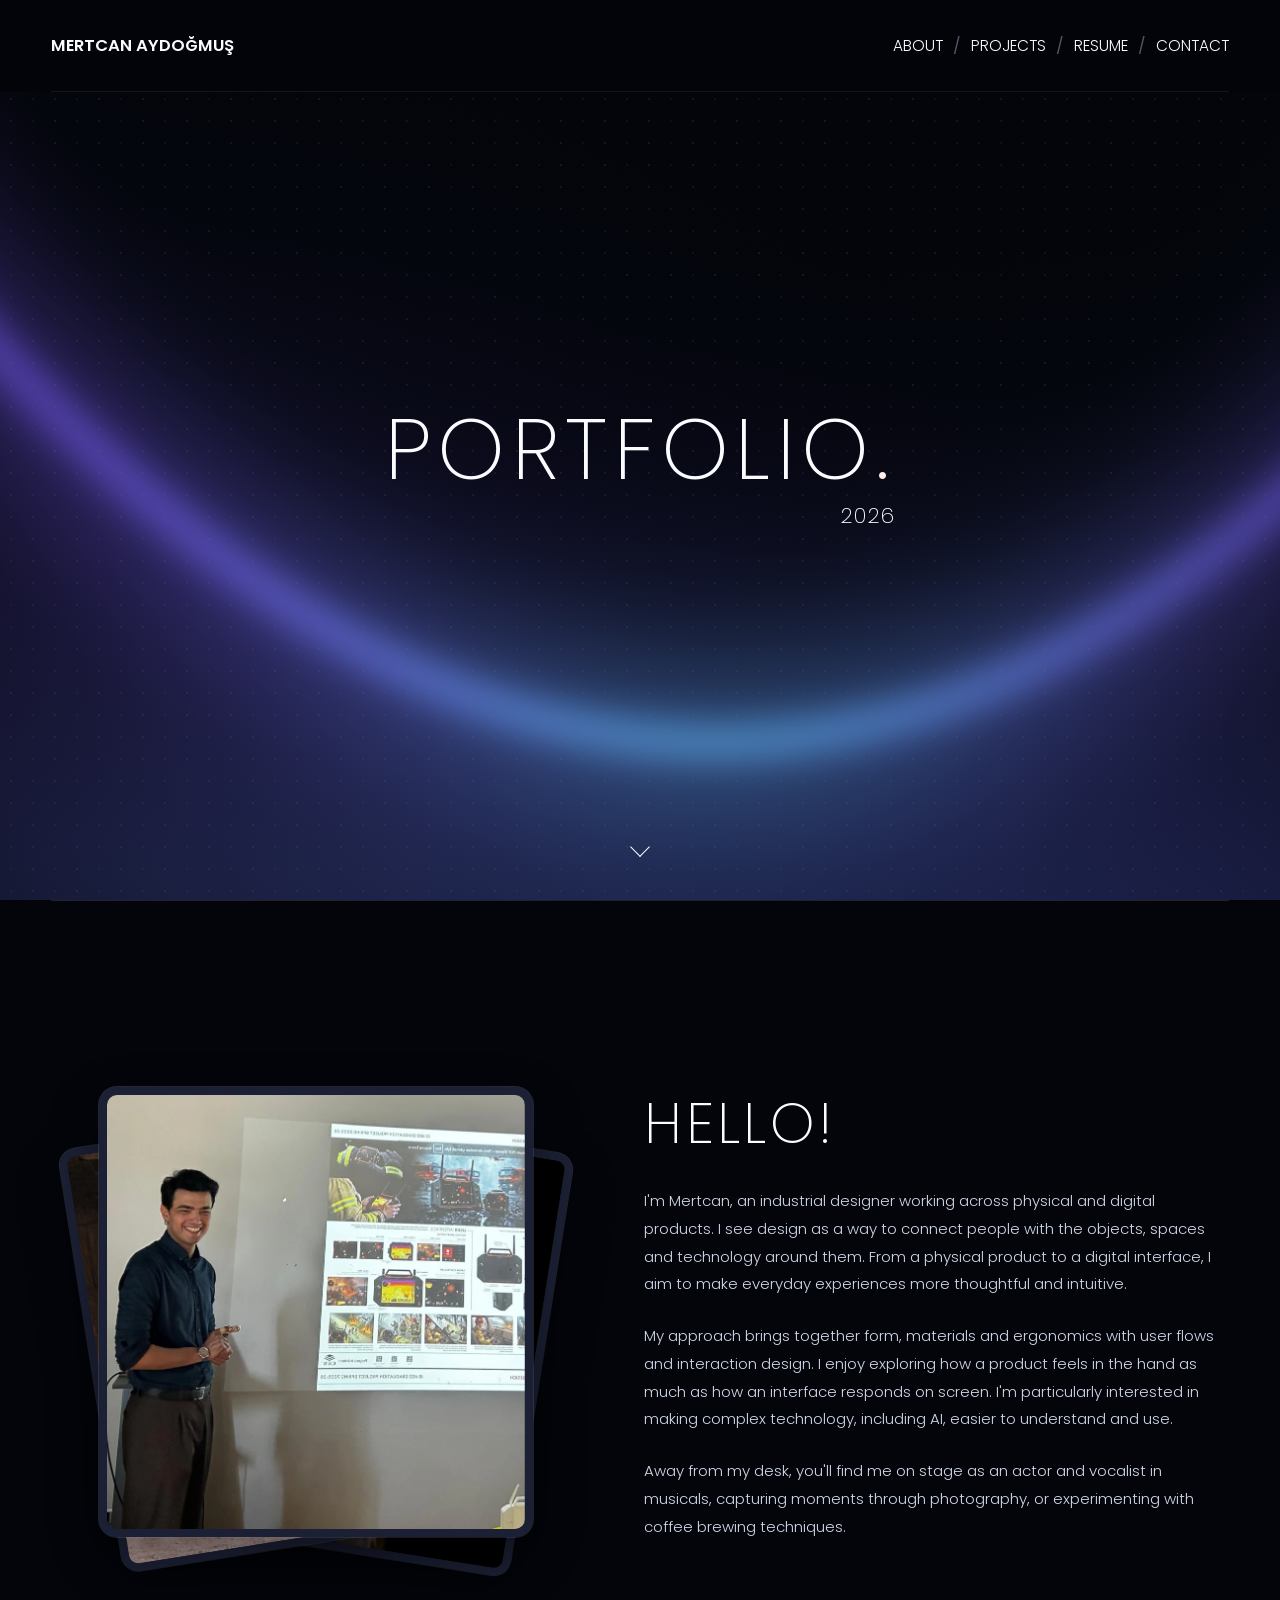
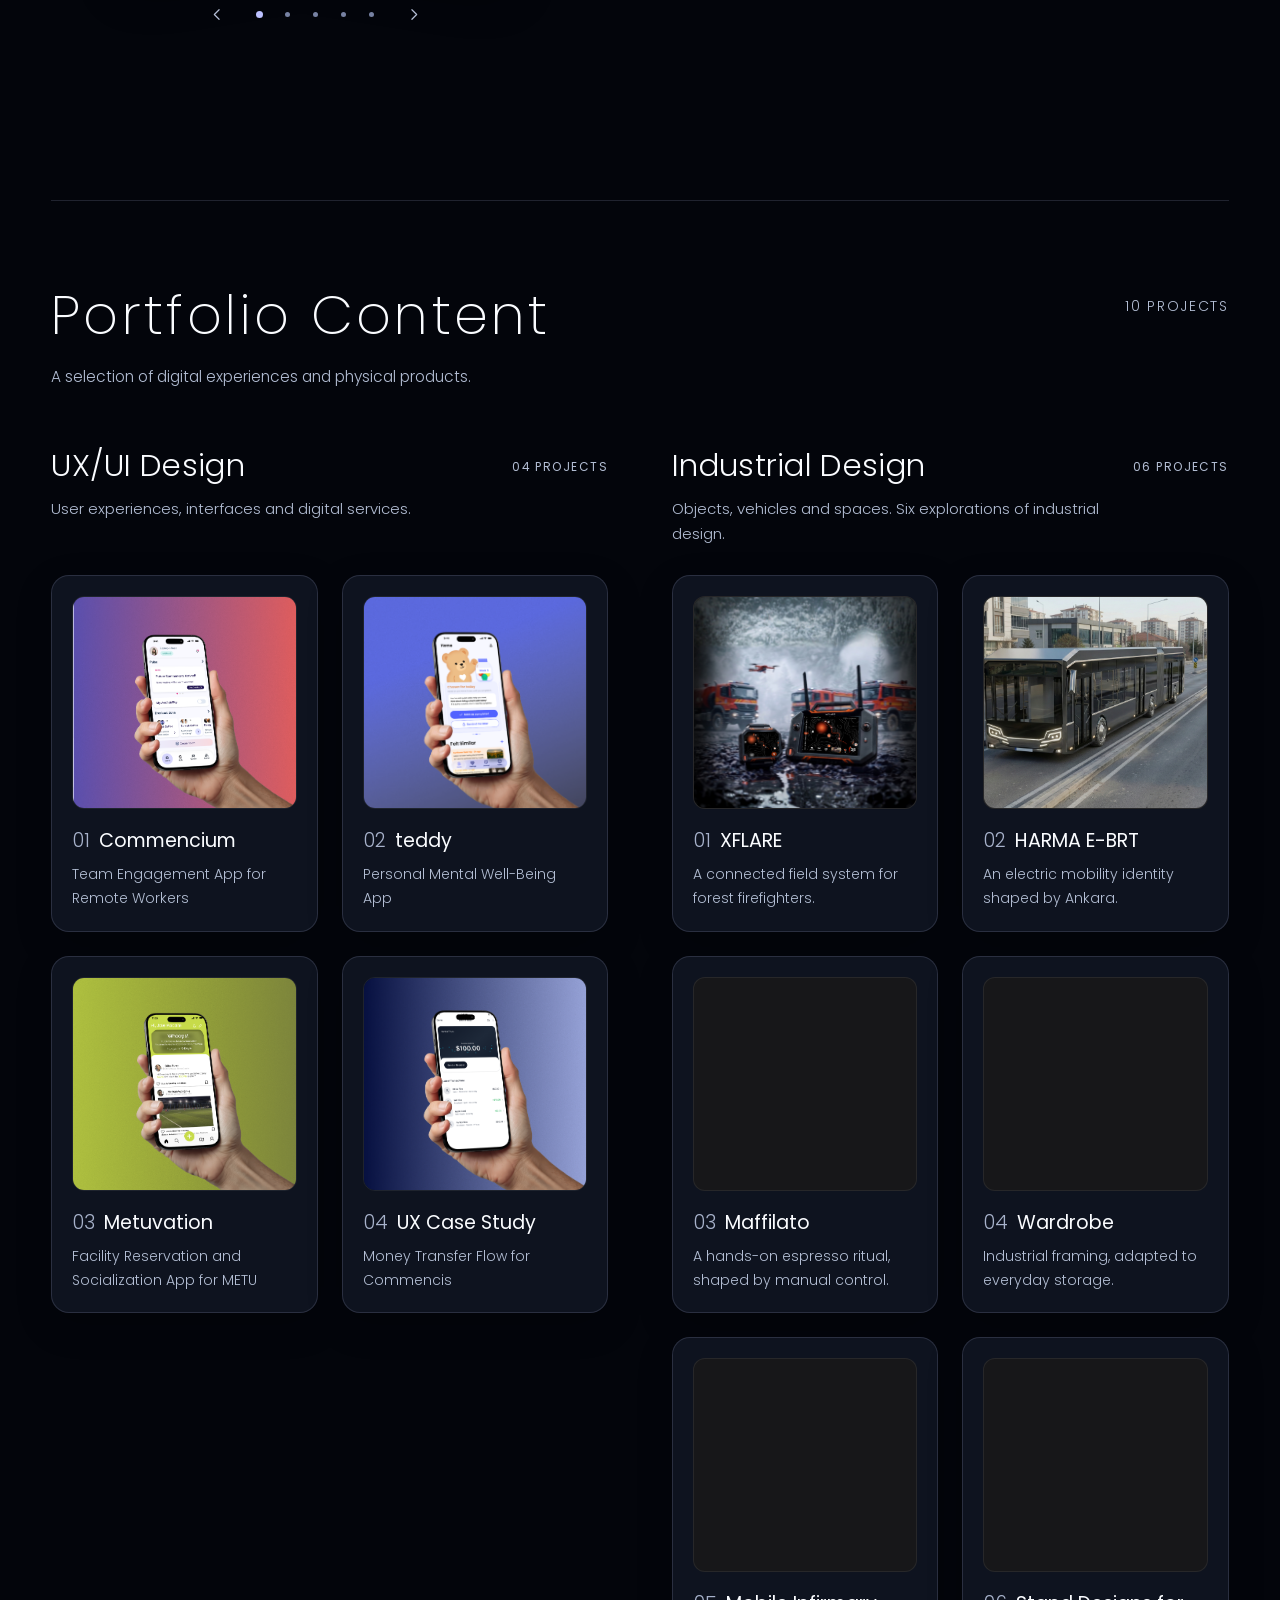
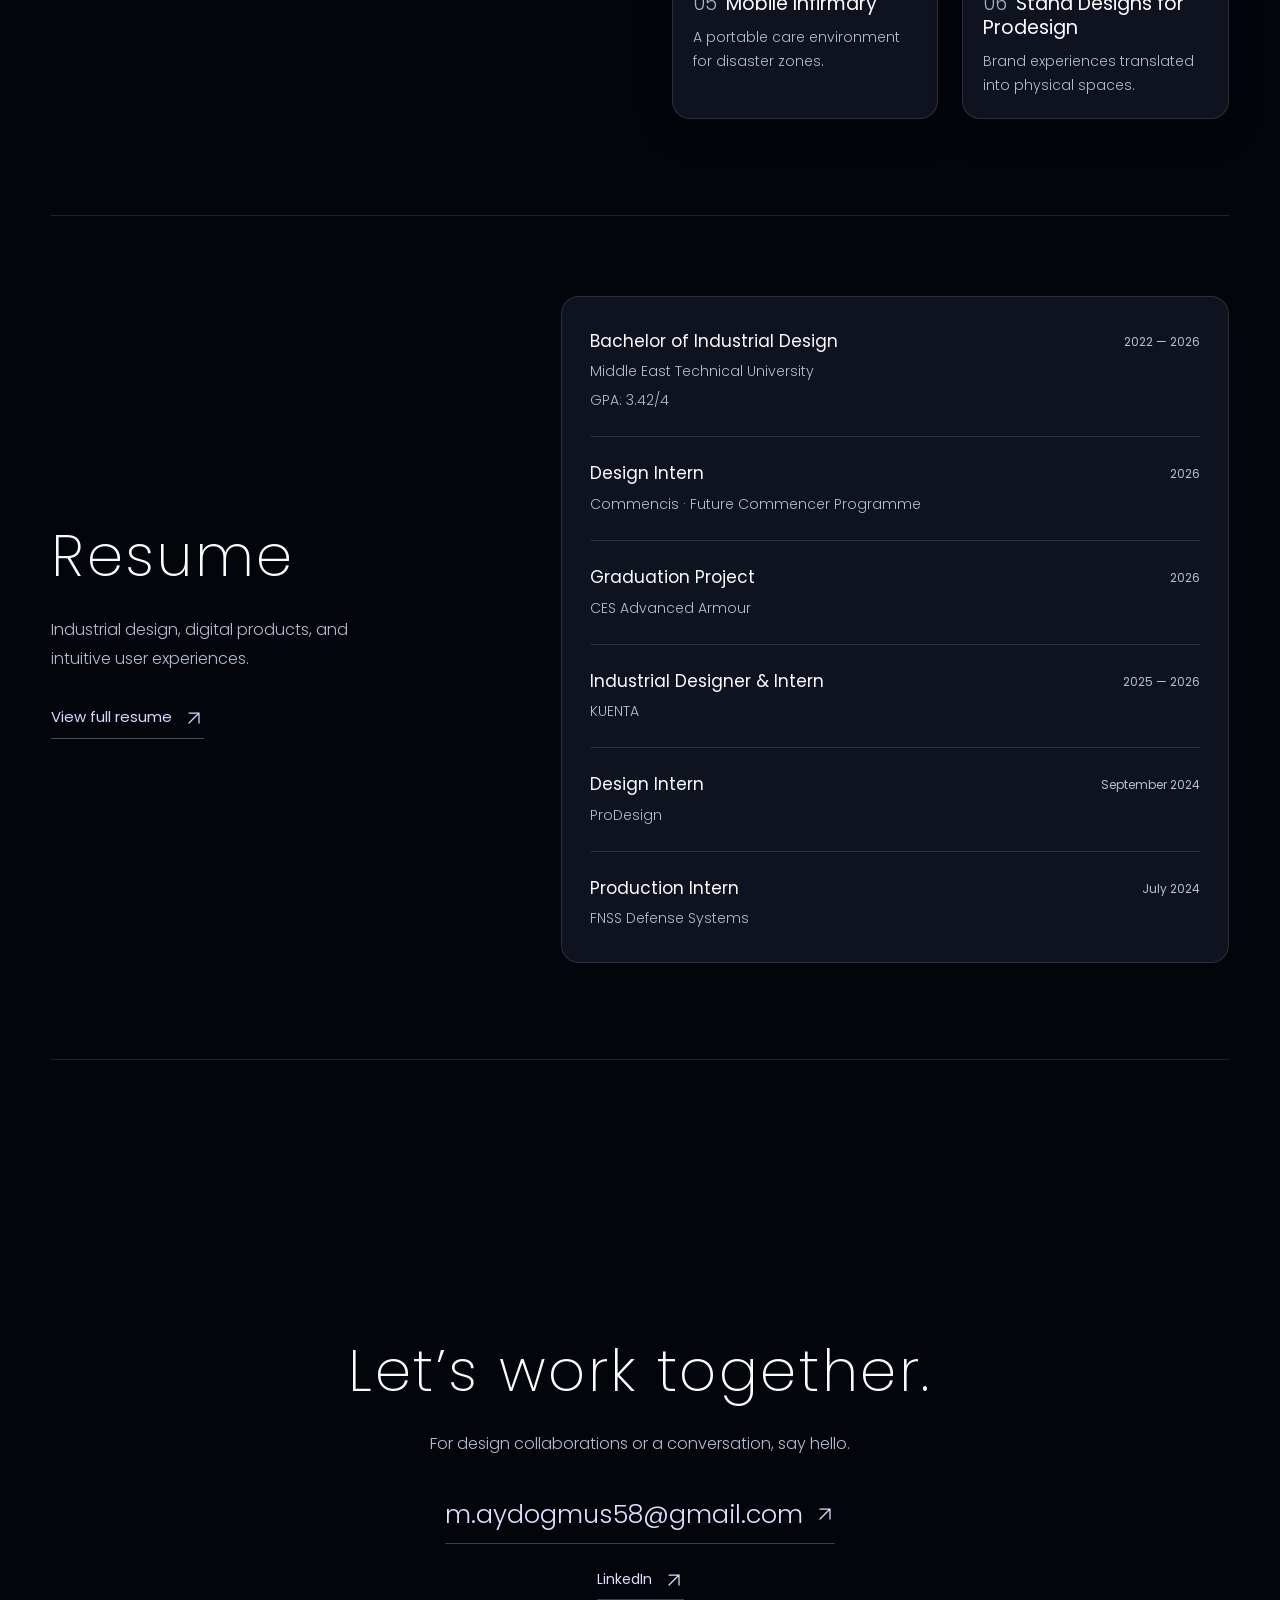
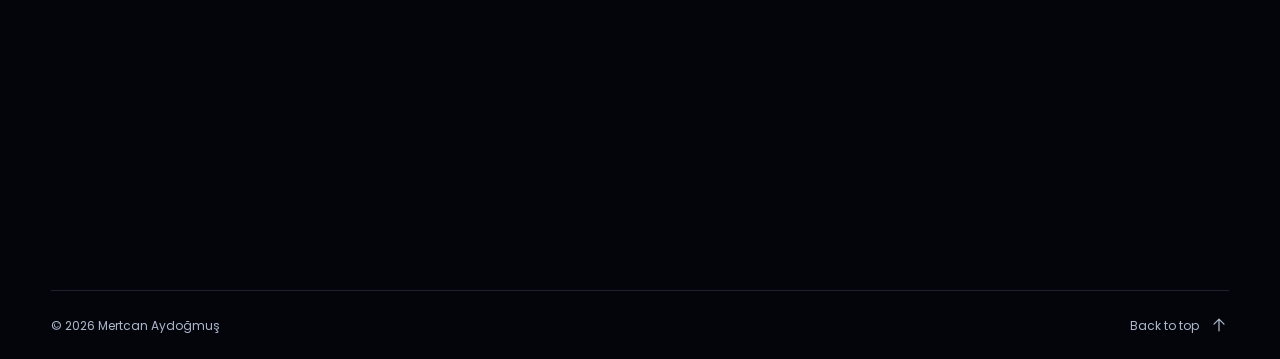
<file: index.html>
<!doctype html>
<html lang="en">
<head>
<meta charset="UTF-8">
<meta name="viewport" content="width=device-width,initial-scale=1">
<meta name="description" content="Mertcan Aydoğmuş — Portfolio. Industrial design and digital product portfolio.">
<title>Portfolio — Mertcan Aydoğmuş</title>
<link rel="preload" href="assets/poppins-200.ttf" as="font" type="font/ttf" crossorigin>
<link rel="stylesheet" href="styles.css">
<link rel="stylesheet" href="portfolio-theme.css">
<script>
if (document.fonts) {
  document.documentElement.classList.add('hero-font-loading');
  document.fonts.load('200 48px Poppins').then(
    () => document.documentElement.classList.remove('hero-font-loading'),
    () => document.documentElement.classList.remove('hero-font-loading')
  );
}
</script>
<script src="script.js" defer></script>
<script src="home-background.js" defer></script>
<script src="about-gallery.js" defer></script>
<link rel="stylesheet" href="general-portfolio.css">

<link rel="icon" href="favicon.ico" sizes="16x16 32x32">
<link rel="icon" type="image/png" sizes="32x32" href="assets/favicon-32.png">
<link rel="apple-touch-icon" sizes="180x180" href="assets/apple-touch-icon.png">
</head>
<body class="home dark portfolio-shell">
<div class="ambient" aria-hidden="true"></div>
<a class="skip-link" href="#main">Skip to content</a>
<header class="site-header">
  <a class="wordmark" href="#home">MERTCAN AYDOĞMUŞ</a>
  <nav aria-label="Main navigation"><a href="#about">About</a><span aria-hidden="true">/</span><a href="#projects">Projects</a><span aria-hidden="true">/</span><a href="resume.html">Resume</a><span aria-hidden="true">/</span><a href="mailto:m.aydogmus58@gmail.com" data-contact>Contact</a></nav>
</header>
<main id="main" class="home-flow">
  <section id="home" class="landing" aria-labelledby="portfolio-title">
    <div class="hero-title"><h1 id="portfolio-title">PORTFOLIO<span>.</span></h1><p class="hero-year">2026</p></div>
    <a class="explore-link" href="#about" aria-label="Scroll to About"><span aria-hidden="true">⌄</span></a>
  </section>
  <section id="about" class="about-story home-about wrap" aria-labelledby="hello-title">
  <section class="about-gallery" aria-label="Personal photographs" aria-roledescription="carousel">
    <div class="about-photo-frame" tabindex="0" aria-label="Photo gallery">
        <figure class="about-slide is-active" role="group" aria-roledescription="slide" aria-label="1 of 5" aria-hidden="false">
          <img class="about-photo" src="assets/about/presentation.webp" width="1147" height="877" alt="Mertcan presenting his XFLARE industrial design graduation project" decoding="async">
        </figure>
        <figure class="about-slide is-behind-left" role="group" aria-roledescription="slide" aria-label="2 of 5" aria-hidden="true">
          <img class="about-photo" src="assets/about/photography.webp" width="1600" height="1066" alt="Mertcan taking a photograph in a historic stone building, with a cat beside him" decoding="async">
        </figure>
        <figure class="about-slide is-behind-right" role="group" aria-roledescription="slide" aria-label="3 of 5" aria-hidden="true">
          <img class="about-photo" src="assets/about/musical.webp" width="1066" height="1600" alt="Mertcan performing in a musical on stage" decoding="async">
        </figure>
        <figure class="about-slide" role="group" aria-roledescription="slide" aria-label="4 of 5" aria-hidden="true">
          <img class="about-photo" src="assets/about/rehearsal.webp" width="1357" height="1063" alt="Mertcan rehearsing a musical with fellow performers" decoding="async">
        </figure>
        <figure class="about-slide" role="group" aria-roledescription="slide" aria-label="5 of 5" aria-hidden="true">
          <img class="about-photo" src="assets/about/backstage.webp" width="1200" height="1315" alt="Mertcan backstage in costume before a musical performance" decoding="async">
        </figure>
    </div>
    <div class="about-gallery-controls" hidden>
      <button class="gallery-arrow" type="button" data-gallery-previous aria-label="Previous photo">
        <svg viewBox="0 0 24 24" fill="none" stroke="currentColor" stroke-width="1.5" stroke-linecap="round" stroke-linejoin="round" aria-hidden="true"><path d="m14 6-6 6 6 6"/></svg>
      </button>
      <div class="gallery-dots" aria-label="Choose a photo">
        <button type="button" class="gallery-dot is-active" data-gallery-index="0" aria-label="Photo 1: Mertcan presenting his XFLARE industrial design graduation project" aria-current="true"><span></span></button>
        <button type="button" class="gallery-dot" data-gallery-index="1" aria-label="Photo 2: Mertcan taking a photograph in a historic stone building, with a cat beside him"><span></span></button>
        <button type="button" class="gallery-dot" data-gallery-index="2" aria-label="Photo 3: Mertcan performing in a musical on stage"><span></span></button>
        <button type="button" class="gallery-dot" data-gallery-index="3" aria-label="Photo 4: Mertcan rehearsing a musical with fellow performers"><span></span></button>
        <button type="button" class="gallery-dot" data-gallery-index="4" aria-label="Photo 5: Mertcan backstage in costume before a musical performance"><span></span></button>
      </div>
      <button class="gallery-arrow" type="button" data-gallery-next aria-label="Next photo">
        <svg viewBox="0 0 24 24" fill="none" stroke="currentColor" stroke-width="1.5" stroke-linecap="round" stroke-linejoin="round" aria-hidden="true"><path d="m10 6 6 6-6 6"/></svg>
      </button>
    </div>
    <p class="visually-hidden" data-gallery-status role="status" aria-live="polite"></p>
  </section>
  <section class="about-copy" aria-labelledby="hello-title">
    <h2 id="hello-title">HELLO!</h2>
    <p>I'm Mertcan, an industrial designer working across physical and digital products. I see design as a way to connect people with the objects, spaces and technology around them. From a physical product to a digital interface, I aim to make everyday experiences more thoughtful and intuitive.</p>
    <p>My approach brings together form, materials and ergonomics with user flows and interaction design. I enjoy exploring how a product feels in the hand as much as how an interface responds on screen. I'm particularly interested in making complex technology, including AI, easier to understand and use.</p>
    <p>Away from my desk, you'll find me on stage as an actor and vocalist in musicals, capturing moments through photography, or experimenting with coffee brewing techniques.</p>
  </section>

  </section>
  <section id="projects" class="projects-main home-projects wrap" aria-labelledby="projects-title"><div class="projects-intro"><div><h2 id="projects-title">Portfolio Content</h2><p>A selection of digital experiences and physical products.</p></div><span>10 PROJECTS</span></div>
    <div class="project-columns">
    <section id="digital-products" class="project-category digital-products" aria-labelledby="digital-products-title">
      <div class="category-heading"><div><h3 id="digital-products-title">UX/UI Design</h3><p>User experiences, interfaces and digital services.</p></div><span>04 PROJECTS</span></div>
      <div class="project-grid"><article class="project-card"><a href="commencium.html"><div class="card-image"><img src="assets/card-commencium.png" alt="Commencium app mockup" class="" loading="lazy" decoding="async"></div><div class="card-copy"><h4><span>01</span> Commencium</h4><p>Team Engagement App for Remote Workers</p></div></a></article><article class="project-card"><a href="teddy.html"><div class="card-image"><img src="assets/card-teddy.png" alt="teddy app mockup" class="" loading="lazy" decoding="async"></div><div class="card-copy"><h4><span>02</span> teddy</h4><p>Personal Mental Well-Being App</p></div></a></article><article class="project-card"><a href="metuvation.html"><div class="card-image"><img src="assets/card-metuvation.png" alt="Metuvation app mockup" class="" loading="lazy" decoding="async"></div><div class="card-copy"><h4><span>03</span> Metuvation</h4><p>Facility Reservation and Socialization App for METU</p></div></a></article><article class="project-card"><a href="fintech.html"><div class="card-image"><img src="assets/card-fintech.png" alt="UX Case Study app mockup" class="" loading="lazy" decoding="async"></div><div class="card-copy"><h4><span>04</span> UX Case Study</h4><p>Money Transfer Flow for Commencis</p></div></a></article></div>
    </section>
    <section id="physical-products" class="project-category physical-products" aria-labelledby="physical-products-title">
      <div class="category-heading"><div><h3 id="physical-products-title">Industrial Design</h3><p>Objects, vehicles and spaces. Six explorations of industrial design.</p></div><span>06 PROJECTS</span></div>
      <div class="project-grid"><article class="project-card"><a href="xflare.html"><div class="card-image"><img src="assets/physical/visual-02-00.webp" alt="XFLARE" loading="lazy" decoding="async"></div><div class="card-copy"><h4><span>01</span> XFLARE</h4><p>A connected field system for forest firefighters.</p></div></a></article><article class="project-card"><a href="harma.html"><div class="card-image"><img src="assets/physical/visual-19-02.webp" alt="HARMA E-BRT" loading="lazy" decoding="async"></div><div class="card-copy"><h4><span>02</span> HARMA E-BRT</h4><p>An electric mobility identity shaped by Ankara.</p></div></a></article><article class="project-card espresso-card"><a href="espresso.html"><div class="card-image"><img src="assets/physical/espresso/hero-cover.png" alt="Maffilato manual espresso machine" loading="lazy" decoding="async" width="1920" height="1080"></div><div class="card-copy"><h4><span>03</span> Maffilato</h4><p>A hands-on espresso ritual, shaped by manual control.</p></div></a></article><article class="project-card sigma-card"><a href="sigma-wardrobe.html"><div class="card-image"><img src="assets/physical/sigma/source-75.jpg" alt="Wardrobe with an aluminium profile frame and timber panels" loading="lazy" decoding="async" width="5990" height="3369"></div><div class="card-copy"><h4><span>04</span> Wardrobe</h4><p>Industrial framing, adapted to everyday storage.</p></div></a></article><article class="project-card"><a href="mobile-infirmary.html"><div class="card-image"><img src="assets/physical/visual-24-00.webp" alt="Mobile Infirmary" loading="lazy" decoding="async"></div><div class="card-copy"><h4><span>05</span> Mobile Infirmary</h4><p>A portable care environment for disaster zones.</p></div></a></article><article class="project-card"><a href="prodesign.html"><div class="card-image"><img src="assets/physical/visual-39-00.webp" alt="Stand Designs for Prodesign" loading="lazy" decoding="async"></div><div class="card-copy"><h4><span>06</span> Stand Designs for Prodesign</h4><p>Brand experiences translated into physical spaces.</p></div></a></article></div>
    </section>
    </div>
  </section>
  <section id="resume" class="home-resume wrap" aria-labelledby="resume-title">
    <div class="resume-summary-intro">
      <h2 id="resume-title">Resume</h2>
      <p>Industrial design, digital products, and intuitive user experiences.</p>
      <a class="text-action" href="resume.html">View full resume <svg viewBox="0 0 24 24" fill="none" stroke="currentColor" stroke-width="1.5" stroke-linecap="round" stroke-linejoin="round" aria-hidden="true"><path d="M6 18 18 6M6 6h12v12"/></svg></a>
    </div>
    <div class="resume-summary-list">
      <article class="resume-summary-row"><div><h3>Bachelor of Industrial Design</h3><p>Middle East Technical University</p><p>GPA: 3.42/4</p></div><span>2022 — 2026</span></article>
      <article class="resume-summary-row"><div><h3>Design Intern</h3><p>Commencis · Future Commencer Programme</p></div><span>2026</span></article>
      <article class="resume-summary-row"><div><h3>Graduation Project</h3><p>CES Advanced Armour</p></div><span>2026</span></article>
      <article class="resume-summary-row"><div><h3>Industrial Designer &amp; Intern</h3><p>KUENTA</p></div><span>2025 — 2026</span></article>
      <article class="resume-summary-row"><div><h3>Design Intern</h3><p>ProDesign</p></div><span>September 2024</span></article>
      <article class="resume-summary-row"><div><h3>Production Intern</h3><p>FNSS Defense Systems</p></div><span>July 2024</span></article>
    </div>
  </section>
  <section id="contact" class="home-contact wrap" aria-labelledby="contact-title">
    <h2 id="contact-title">Let’s work together.</h2>
    <p>For design collaborations or a conversation, say hello.</p>
    <div class="contact-links">
      <a class="contact-email" href="mailto:m.aydogmus58@gmail.com" data-contact>m.aydogmus58@gmail.com <svg viewBox="0 0 24 24" fill="none" stroke="currentColor" stroke-width="1.5" stroke-linecap="round" stroke-linejoin="round" aria-hidden="true"><path d="M6 18 18 6M6 6h12v12"/></svg></a>
      <a class="contact-linkedin" href="https://www.linkedin.com/in/mertcan-aydogmus" target="_blank" rel="noopener noreferrer">LinkedIn <svg viewBox="0 0 24 24" fill="none" stroke="currentColor" stroke-width="1.5" stroke-linecap="round" stroke-linejoin="round" aria-hidden="true"><path d="M6 18 18 6M6 6h12v12"/></svg></a>
    </div>
  </section>
</main>
<footer class="home-footer wrap"><p>© 2026 Mertcan Aydoğmuş</p><a href="#home">Back to top <svg viewBox="0 0 24 24" fill="none" stroke="currentColor" stroke-width="1.5" stroke-linecap="round" stroke-linejoin="round" aria-hidden="true"><path d="M12 19V5m-6 6 6-6 6 6"/></svg></a></footer>
</body>
</html>
</file>
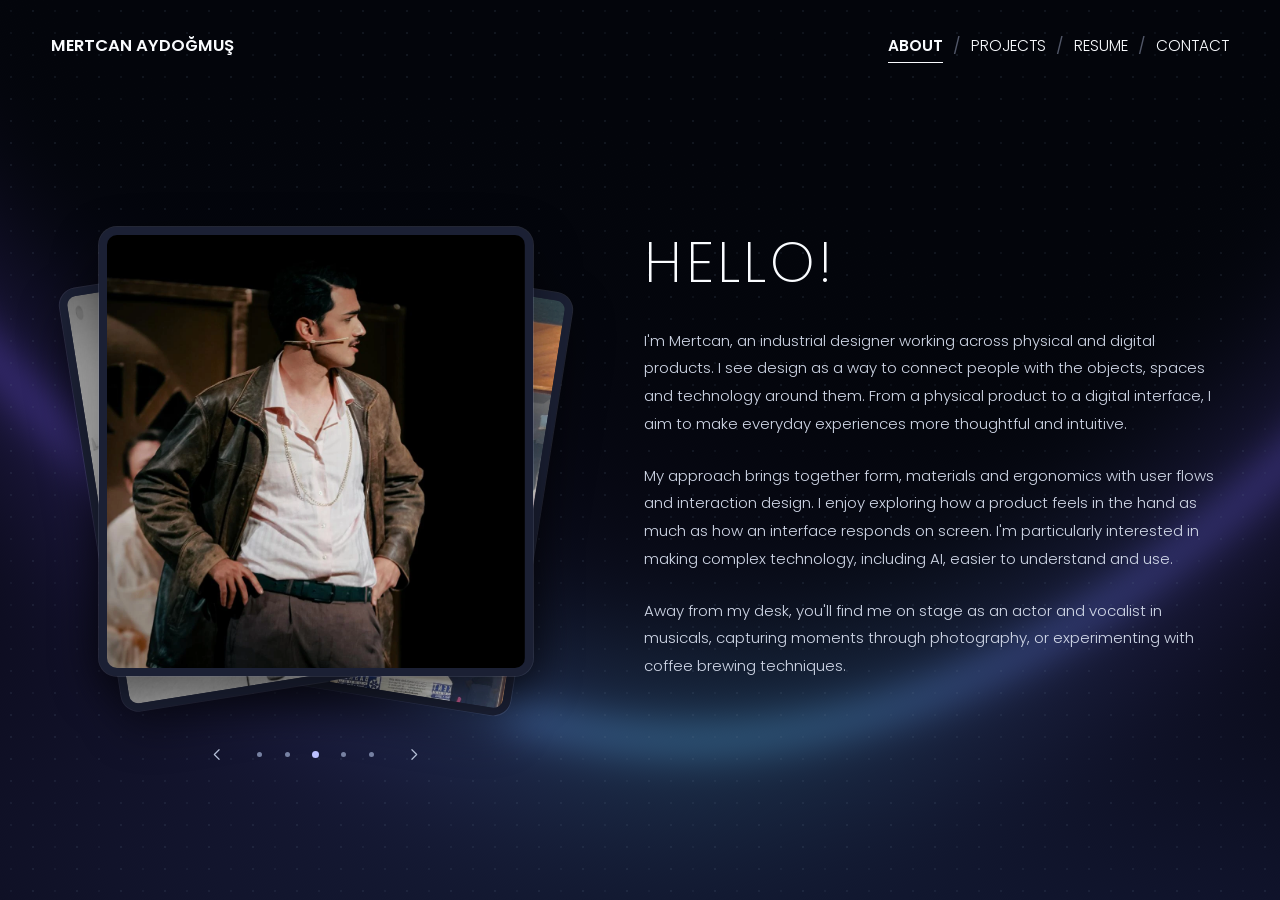
<file: about.html>
<!doctype html>
<html lang="en">
<head>
<meta charset="UTF-8">
<meta name="viewport" content="width=device-width,initial-scale=1">
<meta name="description" content="Meet Mertcan Aydoğmuş — industrial designer exploring UX/UI, human-AI interaction, and life beyond the design desk.">
<title>About — Mertcan Aydoğmuş</title>
<link rel="preload" href="assets/poppins-200.ttf" as="font" type="font/ttf" crossorigin>
<link rel="stylesheet" href="styles.css">
<link rel="stylesheet" href="portfolio-theme.css">
<script src="script.js" defer></script>
<script src="home-background.js" defer></script>
<script src="about-gallery.js" defer></script>

<link rel="icon" href="favicon.ico" sizes="16x16 32x32">
<link rel="icon" type="image/png" sizes="32x32" href="assets/favicon-32.png">
<link rel="apple-touch-icon" sizes="180x180" href="assets/apple-touch-icon.png">
</head>
<body class="about portfolio-shell"><div class="ambient" data-portfolio-background aria-hidden="true"></div>
<a class="skip-link" href="#main">Skip to content</a>
<header class="site-header">
  <a class="wordmark" href="index.html">MERTCAN AYDOĞMUŞ</a>
  <nav aria-label="Main navigation"><a href="about.html" aria-current="page">About</a><span aria-hidden="true">/</span><a href="projects.html">Projects</a><span aria-hidden="true">/</span><a href="resume.html">Resume</a><span aria-hidden="true">/</span><a href="mailto:m.aydogmus58@gmail.com">Contact</a></nav>
</header>
<main id="main" class="about-story wrap">
  <section class="about-gallery" aria-label="Personal photographs" aria-roledescription="carousel">
    <div class="about-photo-frame" tabindex="0" aria-label="Photo gallery">
        <figure class="about-slide is-active" role="group" aria-roledescription="slide" aria-label="1 of 5" aria-hidden="false">
          <img class="about-photo" src="assets/about/presentation.webp" width="1147" height="877" alt="Mertcan presenting his XFLARE industrial design graduation project" decoding="async" fetchpriority="high">
        </figure>
        <figure class="about-slide is-behind-left" role="group" aria-roledescription="slide" aria-label="2 of 5" aria-hidden="true">
          <img class="about-photo" src="assets/about/photography.webp" width="1600" height="1066" alt="Mertcan taking a photograph in a historic stone building, with a cat beside him" decoding="async">
        </figure>
        <figure class="about-slide is-behind-right" role="group" aria-roledescription="slide" aria-label="3 of 5" aria-hidden="true">
          <img class="about-photo" src="assets/about/musical.webp" width="1066" height="1600" alt="Mertcan performing in a musical on stage" decoding="async">
        </figure>
        <figure class="about-slide" role="group" aria-roledescription="slide" aria-label="4 of 5" aria-hidden="true">
          <img class="about-photo" src="assets/about/rehearsal.webp" width="1357" height="1063" alt="Mertcan rehearsing a musical with fellow performers" decoding="async">
        </figure>
        <figure class="about-slide" role="group" aria-roledescription="slide" aria-label="5 of 5" aria-hidden="true">
          <img class="about-photo" src="assets/about/backstage.webp" width="1200" height="1315" alt="Mertcan backstage in costume before a musical performance" decoding="async">
        </figure>
    </div>
    <div class="about-gallery-controls" hidden>
      <button class="gallery-arrow" type="button" data-gallery-previous aria-label="Previous photo">
        <svg viewBox="0 0 24 24" fill="none" stroke="currentColor" stroke-width="1.5" stroke-linecap="round" stroke-linejoin="round" aria-hidden="true"><path d="m14 6-6 6 6 6"/></svg>
      </button>
      <div class="gallery-dots" aria-label="Choose a photo">
        <button type="button" class="gallery-dot is-active" data-gallery-index="0" aria-label="Photo 1: Mertcan presenting his XFLARE industrial design graduation project" aria-current="true"><span></span></button>
        <button type="button" class="gallery-dot" data-gallery-index="1" aria-label="Photo 2: Mertcan taking a photograph in a historic stone building, with a cat beside him"><span></span></button>
        <button type="button" class="gallery-dot" data-gallery-index="2" aria-label="Photo 3: Mertcan performing in a musical on stage"><span></span></button>
        <button type="button" class="gallery-dot" data-gallery-index="3" aria-label="Photo 4: Mertcan rehearsing a musical with fellow performers"><span></span></button>
        <button type="button" class="gallery-dot" data-gallery-index="4" aria-label="Photo 5: Mertcan backstage in costume before a musical performance"><span></span></button>
      </div>
      <button class="gallery-arrow" type="button" data-gallery-next aria-label="Next photo">
        <svg viewBox="0 0 24 24" fill="none" stroke="currentColor" stroke-width="1.5" stroke-linecap="round" stroke-linejoin="round" aria-hidden="true"><path d="m10 6 6 6-6 6"/></svg>
      </button>
    </div>
    <p class="visually-hidden" data-gallery-status role="status" aria-live="polite"></p>
  </section>
  <section class="about-copy" aria-labelledby="hello-title">
    <h1 id="hello-title">HELLO!</h1>
    <p>I'm Mertcan, an industrial designer working across physical and digital products. I see design as a way to connect people with the objects, spaces and technology around them. From a physical product to a digital interface, I aim to make everyday experiences more thoughtful and intuitive.</p>
    <p>My approach brings together form, materials and ergonomics with user flows and interaction design. I enjoy exploring how a product feels in the hand as much as how an interface responds on screen. I'm particularly interested in making complex technology, including AI, easier to understand and use.</p>
    <p>Away from my desk, you'll find me on stage as an actor and vocalist in musicals, capturing moments through photography, or experimenting with coffee brewing techniques.</p>
  </section>
</main>
</body>
</html>
</file>
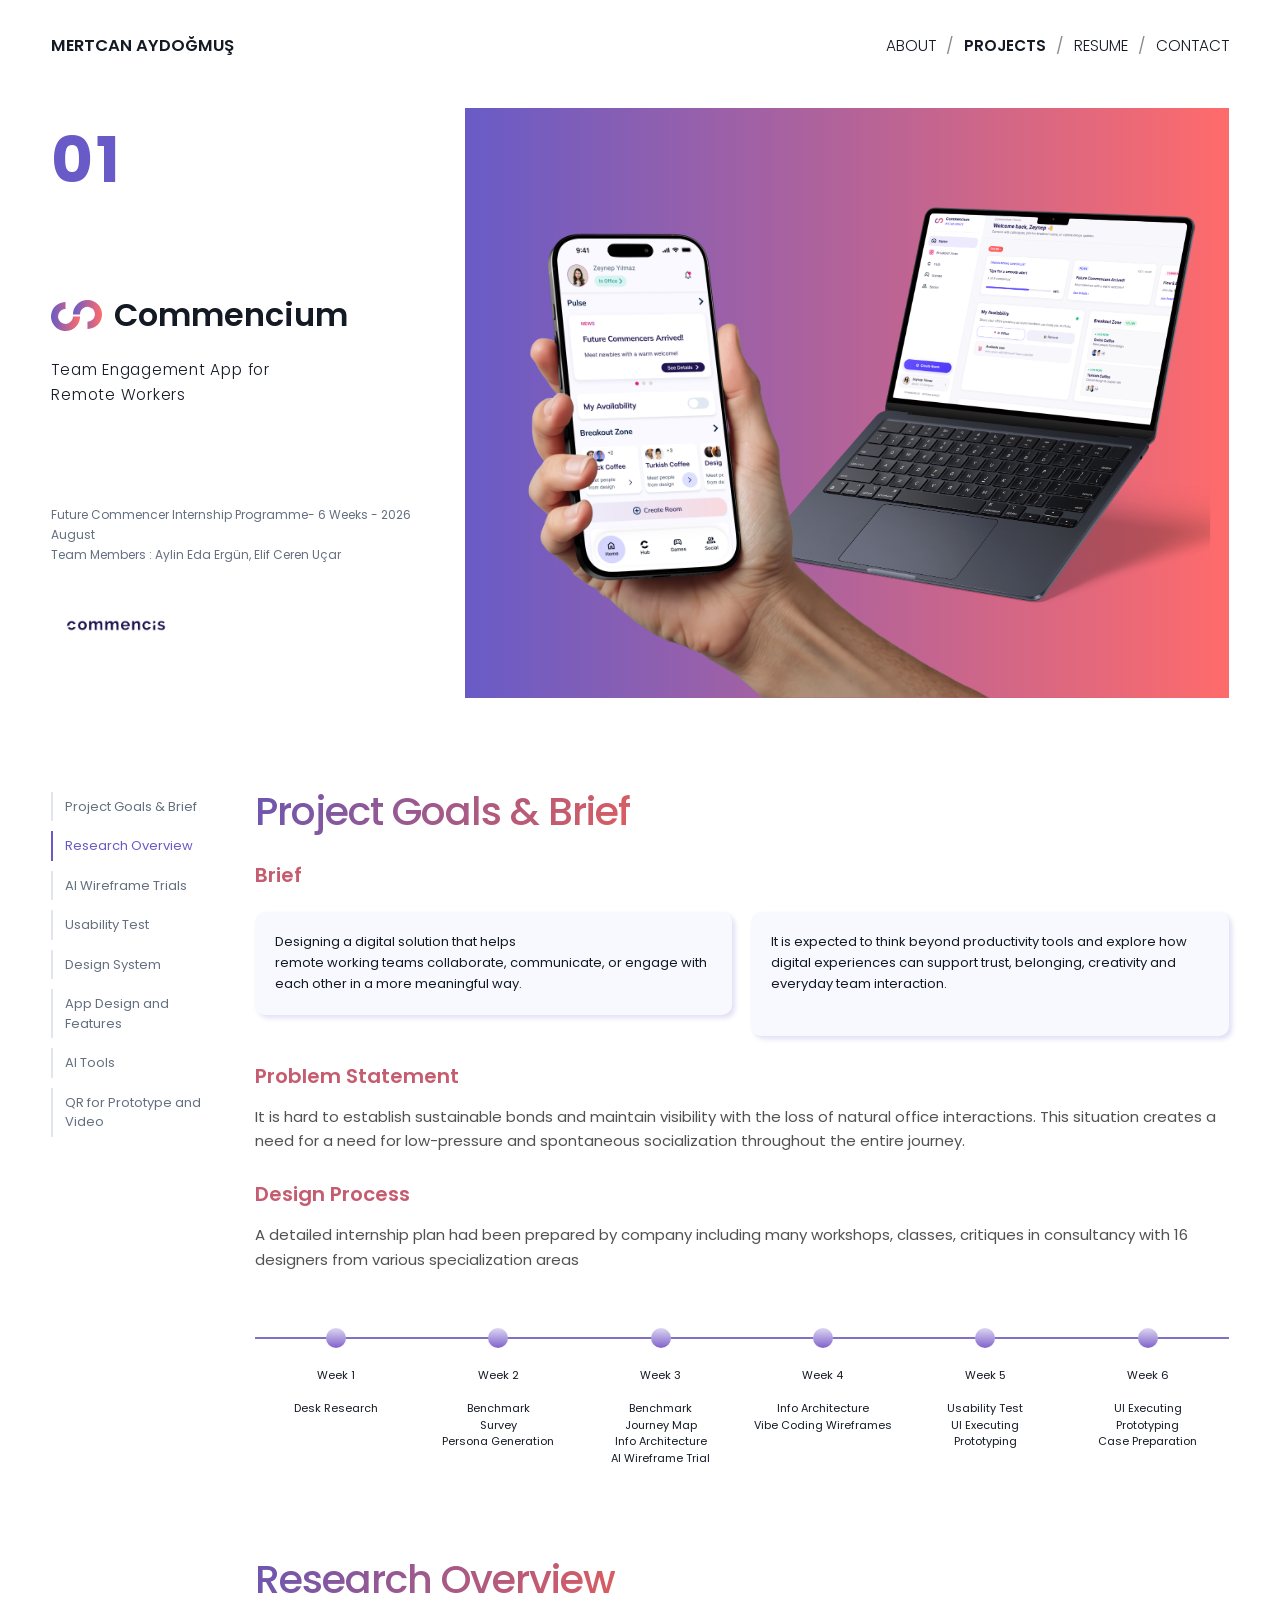
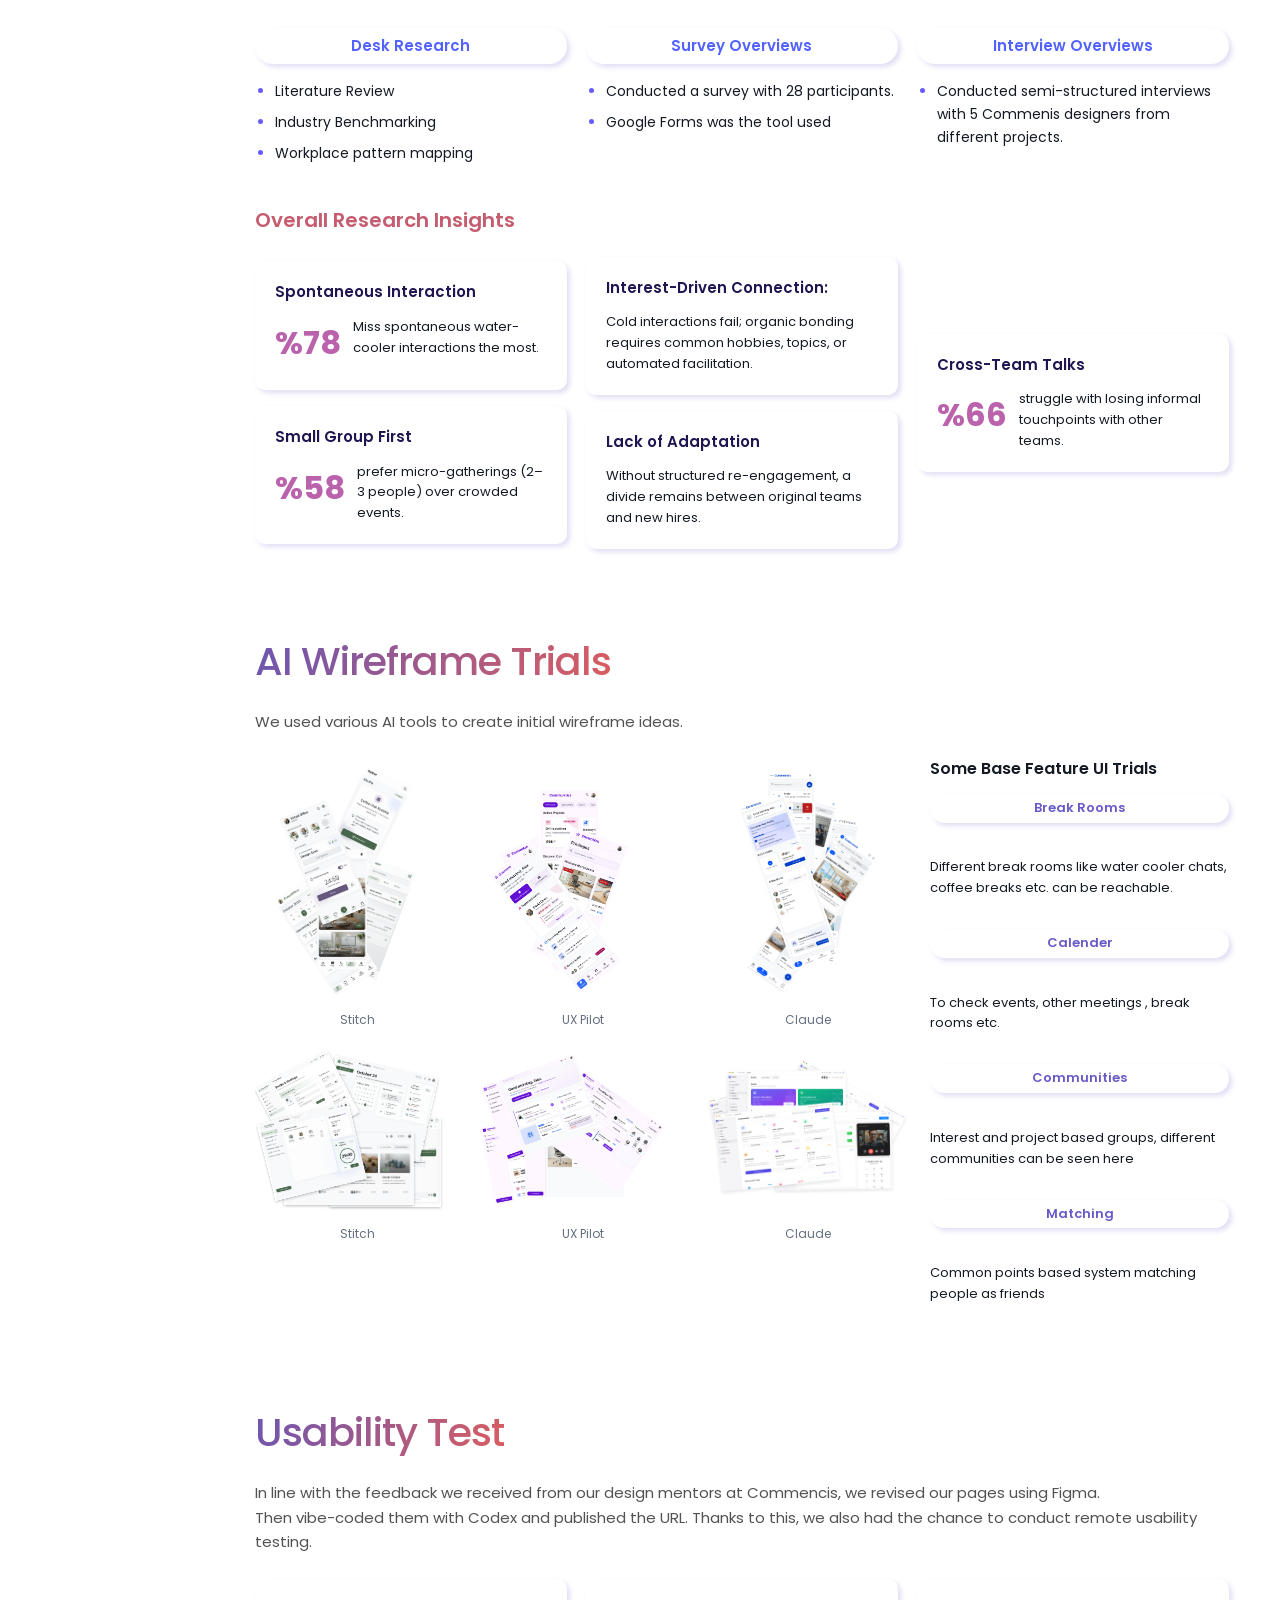
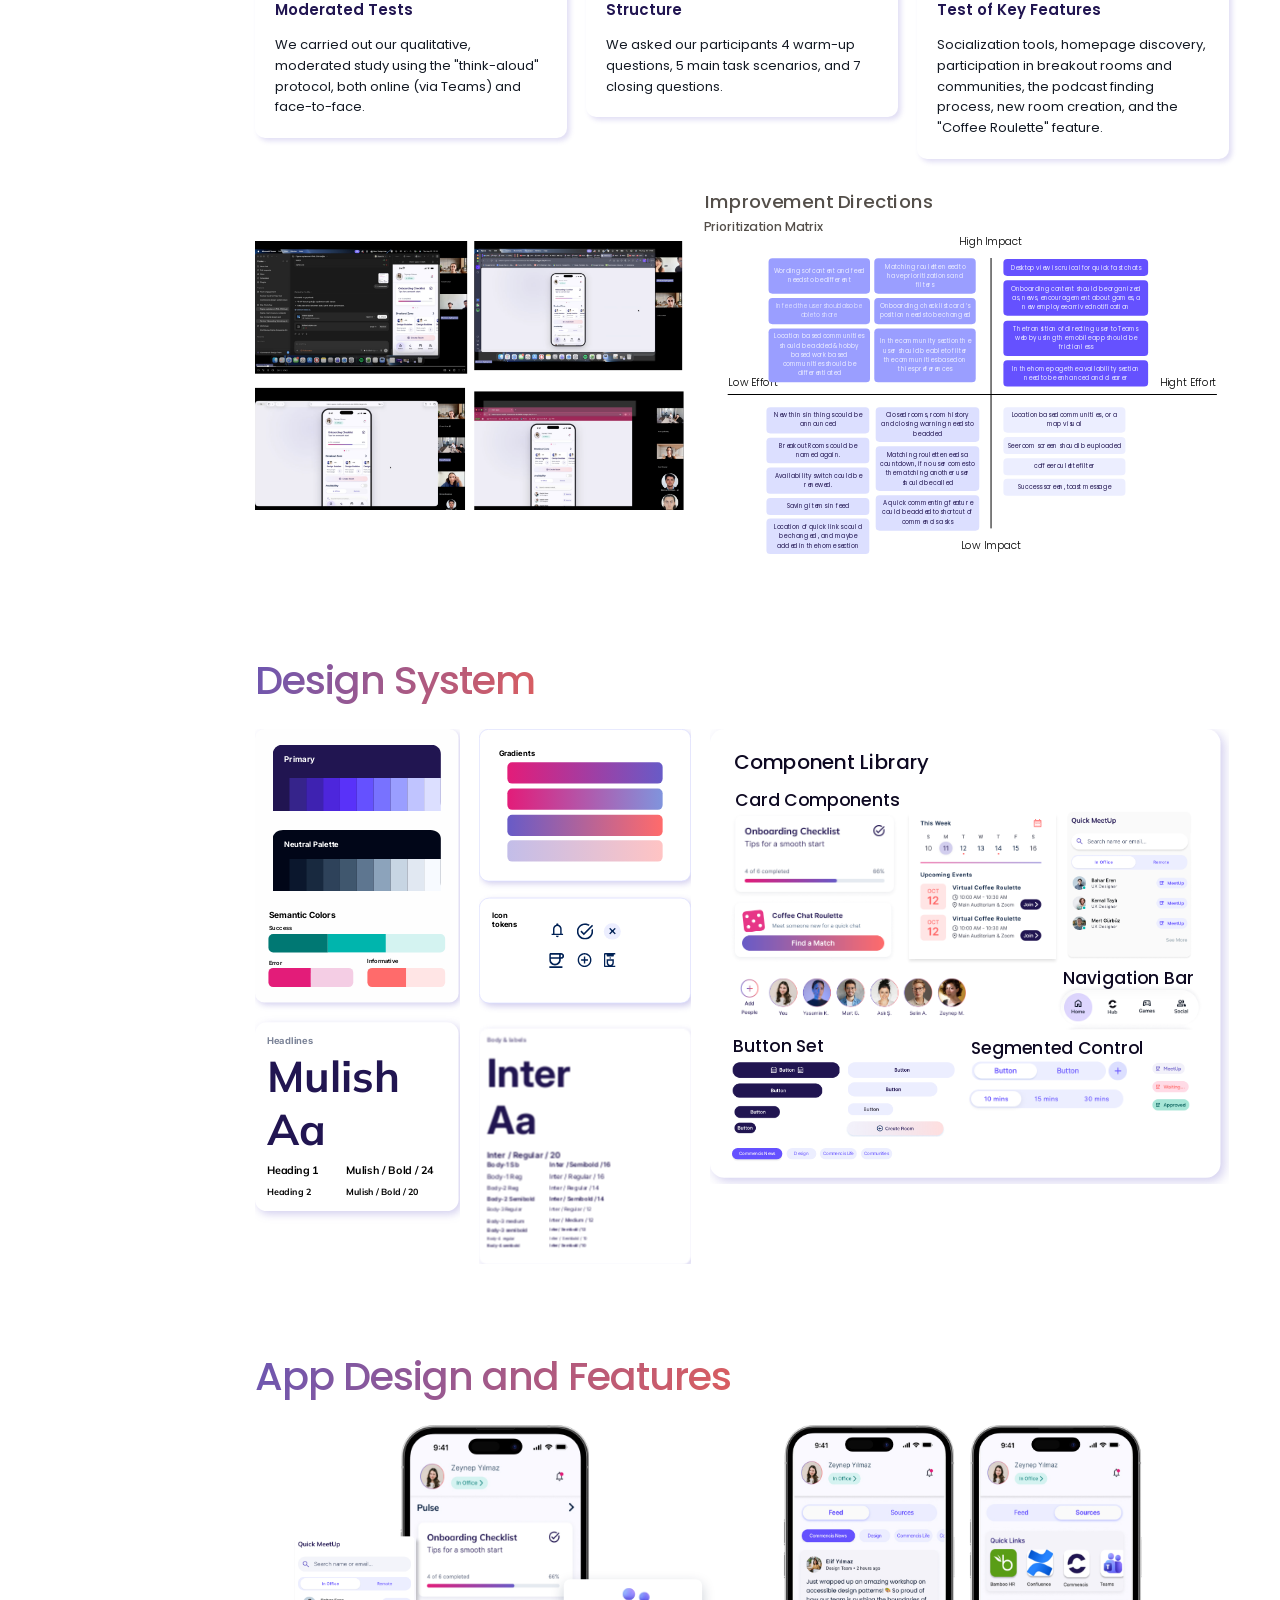
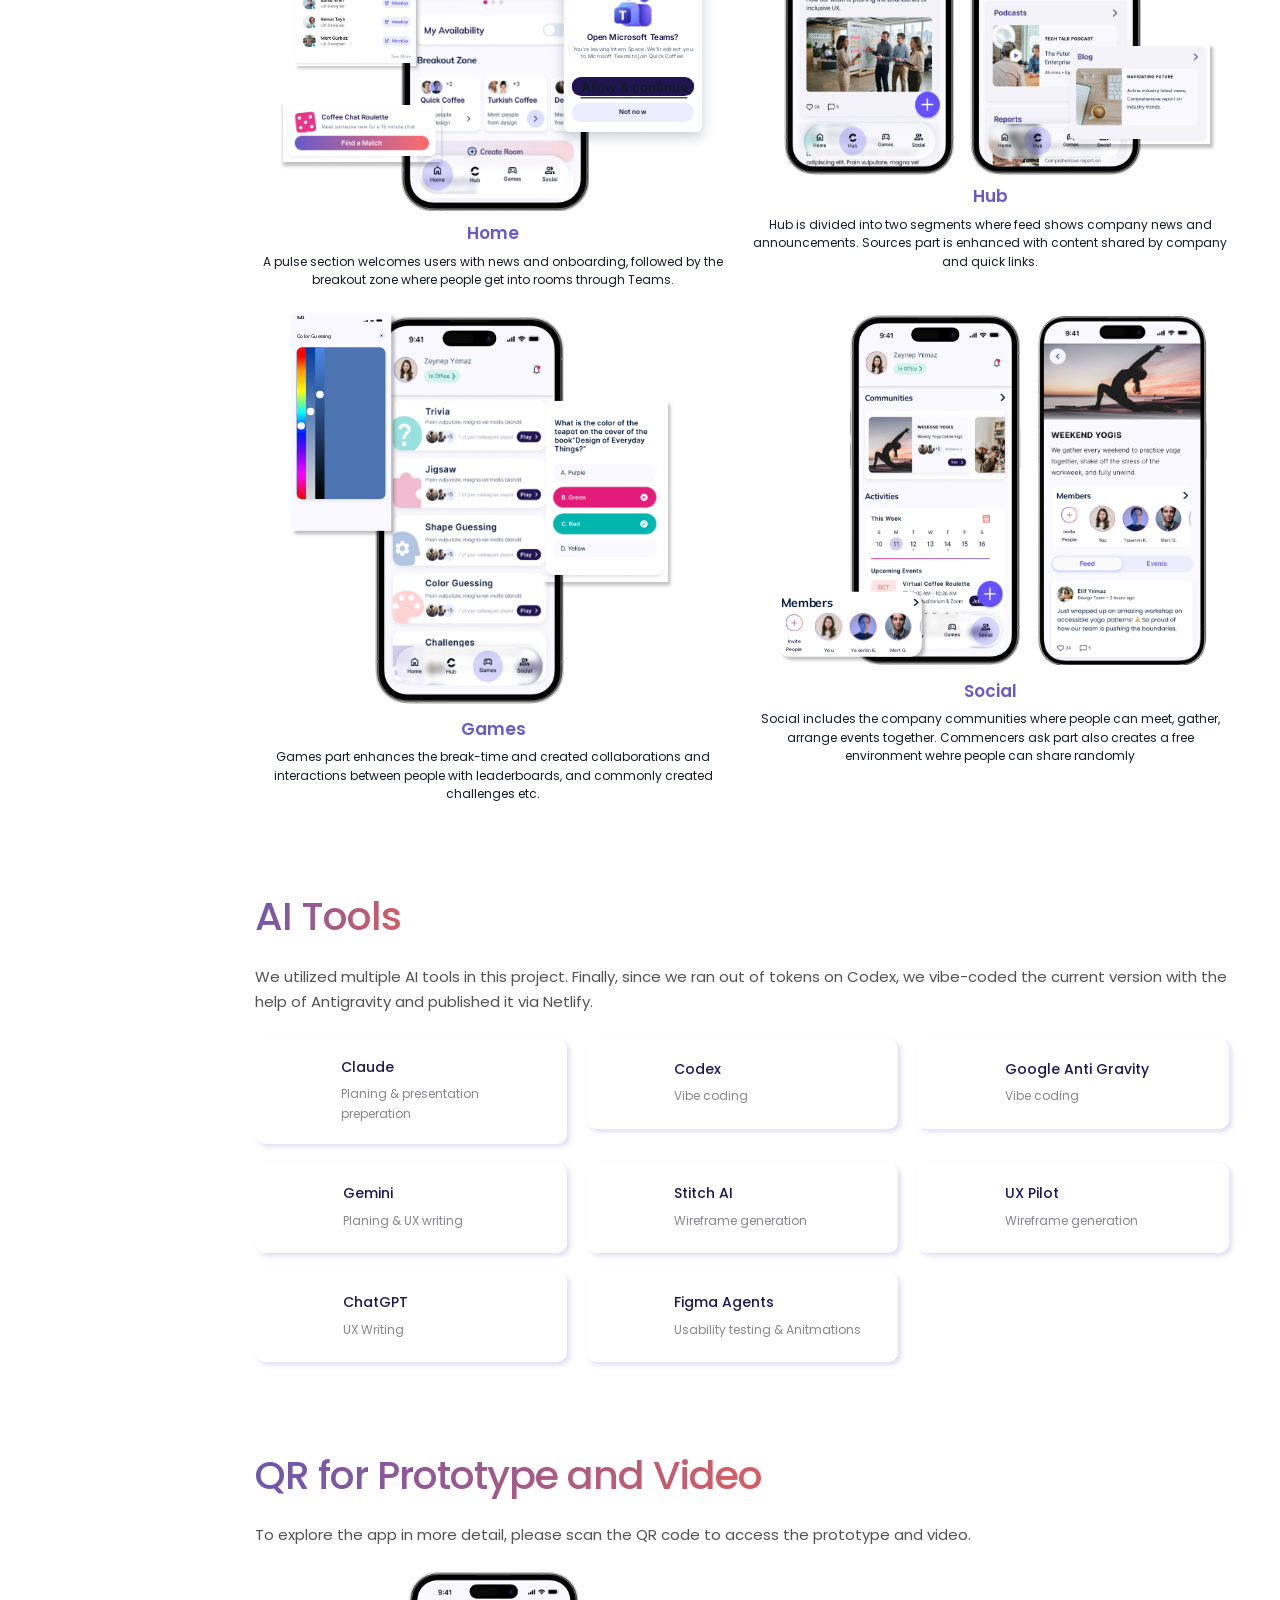
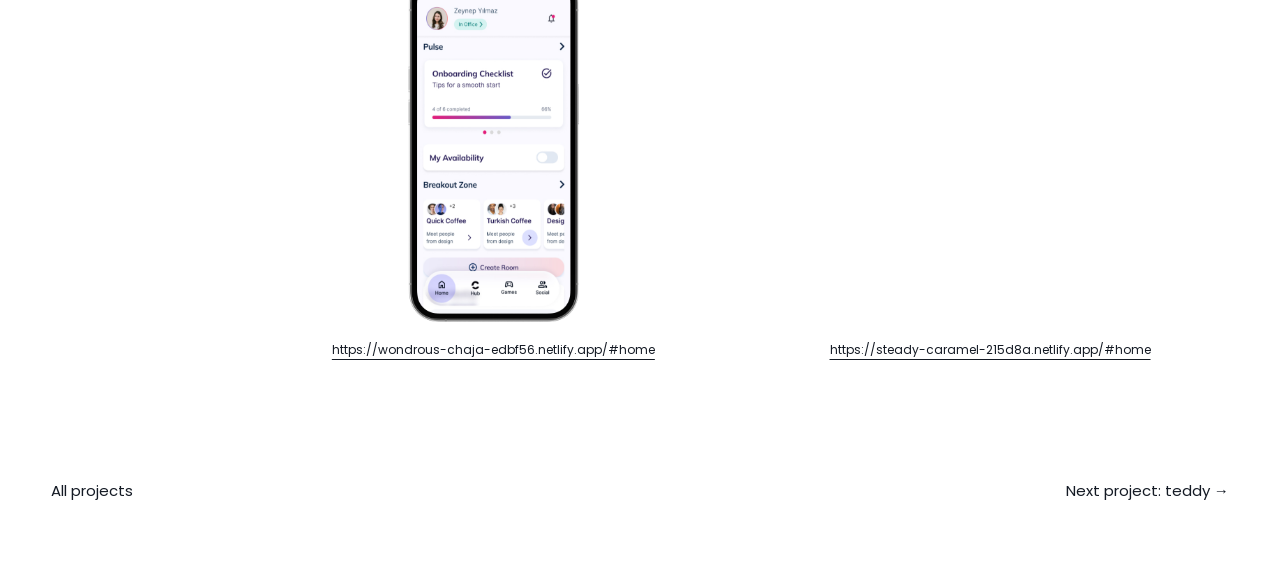
<file: commencium.html>
<!doctype html>
<html lang="en">
<head>
<meta charset="UTF-8">
<meta name="viewport" content="width=device-width,initial-scale=1">
<meta name="description" content="Mertcan Aydoğmuş — Commencium. Industrial design and digital product portfolio.">
<title>Commencium — Mertcan Aydoğmuş</title>
<link rel="stylesheet" href="styles.css">
<link rel="stylesheet" href="case-original.css">
<script src="case-original.js" defer></script>
<script src="script.js" defer></script>

<link rel="icon" href="favicon.ico" sizes="16x16 32x32">
<link rel="icon" type="image/png" sizes="32x32" href="assets/favicon-32.png">
<link rel="apple-touch-icon" sizes="180x180" href="assets/apple-touch-icon.png">
</head>
<body class="commencium restored"><a class="skip-link" href="#main">Skip to content</a><header class="site-header"><a class="wordmark" href="index.html">MERTCAN AYDOĞMUŞ</a><nav aria-label="Main navigation"><a href="about.html">About</a><span aria-hidden="true">/</span><a href="projects.html" aria-current="page">Projects</a><span aria-hidden="true">/</span><a href="resume.html">Resume</a><span aria-hidden="true">/</span><a href="mailto:m.aydogmus58@gmail.com">Contact</a></nav></header><main id="main"><section class="case-hero wrap"><div class="case-identity"><p class="project-number">01</p><div><div class="original-project-title"><img src="assets/figma-23f4c.svg" alt="Commencium" class="" loading="lazy" decoding="async"><h1>Commencium</h1></div><p class="case-subtitle">Team Engagement App for Remote Workers</p></div><div class="case-meta"><p class="" data-figma-text="147:5031">Future Commencer Internship Programme- 6 Weeks - 2026 August<br>Team Members : Aylin Eda Ergün, Elif Ceren Uçar </p><img src="assets/147-5021-4f16f.png" alt="Commencis" class="" loading="lazy" decoding="async"></div></div><div class="hero-art"><div class="source-component" style="--source-width:1259;--source-height:972;aspect-ratio:1259/972"><div class="source-inner" style="width:1259px;height:972px"><div style="position:absolute;width:1920px;height:9511px;transform:translate(-661px,-108px)"><div data-node-id="147:5022" style="position:absolute;height:972px;left:661px;top:108px;width:1259px"> <img alt="" src="assets/figma-c7f0d.svg" style="position:absolute;display:block;inset:0;max-width:none;width:100%;height:100%"> </div><div data-node-id="147:5025" data-name="MacBook Air (2022)" style="position:absolute;height:721px;left:1139px;top:231px;width:750px"> <div  style="position:absolute;inset:0;overflow:hidden;pointer-events:none"> <img alt="" src="assets/147-5021-44982.png" style="position:absolute;height:118.93%;left:-26.64%;max-width:none;top:-9.46%;width:152.54%"> </div> </div><div data-node-id="147:5026" data-name="Hand and iPhone 16 Pro" style="position:absolute;height:966px;left:701px;top:114px;width:936px"> <div  style="position:absolute;inset:0;overflow:hidden;pointer-events:none"> <img alt="" src="assets/147-5021-50492.png" style="position:absolute;height:105.42%;left:-45.14%;max-width:none;top:-0.02%;width:145.18%"> </div> </div></div></div></div></div></section><div class="case-layout wrap"><nav class="case-nav" aria-label="Case study sections"><a href="#brief">Project Goals &amp; Brief</a><a href="#research">Research Overview</a><a href="#wireframes">AI Wireframe Trials</a><a href="#testing">Usability Test</a><a href="#system">Design System</a><a href="#features">App Design and Features</a><a href="#tools">AI Tools</a><a href="#prototype">QR for Prototype and Video</a></nav><div class="case-body"><section class="case-section original-section" id="brief"><h2>Project Goals &amp; Brief</h2><h3 data-figma-text="147:5173">Brief</h3><div class="original-grid two"><div class="original-panel"><p class="" data-figma-text="147:5155">Designing a digital solution that helps<br>remote working teams collaborate, communicate, or engage with each other in a more meaningful way.</p></div><div class="original-panel"><p class="" data-figma-text="147:5153">It is expected to think beyond productivity tools and explore how digital experiences can support trust, belonging, creativity and everyday team interaction.<br><br></p></div></div><h3 data-figma-text="147:5172">Problem Statement</h3><p class="" data-figma-text="147:5156">It is hard to establish sustainable bonds and maintain visibility with the loss of natural office interactions.  This situation creates a need for a need for low-pressure and spontaneous socialization throughout the entire journey.</p><h3 data-figma-text="147:5171">Design Process</h3><p class="" data-figma-text="147:5170">A detailed internship plan had been prepared by company including many workshops, classes, critiques in consultancy with 16 designers from various specialization areas<br><br></p><ol class="original-timeline"><li><p class="" data-figma-text="147:5158">Week 1<br><br>Desk Research</p></li><li><p class="" data-figma-text="147:5159">Week 2<br><br>Benchmark<br>Survey<br>Persona Generation</p></li><li><p class="" data-figma-text="147:5160">Week 3<br><br>Benchmark<br>Journey Map<br>Info Architecture<br>AI Wireframe Trial</p></li><li><p class="" data-figma-text="147:5161">Week 4<br><br>Info Architecture<br>Vibe Coding Wireframes</p></li><li><p class="" data-figma-text="147:5162">Week 5<br><br>Usability Test<br>UI Executing<br>Prototyping</p></li><li><p class="" data-figma-text="147:5169">Week 6<br><br>UI Executing<br>Prototyping<br>Case Preparation</p></li></ol></section>
<section class="case-section original-section" id="research"><h2>Research Overview</h2><div class="original-grid three"><article class="research-column"><h3 data-figma-text="147:5039">Desk Research</h3><ul><li>Literature Review</li><li>Industry Benchmarking </li><li>Workplace pattern mapping</li></ul></article><article class="research-column"><h3 data-figma-text="147:5037">Survey Overviews</h3><ul><li>Conducted a survey with 28 participants.</li><li>Google Forms was the tool used</li></ul></article><article class="research-column"><h3 data-figma-text="147:5035">Interview Overviews</h3><ul><li>Conducted semi-structured interviews with 5 Commenis designers from different projects.</li></ul></article></div><h3 data-figma-text="147:5066">Overall  Research Insights</h3><div class="original-grid three insight-grid"><div class="original-stack"><article class="original-panel stat-panel"><h3 data-figma-text="147:5083">Spontaneous Interaction</h3><strong class="stat-value">%78</strong><p class="" data-figma-text="147:5086">Miss spontaneous water-cooler interactions the most.</p></article><article class="original-panel stat-panel"><h3 data-figma-text="147:5081">Small Group First</h3><strong class="stat-value">%58</strong><p class="" data-figma-text="147:5080">prefer micro-gatherings (2–3 people) over crowded events.</p></article></div><div class="original-stack"><article class="original-panel "><h3 data-figma-text="147:5069">Interest-Driven Connection: </h3><p class="" data-figma-text="147:5071">Cold interactions fail; organic bonding requires common hobbies, topics, or automated facilitation.</p></article><article class="original-panel "><h3 data-figma-text="147:5074">Lack of Adaptation</h3><p class="" data-figma-text="147:5076">Without structured re-engagement, a divide remains between original teams and new hires.</p></article></div><article class="original-panel stat-panel"><h3 data-figma-text="147:5088">Cross-Team Talks</h3><strong class="stat-value">%66</strong><p class="" data-figma-text="147:5091">struggle with losing informal touchpoints with other teams.</p></article></div></section>
<section class="case-section original-section" id="wireframes"><h2>AI Wireframe Trials</h2><p class="" data-figma-text="147:5146">We used various AI tools to create initial wireframe ideas.</p><div class="original-grid trial-split"><div class="original-grid three"><figure><div class="source-component" style="--source-width:315;--source-height:365;aspect-ratio:315/365"><div class="source-inner" style="width:315px;height:365px"><div style="position:absolute;width:1920px;height:9511px;transform:translate(-228px,-3330px)"><div data-node-id="147:5093" style="position:absolute;display:contents;left:255.12px;top:3339px"> <div data-node-id="147:5094" style="position:absolute;display:flex;height:189.319px;align-items:center;justify-content:center;left:341.19px;top:3479.25px;width:132.501px"> <div  style="flex:none;rotate:20.25deg"> <div data-name="image 101" style="height:173.268px;position:relative;width:77.319px"> <div  style="position:absolute;inset:0;overflow:hidden;pointer-events:none"> <img alt="" src="assets/figma-2a151.png" style="position:absolute;height:191.87%;left:-110.62%;max-width:none;top:-3.39%;width:757.15%"> </div> </div> </div> </div> <div data-node-id="147:5095" style="position:absolute;display:flex;height:226.143px;align-items:center;justify-content:center;left:305.36px;top:3339px;width:164.049px"> <div  style="flex:none;rotate:26.03deg"> <div data-name="image 102" style="height:213.406px;position:relative;width:78.35px"> <div  style="position:absolute;inset:0;overflow:hidden;pointer-events:none"> <img alt="" src="assets/figma-2a151.png" style="position:absolute;height:155.78%;left:-321.11%;max-width:none;top:-2.23%;width:747.19%"> </div> </div> </div> </div> <div data-node-id="147:5096" style="position:absolute;display:flex;height:190.387px;align-items:center;justify-content:center;left:255.12px;top:3503.1px;width:161.807px"> <div  style="flex:none;rotate:-33.08deg"> <div data-name="image 104" style="height:176.179px;position:relative;width:78.35px"> <div  style="position:absolute;inset:0;overflow:hidden;pointer-events:none"> <img alt="" src="assets/figma-2a151.png" style="position:absolute;height:188.7%;left:-428.64%;max-width:none;top:-2.43%;width:747.19%"> </div> </div> </div> </div> <div data-node-id="147:5097" data-name="image 103" style="position:absolute;height:182.744px;left:320.83px;top:3468.2px;width:78.381px"> <div  style="position:absolute;inset:0;overflow:hidden;pointer-events:none"> <img alt="" src="assets/figma-2a151.png" style="position:absolute;height:181.99%;left:-213.93%;max-width:none;top:-2.61%;width:747.19%"> </div> </div> <div data-node-id="147:5098" style="position:absolute;display:flex;height:198.013px;align-items:center;justify-content:center;left:261.93px;top:3388.55px;width:142.024px"> <div  style="flex:none;rotate:-22.1deg"> <div data-name="image 100" style="height:181.373px;position:relative;width:79.648px"> <div  style="position:absolute;inset:0;overflow:hidden;pointer-events:none"> <img alt="" src="assets/figma-2a151.png" style="position:absolute;height:183.29%;left:-0.11%;max-width:none;top:0;width:735.01%"> </div> </div> </div> </div> </div></div></div></div><figcaption>Stitch</figcaption></figure><figure><div class="source-component" style="--source-width:315;--source-height:365;aspect-ratio:315/365"><div class="source-inner" style="width:315px;height:365px"><div style="position:absolute;width:1920px;height:9511px;transform:translate(-548px,-3330px)"><div data-node-id="147:5107" style="position:absolute;display:contents;left:563.03px;top:3378.09px"> <div data-node-id="147:5108" style="position:absolute;display:flex;height:220.978px;align-items:center;justify-content:center;left:576.23px;top:3436.35px;width:170.447px"> <div  style="flex:none;rotate:-25.6deg"> <div data-name="The Office Floor 1" style="height:200.497px;position:relative;width:92.952px"> <img alt="" src="assets/figma-54d83.png" style="position:absolute;inset:0;max-width:none;object-fit:cover;pointer-events:none;width:100%;height:100%"> </div> </div> </div> <div data-node-id="147:5109" data-name="Communities Hub 1" style="position:absolute;height:259.103px;left:638.17px;top:3378.09px;width:93.115px"> <img alt="" src="assets/figma-c4c60.png" style="position:absolute;inset:0;max-width:none;object-fit:cover;pointer-events:none;width:100%;height:100%"> </div> <div data-node-id="147:5110" style="position:absolute;display:flex;height:223.348px;align-items:center;justify-content:center;left:622.1px;top:3434.03px;width:154.061px"> <div  style="flex:none;rotate:18.81deg"> <div data-name="Commons Privileges 1" style="height:204.203px;position:relative;width:93.208px"> <img alt="" src="assets/figma-c184e.png" style="position:absolute;inset:0;max-width:none;object-fit:cover;pointer-events:none;width:100%;height:100%"> </div> </div> </div> <div data-node-id="147:5111" style="position:absolute;display:flex;height:229.155px;align-items:center;justify-content:center;left:563.03px;top:3460.78px;width:202.549px"> <div  style="flex:none;rotate:-37.48deg"> <div data-name="Commons Home Dashboard 1" style="height:225.827px;position:relative;width:82.083px"> <img alt="" src="assets/figma-9abbc.png" style="position:absolute;inset:0;max-width:none;object-fit:cover;pointer-events:none;width:100%;height:100%"> </div> </div> </div> </div></div></div></div><figcaption>UX Pilot</figcaption></figure><figure><div class="source-component" style="--source-width:315;--source-height:365;aspect-ratio:315/365"><div class="source-inner" style="width:315px;height:365px"><div style="position:absolute;width:1920px;height:9511px;transform:translate(-860px,-3330px)"><div data-node-id="147:5100" style="position:absolute;display:contents;left:909.34px;top:3350.44px"> <div data-node-id="147:5101" style="position:absolute;display:flex;height:232.908px;align-items:center;justify-content:center;left:987.07px;top:3412.47px;width:110.512px"> <div  style="flex:none;rotate:9.45deg"> <div data-name="Communities Networking 1" style="height:223.661px;position:relative;width:74.795px"> <img alt="" src="assets/147-5021-09b27.png" style="position:absolute;inset:0;max-width:none;object-fit:cover;pointer-events:none;width:100%;height:100%"> </div> </div> </div> <div data-node-id="147:5102" style="position:absolute;display:flex;height:180.695px;align-items:center;justify-content:center;left:950.24px;top:3377.32px;width:114.948px"> <div  style="flex:none;rotate:15.07deg"> <div data-name="Commencis Hub 1" style="height:167.198px;position:relative;width:74.032px"> <img alt="" src="assets/147-5021-1bc49.png" style="position:absolute;inset:0;max-width:none;object-fit:cover;pointer-events:none;width:100%;height:100%"> </div> </div> </div> <div data-node-id="147:5103" data-name="Chats &amp; Communication 1" style="position:absolute;height:162.747px;left:954.43px;top:3350.44px;width:74.122px"> <img alt="" src="assets/147-5021-c52bd.png" style="position:absolute;inset:0;max-width:none;object-fit:cover;pointer-events:none;width:100%;height:100%"> </div> <div data-node-id="147:5104" style="position:absolute;display:flex;height:249.723px;align-items:center;justify-content:center;left:920.09px;top:3440.48px;width:205.722px"> <div  style="flex:none;rotate:35.14deg"> <div data-name="Html → Body (1) 1" style="height:254.241px;position:relative;width:72.64px"> <img alt="" src="assets/figma-a07ae.png" style="position:absolute;inset:0;max-width:none;object-fit:cover;pointer-events:none;width:100%;height:100%"> </div> </div> </div> <div data-node-id="147:5105" style="position:absolute;display:flex;height:274.515px;align-items:center;justify-content:center;left:909.34px;top:3378.94px;width:156.988px"> <div  style="flex:none;rotate:-19.25deg"> <div data-name="Office Dashboard 1" style="height:265.013px;position:relative;width:73.759px"> <img alt="" src="assets/figma-6f68b.png" style="position:absolute;inset:0;max-width:none;object-fit:cover;pointer-events:none;width:100%;height:100%"> </div> </div> </div> </div></div></div></div><figcaption>Claude</figcaption></figure><figure><div class="source-component" style="--source-width:315;--source-height:250;aspect-ratio:315/250"><div class="source-inner" style="width:315px;height:250px"><div style="position:absolute;width:1920px;height:9511px;transform:translate(-228px,-3760px)"><div data-node-id="147:5113" style="position:absolute;display:contents;left:228px;top:3763.57px"> <div data-node-id="147:5114" data-name="image 94" style="position:absolute;height:137.112px;left:343.48px;box-shadow:0px 1.606px 4.056px 0px rgba(0,0,0,0.25);top:3864.61px;width:168.311px"> <img alt="" src="assets/figma-c4ff8.png" style="position:absolute;inset:0;max-width:none;object-fit:cover;pointer-events:none;width:100%;height:100%"> </div> <div data-node-id="147:5115" style="position:absolute;display:flex;height:162.87px;align-items:center;justify-content:center;left:322.69px;top:3769.75px;width:185.518px"> <div  style="flex:none;rotate:12.69deg"> <div data-name="image 96" style="height:130.749px;position:relative;box-shadow:0px 1.606px 4.056px 0px rgba(0,0,0,0.25);width:160.713px"> <img alt="" src="assets/figma-a31f0.png" style="position:absolute;inset:0;max-width:none;object-fit:cover;pointer-events:none;width:100%;height:100%"> </div> </div> </div> <div data-node-id="147:5116" data-name="image 97" style="position:absolute;height:109.236px;left:272.17px;box-shadow:0px 1.606px 4.056px 0px rgba(0,0,0,0.25);top:3888.33px;width:198.428px"> <div  style="position:absolute;inset:0;overflow:hidden;pointer-events:none"> <img alt="" src="assets/figma-d6cad.png" style="position:absolute;height:149.54%;left:-0.3%;max-width:none;top:0;width:100.61%"> </div> </div> <div data-node-id="147:5117" style="position:absolute;display:flex;height:151.835px;align-items:center;justify-content:center;left:228px;top:3763.57px;width:159.865px"> <div  style="flex:none;rotate:-27.43deg"> <div data-name="image 99" style="height:106.188px;position:relative;box-shadow:0px 1.606px 4.056px 0px rgba(0,0,0,0.25);width:125px"> <img alt="" src="assets/figma-1adf4.png" style="position:absolute;inset:0;max-width:none;object-fit:cover;pointer-events:none;width:100%;height:100%"> </div> </div> </div> <div data-node-id="147:5118" style="position:absolute;display:flex;height:152.027px;align-items:center;justify-content:center;left:230.3px;top:3840.13px;width:168.387px"> <div  style="flex:none;rotate:-13.84deg"> <div data-name="image 93" style="height:121.2px;position:relative;box-shadow:0px 1.606px 4.056px 0px rgba(0,0,0,0.25);width:143.558px"> <div  style="position:absolute;inset:0;overflow:hidden;pointer-events:none"> <img alt="" src="assets/figma-de6be.png" style="position:absolute;height:100.06%;left:0;max-width:none;top:-0.03%;width:112.88%"> </div> </div> </div> </div> </div></div></div></div><figcaption>Stitch</figcaption></figure><figure><div class="source-component" style="--source-width:315;--source-height:250;aspect-ratio:315/250"><div class="source-inner" style="width:315px;height:250px"><div style="position:absolute;width:1920px;height:9511px;transform:translate(-548px,-3760px)"><div data-node-id="147:5122" style="position:absolute;display:contents;left:548px;top:3766.93px"> <div data-node-id="147:5123" style="position:absolute;display:flex;height:153.228px;align-items:center;justify-content:center;left:548px;top:3850.64px;width:173.525px"> <div  style="flex:none;rotate:-10.89deg"> <div data-name="stich ai web 3" style="height:126.738px;position:relative;width:152.329px"> <div  style="position:absolute;inset:0;overflow:hidden;pointer-events:none"> <img alt="" src="assets/figma-fe3e7.png" style="position:absolute;height:210.5%;left:0;max-width:none;top:-110.58%;width:215.2%"> </div> </div> </div> </div> <div data-node-id="147:5124" data-name="stich ai web 4" style="position:absolute;height:133.44px;left:617.14px;top:3853.27px;width:151.72px"> <div  style="position:absolute;inset:0;overflow:hidden;pointer-events:none"> <img alt="" src="assets/figma-fe3e7.png" style="position:absolute;height:199.93%;left:-116.06%;max-width:none;top:-100%;width:216.06%"> </div> </div> <div data-node-id="147:5125" style="position:absolute;display:flex;height:186.139px;align-items:center;justify-content:center;left:636.64px;top:3792.99px;width:193.065px"> <div  style="flex:none;rotate:35.26deg"> <div data-name="stich ai web 2" style="height:121.559px;position:relative;width:150.501px"> <div  style="position:absolute;inset:0;overflow:hidden;pointer-events:none"> <img alt="" src="assets/figma-fe3e7.png" style="position:absolute;height:219.47%;left:-117.81%;max-width:none;top:0;width:217.81%"> </div> </div> </div> </div> <div data-node-id="147:5126" style="position:absolute;display:flex;height:165.007px;align-items:center;justify-content:center;left:549.46px;top:3766.93px;width:183.756px"> <div  style="flex:none;rotate:-19.48deg"> <div data-name="stich ai web 1" style="height:121.254px;position:relative;width:152.025px"> <div  style="position:absolute;inset:0;overflow:hidden;pointer-events:none"> <img alt="" src="assets/figma-fe3e7.png" style="position:absolute;height:220.02%;left:0;max-width:none;top:0;width:215.63%"> </div> </div> </div> </div> </div></div></div></div><figcaption>UX Pilot</figcaption></figure><figure><div class="source-component" style="--source-width:315;--source-height:250;aspect-ratio:315/250"><div class="source-inner" style="width:315px;height:250px"><div style="position:absolute;width:1920px;height:9511px;transform:translate(-834px,-3760px)"><div data-node-id="147:5121" data-name="Group 2085662743 1" style="position:absolute;height:212.785px;left:834px;top:3773.09px;width:313.135px"> <img alt="" src="assets/figma-0cb58.png" style="position:absolute;inset:0;max-width:none;object-fit:cover;pointer-events:none;width:100%;height:100%"> </div></div></div></div><figcaption>Claude</figcaption></figure></div><aside class="trial-notes"><h3 data-figma-text="147:5129">Some Base Feature UI Trials</h3><article class="original-panel "><h3 data-figma-text="147:5132">Break Rooms</h3><p class="" data-figma-text="147:5133"><br>Different break rooms like water cooler chats, coffee breaks etc. can be reachable.<br></p></article><article class="original-panel "><h3 data-figma-text="147:5136">Calender</h3><p class="" data-figma-text="147:5137"><br>To check events, other meetings , break rooms etc.<br></p></article><article class="original-panel "><h3 data-figma-text="147:5140">Communities</h3><p class="" data-figma-text="147:5141"><br>Interest and project based groups, different communities can be seen here<br></p></article><article class="original-panel "><h3 data-figma-text="147:5144">Matching</h3><p class="" data-figma-text="147:5145"><br>Common points based system matching people as friends<br></p></article></aside></div></section>
<section class="case-section original-section" id="testing"><h2>Usability Test</h2><p class="" data-figma-text="147:5175">In line with the feedback we received from our design mentors at Commencis, we revised our pages using Figma.<br>Then vibe-coded them with Codex and published the URL. Thanks to this, we also had the chance to conduct remote usability testing.</p><div class="original-grid three"><article class="original-panel "><h3 data-figma-text="147:5176">Moderated Tests</h3><p class="" data-figma-text="147:5178">We carried out our qualitative, moderated study using the &quot;think-aloud&quot; protocol, both online (via Teams) and face-to-face.</p></article><article class="original-panel "><h3 data-figma-text="147:5179">Structure</h3><p class="" data-figma-text="147:5181">We asked our participants 4 warm-up questions, 5 main task scenarios, and 7 closing questions.</p></article><article class="original-panel "><h3 data-figma-text="147:5184">Test of Key Features </h3><p class="" data-figma-text="147:5183">Socialization tools, homepage discovery, participation in breakout rooms and communities, the podcast finding process, new room creation, and the &quot;Coffee Roulette&quot; feature.</p></article></div><div class="original-grid testing-evidence"><div class="source-component" style="--source-width:606;--source-height:380;aspect-ratio:606/380"><div class="source-inner" style="width:606px;height:380px"><div style="position:absolute;width:1920px;height:9511px;transform:translate(-223px,-4664px)"><div data-node-id="147:5243" style="position:absolute;display:contents;left:223px;top:4664px"> <div data-node-id="147:5244" data-name="image 587" style="position:absolute;height:184.724px;left:531.63px;top:4875.78px;width:295.558px"> <img alt="" src="assets/figma-c85a4.png" style="position:absolute;inset:0;max-width:none;object-fit:cover;pointer-events:none;width:100%;height:100%"> </div> <div data-node-id="147:5245" data-name="image 588" style="position:absolute;height:184.724px;left:223px;top:4871.33px;width:295.558px"> <img alt="" src="assets/figma-fc5cb.png" style="position:absolute;inset:0;max-width:none;object-fit:cover;pointer-events:none;width:100%;height:100%"> </div> <div data-node-id="147:5246" data-name="image 589" style="position:absolute;height:186.689px;left:223px;top:4664px;width:298.703px"> <img alt="" src="assets/figma-eb00f.png" style="position:absolute;inset:0;max-width:none;object-fit:cover;pointer-events:none;width:100%;height:100%"> </div> <div data-node-id="147:5247" style="position:absolute;backdrop-filter:blur(0.783px);background:rgba(217,217,217,0.22);height:22.344px;left:544.84px;top:4888.75px;width:215.355px"></div> <div data-node-id="147:5248" style="position:absolute;display:contents;left:532.05px;top:4664px"> <div data-node-id="147:5249" data-name="Screenshot 2026-08-21 at 10.53.24 1" style="position:absolute;height:182.497px;left:532.05px;top:4664px;width:292.645px"> <img alt="" src="assets/figma-1a51f.png" style="position:absolute;inset:0;max-width:none;object-fit:cover;pointer-events:none;width:100%;height:100%"> </div> <div data-node-id="147:5250" style="position:absolute;backdrop-filter:blur(0.783px);background:rgba(217,217,217,0.22);height:27.35px;left:537.96px;top:4675.47px;width:249.428px"></div> <div data-node-id="147:5251" style="position:absolute;backdrop-filter:blur(0.783px);background:rgba(217,217,217,0.22);height:15.44px;left:537.96px;top:4817.07px;width:249.428px"></div> </div> </div></div></div></div><div class="source-component" style="--source-width:740;--source-height:542;aspect-ratio:740/542"><div class="source-inner" style="width:740px;height:542px"><div style="position:absolute;width:1920px;height:9511px;transform:translate(-857px,-4583px)"><div data-node-id="147:5185" style="position:absolute;display:contents;left:857px;top:4583px"> <p data-node-id="147:5186" style="overflow-wrap:break-word;position:absolute;font-family:'Poppins',Arial,sans-serif;font-weight:500;line-height:2.075;left:857px;font-style:normal;color:#544f4a;font-size:17.254px;top:4627.57px;white-space:nowrap"> Prioritization Matrix</p> <p data-node-id="147:5187" style="overflow-wrap:break-word;position:absolute;font-family:'Poppins',Arial,sans-serif;font-weight:500;line-height:2.075;left:858.44px;font-style:normal;color:#544f4a;font-size:25.881px;top:4583px;white-space:nowrap"> Improvement Directions </p> <p data-node-id="147:5188" style="translate:-50% 0;overflow-wrap:break-word;position:absolute;font-family:'Poppins',Arial,sans-serif;font-weight:300;height:27.236px;line-height:normal;left:1261.44px;font-style:normal;font-size:14.856px;color:black;text-align:center;top:4655.36px;width:111.007px"> High Impact </p> <p data-node-id="147:5189" style="overflow-wrap:break-word;position:absolute;font-family:'Poppins',Arial,sans-serif;font-weight:300;height:27.236px;line-height:normal;left:1219.34px;font-style:normal;font-size:14.856px;color:black;top:5082.66px;width:104.404px"> Low Impact </p> <p data-node-id="147:5190" style="overflow-wrap:break-word;position:absolute;font-family:'Poppins',Arial,sans-serif;font-weight:300;height:27.236px;line-height:normal;left:1499.72px;font-style:normal;font-size:14.856px;color:black;top:4852.6px;width:96.976px"> Hight Effort </p> <p data-node-id="147:5191" style="overflow-wrap:break-word;position:absolute;font-family:'Poppins',Arial,sans-serif;font-weight:300;height:27.236px;line-height:normal;left:891.51px;font-style:normal;font-size:14.856px;color:black;top:4853.02px;width:84.596px"> Low Effort </p> <div data-node-id="147:5192" style="position:absolute;align-content:stretch;display:flex;flex-direction:column;gap:5.751px;height:138.437px;align-items:flex-start;left:1279.01px;top:4898.61px;width:171.988px"> <div data-node-id="147:5193" style="background:#eceeff;align-content:stretch;display:flex;align-items:center;justify-content:center;padding:5.442px;position:relative;border-radius:5.442px;flex-shrink:0;width:100%"> <p data-node-id="147:5194" style="overflow-wrap:break-word;flex:1 0 0;font-family:'Poppins',Arial,sans-serif;font-weight:400;line-height:normal;min-width:1px;font-style:normal;position:relative;color:#211551;font-size:8.627px;text-align:center">Location based communities , or a map visual </p> </div> <div data-node-id="147:5195" style="background:#eceeff;align-content:stretch;display:flex;align-items:center;justify-content:center;padding:5.442px;position:relative;border-radius:5.442px;flex-shrink:0;width:100%"> <p data-node-id="147:5196" style="overflow-wrap:break-word;flex:1 0 0;font-family:'Poppins',Arial,sans-serif;font-weight:400;line-height:normal;min-width:1px;font-style:normal;position:relative;color:#211551;font-size:8.627px;text-align:center">See room screen shoudl be uploaded </p> </div> <div data-node-id="147:5197" style="background:#eceeff;align-content:stretch;display:flex;align-items:center;justify-content:center;padding:5.442px;position:relative;border-radius:5.442px;flex-shrink:0;width:100%"> <p data-node-id="147:5198" style="overflow-wrap:break-word;flex:1 0 0;font-family:'Poppins',Arial,sans-serif;font-weight:400;line-height:normal;min-width:1px;font-style:normal;position:relative;color:#211551;font-size:8.627px;text-align:center"> coffee roulette filter </p> </div> <div data-node-id="147:5199" style="background:#eceeff;align-content:stretch;display:flex;align-items:center;justify-content:center;padding:5.442px;position:relative;border-radius:5.442px;flex-shrink:0;width:100%"> <p data-node-id="147:5200" style="overflow-wrap:break-word;flex:1 0 0;font-family:'Poppins',Arial,sans-serif;font-weight:400;line-height:normal;min-width:1px;font-style:normal;position:relative;color:#211551;font-size:8.627px;text-align:center"> Success screen, toast message </p> </div> </div> <div data-node-id="147:5201" style="position:absolute;align-content:stretch;display:flex;flex-direction:column;gap:6.47px;height:179.416px;align-items:flex-start;left:1279.01px;top:4690.12px;width:204.176px"> <div data-node-id="147:5202" style="background:#6551ff;align-content:stretch;display:flex;align-items:center;justify-content:center;padding:5.442px;position:relative;border-radius:5.442px;flex-shrink:0;width:100%"> <p data-node-id="147:5203" style="overflow-wrap:break-word;flex:1 0 0;font-family:'Poppins',Arial,sans-serif;font-weight:400;line-height:normal;min-width:1px;font-style:normal;position:relative;color:#eceeff;font-size:8.627px;text-align:center"> Desktop view is cruical for quick fast chats </p> </div> <div data-node-id="147:5204" style="background:#6551ff;align-content:stretch;display:flex;align-items:center;justify-content:center;padding:5.442px;position:relative;border-radius:5.442px;flex-shrink:0;width:100%"> <p data-node-id="147:5205" style="overflow-wrap:break-word;flex:1 0 0;font-family:'Poppins',Arial,sans-serif;font-weight:400;line-height:normal;min-width:1px;font-style:normal;position:relative;color:#eceeff;font-size:8.627px;text-align:center"> Onboarding content should be organized as, news, encouragement about games, a new employee arrived notification </p> </div> <div data-node-id="147:5206" style="background:#6551ff;align-content:stretch;display:flex;align-items:center;justify-content:center;padding:5.442px;position:relative;border-radius:5.442px;flex-shrink:0;width:100%"> <p data-node-id="147:5207" style="overflow-wrap:break-word;flex:1 0 0;font-family:'Poppins',Arial,sans-serif;font-weight:400;line-height:normal;min-width:1px;font-style:normal;position:relative;color:#eceeff;font-size:8.627px;text-align:center"> The transition of directing user to Teams web by using the mobile app should be frictionless </p> </div> <div data-node-id="147:5208" style="background:#6551ff;align-content:stretch;display:flex;align-items:center;justify-content:center;padding:5.442px;position:relative;border-radius:5.442px;flex-shrink:0;width:100%"> <p data-node-id="147:5209" style="overflow-wrap:break-word;flex:1 0 0;font-family:'Poppins',Arial,sans-serif;font-weight:400;line-height:normal;min-width:1px;font-style:normal;position:relative;color:#eceeff;font-size:8.627px;text-align:center"> In the home page the availability section need to be enhanced and clearer </p> </div> </div> <div data-node-id="147:5210" style="position:absolute;align-content:stretch;display:flex;flex-direction:column;gap:5.751px;height:173.564px;align-items:flex-end;left:1099.28px;top:4898.61px;width:145.252px"> <div data-node-id="147:5211" style="background:#dcdfff;align-content:stretch;display:flex;flex-direction:column;align-items:center;justify-content:center;padding:5.442px;position:relative;border-radius:5.442px;flex-shrink:0;width:100%"> <p data-node-id="147:5212" style="overflow-wrap:break-word;font-family:'Poppins',Arial,sans-serif;font-weight:400;line-height:normal;font-style:normal;position:relative;flex-shrink:0;color:#211551;font-size:8.627px;text-align:center;width:100%"> Closed rooms, room history and closing warning needs to be added </p> </div> <div data-node-id="147:5213" style="background:#dcdfff;align-content:stretch;display:flex;flex-direction:column;align-items:center;justify-content:center;padding:5.442px;position:relative;border-radius:5.442px;flex-shrink:0;width:100%"> <p data-node-id="147:5214" style="overflow-wrap:break-word;font-family:'Poppins',Arial,sans-serif;font-weight:400;line-height:normal;font-style:normal;position:relative;flex-shrink:0;color:#211551;font-size:8.627px;text-align:center;width:100%">Matching roulette needs a countdown, if no user comes to the matching another user should be called </p> </div> <div data-node-id="147:5215" style="background:#dcdfff;align-content:stretch;display:flex;flex-direction:column;align-items:center;justify-content:center;padding:5.442px;position:relative;border-radius:5.442px;flex-shrink:0;width:100%"> <p data-node-id="147:5216" style="overflow-wrap:break-word;font-family:'Poppins',Arial,sans-serif;font-weight:400;line-height:normal;font-style:normal;position:relative;flex-shrink:0;color:#211551;font-size:8.627px;text-align:center;width:100%"> A quick commenting feature could be added to shortcut of commencis asks </p> </div> </div> <div data-node-id="147:5217" style="position:absolute;align-content:stretch;display:flex;flex-direction:column;gap:5.751px;height:206.836px;align-items:flex-end;left:945.43px;top:4898.96px;width:144.22px"> <div data-node-id="147:5218" style="background:#dcdfff;align-content:stretch;display:flex;flex-direction:column;align-items:center;justify-content:center;padding:5.442px;position:relative;border-radius:5.442px;flex-shrink:0;width:100%"> <p data-node-id="147:5219" style="overflow-wrap:break-word;font-family:'Poppins',Arial,sans-serif;font-weight:400;line-height:normal;font-style:normal;position:relative;flex-shrink:0;color:#211551;font-size:8.627px;text-align:center;width:100%"> New thins in things could be announced </p> </div> <div data-node-id="147:5220" style="background:#dcdfff;align-content:stretch;display:flex;flex-direction:column;align-items:center;justify-content:center;padding:5.442px;position:relative;border-radius:5.442px;flex-shrink:0;width:100%"> <p data-node-id="147:5221" style="overflow-wrap:break-word;font-family:'Poppins',Arial,sans-serif;font-weight:400;line-height:normal;font-style:normal;position:relative;flex-shrink:0;color:#211551;font-size:8.627px;text-align:center;width:100%">Breakout Rooms could be named again. </p> </div> <div data-node-id="147:5222" style="background:#dcdfff;align-content:stretch;display:flex;flex-direction:column;align-items:center;justify-content:center;padding:5.442px;position:relative;border-radius:5.442px;flex-shrink:0;width:100%"> <p data-node-id="147:5223" style="overflow-wrap:break-word;font-family:'Poppins',Arial,sans-serif;font-weight:400;line-height:normal;font-style:normal;position:relative;flex-shrink:0;color:#211551;font-size:8.627px;text-align:center;width:100%"> Availability switch could be renewed. </p> </div> <div data-node-id="147:5224" style="background:#dcdfff;align-content:stretch;display:flex;flex-direction:column;align-items:center;justify-content:center;padding:5.442px;position:relative;border-radius:5.442px;flex-shrink:0;width:100%"> <p data-node-id="147:5225" style="overflow-wrap:break-word;font-family:'Poppins',Arial,sans-serif;font-weight:400;line-height:normal;font-style:normal;position:relative;flex-shrink:0;color:#211551;font-size:8.627px;text-align:center;width:100%"> Saving items in feed </p> </div> <div data-node-id="147:5226" style="background:#dcdfff;align-content:stretch;display:flex;flex-direction:column;align-items:center;justify-content:center;padding:5.442px;position:relative;border-radius:5.442px;flex-shrink:0;width:100%"> <p data-node-id="147:5227" style="overflow-wrap:break-word;font-family:'Poppins',Arial,sans-serif;font-weight:400;line-height:normal;font-style:normal;position:relative;flex-shrink:0;color:#211551;font-size:8.627px;text-align:center;width:100%"> Location of quick links could be changed , and maybe added in the home section </p> </div> </div> <div data-node-id="147:5228" style="position:absolute;column-gap:5.751428604125977px;row-gap:5.751428604125977px;display:grid;grid-template-columns:repeat(2,minmax(0,1fr));grid-template-rows:repeat(3,fit-content(100%));left:947.58px;top:4689.4px;width:292.793px"> <div data-node-id="147:5229" style="background:#9a9eff;grid-column:1;align-content:stretch;display:flex;flex-direction:column;align-items:center;justify-content:center;justify-self:stretch;padding:5.442px;position:relative;border-radius:5.442px;grid-row:1;align-self:stretch;flex-shrink:0"> <p data-node-id="147:5230" style="overflow-wrap:break-word;font-family:'Poppins',Arial,sans-serif;font-weight:400;line-height:normal;font-style:normal;position:relative;flex-shrink:0;color:#eceeff;font-size:8.627px;text-align:center;width:100%"> Wordings of content and feed needs to be different </p> </div> <div data-node-id="147:5231" style="background:#9a9eff;grid-column:2;align-content:stretch;display:flex;flex-direction:column;align-items:center;justify-content:center;justify-self:stretch;padding:5.442px;position:relative;border-radius:5.442px;grid-row:1;align-self:stretch;flex-shrink:0"> <p data-node-id="147:5232" style="overflow-wrap:break-word;font-family:'Poppins',Arial,sans-serif;font-weight:400;line-height:normal;font-style:normal;position:relative;flex-shrink:0;color:#eceeff;font-size:8.627px;text-align:center;width:100%"> Matching roulette need to have prioritizations and filters </p> </div> <div data-node-id="147:5233" style="background:#9a9eff;grid-column:1;align-content:stretch;display:flex;flex-direction:column;align-items:center;justify-content:center;justify-self:stretch;padding:5.442px;position:relative;border-radius:5.442px;grid-row:2;align-self:stretch;flex-shrink:0"> <p data-node-id="147:5234" style="overflow-wrap:break-word;font-family:'Poppins',Arial,sans-serif;font-weight:300;line-height:normal;font-style:normal;position:relative;flex-shrink:0;color:#eceeff;font-size:8.627px;text-align:center;width:100%"> In feed the user should also be able to share </p> </div> <div data-node-id="147:5235" style="background:#9a9eff;grid-column:2;align-content:stretch;display:flex;flex-direction:column;align-items:center;justify-content:center;justify-self:stretch;padding:5.442px;position:relative;border-radius:5.442px;grid-row:2;align-self:stretch;flex-shrink:0"> <p data-node-id="147:5236" style="overflow-wrap:break-word;font-family:'Poppins',Arial,sans-serif;font-weight:400;line-height:normal;font-style:normal;position:relative;flex-shrink:0;color:#eceeff;font-size:8.627px;text-align:center;width:100%"> Onboarding checklist card ‘s position needs to be changed </p> </div> <div data-node-id="147:5237" style="background:#9a9eff;grid-column:1;align-content:stretch;display:flex;flex-direction:column;align-items:center;justify-content:center;justify-self:stretch;padding:5.442px;position:relative;border-radius:5.442px;grid-row:3;align-self:stretch;flex-shrink:0"> <p data-node-id="147:5238" style="overflow-wrap:break-word;font-family:'Poppins',Arial,sans-serif;font-weight:400;line-height:normal;font-style:normal;position:relative;flex-shrink:0;color:#eceeff;font-size:8.627px;text-align:center;width:100%">Location based communities should be added &amp; hobby based work based communities should be differentiated</p> </div> <div data-node-id="147:5239" style="background:#9a9eff;grid-column:2;align-content:stretch;display:flex;flex-direction:column;align-items:center;justify-content:center;justify-self:stretch;padding:5.442px;position:relative;border-radius:5.442px;grid-row:3;align-self:stretch;flex-shrink:0"> <p data-node-id="147:5240" style="overflow-wrap:break-word;font-family:'Poppins',Arial,sans-serif;font-weight:400;line-height:normal;font-style:normal;position:relative;flex-shrink:0;color:#eceeff;font-size:8.627px;text-align:center;width:100%"> In the community section the user should be able to filter the communities based on thies preferences </p> </div> </div> <div data-node-id="147:5241" style="position:absolute;height:0;left:891.51px;top:4881.36px;width:688.015px"> <div  style="position:absolute;inset:-1.04px 0 -1.04px -0.15%"> <img alt="" src="assets/figma-38272.svg" style="display:block;max-width:none;width:100%;height:100%"> </div> </div> <div data-node-id="147:5242" style="position:absolute;display:flex;height:381.145px;align-items:center;justify-content:center;left:1261.88px;top:4688.06px;width:0"> <div  style="flex:none;rotate:90deg"> <div  style="height:0;position:relative;width:381.145px"> <div  style="position:absolute;inset:-1.02px -0.27% -1.02px 0"> <img alt="" src="assets/figma-b83be.svg" style="display:block;max-width:none;width:100%;height:100%"> </div> </div> </div> </div> </div></div></div></div></div></section>
<section class="case-section original-section" id="system"><h2>Design System</h2><div class="original-grid commencium-system"><div class="source-component" style="--source-width:290;--source-height:754;aspect-ratio:290/754"><div class="source-inner" style="width:290px;height:754px"><div style="position:absolute;width:1920px;height:9511px;transform:translate(-223px,-5305px)"><div data-node-id="147:5254" style="position:absolute;background:#fefefe;align-content:stretch;filter:drop-shadow(3.867px 3.867px 4.834px rgba(104,91,199,0.3));display:flex;flex-direction:column;gap:26.653px;height:387.139px;align-items:center;justify-content:center;left:223px;padding:26.653px;border-radius:13.327px;top:5305px;width:287.856px"> <div data-node-id="147:5255" style="grid-template-columns:max-content;grid-template-rows:max-content;display:inline-grid;line-height:0;place-items:start;position:relative;flex-shrink:0"> <div data-node-id="147:5256" data-name="Vector" style="grid-column:1;height:93.953px;margin-left:0;margin-top:0;position:relative;grid-row:1;width:237.214px"> <img alt="" src="assets/figma-9456e.svg" style="position:absolute;display:block;inset:0;max-width:none;width:100%;height:100%"> </div> <p data-node-id="147:5257" style="overflow-wrap:break-word;grid-column:1;font-family:'Inter',Arial,sans-serif;font-weight:700;line-height:normal;margin-left:15.99px;margin-top:13.99px;font-style:normal;position:relative;grid-row:1;font-size:11.328px;color:white;white-space:nowrap"> Primary </p> <div data-node-id="147:5258" data-name="Group" style="grid-column:1;height:47.31px;margin-left:0;margin-top:46.64px;position:relative;grid-row:1;width:237.215px"> <img alt="" src="assets/figma-7309c.svg" style="position:absolute;display:block;inset:0;max-width:none;width:100%;height:100%"> </div> </div> <div data-node-id="147:5269" style="grid-template-columns:max-content;grid-template-rows:max-content;display:inline-grid;line-height:0;place-items:start;position:relative;flex-shrink:0"> <div data-node-id="147:5270" data-name="Vector" style="grid-column:1;height:85.957px;margin-left:0;margin-top:0;position:relative;grid-row:1;width:237.214px"> <img alt="" src="assets/figma-c128b.svg" style="position:absolute;display:block;inset:0;max-width:none;width:100%;height:100%"> </div> <p data-node-id="147:5271" style="overflow-wrap:break-word;grid-column:1;font-family:'Inter',Arial,sans-serif;font-weight:700;line-height:normal;margin-left:15.99px;margin-top:13.99px;font-style:normal;position:relative;grid-row:1;font-size:10.661px;color:white;white-space:nowrap"> Neutral Palette </p> <div data-node-id="147:5272" data-name="Group" style="grid-column:1;height:44.644px;margin-left:0;margin-top:41.31px;position:relative;grid-row:1;width:237.215px"> <img alt="" src="assets/figma-5f800.svg" style="position:absolute;display:block;inset:0;max-width:none;width:100%;height:100%"> </div> </div> <div data-node-id="147:5283" style="align-content:stretch;display:flex;flex-direction:column;gap:6.663px;align-items:center;justify-content:center;position:relative;flex-shrink:0;width:249.208px"> <p data-node-id="147:5284" style="overflow-wrap:break-word;font-family:'Inter',Arial,sans-serif;font-weight:700;line-height:normal;min-width:100%;font-style:normal;position:relative;flex-shrink:0;font-size:11.994px;color:black;width:min-content">Semantic Colors </p> <div data-node-id="147:5285" style="grid-template-columns:max-content;grid-template-rows:max-content;display:inline-grid;line-height:0;place-items:start;position:relative;flex-shrink:0"> <div data-node-id="147:5286" style="grid-column:1;grid-template-columns:max-content;grid-template-rows:max-content;display:inline-grid;margin-left:0;margin-top:12.66px;place-items:start;position:relative;grid-row:1"> <div data-node-id="147:5287" style="background:#007873;grid-column:1;height:26.653px;margin-left:0;margin-top:0;position:relative;border-bottom-left-radius:6.663px;border-top-left-radius:6.663px;grid-row:1;width:83.292px"></div> <div data-node-id="147:5288" style="background:#d4f3f1;grid-column:1;height:26.653px;margin-left:165.92px;margin-top:0;position:relative;border-bottom-right-radius:6.663px;border-top-right-radius:6.663px;grid-row:1;width:83.292px"></div> <div data-node-id="147:5289" style="background:#00b5ad;grid-column:1;height:26.653px;margin-left:83.29px;margin-top:0;position:relative;grid-row:1;width:82.625px"></div> </div> <p data-node-id="147:5290" style="overflow-wrap:break-word;grid-column:1;font-family:'Inter',Arial,sans-serif;font-weight:600;line-height:normal;margin-left:0;margin-top:0;font-style:normal;position:relative;grid-row:1;font-size:7.996px;color:black;white-space:nowrap"> Success </p> </div> <div data-node-id="147:5291" style="grid-template-columns:max-content;grid-template-rows:max-content;display:inline-grid;line-height:0;place-items:start;position:relative;flex-shrink:0"> <p data-node-id="147:5292" style="overflow-wrap:break-word;grid-column:1;font-family:'Inter',Arial,sans-serif;font-weight:600;line-height:normal;margin-left:139.26px;margin-top:0;font-style:normal;position:relative;grid-row:1;font-size:7.996px;color:black;white-space:nowrap"> Informative </p> <div data-node-id="147:5293" style="grid-column:1;grid-template-columns:max-content;grid-template-rows:max-content;display:inline-grid;margin-left:0;margin-top:2.67px;place-items:start;position:relative;grid-row:1"> <div data-node-id="147:5294" style="grid-column:1;grid-template-columns:max-content;grid-template-rows:max-content;display:inline-grid;margin-left:139.26px;margin-top:12.66px;place-items:start;position:relative;grid-row:1"> <div data-node-id="147:5295" style="background:#ff6b6b;grid-column:1;height:26.653px;margin-left:0;margin-top:0;position:relative;border-bottom-left-radius:6.663px;border-top-left-radius:6.663px;grid-row:1;width:55.306px"></div> <div data-node-id="147:5296" style="background:#ffe5e5;grid-column:1;height:26.653px;margin-left:55.31px;margin-top:0;position:relative;border-bottom-right-radius:6.663px;border-top-right-radius:6.663px;grid-row:1;width:54.639px"></div> </div> <div data-node-id="147:5297" style="grid-column:1;grid-template-columns:max-content;grid-template-rows:max-content;display:inline-grid;margin-left:0;margin-top:12.66px;place-items:start;position:relative;grid-row:1"> <div data-node-id="147:5298" style="background:#e31c79;grid-column:1;height:26.653px;margin-left:0;margin-top:0;position:relative;border-bottom-left-radius:6.663px;border-top-left-radius:6.663px;grid-row:1;width:59.97px"></div> <div data-node-id="147:5299" style="background:#f4cde4;grid-column:1;height:26.653px;margin-left:59.97px;margin-top:0;position:relative;border-bottom-right-radius:6.663px;border-top-right-radius:6.663px;grid-row:1;width:59.97px"></div> </div> <p data-node-id="147:5300" style="overflow-wrap:break-word;grid-column:1;font-family:'Inter',Arial,sans-serif;font-weight:600;line-height:normal;margin-left:0;margin-top:0;font-style:normal;position:relative;grid-row:1;font-size:7.996px;color:black;white-space:nowrap">Error </p> </div> </div> </div> </div><div data-node-id="147:5308" style="position:absolute;background:white;align-content:stretch;filter:drop-shadow(4.795px 4.795px 5.993px rgba(104,91,199,0.3));display:flex;flex-direction:column;gap:6.342px;height:266.826px;align-items:flex-start;left:223px;padding:16.522px;border-radius:16.522px;top:5720.1px"> <div data-node-id="147:5309" style="align-content:stretch;display:flex;flex-direction:column;gap:4.13px;align-items:flex-start;position:relative;flex-shrink:0;width:254.957px"> <p data-node-id="147:5310" style="overflow-wrap:break-word;font-family:'Inter',Arial,sans-serif;font-weight:700;line-height:normal;min-width:100%;font-style:normal;position:relative;flex-shrink:0;color:#7c8498;font-size:13.217px;width:min-content"> Headlines </p> <div data-node-id="147:5311" style="overflow-wrap:break-word;font-family:'Mulish',Arial,sans-serif;font-weight:700;line-height:0;min-width:100%;position:relative;flex-shrink:0;font-size:60.885px;color:#211551;width:min-content"> <p  style="line-height:normal;margin-bottom:0">Mulish</p> <p  style="line-height:normal">Aa</p> </div> <div data-node-id="147:5312" data-name="Vector" style="height:0;position:relative;flex-shrink:0;width:254.957px"> <div  style="position:absolute;inset:-0.32px 0"> <img alt="" src="assets/figma-d5cb8.svg" style="display:block;max-width:none;width:100%;height:100%"> </div> </div> </div> <div data-node-id="147:5313" style="overflow-wrap:break-word;align-content:stretch;display:flex;flex-direction:column;font-family:'Mulish',Arial,sans-serif;font-weight:700;gap:12.684px;align-items:flex-start;line-height:normal;position:relative;flex-shrink:0;color:black;width:251.785px"> <div data-node-id="147:5314" style="align-content:stretch;display:flex;gap:32.979px;align-items:center;position:relative;flex-shrink:0;font-size:15.221px;width:100%"> <p data-node-id="147:5315" style="position:relative;flex-shrink:0;width:79.278px"> Heading 1 </p> <p data-node-id="147:5316" style="position:relative;flex-shrink:0;width:139.528px"> Mulish / Bold / 24 </p> </div> <div data-node-id="147:5317" style="align-content:stretch;display:flex;align-items:center;position:relative;flex-shrink:0;font-size:12.684px"> <p data-node-id="147:5318" style="position:relative;flex-shrink:0;width:112.257px"> Heading 2 </p> <p data-node-id="147:5319" style="position:relative;flex-shrink:0;width:112.257px"> Mulish / Bold / 20 </p> </div> </div> </div></div></div></div><div class="source-component" style="--source-width:299;--source-height:755;aspect-ratio:299/755"><div class="source-inner" style="width:299px;height:755px"><div style="position:absolute;width:1920px;height:9511px;transform:translate(-534px,-5305px)"><div data-node-id="147:5301" style="position:absolute;background:white;border-width:0.666px;border-color:#dcdfff;border-style:solid;align-content:stretch;filter:drop-shadow(3.867px 3.867px 4.834px rgba(104,91,199,0.3));display:flex;flex-direction:column;height:215px;align-items:center;justify-content:center;left:534px;padding:26.653px;border-radius:13.327px;top:5305px;width:299px"> <div data-node-id="147:5302" style="align-content:stretch;display:flex;flex-direction:column;gap:6.663px;align-items:center;position:relative;flex-shrink:0;width:100%"> <p data-node-id="147:5303" style="overflow-wrap:break-word;font-family:'Inter',Arial,sans-serif;font-weight:700;line-height:normal;min-width:100%;font-style:normal;position:relative;flex-shrink:0;font-size:10.661px;color:black;width:min-content"> Gradients </p> <div data-node-id="147:5304" style="background:linear-gradient(to right,var(--from),var(--to));--from:#e31c79;height:29.985px;position:relative;border-radius:6.663px;flex-shrink:0;--to:#685bc7;width:219.89px"></div> <div data-node-id="147:5305" style="background:linear-gradient(to right,var(--from),var(--to));--from:#e31c79;height:29.985px;position:relative;border-radius:6.663px;flex-shrink:0;--to:#8094dd;width:219.89px"></div> <div data-node-id="147:5306" style="background:linear-gradient(to right,var(--from),var(--to));--from:#685bc7;height:29.985px;position:relative;border-radius:6.663px;flex-shrink:0;--to:#ff6b6b;width:219.89px"></div> <div data-node-id="147:5307" style="background:linear-gradient(to right,var(--from),var(--to));--from:rgba(104,91,199,0.4);height:29.985px;position:relative;border-radius:6.663px;flex-shrink:0;--to:rgba(255,107,107,0.4);width:219.89px"></div> </div> </div><div data-node-id="147:5320" style="position:absolute;background:white;align-content:stretch;filter:drop-shadow(3.313px 3.313px 4.142px rgba(104,91,199,0.3));display:flex;flex-direction:column;gap:4.567px;height:331.556px;align-items:flex-start;left:534px;padding:11.417px;border-radius:11.417px;top:5728px;width:299px"> <p data-node-id="147:5321" style="overflow-wrap:break-word;font-family:'Inter',Arial,sans-serif;font-weight:700;height:13.13px;line-height:normal;font-style:normal;position:relative;flex-shrink:0;color:#7c749b;font-size:8.563px;width:56.516px">Body &amp; labels</p> <div data-node-id="147:5322" style="overflow-wrap:break-word;font-family:'Inter',Arial,sans-serif;font-weight:700;height:132.442px;line-height:0;font-style:normal;position:relative;flex-shrink:0;font-size:54.803px;color:#211551;width:126.162px"> <p  style="line-height:normal;margin-bottom:0">Inter</p> <p  style="line-height:normal">Aa</p> </div> <div data-node-id="147:5323" data-name="Vector" style="height:0;position:relative;flex-shrink:0;width:229.489px"> <div  style="position:absolute;inset:-0.29px 0"> <img alt="" src="assets/figma-5a87a.svg" style="display:block;max-width:none;width:100%;height:100%"> </div> </div> <p data-node-id="147:5324" style="overflow-wrap:break-word;font-family:'Inter',Arial,sans-serif;font-weight:600;height:10.847px;line-height:normal;min-width:100%;font-style:normal;position:relative;flex-shrink:0;font-size:11.417px;color:#211551;width:min-content"> Inter / Regular / 20 </p> <div data-node-id="147:5325" style="overflow-wrap:break-word;grid-template-columns:max-content;grid-template-rows:max-content;display:inline-grid;line-height:0;font-style:normal;place-items:start;position:relative;flex-shrink:0;color:#211551"> <p data-node-id="147:5326" style="grid-column:1;font-family:'Inter',Arial,sans-serif;font-weight:400;height:10.847px;line-height:normal;margin-left:0;margin-top:15.99px;position:relative;grid-row:1;font-size:9.134px;width:66.221px"> Body-1 Reg </p> <p data-node-id="147:5327" style="grid-column:1;font-family:'Inter',Arial,sans-serif;font-weight:400;height:10.847px;line-height:11.417px;margin-left:0;margin-top:32.54px;position:relative;grid-row:1;font-size:7.992px;width:66.221px"> Body-2 Reg </p> <p data-node-id="147:5328" style="grid-column:1;font-family:'Inter',Arial,sans-serif;font-weight:600;line-height:normal;margin-left:0;margin-top:48.52px;position:relative;grid-row:1;font-size:7.992px;white-space:nowrap"> Body-2 Semibold </p> <p data-node-id="147:5329" style="grid-column:1;font-family:'Inter',Arial,sans-serif;font-weight:400;line-height:10.276px;margin-left:0;margin-top:63.37px;position:relative;grid-row:1;font-size:6.85px;white-space:nowrap"> Body-3 Regular </p> <p data-node-id="147:5330" style="grid-column:1;font-family:'Inter',Arial,sans-serif;font-weight:500;line-height:normal;margin-left:0;margin-top:79.92px;position:relative;grid-row:1;font-size:6.85px;white-space:nowrap"> Body-3 medium </p> <p data-node-id="147:5331" style="grid-column:1;font-family:'Inter',Arial,sans-serif;font-weight:600;line-height:normal;margin-left:0;margin-top:93.05px;position:relative;grid-row:1;font-size:6.85px;white-space:nowrap"> Body-3 semibold </p> <p data-node-id="147:5332" style="grid-column:1;font-family:'Inter',Arial,sans-serif;font-weight:400;line-height:normal;margin-left:0;margin-top:105.04px;position:relative;grid-row:1;font-size:5.709px;white-space:nowrap"> Body-4 regular </p> <p data-node-id="147:5333" style="grid-column:1;font-family:'Inter',Arial,sans-serif;font-weight:600;line-height:normal;margin-left:0;margin-top:115.32px;position:relative;grid-row:1;font-size:5.709px;white-space:nowrap"> Body-4 semibold </p> <p data-node-id="147:5334" style="grid-column:1;font-family:'Inter',Arial,sans-serif;font-weight:600;height:10.847px;line-height:normal;margin-left:0;margin-top:0;position:relative;grid-row:1;font-size:9.134px;width:66.221px"> Body-1 Sb </p> <p data-node-id="147:5335" style="grid-column:1;font-family:'Inter',Arial,sans-serif;font-weight:600;height:10.847px;line-height:normal;margin-left:87.91px;margin-top:0;position:relative;grid-row:1;font-size:9.134px;width:229.489px"> Inter / Semibold / 16 </p> <p data-node-id="147:5336" style="grid-column:1;font-family:'Inter',Arial,sans-serif;font-weight:400;height:10.847px;line-height:normal;margin-left:87.91px;margin-top:15.99px;position:relative;grid-row:1;font-size:9.134px;width:229.489px"> Inter / Regular / 16 </p> <p data-node-id="147:5337" style="grid-column:1;font-family:'Inter',Arial,sans-serif;font-weight:400;height:10.847px;line-height:11.417px;margin-left:87.91px;margin-top:32.54px;position:relative;grid-row:1;font-size:7.992px;width:229.489px"> Inter / Regular / 14 </p> <p data-node-id="147:5338" style="grid-column:1;font-family:'Inter',Arial,sans-serif;font-weight:600;height:10.847px;line-height:normal;margin-left:87.91px;margin-top:47.95px;position:relative;grid-row:1;font-size:7.992px;width:229.489px"> Inter / Semibold / 14 </p> <p data-node-id="147:5339" style="grid-column:1;font-family:'Inter',Arial,sans-serif;font-weight:500;height:10.847px;line-height:normal;margin-left:87.91px;margin-top:78.78px;position:relative;grid-row:1;font-size:6.85px;width:229.489px"> Inter / Medium / 12 </p> <p data-node-id="147:5340" style="grid-column:1;font-family:'Inter',Arial,sans-serif;font-weight:400;height:10.847px;line-height:normal;margin-left:87.91px;margin-top:62.8px;position:relative;grid-row:1;font-size:6.85px;width:229.489px"> Inter / Regular / 12 </p> <p data-node-id="147:5341" style="grid-column:1;font-family:'Inter',Arial,sans-serif;font-weight:600;height:10.847px;line-height:normal;margin-left:87.91px;margin-top:93.05px;position:relative;grid-row:1;font-size:5.709px;width:229.489px"> Inter / Semibold / 12 </p> <p data-node-id="147:5342" style="grid-column:1;font-family:'Inter',Arial,sans-serif;font-weight:400;height:10.847px;line-height:normal;margin-left:87.91px;margin-top:105.04px;position:relative;grid-row:1;font-size:5.709px;width:229.489px"> Inter / Semibold / 10 </p> <p data-node-id="147:5343" style="grid-column:1;font-family:'Inter',Arial,sans-serif;font-weight:600;height:10.847px;line-height:normal;margin-left:87.91px;margin-top:115.32px;position:relative;grid-row:1;font-size:5.709px;width:229.489px"> Inter / Semibold / 10 </p> </div> </div><div data-node-id="147:5344" style="position:absolute;background:white;border-color:#dcdfff;border-width:0.714px;border-style:solid;height:149px;left:534px;border-radius:14.288px;box-shadow:3.867px 3.867px 9.668px 0px rgba(104,91,199,0.3);top:5543px;width:299px"></div><p data-node-id="147:5345" style="overflow-wrap:break-word;position:absolute;font-family:'Inter',Arial,sans-serif;font-weight:700;inset:58.47% 68.06% 41.39% 28.76%;line-height:normal;font-style:normal;font-size:10.716px;color:black"> Icon tokens </p><div data-node-id="147:5346" style="position:absolute;column-gap:14.904193878173828px;row-gap:18.09794807434082px;display:grid;grid-template-columns:repeat(3,minmax(0,1fr));grid-template-rows:repeat(3,fit-content(100%));left:633px;border-radius:21.292px;top:5579px;width:101px"> <div data-node-id="147:5347" data-name="Container" style="grid-column:1;justify-self:stretch;position:relative;grid-row:1;align-self:stretch;flex-shrink:0"> <img alt="" src="assets/figma-23236.svg" style="position:absolute;display:block;inset:0;max-width:none;width:100%;height:100%"> </div> <div data-node-id="147:5349" data-name="Icon" style="grid-column:2;justify-self:stretch;position:relative;grid-row:1;align-self:stretch;flex-shrink:0"> <img alt="" src="assets/figma-8251f.svg" style="position:absolute;display:block;inset:0;max-width:none;width:100%;height:100%"> </div> <div data-node-id="147:5350" data-name="Button / Close" style="background:#eceeff;grid-column:3;align-content:stretch;display:flex;align-items:center;justify-content:center;justify-self:stretch;overflow:clip;position:relative;border-radius:1063.521px;grid-row:1;align-self:stretch;flex-shrink:0"> <p data-node-id="147:5351" style="overflow-wrap:break-word;font-family:'Inter',Arial,sans-serif;font-weight:500;height:23.421px;line-height:21.292px;font-style:normal;position:relative;flex-shrink:0;color:#002155;font-size:19.163px;text-align:center;width:12.775px"> × </p> </div> <div data-node-id="147:5352" data-name="Icon" style="grid-column:1;justify-self:start;position:relative;grid-row:2;align-self:start;flex-shrink:0;width:21.292px;height:21.292px"> <img alt="" src="assets/figma-11545.svg" style="position:absolute;display:block;inset:0;max-width:none;width:100%;height:100%"> </div> <div data-node-id="147:5353" data-name="Container" style="grid-column:2;justify-self:stretch;position:relative;grid-row:2;align-self:stretch;flex-shrink:0"> <img alt="" src="assets/figma-4bb67.svg" style="position:absolute;display:block;inset:0;max-width:none;width:100%;height:100%"> </div> <div data-node-id="147:5355" data-name="Container" style="grid-column:3;justify-self:stretch;position:relative;grid-row:2;align-self:stretch;flex-shrink:0"> <img alt="" src="assets/figma-1cddd.svg" style="position:absolute;display:block;inset:0;max-width:none;width:100%;height:100%"> </div> <div data-node-id="147:5357" data-name="Margin" style="grid-column:1;justify-self:stretch;position:relative;grid-row:3;align-self:stretch;flex-shrink:0"> <img alt="" src="assets/figma-c505c.svg" style="position:absolute;display:block;inset:0;max-width:none;width:100%;height:100%"> </div> <div data-node-id="147:5359" data-name="Margin" style="grid-column:2;justify-self:stretch;position:relative;grid-row:3;align-self:stretch;flex-shrink:0"> <img alt="" src="assets/figma-22b61.svg" style="position:absolute;display:block;inset:0;max-width:none;width:100%;height:100%"> </div> <div data-node-id="147:5361" data-name="Margin" style="grid-column:3;justify-self:stretch;position:relative;grid-row:3;align-self:stretch;flex-shrink:0"> <img alt="" src="assets/figma-d9748.svg" style="position:absolute;display:block;inset:0;max-width:none;width:100%;height:100%"> </div> </div></div></div></div><div class="source-component" style="--source-width:732;--source-height:642;aspect-ratio:732/642"><div class="source-inner" style="width:732px;height:642px"><div style="position:absolute;width:1920px;height:9511px;transform:translate(-861px,-5305px)"><div data-node-id="147:5363" style="position:absolute;background:white;align-content:stretch;filter:drop-shadow(5.878px 5.878px 7.348px rgba(104,91,199,0.3));display:flex;flex-direction:column;height:633px;align-items:center;justify-content:center;left:861.1px;padding:24.307px;border-radius:20.256px;top:5305px"> <div data-node-id="147:5364" style="grid-template-columns:max-content;grid-template-rows:max-content;display:inline-grid;line-height:0;place-items:start;position:relative;flex-shrink:0"> <p data-node-id="147:5365" style="overflow-wrap:break-word;grid-column:1;font-family:'Poppins',Arial,sans-serif;font-weight:500;line-height:normal;margin-left:10.13px;margin-top:0;font-style:normal;position:relative;grid-row:1;color:#0e0922;font-size:28.358px;white-space:nowrap"> Component Library </p> <p data-node-id="147:5366" style="overflow-wrap:break-word;grid-column:1;font-family:'Poppins',Arial,sans-serif;font-weight:500;line-height:normal;margin-left:11.14px;margin-top:55.7px;font-style:normal;position:relative;grid-row:1;color:#0e0922;font-size:24.307px;white-space:nowrap"> Card Components </p> <p data-node-id="147:5367" style="overflow-wrap:break-word;grid-column:1;font-family:'Poppins',Arial,sans-serif;font-weight:500;line-height:normal;margin-left:472.98px;margin-top:305.86px;font-style:normal;position:relative;grid-row:1;color:#0e0922;font-size:24.307px;white-space:nowrap"> Navigation Bar </p> <p data-node-id="147:5368" style="overflow-wrap:break-word;grid-column:1;font-family:'Poppins',Arial,sans-serif;font-weight:500;line-height:normal;margin-left:8.1px;margin-top:402.08px;font-style:normal;position:relative;grid-row:1;color:#0e0922;font-size:24.307px;white-space:nowrap"> Button Set </p> <p data-node-id="147:5369" style="overflow-wrap:break-word;grid-column:1;font-family:'Poppins',Arial,sans-serif;font-weight:500;line-height:normal;margin-left:344.35px;margin-top:406.13px;font-style:normal;position:relative;grid-row:1;color:#0e0922;font-size:24.307px;white-space:nowrap"> Segmented Control </p> <div data-node-id="147:5370" data-name="image 601" style="grid-column:1;height:64.819px;margin-left:463.86px;margin-top:333.21px;position:relative;grid-row:1;width:207.624px"> <div  style="position:absolute;inset:0;overflow:hidden;pointer-events:none"> <img alt="" src="assets/figma-99572.png" style="position:absolute;height:353.57%;left:0;max-width:none;top:0;width:100%"> </div> </div> <div data-node-id="147:5371" data-name="image 602" style="grid-column:1;height:91.401px;margin-left:4.05px;margin-top:213.7px;position:relative;grid-row:1;width:234.331px"> <img alt="" src="assets/figma-50c37.png" style="position:absolute;inset:0;max-width:none;object-fit:cover;pointer-events:none;width:100%;height:100%"> </div> <div data-node-id="147:5372" data-name="image 603" style="grid-column:1;height:99.71px;margin-left:8.1px;margin-top:444.62px;position:relative;grid-row:1;width:312.955px"> <img alt="" src="assets/figma-5742f.png" style="position:absolute;inset:0;max-width:none;object-fit:cover;pointer-events:none;width:100%;height:100%"> </div> <div data-node-id="147:5373" data-name="image 612" style="grid-column:1;height:206.536px;margin-left:256.24px;margin-top:92.17px;position:relative;grid-row:1;box-shadow:0px 4.051px 4.051px 0px rgba(0,0,0,0.1);width:207.671px"> <div  style="position:absolute;inset:0;overflow:hidden;pointer-events:none"> <img alt="" src="assets/figma-a2a57.png" style="position:absolute;height:206.59%;left:0;max-width:none;top:0;width:100%"> </div> </div> <div data-node-id="147:5374" data-name="image 604" style="grid-column:1;height:126.647px;margin-left:4.05px;margin-top:87.1px;position:relative;grid-row:1;width:238.932px"> <div  style="position:absolute;inset:0;overflow:hidden;pointer-events:none"> <img alt="" src="assets/figma-a2a57.png" style="position:absolute;height:387.63%;left:0;max-width:none;top:-287.63%;width:100%"> </div> </div> <div data-node-id="147:5375" data-name="image 605" style="grid-column:1;height:54.804px;margin-left:11.14px;margin-top:326.12px;position:relative;grid-row:1;width:325.109px"> <img alt="" src="assets/figma-19a7c.png" style="position:absolute;inset:0;max-width:none;object-fit:cover;pointer-events:none;width:100%;height:100%"> </div> <div data-node-id="147:5376" data-name="image 606" style="grid-column:1;height:208.023px;margin-left:479.05px;margin-top:91.15px;position:relative;grid-row:1;width:182.966px"> <img alt="" src="assets/figma-3a30f.png" style="position:absolute;inset:0;max-width:none;object-fit:cover;pointer-events:none;width:100%;height:100%"> </div> <div data-node-id="147:5377" data-name="image 608" style="grid-column:1;height:29.291px;margin-left:344.35px;margin-top:440.57px;position:relative;grid-row:1;width:219.368px"> <div  style="position:absolute;inset:0;overflow:hidden;pointer-events:none"> <img alt="" src="assets/figma-aba16.png" style="position:absolute;height:438.3%;left:0;max-width:none;top:-338.3%;width:131.82%"> </div> </div> <div data-node-id="147:5378" data-name="image 610" style="grid-column:1;height:36.494px;margin-left:336.25px;margin-top:480.07px;position:relative;grid-row:1;width:222.613px"> <img alt="" src="assets/figma-146c2.png" style="position:absolute;inset:0;max-width:none;object-fit:cover;pointer-events:none;width:100%;height:100%"> </div> <div data-node-id="147:5379" data-name="Feed Filter Chips" style="grid-column:1;align-content:stretch;display:flex;gap:5.738px;align-items:center;margin-left:0;margin-top:565.14px;padding-inline:6.26px;position:relative;grid-row:1;width:242.059px"> <div data-node-id="I147:5379;111:11719" style="background:#6551ff;align-content:stretch;filter:drop-shadow(0px 2.087px 1.043px rgba(0,0,0,0.08));display:flex;height:16.172px;align-items:center;justify-content:center;padding-inline:10.434px;padding-block:1.043px;position:relative;border-radius:20px;flex-shrink:0"> <p data-node-id="I147:5379;111:11720" style="overflow-wrap:break-word;font-family:'Inter',Arial,sans-serif;font-weight:500;line-height:14.607px;font-style:normal;position:relative;flex-shrink:0;color:#fff9f9;font-size:6.26px;letter-spacing:-0.4492px;white-space:nowrap"> Commencis News </p> </div> <div data-node-id="I147:5379;111:11721" style="background:#eceeff;align-content:stretch;display:flex;height:16.172px;align-items:center;justify-content:center;padding-inline:10.434px;padding-block:1.043px;position:relative;border-radius:20px;flex-shrink:0;width:41.734px"> <p data-node-id="I147:5379;111:11722" style="overflow-wrap:break-word;font-family:'Inter',Arial,sans-serif;font-weight:400;line-height:14.607px;font-style:normal;position:relative;flex-shrink:0;color:#6551ff;font-size:6.26px;letter-spacing:-0.4492px;white-space:nowrap"> Design </p> </div> <div data-node-id="I147:5379;111:11723" style="background:#eceeff;align-content:stretch;display:flex;height:16.172px;align-items:center;justify-content:center;padding-inline:10.434px;padding-block:1.043px;position:relative;border-radius:20px;flex-shrink:0;width:51.646px"> <p data-node-id="I147:5379;111:11724" style="overflow-wrap:break-word;font-family:'Inter',Arial,sans-serif;font-weight:400;line-height:14.607px;font-style:normal;position:relative;flex-shrink:0;color:#6551ff;font-size:6.26px;text-align:center;letter-spacing:-0.4492px;width:45.908px"> Commencis Life </p> </div> <div data-node-id="I147:5379;111:11725" style="background:#eceeff;align-content:stretch;display:flex;height:16.172px;align-items:center;justify-content:center;padding-inline:10.434px;padding-block:1.043px;position:relative;border-radius:20px;flex-shrink:0;width:43.821px"> <p data-node-id="I147:5379;111:11726" style="overflow-wrap:break-word;font-family:'Inter',Arial,sans-serif;font-weight:400;line-height:14.607px;font-style:normal;position:relative;flex-shrink:0;color:#6551ff;font-size:6.26px;letter-spacing:-0.4492px;white-space:nowrap"> Communities </p> </div> </div> <div data-node-id="147:5380" data-name="image 611" style="grid-column:1;height:66.845px;margin-left:599.58px;margin-top:445.63px;position:relative;grid-row:1;width:52.1px"> <img alt="" src="assets/figma-996cd.png" style="position:absolute;inset:0;max-width:none;object-fit:cover;pointer-events:none;width:100%;height:100%"> </div> <div data-node-id="147:5381" data-name="image 609" style="grid-column:1;height:22.126px;margin-left:165.09px;margin-top:526.66px;position:relative;grid-row:1;width:141.773px"> <div  style="position:absolute;inset:0;overflow:hidden;pointer-events:none"> <img alt="" src="assets/figma-aba16.png" style="position:absolute;height:381.48%;left:0;max-width:none;top:-127.78%;width:134.1%"> </div> </div> </div> </div></div></div></div></div></section>
<section class="case-section original-section" id="features"><h2>App Design and Features</h2><div class="original-grid two commencium-features"><article class="original-feature"><div class="source-component" style="--source-width:425;--source-height:344;aspect-ratio:425/344"><div class="source-inner" style="width:425px;height:344px"><div style="position:absolute;width:1920px;height:9511px;transform:translate(-380px,-6244px)"><div data-node-id="147:5387" data-name="iMockup - iPhone 15" style="position:absolute;height:344.143px;left:509.29px;top:6244px;width:168.19px"> <img alt="" src="assets/147-5021-a85cc.png" style="position:absolute;inset:0;max-width:none;object-fit:cover;pointer-events:none;width:100%;height:100%"> </div><div data-node-id="147:5390" data-name="image 622" style="position:absolute;height:54.546px;left:405px;box-shadow:0px 3.16px 3.16px 0px rgba(0,0,0,0.25);top:6489.71px;width:139.842px"> <img alt="" src="assets/figma-da478.png" style="position:absolute;inset:0;max-width:none;object-fit:cover;pointer-events:none;width:100%;height:100%"> </div><div data-node-id="147:5392" data-name="Dialog / Open Microsoft Teams" style="translate:-50% -50%;position:absolute;background:white;align-content:stretch;display:flex;flex-direction:column;gap:5.393px;height:135.891px;align-items:center;left:calc(50% - 244.07px);overflow:clip;padding:7.19px;border-radius:5.752px;box-shadow:0px 4.314px 11.504px 0px rgba(9,30,66,0.22);top:calc(50% + 1693.92px);width:122.949px"> <div data-node-id="147:5393" data-name="image 586" style="height:34.164px;position:relative;flex-shrink:0;width:32.344px"> <img alt="" src="assets/figma-38f32.png" style="position:absolute;inset:0;max-width:none;object-fit:cover;pointer-events:none;width:100%;height:100%"> </div> <div data-node-id="147:5394" data-name="Section / Permission Copy" style="overflow-wrap:break-word;align-content:stretch;display:flex;flex-direction:column;gap:2.157px;height:34.512px;align-items:center;font-style:normal;overflow:clip;position:relative;flex-shrink:0;text-align:center;width:100%"> <p data-node-id="147:5395" style="font-family:'Inter',Arial,sans-serif;font-weight:600;line-height:9.347px;position:relative;flex-shrink:0;font-size:7.19px;color:#211551;white-space:nowrap"> Open Microsoft Teams? </p> <p data-node-id="147:5396" style="font-family:'Inter',Arial,sans-serif;font-weight:400;height:3.595px;line-height:6.471px;position:relative;flex-shrink:0;font-size:4.674px;color:#59637a;width:108.569px"> You’re leaving Intern Space. We’ll redirect you to Microsoft Teams to join Quick Coffee. </p> </div> <div data-node-id="147:5397" data-name="Section / Permission Actions" style="align-content:stretch;display:flex;flex-direction:column;gap:5.752px;height:42.062px;align-items:flex-start;overflow:clip;position:relative;flex-shrink:0;width:100%"> <a href="https://teams.microsoft.com/" data-node-id="147:5398" target="_blank" data-name="Primary Button / Allow &amp; Continue" style="background:#211551;align-content:stretch;cursor:pointer;display:flex;gap:3.595px;height:17.256px;align-items:center;justify-content:center;padding-left:21.57px;padding-right:19.413px;padding-block:5.033px;position:relative;border-radius:8.628px;flex-shrink:0;width:108.569px"> <p data-node-id="I147:5398;848:10305" style="overflow-wrap:break-word;font-family:'Inter',Arial,sans-serif;font-weight:600;line-height:normal;font-style:normal;position:relative;flex-shrink:0;color:length:5.75px;text-align:left;white-space:nowrap">Allow &amp; continue</p> </a> <div data-node-id="147:5399" data-name="Secondary Button / Not Now" style="background:#eceeff;align-content:stretch;display:flex;height:17.256px;align-items:center;justify-content:center;overflow:clip;position:relative;border-radius:359.141px;flex-shrink:0;width:108.569px"> <p data-node-id="147:5400" style="overflow-wrap:break-word;font-family:'Inter',Arial,sans-serif;font-weight:600;line-height:6.471px;font-style:normal;position:relative;flex-shrink:0;font-size:5.752px;color:#211551;white-space:nowrap"> Not now </p> </div> </div> </div><div data-node-id="147:5401" data-name="image 623" style="position:absolute;height:115.541px;left:413.69px;box-shadow:3.16px 3.16px 3.16px 0px rgba(0,0,0,0.25);top:6342.76px;width:108.849px"> <img alt="" src="assets/figma-d6454.png" style="position:absolute;inset:0;max-width:none;object-fit:cover;pointer-events:none;width:100%;height:100%"> </div></div></div></div><h3 data-figma-text="147:5384">Home</h3><p class="" data-figma-text="147:5386">A pulse section welcomes users with news and onboarding, followed by the breakout zone where people get into rooms through Teams.</p></article><article class="original-feature"><div class="source-component" style="--source-width:470;--source-height:344;aspect-ratio:470/344"><div class="source-inner" style="width:470px;height:344px"><div style="position:absolute;width:1920px;height:9511px;transform:translate(-950px,-6244px)"><div data-node-id="147:5388" data-name="iMockup - iPhone 16" style="position:absolute;height:344.324px;left:982px;top:6244px;width:168.249px"> <img alt="" src="assets/147-5021-59ca3.png" style="position:absolute;inset:0;max-width:none;object-fit:cover;pointer-events:none;width:100%;height:100%"> </div><div data-node-id="147:5389" data-name="iMockup - iPhone 17" style="position:absolute;height:344.324px;left:1165.3px;top:6244px;width:168.249px"> <img alt="" src="assets/147-5021-650e4.png" style="position:absolute;inset:0;max-width:none;object-fit:cover;pointer-events:none;width:100%;height:100%"> </div><div data-node-id="147:5391" data-name="image 625" style="position:absolute;height:98.758px;left:1260.1px;box-shadow:3.16px 3.16px 3.16px 0px rgba(0,0,0,0.25);top:6458.9px;width:140.87px"> <img alt="" src="assets/figma-903e3.png" style="position:absolute;inset:0;max-width:none;object-fit:cover;pointer-events:none;width:100%;height:100%"> </div></div></div></div><h3 data-figma-text="147:5385">Hub</h3><p class="" data-figma-text="147:5383">Hub is divided into two segments where feed shows company news and announcements. Sources part is enhanced with content shared by company and quick links.</p></article><article class="original-feature"><div class="source-component" style="--source-width:425;--source-height:354;aspect-ratio:425/354"><div class="source-inner" style="width:425px;height:354px"><div style="position:absolute;width:1920px;height:9511px;transform:translate(-405px,-6680px)"><div data-node-id="147:5406" data-name="iMockup - iPhone 18" style="position:absolute;height:344.324px;left:511.27px;top:6687.16px;width:168.249px"> <img alt="" src="assets/147-5021-67549.png" style="position:absolute;inset:0;max-width:none;object-fit:cover;pointer-events:none;width:100%;height:100%"> </div><div data-node-id="147:5408" data-name="image 626" style="position:absolute;height:161.977px;left:660.35px;box-shadow:3.16px 3.16px 3.16px 0px rgba(0,0,0,0.25);top:6761.4px;width:111.399px"> <img alt="" src="assets/figma-fbc0e.png" style="position:absolute;inset:0;max-width:none;object-fit:cover;pointer-events:none;width:100%;height:100%"> </div><div data-node-id="147:5410" data-name="Trivia - Question" style="position:absolute;align-content:stretch;filter:drop-shadow(3.16px 3.16px 1.58px rgba(0,0,0,0.25));display:flex;flex-direction:column;height:193.205px;isolation:isolate;align-items:flex-start;left:437px;top:6684px;width:89.277px;background-image:linear-gradient(90deg, rgb(249, 249, 255) 0%, rgb(249, 249, 255) 100%), linear-gradient(90deg, rgb(255, 255, 255) 0%, rgb(255, 255, 255) 100%)"> <div data-node-id="147:5411" style="grid-template-columns:max-content;grid-template-rows:max-content;display:inline-grid;line-height:0;place-items:start;position:relative;flex-shrink:0;z-index:2"> <div data-node-id="147:5412" data-name="Dynamic Island" style="background:#f9f9ff;grid-column:1;height:12.819px;margin-left:0;margin-top:0;position:relative;grid-row:1;width:89.277px"> <div data-node-id="I147:5412;135:4149" data-name="Left" style="position:absolute;display:contents;left:10.07px;top:4.58px"> <p data-node-id="I147:5412;135:4150" style="translate:-50% 0;overflow-wrap:break-word;position:absolute;font-family:'SF Pro Text',Arial,sans-serif;font-weight:600;height:4.578px;line-height:5.036px;left:8.49px;font-style:normal;font-size:3.89px;color:black;text-align:center;top:1.05px;letter-spacing:-0.408px;width:12.361px;font-feature-settings:&quot;case&quot; 1"> 9:41 </p> </div> <div data-node-id="I147:5412;135:4151" data-name="Right" style="translate:-50% 0;position:absolute;height:2.976px;left:calc(50% + 28.77px);top:5.27px;width:17.718px"> <div  style="position:absolute;inset:-20.24% 0 0 0"> <img alt="" src="assets/figma-abba4.svg" style="display:block;max-width:none;width:100%;height:100%"> </div> </div> </div> </div> <div data-node-id="147:5413" data-name="Main Content Canvas" style="align-content:stretch;display:flex;flex-direction:column;gap:4.578px;height:180.386px;align-items:center;max-width:293.0130615234375px;padding-inline:3.663px;padding-block:2.289px;position:relative;flex-shrink:0;width:100%;z-index:1"> <div data-node-id="147:5414" style="align-content:stretch;display:flex;align-items:center;justify-content:space-between;padding:1.831px;position:relative;flex-shrink:0;width:81.952px"> <div data-node-id="147:5415" style="align-content:stretch;display:flex;align-items:center;position:relative;flex-shrink:0;width:45.325px"> <p data-node-id="147:5416" style="overflow-wrap:break-word;font-family:'Mulish',Arial,sans-serif;font-weight:500;line-height:6.41px;position:relative;flex-shrink:0;font-size:4.578px;color:black;letter-spacing:-0.1028px;white-space:nowrap"> Color Guessing </p> </div> <div data-node-id="147:5417" data-name="Button / Close" style="background:#eceeff;align-content:stretch;display:flex;align-items:center;justify-content:center;overflow:clip;position:relative;border-radius:228.688px;flex-shrink:0;width:6.41px;height:6.41px"> <p data-node-id="147:5418" style="overflow-wrap:break-word;font-family:'Inter',Arial,sans-serif;font-weight:500;height:5.036px;line-height:4.578px;font-style:normal;position:relative;flex-shrink:0;font-size:4.12px;color:#211551;text-align:center;width:2.747px"> × </p> </div> </div> <div data-node-id="147:5419" data-name="Question Card" style="background:#4c74b1;align-content:stretch;display:flex;flex-direction:column;height:135.29px;align-items:flex-start;justify-content:center;max-width:140.08154296875px;overflow:clip;padding-block:4.578px;position:relative;border-radius:5.003px;box-shadow:0px 2.085px 3.127px -0.625px rgba(0,0,0,0.1),0px 0.834px 1.251px -0.834px rgba(0,0,0,0.1);flex-shrink:0;width:78.289px"> <div data-node-id="147:5420" style="height:135.519px;position:relative;flex-shrink:0;width:24.723px"> <img alt="" src="assets/figma-ec702.svg" style="position:absolute;display:block;inset:0;max-width:none;width:100%;height:100%"> </div> </div> </div> </div></div></div></div><h3 data-figma-text="147:5402">Games</h3><p class="" data-figma-text="147:5405">Games part enhances the break-time and created collaborations and interactions between people with leaderboards, and commonly created challenges etc.</p></article><article class="original-feature"><div class="source-component" style="--source-width:470;--source-height:354;aspect-ratio:470/354"><div class="source-inner" style="width:470px;height:354px"><div style="position:absolute;width:1920px;height:9511px;transform:translate(-880px,-6680px)"><div data-node-id="147:5407" data-name="iMockup - iPhone 19" style="position:absolute;height:344.324px;left:976.73px;top:6686px;width:168.249px"> <img alt="" src="assets/147-5021-73ff4.png" style="position:absolute;inset:0;max-width:none;object-fit:cover;pointer-events:none;width:100%;height:100%"> </div><div data-node-id="147:5409" data-name="Community Members" style="position:absolute;background:white;align-content:stretch;display:flex;flex-direction:column;gap:4.156px;align-items:flex-start;left:906px;overflow:clip;padding:3.324px;border-radius:12px;box-shadow:3.16px 3.16px 3.16px 0px rgba(0,0,0,0.25);top:6958.37px;width:142.119px"> <div data-node-id="I147:5409;2230:40768" style="align-content:stretch;display:flex;height:13.298px;align-items:center;justify-content:space-between;position:relative;flex-shrink:0;width:100%"> <div data-node-id="I147:5409;2230:40769" style="overflow-wrap:break-word;display:flex;flex-direction:column;font-family:'Mulish',Arial,sans-serif;font-weight:700;justify-content:center;line-height:0;position:relative;flex-shrink:0;color:#041b3c;font-size:8.31px;letter-spacing:-0.24px;white-space:nowrap"> <p  style="line-height:13.298px">Members</p> </div> <div data-node-id="I147:5409;2230:40770" data-name="Vector" style="height:7.477px;position:relative;flex-shrink:0;width:4.551px"> <img alt="" src="assets/figma-5e1b9.svg" style="position:absolute;display:block;inset:0;max-width:none;width:100%;height:100%"> </div> </div> <div data-node-id="I147:5409;2230:40771" data-name="People list linear" style="align-content:stretch;display:flex;flex-direction:column;align-items:flex-start;position:relative;flex-shrink:0"> <div data-node-id="I147:5409;2230:40771;2230:40580" data-name="People List Linear" style="height:39.893px;position:relative;flex-shrink:0;width:231.048px"> <div data-node-id="I147:5409;2230:40771;2230:40580;2230:39870" data-name="Add People" style="position:absolute;align-content:stretch;display:flex;flex-direction:column;gap:4.987px;inset:2.09% 88.51% 1.36% 0;align-items:center"> <div data-node-id="I147:5409;2230:40771;2230:40580;2230:39870;2230:39857" style="position:relative;flex-shrink:0;width:16.858px;height:16.858px"> <img alt="" src="assets/figma-b3904.svg" style="position:absolute;display:block;inset:0;max-width:none;width:100%;height:100%"> </div> <p data-node-id="I147:5409;2230:40771;2230:40580;2230:39870;2230:39860" style="overflow-wrap:break-word;font-family:'Inter',Arial,sans-serif;font-weight:500;line-height:1.8;font-style:normal;position:relative;flex-shrink:0;color:#211551;font-size:4.66px;text-align:center;width:21.521px"> Invite People </p> </div> <div data-node-id="I147:5409;2230:40771;2230:40580;2230:39831" data-name="Person Card" style="position:absolute;align-content:stretch;display:flex;flex-direction:column;gap:4.987px;inset:0 73.76% 0 14.75%;align-items:center"> <div data-node-id="I147:5409;2230:40771;2230:40580;2230:39831;1:73578" style="height:26.542px;position:relative;flex-shrink:0;width:100%"> <img alt="" height="26.542" src="assets/figma-8ccdd.png" width="26.548" style="position:absolute;display:block;inset:0;max-width:none;width:100%;height:100%"> </div> <p data-node-id="I147:5409;2230:40771;2230:40580;2230:39831;1:73579" style="overflow-wrap:break-word;font-family:'Inter',Arial,sans-serif;font-weight:500;line-height:1.8;font-style:normal;position:relative;flex-shrink:0;color:#211551;font-size:4.66px;text-align:center;width:100%"> You </p> </div> <div data-node-id="I147:5409;2230:40771;2230:40580;2230:39847" data-name="Person Card" style="position:absolute;align-content:stretch;display:flex;flex-direction:column;gap:4.987px;inset:0 29.5% 0 59.01%;align-items:center"> <div data-node-id="I147:5409;2230:40771;2230:40580;2230:39847;1:73578" style="height:26.542px;position:relative;flex-shrink:0;width:100%"> <img alt="" height="26.542" src="assets/figma-f1fef.png" width="26.548" style="position:absolute;display:block;inset:0;max-width:none;width:100%;height:100%"> </div> <p data-node-id="I147:5409;2230:40771;2230:40580;2230:39847;1:73579" style="overflow-wrap:break-word;font-family:'Inter',Arial,sans-serif;font-weight:400;line-height:1.8;font-style:normal;position:relative;flex-shrink:0;color:#211551;font-size:4.66px;text-align:center;width:100%"> Aslı Ş. </p> </div> <div data-node-id="I147:5409;2230:40771;2230:40580;2230:39838" data-name="Person Card" style="position:absolute;align-content:stretch;display:flex;flex-direction:column;gap:4.987px;inset:0 59.01% 0 29.5%;align-items:center"> <div data-node-id="I147:5409;2230:40771;2230:40580;2230:39838;1:73578" style="height:26.542px;position:relative;flex-shrink:0;width:100%"> <img alt="" height="26.542" src="assets/figma-7012f.png" width="26.548" style="position:absolute;display:block;inset:0;max-width:none;width:100%;height:100%"> </div> <p data-node-id="I147:5409;2230:40771;2230:40580;2230:39838;1:73579" style="overflow-wrap:break-word;font-family:'Inter',Arial,sans-serif;font-weight:400;line-height:1.8;font-style:normal;position:relative;flex-shrink:0;color:#211551;font-size:4.66px;text-align:center;width:100%"> Yasemin K. </p> </div> <div data-node-id="I147:5409;2230:40771;2230:40580;2230:39848" data-name="Person Card" style="position:absolute;align-content:stretch;display:flex;flex-direction:column;gap:4.987px;inset:0 14.75% 0 73.76%;align-items:center"> <div data-node-id="I147:5409;2230:40771;2230:40580;2230:39848;1:73578" style="height:26.542px;position:relative;flex-shrink:0;width:100%"> <img alt="" height="26.542" src="assets/figma-2664d.png" width="26.548" style="position:absolute;display:block;inset:0;max-width:none;width:100%;height:100%"> </div> <p data-node-id="I147:5409;2230:40771;2230:40580;2230:39848;1:73579" style="overflow-wrap:break-word;font-family:'Inter',Arial,sans-serif;font-weight:400;line-height:1.8;font-style:normal;position:relative;flex-shrink:0;color:#211551;font-size:4.66px;text-align:center;width:100%"> Selin A. </p> </div> <div data-node-id="I147:5409;2230:40771;2230:40580;2230:39841" data-name="Person Card" style="position:absolute;align-content:stretch;display:flex;flex-direction:column;gap:4.987px;inset:0 44.25%;align-items:center"> <div data-node-id="I147:5409;2230:40771;2230:40580;2230:39841;1:73578" style="height:26.542px;position:relative;flex-shrink:0;width:100%"> <img alt="" height="26.542" src="assets/figma-e116a.png" width="26.548" style="position:absolute;display:block;inset:0;max-width:none;width:100%;height:100%"> </div> <p data-node-id="I147:5409;2230:40771;2230:40580;2230:39841;1:73579" style="overflow-wrap:break-word;font-family:'Inter',Arial,sans-serif;font-weight:400;line-height:1.8;font-style:normal;position:relative;flex-shrink:0;color:#211551;font-size:4.66px;text-align:center;width:100%"> Mert G. </p> </div> <div data-node-id="I147:5409;2230:40771;2230:40580;2230:39849" data-name="Person Card" style="position:absolute;align-content:stretch;display:flex;flex-direction:column;gap:4.987px;inset:0 0 0 88.51%;align-items:center"> <div data-node-id="I147:5409;2230:40771;2230:40580;2230:39849;1:73578" style="height:26.542px;position:relative;flex-shrink:0;width:100%"> <img alt="" height="26.542" src="assets/figma-8e468.png" width="26.548" style="position:absolute;display:block;inset:0;max-width:none;width:100%;height:100%"> </div> <p data-node-id="I147:5409;2230:40771;2230:40580;2230:39849;1:73579" style="overflow-wrap:break-word;font-family:'Inter',Arial,sans-serif;font-weight:400;line-height:1.8;font-style:normal;position:relative;flex-shrink:0;color:#211551;font-size:4.66px;text-align:center;width:100%"> Zeynep M. </p> </div> </div> </div> </div><div data-node-id="147:5427" data-name="iMockup - iPhone 15 Pro Max" style="position:absolute;height:343px;left:1162.33px;top:6687.37px;width:166px"> <img alt="" src="assets/figma-0a1bb.png" style="position:absolute;inset:0;max-width:none;object-fit:cover;pointer-events:none;width:100%;height:100%"> </div></div></div></div><h3 data-figma-text="147:5403">Social</h3><p class="" data-figma-text="147:5404">Social includes the company communities where people can meet, gather, arrange events together. Commencers ask part also creates a free environment wehre people can share randomly</p></article></div></section>
<section class="case-section original-section" id="tools"><h2>AI Tools</h2><p class="" data-figma-text="147:5429">We utilized multiple AI tools in this project. Finally, since we ran out of tokens on Codex, we vibe-coded the current version with the help of Antigravity and published it via Netlify.</p><div class="original-grid three"><article class="original-tool"><img src="assets/figma-874e2.png" alt="Claude" class="" loading="lazy" decoding="async"><div><h3 data-figma-text="147:5438">Claude</h3><p class="" data-figma-text="147:5439">Planing &amp; presentation preperation</p></div></article><article class="original-tool"><img src="assets/figma-877a3.png" alt="Codex" class="" loading="lazy" decoding="async"><div><h3 data-figma-text="147:5447">Codex</h3><p class="" data-figma-text="147:5448">Vibe coding</p></div></article><article class="original-tool"><img src="assets/figma-fbf1c.png" alt="Google Anti Gravity" class="" loading="lazy" decoding="async"><div><h3 data-figma-text="147:5456">Google Anti Gravity</h3><p class="" data-figma-text="147:5457">Vibe coding</p></div></article><article class="original-tool"><img src="assets/figma-6a6c5.png" alt="Gemini" class="" loading="lazy" decoding="async"><div><h3 data-figma-text="147:5465">Gemini</h3><p class="" data-figma-text="147:5466">Planing &amp; UX writing</p></div></article><article class="original-tool"><img src="assets/figma-4a485.png" alt="Stitch AI" class="" loading="lazy" decoding="async"><div><h3 data-figma-text="147:5474">Stitch AI</h3><p class="" data-figma-text="147:5475">Wireframe generation</p></div></article><article class="original-tool"><img src="assets/figma-8be57.png" alt="UX Pilot" class="" loading="lazy" decoding="async"><div><h3 data-figma-text="147:5483">UX Pilot</h3><p class="" data-figma-text="147:5484">Wireframe generation</p></div></article><article class="original-tool"><img src="assets/figma-2c720.png" alt="ChatGPT" class="" loading="lazy" decoding="async"><div><h3 data-figma-text="147:5492">ChatGPT</h3><p class="" data-figma-text="147:5493">UX Writing</p></div></article><article class="original-tool"><img src="assets/figma-be97d.png" alt="Figma Agents" class="" loading="lazy" decoding="async"><div><h3 data-figma-text="147:5501">Figma Agents</h3><p class="" data-figma-text="147:5502">Usability testing &amp; Anitmations</p></div></article></div></section>
<section class="case-section original-section" id="prototype"><h2>QR for Prototype and Video</h2><p class="" data-figma-text="147:5504">To explore the app in more detail, please scan the QR code to access the prototype and video.</p><div class="original-grid two"><div class="prototype-item"><figure class="original-media"><a href="assets/147-5021-a85cc.png" data-zoom aria-label="Mobile prototype — enlarge"><img src="assets/147-5021-a85cc.png" alt="Mobile prototype" class="" loading="lazy" decoding="async"></a></figure><a href="https://wondrous-chaja-edbf56.netlify.app/#home">https://wondrous-chaja-edbf56.netlify.app/#home</a><figure class="original-media"><a href="assets/figma-7662f.png" data-zoom aria-label="Mobile prototype QR — enlarge"><img src="assets/figma-7662f.png" alt="Mobile prototype QR" class="" loading="lazy" decoding="async"></a></figure></div><div class="prototype-item"><figure class="original-media"><a href="assets/figma-983b4.png" data-zoom aria-label="Desktop prototype — enlarge"><img src="assets/figma-983b4.png" alt="Desktop prototype" class="" loading="lazy" decoding="async"></a></figure><a href="https://steady-caramel-215d8a.netlify.app/#home">https://steady-caramel-215d8a.netlify.app/#home</a><figure class="original-media"><a href="assets/figma-e350d.png" data-zoom aria-label="Desktop prototype QR — enlarge"><img src="assets/figma-e350d.png" alt="Desktop prototype QR" class="" loading="lazy" decoding="async"></a></figure></div></div></section></div></div><nav class="case-end wrap" aria-label="Project navigation"><a href="projects.html">All projects</a><a href="teddy.html">Next project: teddy <span aria-hidden="true">→</span></a></nav></main></body>
</html>
</file>
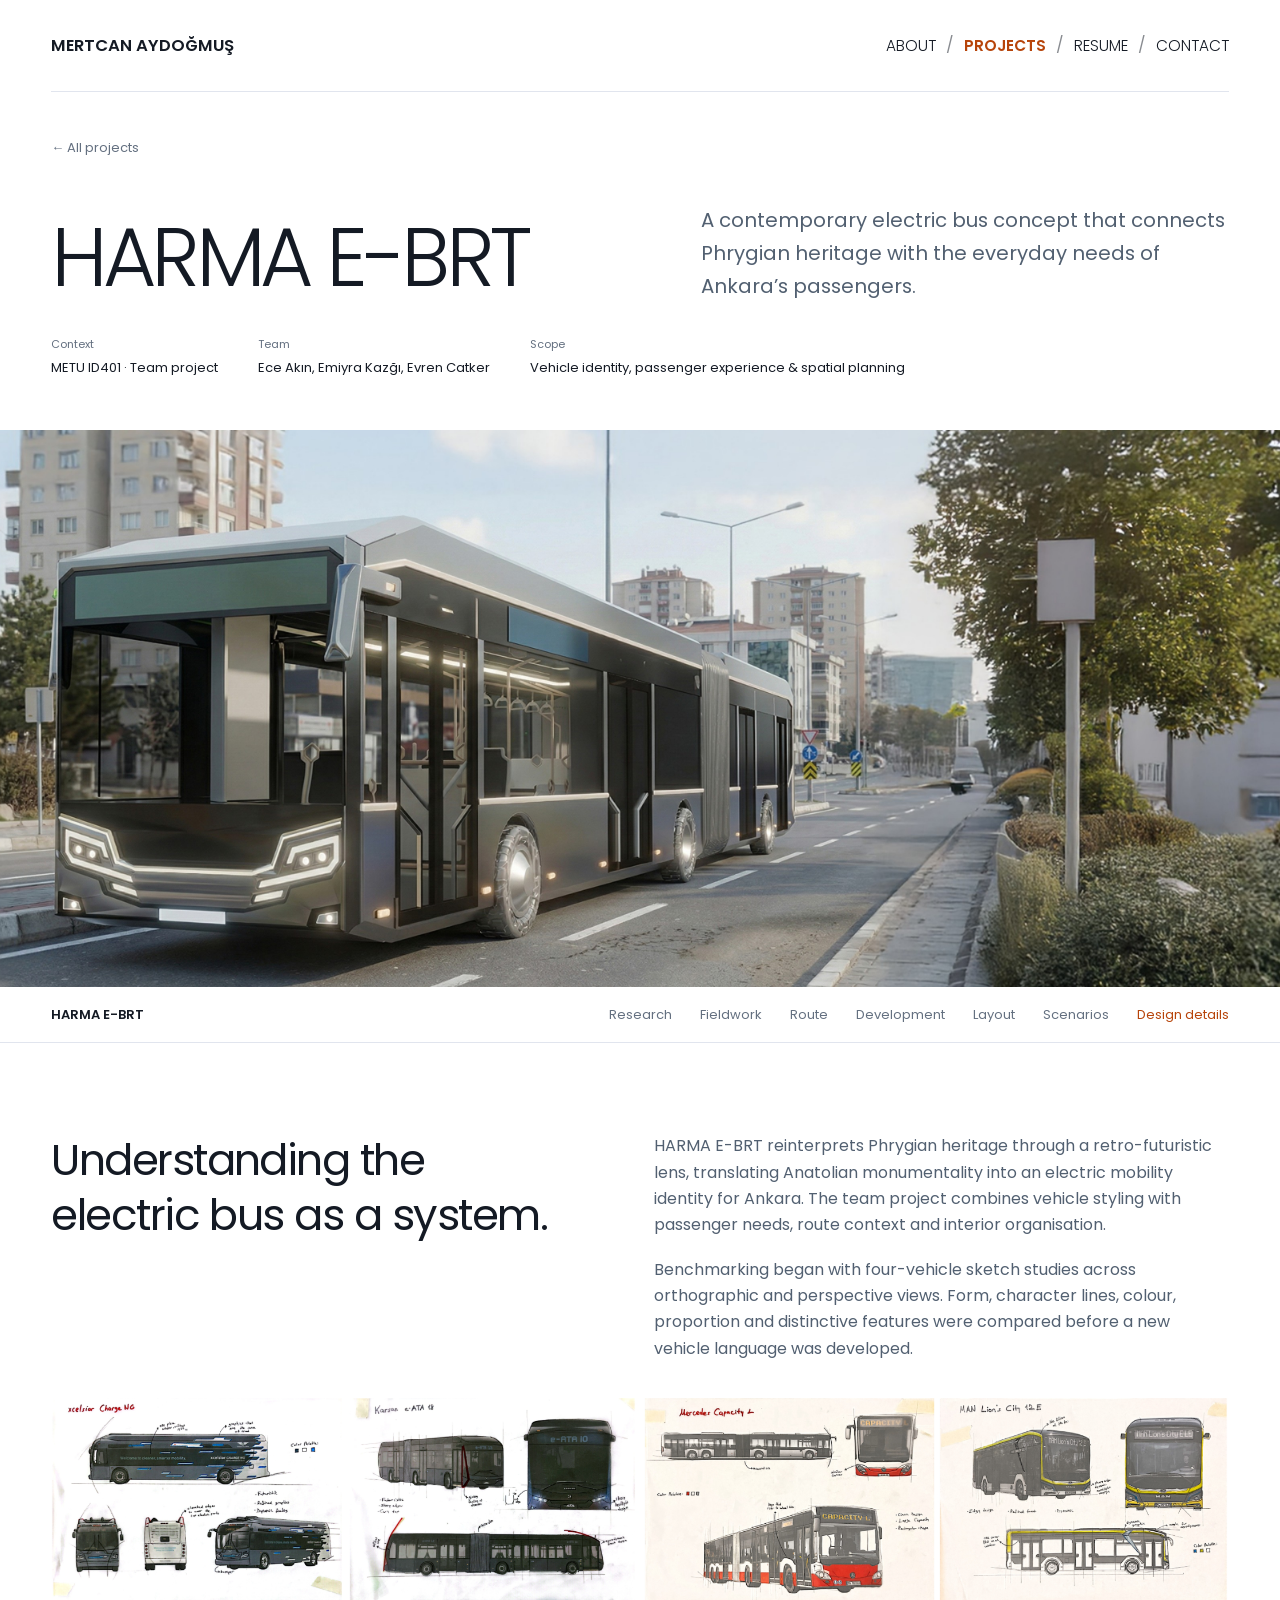
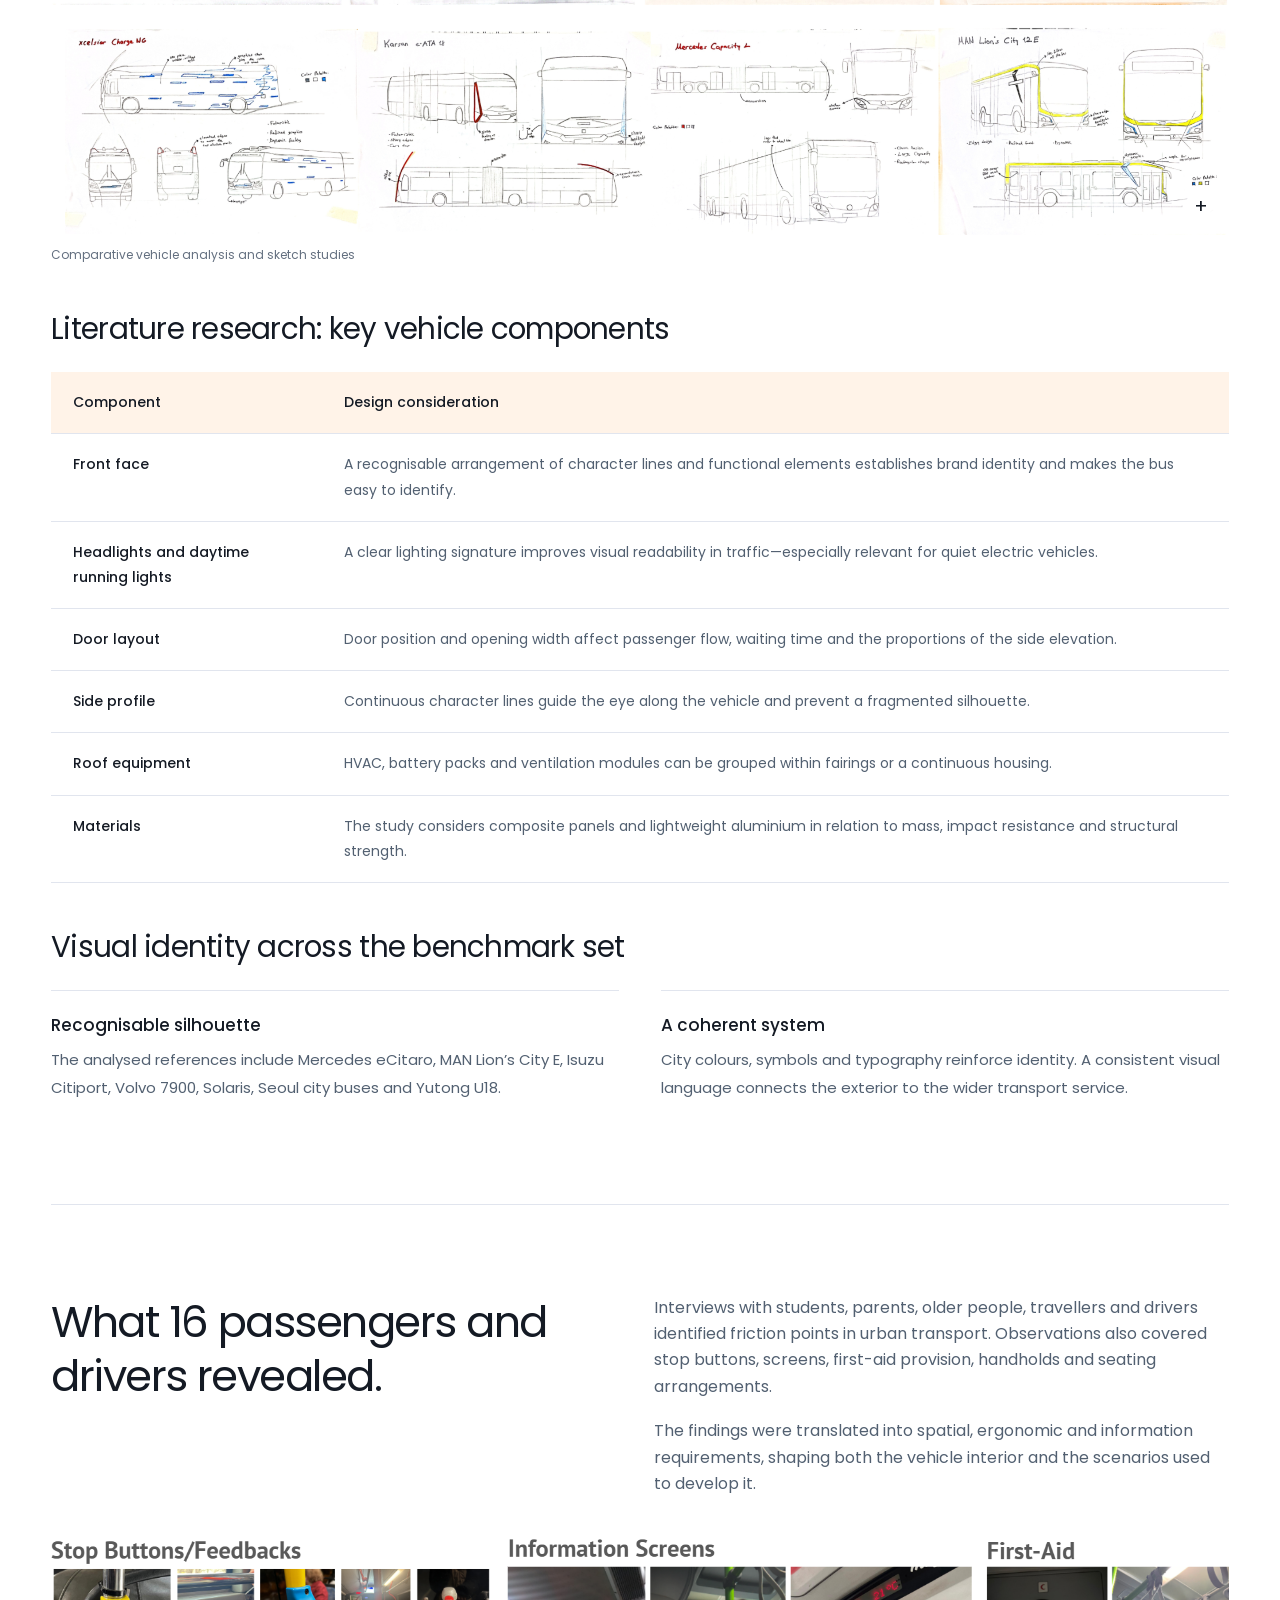
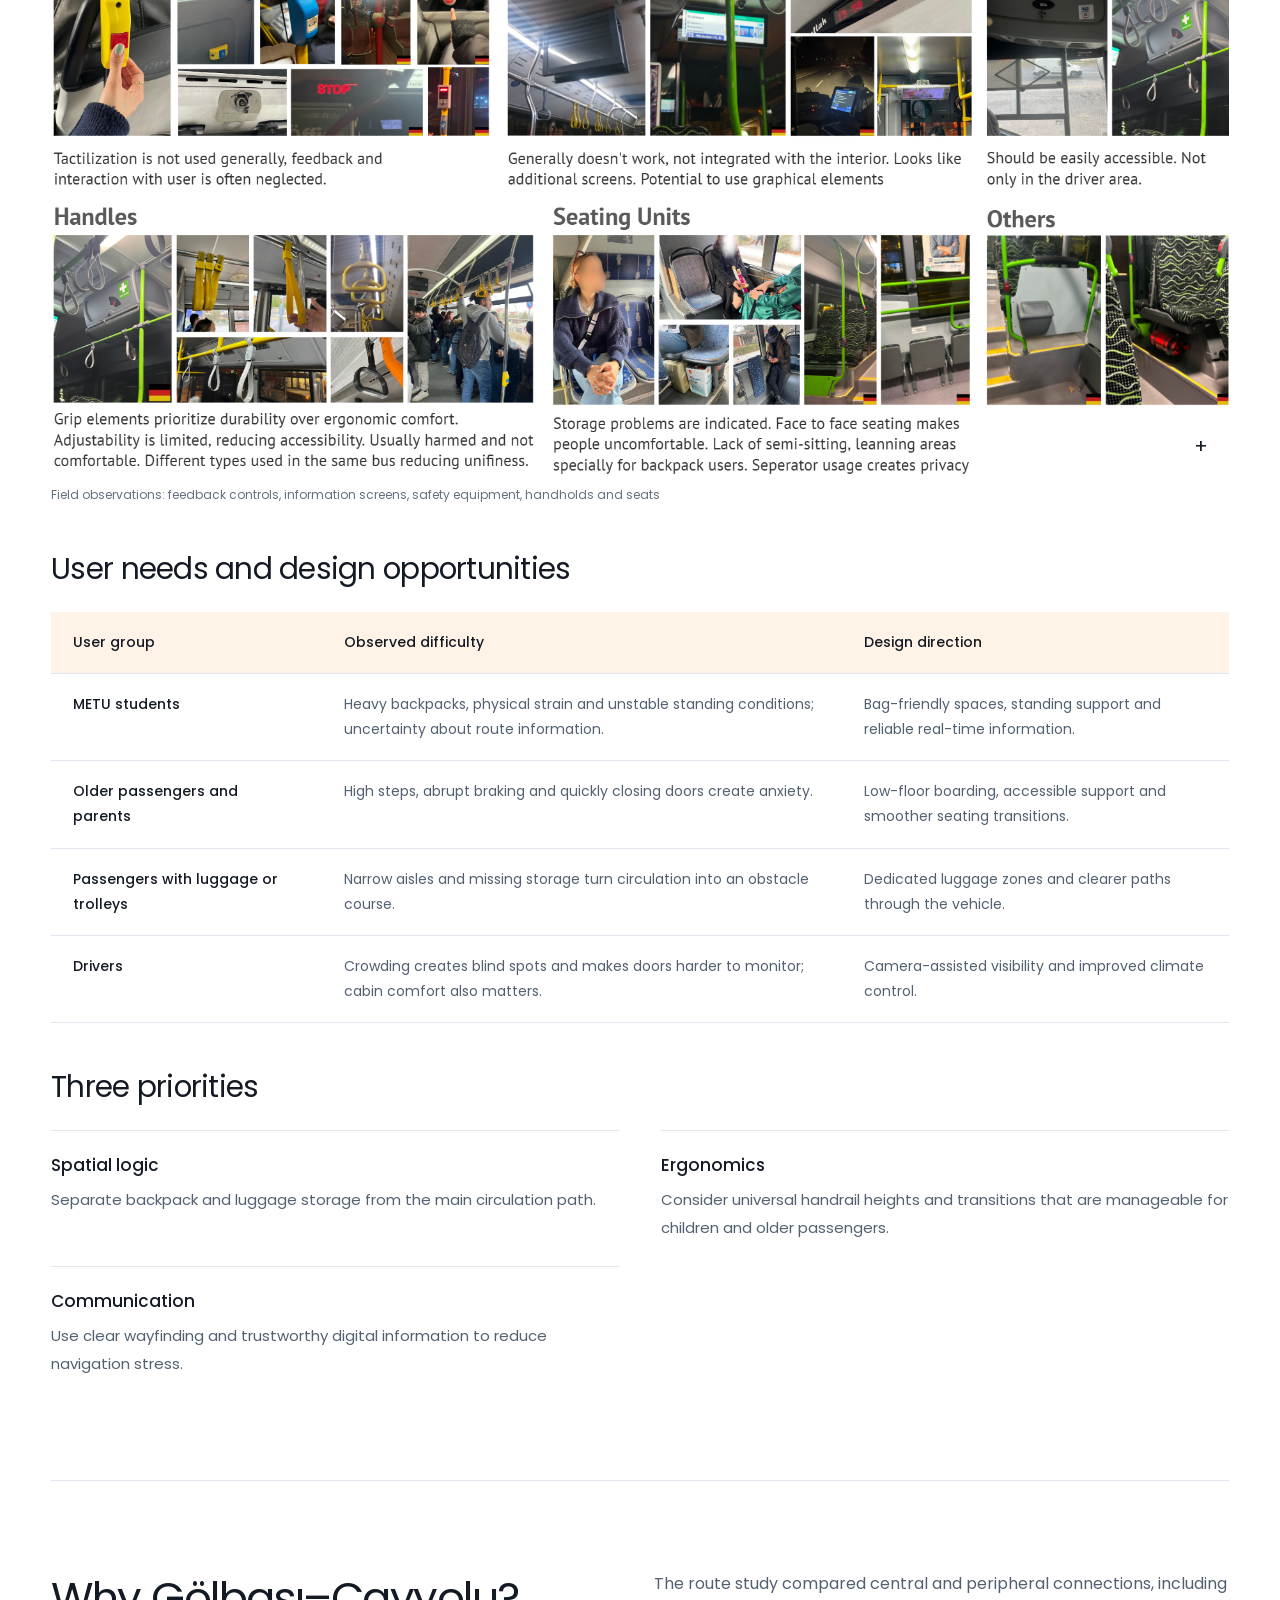
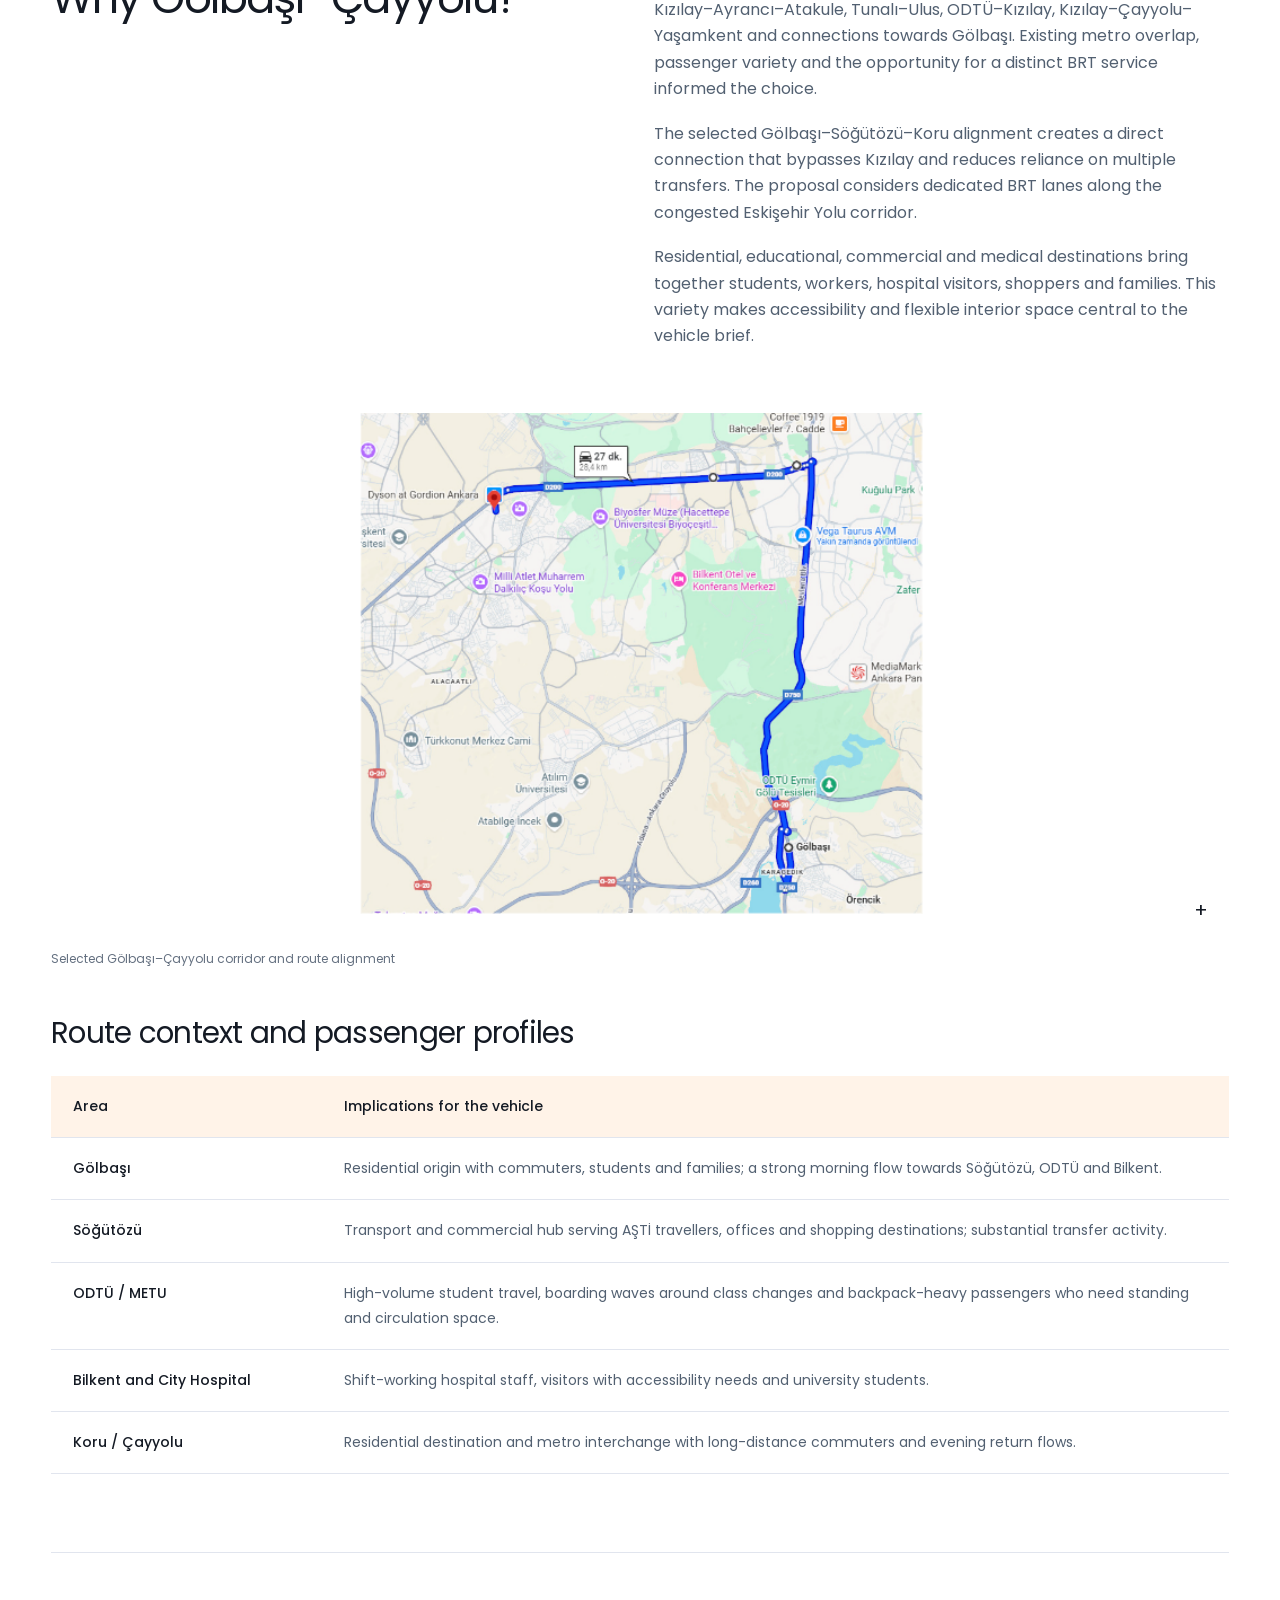
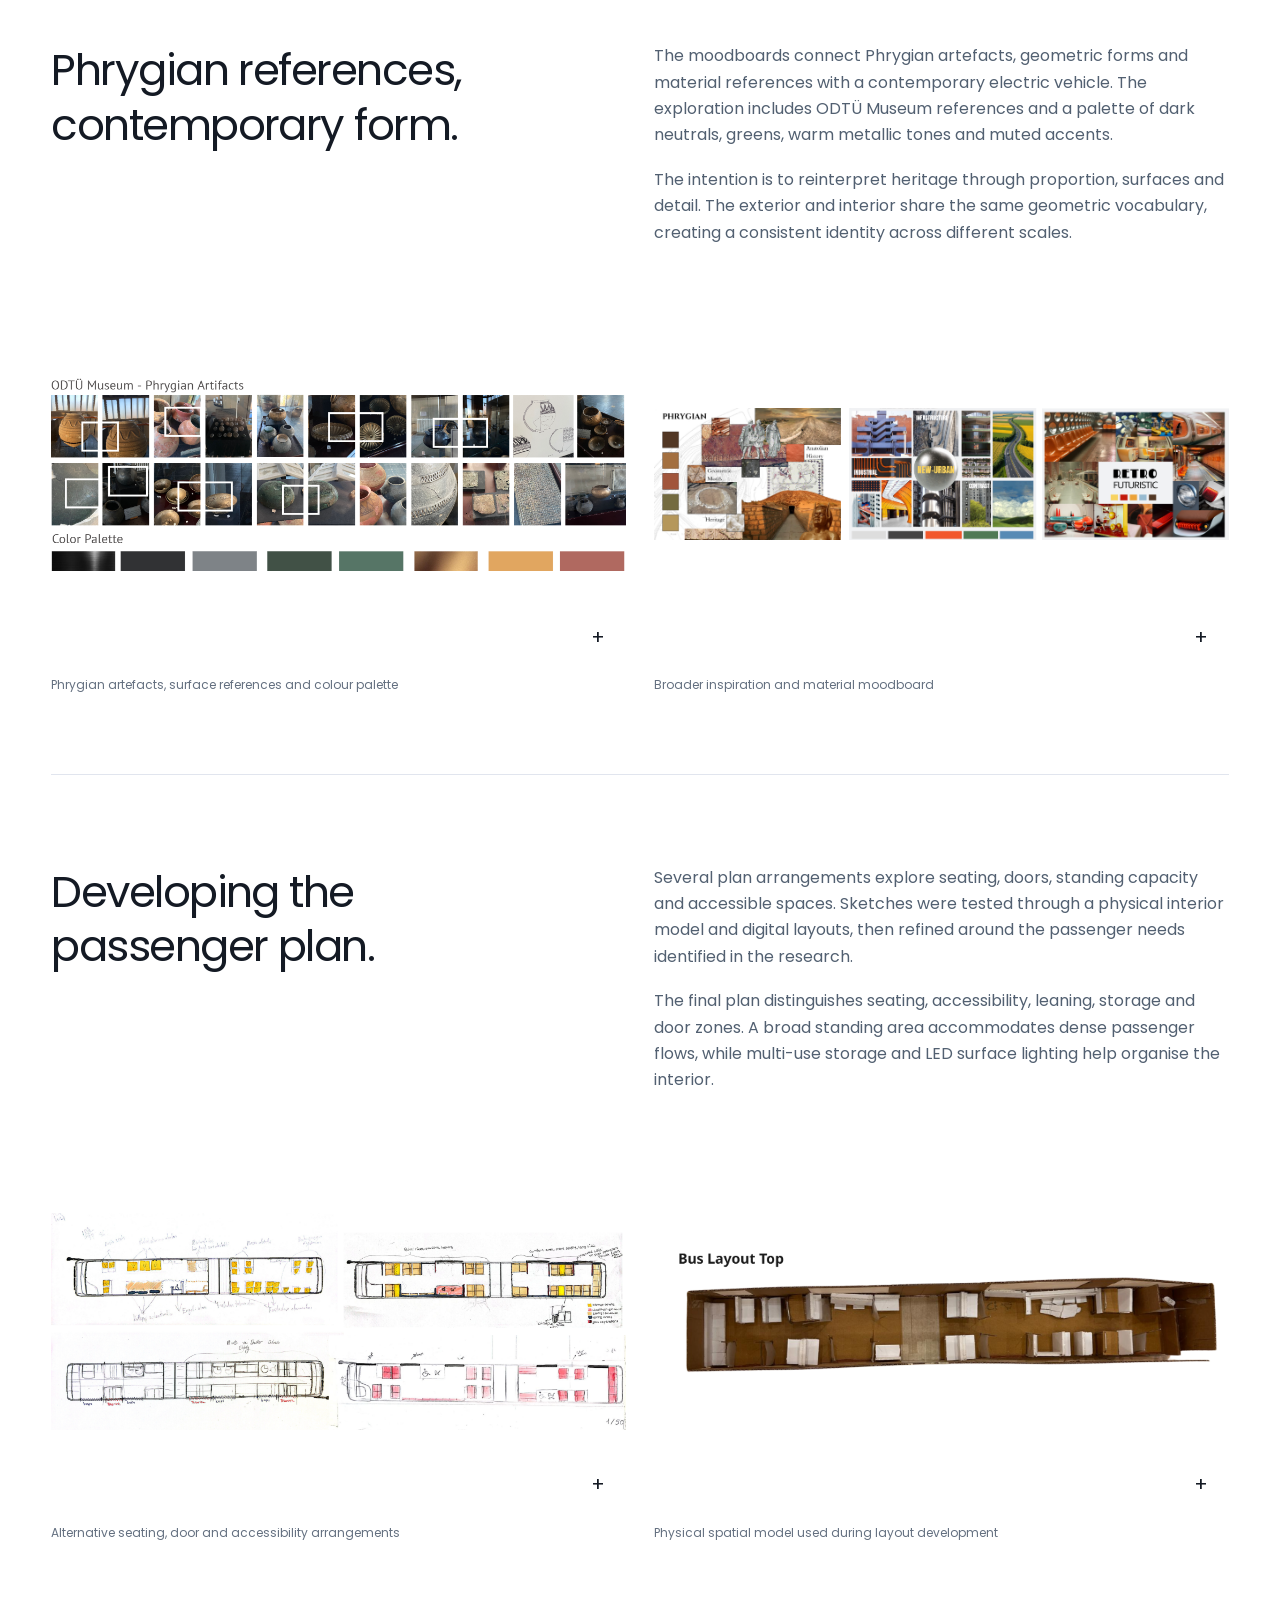
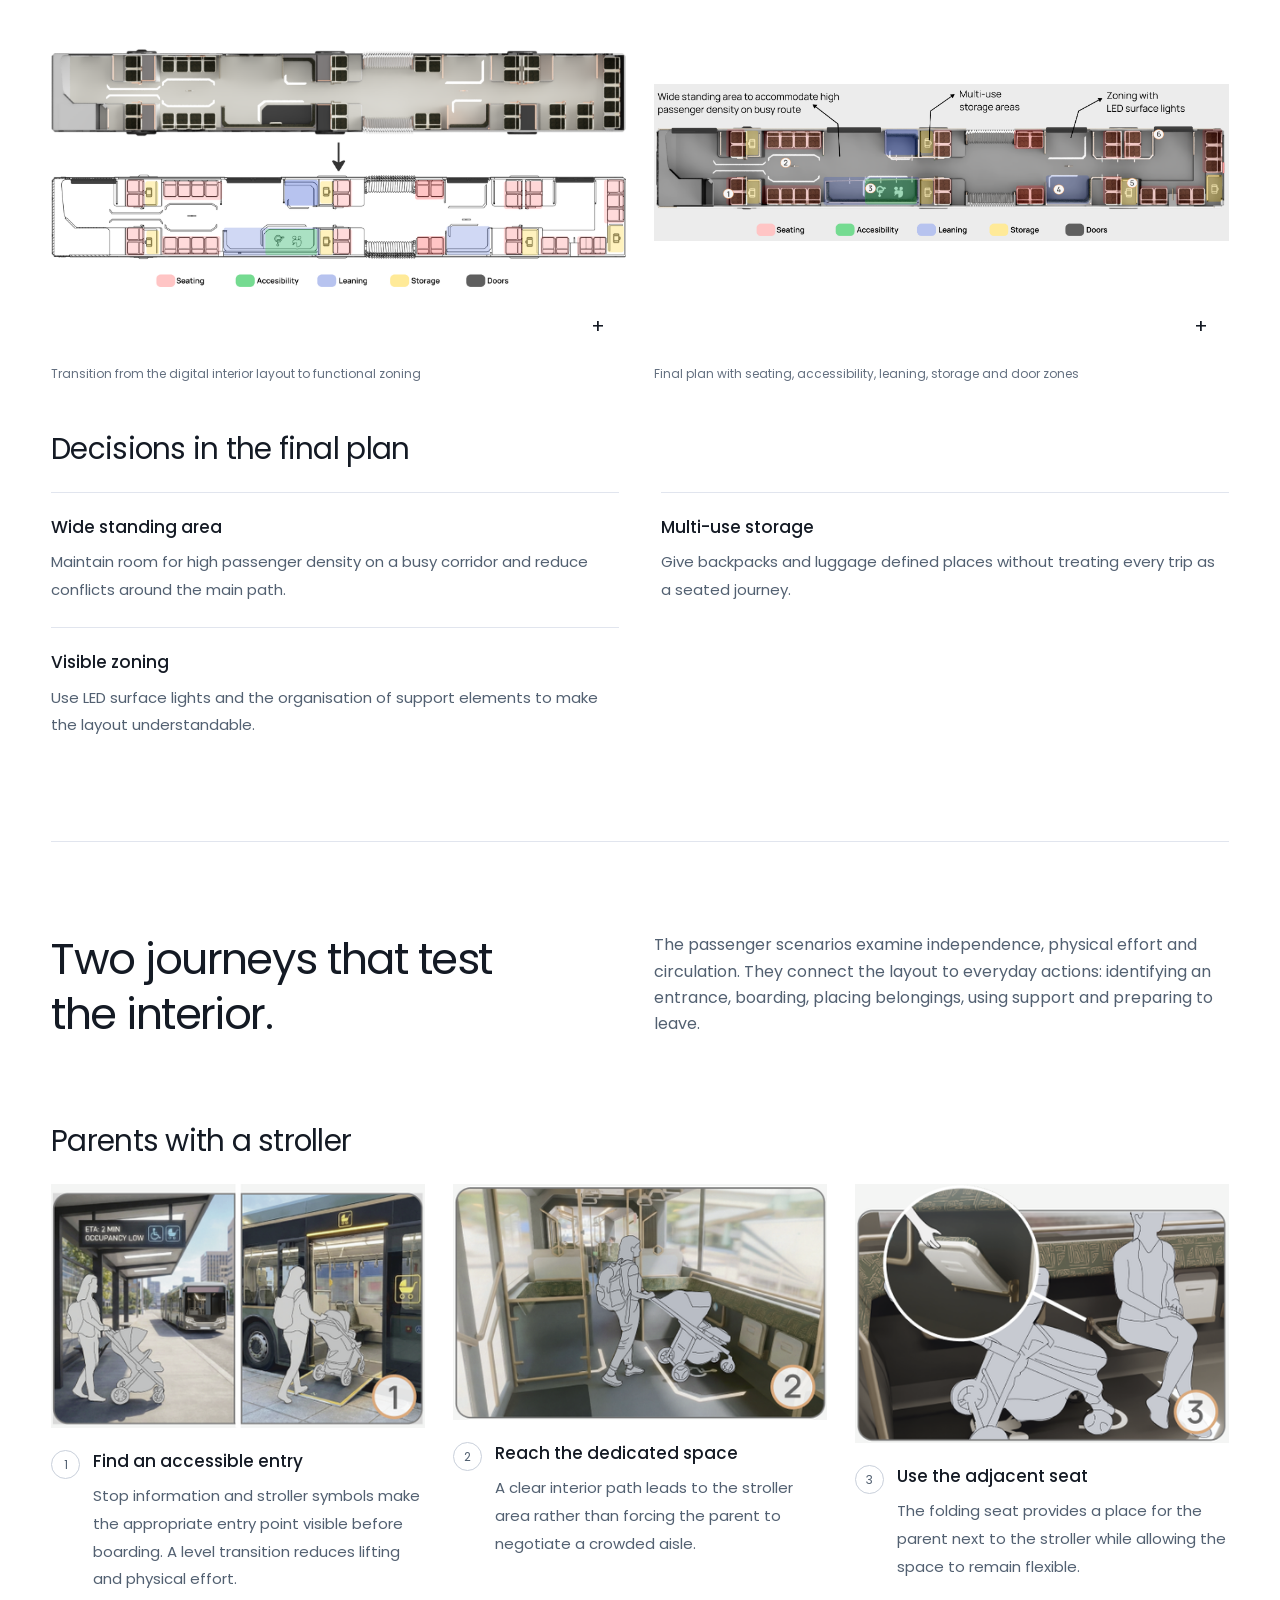
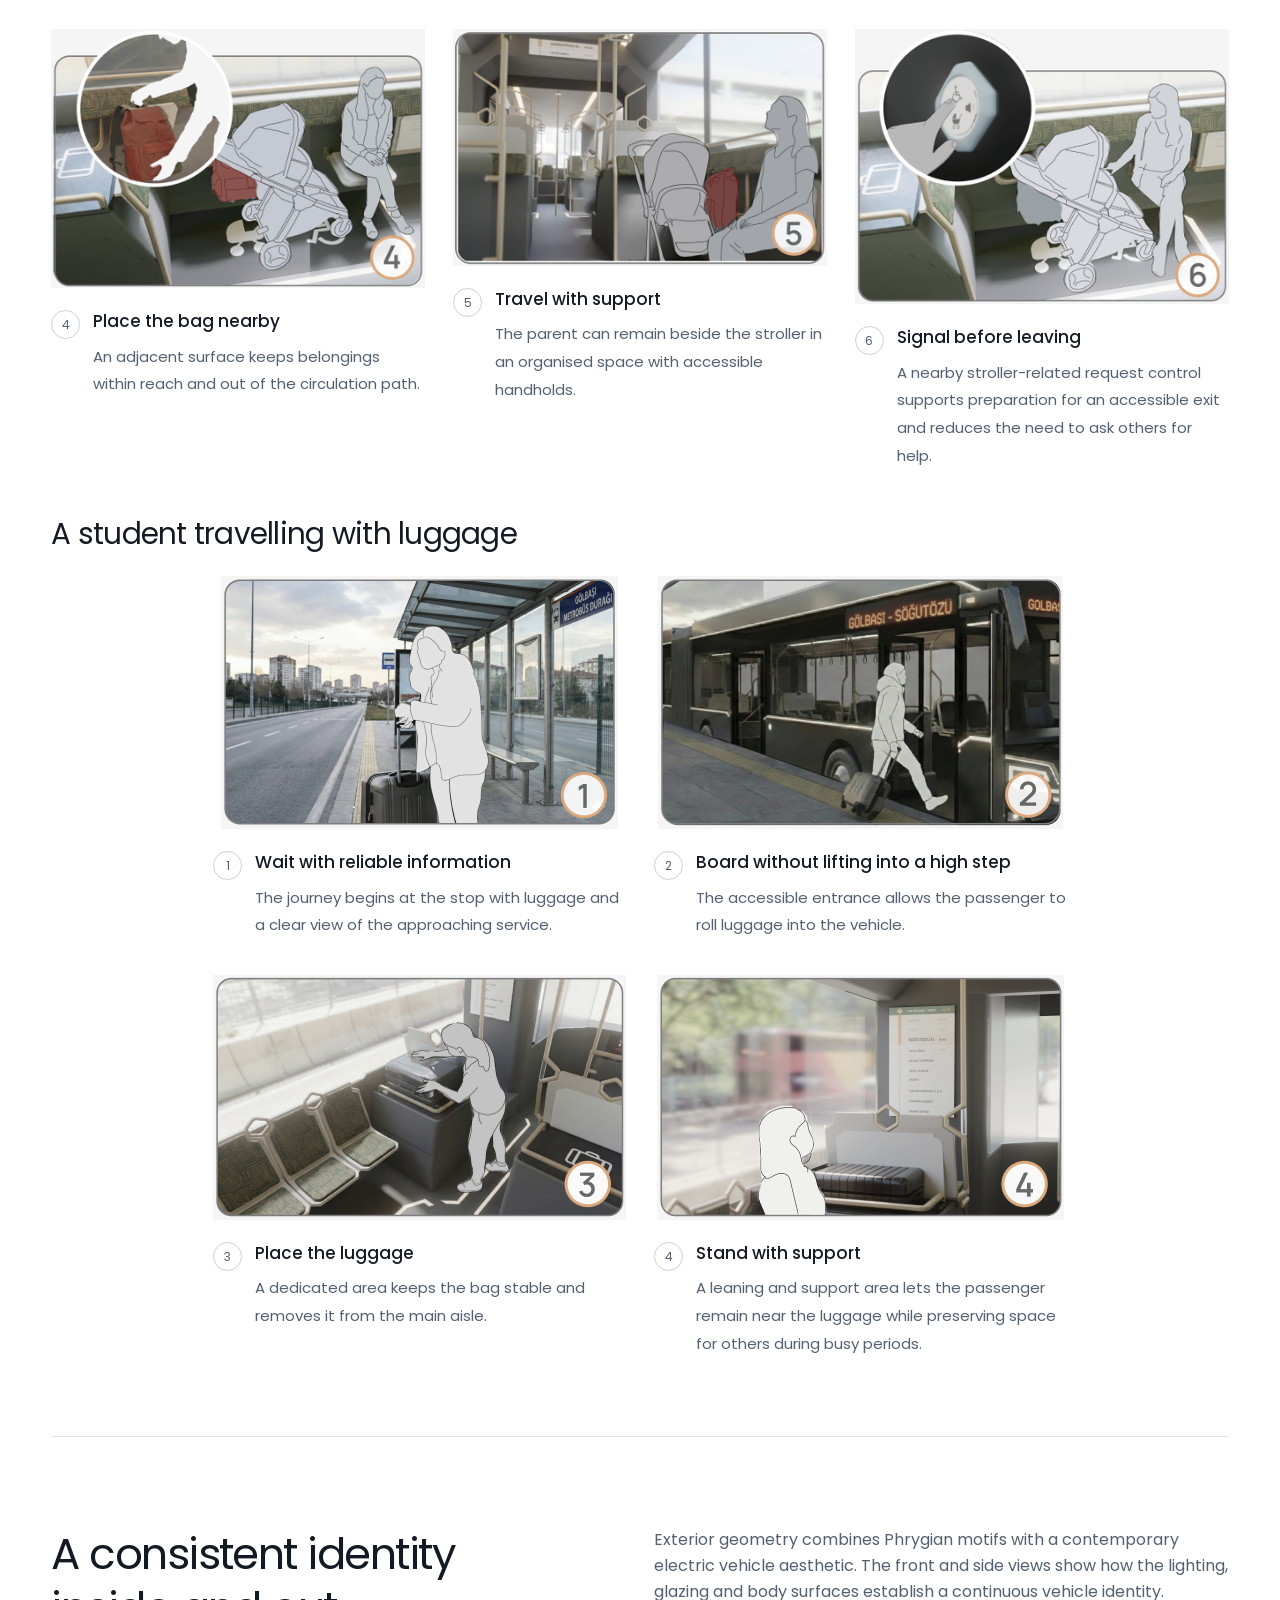
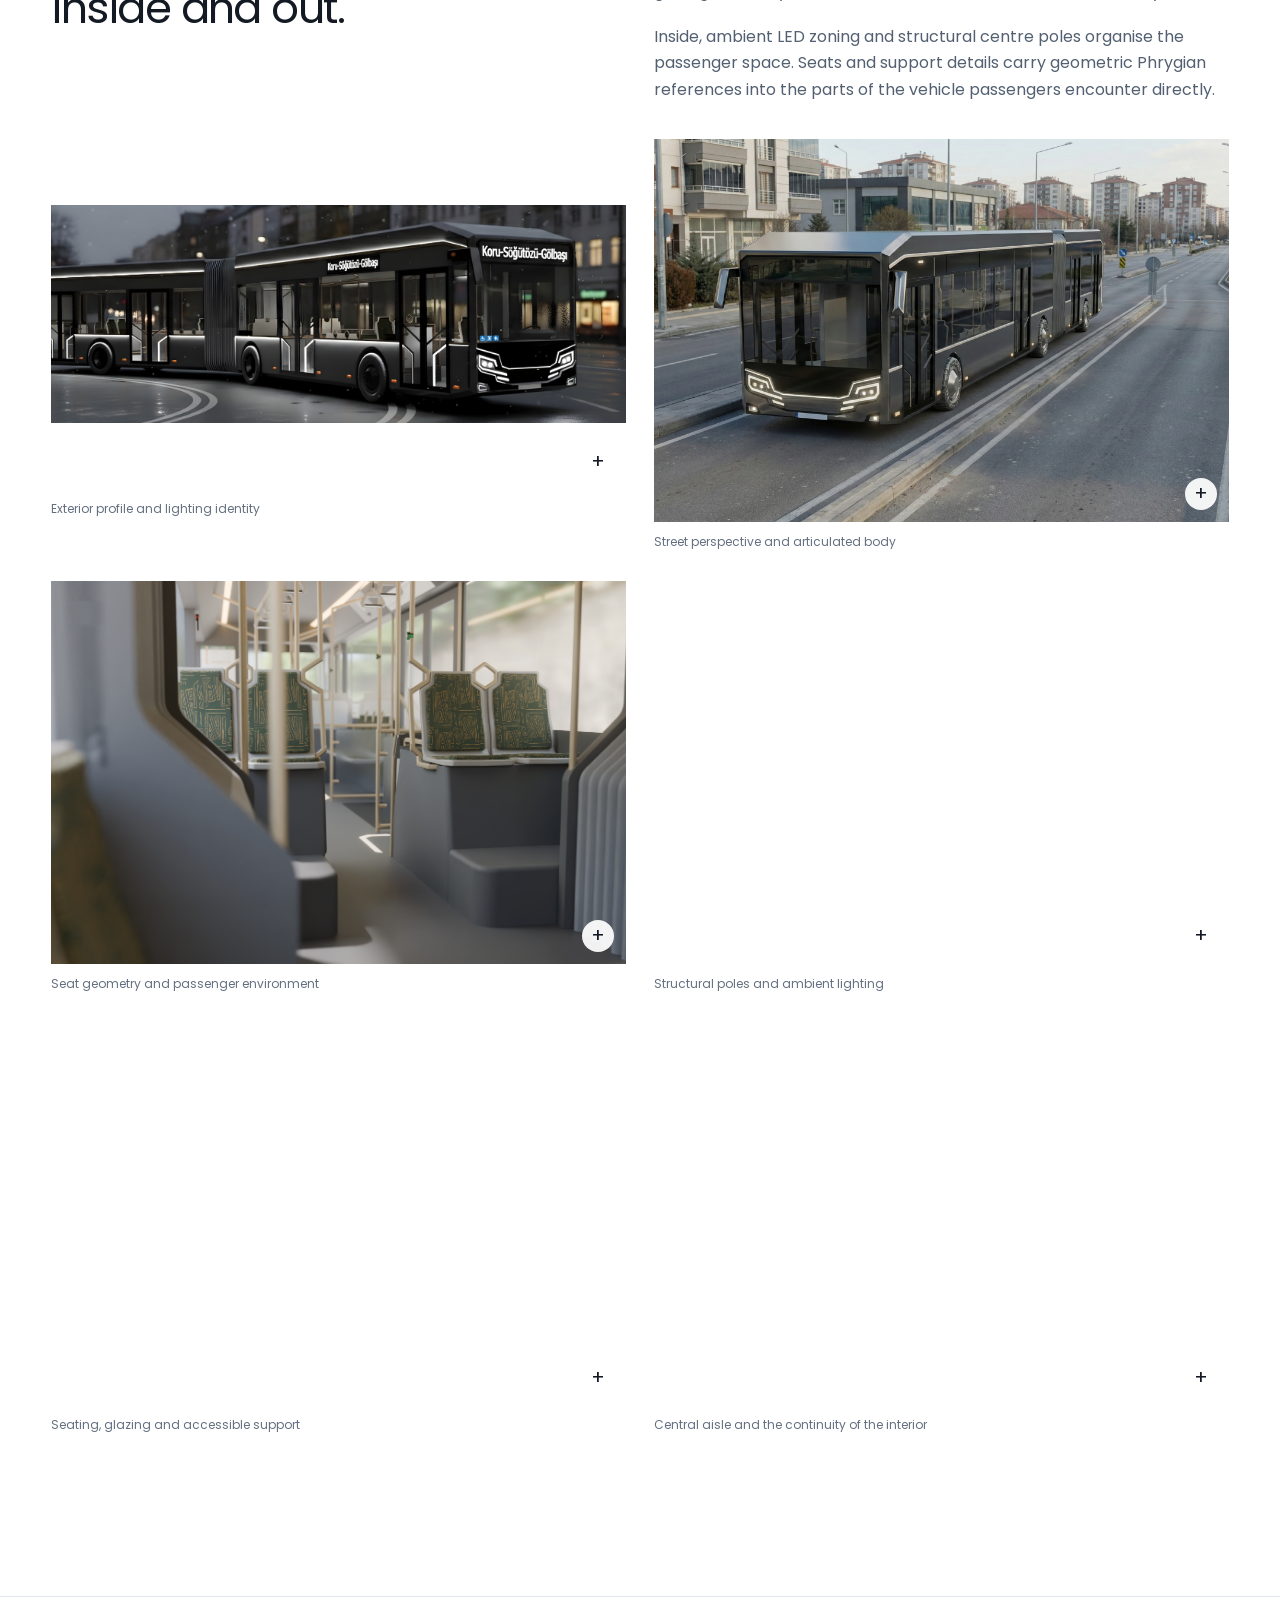
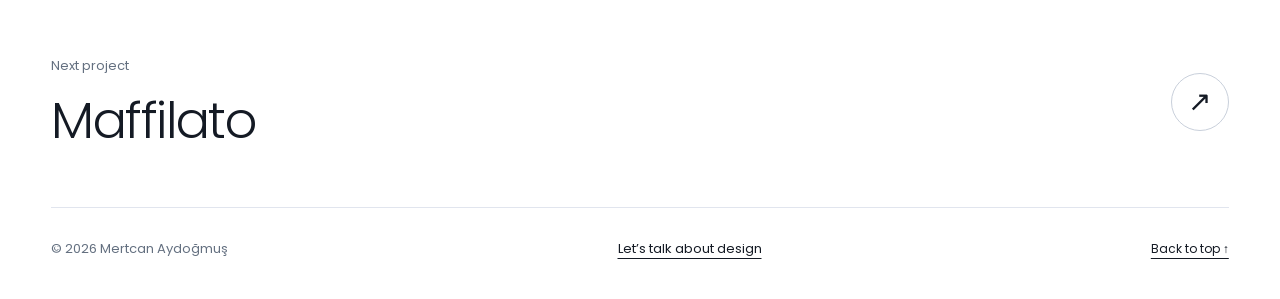
<file: harma.html>
<!doctype html>
<html lang="en"><head><meta charset="UTF-8"><meta name="viewport" content="width=device-width,initial-scale=1"><meta name="description" content="A contemporary electric bus concept that connects Phrygian heritage with the everyday needs of Ankara’s passengers."><title>HARMA E-BRT — Mertcan Aydoğmuş</title><link rel="stylesheet" href="styles.css"><link rel="stylesheet" href="product.css"><link rel="stylesheet" href="harma.css"><script src="script.js" defer></script><script src="product.js" defer></script><link rel="stylesheet" href="physical-light.css">
<link rel="icon" href="favicon.ico" sizes="16x16 32x32">
<link rel="icon" type="image/png" sizes="32x32" href="assets/favicon-32.png">
<link rel="apple-touch-icon" sizes="180x180" href="assets/apple-touch-icon.png">
</head><body class="product-case physical-case harma-case"><a class="skip-link" href="#main">Skip to content</a><header class="site-header"><a class="wordmark" href="index.html#home">MERTCAN AYDOĞMUŞ</a><nav aria-label="Main navigation"><a href="index.html#about">About</a><span aria-hidden="true">/</span><a href="index.html#physical-products" aria-current="page">Projects</a><span aria-hidden="true">/</span><a href="resume.html">Resume</a><span aria-hidden="true">/</span><a href="mailto:m.aydogmus58@gmail.com" data-contact>Contact</a></nav></header><main id="main"><div class="case-intro wrap"><a class="breadcrumb" href="index.html#physical-products">← All projects</a><div class="case-title-row"><h1>HARMA E-BRT</h1><p class="summary">A contemporary electric bus concept that connects Phrygian heritage with the everyday needs of Ankara’s passengers.</p></div><div class="project-facts"><div><span>Context</span>METU ID401 · Team project</div><div><span>Team</span>Ece Akın, Emiyra Kazğı, Evren Catker</div><div><span>Scope</span>Vehicle identity, passenger experience &amp; spatial planning</div></div></div><div class="feature-cover harma"><img src="assets/physical/visual-19-01.webp" alt="An electric mobility identity shaped by Ankara." fetchpriority="high" width="4310" height="1390" style="--asset-max:4310px"></div><nav class="study-nav" aria-label="Project sections"><div class="wrap"><a class="study-name" href="#main">HARMA E-BRT</a><a href="#research">Research</a><a href="#fieldwork">Fieldwork</a><a href="#route">Route</a><a href="#development">Development</a><a href="#layout">Layout</a><a href="#scenarios">Scenarios</a><a href="#details">Design details</a></div></nav><div class="wrap"><section class="study-section" id="research"><div class="section-opening"><h2>Understanding the electric bus as a system.</h2><div><p>HARMA E-BRT reinterprets Phrygian heritage through a retro-futuristic lens, translating Anatolian monumentality into an electric mobility identity for Ankara. The team project combines vehicle styling with passenger needs, route context and interior organisation.</p><p>Benchmarking began with four-vehicle sketch studies across orthographic and perspective views. Form, character lines, colour, proportion and distinctive features were compared before a new vehicle language was developed.</p></div></div><div class="study-gallery one"><figure class="study-image "><a href="assets/physical/visual-13-00.webp" data-zoom aria-label="Enlarge: Comparative vehicle analysis and sketch studies"><img src="assets/physical/visual-13-00.webp" alt="Comparative vehicle analysis and sketch studies" loading="lazy" decoding="async" width="2052" height="761" style="--asset-max:2052px"><span class="zoom-hint" aria-hidden="true">+</span></a><figcaption>Comparative vehicle analysis and sketch studies</figcaption></figure></div><div class="detail-block"><h3>Literature research: key vehicle components</h3><div class="table-scroll" tabindex="0" role="region" aria-label="Literature research: key vehicle components"><table><thead><tr><th scope="col">Component</th><th scope="col">Design consideration</th></tr></thead><tbody><tr><th scope="row">Front face</th><td>A recognisable arrangement of character lines and functional elements establishes brand identity and makes the bus easy to identify.</td></tr><tr><th scope="row">Headlights and daytime running lights</th><td>A clear lighting signature improves visual readability in traffic—especially relevant for quiet electric vehicles.</td></tr><tr><th scope="row">Door layout</th><td>Door position and opening width affect passenger flow, waiting time and the proportions of the side elevation.</td></tr><tr><th scope="row">Side profile</th><td>Continuous character lines guide the eye along the vehicle and prevent a fragmented silhouette.</td></tr><tr><th scope="row">Roof equipment</th><td>HVAC, battery packs and ventilation modules can be grouped within fairings or a continuous housing.</td></tr><tr><th scope="row">Materials</th><td>The study considers composite panels and lightweight aluminium in relation to mass, impact resistance and structural strength.</td></tr></tbody></table></div></div><div class="detail-block"><h3>Visual identity across the benchmark set</h3><div class="detail-grid"><article><h4>Recognisable silhouette</h4><p>The analysed references include Mercedes eCitaro, MAN Lion’s City E, Isuzu Citiport, Volvo 7900, Solaris, Seoul city buses and Yutong U18.</p></article><article><h4>A coherent system</h4><p>City colours, symbols and typography reinforce identity. A consistent visual language connects the exterior to the wider transport service.</p></article></div></div></section><section class="study-section" id="fieldwork"><div class="section-opening"><h2>What 16 passengers and drivers revealed.</h2><div><p>Interviews with students, parents, older people, travellers and drivers identified friction points in urban transport. Observations also covered stop buttons, screens, first-aid provision, handholds and seating arrangements.</p><p>The findings were translated into spatial, ergonomic and information requirements, shaping both the vehicle interior and the scenarios used to develop it.</p></div></div><div class="study-gallery one"><figure class="study-image "><a href="assets/physical/visual-15-00.webp" data-zoom aria-label="Enlarge: Field observations: feedback controls, information screens, safety equipment, handholds and seats"><img src="assets/physical/visual-15-00.webp" alt="Field observations: feedback controls, information screens, safety equipment, handholds and seats" loading="lazy" decoding="async" width="1843" height="847" style="--asset-max:1843px"><span class="zoom-hint" aria-hidden="true">+</span></a><figcaption>Field observations: feedback controls, information screens, safety equipment, handholds and seats</figcaption></figure></div><div class="detail-block"><h3>User needs and design opportunities</h3><div class="table-scroll" tabindex="0" role="region" aria-label="User needs and design opportunities"><table><thead><tr><th scope="col">User group</th><th scope="col">Observed difficulty</th><th scope="col">Design direction</th></tr></thead><tbody><tr><th scope="row">METU students</th><td>Heavy backpacks, physical strain and unstable standing conditions; uncertainty about route information.</td><td>Bag-friendly spaces, standing support and reliable real-time information.</td></tr><tr><th scope="row">Older passengers and parents</th><td>High steps, abrupt braking and quickly closing doors create anxiety.</td><td>Low-floor boarding, accessible support and smoother seating transitions.</td></tr><tr><th scope="row">Passengers with luggage or trolleys</th><td>Narrow aisles and missing storage turn circulation into an obstacle course.</td><td>Dedicated luggage zones and clearer paths through the vehicle.</td></tr><tr><th scope="row">Drivers</th><td>Crowding creates blind spots and makes doors harder to monitor; cabin comfort also matters.</td><td>Camera-assisted visibility and improved climate control.</td></tr></tbody></table></div></div><div class="detail-block"><h3>Three priorities</h3><div class="detail-grid"><article><h4>Spatial logic</h4><p>Separate backpack and luggage storage from the main circulation path.</p></article><article><h4>Ergonomics</h4><p>Consider universal handrail heights and transitions that are manageable for children and older passengers.</p></article><article><h4>Communication</h4><p>Use clear wayfinding and trustworthy digital information to reduce navigation stress.</p></article></div></div></section><section class="study-section" id="route"><div class="section-opening"><h2>Why Gölbaşı–Çayyolu?</h2><div><p>The route study compared central and peripheral connections, including Kızılay–Ayrancı–Atakule, Tunalı–Ulus, ODTÜ–Kızılay, Kızılay–Çayyolu–Yaşamkent and connections towards Gölbaşı. Existing metro overlap, passenger variety and the opportunity for a distinct BRT service informed the choice.</p><p>The selected Gölbaşı–Söğütözü–Koru alignment creates a direct connection that bypasses Kızılay and reduces reliance on multiple transfers. The proposal considers dedicated BRT lanes along the congested Eskişehir Yolu corridor.</p><p>Residential, educational, commercial and medical destinations bring together students, workers, hospital visitors, shoppers and families. This variety makes accessibility and flexible interior space central to the vehicle brief.</p></div></div><div class="study-gallery one"><figure class="study-image "><a href="assets/physical/route-map.webp" data-zoom aria-label="Enlarge: Selected Gölbaşı–Çayyolu corridor and route alignment"><img src="assets/physical/route-map.webp" alt="Selected Gölbaşı–Çayyolu corridor and route alignment" loading="lazy" decoding="async" width="615" height="553" style="--asset-max:615px"><span class="zoom-hint" aria-hidden="true">+</span></a><figcaption>Selected Gölbaşı–Çayyolu corridor and route alignment</figcaption></figure></div><div class="detail-block"><h3>Route context and passenger profiles</h3><div class="table-scroll" tabindex="0" role="region" aria-label="Route context and passenger profiles"><table><thead><tr><th scope="col">Area</th><th scope="col">Implications for the vehicle</th></tr></thead><tbody><tr><th scope="row">Gölbaşı</th><td>Residential origin with commuters, students and families; a strong morning flow towards Söğütözü, ODTÜ and Bilkent.</td></tr><tr><th scope="row">Söğütözü</th><td>Transport and commercial hub serving AŞTİ travellers, offices and shopping destinations; substantial transfer activity.</td></tr><tr><th scope="row">ODTÜ / METU</th><td>High-volume student travel, boarding waves around class changes and backpack-heavy passengers who need standing and circulation space.</td></tr><tr><th scope="row">Bilkent and City Hospital</th><td>Shift-working hospital staff, visitors with accessibility needs and university students.</td></tr><tr><th scope="row">Koru / Çayyolu</th><td>Residential destination and metro interchange with long-distance commuters and evening return flows.</td></tr></tbody></table></div></div></section><section class="study-section" id="development"><div class="section-opening"><h2>Phrygian references, contemporary form.</h2><div><p>The moodboards connect Phrygian artefacts, geometric forms and material references with a contemporary electric vehicle. The exploration includes ODTÜ Museum references and a palette of dark neutrals, greens, warm metallic tones and muted accents.</p><p>The intention is to reinterpret heritage through proportion, surfaces and detail. The exterior and interior share the same geometric vocabulary, creating a consistent identity across different scales.</p></div></div><div class="study-gallery "><figure class="study-image "><a href="assets/physical/visual-17-01.webp" data-zoom aria-label="Enlarge: Phrygian artefacts, surface references and colour palette"><img src="assets/physical/visual-17-01.webp" alt="Phrygian artefacts, surface references and colour palette" loading="lazy" decoding="async" width="2150" height="726" style="--asset-max:2150px"><span class="zoom-hint" aria-hidden="true">+</span></a><figcaption>Phrygian artefacts, surface references and colour palette</figcaption></figure><figure class="study-image "><a href="assets/physical/visual-17-00.webp" data-zoom aria-label="Enlarge: Broader inspiration and material moodboard"><img src="assets/physical/visual-17-00.webp" alt="Broader inspiration and material moodboard" loading="lazy" decoding="async" width="2607" height="599" style="--asset-max:2607px"><span class="zoom-hint" aria-hidden="true">+</span></a><figcaption>Broader inspiration and material moodboard</figcaption></figure></div></section><section class="study-section" id="layout"><div class="section-opening"><h2>Developing the passenger plan.</h2><div><p>Several plan arrangements explore seating, doors, standing capacity and accessible spaces. Sketches were tested through a physical interior model and digital layouts, then refined around the passenger needs identified in the research.</p><p>The final plan distinguishes seating, accessibility, leaning, storage and door zones. A broad standing area accommodates dense passenger flows, while multi-use storage and LED surface lighting help organise the interior.</p></div></div><div class="study-gallery "><figure class="study-image "><a href="assets/physical/visual-18-00.webp" data-zoom aria-label="Enlarge: Alternative seating, door and accessibility arrangements"><img src="assets/physical/visual-18-00.webp" alt="Alternative seating, door and accessibility arrangements" loading="lazy" decoding="async" width="2032" height="768" style="--asset-max:2032px"><span class="zoom-hint" aria-hidden="true">+</span></a><figcaption>Alternative seating, door and accessibility arrangements</figcaption></figure><figure class="study-image "><a href="assets/physical/harma-layout-model-cropped.svg" data-zoom aria-label="Enlarge: Physical spatial model used during layout development"><img src="assets/physical/harma-layout-model-cropped.svg" alt="Physical spatial model used during layout development" loading="lazy" decoding="async" width="1570" height="450" style="--asset-max:1570px"><span class="zoom-hint" aria-hidden="true">+</span></a><figcaption>Physical spatial model used during layout development</figcaption></figure><figure class="study-image "><a href="assets/physical/visual-18-01.webp" data-zoom aria-label="Enlarge: Transition from the digital interior layout to functional zoning"><img src="assets/physical/visual-18-01.webp" alt="Transition from the digital interior layout to functional zoning" loading="lazy" decoding="async" width="1710" height="740" style="--asset-max:1710px"><span class="zoom-hint" aria-hidden="true">+</span></a><figcaption>Transition from the digital interior layout to functional zoning</figcaption></figure><figure class="study-image "><a href="assets/physical/visual-18-02.webp" data-zoom aria-label="Enlarge: Final plan with seating, accessibility, leaning, storage and door zones"><img src="assets/physical/visual-18-02.webp" alt="Final plan with seating, accessibility, leaning, storage and door zones" loading="lazy" decoding="async" width="1905" height="520" style="--asset-max:1905px"><span class="zoom-hint" aria-hidden="true">+</span></a><figcaption>Final plan with seating, accessibility, leaning, storage and door zones</figcaption></figure></div><div class="detail-block"><h3>Decisions in the final plan</h3><div class="detail-grid"><article><h4>Wide standing area</h4><p>Maintain room for high passenger density on a busy corridor and reduce conflicts around the main path.</p></article><article><h4>Multi-use storage</h4><p>Give backpacks and luggage defined places without treating every trip as a seated journey.</p></article><article><h4>Visible zoning</h4><p>Use LED surface lights and the organisation of support elements to make the layout understandable.</p></article></div></div></section><section class="study-section" id="scenarios"><div class="section-opening"><h2>Two journeys that test the interior.</h2><div><p>The passenger scenarios examine independence, physical effort and circulation. They connect the layout to everyday actions: identifying an entrance, boarding, placing belongings, using support and preparing to leave.</p></div></div><div class="study-gallery "></div><div class="detail-block harma-story harma-story-stroller"><h3>Parents with a stroller</h3><ol class="scenario-steps"><li><figure class="scenario-native" style="--scene-ratio:421/275;--scene-native-width:421px;--scene-source-width:343.46793349%;--scene-left:-8.07600950%;--scene-top:-86.18181818%"><img src="assets/physical/harma-stroller-source.png" alt="Parents with a stroller: Find an accessible entry" loading="lazy" decoding="async" width="1446" height="1082" style="--asset-max:1446px"></figure><div><h4>Find an accessible entry</h4><p>Stop information and stroller symbols make the appropriate entry point visible before boarding. A level transition reduces lifting and physical effort.</p></div></li><li><figure class="scenario-native" style="--scene-ratio:421/266;--scene-native-width:421px;--scene-source-width:343.46793349%;--scene-left:-120.42755344%;--scene-top:-92.48120301%"><img src="assets/physical/harma-stroller-source.png" alt="Parents with a stroller: Reach the dedicated space" loading="lazy" decoding="async" width="1446" height="1082" style="--asset-max:1446px"></figure><div><h4>Reach the dedicated space</h4><p>A clear interior path leads to the stroller area rather than forcing the parent to negotiate a crowded aisle.</p></div></li><li><figure class="scenario-native" style="--scene-ratio:424/294;--scene-native-width:424px;--scene-source-width:341.03773585%;--scene-left:-231.13207547%;--scene-top:-74.14965986%"><img src="assets/physical/harma-stroller-source.png" alt="Parents with a stroller: Use the adjacent seat" loading="lazy" decoding="async" width="1446" height="1082" style="--asset-max:1446px"></figure><div><h4>Use the adjacent seat</h4><p>The folding seat provides a place for the parent next to the stroller while allowing the space to remain flexible.</p></div></li><li><figure class="scenario-native" style="--scene-ratio:424/294;--scene-native-width:424px;--scene-source-width:341.03773585%;--scene-left:-8.01886792%;--scene-top:-219.72789116%"><img src="assets/physical/harma-stroller-source.png" alt="Parents with a stroller: Place the bag nearby" loading="lazy" decoding="async" width="1446" height="1082" style="--asset-max:1446px"></figure><div><h4>Place the bag nearby</h4><p>An adjacent surface keeps belongings within reach and out of the circulation path.</p></div></li><li><figure class="scenario-native" style="--scene-ratio:423/268;--scene-native-width:423px;--scene-source-width:341.84397163%;--scene-left:-119.38534279%;--scene-top:-250.74626866%"><img src="assets/physical/harma-stroller-source.png" alt="Parents with a stroller: Travel with support" loading="lazy" decoding="async" width="1446" height="1082" style="--asset-max:1446px"></figure><div><h4>Travel with support</h4><p>The parent can remain beside the stroller in an organised space with accessible handholds.</p></div></li><li><figure class="scenario-native" style="--scene-ratio:424/312;--scene-native-width:424px;--scene-source-width:341.03773585%;--scene-left:-231.13207547%;--scene-top:-201.28205128%"><img src="assets/physical/harma-stroller-source.png" alt="Parents with a stroller: Signal before leaving" loading="lazy" decoding="async" width="1446" height="1082" style="--asset-max:1446px"></figure><div><h4>Signal before leaving</h4><p>A nearby stroller-related request control supports preparation for an accessible exit and reduces the need to ask others for help.</p></div></li></ol></div><div class="detail-block harma-story harma-story-luggage"><h3>A student travelling with luggage</h3><ol class="scenario-steps"><li><figure class="scenario-native" style="--scene-ratio:397/253;--scene-native-width:397px;--scene-source-width:222.16624685%;--scene-left:-7.80856423%;--scene-top:-83.79446640%"><img src="assets/physical/harma-luggage-source.png" alt="A student travelling with luggage: Wait with reliable information" loading="lazy" decoding="async" width="882" height="978" style="--asset-max:882px"></figure><div><h4>Wait with reliable information</h4><p>The journey begins at the stop with luggage and a clear view of the approaching service.</p></div></li><li><figure class="scenario-native" style="--scene-ratio:405/253;--scene-native-width:405px;--scene-source-width:217.77777778%;--scene-left:-111.85185185%;--scene-top:-83.79446640%"><img src="assets/physical/harma-luggage-source.png" alt="A student travelling with luggage: Board without lifting into a high step" loading="lazy" decoding="async" width="882" height="978" style="--asset-max:882px"></figure><div><h4>Board without lifting into a high step</h4><p>The accessible entrance allows the passenger to roll luggage into the vehicle.</p></div></li><li><figure class="scenario-native" style="--scene-ratio:413/245;--scene-native-width:413px;--scene-source-width:213.55932203%;--scene-left:-6.05326877%;--scene-top:-248.57142857%"><img src="assets/physical/harma-luggage-source.png" alt="A student travelling with luggage: Place the luggage" loading="lazy" decoding="async" width="882" height="978" style="--asset-max:882px"></figure><div><h4>Place the luggage</h4><p>A dedicated area keeps the bag stable and removes it from the main aisle.</p></div></li><li><figure class="scenario-native" style="--scene-ratio:407/245;--scene-native-width:407px;--scene-source-width:216.70761671%;--scene-left:-111.79361179%;--scene-top:-248.57142857%"><img src="assets/physical/harma-luggage-source.png" alt="A student travelling with luggage: Stand with support" loading="lazy" decoding="async" width="882" height="978" style="--asset-max:882px"></figure><div><h4>Stand with support</h4><p>A leaning and support area lets the passenger remain near the luggage while preserving space for others during busy periods.</p></div></li></ol></div></section><section class="study-section" id="details"><div class="section-opening"><h2>A consistent identity inside and out.</h2><div><p>Exterior geometry combines Phrygian motifs with a contemporary electric vehicle aesthetic. The front and side views show how the lighting, glazing and body surfaces establish a continuous vehicle identity.</p><p>Inside, ambient LED zoning and structural centre poles organise the passenger space. Seats and support details carry geometric Phrygian references into the parts of the vehicle passengers encounter directly.</p></div></div><div class="study-gallery "><figure class="study-image profile-detail"><a href="assets/physical/harma-profile-centered.svg" data-zoom aria-label="Enlarge: Exterior profile and lighting identity"><img src="assets/physical/harma-profile-centered.svg" alt="Exterior profile and lighting identity" loading="lazy" decoding="async" width="3018" height="1148" style="--asset-max:3018px"><span class="zoom-hint" aria-hidden="true">+</span></a><figcaption>Exterior profile and lighting identity</figcaption></figure><figure class="study-image photo"><a href="assets/physical/visual-19-02.webp" data-zoom aria-label="Enlarge: Street perspective and articulated body"><img src="assets/physical/visual-19-02.webp" alt="Street perspective and articulated body" loading="lazy" decoding="async" width="2264" height="1264" style="--asset-max:2264px"><span class="zoom-hint" aria-hidden="true">+</span></a><figcaption>Street perspective and articulated body</figcaption></figure><figure class="study-image photo"><a href="assets/physical/visual-20-00.webp" data-zoom aria-label="Enlarge: Seat geometry and passenger environment"><img src="assets/physical/visual-20-00.webp" alt="Seat geometry and passenger environment" loading="lazy" decoding="async" width="2955" height="1662" style="--asset-max:2955px"><span class="zoom-hint" aria-hidden="true">+</span></a><figcaption>Seat geometry and passenger environment</figcaption></figure><figure class="study-image photo"><a href="assets/physical/visual-20-01.webp" data-zoom aria-label="Enlarge: Structural poles and ambient lighting"><img src="assets/physical/visual-20-01.webp" alt="Structural poles and ambient lighting" loading="lazy" decoding="async" width="1358" height="764" style="--asset-max:1358px"><span class="zoom-hint" aria-hidden="true">+</span></a><figcaption>Structural poles and ambient lighting</figcaption></figure><figure class="study-image photo"><a href="assets/physical/visual-20-02.webp" data-zoom aria-label="Enlarge: Seating, glazing and accessible support"><img src="assets/physical/visual-20-02.webp" alt="Seating, glazing and accessible support" loading="lazy" decoding="async" width="1788" height="1006" style="--asset-max:1788px"><span class="zoom-hint" aria-hidden="true">+</span></a><figcaption>Seating, glazing and accessible support</figcaption></figure><figure class="study-image photo"><a href="assets/physical/visual-20-03.webp" data-zoom aria-label="Enlarge: Central aisle and the continuity of the interior"><img src="assets/physical/visual-20-03.webp" alt="Central aisle and the continuity of the interior" loading="lazy" decoding="async" width="810" height="902" style="--asset-max:810px"><span class="zoom-hint" aria-hidden="true">+</span></a><figcaption>Central aisle and the continuity of the interior</figcaption></figure></div></section></div><div class="next-work"><a class="wrap" href="espresso.html"><div><small>Next project</small><h2>Maffilato</h2></div><span class="open-icon" aria-hidden="true">↗</span></a></div></main><footer class="product-footer wrap"><p>© 2026 Mertcan Aydoğmuş</p><a href="mailto:m.aydogmus58@gmail.com">Let’s talk about design</a><a href="#main" class="back-top-link">Back to top ↑</a></footer></body></html>
</file>
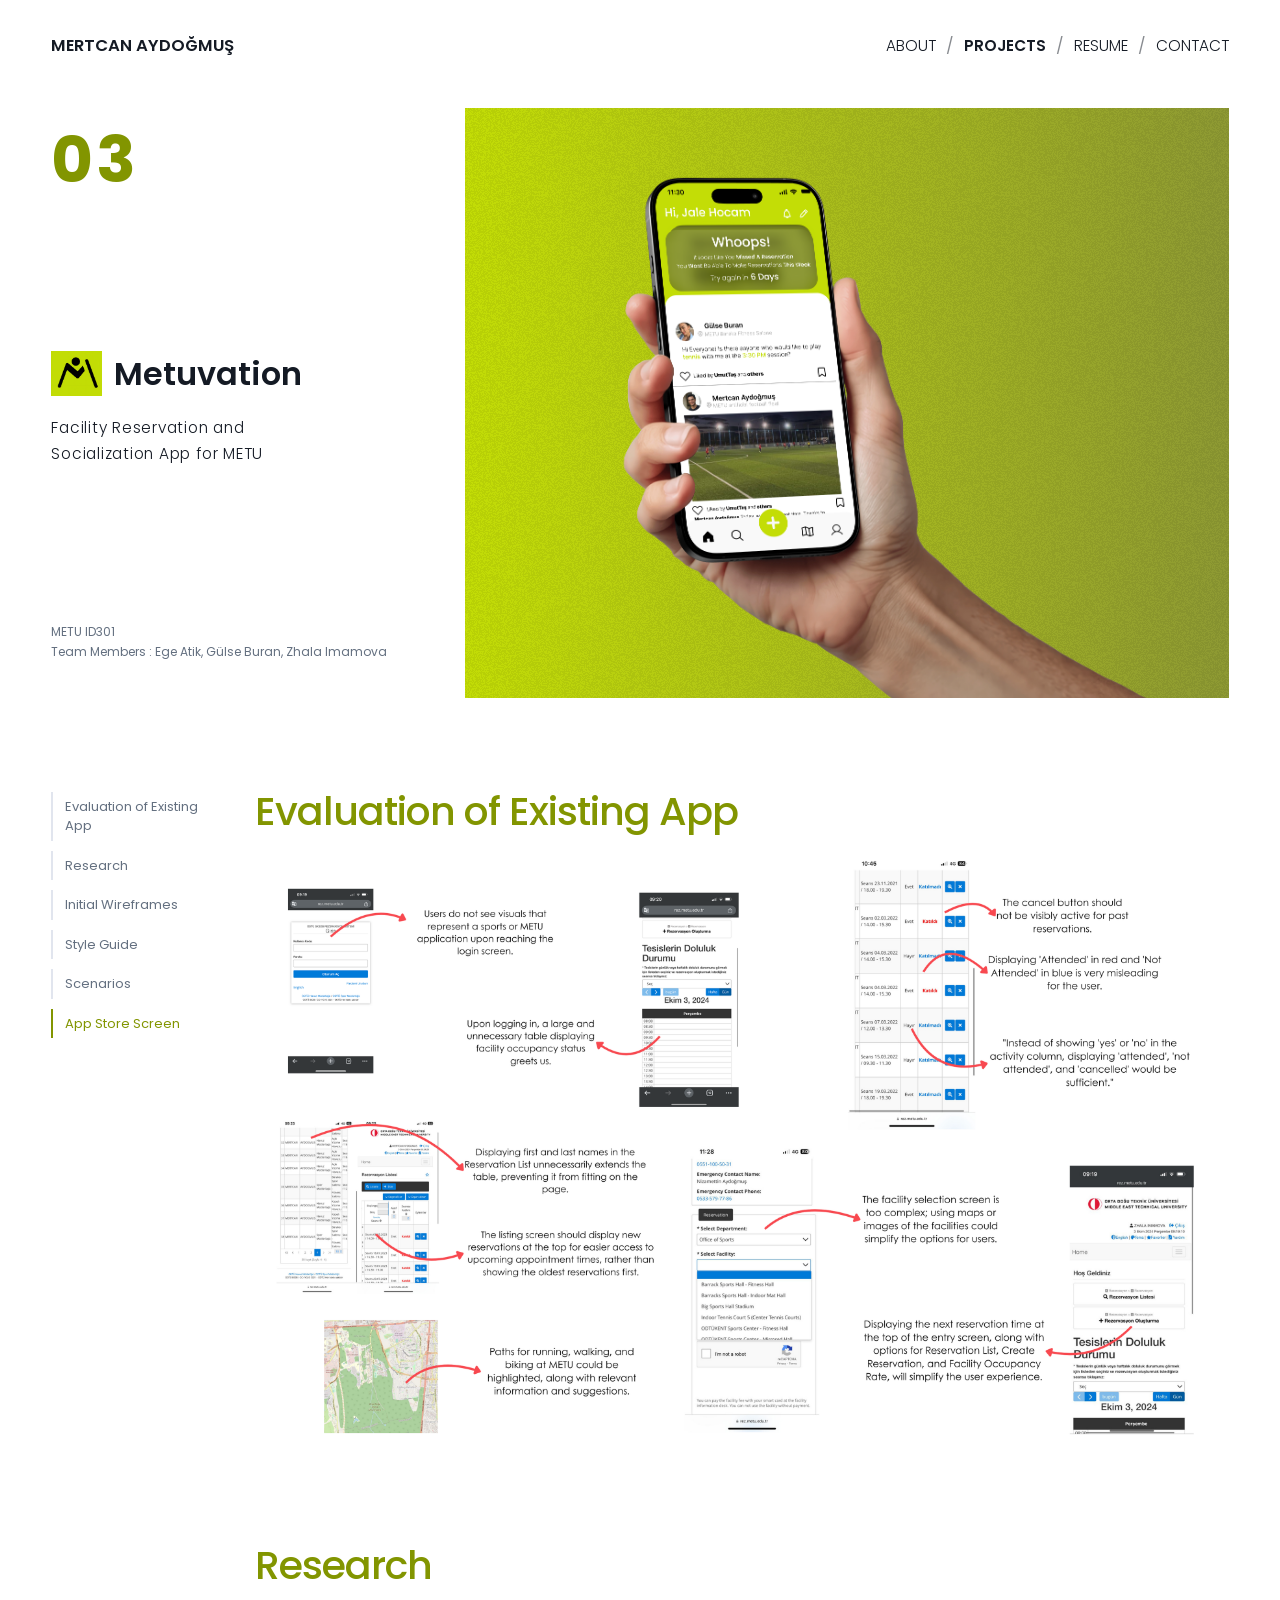
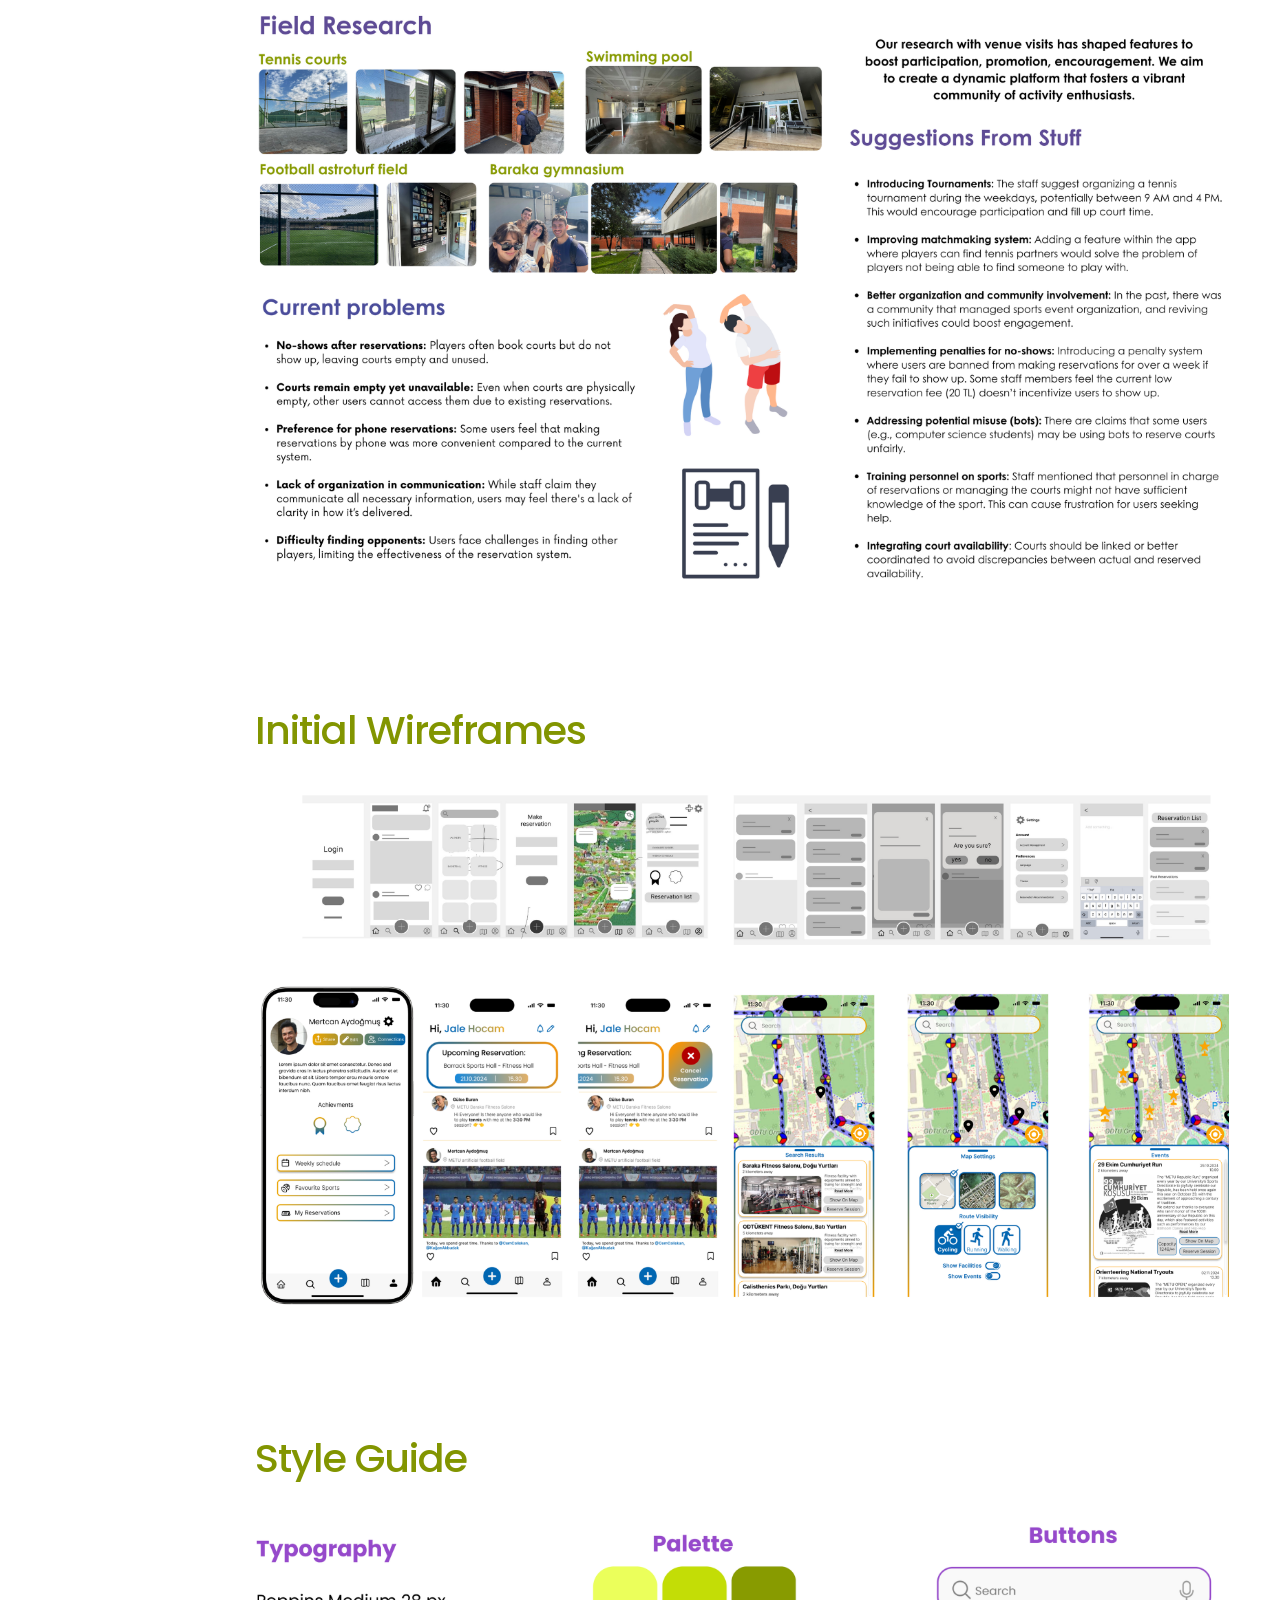
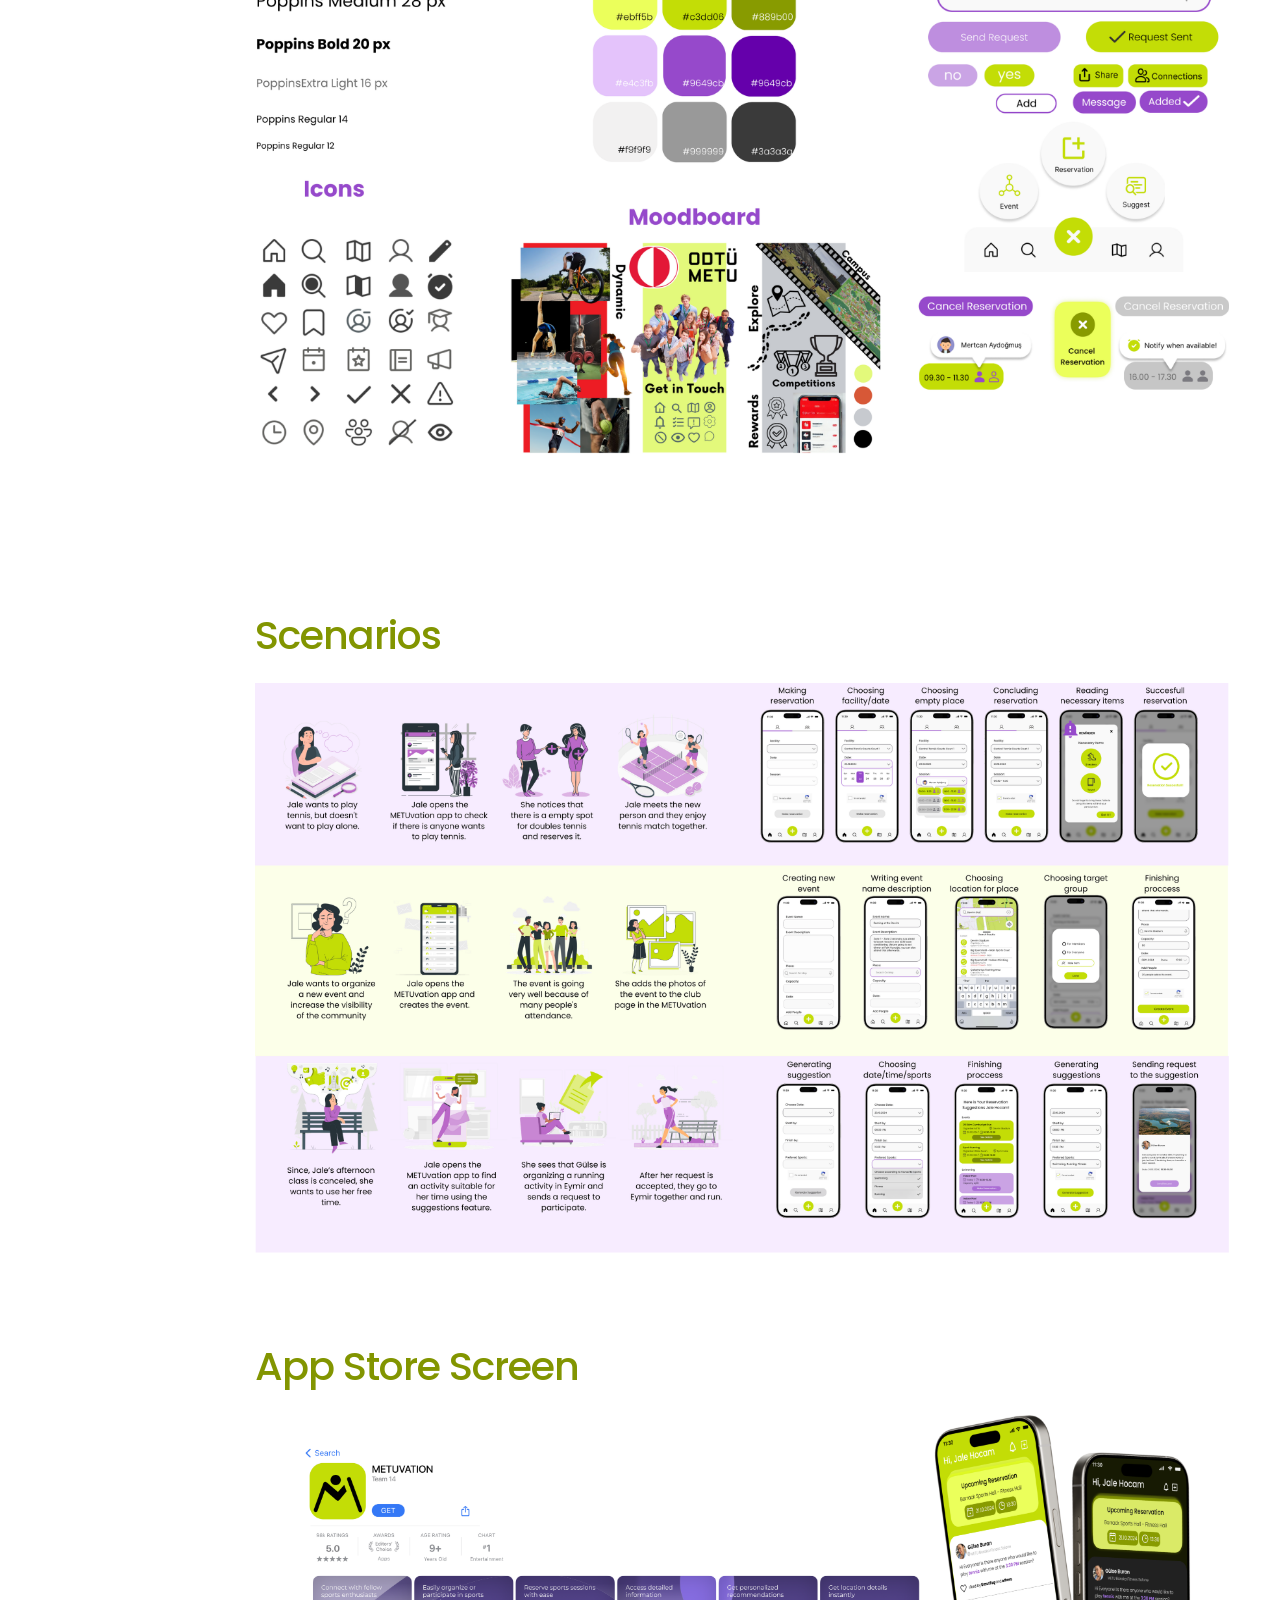
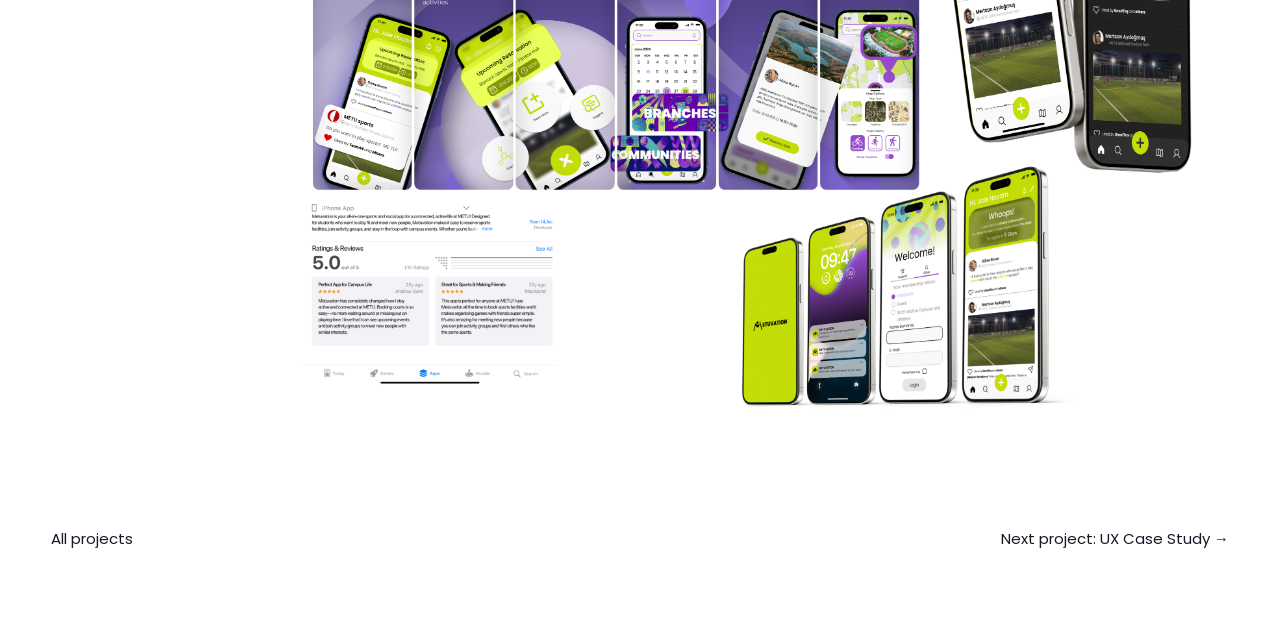
<file: metuvation.html>
<!doctype html>
<html lang="en">
<head>
<meta charset="UTF-8">
<meta name="viewport" content="width=device-width,initial-scale=1">
<meta name="description" content="Mertcan Aydoğmuş — Metuvation. Industrial design and digital product portfolio.">
<title>Metuvation — Mertcan Aydoğmuş</title>
<link rel="stylesheet" href="styles.css">
<link rel="stylesheet" href="case-original.css">
<script src="case-original.js" defer></script>
<script src="script.js" defer></script>

<link rel="icon" href="favicon.ico" sizes="16x16 32x32">
<link rel="icon" type="image/png" sizes="32x32" href="assets/favicon-32.png">
<link rel="apple-touch-icon" sizes="180x180" href="assets/apple-touch-icon.png">
</head>
<body class="metuvation restored"><a class="skip-link" href="#main">Skip to content</a><header class="site-header"><a class="wordmark" href="index.html">MERTCAN AYDOĞMUŞ</a><nav aria-label="Main navigation"><a href="about.html">About</a><span aria-hidden="true">/</span><a href="projects.html" aria-current="page">Projects</a><span aria-hidden="true">/</span><a href="resume.html">Resume</a><span aria-hidden="true">/</span><a href="mailto:m.aydogmus58@gmail.com">Contact</a></nav></header><main id="main"><section class="case-hero wrap"><div class="case-identity"><p class="project-number">03</p><div><div class="original-project-title"><img src="assets/figma-03f16.png" alt="Metuvation" class="" loading="lazy" decoding="async"><h1>Metuvation</h1></div><p class="case-subtitle">Facility Reservation and Socialization App for METU</p></div><div class="case-meta"><p>METU ID301<br>Team Members : Ege Atik, Gülse Buran, Zhala Imamova</p></div></div><div class="hero-art"><div class="source-component" style="--source-width:1259;--source-height:981;aspect-ratio:1259/981"><div class="source-inner" style="width:1259px;height:981px"><div style="position:absolute;width:1920px;height:9511px;transform:translate(-661px,-109px)"><div data-node-id="147:2433" style="position:absolute;height:981px;left:661px;top:109px;width:1259px"> <img alt="" src="assets/figma-0f9bd.svg" style="position:absolute;display:block;inset:0;max-width:none;width:100%;height:100%"> </div><div data-node-id="147:2437" data-name="Hand and iPhone 16 Pro" style="position:absolute;height:894px;left:852px;top:196px;width:1035px"> <div  style="position:absolute;inset:0;overflow:hidden;pointer-events:none"> <img alt="" src="assets/147-2432-61c16.png" style="position:absolute;height:126.75%;left:-44.98%;max-width:none;top:-22.06%;width:144.98%"> </div> </div></div></div></div></div></section><div class="case-layout wrap"><nav class="case-nav" aria-label="Case study sections"><a href="#evaluation">Evaluation of Existing App</a><a href="#research">Research</a><a href="#wireframes">Initial Wireframes</a><a href="#system">Style Guide</a><a href="#scenarios">Scenarios</a><a href="#screens">App Store Screen</a></nav><div class="case-body"><section class="case-section original-section" id="evaluation"><h2>Evaluation of Existing App</h2><a class="original-board" href="assets/147-2432-102e9.png" data-zoom aria-label="Evaluation of Existing App — enlarge"><div class="source-component" style="--source-width:1364;--source-height:830;aspect-ratio:1364/830"><div class="source-inner" style="width:1364px;height:830px"><div style="position:absolute;width:1920px;height:9511px;transform:translate(-248px,-1340px)"><div data-node-id="147:2447" data-name="51 1" style="position:absolute;height:830px;left:248px;top:1340px;width:1364px"> <div  style="position:absolute;inset:0;overflow:hidden;pointer-events:none"> <img alt="" src="assets/147-2432-102e9.png" style="position:absolute;height:116.32%;left:0;max-width:none;top:-16.32%;width:100%"> </div> </div></div></div></div></a></section>
<section class="case-section original-section" id="research"><h2>Research</h2><a class="original-board" href="assets/147-2432-04c59.png" data-zoom aria-label="Research — enlarge"><div class="source-component" style="--source-width:1364;--source-height:845;aspect-ratio:1364/845"><div class="source-inner" style="width:1364px;height:845px"><div style="position:absolute;width:1920px;height:9511px;transform:translate(-248px,-2356px)"><div data-node-id="147:3100" data-name="52 1" style="position:absolute;height:845px;left:248px;top:2356px;width:1364px"> <div  style="position:absolute;inset:0;overflow:hidden;pointer-events:none"> <img alt="" src="assets/147-2432-04c59.png" style="position:absolute;height:121.09%;left:-3.3%;max-width:none;top:-21.09%;width:106.01%"> </div> </div></div></div></div></a></section>
<section class="case-section original-section" id="wireframes"><h2>Initial Wireframes</h2><a class="original-board" href="assets/147-2432-8bca8.png" data-zoom aria-label="Initial Wireframes — enlarge"><div class="source-component" style="--source-width:1330;--source-height:774;aspect-ratio:1330/774"><div class="source-inner" style="width:1330px;height:774px"><div style="position:absolute;width:1920px;height:9511px;transform:translate(-248px,-3402px)"><div data-node-id="147:3103" data-name="53 1" style="position:absolute;height:774px;left:248px;top:3402px;width:1330px"> <div  style="position:absolute;inset:0;overflow:hidden;pointer-events:none"> <img alt="" src="assets/147-2432-8bca8.png" style="position:absolute;height:121.66%;left:0;max-width:none;top:-21.62%;width:100%"> </div> </div></div></div></div></a></section>
<section class="case-section original-section" id="system"><h2>Style Guide</h2><a class="original-board" href="assets/147-2432-42259.png" data-zoom aria-label="Style Guide — enlarge"><div class="source-component" style="--source-width:1364;--source-height:862;aspect-ratio:1364/862"><div class="source-inner" style="width:1364px;height:862px"><div style="position:absolute;width:1920px;height:9511px;transform:translate(-248px,-4331px)"><div data-node-id="147:3106" data-name="54 1" style="position:absolute;height:862px;left:248px;top:4331px;width:1364px"> <div  style="position:absolute;inset:0;overflow:hidden;pointer-events:none"> <img alt="" src="assets/147-2432-42259.png" style="position:absolute;height:121.66%;left:-7.1%;max-width:none;top:-21.62%;width:108.57%"> </div> </div></div></div></div></a></section>
<section class="case-section original-section" id="scenarios"><h2>Scenarios</h2><a class="original-board" href="assets/147-2432-d643c.png" data-zoom aria-label="Scenarios — enlarge"><div class="source-component" style="--source-width:1525;--source-height:892;aspect-ratio:1525/892"><div class="source-inner" style="width:1525px;height:892px"><div style="position:absolute;width:1920px;height:9511px;transform:translate(-165px,-5303px)"><div data-node-id="147:3114" data-name="55 1" style="position:absolute;height:892px;left:165px;top:5303px;width:1525px"> <div  style="position:absolute;inset:0;overflow:hidden;pointer-events:none"> <img alt="" src="assets/147-2432-d643c.png" style="position:absolute;height:121.08%;left:-0.02%;max-width:none;top:-21.08%;width:100.04%"> </div> </div></div></div></div></a></section>
<section class="case-section original-section" id="screens"><h2>App Store Screen</h2><a class="original-board" href="assets/147-2432-36464.png" data-zoom aria-label="App Store Screen — enlarge"><div class="source-component" style="--source-width:1425.741;--source-height:894.709;aspect-ratio:1425.741/894.709"><div class="source-inner" style="width:1425.741px;height:894.709px"><div style="position:absolute;width:1920px;height:9511px;transform:translate(-246px,-6355.29px)"><div data-node-id="147:3109" style="position:absolute;display:contents;left:246px;top:6355.29px"> <div data-node-id="147:3110" data-name="57 1" style="position:absolute;height:894.709px;left:246px;top:6355.29px;width:1425.741px"> <div  style="position:absolute;inset:0;overflow:hidden;pointer-events:none"> <img alt="" src="assets/147-2432-36464.png" style="position:absolute;height:112.87%;left:0;max-width:none;top:-12.85%;width:100%"> </div> </div> <div data-node-id="147:3111" style="position:absolute;background:white;height:24.674px;left:318.95px;top:6355.29px;width:549.27px"></div> </div></div></div></div></a></section></div></div><nav class="case-end wrap" aria-label="Project navigation"><a href="projects.html">All projects</a><a href="fintech.html">Next project: UX Case Study <span aria-hidden="true">→</span></a></nav></main></body>
</html>
</file>
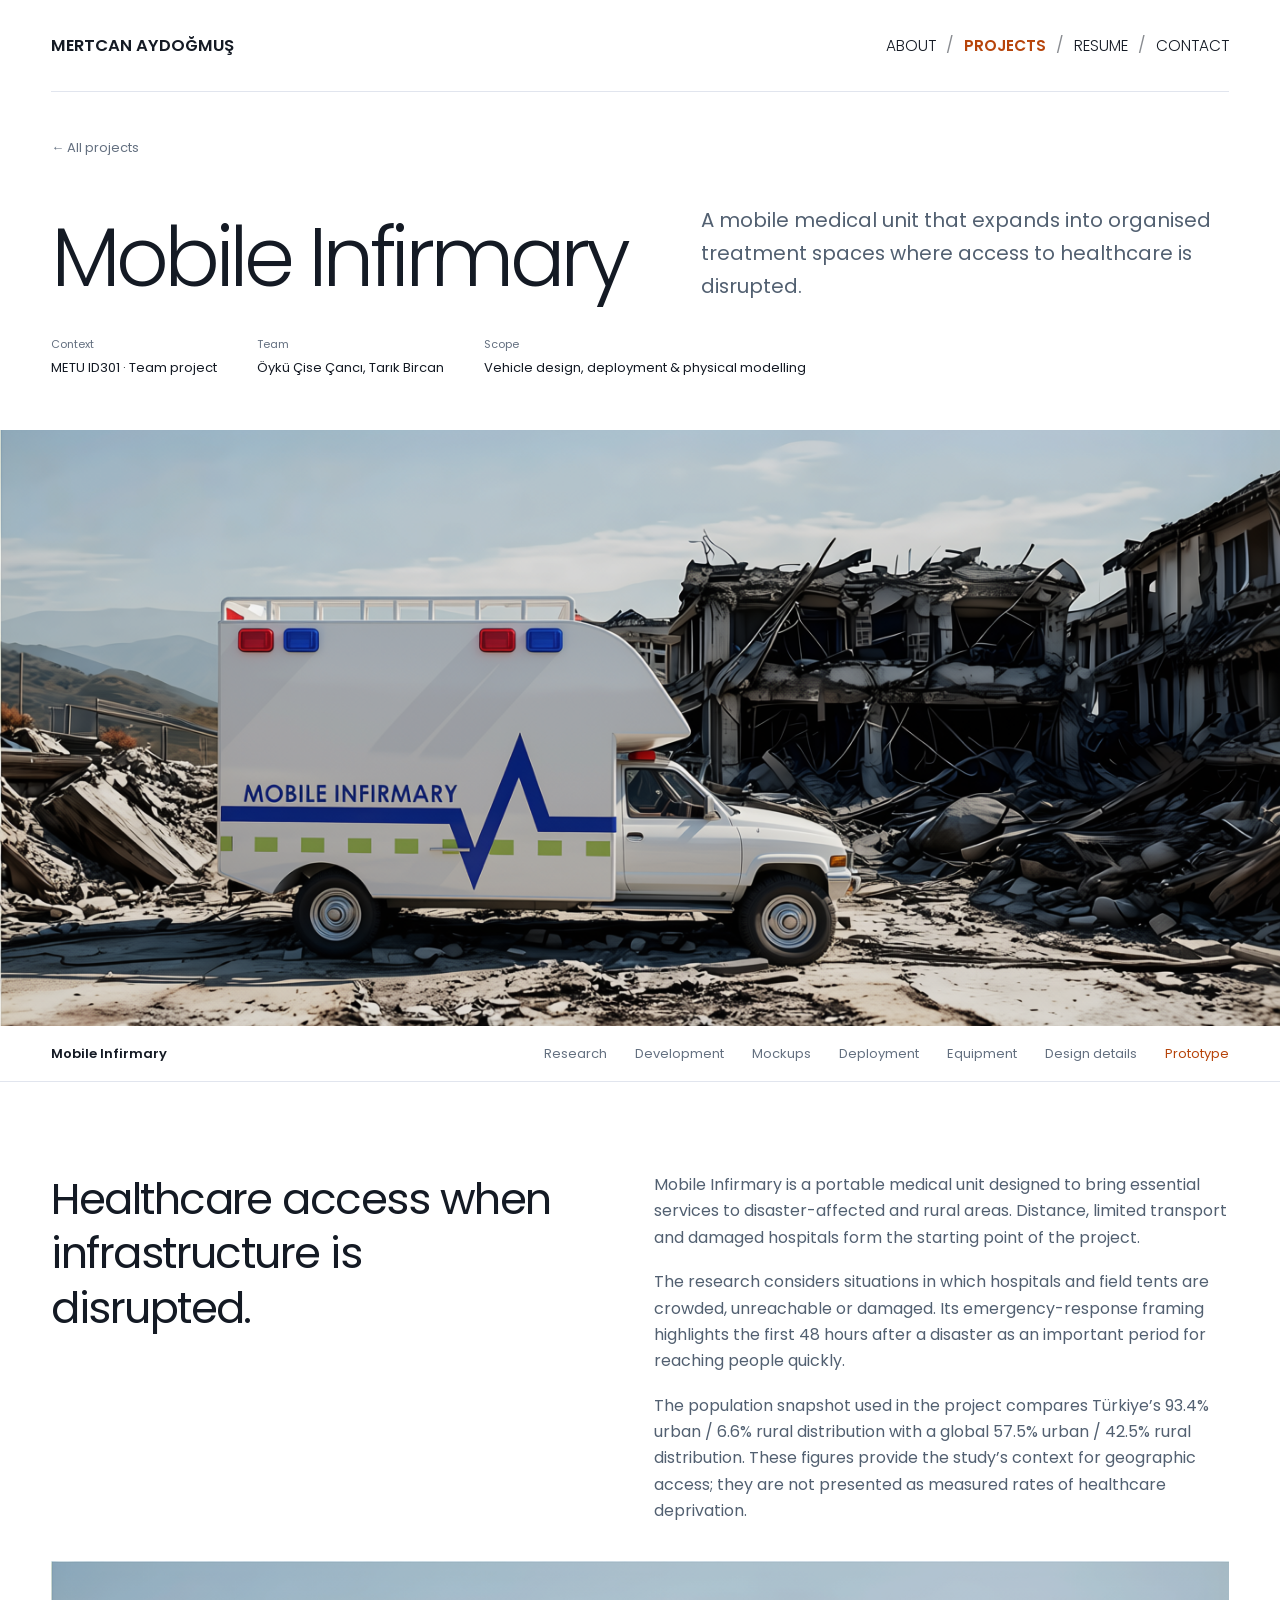
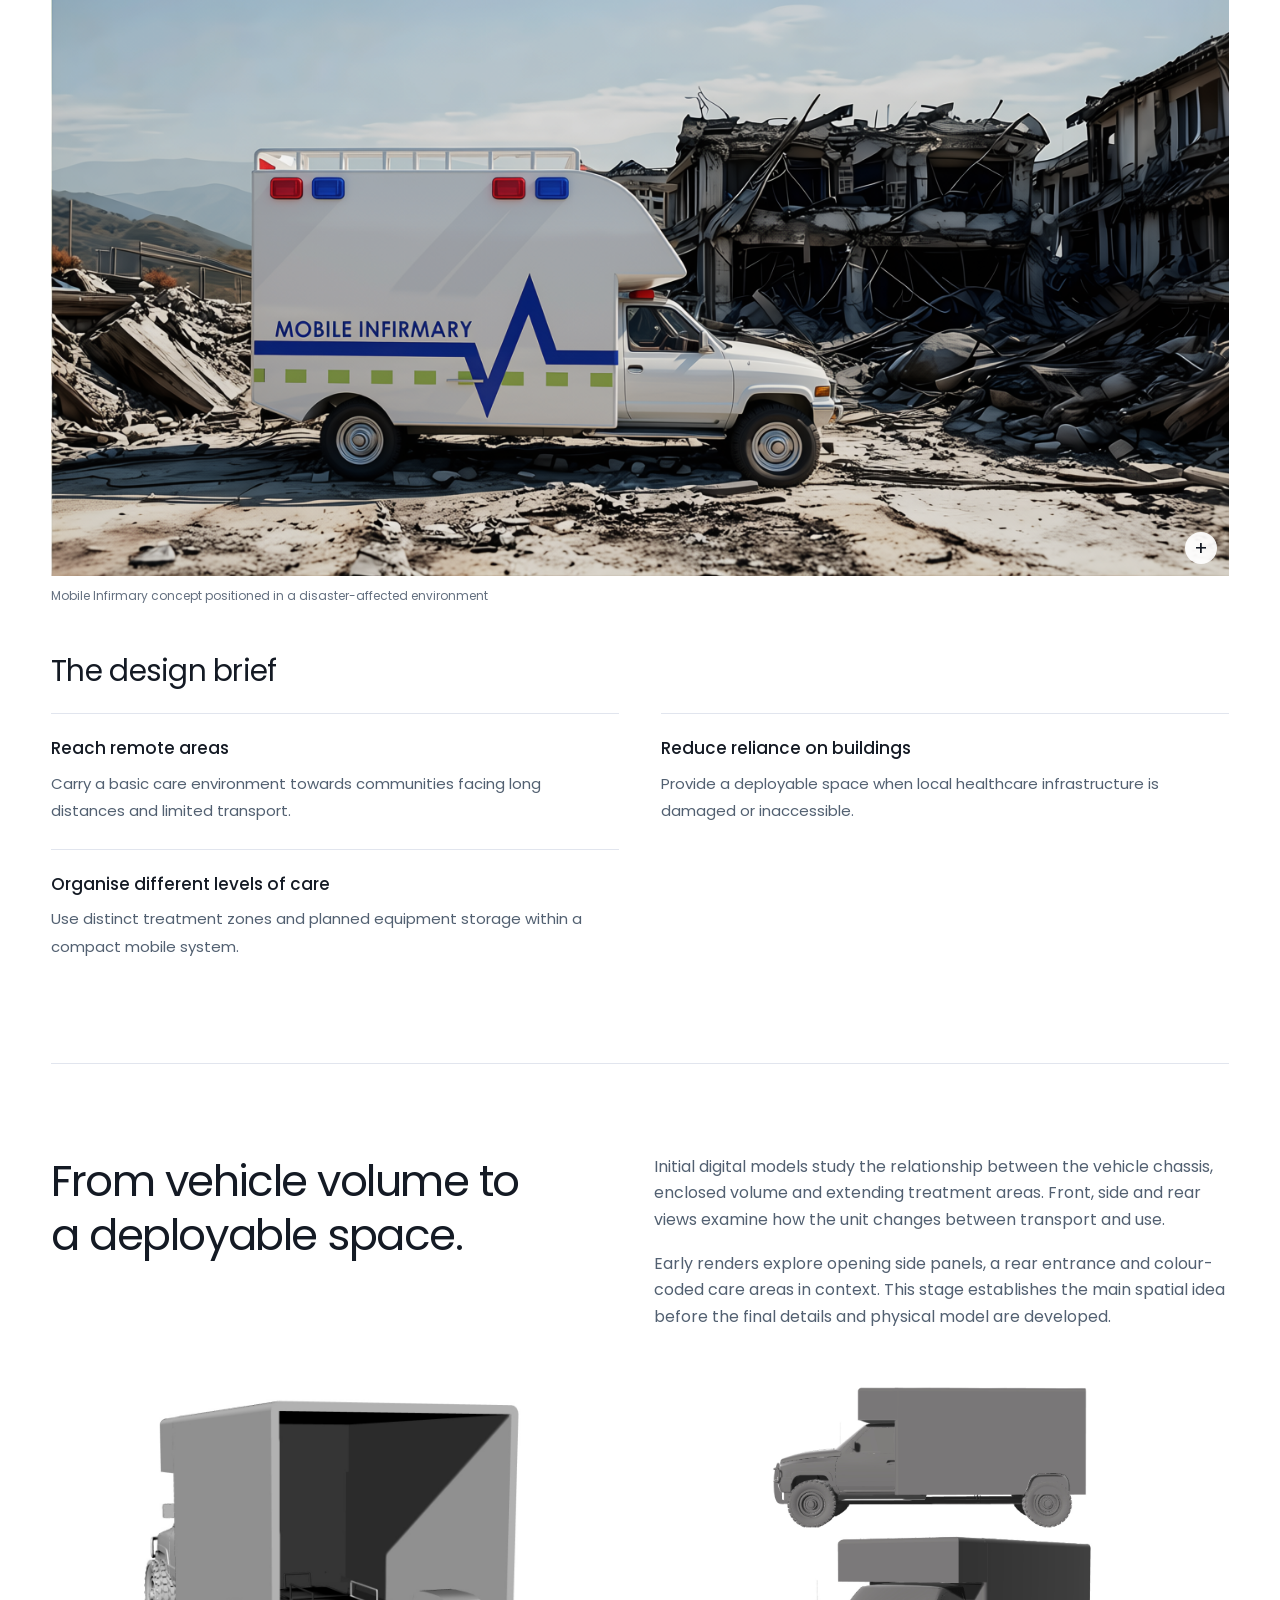
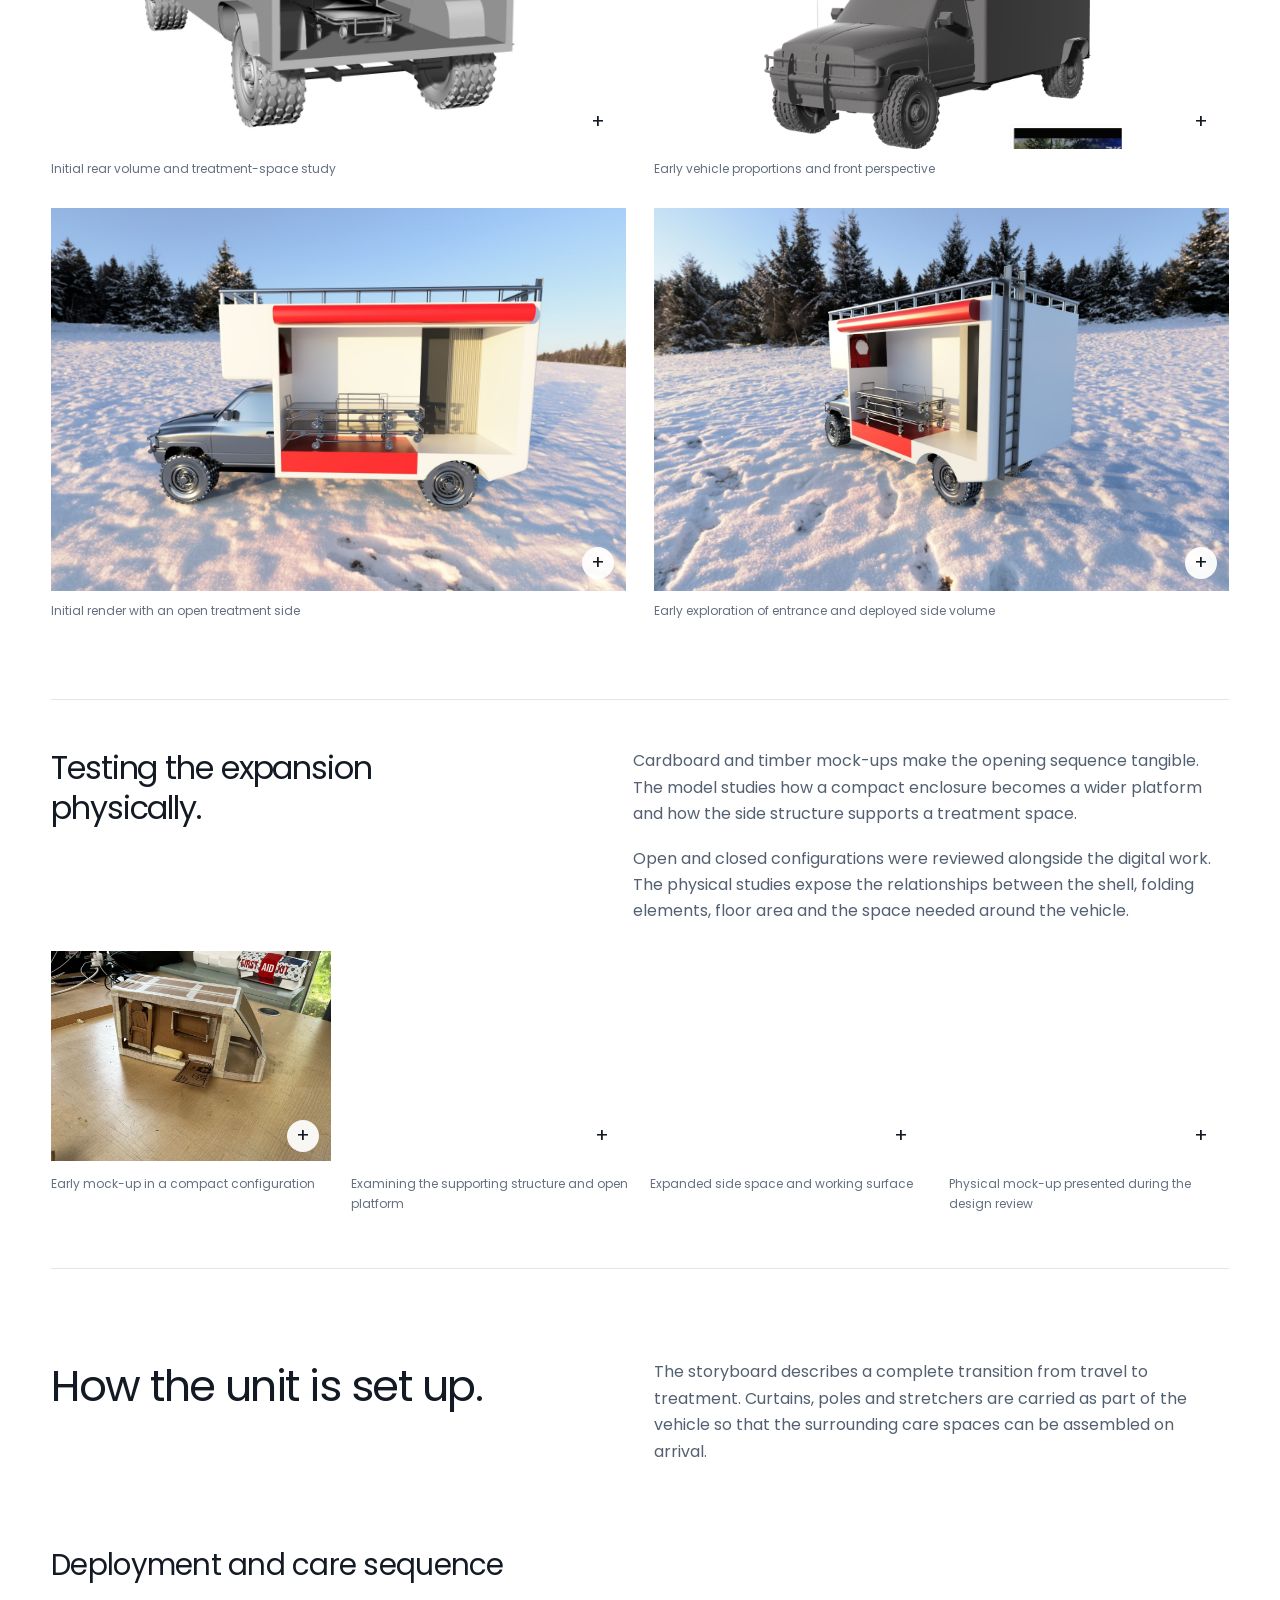
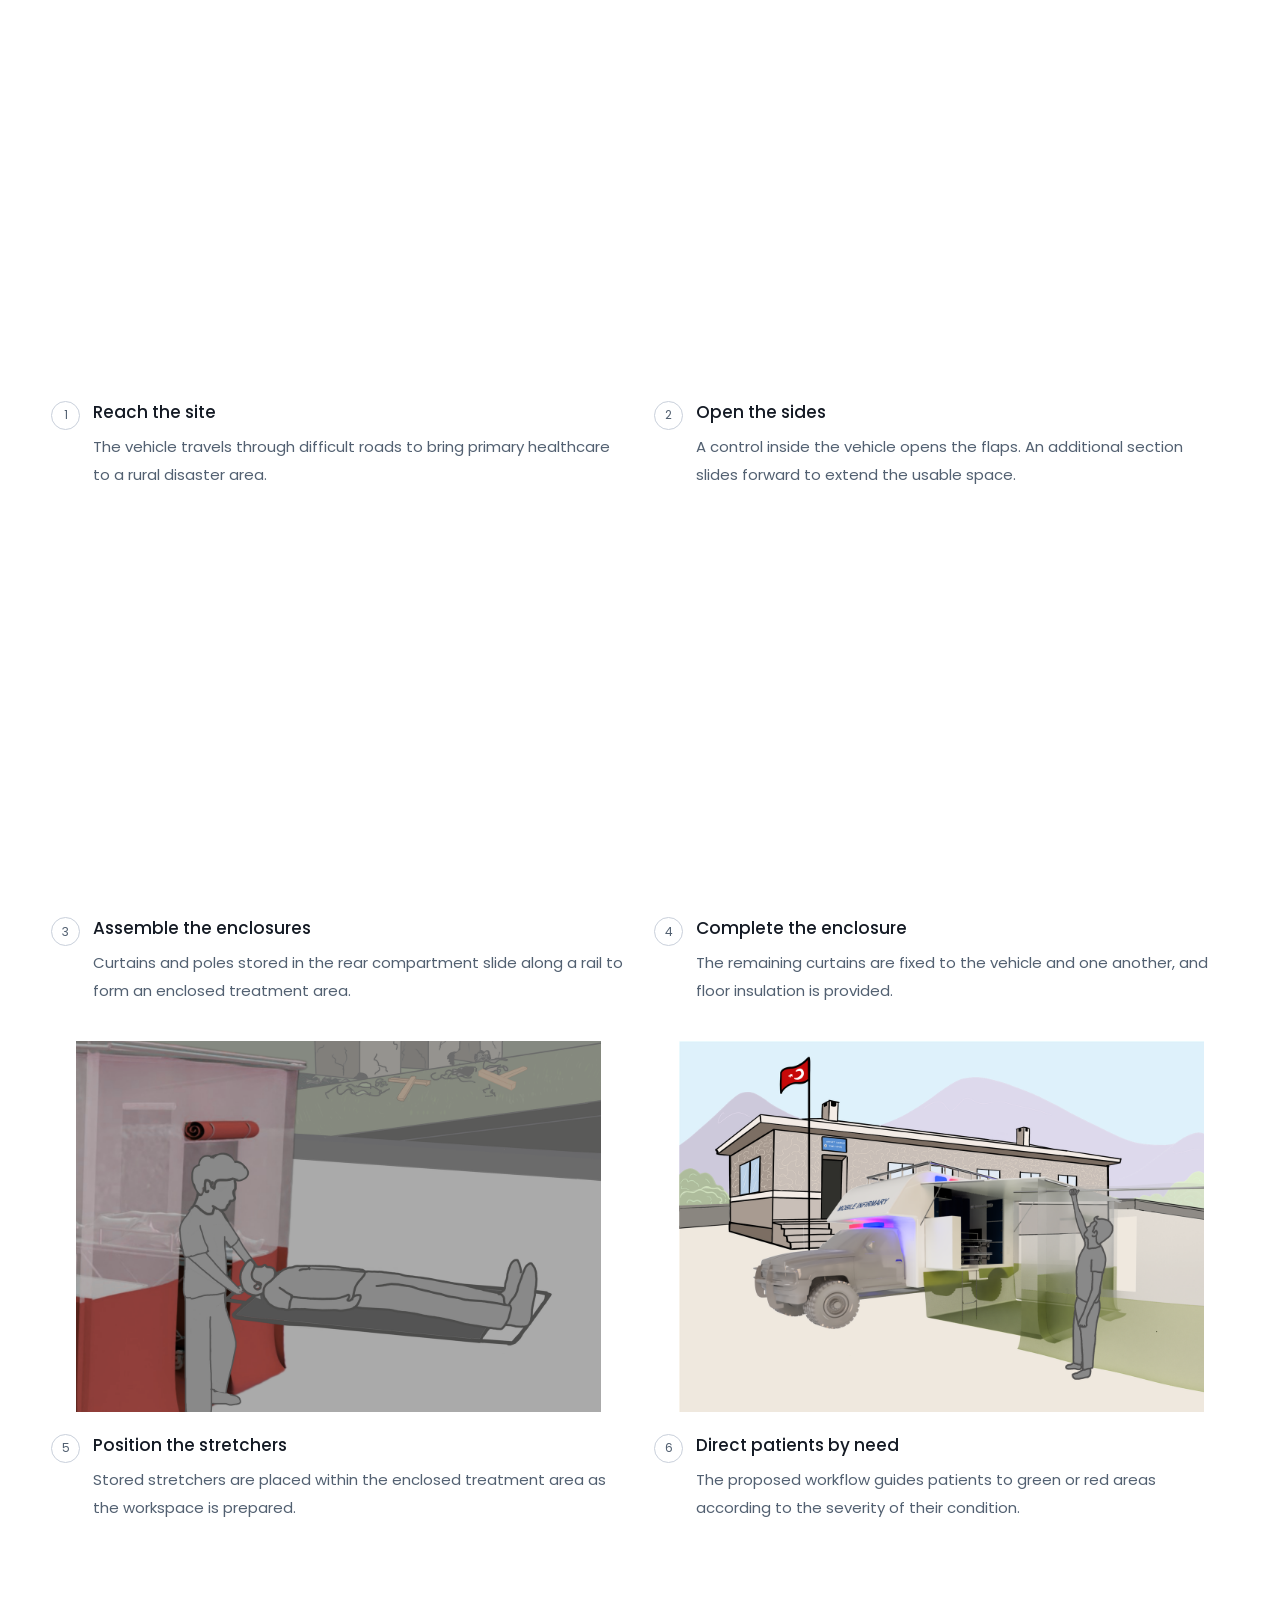
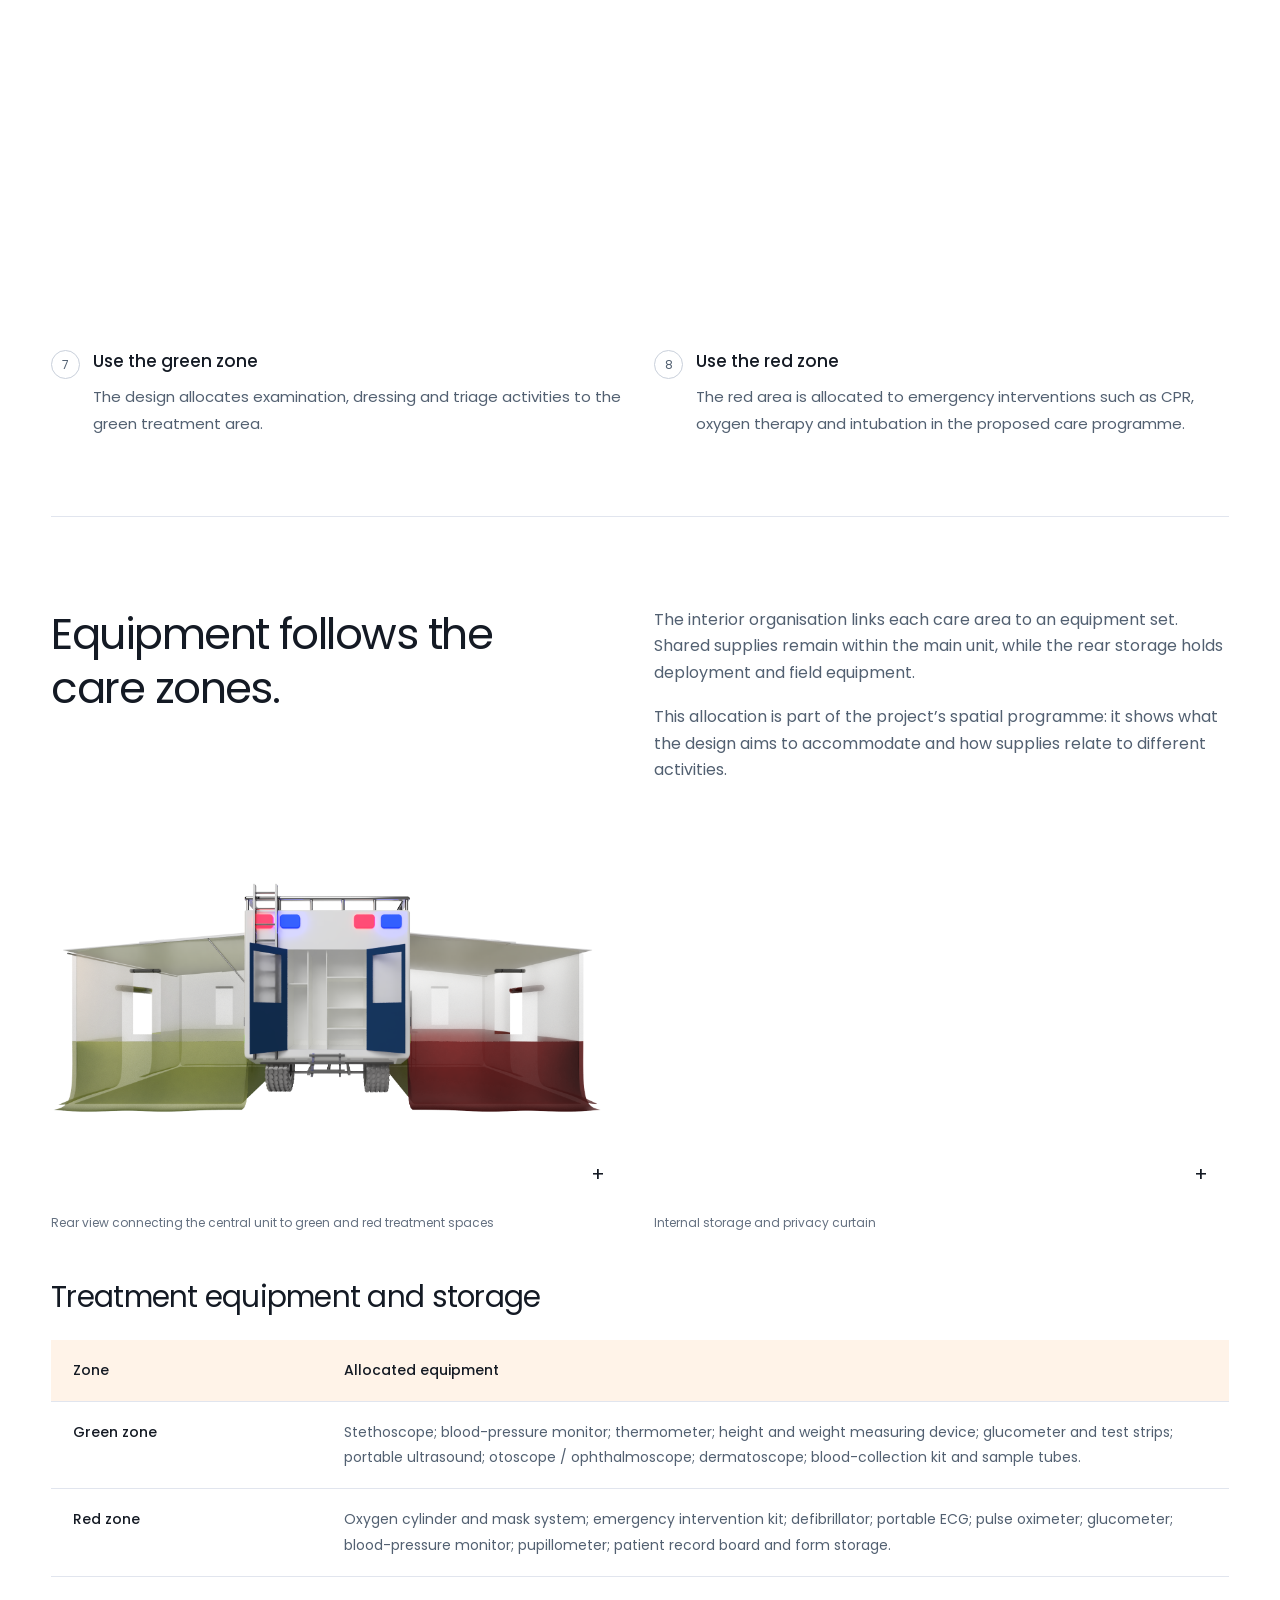
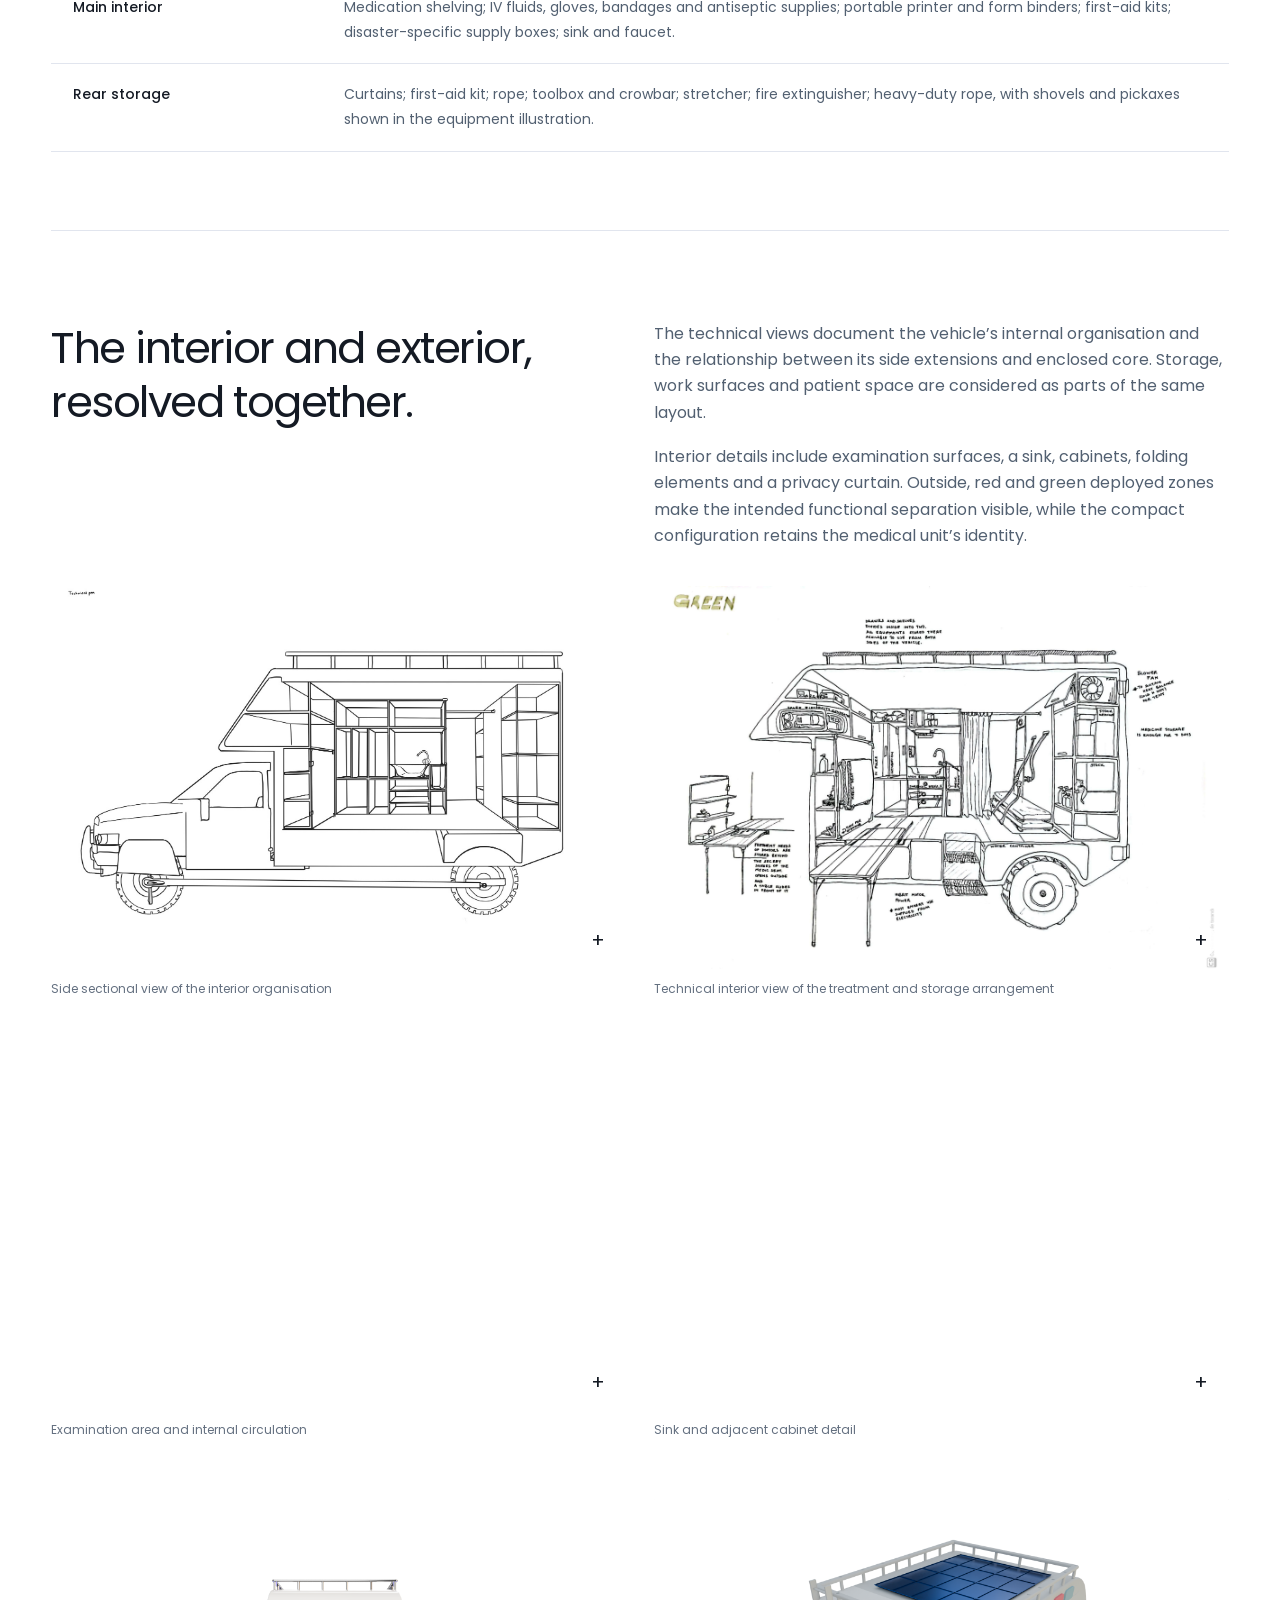
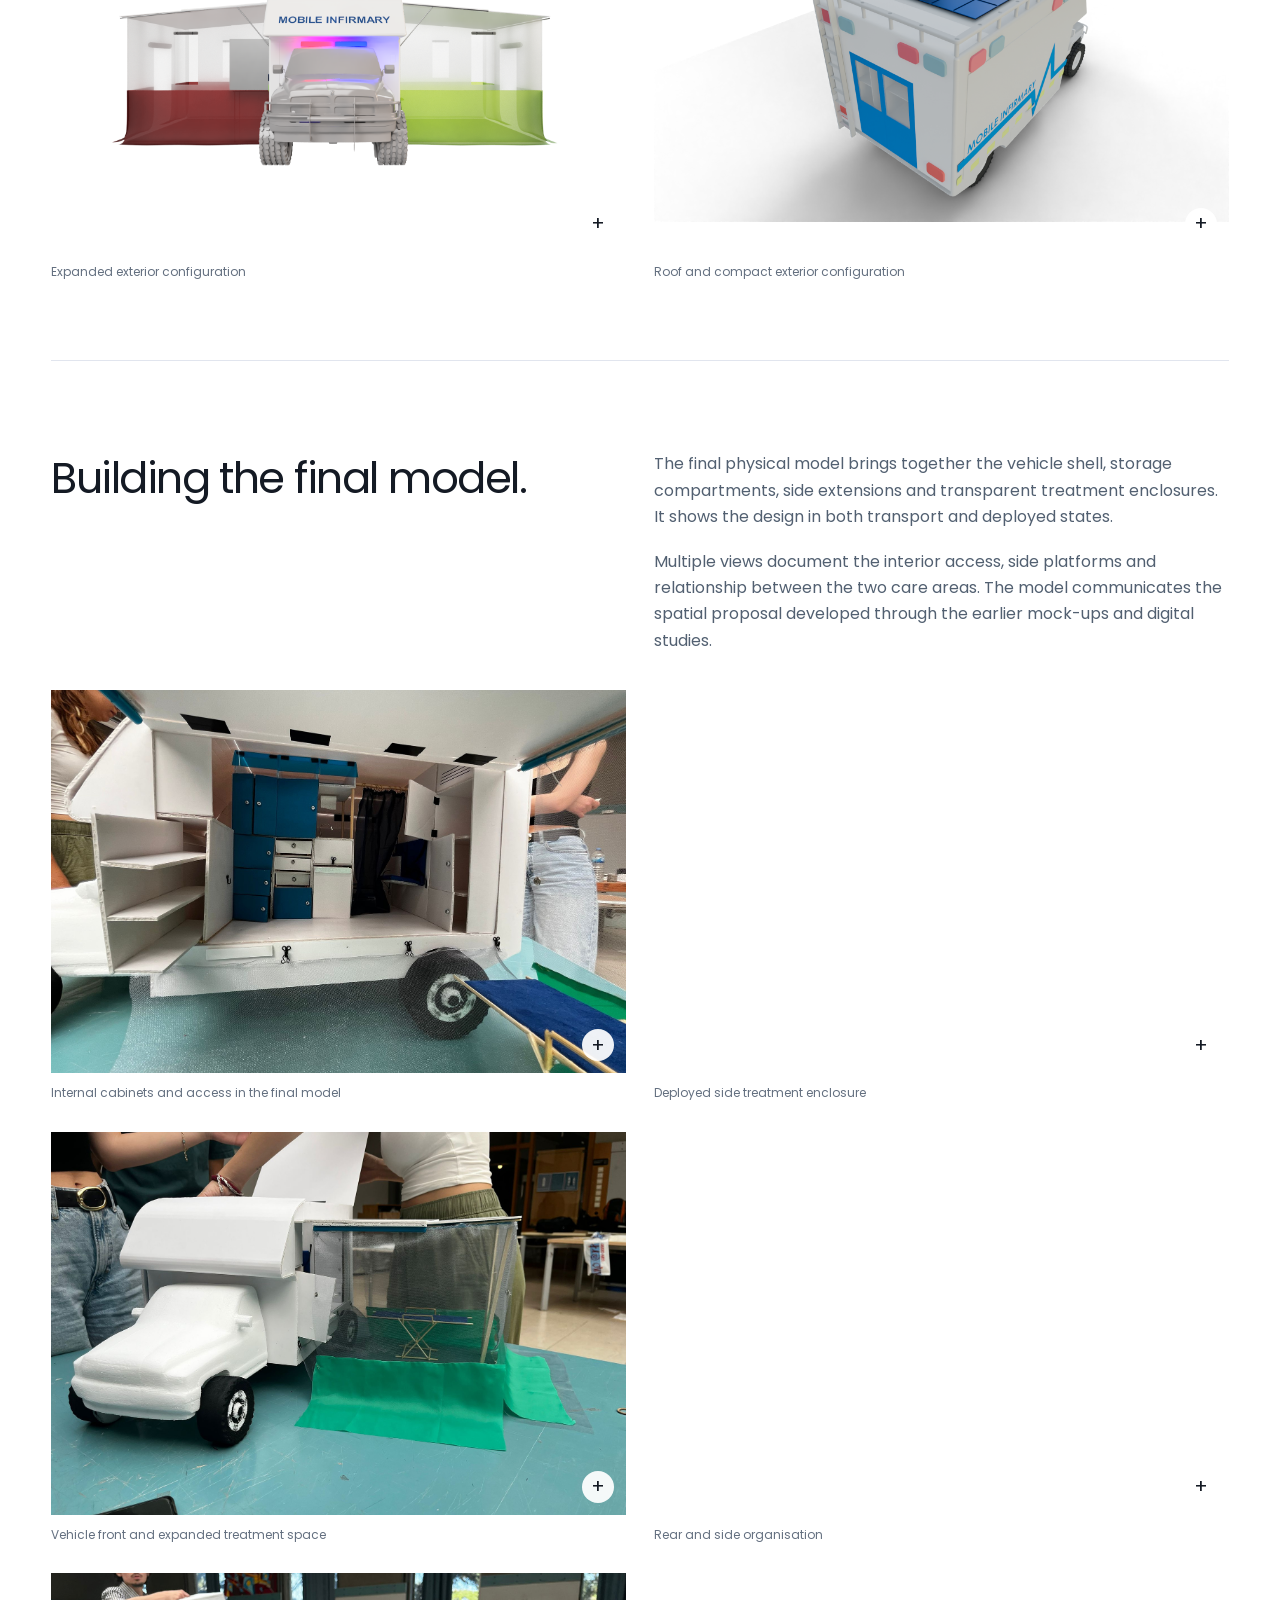
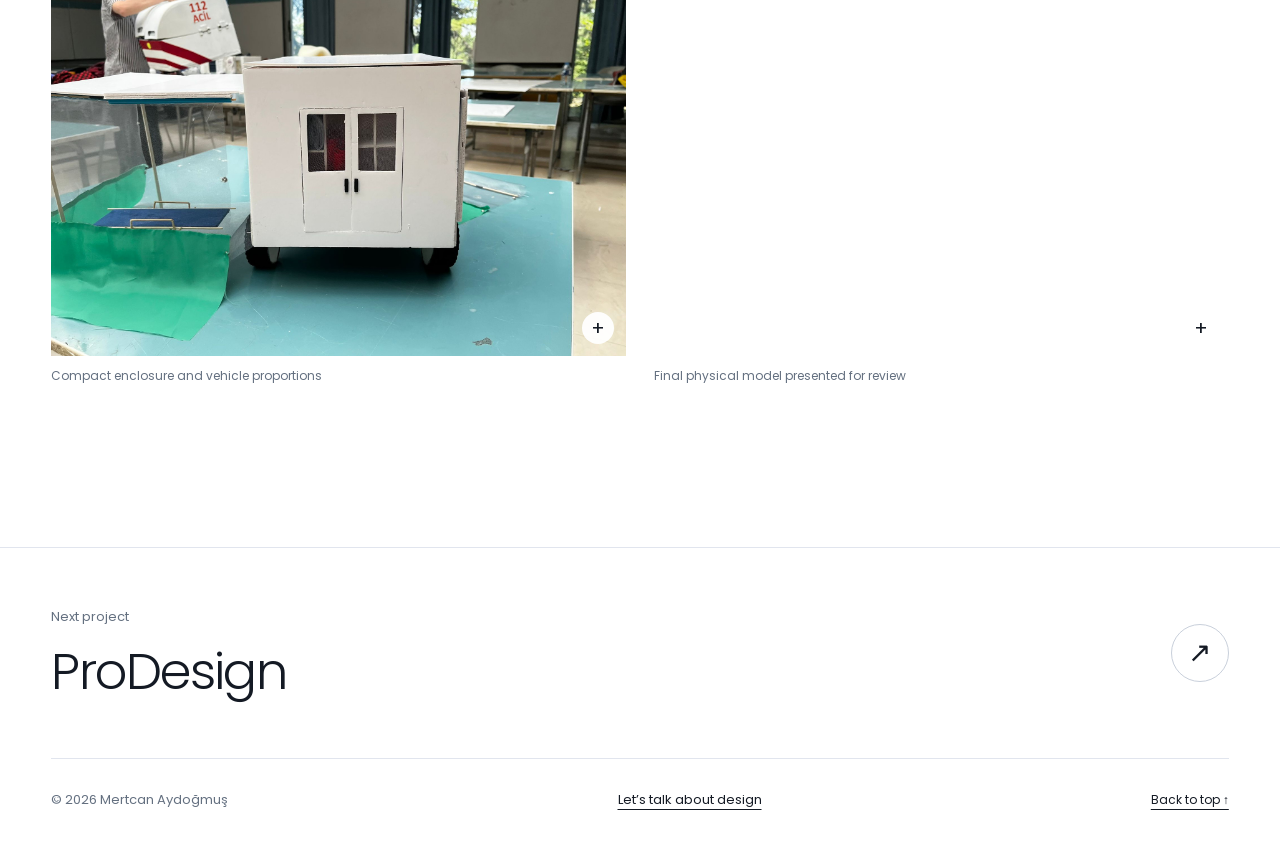
<file: mobile-infirmary.html>
<!doctype html>
<html lang="en"><head><meta charset="UTF-8"><meta name="viewport" content="width=device-width,initial-scale=1"><meta name="description" content="A mobile medical unit that expands into organised treatment spaces where access to healthcare is disrupted."><title>Mobile Infirmary — Mertcan Aydoğmuş</title><link rel="stylesheet" href="styles.css"><link rel="stylesheet" href="product.css"><script src="script.js" defer></script><script src="product.js" defer></script><link rel="stylesheet" href="physical-light.css">
<link rel="icon" href="favicon.ico" sizes="16x16 32x32">
<link rel="icon" type="image/png" sizes="32x32" href="assets/favicon-32.png">
<link rel="apple-touch-icon" sizes="180x180" href="assets/apple-touch-icon.png">
</head><body class="product-case physical-case"><a class="skip-link" href="#main">Skip to content</a><header class="site-header"><a class="wordmark" href="index.html#home">MERTCAN AYDOĞMUŞ</a><nav aria-label="Main navigation"><a href="index.html#about">About</a><span aria-hidden="true">/</span><a href="index.html#physical-products" aria-current="page">Projects</a><span aria-hidden="true">/</span><a href="resume.html">Resume</a><span aria-hidden="true">/</span><a href="mailto:m.aydogmus58@gmail.com" data-contact>Contact</a></nav></header><main id="main"><div class="case-intro wrap"><a class="breadcrumb" href="index.html#physical-products">← All projects</a><div class="case-title-row"><h1>Mobile Infirmary</h1><p class="summary">A mobile medical unit that expands into organised treatment spaces where access to healthcare is disrupted.</p></div><div class="project-facts"><div><span>Context</span>METU ID301 · Team project</div><div><span>Team</span>Öykü Çise Çancı, Tarık Bircan</div><div><span>Scope</span>Vehicle design, deployment &amp; physical modelling</div></div></div><div class="feature-cover mobile-infirmary"><img src="assets/physical/visual-24-00.webp" alt="A portable care environment for disaster zones." fetchpriority="high" width="1408" height="736" style="--asset-max:1408px"></div><nav class="study-nav" aria-label="Project sections"><div class="wrap"><a class="study-name" href="#main">Mobile Infirmary</a><a href="#research">Research</a><a href="#development">Development</a><a href="#mockups">Mockups</a><a href="#deployment">Deployment</a><a href="#equipment">Equipment</a><a href="#details">Design details</a><a href="#prototype">Prototype</a></div></nav><div class="wrap"><section class="study-section" id="research"><div class="section-opening"><h2>Healthcare access when infrastructure is disrupted.</h2><div><p>Mobile Infirmary is a portable medical unit designed to bring essential services to disaster-affected and rural areas. Distance, limited transport and damaged hospitals form the starting point of the project.</p><p>The research considers situations in which hospitals and field tents are crowded, unreachable or damaged. Its emergency-response framing highlights the first 48 hours after a disaster as an important period for reaching people quickly.</p><p>The population snapshot used in the project compares Türkiye’s 93.4% urban / 6.6% rural distribution with a global 57.5% urban / 42.5% rural distribution. These figures provide the study’s context for geographic access; they are not presented as measured rates of healthcare deprivation.</p></div></div><div class="study-gallery one"><figure class="study-image photo"><a href="assets/physical/visual-24-00.webp" data-zoom aria-label="Enlarge: Mobile Infirmary concept positioned in a disaster-affected environment"><img src="assets/physical/visual-24-00.webp" alt="Mobile Infirmary concept positioned in a disaster-affected environment" loading="lazy" decoding="async" width="1408" height="736" style="--asset-max:1408px"><span class="zoom-hint" aria-hidden="true">+</span></a><figcaption>Mobile Infirmary concept positioned in a disaster-affected environment</figcaption></figure></div><div class="detail-block"><h3>The design brief</h3><div class="detail-grid"><article><h4>Reach remote areas</h4><p>Carry a basic care environment towards communities facing long distances and limited transport.</p></article><article><h4>Reduce reliance on buildings</h4><p>Provide a deployable space when local healthcare infrastructure is damaged or inaccessible.</p></article><article><h4>Organise different levels of care</h4><p>Use distinct treatment zones and planned equipment storage within a compact mobile system.</p></article></div></div></section><section class="study-section" id="development"><div class="section-opening"><h2>From vehicle volume to a deployable space.</h2><div><p>Initial digital models study the relationship between the vehicle chassis, enclosed volume and extending treatment areas. Front, side and rear views examine how the unit changes between transport and use.</p><p>Early renders explore opening side panels, a rear entrance and colour-coded care areas in context. This stage establishes the main spatial idea before the final details and physical model are developed.</p></div></div><div class="study-gallery "><figure class="study-image "><a href="assets/physical/visual-26-00.webp" data-zoom aria-label="Enlarge: Initial rear volume and treatment-space study"><img src="assets/physical/visual-26-00.webp" alt="Initial rear volume and treatment-space study" loading="lazy" decoding="async" width="1154" height="866" style="--asset-max:1154px"><span class="zoom-hint" aria-hidden="true">+</span></a><figcaption>Initial rear volume and treatment-space study</figcaption></figure><figure class="study-image "><a href="assets/physical/visual-26-01.webp" data-zoom aria-label="Enlarge: Early vehicle proportions and front perspective"><img src="assets/physical/visual-26-01.webp" alt="Early vehicle proportions and front perspective" loading="lazy" decoding="async" width="971" height="1029" style="--asset-max:971px"><span class="zoom-hint" aria-hidden="true">+</span></a><figcaption>Early vehicle proportions and front perspective</figcaption></figure><figure class="study-image photo"><a href="assets/physical/visual-27-00.webp" data-zoom aria-label="Enlarge: Initial render with an open treatment side"><img src="assets/physical/visual-27-00.webp" alt="Initial render with an open treatment side" loading="lazy" decoding="async" width="1440" height="1080" style="--asset-max:1440px"><span class="zoom-hint" aria-hidden="true">+</span></a><figcaption>Initial render with an open treatment side</figcaption></figure><figure class="study-image photo"><a href="assets/physical/visual-27-02.webp" data-zoom aria-label="Enlarge: Early exploration of entrance and deployed side volume"><img src="assets/physical/visual-27-02.webp" alt="Early exploration of entrance and deployed side volume" loading="lazy" decoding="async" width="1600" height="1200" style="--asset-max:1600px"><span class="zoom-hint" aria-hidden="true">+</span></a><figcaption>Early exploration of entrance and deployed side volume</figcaption></figure></div></section><section class="study-section" id="mockups"><div class="section-opening"><h2>Testing the expansion physically.</h2><div><p>Cardboard and timber mock-ups make the opening sequence tangible. The model studies how a compact enclosure becomes a wider platform and how the side structure supports a treatment space.</p><p>Open and closed configurations were reviewed alongside the digital work. The physical studies expose the relationships between the shell, folding elements, floor area and the space needed around the vehicle.</p></div></div><div class="study-gallery "><figure class="study-image photo"><a href="assets/physical/visual-28-00.webp" data-zoom aria-label="Enlarge: Early mock-up in a compact configuration"><img src="assets/physical/visual-28-00.webp" alt="Early mock-up in a compact configuration" loading="lazy" decoding="async" width="2048" height="1536" style="--asset-max:2048px"><span class="zoom-hint" aria-hidden="true">+</span></a><figcaption>Early mock-up in a compact configuration</figcaption></figure><figure class="study-image photo"><a href="assets/physical/visual-28-01.webp" data-zoom aria-label="Enlarge: Examining the supporting structure and open platform"><img src="assets/physical/visual-28-01.webp" alt="Examining the supporting structure and open platform" loading="lazy" decoding="async" width="2048" height="1536" style="--asset-max:2048px"><span class="zoom-hint" aria-hidden="true">+</span></a><figcaption>Examining the supporting structure and open platform</figcaption></figure><figure class="study-image photo"><a href="assets/physical/visual-28-02.webp" data-zoom aria-label="Enlarge: Expanded side space and working surface"><img src="assets/physical/visual-28-02.webp" alt="Expanded side space and working surface" loading="lazy" decoding="async" width="1639" height="1229" style="--asset-max:1639px"><span class="zoom-hint" aria-hidden="true">+</span></a><figcaption>Expanded side space and working surface</figcaption></figure><figure class="study-image photo"><a href="assets/physical/visual-28-05.webp" data-zoom aria-label="Enlarge: Physical mock-up presented during the design review"><img src="assets/physical/visual-28-05.webp" alt="Physical mock-up presented during the design review" loading="lazy" decoding="async" width="1600" height="902" style="--asset-max:1600px"><span class="zoom-hint" aria-hidden="true">+</span></a><figcaption>Physical mock-up presented during the design review</figcaption></figure></div></section><section class="study-section" id="deployment"><div class="section-opening"><h2>How the unit is set up.</h2><div><p>The storyboard describes a complete transition from travel to treatment. Curtains, poles and stretchers are carried as part of the vehicle so that the surrounding care spaces can be assembled on arrival.</p></div></div><div class="study-gallery "></div><div class="detail-block"><h3>Deployment and care sequence</h3><ol class="scenario-steps"><li><figure><img src="assets/physical/visual-29-02.webp" alt="Deployment and care sequence: Reach the site" loading="lazy" decoding="async" width="1754" height="1240" style="--asset-max:1754px"></figure><div><h4>Reach the site</h4><p>The vehicle travels through difficult roads to bring primary healthcare to a rural disaster area.</p></div></li><li><figure><img src="assets/physical/visual-29-03.webp" alt="Deployment and care sequence: Open the sides" loading="lazy" decoding="async" width="1404" height="992" style="--asset-max:1404px"></figure><div><h4>Open the sides</h4><p>A control inside the vehicle opens the flaps. An additional section slides forward to extend the usable space.</p></div></li><li><figure><img src="assets/physical/visual-29-08.webp" alt="Deployment and care sequence: Assemble the enclosures" loading="lazy" decoding="async" width="1404" height="992" style="--asset-max:1404px"></figure><div><h4>Assemble the enclosures</h4><p>Curtains and poles stored in the rear compartment slide along a rail to form an enclosed treatment area.</p></div></li><li><figure><img src="assets/physical/visual-29-04.webp" alt="Deployment and care sequence: Complete the enclosure" loading="lazy" decoding="async" width="1404" height="992" style="--asset-max:1404px"></figure><div><h4>Complete the enclosure</h4><p>The remaining curtains are fixed to the vehicle and one another, and floor insulation is provided.</p></div></li><li><figure><img src="assets/physical/visual-29-07.webp" alt="Deployment and care sequence: Position the stretchers" loading="lazy" decoding="async" width="1404" height="992" style="--asset-max:1404px"></figure><div><h4>Position the stretchers</h4><p>Stored stretchers are placed within the enclosed treatment area as the workspace is prepared.</p></div></li><li><figure><img src="assets/physical/visual-29-06.webp" alt="Deployment and care sequence: Direct patients by need" loading="lazy" decoding="async" width="1404" height="992" style="--asset-max:1404px"></figure><div><h4>Direct patients by need</h4><p>The proposed workflow guides patients to green or red areas according to the severity of their condition.</p></div></li><li><figure><img src="assets/physical/visual-29-01.webp" alt="Deployment and care sequence: Use the green zone" loading="lazy" decoding="async" width="1404" height="992" style="--asset-max:1404px"></figure><div><h4>Use the green zone</h4><p>The design allocates examination, dressing and triage activities to the green treatment area.</p></div></li><li><figure><img src="assets/physical/visual-29-00.webp" alt="Deployment and care sequence: Use the red zone" loading="lazy" decoding="async" width="1404" height="992" style="--asset-max:1404px"></figure><div><h4>Use the red zone</h4><p>The red area is allocated to emergency interventions such as CPR, oxygen therapy and intubation in the proposed care programme.</p></div></li></ol></div></section><section class="study-section" id="equipment"><div class="section-opening"><h2>Equipment follows the care zones.</h2><div><p>The interior organisation links each care area to an equipment set. Shared supplies remain within the main unit, while the rear storage holds deployment and field equipment.</p><p>This allocation is part of the project’s spatial programme: it shows what the design aims to accommodate and how supplies relate to different activities.</p></div></div><div class="study-gallery "><figure class="study-image cutout"><a href="assets/physical/visual-31-01.webp" data-zoom aria-label="Enlarge: Rear view connecting the central unit to green and red treatment spaces"><img src="assets/physical/visual-31-01.webp" alt="Rear view connecting the central unit to green and red treatment spaces" loading="lazy" decoding="async" width="1781" height="1002" style="--asset-max:1781px"><span class="zoom-hint" aria-hidden="true">+</span></a><figcaption>Rear view connecting the central unit to green and red treatment spaces</figcaption></figure><figure class="study-image "><a href="assets/physical/visual-31-05.webp" data-zoom aria-label="Enlarge: Internal storage and privacy curtain"><img src="assets/physical/visual-31-05.webp" alt="Internal storage and privacy curtain" loading="lazy" decoding="async" width="1920" height="1080" style="--asset-max:1920px"><span class="zoom-hint" aria-hidden="true">+</span></a><figcaption>Internal storage and privacy curtain</figcaption></figure></div><div class="detail-block"><h3>Treatment equipment and storage</h3><div class="table-scroll" tabindex="0" role="region" aria-label="Treatment equipment and storage"><table><thead><tr><th scope="col">Zone</th><th scope="col">Allocated equipment</th></tr></thead><tbody><tr><th scope="row">Green zone</th><td>Stethoscope; blood-pressure monitor; thermometer; height and weight measuring device; glucometer and test strips; portable ultrasound; otoscope / ophthalmoscope; dermatoscope; blood-collection kit and sample tubes.</td></tr><tr><th scope="row">Red zone</th><td>Oxygen cylinder and mask system; emergency intervention kit; defibrillator; portable ECG; pulse oximeter; glucometer; blood-pressure monitor; pupillometer; patient record board and form storage.</td></tr><tr><th scope="row">Main interior</th><td>Medication shelving; IV fluids, gloves, bandages and antiseptic supplies; portable printer and form binders; first-aid kits; disaster-specific supply boxes; sink and faucet.</td></tr><tr><th scope="row">Rear storage</th><td>Curtains; first-aid kit; rope; toolbox and crowbar; stretcher; fire extinguisher; heavy-duty rope, with shovels and pickaxes shown in the equipment illustration.</td></tr></tbody></table></div></div></section><section class="study-section" id="details"><div class="section-opening"><h2>The interior and exterior, resolved together.</h2><div><p>The technical views document the vehicle’s internal organisation and the relationship between its side extensions and enclosed core. Storage, work surfaces and patient space are considered as parts of the same layout.</p><p>Interior details include examination surfaces, a sink, cabinets, folding elements and a privacy curtain. Outside, red and green deployed zones make the intended functional separation visible, while the compact configuration retains the medical unit’s identity.</p></div></div><div class="study-gallery "><figure class="study-image "><a href="assets/physical/visual-30-01.webp" data-zoom aria-label="Enlarge: Side sectional view of the interior organisation"><img src="assets/physical/visual-30-01.webp" alt="Side sectional view of the interior organisation" loading="lazy" decoding="async" width="1600" height="1119" style="--asset-max:1600px"><span class="zoom-hint" aria-hidden="true">+</span></a><figcaption>Side sectional view of the interior organisation</figcaption></figure><figure class="study-image "><a href="assets/physical/infirmary-technical-upright.svg" data-zoom aria-label="Enlarge: Technical interior view of the treatment and storage arrangement"><img src="assets/physical/infirmary-technical-upright.svg" alt="Technical interior view of the treatment and storage arrangement" loading="lazy" decoding="async" width="2456" height="1700" style="--asset-max:2456px"><span class="zoom-hint" aria-hidden="true">+</span></a><figcaption>Technical interior view of the treatment and storage arrangement</figcaption></figure><figure class="study-image "><a href="assets/physical/visual-32-06.webp" data-zoom aria-label="Enlarge: Examination area and internal circulation"><img src="assets/physical/visual-32-06.webp" alt="Examination area and internal circulation" loading="lazy" decoding="async" width="1920" height="1080" style="--asset-max:1920px"><span class="zoom-hint" aria-hidden="true">+</span></a><figcaption>Examination area and internal circulation</figcaption></figure><figure class="study-image "><a href="assets/physical/visual-32-03.webp" data-zoom aria-label="Enlarge: Sink and adjacent cabinet detail"><img src="assets/physical/visual-32-03.webp" alt="Sink and adjacent cabinet detail" loading="lazy" decoding="async" width="1425" height="802" style="--asset-max:1425px"><span class="zoom-hint" aria-hidden="true">+</span></a><figcaption>Sink and adjacent cabinet detail</figcaption></figure><figure class="study-image cutout"><a href="assets/physical/visual-33-01.webp" data-zoom aria-label="Enlarge: Expanded exterior configuration"><img src="assets/physical/visual-33-01.webp" alt="Expanded exterior configuration" loading="lazy" decoding="async" width="1781" height="1002" style="--asset-max:1781px"><span class="zoom-hint" aria-hidden="true">+</span></a><figcaption>Expanded exterior configuration</figcaption></figure><figure class="study-image cutout"><a href="assets/physical/visual-33-02.webp" data-zoom aria-label="Enlarge: Roof and compact exterior configuration"><img src="assets/physical/visual-33-02.webp" alt="Roof and compact exterior configuration" loading="lazy" decoding="async" width="1920" height="1080" style="--asset-max:1920px"><span class="zoom-hint" aria-hidden="true">+</span></a><figcaption>Roof and compact exterior configuration</figcaption></figure></div></section><section class="study-section" id="prototype"><div class="section-opening"><h2>Building the final model.</h2><div><p>The final physical model brings together the vehicle shell, storage compartments, side extensions and transparent treatment enclosures. It shows the design in both transport and deployed states.</p><p>Multiple views document the interior access, side platforms and relationship between the two care areas. The model communicates the spatial proposal developed through the earlier mock-ups and digital studies.</p></div></div><div class="study-gallery "><figure class="study-image photo"><a href="assets/physical/visual-34-00.webp" data-zoom aria-label="Enlarge: Internal cabinets and access in the final model"><img src="assets/physical/visual-34-00.webp" alt="Internal cabinets and access in the final model" loading="lazy" decoding="async" width="1639" height="1229" style="--asset-max:1639px"><span class="zoom-hint" aria-hidden="true">+</span></a><figcaption>Internal cabinets and access in the final model</figcaption></figure><figure class="study-image photo"><a href="assets/physical/visual-34-01.webp" data-zoom aria-label="Enlarge: Deployed side treatment enclosure"><img src="assets/physical/visual-34-01.webp" alt="Deployed side treatment enclosure" loading="lazy" decoding="async" width="1639" height="1229" style="--asset-max:1639px"><span class="zoom-hint" aria-hidden="true">+</span></a><figcaption>Deployed side treatment enclosure</figcaption></figure><figure class="study-image photo"><a href="assets/physical/visual-34-02.webp" data-zoom aria-label="Enlarge: Vehicle front and expanded treatment space"><img src="assets/physical/visual-34-02.webp" alt="Vehicle front and expanded treatment space" loading="lazy" decoding="async" width="1639" height="1229" style="--asset-max:1639px"><span class="zoom-hint" aria-hidden="true">+</span></a><figcaption>Vehicle front and expanded treatment space</figcaption></figure><figure class="study-image photo"><a href="assets/physical/visual-34-04.webp" data-zoom aria-label="Enlarge: Rear and side organisation"><img src="assets/physical/visual-34-04.webp" alt="Rear and side organisation" loading="lazy" decoding="async" width="1844" height="1383" style="--asset-max:1844px"><span class="zoom-hint" aria-hidden="true">+</span></a><figcaption>Rear and side organisation</figcaption></figure><figure class="study-image photo"><a href="assets/physical/visual-34-05.webp" data-zoom aria-label="Enlarge: Compact enclosure and vehicle proportions"><img src="assets/physical/visual-34-05.webp" alt="Compact enclosure and vehicle proportions" loading="lazy" decoding="async" width="1844" height="1383" style="--asset-max:1844px"><span class="zoom-hint" aria-hidden="true">+</span></a><figcaption>Compact enclosure and vehicle proportions</figcaption></figure><figure class="study-image photo"><a href="assets/physical/visual-34-07.webp" data-zoom aria-label="Enlarge: Final physical model presented for review"><img src="assets/physical/visual-34-07.webp" alt="Final physical model presented for review" loading="lazy" decoding="async" width="1639" height="1229" style="--asset-max:1639px"><span class="zoom-hint" aria-hidden="true">+</span></a><figcaption>Final physical model presented for review</figcaption></figure></div></section></div><div class="next-work"><a class="wrap" href="prodesign.html"><div><small>Next project</small><h2>ProDesign</h2></div><span class="open-icon" aria-hidden="true">↗</span></a></div></main><footer class="product-footer wrap"><p>© 2026 Mertcan Aydoğmuş</p><a href="mailto:m.aydogmus58@gmail.com">Let’s talk about design</a><a href="#main" class="back-top-link">Back to top ↑</a></footer></body></html>
</file>
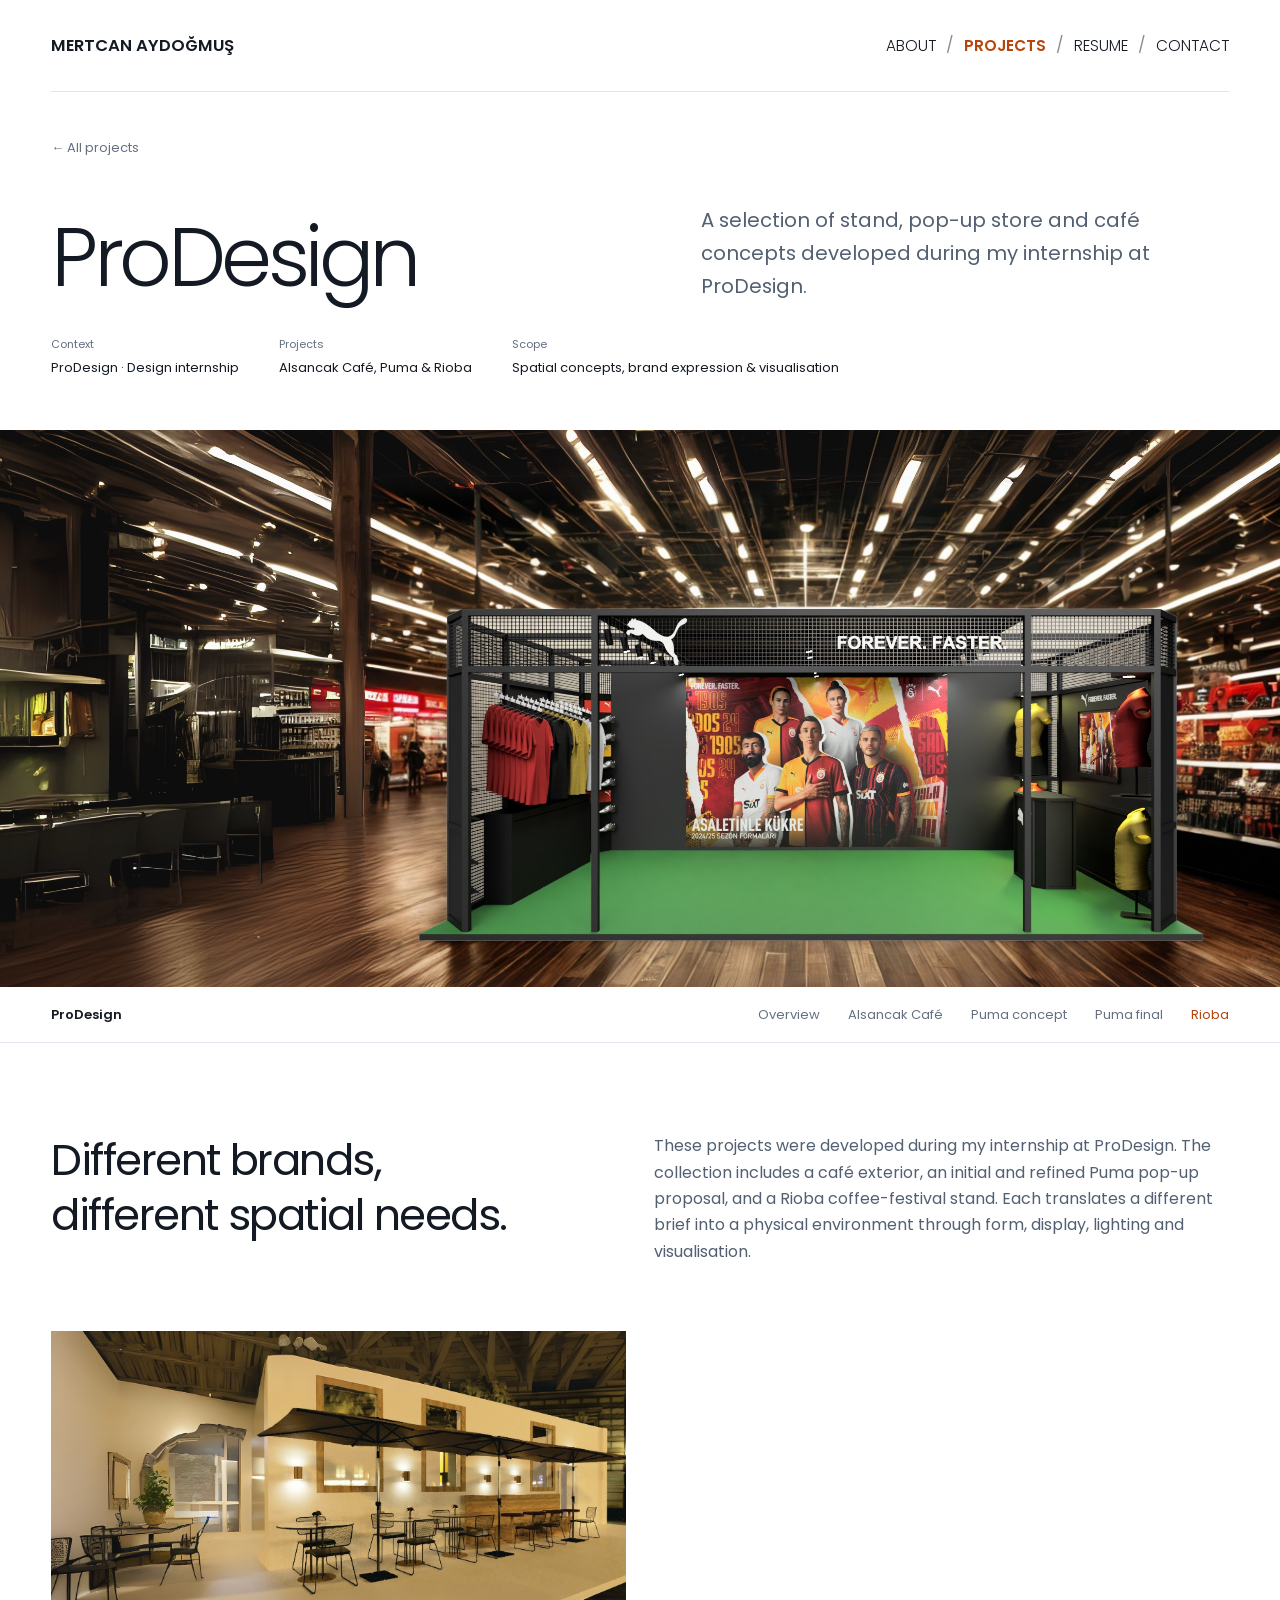
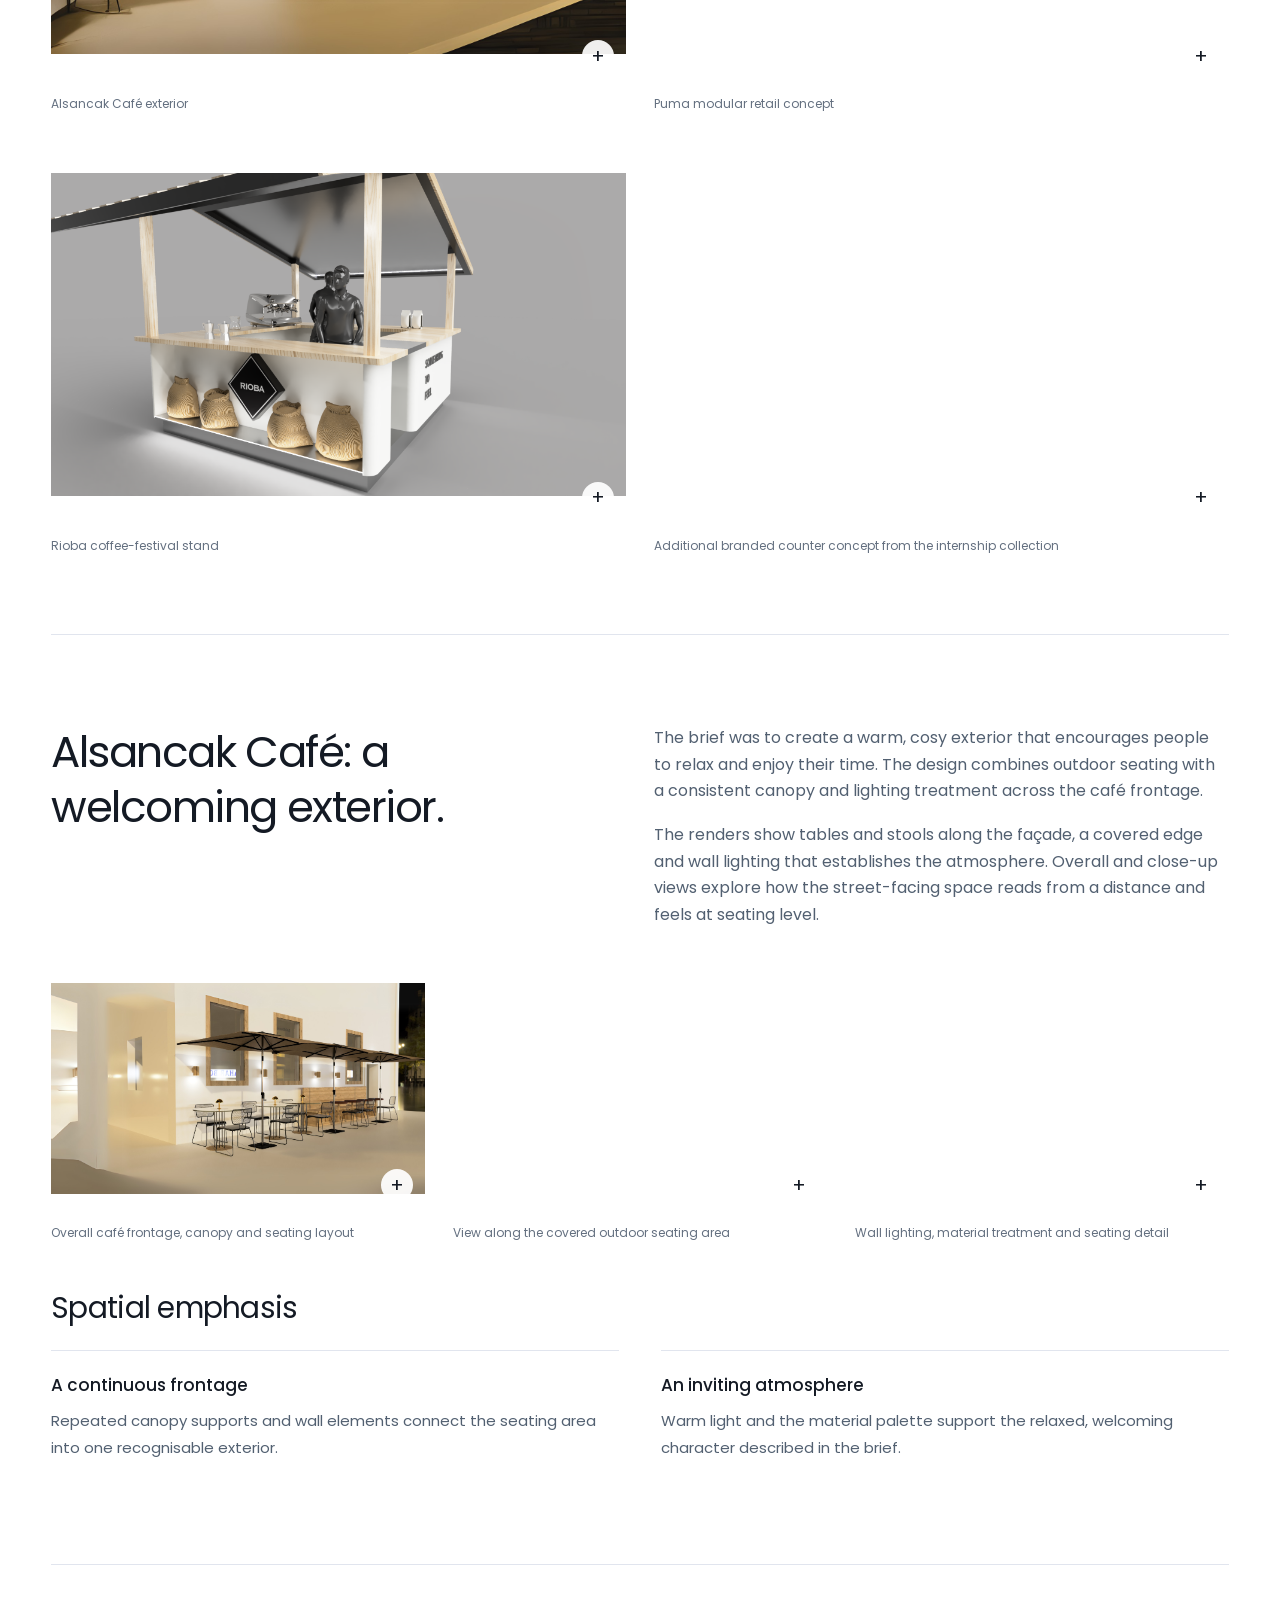
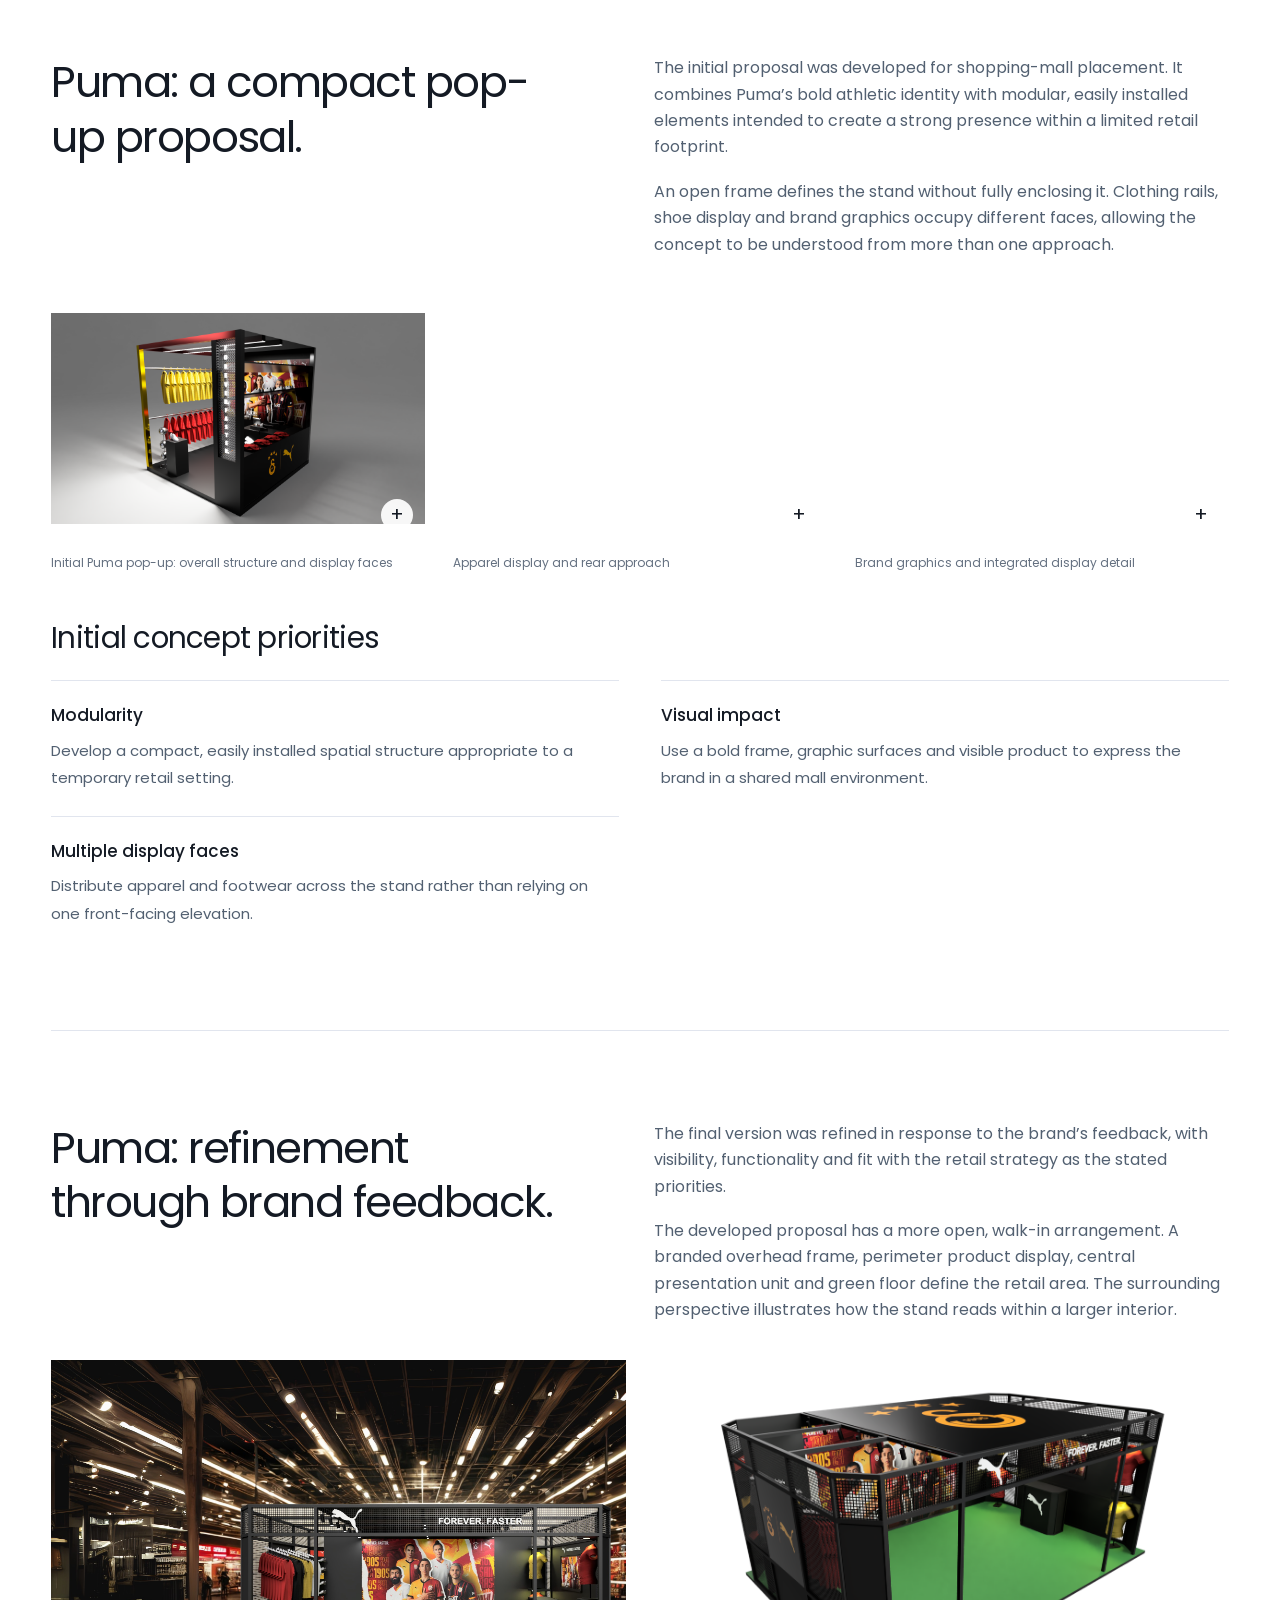
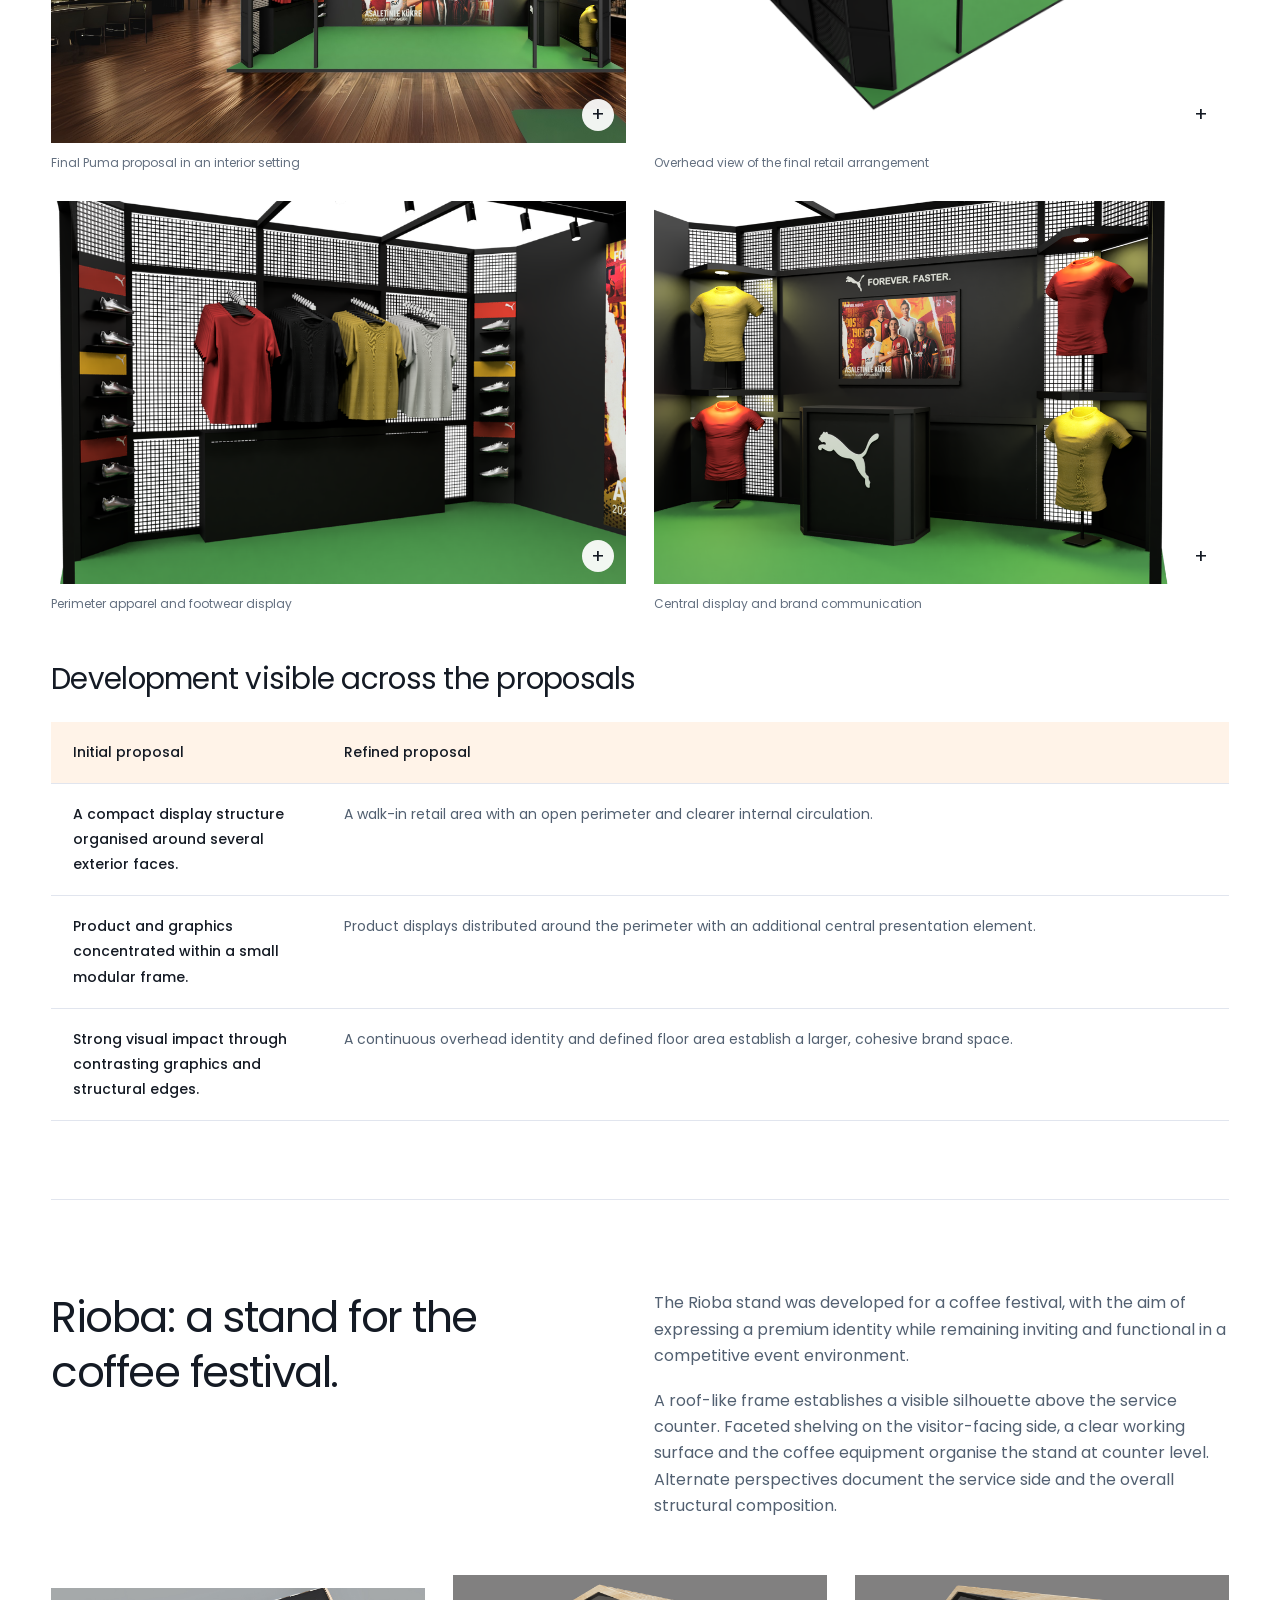
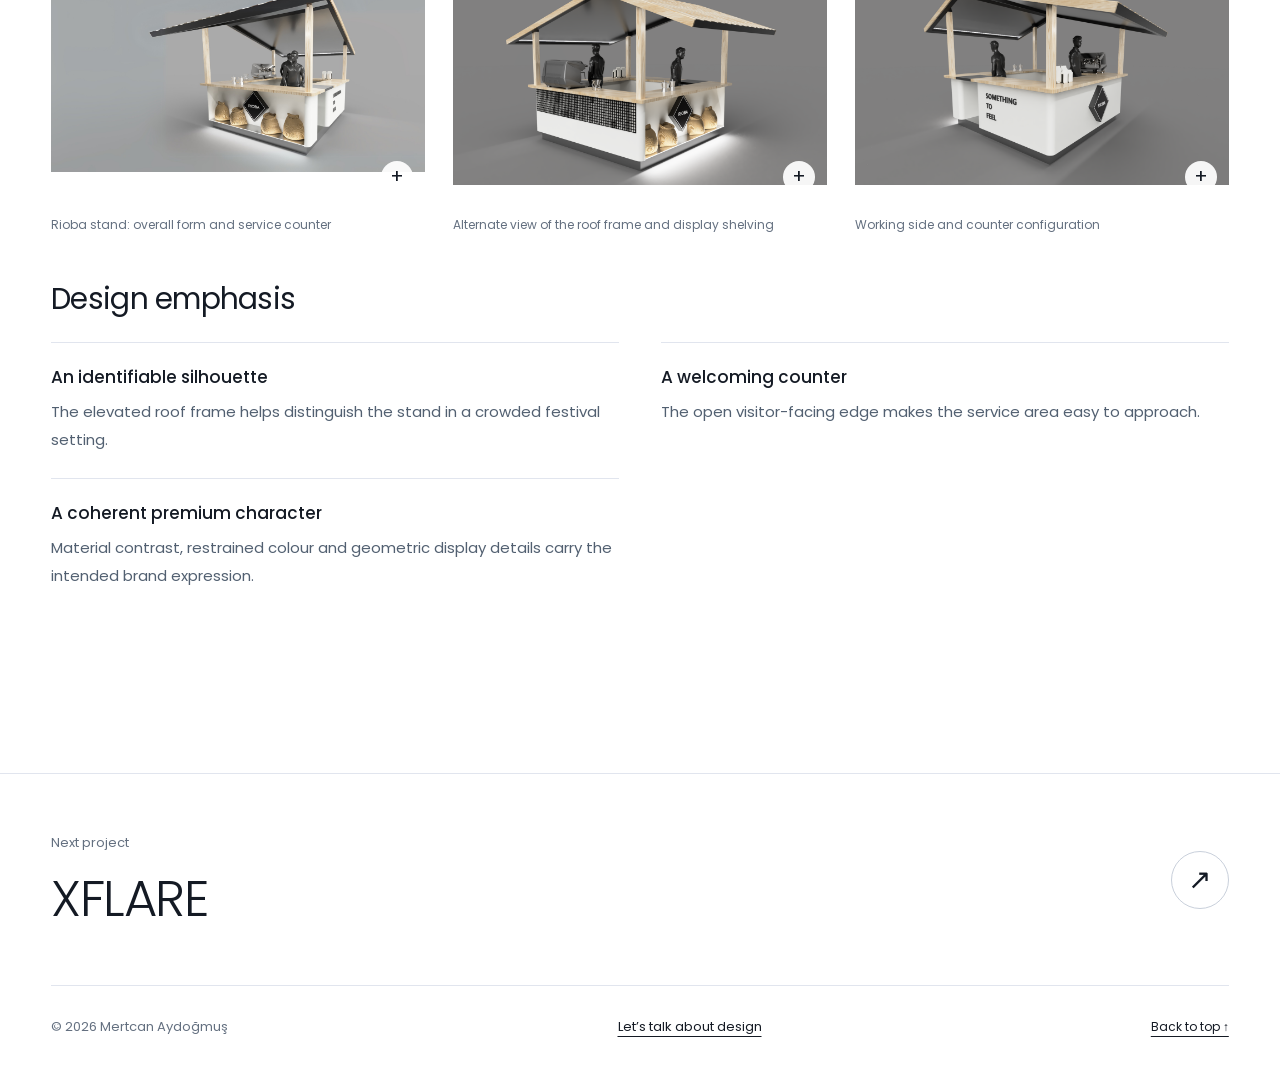
<file: prodesign.html>
<!doctype html>
<html lang="en"><head><meta charset="UTF-8"><meta name="viewport" content="width=device-width,initial-scale=1"><meta name="description" content="A selection of stand, pop-up store and café concepts developed during my internship at ProDesign."><title>ProDesign — Mertcan Aydoğmuş</title><link rel="stylesheet" href="styles.css"><link rel="stylesheet" href="product.css"><script src="script.js" defer></script><script src="product.js" defer></script><link rel="stylesheet" href="physical-light.css">
<link rel="icon" href="favicon.ico" sizes="16x16 32x32">
<link rel="icon" type="image/png" sizes="32x32" href="assets/favicon-32.png">
<link rel="apple-touch-icon" sizes="180x180" href="assets/apple-touch-icon.png">
</head><body class="product-case physical-case"><a class="skip-link" href="#main">Skip to content</a><header class="site-header"><a class="wordmark" href="index.html#home">MERTCAN AYDOĞMUŞ</a><nav aria-label="Main navigation"><a href="index.html#about">About</a><span aria-hidden="true">/</span><a href="index.html#physical-products" aria-current="page">Projects</a><span aria-hidden="true">/</span><a href="resume.html">Resume</a><span aria-hidden="true">/</span><a href="mailto:m.aydogmus58@gmail.com" data-contact>Contact</a></nav></header><main id="main"><div class="case-intro wrap"><a class="breadcrumb" href="index.html#physical-products">← All projects</a><div class="case-title-row"><h1>ProDesign</h1><p class="summary">A selection of stand, pop-up store and café concepts developed during my internship at ProDesign.</p></div><div class="project-facts"><div><span>Context</span>ProDesign · Design internship</div><div><span>Projects</span>Alsancak Café, Puma &amp; Rioba</div><div><span>Scope</span>Spatial concepts, brand expression &amp; visualisation</div></div></div><div class="feature-cover prodesign"><img src="assets/physical/visual-39-00.webp" alt="Brand experiences translated into physical spaces." fetchpriority="high" width="2488" height="1469" style="--asset-max:2488px"></div><nav class="study-nav" aria-label="Project sections"><div class="wrap"><a class="study-name" href="#main">ProDesign</a><a href="#overview">Overview</a><a href="#alsancak">Alsancak Café</a><a href="#puma">Puma concept</a><a href="#refinement">Puma final</a><a href="#rioba">Rioba</a></div></nav><div class="wrap"><section class="study-section" id="overview"><div class="section-opening"><h2>Different brands, different spatial needs.</h2><div><p>These projects were developed during my internship at ProDesign. The collection includes a café exterior, an initial and refined Puma pop-up proposal, and a Rioba coffee-festival stand. Each translates a different brief into a physical environment through form, display, lighting and visualisation.</p></div></div><div class="study-gallery "><figure class="study-image "><a href="assets/physical/visual-36-01.webp" data-zoom aria-label="Enlarge: Alsancak Café exterior"><img src="assets/physical/visual-36-01.webp" alt="Alsancak Café exterior" loading="lazy" decoding="async" width="1651" height="929" style="--asset-max:1651px"><span class="zoom-hint" aria-hidden="true">+</span></a><figcaption>Alsancak Café exterior</figcaption></figure><figure class="study-image "><a href="assets/physical/visual-36-03.webp" data-zoom aria-label="Enlarge: Puma modular retail concept"><img src="assets/physical/visual-36-03.webp" alt="Puma modular retail concept" loading="lazy" decoding="async" width="2296" height="1292" style="--asset-max:2296px"><span class="zoom-hint" aria-hidden="true">+</span></a><figcaption>Puma modular retail concept</figcaption></figure><figure class="study-image "><a href="assets/physical/visual-36-00.webp" data-zoom aria-label="Enlarge: Rioba coffee-festival stand"><img src="assets/physical/visual-36-00.webp" alt="Rioba coffee-festival stand" loading="lazy" decoding="async" width="1920" height="1080" style="--asset-max:1920px"><span class="zoom-hint" aria-hidden="true">+</span></a><figcaption>Rioba coffee-festival stand</figcaption></figure><figure class="study-image cutout"><a href="assets/physical/visual-36-02.webp" data-zoom aria-label="Enlarge: Additional branded counter concept from the internship collection"><img src="assets/physical/visual-36-02.webp" alt="Additional branded counter concept from the internship collection" loading="lazy" decoding="async" width="1920" height="1080" style="--asset-max:1920px"><span class="zoom-hint" aria-hidden="true">+</span></a><figcaption>Additional branded counter concept from the internship collection</figcaption></figure></div></section><section class="study-section" id="alsancak"><div class="section-opening"><h2>Alsancak Café: a welcoming exterior.</h2><div><p>The brief was to create a warm, cosy exterior that encourages people to relax and enjoy their time. The design combines outdoor seating with a consistent canopy and lighting treatment across the café frontage.</p><p>The renders show tables and stools along the façade, a covered edge and wall lighting that establishes the atmosphere. Overall and close-up views explore how the street-facing space reads from a distance and feels at seating level.</p></div></div><div class="study-gallery three"><figure class="study-image photo"><a href="assets/physical/visual-37-00.webp" data-zoom aria-label="Enlarge: Overall café frontage, canopy and seating layout"><img src="assets/physical/visual-37-00.webp" alt="Overall café frontage, canopy and seating layout" loading="lazy" decoding="async" width="2378" height="1337" style="--asset-max:2378px"><span class="zoom-hint" aria-hidden="true">+</span></a><figcaption>Overall café frontage, canopy and seating layout</figcaption></figure><figure class="study-image photo"><a href="assets/physical/visual-37-02.webp" data-zoom aria-label="Enlarge: View along the covered outdoor seating area"><img src="assets/physical/visual-37-02.webp" alt="View along the covered outdoor seating area" loading="lazy" decoding="async" width="1425" height="802" style="--asset-max:1425px"><span class="zoom-hint" aria-hidden="true">+</span></a><figcaption>View along the covered outdoor seating area</figcaption></figure><figure class="study-image photo"><a href="assets/physical/visual-37-03.webp" data-zoom aria-label="Enlarge: Wall lighting, material treatment and seating detail"><img src="assets/physical/visual-37-03.webp" alt="Wall lighting, material treatment and seating detail" loading="lazy" decoding="async" width="1425" height="802" style="--asset-max:1425px"><span class="zoom-hint" aria-hidden="true">+</span></a><figcaption>Wall lighting, material treatment and seating detail</figcaption></figure></div><div class="detail-block"><h3>Spatial emphasis</h3><div class="detail-grid"><article><h4>A continuous frontage</h4><p>Repeated canopy supports and wall elements connect the seating area into one recognisable exterior.</p></article><article><h4>An inviting atmosphere</h4><p>Warm light and the material palette support the relaxed, welcoming character described in the brief.</p></article></div></div></section><section class="study-section" id="puma"><div class="section-opening"><h2>Puma: a compact pop-up proposal.</h2><div><p>The initial proposal was developed for shopping-mall placement. It combines Puma’s bold athletic identity with modular, easily installed elements intended to create a strong presence within a limited retail footprint.</p><p>An open frame defines the stand without fully enclosing it. Clothing rails, shoe display and brand graphics occupy different faces, allowing the concept to be understood from more than one approach.</p></div></div><div class="study-gallery three"><figure class="study-image "><a href="assets/physical/visual-38-00.webp" data-zoom aria-label="Enlarge: Initial Puma pop-up: overall structure and display faces"><img src="assets/physical/visual-38-00.webp" alt="Initial Puma pop-up: overall structure and display faces" loading="lazy" decoding="async" width="2296" height="1292" style="--asset-max:2296px"><span class="zoom-hint" aria-hidden="true">+</span></a><figcaption>Initial Puma pop-up: overall structure and display faces</figcaption></figure><figure class="study-image "><a href="assets/physical/visual-38-02.webp" data-zoom aria-label="Enlarge: Apparel display and rear approach"><img src="assets/physical/visual-38-02.webp" alt="Apparel display and rear approach" loading="lazy" decoding="async" width="1608" height="905" style="--asset-max:1608px"><span class="zoom-hint" aria-hidden="true">+</span></a><figcaption>Apparel display and rear approach</figcaption></figure><figure class="study-image "><a href="assets/physical/visual-38-03.webp" data-zoom aria-label="Enlarge: Brand graphics and integrated display detail"><img src="assets/physical/visual-38-03.webp" alt="Brand graphics and integrated display detail" loading="lazy" decoding="async" width="1536" height="864" style="--asset-max:1536px"><span class="zoom-hint" aria-hidden="true">+</span></a><figcaption>Brand graphics and integrated display detail</figcaption></figure></div><div class="detail-block"><h3>Initial concept priorities</h3><div class="detail-grid"><article><h4>Modularity</h4><p>Develop a compact, easily installed spatial structure appropriate to a temporary retail setting.</p></article><article><h4>Visual impact</h4><p>Use a bold frame, graphic surfaces and visible product to express the brand in a shared mall environment.</p></article><article><h4>Multiple display faces</h4><p>Distribute apparel and footwear across the stand rather than relying on one front-facing elevation.</p></article></div></div></section><section class="study-section" id="refinement"><div class="section-opening"><h2>Puma: refinement through brand feedback.</h2><div><p>The final version was refined in response to the brand’s feedback, with visibility, functionality and fit with the retail strategy as the stated priorities.</p><p>The developed proposal has a more open, walk-in arrangement. A branded overhead frame, perimeter product display, central presentation unit and green floor define the retail area. The surrounding perspective illustrates how the stand reads within a larger interior.</p></div></div><div class="study-gallery "><figure class="study-image photo"><a href="assets/physical/visual-39-00.webp" data-zoom aria-label="Enlarge: Final Puma proposal in an interior setting"><img src="assets/physical/visual-39-00.webp" alt="Final Puma proposal in an interior setting" loading="lazy" decoding="async" width="2488" height="1469" style="--asset-max:2488px"><span class="zoom-hint" aria-hidden="true">+</span></a><figcaption>Final Puma proposal in an interior setting</figcaption></figure><figure class="study-image cutout"><a href="assets/physical/visual-39-04.webp" data-zoom aria-label="Enlarge: Overhead view of the final retail arrangement"><img src="assets/physical/visual-39-04.webp" alt="Overhead view of the final retail arrangement" loading="lazy" decoding="async" width="1247" height="702" style="--asset-max:1247px"><span class="zoom-hint" aria-hidden="true">+</span></a><figcaption>Overhead view of the final retail arrangement</figcaption></figure><figure class="study-image photo"><a href="assets/physical/visual-39-02.webp" data-zoom aria-label="Enlarge: Perimeter apparel and footwear display"><img src="assets/physical/visual-39-02.webp" alt="Perimeter apparel and footwear display" loading="lazy" decoding="async" width="1069" height="602" style="--asset-max:1069px"><span class="zoom-hint" aria-hidden="true">+</span></a><figcaption>Perimeter apparel and footwear display</figcaption></figure><figure class="study-image photo"><a href="assets/physical/visual-39-03.webp" data-zoom aria-label="Enlarge: Central display and brand communication"><img src="assets/physical/visual-39-03.webp" alt="Central display and brand communication" loading="lazy" decoding="async" width="1247" height="702" style="--asset-max:1247px"><span class="zoom-hint" aria-hidden="true">+</span></a><figcaption>Central display and brand communication</figcaption></figure></div><div class="detail-block"><h3>Development visible across the proposals</h3><div class="table-scroll" tabindex="0" role="region" aria-label="Development visible across the proposals"><table><thead><tr><th scope="col">Initial proposal</th><th scope="col">Refined proposal</th></tr></thead><tbody><tr><th scope="row">A compact display structure organised around several exterior faces.</th><td>A walk-in retail area with an open perimeter and clearer internal circulation.</td></tr><tr><th scope="row">Product and graphics concentrated within a small modular frame.</th><td>Product displays distributed around the perimeter with an additional central presentation element.</td></tr><tr><th scope="row">Strong visual impact through contrasting graphics and structural edges.</th><td>A continuous overhead identity and defined floor area establish a larger, cohesive brand space.</td></tr></tbody></table></div></div></section><section class="study-section" id="rioba"><div class="section-opening"><h2>Rioba: a stand for the coffee festival.</h2><div><p>The Rioba stand was developed for a coffee festival, with the aim of expressing a premium identity while remaining inviting and functional in a competitive event environment.</p><p>A roof-like frame establishes a visible silhouette above the service counter. Faceted shelving on the visitor-facing side, a clear working surface and the coffee equipment organise the stand at counter level. Alternate perspectives document the service side and the overall structural composition.</p></div></div><div class="study-gallery three"><figure class="study-image "><a href="assets/physical/visual-40-00.webp" data-zoom aria-label="Enlarge: Rioba stand: overall form and service counter"><img src="assets/physical/visual-40-00.webp" alt="Rioba stand: overall form and service counter" loading="lazy" decoding="async" width="2727" height="1343" style="--asset-max:2727px"><span class="zoom-hint" aria-hidden="true">+</span></a><figcaption>Rioba stand: overall form and service counter</figcaption></figure><figure class="study-image "><a href="assets/physical/visual-40-02.webp" data-zoom aria-label="Enlarge: Alternate view of the roof frame and display shelving"><img src="assets/physical/visual-40-02.webp" alt="Alternate view of the roof frame and display shelving" loading="lazy" decoding="async" width="1344" height="756" style="--asset-max:1344px"><span class="zoom-hint" aria-hidden="true">+</span></a><figcaption>Alternate view of the roof frame and display shelving</figcaption></figure><figure class="study-image "><a href="assets/physical/visual-40-03.webp" data-zoom aria-label="Enlarge: Working side and counter configuration"><img src="assets/physical/visual-40-03.webp" alt="Working side and counter configuration" loading="lazy" decoding="async" width="1344" height="756" style="--asset-max:1344px"><span class="zoom-hint" aria-hidden="true">+</span></a><figcaption>Working side and counter configuration</figcaption></figure></div><div class="detail-block"><h3>Design emphasis</h3><div class="detail-grid"><article><h4>An identifiable silhouette</h4><p>The elevated roof frame helps distinguish the stand in a crowded festival setting.</p></article><article><h4>A welcoming counter</h4><p>The open visitor-facing edge makes the service area easy to approach.</p></article><article><h4>A coherent premium character</h4><p>Material contrast, restrained colour and geometric display details carry the intended brand expression.</p></article></div></div></section></div><div class="next-work"><a class="wrap" href="xflare.html"><div><small>Next project</small><h2>XFLARE</h2></div><span class="open-icon" aria-hidden="true">↗</span></a></div></main><footer class="product-footer wrap"><p>© 2026 Mertcan Aydoğmuş</p><a href="mailto:m.aydogmus58@gmail.com">Let’s talk about design</a><a href="#main" class="back-top-link">Back to top ↑</a></footer></body></html>
</file>
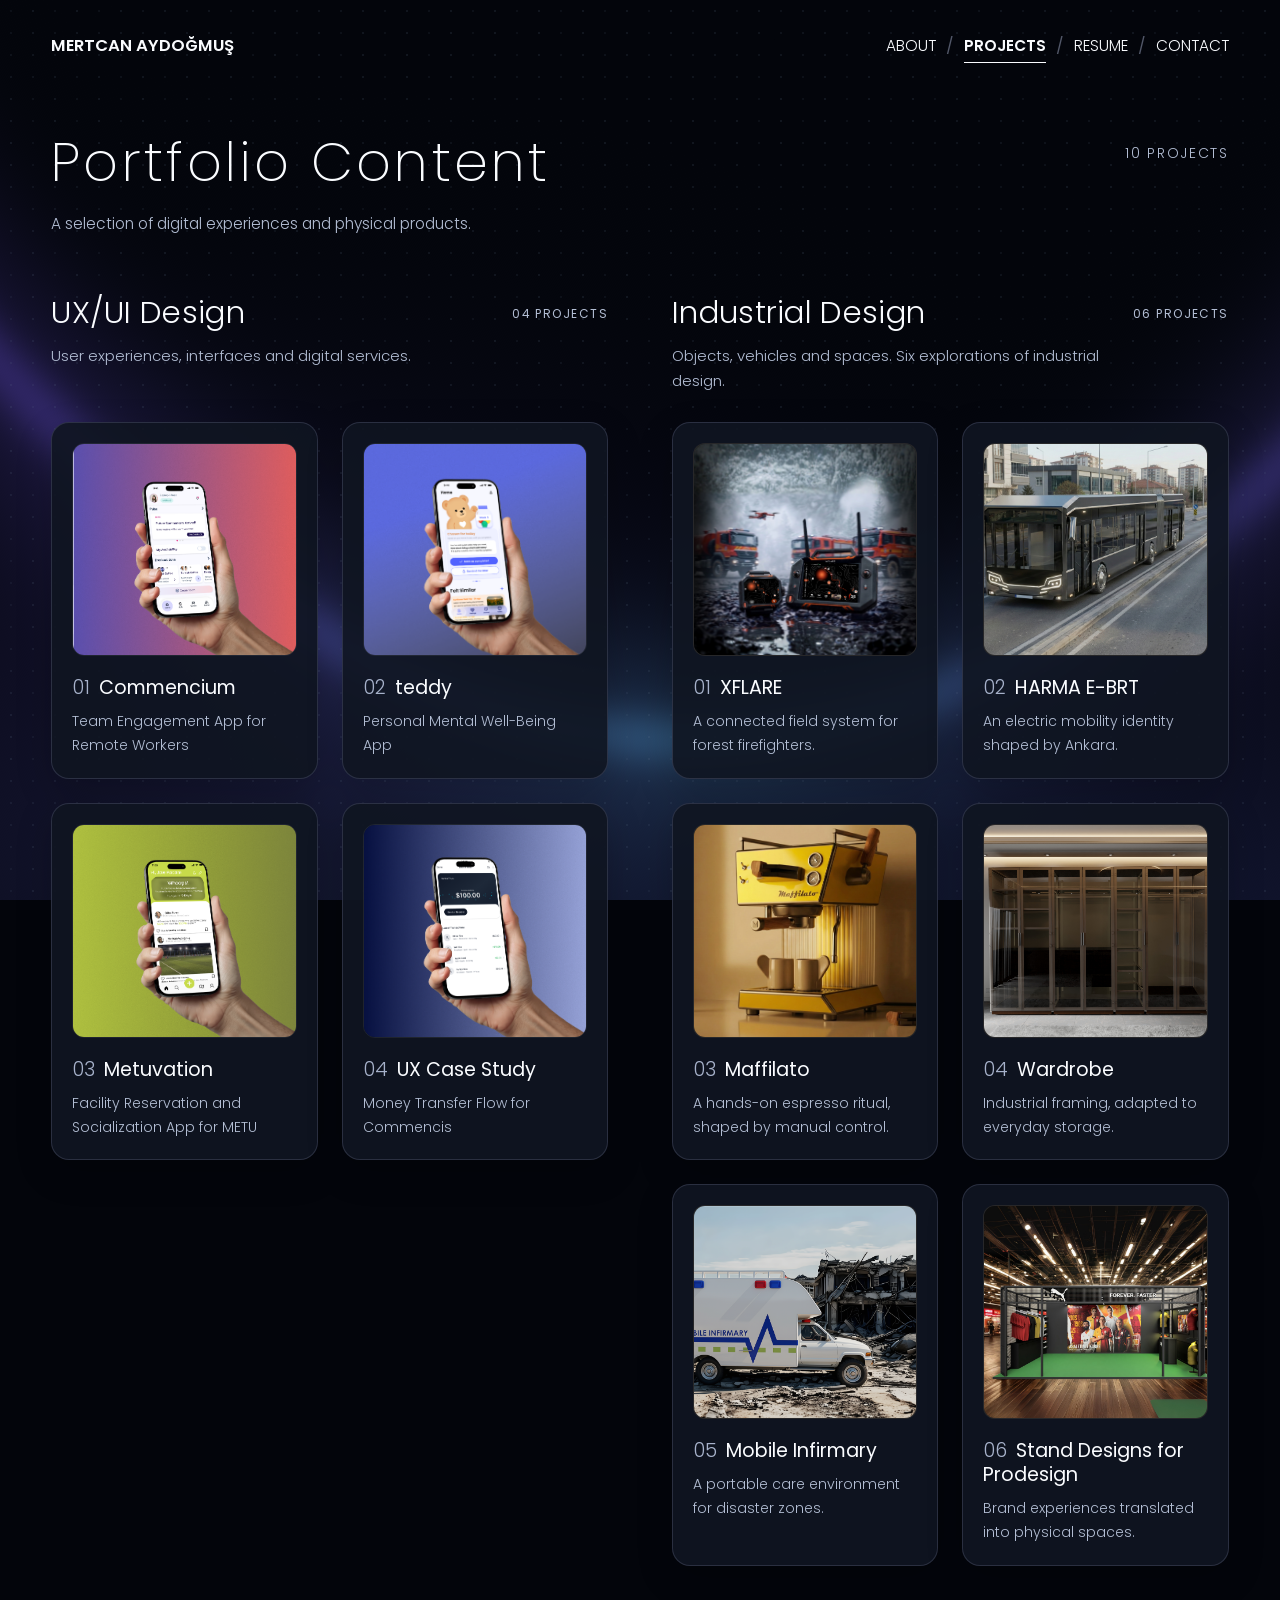
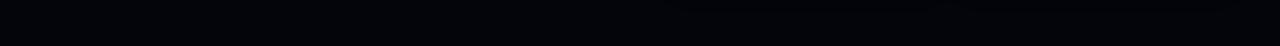
<file: projects.html>
<!doctype html>
<html lang="en">
<head>
<meta charset="UTF-8">
<meta name="viewport" content="width=device-width,initial-scale=1">
<meta name="description" content="Mertcan Aydoğmuş — Projects. Industrial design and digital product portfolio.">
<title>Projects — Mertcan Aydoğmuş</title>
<link rel="preload" href="assets/poppins-200.ttf" as="font" type="font/ttf" crossorigin>
<link rel="stylesheet" href="styles.css">
<link rel="stylesheet" href="portfolio-theme.css">
<script src="script.js" defer></script>
<script src="home-background.js" defer></script>
<link rel="stylesheet" href="general-portfolio.css">

<link rel="icon" href="favicon.ico" sizes="16x16 32x32">
<link rel="icon" type="image/png" sizes="32x32" href="assets/favicon-32.png">
<link rel="apple-touch-icon" sizes="180x180" href="assets/apple-touch-icon.png">
</head>
<body class="dark projects portfolio-shell"><div class="ambient" data-portfolio-background aria-hidden="true"></div><a class="skip-link" href="#main">Skip to content</a><header class="site-header"><a class="wordmark" href="index.html">MERTCAN AYDOĞMUŞ</a><nav aria-label="Main navigation"><a href="about.html">About</a><span aria-hidden="true">/</span><a href="projects.html" aria-current="page">Projects</a><span aria-hidden="true">/</span><a href="resume.html">Resume</a><span aria-hidden="true">/</span><a href="mailto:m.aydogmus58@gmail.com">Contact</a></nav></header><main id="main" class="projects-main wrap"><div class="projects-intro"><div><h1>Portfolio Content</h1><p>A selection of digital experiences and physical products.</p></div><span>10 PROJECTS</span></div>
    <div class="project-columns">
    <section id="digital-products" class="project-category digital-products" aria-labelledby="digital-products-title">
      <div class="category-heading"><div><h3 id="digital-products-title">UX/UI Design</h3><p>User experiences, interfaces and digital services.</p></div><span>04 PROJECTS</span></div>
      <div class="project-grid"><article class="project-card"><a href="commencium.html"><div class="card-image"><img src="assets/card-commencium.png" alt="Commencium app mockup" class="" loading="lazy" decoding="async"></div><div class="card-copy"><h4><span>01</span> Commencium</h4><p>Team Engagement App for Remote Workers</p></div></a></article><article class="project-card"><a href="teddy.html"><div class="card-image"><img src="assets/card-teddy.png" alt="teddy app mockup" class="" loading="lazy" decoding="async"></div><div class="card-copy"><h4><span>02</span> teddy</h4><p>Personal Mental Well-Being App</p></div></a></article><article class="project-card"><a href="metuvation.html"><div class="card-image"><img src="assets/card-metuvation.png" alt="Metuvation app mockup" class="" loading="lazy" decoding="async"></div><div class="card-copy"><h4><span>03</span> Metuvation</h4><p>Facility Reservation and Socialization App for METU</p></div></a></article><article class="project-card"><a href="fintech.html"><div class="card-image"><img src="assets/card-fintech.png" alt="UX Case Study app mockup" class="" loading="lazy" decoding="async"></div><div class="card-copy"><h4><span>04</span> UX Case Study</h4><p>Money Transfer Flow for Commencis</p></div></a></article></div>
    </section>
    <section id="physical-products" class="project-category physical-products" aria-labelledby="physical-products-title">
      <div class="category-heading"><div><h3 id="physical-products-title">Industrial Design</h3><p>Objects, vehicles and spaces. Six explorations of industrial design.</p></div><span>06 PROJECTS</span></div>
      <div class="project-grid"><article class="project-card"><a href="xflare.html"><div class="card-image"><img src="assets/physical/visual-02-00.webp" alt="XFLARE" loading="lazy" decoding="async"></div><div class="card-copy"><h4><span>01</span> XFLARE</h4><p>A connected field system for forest firefighters.</p></div></a></article><article class="project-card"><a href="harma.html"><div class="card-image"><img src="assets/physical/visual-19-02.webp" alt="HARMA E-BRT" loading="lazy" decoding="async"></div><div class="card-copy"><h4><span>02</span> HARMA E-BRT</h4><p>An electric mobility identity shaped by Ankara.</p></div></a></article><article class="project-card espresso-card"><a href="espresso.html"><div class="card-image"><img src="assets/physical/espresso/hero-cover.png" alt="Maffilato manual espresso machine" loading="lazy" decoding="async" width="1920" height="1080"></div><div class="card-copy"><h4><span>03</span> Maffilato</h4><p>A hands-on espresso ritual, shaped by manual control.</p></div></a></article><article class="project-card sigma-card"><a href="sigma-wardrobe.html"><div class="card-image"><img src="assets/physical/sigma/source-75.jpg" alt="Wardrobe with an aluminium profile frame and timber panels" loading="lazy" decoding="async" width="5990" height="3369"></div><div class="card-copy"><h4><span>04</span> Wardrobe</h4><p>Industrial framing, adapted to everyday storage.</p></div></a></article><article class="project-card"><a href="mobile-infirmary.html"><div class="card-image"><img src="assets/physical/visual-24-00.webp" alt="Mobile Infirmary" loading="lazy" decoding="async"></div><div class="card-copy"><h4><span>05</span> Mobile Infirmary</h4><p>A portable care environment for disaster zones.</p></div></a></article><article class="project-card"><a href="prodesign.html"><div class="card-image"><img src="assets/physical/visual-39-00.webp" alt="Stand Designs for Prodesign" loading="lazy" decoding="async"></div><div class="card-copy"><h4><span>06</span> Stand Designs for Prodesign</h4><p>Brand experiences translated into physical spaces.</p></div></a></article></div>
    </section>
    </div></main></body>
</html>
</file>
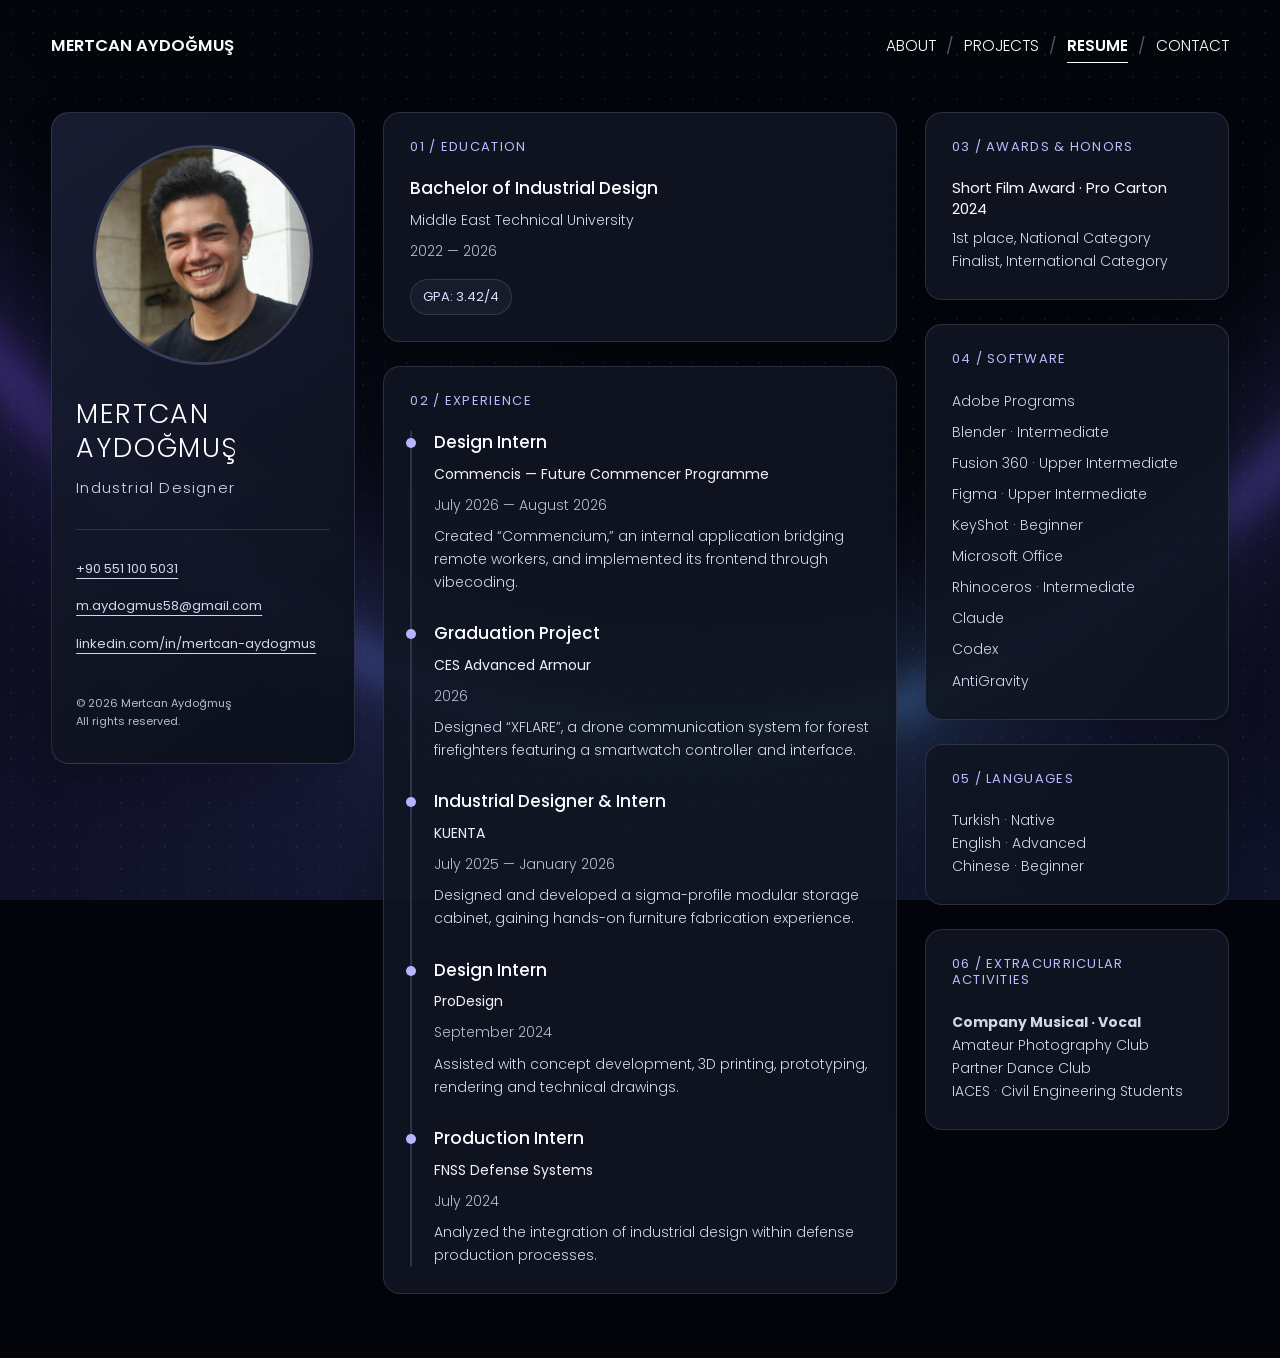
<file: resume.html>
<!doctype html>
<html lang="en">
<head>
<meta charset="UTF-8">
<meta name="viewport" content="width=device-width,initial-scale=1">
<meta name="description" content="Mertcan Aydoğmuş — Resume. Industrial design and digital product portfolio.">
<title>Resume — Mertcan Aydoğmuş</title>
<link rel="preload" href="assets/poppins-200.ttf" as="font" type="font/ttf" crossorigin>
<link rel="stylesheet" href="styles.css">
<link rel="stylesheet" href="portfolio-theme.css">
<script src="script.js" defer></script>
<script src="home-background.js" defer></script>

<link rel="icon" href="favicon.ico" sizes="16x16 32x32">
<link rel="icon" type="image/png" sizes="32x32" href="assets/favicon-32.png">
<link rel="apple-touch-icon" sizes="180x180" href="assets/apple-touch-icon.png">
</head>
<body class="resume portfolio-shell"><div class="ambient" data-portfolio-background aria-hidden="true"></div><a class="skip-link" href="#main">Skip to content</a><header class="site-header"><a class="wordmark" href="index.html">MERTCAN AYDOĞMUŞ</a><nav aria-label="Main navigation"><a href="about.html">About</a><span aria-hidden="true">/</span><a href="projects.html">Projects</a><span aria-hidden="true">/</span><a href="resume.html" aria-current="page">Resume</a><span aria-hidden="true">/</span><a href="mailto:m.aydogmus58@gmail.com">Contact</a></nav></header><main id="main" class="about-layout wrap"><aside class="profile"><div class="portrait"><img src="assets/147-2239-ab898.png" alt="Mertcan Aydoğmuş" class="" loading="lazy" decoding="async"></div><h1>MERTCAN<br>AYDOĞMUŞ</h1><p class="job-title">Industrial Designer</p><address><a href="tel:+905511005031">+90 551 100 5031</a><a href="mailto:m.aydogmus58@gmail.com">m.aydogmus58@gmail.com</a><a href="https://www.linkedin.com/in/mertcan-aydogmus" target="_blank" rel="noopener noreferrer">linkedin.com/in/mertcan-aydogmus</a></address><p class="copyright">© 2026 Mertcan Aydoğmuş<br>All rights reserved.</p></aside><div class="cv-main"><section class="cv-card"><h2>01 / Education</h2><h3>Bachelor of Industrial Design</h3><p>Middle East Technical University</p><p class="muted">2022 — 2026</p><span class="tag">GPA: 3.42/4</span></section><section class="cv-card"><h2>02 / Experience</h2><div class="timeline"><article><h3>Design Intern</h3><p class="company">Commencis — Future Commencer Programme</p><p class="muted">July 2026 — August 2026</p><p>Created “Commencium,” an internal application bridging remote workers, and implemented its frontend through vibecoding.</p></article><article><h3>Graduation Project</h3><p class="company">CES Advanced Armour</p><p class="muted">2026</p><p>Designed “XFLARE”, a drone communication system for forest firefighters featuring a smartwatch controller and interface.</p></article><article><h3>Industrial Designer & Intern</h3><p class="company">KUENTA</p><p class="muted">July 2025 — January 2026</p><p>Designed and developed a sigma-profile modular storage cabinet, gaining hands-on furniture fabrication experience.</p></article><article><h3>Design Intern</h3><p class="company">ProDesign</p><p class="muted">September 2024</p><p>Assisted with concept development, 3D printing, prototyping, rendering and technical drawings.</p></article><article><h3>Production Intern</h3><p class="company">FNSS Defense Systems</p><p class="muted">July 2024</p><p>Analyzed the integration of industrial design within defense production processes.</p></article></div></section></div><div class="cv-side"><section class="cv-card"><h2>03 / Awards &amp; honors</h2><h3 class="award-title">Short Film Award · Pro Carton 2024</h3><p>1st place, National Category<br>Finalist, International Category</p></section><section class="cv-card"><h2>04 / Software</h2><ul class="plain-list"><li>Adobe Programs</li><li>Blender · Intermediate</li><li>Fusion 360 · Upper Intermediate</li><li>Figma · Upper Intermediate</li><li>KeyShot · Beginner</li><li>Microsoft Office</li><li>Rhinoceros · Intermediate</li><li>Claude</li><li>Codex</li><li>AntiGravity</li></ul></section><section class="cv-card"><h2>05 / Languages</h2><p>Turkish · Native<br>English · Advanced<br>Chinese · Beginner</p></section><section class="cv-card"><h2>06 / Extracurricular activities</h2><p><strong>Company Musical · Vocal</strong><br>Amateur Photography Club<br>Partner Dance Club<br>IACES · Civil Engineering Students</p></section></div></main></body>
</html>
</file>
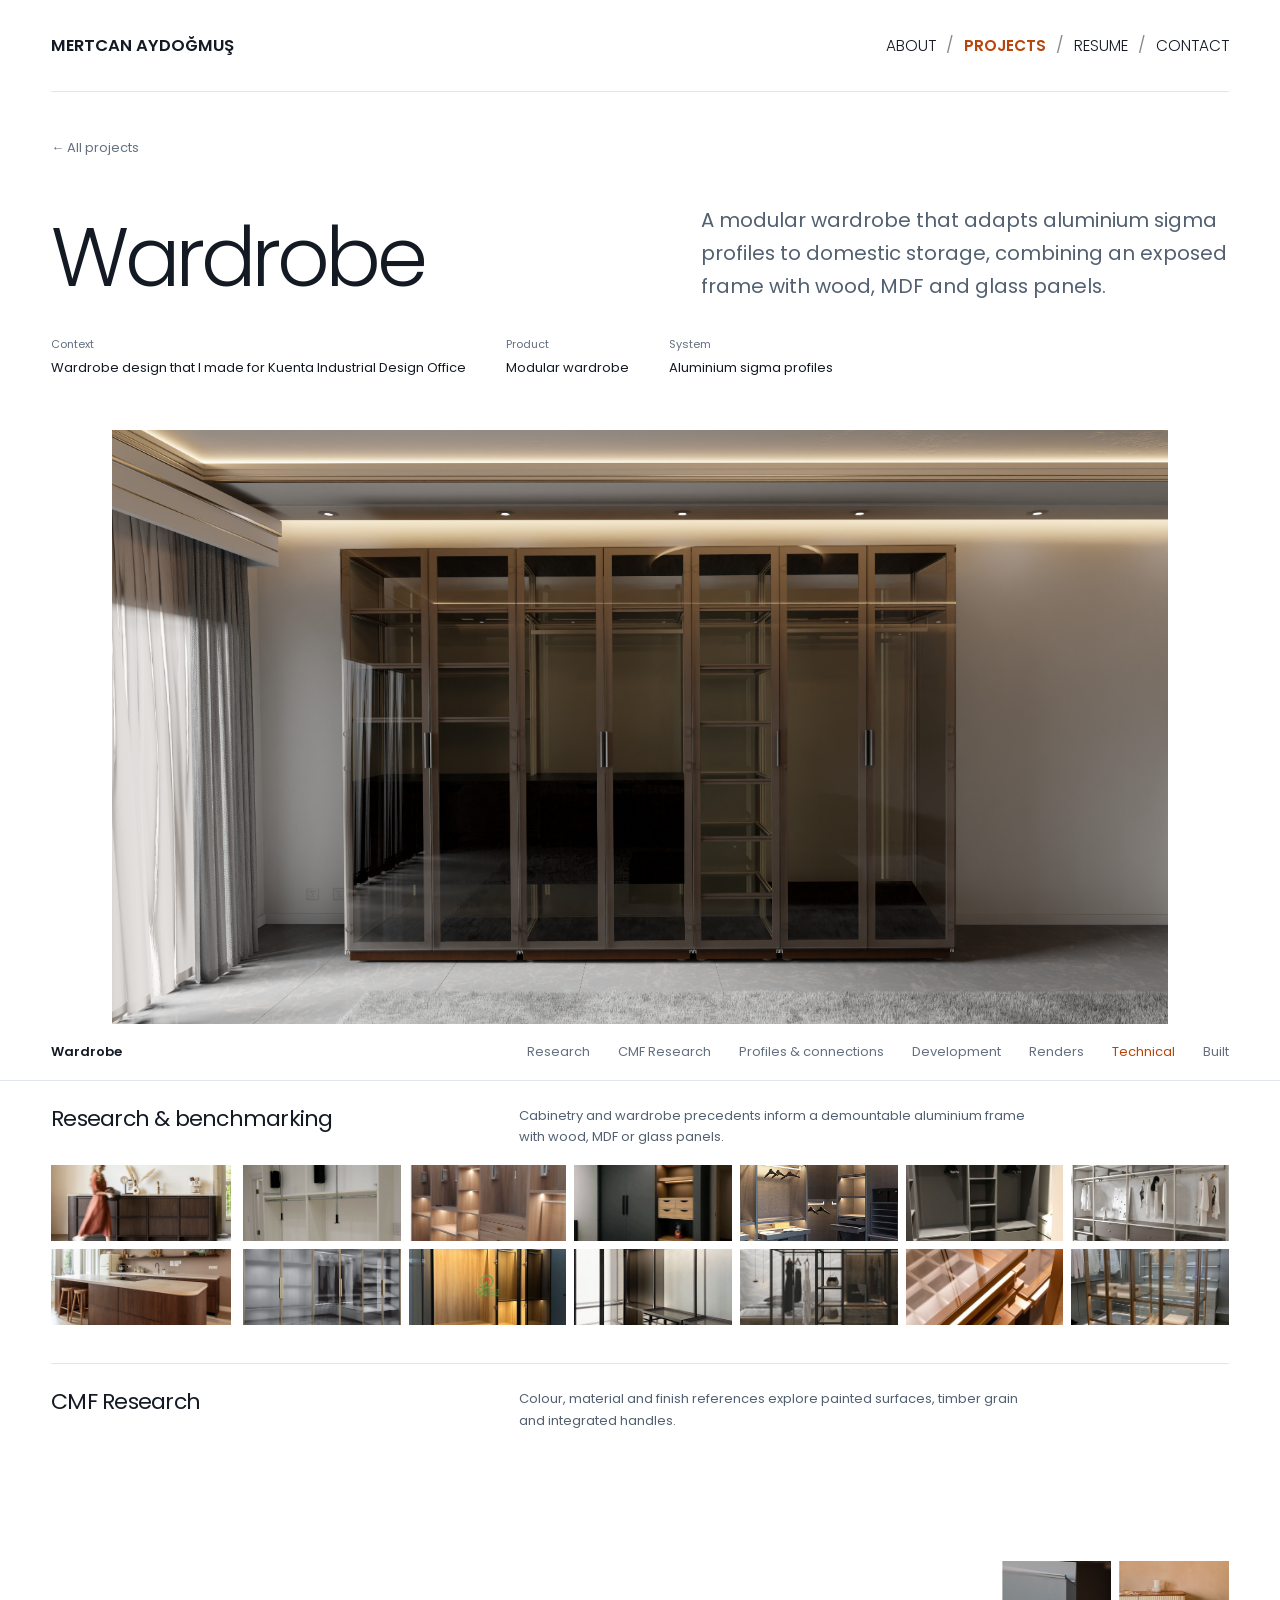
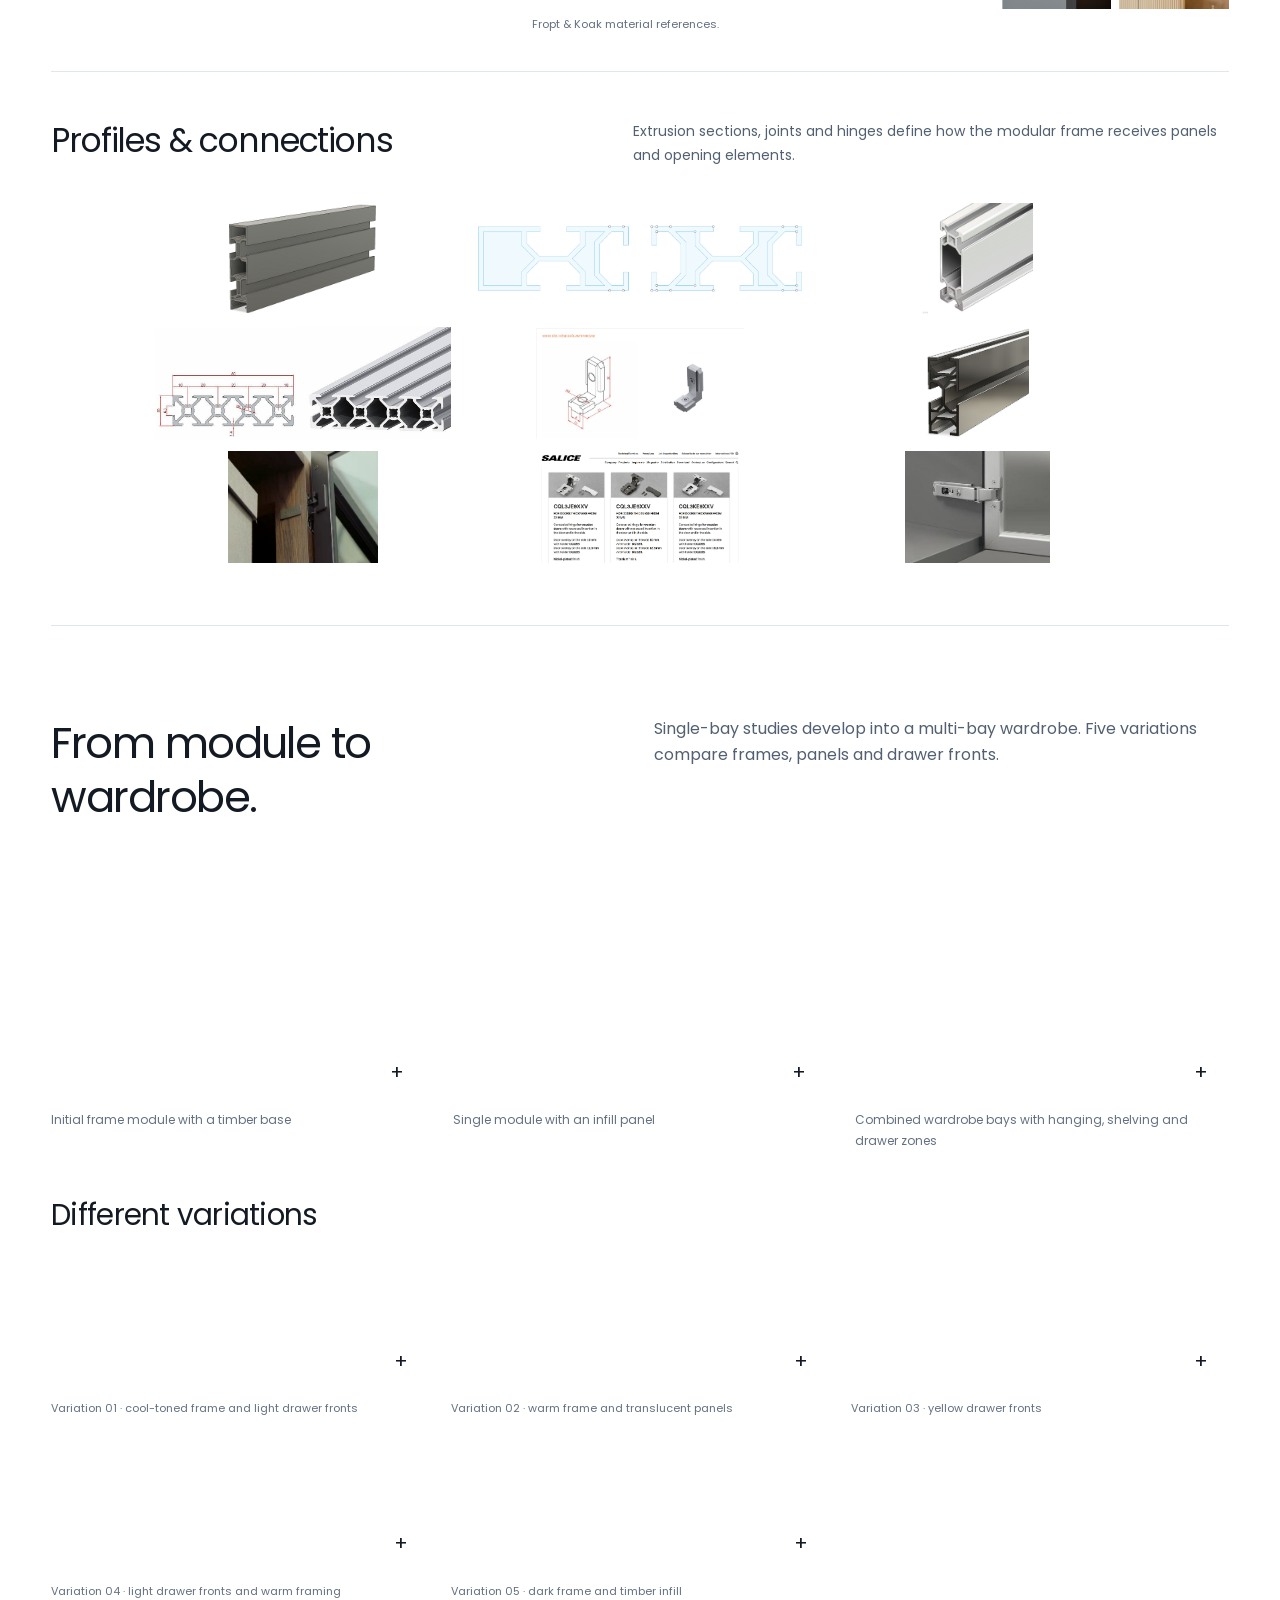
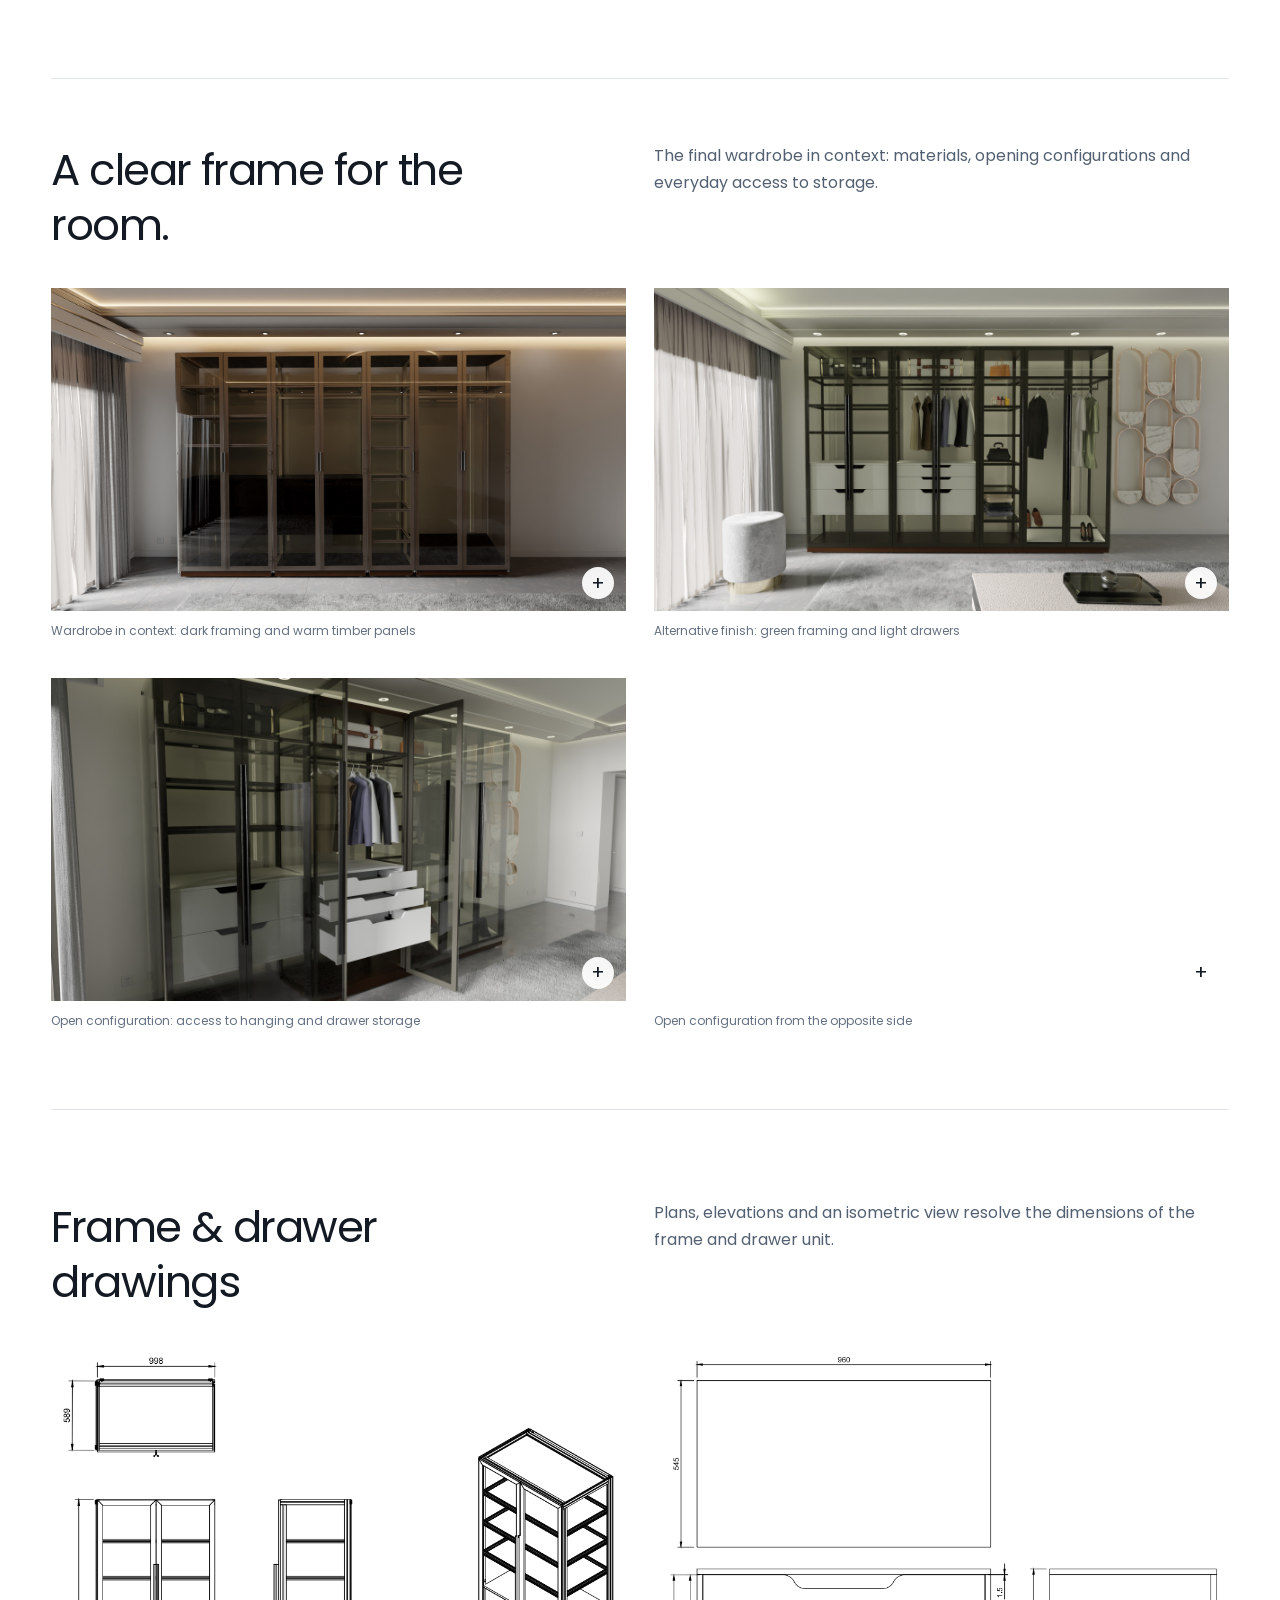
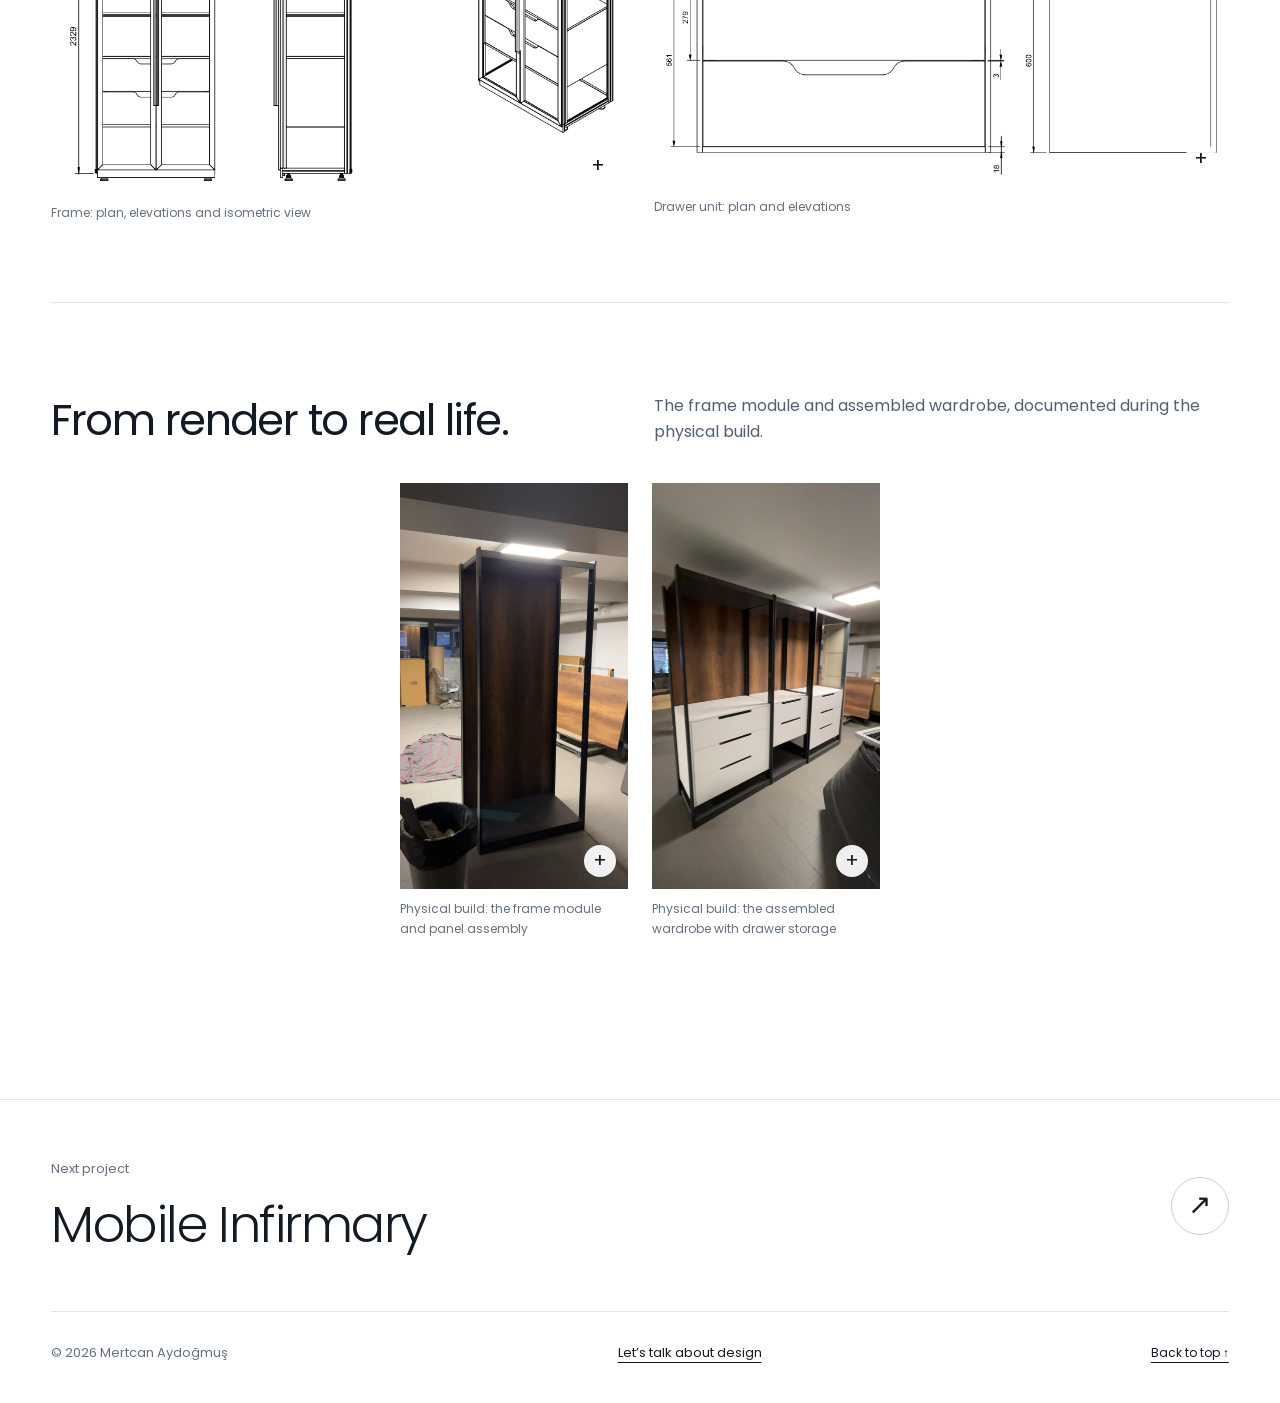
<file: sigma-wardrobe.html>
<!doctype html>
<html lang="en"><head><meta charset="UTF-8"><meta name="viewport" content="width=device-width,initial-scale=1"><meta name="description" content="A modular wardrobe that adapts aluminium sigma profiles to domestic storage, combining an exposed frame with wood, MDF and glass panels."><title>Wardrobe — Mertcan Aydoğmuş</title><link rel="stylesheet" href="styles.css"><link rel="stylesheet" href="product.css"><link rel="stylesheet" href="sigma.css"><script src="script.js" defer></script><script src="product.js" defer></script><link rel="stylesheet" href="physical-light.css">
<link rel="icon" href="favicon.ico" sizes="16x16 32x32">
<link rel="icon" type="image/png" sizes="32x32" href="assets/favicon-32.png">
<link rel="apple-touch-icon" sizes="180x180" href="assets/apple-touch-icon.png">
</head><body class="product-case physical-case sigma-case"><a class="skip-link" href="#main">Skip to content</a><header class="site-header"><a class="wordmark" href="index.html#home">MERTCAN AYDOĞMUŞ</a><nav aria-label="Main navigation"><a href="index.html#about">About</a><span aria-hidden="true">/</span><a href="index.html#physical-products" aria-current="page">Projects</a><span aria-hidden="true">/</span><a href="resume.html">Resume</a><span aria-hidden="true">/</span><a href="mailto:m.aydogmus58@gmail.com" data-contact>Contact</a></nav></header><main id="main"><div class="case-intro wrap"><a class="breadcrumb" href="index.html#physical-products">← All projects</a><div class="case-title-row"><h1>Wardrobe</h1><p class="summary">A modular wardrobe that adapts aluminium sigma profiles to domestic storage, combining an exposed frame with wood, MDF and glass panels.</p></div><div class="project-facts"><div><span>Context</span>Wardrobe design that I made for Kuenta Industrial Design Office</div><div><span>Product</span>Modular wardrobe</div><div><span>System</span>Aluminium sigma profiles</div></div></div><div class="feature-cover sigma-wardrobe"><img src="assets/physical/sigma/source-75.jpg" alt="Industrial framing, adapted to everyday storage." fetchpriority="high" width="5990" height="3369" style="--asset-max:5990px"></div><nav class="study-nav" aria-label="Project sections"><div class="wrap"><a class="study-name" href="#main">Wardrobe</a><a href="#research">Research</a><a href="#cmf">CMF Research</a><a href="#structure">Profiles &amp; connections</a><a href="#development">Development</a><a href="#renders">Renders</a><a href="#technical">Technical</a><a href="#built">Built</a></div></nav><div class="wrap"><section class="study-section" id="research"><div class="section-opening"><h2>Research & benchmarking</h2><div><p>Cabinetry and wardrobe precedents inform a demountable aluminium frame with wood, MDF or glass panels.</p></div></div><div class="study-gallery "></div><div class="sigma-research-board"><div class="study-gallery sigma-gallery sigma-benchmark-images"><figure class="study-image"><div class="sigma-image-frame"><img src="assets/physical/sigma/source-00.jpg" alt="Benchmark: Japandi bamboo kitchen with rounded sides and a Taj Mahal quartzite worktop" loading="lazy" decoding="async" width="1700" height="956" style="--asset-max:1700px"></div></figure><figure class="study-image"><div class="sigma-image-frame"><img src="assets/physical/sigma/source-02.jpg" alt="Benchmark: large bamboo island with rounded ends and concealed cupboards" loading="lazy" decoding="async" width="1700" height="956" style="--asset-max:1700px"></div></figure></div><div class="sigma-reference-group"><div class="study-gallery sigma-gallery sigma-thumbnails"><figure class="study-image"><div class="sigma-image-frame"><img src="assets/physical/sigma/source-03.jpg" alt="White panel wardrobe" loading="lazy" decoding="async" width="736" height="1165" style="--asset-max:736px"></div></figure><figure class="study-image"><div class="sigma-image-frame"><img src="assets/physical/sigma/source-04.jpg" alt="Warm timber and integrated lighting" loading="lazy" decoding="async" width="700" height="978" style="--asset-max:700px"></div></figure><figure class="study-image"><div class="sigma-image-frame"><img src="assets/physical/sigma/source-05.jpg" alt="Dark built-in storage" loading="lazy" decoding="async" width="736" height="736" style="--asset-max:736px"></div></figure><figure class="study-image"><div class="sigma-image-frame"><img src="assets/physical/sigma/source-07.jpg" alt="Green dressing room" loading="lazy" decoding="async" width="600" height="600" style="--asset-max:600px"></div></figure><figure class="study-image"><div class="sigma-image-frame"><img src="assets/physical/sigma/source-10.jpg" alt="Dark grey wardrobe" loading="lazy" decoding="async" width="736" height="981" style="--asset-max:736px"></div></figure><figure class="study-image"><div class="sigma-image-frame"><img src="assets/physical/sigma/source-11.jpg" alt="Metal-frame open wardrobe" loading="lazy" decoding="async" width="474" height="714" style="--asset-max:474px"></div></figure><figure class="study-image"><div class="sigma-image-frame"><img src="assets/physical/sigma/source-12.jpg" alt="Glass doors and hanging storage" loading="lazy" decoding="async" width="735" height="744" style="--asset-max:735px"></div></figure><figure class="study-image"><div class="sigma-image-frame"><img src="assets/physical/sigma/source-13.jpg" alt="Warm glass-front storage" loading="lazy" decoding="async" width="675" height="1200" style="--asset-max:675px"></div></figure><figure class="study-image"><div class="sigma-image-frame"><img src="assets/physical/sigma/source-16.jpg" alt="Corner glass and frame construction" loading="lazy" decoding="async" width="736" height="1005" style="--asset-max:736px"></div></figure><figure class="study-image"><div class="sigma-image-frame"><img src="assets/physical/sigma/source-18.jpg" alt="Wood and glass within a dark frame" loading="lazy" decoding="async" width="640" height="637" style="--asset-max:640px"></div></figure><figure class="study-image"><div class="sigma-image-frame"><img src="assets/physical/sigma/source-22.jpg" alt="Timber drawer and frame detail" loading="lazy" decoding="async" width="736" height="1104" style="--asset-max:736px"></div></figure><figure class="study-image"><div class="sigma-image-frame"><img src="assets/physical/sigma/source-24.jpg" alt="Metal, wood and glass composition" loading="lazy" decoding="async" width="736" height="981" style="--asset-max:736px"></div></figure></div></div></div></section><section class="study-section" id="cmf"><div class="section-opening"><h2>CMF Research</h2><div><p>Colour, material and finish references explore painted surfaces, timber grain and integrated handles.</p></div></div><div class="study-gallery "></div><div class="sigma-cmf-board"><div class="study-gallery sigma-gallery sigma-palettes"><figure class="study-image"><a href="assets/physical/sigma/source-44.png" data-zoom aria-label="Enlarge: Reference colour and material palette"><img src="assets/physical/sigma/source-44.png" alt="Reference colour and material palette" loading="lazy" decoding="async" width="2325" height="387" style="--asset-max:2325px"><span class="zoom-hint" aria-hidden="true">+</span></a></figure><figure class="study-image"><a href="assets/physical/sigma/source-45.png" data-zoom aria-label="Enlarge: Reference front patterns and surface treatments"><img src="assets/physical/sigma/source-45.png" alt="Reference front patterns and surface treatments" loading="lazy" decoding="async" width="2572" height="321" style="--asset-max:2572px"><span class="zoom-hint" aria-hidden="true">+</span></a></figure><figure class="study-image"><a href="assets/physical/sigma/source-46.jpg" data-zoom aria-label="Enlarge: Reference material swatches"><img src="assets/physical/sigma/source-46.jpg" alt="Reference material swatches" loading="lazy" decoding="async" width="2160" height="463" style="--asset-max:2160px"><span class="zoom-hint" aria-hidden="true">+</span></a></figure><figure class="study-image"><a href="assets/physical/sigma/source-47.jpg" data-zoom aria-label="Enlarge: Reference wood tones and grain"><img src="assets/physical/sigma/source-47.jpg" alt="Reference wood tones and grain" loading="lazy" decoding="async" width="2181" height="398" style="--asset-max:2181px"><span class="zoom-hint" aria-hidden="true">+</span></a></figure><figure class="study-image"><a href="assets/physical/sigma/source-61.png" data-zoom aria-label="Enlarge: Butter Yellow and Honest Blue colour reference"><img src="assets/physical/sigma/source-61.png" alt="Butter Yellow and Honest Blue colour reference" loading="lazy" decoding="async" width="1015" height="453" style="--asset-max:1015px"><span class="zoom-hint" aria-hidden="true">+</span></a></figure></div><div class="sigma-reference-group"><div class="study-gallery sigma-gallery sigma-thumbnails"><figure class="study-image"><a href="assets/physical/sigma/source-48.jpg" data-zoom aria-label="Enlarge: Material reference 01 · cabinetry, fronts and interior finishes"><img src="assets/physical/sigma/source-48.jpg" alt="Material reference 01 · cabinetry, fronts and interior finishes" loading="lazy" decoding="async" width="1620" height="2400" style="--asset-max:1620px"><span class="zoom-hint" aria-hidden="true">+</span></a></figure><figure class="study-image"><a href="assets/physical/sigma/source-49.jpg" data-zoom aria-label="Enlarge: Material reference 02 · cabinetry, fronts and interior finishes"><img src="assets/physical/sigma/source-49.jpg" alt="Material reference 02 · cabinetry, fronts and interior finishes" loading="lazy" decoding="async" width="1620" height="2400" style="--asset-max:1620px"><span class="zoom-hint" aria-hidden="true">+</span></a></figure><figure class="study-image"><a href="assets/physical/sigma/source-50.jpg" data-zoom aria-label="Enlarge: Material reference 03 · cabinetry, fronts and interior finishes"><img src="assets/physical/sigma/source-50.jpg" alt="Material reference 03 · cabinetry, fronts and interior finishes" loading="lazy" decoding="async" width="1620" height="2400" style="--asset-max:1620px"><span class="zoom-hint" aria-hidden="true">+</span></a></figure><figure class="study-image"><a href="assets/physical/sigma/source-51.jpg" data-zoom aria-label="Enlarge: Material reference 04 · cabinetry, fronts and interior finishes"><img src="assets/physical/sigma/source-51.jpg" alt="Material reference 04 · cabinetry, fronts and interior finishes" loading="lazy" decoding="async" width="1620" height="2400" style="--asset-max:1620px"><span class="zoom-hint" aria-hidden="true">+</span></a></figure><figure class="study-image"><a href="assets/physical/sigma/source-52.jpg" data-zoom aria-label="Enlarge: Material reference 05 · cabinetry, fronts and interior finishes"><img src="assets/physical/sigma/source-52.jpg" alt="Material reference 05 · cabinetry, fronts and interior finishes" loading="lazy" decoding="async" width="1620" height="2400" style="--asset-max:1620px"><span class="zoom-hint" aria-hidden="true">+</span></a></figure><figure class="study-image"><a href="assets/physical/sigma/source-53.jpg" data-zoom aria-label="Enlarge: Material reference 06 · cabinetry, fronts and interior finishes"><img src="assets/physical/sigma/source-53.jpg" alt="Material reference 06 · cabinetry, fronts and interior finishes" loading="lazy" decoding="async" width="1620" height="2400" style="--asset-max:1620px"><span class="zoom-hint" aria-hidden="true">+</span></a></figure><figure class="study-image"><a href="assets/physical/sigma/source-54.jpg" data-zoom aria-label="Enlarge: Material reference 07 · cabinetry, fronts and interior finishes"><img src="assets/physical/sigma/source-54.jpg" alt="Material reference 07 · cabinetry, fronts and interior finishes" loading="lazy" decoding="async" width="1620" height="2400" style="--asset-max:1620px"><span class="zoom-hint" aria-hidden="true">+</span></a></figure><figure class="study-image"><a href="assets/physical/sigma/source-55.jpg" data-zoom aria-label="Enlarge: Material reference 08 · cabinetry, fronts and interior finishes"><img src="assets/physical/sigma/source-55.jpg" alt="Material reference 08 · cabinetry, fronts and interior finishes" loading="lazy" decoding="async" width="1620" height="2401" style="--asset-max:1620px"><span class="zoom-hint" aria-hidden="true">+</span></a></figure><figure class="study-image"><a href="assets/physical/sigma/source-56.jpg" data-zoom aria-label="Enlarge: Material reference 09 · cabinetry, fronts and interior finishes"><img src="assets/physical/sigma/source-56.jpg" alt="Material reference 09 · cabinetry, fronts and interior finishes" loading="lazy" decoding="async" width="1620" height="1081" style="--asset-max:1620px"><span class="zoom-hint" aria-hidden="true">+</span></a></figure><figure class="study-image"><a href="assets/physical/sigma/source-57.jpg" data-zoom aria-label="Enlarge: Material reference 10 · cabinetry, fronts and interior finishes"><img src="assets/physical/sigma/source-57.jpg" alt="Material reference 10 · cabinetry, fronts and interior finishes" loading="lazy" decoding="async" width="1620" height="2400" style="--asset-max:1620px"><span class="zoom-hint" aria-hidden="true">+</span></a></figure><figure class="study-image"><a href="assets/physical/sigma/source-58.jpg" data-zoom aria-label="Enlarge: Material reference 11 · cabinetry, fronts and interior finishes"><img src="assets/physical/sigma/source-58.jpg" alt="Material reference 11 · cabinetry, fronts and interior finishes" loading="lazy" decoding="async" width="1620" height="2400" style="--asset-max:1620px"><span class="zoom-hint" aria-hidden="true">+</span></a></figure><figure class="study-image"><a href="assets/physical/sigma/source-59.jpg" data-zoom aria-label="Enlarge: Material reference 12 · cabinetry, fronts and interior finishes"><img src="assets/physical/sigma/source-59.jpg" alt="Material reference 12 · cabinetry, fronts and interior finishes" loading="lazy" decoding="async" width="2160" height="2160" style="--asset-max:2160px"><span class="zoom-hint" aria-hidden="true">+</span></a></figure><figure class="study-image"><a href="assets/physical/sigma/source-60.jpg" data-zoom aria-label="Enlarge: Material reference 13 · cabinetry, fronts and interior finishes"><img src="assets/physical/sigma/source-60.jpg" alt="Material reference 13 · cabinetry, fronts and interior finishes" loading="lazy" decoding="async" width="1620" height="1080" style="--asset-max:1620px"><span class="zoom-hint" aria-hidden="true">+</span></a></figure><figure class="study-image"><a href="assets/physical/sigma/source-62.jpg" data-zoom aria-label="Enlarge: Reference: blue cabinetry and contrasting worktop"><img src="assets/physical/sigma/source-62.jpg" alt="Reference: blue cabinetry and contrasting worktop" loading="lazy" decoding="async" width="2162" height="851" style="--asset-max:2162px"><span class="zoom-hint" aria-hidden="true">+</span></a></figure><figure class="study-image"><a href="assets/physical/sigma/source-63.jpg" data-zoom aria-label="Enlarge: Reference: worktop and front relationship"><img src="assets/physical/sigma/source-63.jpg" alt="Reference: worktop and front relationship" loading="lazy" decoding="async" width="1112" height="806" style="--asset-max:1112px"><span class="zoom-hint" aria-hidden="true">+</span></a></figure><figure class="study-image"><a href="assets/physical/sigma/source-64.jpg" data-zoom aria-label="Enlarge: Reference: blue fronts and timber accents"><img src="assets/physical/sigma/source-64.jpg" alt="Reference: blue fronts and timber accents" loading="lazy" decoding="async" width="1112" height="806" style="--asset-max:1112px"><span class="zoom-hint" aria-hidden="true">+</span></a></figure><figure class="study-image"><a href="assets/physical/sigma/source-65.jpg" data-zoom aria-label="Enlarge: Reference: integrated handle detail"><img src="assets/physical/sigma/source-65.jpg" alt="Reference: integrated handle detail" loading="lazy" decoding="async" width="702" height="1052" style="--asset-max:702px"><span class="zoom-hint" aria-hidden="true">+</span></a></figure><figure class="study-image"><a href="assets/physical/sigma/source-66.jpg" data-zoom aria-label="Enlarge: Reference: yellow cabinetry"><img src="assets/physical/sigma/source-66.jpg" alt="Reference: yellow cabinetry" loading="lazy" decoding="async" width="702" height="1052" style="--asset-max:702px"><span class="zoom-hint" aria-hidden="true">+</span></a></figure></div><p class="sigma-group-caption">Fropt & Koak material references.</p></div></div></section><section class="study-section" id="structure"><div class="section-opening"><h2>Profiles & connections</h2><div><p>Extrusion sections, joints and hinges define how the modular frame receives panels and opening elements.</p></div></div><div class="study-gallery "></div><div class="study-gallery sigma-gallery sigma-connections"><figure class="study-image"><a href="assets/physical/sigma/reference-40-trimmed.svg" data-zoom aria-label="Enlarge: Aluminium sigma profile: the basis of the modular frame"><img src="assets/physical/sigma/reference-40-trimmed.svg" alt="Aluminium sigma profile: the basis of the modular frame" loading="lazy" decoding="async" width="788" height="587" style="--asset-max:788px"><span class="zoom-hint" aria-hidden="true">+</span></a></figure><figure class="study-image"><a href="assets/physical/sigma/reference-41-trimmed.svg" data-zoom aria-label="Enlarge: Profile cross-section study"><img src="assets/physical/sigma/reference-41-trimmed.svg" alt="Profile cross-section study" loading="lazy" decoding="async" width="2285" height="480" style="--asset-max:2285px"><span class="zoom-hint" aria-hidden="true">+</span></a></figure><figure class="study-image"><a href="assets/physical/sigma/reference-42-trimmed.svg" data-zoom aria-label="Enlarge: Extrusion detail and connection channels"><img src="assets/physical/sigma/reference-42-trimmed.svg" alt="Extrusion detail and connection channels" loading="lazy" decoding="async" width="1069" height="1070" style="--asset-max:1069px"><span class="zoom-hint" aria-hidden="true">+</span></a></figure><figure class="study-image"><a href="assets/physical/sigma/reference-43-trimmed.svg" data-zoom aria-label="Enlarge: Profile section and dimensional reference"><img src="assets/physical/sigma/reference-43-trimmed.svg" alt="Profile section and dimensional reference" loading="lazy" decoding="async" width="991" height="375" style="--asset-max:991px"><span class="zoom-hint" aria-hidden="true">+</span></a></figure><figure class="study-image"><a href="assets/physical/sigma/reference-37-trimmed.svg" data-zoom aria-label="Enlarge: Joint component reference with dimensions"><img src="assets/physical/sigma/reference-37-trimmed.svg" alt="Joint component reference with dimensions" loading="lazy" decoding="async" width="2212" height="1188" style="--asset-max:2212px"><span class="zoom-hint" aria-hidden="true">+</span></a></figure><figure class="study-image"><a href="assets/physical/sigma/reference-67-trimmed.svg" data-zoom aria-label="Enlarge: Profile grooves and panel interface"><img src="assets/physical/sigma/reference-67-trimmed.svg" alt="Profile grooves and panel interface" loading="lazy" decoding="async" width="508" height="547" style="--asset-max:508px"><span class="zoom-hint" aria-hidden="true">+</span></a></figure><figure class="study-image"><a href="assets/physical/sigma/reference-34-trimmed.svg" data-zoom aria-label="Enlarge: Hinge attachment reference"><img src="assets/physical/sigma/reference-34-trimmed.svg" alt="Hinge attachment reference" loading="lazy" decoding="async" width="1524" height="1139" style="--asset-max:1524px"><span class="zoom-hint" aria-hidden="true">+</span></a></figure><figure class="study-image"><a href="assets/physical/sigma/reference-35-trimmed.svg" data-zoom aria-label="Enlarge: SALICE hinge catalogue: component options"><img src="assets/physical/sigma/reference-35-trimmed.svg" alt="SALICE hinge catalogue: component options" loading="lazy" decoding="async" width="2376" height="1324" style="--asset-max:2376px"><span class="zoom-hint" aria-hidden="true">+</span></a></figure><figure class="study-image"><a href="assets/physical/sigma/reference-36-trimmed.svg" data-zoom aria-label="Enlarge: Hinge mechanism close-up"><img src="assets/physical/sigma/reference-36-trimmed.svg" alt="Hinge mechanism close-up" loading="lazy" decoding="async" width="350" height="271" style="--asset-max:350px"><span class="zoom-hint" aria-hidden="true">+</span></a></figure></div></section><section class="study-section" id="development"><div class="section-opening"><h2>From module to wardrobe.</h2><div><p>Single-bay studies develop into a multi-bay wardrobe. Five variations compare frames, panels and drawer fronts.</p></div></div><div class="study-gallery "></div><div class="study-gallery sigma-gallery three sigma-models"><figure class="study-image"><a href="assets/physical/sigma/source-38.png" data-zoom aria-label="Enlarge: Initial frame module with a timber base"><img src="assets/physical/sigma/source-38.png" alt="Initial frame module with a timber base" loading="lazy" decoding="async" width="749" height="1042" style="--asset-max:749px"><span class="zoom-hint" aria-hidden="true">+</span></a><figcaption>Initial frame module with a timber base</figcaption></figure><figure class="study-image"><a href="assets/physical/sigma/source-69.png" data-zoom aria-label="Enlarge: Single module with an infill panel"><img src="assets/physical/sigma/source-69.png" alt="Single module with an infill panel" loading="lazy" decoding="async" width="760" height="1113" style="--asset-max:760px"><span class="zoom-hint" aria-hidden="true">+</span></a><figcaption>Single module with an infill panel</figcaption></figure><figure class="study-image"><a href="assets/physical/sigma/source-68.jpg" data-zoom aria-label="Enlarge: Combined wardrobe bays with hanging, shelving and drawer zones"><img src="assets/physical/sigma/source-68.jpg" alt="Combined wardrobe bays with hanging, shelving and drawer zones" loading="lazy" decoding="async" width="1314" height="1082" style="--asset-max:1314px"><span class="zoom-hint" aria-hidden="true">+</span></a><figcaption>Combined wardrobe bays with hanging, shelving and drawer zones</figcaption></figure></div><div class="detail-block"><h3>Different variations</h3><div class="study-gallery sigma-gallery sigma-variants"><figure class="study-image"><a href="assets/physical/sigma/source-70.jpg" data-zoom aria-label="Enlarge: Variation 01 · cool-toned frame and light drawer fronts"><img src="assets/physical/sigma/source-70.jpg" alt="Variation 01 · cool-toned frame and light drawer fronts" loading="lazy" decoding="async" width="2880" height="1002" style="--asset-max:2880px"><span class="zoom-hint" aria-hidden="true">+</span></a><figcaption>Variation 01 · cool-toned frame and light drawer fronts</figcaption></figure><figure class="study-image"><a href="assets/physical/sigma/source-71.jpg" data-zoom aria-label="Enlarge: Variation 02 · warm frame and translucent panels"><img src="assets/physical/sigma/source-71.jpg" alt="Variation 02 · warm frame and translucent panels" loading="lazy" decoding="async" width="2880" height="1002" style="--asset-max:2880px"><span class="zoom-hint" aria-hidden="true">+</span></a><figcaption>Variation 02 · warm frame and translucent panels</figcaption></figure><figure class="study-image"><a href="assets/physical/sigma/source-72.jpg" data-zoom aria-label="Enlarge: Variation 03 · yellow drawer fronts"><img src="assets/physical/sigma/source-72.jpg" alt="Variation 03 · yellow drawer fronts" loading="lazy" decoding="async" width="2880" height="1002" style="--asset-max:2880px"><span class="zoom-hint" aria-hidden="true">+</span></a><figcaption>Variation 03 · yellow drawer fronts</figcaption></figure><figure class="study-image"><a href="assets/physical/sigma/source-73.jpg" data-zoom aria-label="Enlarge: Variation 04 · light drawer fronts and warm framing"><img src="assets/physical/sigma/source-73.jpg" alt="Variation 04 · light drawer fronts and warm framing" loading="lazy" decoding="async" width="2880" height="1002" style="--asset-max:2880px"><span class="zoom-hint" aria-hidden="true">+</span></a><figcaption>Variation 04 · light drawer fronts and warm framing</figcaption></figure><figure class="study-image"><a href="assets/physical/sigma/source-74.jpg" data-zoom aria-label="Enlarge: Variation 05 · dark frame and timber infill"><img src="assets/physical/sigma/source-74.jpg" alt="Variation 05 · dark frame and timber infill" loading="lazy" decoding="async" width="2880" height="1002" style="--asset-max:2880px"><span class="zoom-hint" aria-hidden="true">+</span></a><figcaption>Variation 05 · dark frame and timber infill</figcaption></figure></div></div></section><section class="study-section" id="renders"><div class="section-opening"><h2>A clear frame for the room.</h2><div><p>The final wardrobe in context: materials, opening configurations and everyday access to storage.</p></div></div><div class="study-gallery "></div><div class="study-gallery sigma-gallery sigma-renders"><figure class="study-image"><a href="assets/physical/sigma/source-75.jpg" data-zoom aria-label="Enlarge: Wardrobe in context: dark framing and warm timber panels"><img src="assets/physical/sigma/source-75.jpg" alt="Wardrobe in context: dark framing and warm timber panels" loading="lazy" decoding="async" width="5990" height="3369" style="--asset-max:5990px"><span class="zoom-hint" aria-hidden="true">+</span></a><figcaption>Wardrobe in context: dark framing and warm timber panels</figcaption></figure><figure class="study-image"><a href="assets/physical/sigma/source-76.jpg" data-zoom aria-label="Enlarge: Alternative finish: green framing and light drawers"><img src="assets/physical/sigma/source-76.jpg" alt="Alternative finish: green framing and light drawers" loading="lazy" decoding="async" width="2560" height="1440" style="--asset-max:2560px"><span class="zoom-hint" aria-hidden="true">+</span></a><figcaption>Alternative finish: green framing and light drawers</figcaption></figure><figure class="study-image"><a href="assets/physical/sigma/source-77.jpg" data-zoom aria-label="Enlarge: Open configuration: access to hanging and drawer storage"><img src="assets/physical/sigma/source-77.jpg" alt="Open configuration: access to hanging and drawer storage" loading="lazy" decoding="async" width="2560" height="1440" style="--asset-max:2560px"><span class="zoom-hint" aria-hidden="true">+</span></a><figcaption>Open configuration: access to hanging and drawer storage</figcaption></figure><figure class="study-image"><a href="assets/physical/sigma/source-78.jpg" data-zoom aria-label="Enlarge: Open configuration from the opposite side"><img src="assets/physical/sigma/source-78.jpg" alt="Open configuration from the opposite side" loading="lazy" decoding="async" width="1920" height="1080" style="--asset-max:1920px"><span class="zoom-hint" aria-hidden="true">+</span></a><figcaption>Open configuration from the opposite side</figcaption></figure></div></section><section class="study-section" id="technical"><div class="section-opening"><h2>Frame & drawer drawings</h2><div><p>Plans, elevations and an isometric view resolve the dimensions of the frame and drawer unit.</p></div></div><div class="study-gallery "></div><div class="study-gallery sigma-gallery sigma-technical"><figure class="study-image"><a href="assets/physical/sigma/technical-frame-cropped.svg" data-zoom aria-label="Enlarge: Frame: plan, elevations and isometric view"><img src="assets/physical/sigma/technical-frame-cropped.svg" alt="Frame: plan, elevations and isometric view" loading="lazy" decoding="async" width="949" height="740" style="--asset-max:949px"><span class="zoom-hint" aria-hidden="true">+</span></a><figcaption>Frame: plan, elevations and isometric view</figcaption></figure><figure class="study-image"><a href="assets/physical/sigma/technical-drawer-cropped.svg" data-zoom aria-label="Enlarge: Drawer unit: plan and elevations"><img src="assets/physical/sigma/technical-drawer-cropped.svg" alt="Drawer unit: plan and elevations" loading="lazy" decoding="async" width="964" height="741" style="--asset-max:964px"><span class="zoom-hint" aria-hidden="true">+</span></a><figcaption>Drawer unit: plan and elevations</figcaption></figure></div></section><section class="study-section" id="built"><div class="section-opening"><h2>From render to real life.</h2><div><p>The frame module and assembled wardrobe, documented during the physical build.</p></div></div><div class="study-gallery "></div><div class="study-gallery sigma-gallery sigma-built"><figure class="study-image"><a href="assets/physical/sigma/source-79.jpg" data-zoom aria-label="Enlarge: Physical build: the frame module and panel assembly"><img src="assets/physical/sigma/source-79.jpg" alt="Physical build: the frame module and panel assembly" loading="lazy" decoding="async" width="900" height="1600" style="--asset-max:900px"><span class="zoom-hint" aria-hidden="true">+</span></a><figcaption>Physical build: the frame module and panel assembly</figcaption></figure><figure class="study-image"><a href="assets/physical/sigma/source-80.jpg" data-zoom aria-label="Enlarge: Physical build: the assembled wardrobe with drawer storage"><img src="assets/physical/sigma/source-80.jpg" alt="Physical build: the assembled wardrobe with drawer storage" loading="lazy" decoding="async" width="900" height="1600" style="--asset-max:900px"><span class="zoom-hint" aria-hidden="true">+</span></a><figcaption>Physical build: the assembled wardrobe with drawer storage</figcaption></figure></div></section></div><div class="next-work"><a class="wrap" href="mobile-infirmary.html"><div><small>Next project</small><h2>Mobile Infirmary</h2></div><span class="open-icon" aria-hidden="true">↗</span></a></div></main><footer class="product-footer wrap"><p>© 2026 Mertcan Aydoğmuş</p><a href="mailto:m.aydogmus58@gmail.com">Let’s talk about design</a><a href="#main" class="back-top-link">Back to top ↑</a></footer></body></html>
</file>
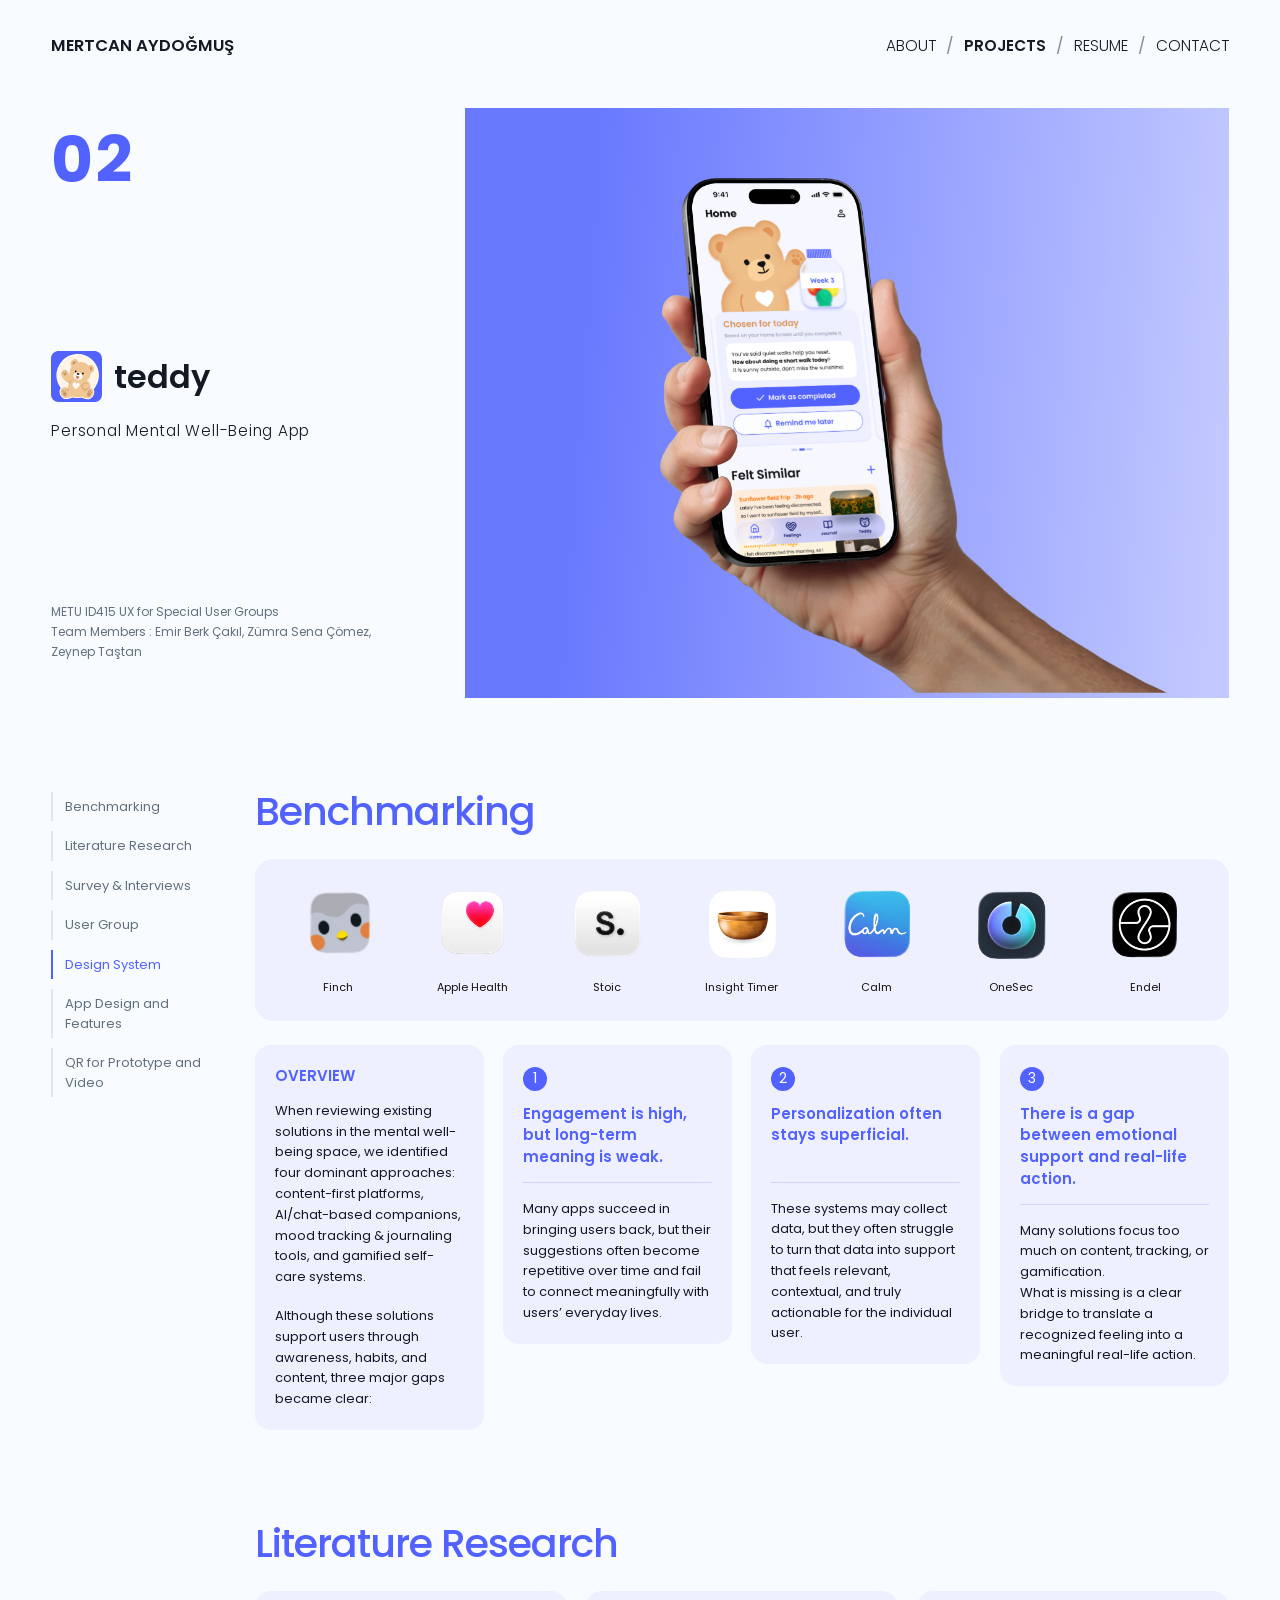
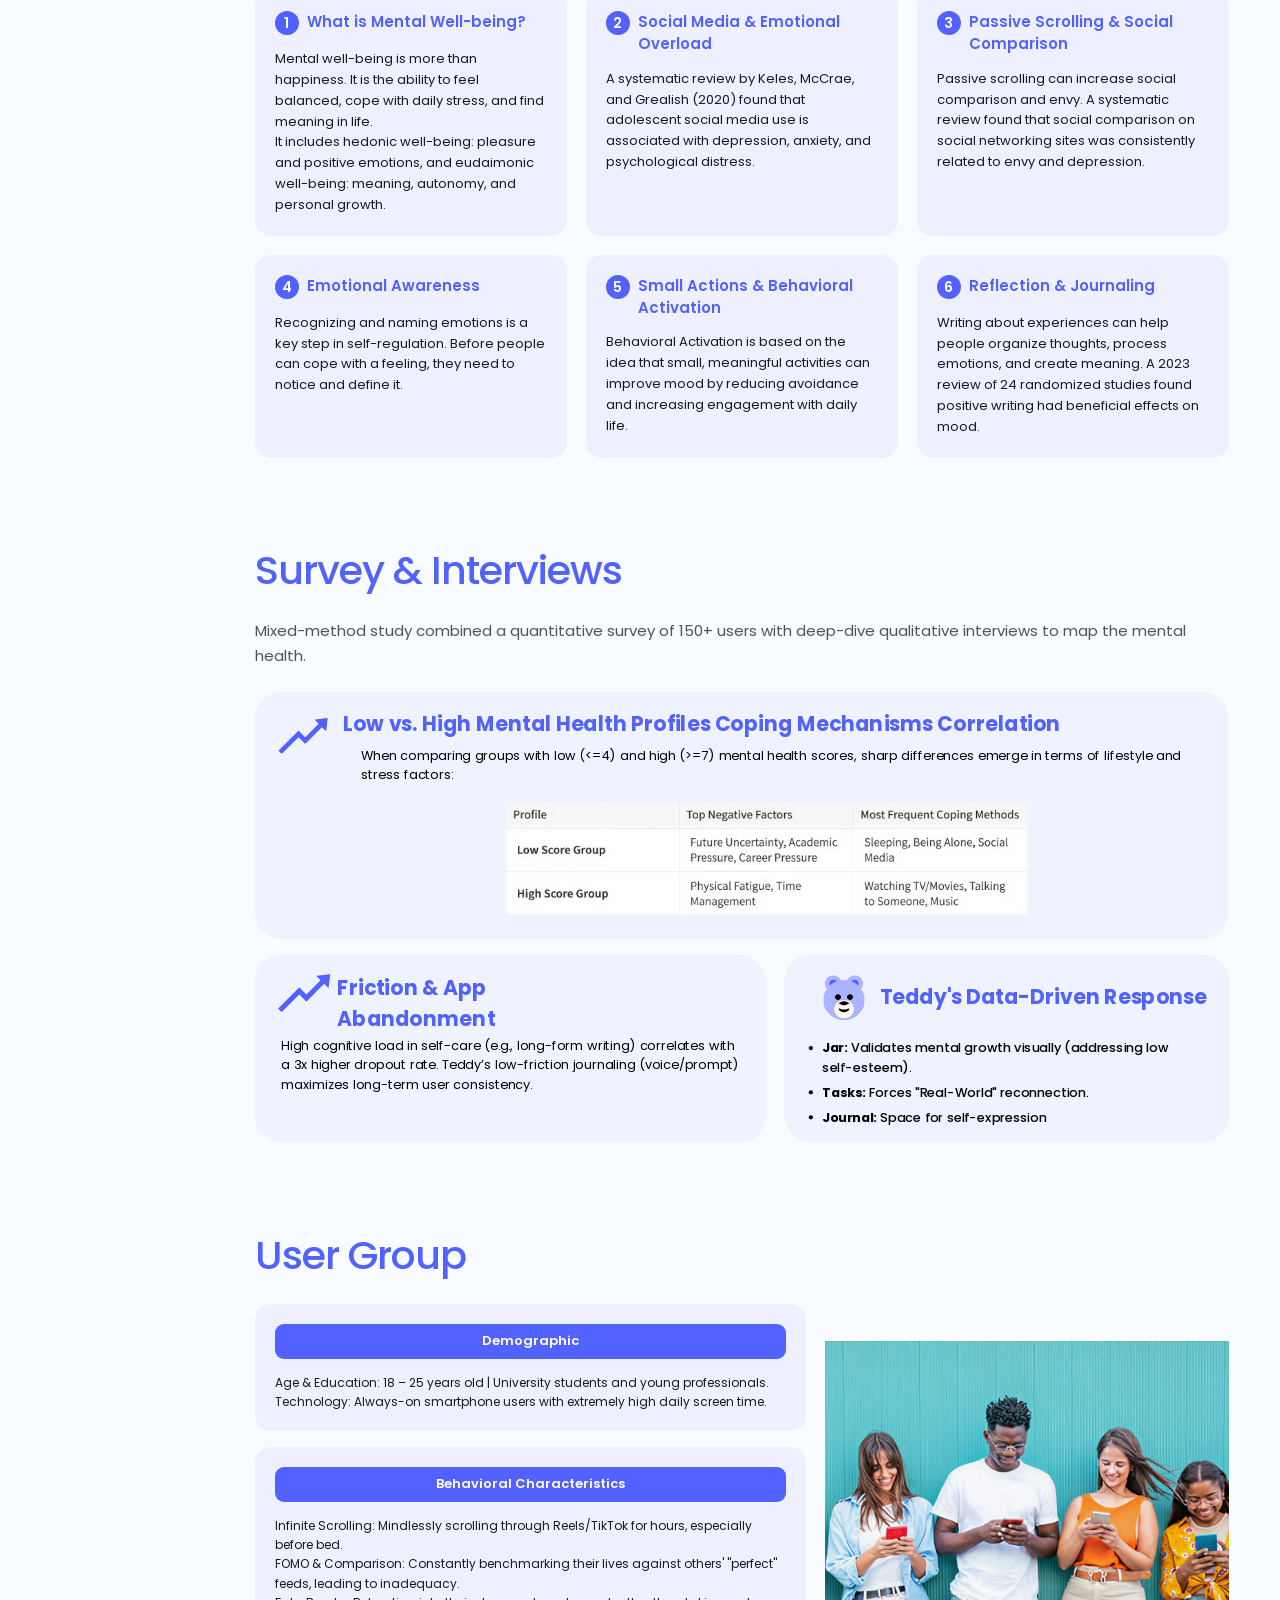
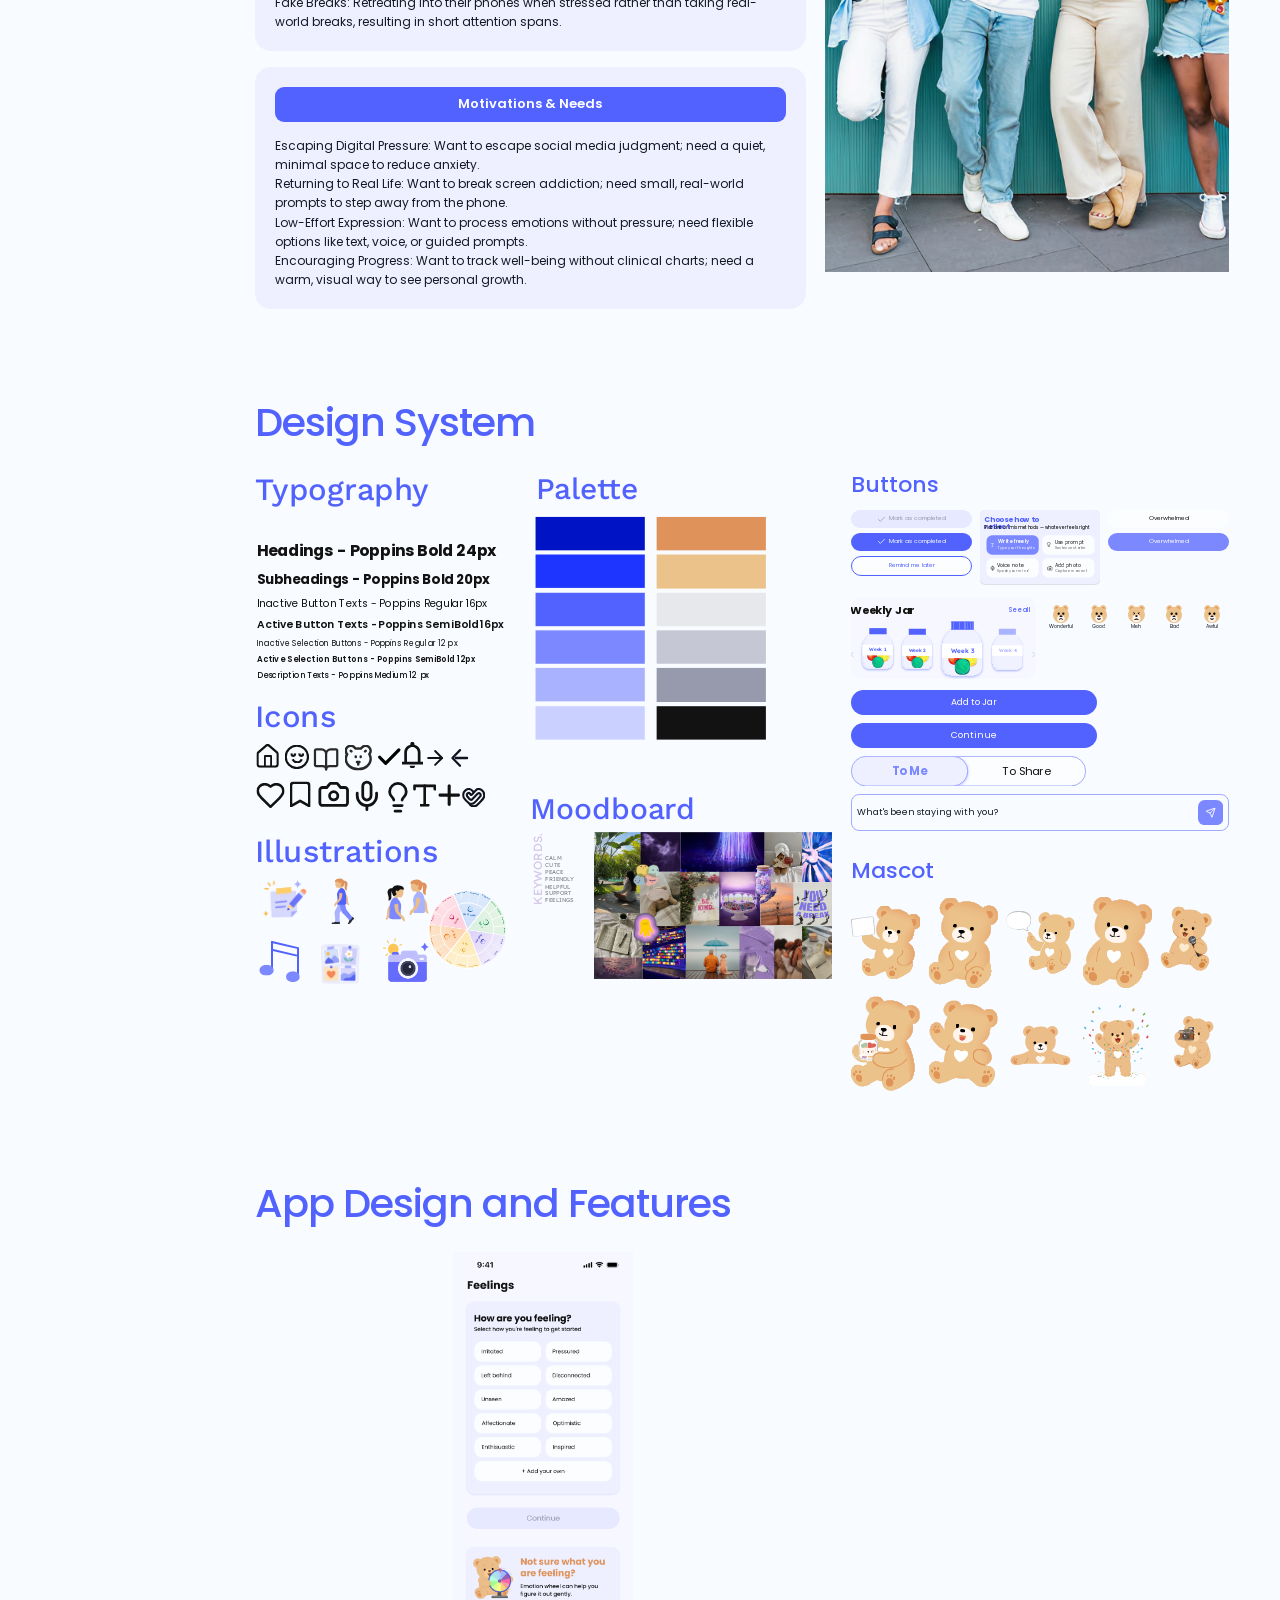
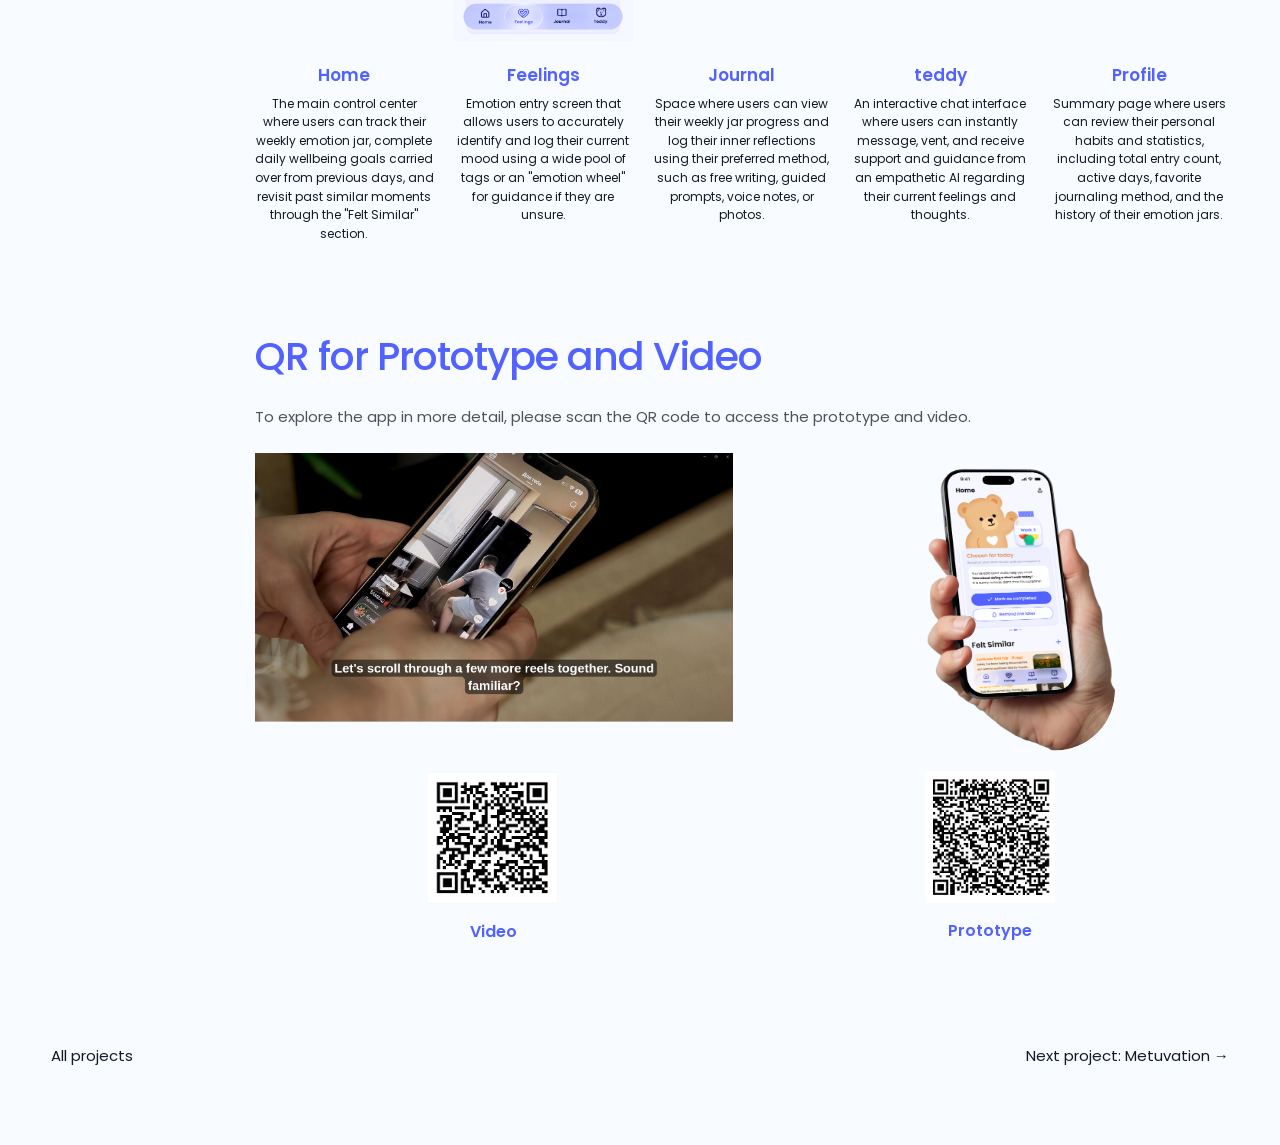
<file: teddy.html>
<!doctype html>
<html lang="en">
<head>
<meta charset="UTF-8">
<meta name="viewport" content="width=device-width,initial-scale=1">
<meta name="description" content="Mertcan Aydoğmuş — teddy. Industrial design and digital product portfolio.">
<title>teddy — Mertcan Aydoğmuş</title>
<link rel="stylesheet" href="styles.css">
<link rel="stylesheet" href="case-original.css">
<script src="case-original.js" defer></script>
<script src="script.js" defer></script>

<link rel="icon" href="favicon.ico" sizes="16x16 32x32">
<link rel="icon" type="image/png" sizes="32x32" href="assets/favicon-32.png">
<link rel="apple-touch-icon" sizes="180x180" href="assets/apple-touch-icon.png">
</head>
<body class="teddy restored"><a class="skip-link" href="#main">Skip to content</a><header class="site-header"><a class="wordmark" href="index.html">MERTCAN AYDOĞMUŞ</a><nav aria-label="Main navigation"><a href="about.html">About</a><span aria-hidden="true">/</span><a href="projects.html" aria-current="page">Projects</a><span aria-hidden="true">/</span><a href="resume.html">Resume</a><span aria-hidden="true">/</span><a href="mailto:m.aydogmus58@gmail.com">Contact</a></nav></header><main id="main"><section class="case-hero wrap"><div class="case-identity"><p class="project-number">02</p><div><div class="original-project-title"><img src="assets/figma-c9f01.svg" alt="teddy" class="" loading="lazy" decoding="async"><h1>teddy</h1></div><p class="case-subtitle">Personal Mental Well-Being App</p></div><div class="case-meta"><p class="" data-figma-text="147:5579">METU ID415 UX for Special User Groups<br>Team Members : Emir Berk Çakıl, Zümra Sena Çömez, Zeynep Taştan</p></div></div><div class="hero-art teddy-hero"><div class="hero-phone"><div class="source-component" style="--source-width:1093;--source-height:893;aspect-ratio:1093/893"><div class="source-inner" style="width:1093px;height:893px"><div data-node-id="147:2431" data-name="Hand and iPhone 16 Pro" style="position:relative;width:100%;height:100%"> <div  style="position:absolute;inset:0;overflow:hidden;pointer-events:none"> <img alt="" src="assets/147-2431-c1fca.png" style="position:absolute;height:128.38%;left:-34.68%;max-width:none;top:-20.54%;width:137.24%"> </div> </div></div></div></div></div></section><div class="case-layout wrap"><nav class="case-nav" aria-label="Case study sections"><a href="#benchmark">Benchmarking</a><a href="#literature">Literature Research</a><a href="#survey">Survey &amp; Interviews</a><a href="#users">User Group</a><a href="#system">Design System</a><a href="#features">App Design and Features</a><a href="#prototype">QR for Prototype and Video</a></nav><div class="case-body"><section class="case-section original-section" id="benchmark"><h2>Benchmarking</h2><div class="brand-strip"><figure><img src="assets/figma-7a033.png" alt="Finch" class="" loading="lazy" decoding="async"><figcaption>Finch</figcaption></figure><figure><img src="assets/figma-5a7b8.png" alt="Apple Health" class="" loading="lazy" decoding="async"><figcaption>Apple Health</figcaption></figure><figure><img src="assets/figma-0f442.png" alt="Stoic" class="" loading="lazy" decoding="async"><figcaption>Stoic</figcaption></figure><figure><img src="assets/figma-cd60f.png" alt="Insight Timer" class="" loading="lazy" decoding="async"><figcaption>Insight Timer</figcaption></figure><figure><img src="assets/figma-441cd.png" alt="Calm" class="" loading="lazy" decoding="async"><figcaption>Calm</figcaption></figure><figure><img src="assets/figma-78001.png" alt="OneSec" class="" loading="lazy" decoding="async"><figcaption>OneSec</figcaption></figure><figure><img src="assets/figma-29444.png" alt="Endel" class="" loading="lazy" decoding="async"><figcaption>Endel</figcaption></figure></div><div class="original-grid four"><article class="original-panel overview"><h3>OVERVIEW</h3><p class="" data-figma-text="147:3133">When reviewing existing solutions in the mental well-being space, we identified four dominant approaches: content-first platforms, AI/chat-based companions, mood tracking &amp; journaling tools, and gamified self-care systems.</p><p class="" data-figma-text="147:3118">Although these solutions support users through awareness, habits, and content, three major gaps became clear:</p></article><article class="original-panel gap-panel"><span class="number-dot">1</span><h3 data-figma-text="147:3141">Engagement is high, but long-term meaning is weak.</h3><p class="" data-figma-text="147:3164">Many apps succeed in bringing users back, but their suggestions often become repetitive over time and fail to connect meaningfully with users’ everyday lives.</p></article><article class="original-panel gap-panel"><span class="number-dot">2</span><h3 data-figma-text="147:3121">Personalization often stays superficial.</h3><p class="" data-figma-text="147:3165">These systems may collect data, but they often struggle to turn that data into support that feels relevant, contextual, and truly actionable for the individual user.</p></article><article class="original-panel gap-panel"><span class="number-dot">3</span><h3 data-figma-text="147:3142">There is a gap between emotional support and real-life action.</h3><p class="" data-figma-text="147:3166">Many solutions focus too much on content, tracking, or gamification.<br>What is missing is a clear bridge to translate a recognized feeling into a meaningful real-life action.</p></article></div></section>
<section class="case-section original-section" id="literature"><h2>Literature Research</h2><div class="original-grid three"><article class="original-panel literature-item"><h3><span class="number-dot">1</span>What is Mental Well-being?</h3><p class="" data-figma-text="147:3177">Mental well-being is more than happiness. It is the ability to feel balanced, cope with daily stress, and find meaning in life.<br>It includes hedonic well-being: pleasure and positive emotions, and eudaimonic well-being: meaning, autonomy, and personal growth.</p></article><article class="original-panel literature-item"><h3><span class="number-dot">2</span>Social Media &amp; Emotional Overload</h3><p class="" data-figma-text="147:3206">A systematic review by Keles, McCrae, and Grealish (2020) found that adolescent social media use is associated with depression, anxiety, and psychological distress.</p></article><article class="original-panel literature-item"><h3><span class="number-dot">3</span>Passive Scrolling &amp; Social Comparison</h3><p class="" data-figma-text="147:3197">Passive scrolling can increase social comparison and envy. A systematic review found that social comparison on social networking sites was consistently related to envy and depression.</p></article><article class="original-panel literature-item"><h3><span class="number-dot">4</span>Emotional Awareness</h3><p class="" data-figma-text="147:3224">Recognizing and naming emotions is a key step in self-regulation. Before people can cope with a feeling, they need to notice and define it.</p></article><article class="original-panel literature-item"><h3><span class="number-dot">5</span>Small Actions &amp; Behavioral Activation</h3><p class="" data-figma-text="147:3215">Behavioral Activation is based on the idea that small, meaningful activities can improve mood by reducing avoidance and increasing engagement with daily life.</p></article><article class="original-panel literature-item"><h3><span class="number-dot">6</span>Reflection &amp; Journaling</h3><p class="" data-figma-text="147:3186">Writing about experiences can help people organize thoughts, process emotions, and create meaning. A 2023 review of 24 randomized studies found positive writing had beneficial effects on mood.</p></article></div></section>
<section class="case-section original-section" id="survey"><h2>Survey &amp; Interviews</h2><p class="" data-figma-text="147:3255">Mixed-method study combined a quantitative survey of 150+ users with deep-dive qualitative interviews to map the mental health.</p><div class="source-component" style="--source-width:1365;--source-height:631;aspect-ratio:1365/631"><div class="source-inner" style="width:1365px;height:631px"><div style="position:absolute;width:1920px;height:8041px;transform:translate(-254px,-3187px)"><div data-node-id="147:3228" style="position:absolute;background:#eff2ff;height:263px;left:254px;border-radius:36.532px;top:3555px;width:716px"></div><div data-node-id="147:3229" data-name="Frame" style="position:absolute;background:#eff2ff;align-content:stretch;display:flex;flex-direction:column;gap:27px;height:263px;align-items:flex-start;left:996px;overflow:clip;padding-bottom:36.188px;padding-left:26.595px;padding-right:44.923px;padding-top:29.949px;border-radius:36.532px;top:3555px;width:623px"> <div data-node-id="147:3230" style="align-content:stretch;display:flex;gap:23.63px;height:60px;align-items:center;padding-inline:30.516px;position:relative;flex-shrink:0;width:522px"> <div data-node-id="147:3231" style="display:flex;align-items:center;justify-content:center;line-height:0;position:relative;flex-shrink:0"> <div  style="scale:1 -1;flex:none;rotate:180deg"> <div  style="grid-template-columns:max-content;grid-template-rows:max-content;display:inline-grid;place-items:start;position:relative"> <div data-node-id="147:3232" style="grid-column:1;height:58.594px;margin-left:0;margin-top:0;position:relative;grid-row:1;width:53.461px"> <div  style="position:absolute;inset:-2.7% -3.85% -3.51% -3.85%"> <img alt="" src="assets/figma-bef3a.svg" style="display:block;max-width:none;width:100%;height:100%"> </div> </div> </div> </div> </div> <p data-node-id="147:3243" style="overflow-wrap:break-word;font-family:'Poppins',Arial,sans-serif;font-weight:700;line-height:normal;font-style:normal;position:relative;flex-shrink:0;color:#5162ff;font-size:28.513px;white-space:nowrap">Teddy's Data-Driven Response</p> </div> <ul data-node-id="147:3244" style="overflow-wrap:break-word;display:block;font-family:'Poppins',Arial,sans-serif;font-weight:500;height:92px;line-height:0;list-style-type:disc;font-style:normal;position:relative;flex-shrink:0;font-size:17.82px;color:black;width:522px"> <li  style="line-height:normal;margin-bottom:0;margin-inline-start:26.73px"> <span  style="overflow-wrap:break-word;font-family:'Poppins',Arial,sans-serif;font-weight:700;font-style:normal">Jar:</span> Validates mental growth visually (addressing low self-esteem). </li> <li  style="line-height:normal;margin-bottom:0;margin-inline-start:26.73px"> <span  style="overflow-wrap:break-word;font-family:'Poppins',Arial,sans-serif;font-weight:700;font-style:normal">Tasks:</span> Forces &quot;Real-World&quot; reconnection. </li> <li  style="line-height:normal;margin-inline-start:26.73px"> <span  style="overflow-wrap:break-word;font-family:'Poppins',Arial,sans-serif;font-weight:700;font-style:normal">Journal:</span> Space for self-expression </li> </ul> </div><p data-node-id="147:3245" style="overflow-wrap:break-word;position:absolute;font-family:'Poppins',Arial,sans-serif;font-weight:700;height:48.667px;line-height:normal;left:369.48px;font-style:normal;color:#5162ff;font-size:28.513px;top:3581.33px;width:429.29px">Friction &amp; App Abandonment</p><div data-node-id="147:3246" style="position:absolute;display:contents;left:254px;top:3187px"> <div data-node-id="147:3247" style="position:absolute;background:#eff2ff;height:345.66px;left:254px;border-radius:36.532px;top:3187px;width:1364px"></div> <p data-node-id="147:3248" style="overflow-wrap:break-word;position:absolute;font-family:'Poppins',Arial,sans-serif;font-weight:700;height:53.206px;line-height:normal;left:377.17px;font-style:normal;color:#5162ff;font-size:28.513px;top:3211.18px;width:1020.719px"> Low vs. High Mental Health Profiles Coping Mechanisms Correlation </p> <div data-node-id="147:3249" data-name="ant-design:rise-outlined" style="position:absolute;left:279.36px;width:84.878px;height:84.878px;top:3205.89px"> <img alt="" src="assets/figma-31ac5.svg" style="position:absolute;display:block;inset:0;max-width:none;width:100%;height:100%"> </div> </div><div data-node-id="147:3250" data-name="ant-design:rise-outlined" style="position:absolute;left:277.98px;width:90.111px;height:90.111px;top:3563.72px"> <img alt="" src="assets/figma-84e7e.svg" style="position:absolute;display:block;inset:0;max-width:none;width:100%;height:100%"> </div><p data-node-id="147:3251" style="overflow-wrap:break-word;position:absolute;font-family:'Poppins',Arial,sans-serif;font-weight:400;height:106px;line-height:normal;left:291px;font-style:normal;font-size:17.82px;color:black;top:3669px;width:651px"> High cognitive load in self-care (e.g., long-form writing) correlates with a 3x higher dropout rate. Teddy’s low-friction journaling (voice/prompt) maximizes long-term user consistency. </p><div data-node-id="147:3252" style="position:absolute;display:contents;left:402.78px;top:3262.01px"> <p data-node-id="147:3253" style="overflow-wrap:break-word;position:absolute;font-family:'Poppins',Arial,sans-serif;font-weight:400;height:30.638px;line-height:normal;left:402.78px;font-style:normal;font-size:17.82px;color:black;top:3262.01px;width:1159.594px">When comparing groups with low (&lt;=4) and high (&gt;=7) mental health scores, sharp differences emerge in terms of lifestyle and stress factors:</p> <div data-node-id="147:3254" data-name="image 99" style="position:absolute;height:156.223px;left:604.67px;top:3342.76px;width:732.899px"> <div  style="position:absolute;inset:0;overflow:hidden;pointer-events:none"> <img alt="" src="assets/147-3227-6a430.png" style="position:absolute;height:103.77%;left:0;max-width:none;top:-3.74%;width:100%"> </div> </div> </div></div></div></div></section>
<section class="case-section original-section" id="users"><h2>User Group</h2><div class="original-grid user-split"><div class="original-stack"><article class="original-panel bar-title"><h3 data-figma-text="147:3264">Demographic</h3><p class="" data-figma-text="147:3263">Age &amp; Education: 18 – 25 years old | University students and young professionals.<br>Technology: Always-on smartphone users with extremely high daily screen time.</p></article><article class="original-panel bar-title"><h3 data-figma-text="147:3268">Behavioral Characteristics </h3><p class="" data-figma-text="147:3267">Infinite Scrolling: Mindlessly scrolling through Reels/TikTok for hours, especially before bed.<br>FOMO &amp; Comparison: Constantly benchmarking their lives against others' &quot;perfect&quot; feeds, leading to inadequacy.<br>Fake Breaks: Retreating into their phones when stressed rather than taking real-world breaks, resulting in short attention spans.</p></article><article class="original-panel bar-title"><h3 data-figma-text="147:3272">Motivations &amp; Needs</h3><p class="" data-figma-text="147:3271">Escaping Digital Pressure: Want to escape social media judgment; need a quiet, minimal space to reduce anxiety.<br>Returning to Real Life: Want to break screen addiction; need small, real-world prompts to step away from the phone.<br>Low-Effort Expression: Want to process emotions without pressure; need flexible options like text, voice, or guided prompts.<br>Encouraging Progress: Want to track well-being without clinical charts; need a warm, visual way to see personal growth.</p></article></div><figure class="original-media"><a href="assets/147-3273-b36f9.png" data-zoom aria-label="User Group — enlarge"><img src="assets/147-3273-b36f9.png" alt="User Group" class="" loading="lazy" decoding="async"></a></figure></div></section>
<section class="case-section original-section" id="system"><h2>Design System</h2><div class="original-grid teddy-system"><div class="source-component" style="--source-width:356;--source-height:717;aspect-ratio:356/717"><div class="source-inner" style="width:356px;height:717px"><div style="position:absolute;width:1920px;height:8041px;transform:translate(-248px,-5019px)"><p data-node-id="147:3277" style="overflow-wrap:break-word;position:absolute;font-family:'Work Sans',Arial,sans-serif;font-weight:500;line-height:normal;left:248px;color:#5162ff;font-size:42.964px;top:5019px;white-space:nowrap"> Typography </p><p data-node-id="147:3278" style="overflow-wrap:break-word;position:absolute;font-family:'Work Sans',Arial,sans-serif;font-weight:500;line-height:normal;left:248px;color:#5162ff;font-size:42.964px;top:5333.64px;white-space:nowrap"> Icons </p><p data-node-id="147:3279" style="overflow-wrap:break-word;position:absolute;font-family:'Work Sans',Arial,sans-serif;font-weight:500;line-height:normal;left:248px;color:#5162ff;font-size:42.964px;top:5520.19px;white-space:nowrap"> Illustrations </p><div data-node-id="147:3280" style="overflow-wrap:break-word;position:absolute;font-family:'Lexend',Arial,sans-serif;font-weight:400;line-height:0;left:251px;font-style:normal;color:#121212;font-size:0px;top:5108px;width:353px"> <p  style="font-family:'Poppins',Arial,sans-serif;font-weight:700;line-height:2;margin-bottom:0;font-size:21.998px">Headings - Poppins Bold 24px</p> <p  style="font-family:'Poppins',Arial,sans-serif;font-weight:700;line-height:2;margin-bottom:0;font-size:18.332px">Subheadings - Poppins Bold 20px</p> <p  style="font-family:'Poppins',Arial,sans-serif;font-weight:400;line-height:2;margin-bottom:0;font-size:14.665px">Inactive Button Texts - Poppins Regular 16px</p> <p  style="font-family:'Poppins',Arial,sans-serif;font-weight:600;line-height:2;margin-bottom:0;font-size:14.665px">Active Button Texts - Poppins SemiBold 16px</p> <p  style="font-family:'Poppins',Arial,sans-serif;font-weight:400;line-height:2;margin-bottom:0;font-size:10.999px">Inactive Selection Buttons - Poppins Regular 12 px</p> <p  style="font-family:'Poppins',Arial,sans-serif;font-weight:600;line-height:2;margin-bottom:0;font-size:10.999px">Active Selection Buttons - Poppins SemiBold 12px</p> <p  style="font-family:'Poppins',Arial,sans-serif;font-weight:500;line-height:2;font-size:10.999px">Description Texts - Poppins Medium 12 px</p> </div><div data-node-id="147:3281" data-name="Icon" style="position:absolute;left:480.57px;width:33.24px;height:33.24px;top:5399.91px"> <img alt="" src="assets/figma-7cc57.svg" style="position:absolute;display:block;inset:0;max-width:none;width:100%;height:100%"> </div><div data-node-id="147:3284" data-name="icon" style="position:absolute;inset:67.08% 74.95% 32.46% 23.51%"> <img alt="" src="assets/figma-96e8a.svg" style="position:absolute;display:block;inset:0;max-width:none;width:100%;height:100%"> </div><div data-node-id="147:3285" data-name="check" style="position:absolute;height:41.18px;left:414.05px;top:5394.59px;width:39.807px"> <img alt="" src="assets/figma-d82ab.svg" style="position:absolute;display:block;inset:0;max-width:none;width:100%;height:100%"> </div><div data-node-id="147:3286" data-name="Vector" style="position:absolute;inset:67.15% 78.76% 32.44% 19.44%"> <div  style="position:absolute;inset:-5.25% -4.99%"> <img alt="" src="assets/figma-6edad.svg" style="display:block;max-width:none;width:100%;height:100%"> </div> </div><div data-node-id="147:3287" data-name="Icon" style="position:absolute;left:328.03px;width:37.192px;height:37.192px;top:5399.91px"> <img alt="" src="assets/figma-fd25a.svg" style="position:absolute;display:block;inset:0;max-width:none;width:100%;height:100%"> </div><div data-node-id="147:3290" data-name="Group" style="position:absolute;display:contents;inset:67.15% 83.24% 32.46% 15.14%"> <div data-node-id="147:3291" data-name="Vector" style="position:absolute;inset:67.15% 83.24% 32.46% 15.14%"> <img alt="" src="assets/figma-d0096.svg" style="position:absolute;display:block;inset:0;max-width:none;width:100%;height:100%"> </div> <div data-node-id="147:3292" data-name="Vector" style="position:absolute;inset:67.15% 83.24% 32.46% 15.14%"> <div  style="position:absolute;inset:-5%"> <img alt="" src="assets/figma-49f2f.svg" style="display:block;max-width:none;width:100%;height:100%"> </div> </div> <div data-node-id="147:3293" data-name="Vector" style="position:absolute;inset:67.3% 83.64% 32.56% 15.55%"> <div  style="position:absolute;inset:-13.33% -10%"> <img alt="" src="assets/figma-93a6c.svg" style="display:block;max-width:none;width:100%;height:100%"> </div> </div> </div><div data-node-id="147:3294" data-name="Vector" style="position:absolute;inset:67.14% 85.43% 32.49% 13.11%"> <div  style="position:absolute;inset:-5.26% -5.56%"> <img alt="" src="assets/figma-41411.svg" style="display:block;max-width:none;width:100%;height:100%"> </div> </div><div data-node-id="147:3295" data-name="Vector" style="position:absolute;inset:67.33% 85.92% 32.5% 13.6%"> <div  style="position:absolute;inset:-11.11% -16.67%"> <img alt="" src="assets/figma-5b98f.svg" style="display:block;max-width:none;width:100%;height:100%"> </div> </div><div data-node-id="147:3296" style="position:absolute;display:contents;inset:67.84% 74.1% 31.82% 24.43%"> <div data-node-id="147:3297" data-name="Vector" style="position:absolute;inset:67.84% 74.1% 32.1% 24.43%"> <div  style="position:absolute;inset:-41.17% -6.77%"> <img alt="" src="assets/figma-ae123.svg" style="display:block;max-width:none;width:100%;height:100%"> </div> </div> <div data-node-id="147:3298" data-name="Vector" style="position:absolute;inset:68.18% 74.56% 31.82% 24.89%"> <div  style="position:absolute;inset:-1.91px -18.07%"> <img alt="" src="assets/figma-c8086.svg" style="display:block;max-width:none;width:100%;height:100%"> </div> </div> <div data-node-id="147:3299" data-name="Vector" style="position:absolute;inset:67.84% 74.84% 31.85% 25.16%"> <div  style="position:absolute;inset:-7.72% -1.91px"> <img alt="" src="assets/figma-7a1fc.svg" style="display:block;max-width:none;width:100%;height:100%"> </div> </div> </div><div data-node-id="147:3300" data-name="Icon" style="position:absolute;left:422.92px;width:45.92px;height:45.92px;top:5447.8px"> <img alt="" src="assets/figma-6a609.svg" style="position:absolute;display:block;inset:0;max-width:none;width:100%;height:100%"> </div><div data-node-id="147:3304" data-name="Icon" style="position:absolute;left:334.24px;width:45.92px;height:45.92px;top:5444.25px"> <img alt="" src="assets/figma-3a8df.svg" style="position:absolute;display:block;inset:0;max-width:none;width:100%;height:100%"> </div><div data-node-id="147:3307" data-name="Icon" style="position:absolute;left:380.35px;width:45.92px;height:45.92px;top:5446.03px"> <img alt="" src="assets/figma-ab580.svg" style="position:absolute;display:block;inset:0;max-width:none;width:100%;height:100%"> </div><div data-node-id="147:3311" data-name="Vector" style="position:absolute;inset:67.79% 83.19% 31.81% 15.51%"> <div  style="position:absolute;inset:-5.56% -7.14%"> <img alt="" src="assets/figma-35434.svg" style="display:block;max-width:none;width:100%;height:100%"> </div> </div><div data-node-id="147:3312" data-name="Vector" style="position:absolute;inset:67.81% 85.04% 31.8% 13.11%"> <div  style="position:absolute;inset:-5.56% -5%"> <img alt="" src="assets/figma-b7d11.svg" style="display:block;max-width:none;width:100%;height:100%"> </div> </div><div data-node-id="147:3313" data-name="Icon" style="position:absolute;left:513.81px;width:36.514px;height:36.514px;top:5398.29px"> <img alt="" src="assets/figma-1dc1e.svg" style="position:absolute;display:block;inset:0;max-width:none;width:100%;height:100%"> </div><div data-node-id="147:3316" data-name="Vector" style="position:absolute;inset:67.9% 70.56% 31.81% 27.95%"> <div  style="position:absolute;inset:-6.25% -5.13% -6.25% -5.14%"> <img alt="" src="assets/figma-343e4.svg" style="display:block;max-width:none;width:100%;height:100%"> </div> </div><div data-node-id="147:3317" data-name="Vector" style="position:absolute;inset:67.82% 72.3% 31.81% 26.14%"> <img alt="" src="assets/figma-bfad4.svg" style="position:absolute;display:block;inset:0;max-width:none;width:100%;height:100%"> </div><div data-node-id="147:3318" data-name="Group" style="position:absolute;display:contents;inset:70.53% 83.85% 28.78% 13.25%"> <div data-node-id="147:3319" data-name="Vector" style="position:absolute;inset:70.53% 85.87% 28.99% 14.13%"> <div  style="position:absolute;inset:-3.57% -1.37px"> <img alt="" src="assets/figma-5c371.svg" style="display:block;max-width:none;width:100%;height:100%"> </div> </div> <div data-node-id="147:3320" data-name="Vector" style="position:absolute;inset:70.92% 85.75% 28.89% 13.25%"> <img alt="" src="assets/figma-67817.svg" style="position:absolute;display:block;inset:0;max-width:none;width:100%;height:100%"> </div> <div data-node-id="147:3321" data-name="Vector" style="position:absolute;inset:70.64% 83.97% 28.88% 16.03%"> <div  style="position:absolute;inset:-3.57% -1.37px"> <img alt="" src="assets/figma-5c371.svg" style="display:block;max-width:none;width:100%;height:100%"> </div> </div> <div data-node-id="147:3322" data-name="Vector" style="position:absolute;inset:71.03% 83.85% 28.78% 15.14%"> <img alt="" src="assets/figma-67817.svg" style="position:absolute;display:block;inset:0;max-width:none;width:100%;height:100%"> </div> <div data-node-id="147:3323" data-name="Vector" style="position:absolute;inset:70.53% 83.97% 29.23% 14.13%"> <div  style="position:absolute;inset:-7.15% -3.78%"> <img alt="" src="assets/figma-69390.svg" style="display:block;max-width:none;width:100%;height:100%"> </div> </div> </div><div data-node-id="147:3324" style="position:absolute;display:contents;left:403.82px;top:5582.52px"> <div data-node-id="147:3325" data-name="twemoji:woman-walking" style="position:absolute;left:429.92px;width:83.629px;height:83.629px;top:5582.52px"> <img alt="" src="assets/figma-9a6df.svg" style="position:absolute;display:block;inset:0;max-width:none;width:100%;height:100%"> </div> <div data-node-id="147:3326" style="position:absolute;display:flex;align-items:center;justify-content:center;left:403.82px;width:83.629px;height:83.629px;top:5590.55px"> <div  style="scale:1 -1;flex:none;rotate:180deg"> <div data-name="twemoji:woman-walking" style="position:relative;width:83.629px;height:83.629px"> <img alt="" src="assets/figma-63686.svg" style="position:absolute;display:block;inset:0;max-width:none;width:100%;height:100%"> </div> </div> </div> </div><div data-node-id="147:3327" data-name="twemoji:woman-walking" style="position:absolute;left:333.24px;width:65.077px;height:65.077px;top:5581.6px"> <img alt="" src="assets/figma-0f132.svg" style="position:absolute;display:block;inset:0;max-width:none;width:100%;height:100%"> </div><div data-node-id="147:3328" data-name="image 84" style="position:absolute;height:70.628px;left:417.57px;top:5663.18px;width:79.683px"> <div  style="position:absolute;inset:0;overflow:hidden;pointer-events:none"> <img alt="" src="assets/figma-f4fdc.png" style="position:absolute;height:156.41%;left:-18.18%;max-width:none;top:-28.21%;width:138.64%"> </div> </div><div data-node-id="147:3329" data-name="image 83" style="position:absolute;height:65.948px;left:330.49px;top:5669.59px;width:71.542px"> <div  style="position:absolute;inset:0;overflow:hidden;pointer-events:none"> <img alt="" src="assets/figma-b284c.png" style="position:absolute;height:149.11%;left:-18.93%;max-width:none;top:-25%;width:137.45%"> </div> </div><div data-node-id="147:3330" data-name="image 89" style="position:absolute;height:68.547px;left:248px;top:5581.6px;width:79.971px"> <div  style="position:absolute;inset:0;overflow:hidden;pointer-events:none"> <img alt="" src="assets/figma-ad3d8.png" style="position:absolute;height:146.3%;left:-12.7%;max-width:none;top:-24.07%;width:125.4%"> </div> </div><div data-node-id="147:3331" style="position:absolute;display:flex;align-items:center;justify-content:center;left:487px;width:109.804px;height:109.804px;top:5599px"> <div  style="flex:none;rotate:0.63deg"> <div data-name="Asıl çark" style="position:relative;width:108.623px;height:108.623px"> <div data-node-id="147:3332" style="position:absolute;display:contents;left:-16.39px;width:141.404px;height:141.404px;top:-16.39px"> <div data-node-id="147:3333" style="position:absolute;display:flex;align-items:center;justify-content:center;left:-16.39px;width:141.404px;height:141.404px;top:-16.39px"> <div  style="flex:none;rotate:158deg"> <div  style="position:relative;width:108.623px;height:108.623px"> <img alt="" src="assets/figma-932c6.svg" style="position:absolute;display:block;inset:0;max-width:none;width:100%;height:100%"> </div> </div> </div> <div data-node-id="147:3334" style="position:absolute;display:flex;height:69.83px;align-items:center;justify-content:center;left:44.02px;top:9.34px;width:69.771px"> <div  style="flex:none;rotate:158deg"> <div  style="height:53.673px;position:relative;width:53.566px"> <img alt="" src="assets/figma-725e0.svg" style="position:absolute;display:block;inset:0;max-width:none;width:100%;height:100%"> </div> </div> </div> <div data-node-id="147:3335" style="position:absolute;display:flex;height:66.645px;align-items:center;justify-content:center;left:34.37px;top:-12.33px;width:62.706px"> <div  style="flex:none;rotate:158deg"> <div  style="height:53.247px;position:relative;width:46.118px"> <img alt="" src="assets/figma-f1e88.svg" style="position:absolute;display:block;inset:0;max-width:none;width:100%;height:100%"> </div> </div> </div> <div data-node-id="147:3336" style="position:absolute;display:flex;height:66.636px;align-items:center;justify-content:center;left:54.31px;top:37.05px;width:62.682px"> <div  style="flex:none;rotate:158deg"> <div  style="height:53.247px;position:relative;width:46.093px"> <img alt="" src="assets/figma-62b3b.svg" style="position:absolute;display:block;inset:0;max-width:none;width:100%;height:100%"> </div> </div> </div> <div data-node-id="147:3337" style="position:absolute;display:flex;height:66.647px;align-items:center;justify-content:center;left:11.55px;top:54.31px;width:62.711px"> <div  style="flex:none;rotate:158deg"> <div  style="height:53.247px;position:relative;width:46.123px"> <img alt="" src="assets/figma-8d7fc.svg" style="position:absolute;display:block;inset:0;max-width:none;width:100%;height:100%"> </div> </div> </div> <div data-node-id="147:3338" style="position:absolute;display:flex;height:66.67px;align-items:center;justify-content:center;left:-8.46px;top:4.94px;width:62.768px"> <div  style="flex:none;rotate:158deg"> <div  style="height:53.247px;position:relative;width:46.185px"> <img alt="" src="assets/figma-99426.svg" style="position:absolute;display:block;inset:0;max-width:none;width:100%;height:100%"> </div> </div> </div> <div data-node-id="147:3339" style="position:absolute;display:flex;height:69.217px;align-items:center;justify-content:center;left:-4.99px;top:29.73px;width:69.276px"> <div  style="flex:none;rotate:158deg"> <div  style="height:53.14px;position:relative;width:53.247px"> <img alt="" src="assets/figma-c7155.svg" style="position:absolute;display:block;inset:0;max-width:none;width:100%;height:100%"> </div> </div> </div> <div data-node-id="147:3340" style="translate:-50% 0;position:absolute;display:flex;height:6.327px;align-items:center;justify-content:center;left:52.08px;top:68.96px;width:8.975px"> <div  style="rotate:-172deg;flex:none"> <p  style="overflow-wrap:break-word;font-family:'Poppins',Arial,sans-serif;font-weight:700;height:5.218px;line-height:1.917px;font-style:normal;position:relative;color:#df9a0c;font-size:3.408px;text-align:center;width:8.33px">Joy</p> </div> </div> <div data-node-id="147:3341" style="translate:-50% 0;position:absolute;display:flex;height:7.754px;align-items:center;justify-content:center;left:46.19px;top:98.07px;width:15.168px"> <div  style="flex:none;rotate:-168.19deg"> <p  style="overflow-wrap:break-word;font-family:'Poppins',Arial,sans-serif;font-weight:700;height:4.896px;line-height:1.917px;font-style:normal;position:relative;color:#df9a0c;font-size:1.917px;text-align:center;width:14.472px">Enthisuastic</p> </div> </div> <div data-node-id="147:3342" style="translate:-50% 0;position:absolute;display:flex;height:7.394px;align-items:center;justify-content:center;left:63.54px;top:98.25px;width:15.113px"> <div  style="flex:none;rotate:169.75deg"> <p  style="overflow-wrap:break-word;font-family:'Poppins',Arial,sans-serif;font-weight:700;height:4.896px;line-height:1.917px;font-style:normal;position:relative;color:#df9a0c;font-size:1.917px;text-align:center;width:14.472px">Optimistic</p> </div> </div> <div data-node-id="147:3343" style="translate:-50% 0;position:absolute;display:flex;height:11.652px;align-items:center;justify-content:center;left:30.72px;top:91.18px;width:14.926px"> <div  style="flex:none;rotate:-148.99deg"> <p  style="overflow-wrap:break-word;font-family:'Poppins',Arial,sans-serif;font-weight:700;height:4.896px;line-height:1.917px;font-style:normal;position:relative;color:#df9a0c;font-size:1.917px;text-align:center;width:14.472px">Inspired</p> </div> </div> <div data-node-id="147:3344" style="translate:-50% 0;position:absolute;display:flex;height:7.771px;align-items:center;justify-content:center;left:56.37px;top:31.43px;width:19.248px"> <div  style="flex:none;rotate:8deg"> <p  style="overflow-wrap:break-word;font-family:'Poppins',Arial,sans-serif;font-weight:700;height:5.218px;line-height:1.917px;font-style:normal;position:relative;color:#1c6cb5;font-size:3.408px;text-align:center;width:18.704px">Sadness</p> </div> </div> <div data-node-id="147:3345" style="translate:-50% 0;position:absolute;display:flex;height:6.498px;align-items:center;justify-content:center;left:49.71px;top:1.7px;width:11.914px"> <div  style="flex:none;rotate:-6.63deg"> <p  style="overflow-wrap:break-word;font-family:'Poppins',Arial,sans-serif;font-weight:700;height:5.218px;line-height:1.917px;font-style:normal;position:relative;color:#1c6cb5;font-size:1.917px;text-align:center;width:11.388px">Lonely</p> </div> </div> <div data-node-id="147:3346" style="translate:-50% 0;position:absolute;display:flex;height:7.38px;align-items:center;justify-content:center;left:40.35px;top:2.84px;width:9.506px"> <div  style="flex:none;rotate:-16.5deg"> <p  style="overflow-wrap:break-word;font-family:'Poppins',Arial,sans-serif;font-weight:700;height:5.218px;line-height:1.917px;font-style:normal;position:relative;color:#1c6cb5;font-size:1.917px;text-align:center;width:8.368px">Unseen</p> </div> </div> <div data-node-id="147:3347" style="translate:-50% 0;position:absolute;display:flex;height:13.671px;align-items:center;justify-content:center;left:77.45px;top:4.22px;width:18.876px"> <div  style="flex:none;rotate:29.16deg"> <p  style="overflow-wrap:break-word;font-family:'Poppins',Arial,sans-serif;font-weight:700;height:5.218px;line-height:1.917px;font-style:normal;position:relative;color:#1c6cb5;font-size:1.917px;text-align:center;width:18.704px">Dissapointed</p> </div> </div> <div data-node-id="147:3348" style="translate:-50% 0;position:absolute;display:flex;height:8.256px;align-items:center;justify-content:center;left:62.46px;top:2.01px;width:19.312px"> <div  style="flex:none;rotate:9.57deg"> <p  style="overflow-wrap:break-word;font-family:'Poppins',Arial,sans-serif;font-weight:700;height:5.218px;line-height:1.917px;font-style:normal;position:relative;color:#1c6cb5;font-size:1.917px;text-align:center;width:18.704px">Disconnected</p> </div> </div> <div data-node-id="147:3349" style="translate:-50% 0;position:absolute;display:flex;height:11.658px;align-items:center;justify-content:center;left:39.8px;top:37.54px;width:10.712px"> <div  style="flex:none;rotate:-51.99deg"> <p  style="overflow-wrap:break-word;font-family:'Poppins',Arial,sans-serif;font-weight:700;height:5.218px;line-height:1.917px;font-style:normal;position:relative;color:#d50039;font-size:3.408px;text-align:center;width:10.718px">Love</p> </div> </div> <div data-node-id="147:3350" style="translate:-50% 0;position:absolute;display:flex;height:9.008px;align-items:center;justify-content:center;left:12.64px;top:21.56px;width:8.16px"> <div  style="flex:none;rotate:-50.24deg"> <p  style="overflow-wrap:break-word;font-family:'Poppins',Arial,sans-serif;font-weight:600;height:2.812px;line-height:1.917px;font-style:normal;position:relative;color:#d50039;font-size:1.917px;text-align:center;width:9.378px">Tender</p> </div> </div> <div data-node-id="147:3351" style="translate:-50% 0;position:absolute;display:flex;height:10.467px;align-items:center;justify-content:center;left:25.77px;top:7.74px;width:14.061px"> <div  style="flex:none;rotate:-32.89deg"> <p  style="overflow-wrap:break-word;font-family:'Poppins',Arial,sans-serif;font-weight:600;height:2.812px;line-height:1.917px;font-style:normal;position:relative;color:#d50039;font-size:1.917px;text-align:center;width:14.926px">Affectionated</p> </div> </div> <div data-node-id="147:3352" style="translate:-50% 0;position:absolute;display:flex;height:13.007px;align-items:center;justify-content:center;left:6.51px;top:32.46px;width:6.771px"> <div  style="flex:none;rotate:-71.25deg"> <p  style="overflow-wrap:break-word;font-family:'Poppins',Arial,sans-serif;font-weight:600;height:2.812px;line-height:1.917px;font-style:normal;position:relative;color:#d50039;font-size:1.917px;text-align:center;width:12.781px">Romantic</p> </div> </div> <div data-node-id="147:3353" style="translate:-50% 0;position:absolute;display:flex;height:11.892px;align-items:center;justify-content:center;left:70.47px;top:42.15px;width:8.853px"> <div  style="flex:none;rotate:68deg"> <p  style="overflow-wrap:break-word;font-family:'Poppins',Arial,sans-serif;font-weight:700;height:5.218px;line-height:1.917px;font-style:normal;position:relative;color:#009f42;font-size:3.408px;text-align:center;width:10.718px">Fear</p> </div> </div> <div data-node-id="147:3354" style="translate:-50% 0;position:absolute;display:flex;height:14.432px;align-items:center;justify-content:center;left:100.94px;top:34.21px;width:8.684px"> <div  style="flex:none;rotate:74.29deg"> <p  style="overflow-wrap:break-word;font-family:'Poppins',Arial,sans-serif;font-weight:700;height:5.218px;line-height:1.917px;font-style:normal;position:relative;color:#009f42;font-size:1.917px;text-align:center;width:13.525px">Pressured</p> </div> </div> <div data-node-id="147:3355" style="translate:-50% 0;position:absolute;display:flex;height:13.564px;align-items:center;justify-content:center;left:102.72px;top:47.64px;width:5.322px"> <div  style="flex:none;rotate:90.44deg"> <p  style="overflow-wrap:break-word;font-family:'Poppins',Arial,sans-serif;font-weight:700;height:5.218px;line-height:1.917px;font-style:normal;position:relative;color:#009f42;font-size:1.917px;text-align:center;width:13.525px">Anxious</p> </div> </div> <div data-node-id="147:3356" style="translate:-50% 0;position:absolute;display:flex;height:13.397px;align-items:center;justify-content:center;left:88.59px;top:13.09px;width:13.101px"> <div  style="flex:none;rotate:46.44deg"> <p  style="overflow-wrap:break-word;font-family:'Poppins',Arial,sans-serif;font-weight:700;height:5.218px;line-height:1.917px;font-style:normal;position:relative;color:#009f42;font-size:1.917px;text-align:center;width:13.525px">Terrified</p> </div> </div> <div data-node-id="147:3357" style="translate:-50% 0;position:absolute;display:flex;height:12.176px;align-items:center;justify-content:center;left:96.04px;top:22.81px;width:9.333px"> <div  style="flex:none;rotate:61.61deg"> <p  style="overflow-wrap:break-word;font-family:'Poppins',Arial,sans-serif;font-weight:700;height:4.419px;line-height:2.343px;font-style:normal;position:relative;color:#009f42;font-size:1.917px;text-align:center;width:11.453px">Left Behind</p> </div> </div> <div data-node-id="147:3358" style="translate:-50% 0;position:absolute;display:flex;height:17.535px;align-items:center;justify-content:center;left:68.34px;top:57.01px;width:15.302px"> <div  style="flex:none;rotate:128deg"> <p  style="overflow-wrap:break-word;font-family:'Poppins',Arial,sans-serif;font-weight:700;height:5.218px;line-height:1.917px;font-style:normal;position:relative;color:#4545c7;font-size:3.408px;text-align:center;width:18.176px">Surprise</p> </div> </div> <div data-node-id="147:3359" style="translate:-50% 0;position:absolute;display:flex;height:17.535px;align-items:center;justify-content:center;left:92.67px;top:75.43px;width:15.302px"> <div  style="flex:none;rotate:128deg"> <p  style="overflow-wrap:break-word;font-family:'Poppins',Arial,sans-serif;font-weight:700;height:5.218px;line-height:1.917px;font-style:normal;position:relative;color:#4545c7;font-size:1.917px;text-align:center;width:18.176px">Amazed</p> </div> </div> <div data-node-id="147:3360" style="translate:-50% 0;position:absolute;display:flex;height:13.821px;align-items:center;justify-content:center;left:80.51px;top:88.99px;width:18.272px"> <div  style="flex:none;rotate:149.06deg"> <p  style="overflow-wrap:break-word;font-family:'Poppins',Arial,sans-serif;font-weight:700;height:5.218px;line-height:1.917px;font-style:normal;position:relative;color:#4545c7;font-size:1.917px;text-align:center;width:18.176px">Startled</p> </div> </div> <div data-node-id="147:3361" style="translate:-50% 0;position:absolute;display:flex;height:18.91px;align-items:center;justify-content:center;left:100.39px;top:60.2px;width:10.024px"> <div  style="flex:none;rotate:105.99deg"> <p  style="overflow-wrap:break-word;font-family:'Poppins',Arial,sans-serif;font-weight:700;height:5.218px;line-height:1.917px;font-style:normal;position:relative;color:#4545c7;font-size:1.917px;text-align:center;width:18.176px">Confused</p> </div> </div> <div data-node-id="147:3362" style="translate:-50% 0;position:absolute;display:flex;height:14.464px;align-items:center;justify-content:center;left:36.75px;top:53.79px;width:9.892px"> <div  style="rotate:-112deg;flex:none"> <p  style="overflow-wrap:break-word;font-family:'Poppins',Arial,sans-serif;font-weight:700;height:5.218px;line-height:1.917px;font-style:normal;position:relative;color:#e86f07;font-size:3.408px;text-align:center;width:13.492px">Anger</p> </div> </div> <div data-node-id="147:3363" style="translate:-50% 0;position:absolute;display:flex;height:14.464px;align-items:center;justify-content:center;left:7.88px;top:64.63px;width:9.892px"> <div  style="rotate:-112deg;flex:none"> <p  style="overflow-wrap:break-word;font-family:'Poppins',Arial,sans-serif;font-weight:700;height:5.218px;line-height:1.917px;font-style:normal;position:relative;color:#e86f07;font-size:1.917px;text-align:center;width:13.492px">Frustrated</p> </div> </div> <div data-node-id="147:3364" style="translate:-50% 0;position:absolute;display:flex;height:13.487px;align-items:center;justify-content:center;left:17.25px;top:80.17px;width:12.944px"> <div  style="flex:none;rotate:-132.34deg"> <p  style="overflow-wrap:break-word;font-family:'Poppins',Arial,sans-serif;font-weight:700;height:5.218px;line-height:1.917px;font-style:normal;position:relative;color:#e86f07;font-size:1.917px;text-align:center;width:13.492px">Enraged</p> </div> </div> <div data-node-id="147:3365" style="translate:-50% 0;position:absolute;display:flex;height:13.686px;align-items:center;justify-content:center;left:5.05px;top:47.91px;width:5.744px"> <div  style="flex:none;rotate:-92.25deg"> <p  style="overflow-wrap:break-word;font-family:'Poppins',Arial,sans-serif;font-weight:700;height:5.218px;line-height:1.917px;font-style:normal;position:relative;color:#e86f07;font-size:1.917px;text-align:center;width:13.492px">Irritated</p> </div> </div> <div data-node-id="147:3366" style="position:absolute;display:flex;align-items:center;justify-content:center;left:5.79px;width:97.042px;height:97.042px;top:5.79px"> <div  style="flex:none;rotate:158deg"> <div  style="position:relative;width:74.546px;height:74.546px"> <img alt="" src="assets/figma-1bbcf.svg" style="position:absolute;display:block;inset:0;max-width:none;width:100%;height:100%"> </div> </div> </div> <div data-node-id="147:3367" style="position:absolute;display:flex;height:98.74px;align-items:center;justify-content:center;left:34.37px;top:4.94px;width:39.891px"> <div  style="rotate:-112deg;flex:none"> <div  style="height:0;position:relative;width:106.494px"> <div  style="position:absolute;inset:-1.06px 0 0 0"> <img alt="" src="assets/figma-60559.svg" style="display:block;max-width:none;width:100%;height:100%"> </div> </div> </div> </div> <div data-node-id="147:3368" style="position:absolute;display:flex;height:84.124px;align-items:center;justify-content:center;left:21.02px;top:11.75px;width:66.001px"> <div  style="flex:none;rotate:-51.88deg"> <div  style="height:0.003px;position:relative;width:106.922px"> <div  style="position:absolute;inset:-0.53px 0"> <img alt="" src="assets/figma-e6f1f.svg" style="display:block;max-width:none;width:100%;height:100%"> </div> </div> </div> </div> <div data-node-id="147:3369" style="position:absolute;display:flex;height:15.293px;align-items:center;justify-content:center;left:1.53px;top:47.04px;width:105.426px"> <div  style="flex:none;rotate:8.25deg"> <div  style="height:0;position:relative;width:106.529px"> <div  style="position:absolute;inset:-1.06px 0 0 0"> <img alt="" src="assets/figma-b4163.svg" style="display:block;max-width:none;width:100%;height:100%"> </div> </div> </div> </div> <div data-node-id="147:3370" style="position:absolute;display:flex;height:8.528px;align-items:center;justify-content:center;left:86.62px;top:71.59px;width:14.99px"> <div  style="flex:none;rotate:-150.36deg"> <div  style="height:0;position:relative;width:17.246px"> <div  style="position:absolute;inset:-1.06px 0 0 0"> <img alt="" src="assets/figma-c90cd.svg" style="display:block;max-width:none;width:100%;height:100%"> </div> </div> </div> </div> <div data-node-id="147:3371" style="position:absolute;display:flex;height:5.161px;align-items:center;justify-content:center;left:91.29px;top:46.06px;width:16.875px"> <div  style="flex:none;rotate:167.66deg"> <div  style="height:1.581px;position:relative;width:16.928px"> <div  style="position:absolute;inset:-33.53% -0.29%"> <img alt="" src="assets/figma-fdaba.svg" style="display:block;max-width:none;width:100%;height:100%"> </div> </div> </div> </div> <div data-node-id="147:3372" style="position:absolute;display:flex;height:15.089px;align-items:center;justify-content:center;left:35.27px;top:88.61px;width:6.706px"> <div  style="flex:none;rotate:113.96deg"> <div  style="height:0;position:relative;width:16.512px"> <div  style="position:absolute;inset:-1.06px 0 0 0"> <img alt="" src="assets/figma-c5bf1.svg" style="display:block;max-width:none;width:100%;height:100%"> </div> </div> </div> </div> <div data-node-id="147:3373" style="position:absolute;display:flex;height:16.512px;align-items:center;justify-content:center;left:54.38px;top:90.95px;width:0.03px"> <div  style="flex:none;rotate:90.1deg"> <div  style="height:0;position:relative;width:16.512px"> <div  style="position:absolute;inset:-1.06px 0 0 0"> <img alt="" src="assets/figma-224bc.svg" style="display:block;max-width:none;width:100%;height:100%"> </div> </div> </div> </div> <div data-node-id="147:3374" style="position:absolute;display:flex;height:8.503px;align-items:center;justify-content:center;left:8.75px;top:73.52px;width:14.154px"> <div  style="flex:none;rotate:149deg"> <div  style="height:0;position:relative;width:16.512px"> <div  style="position:absolute;inset:-1.06px 0 0 0"> <img alt="" src="assets/figma-644f3.svg" style="display:block;max-width:none;width:100%;height:100%"> </div> </div> </div> </div> <div data-node-id="147:3375" style="position:absolute;display:flex;height:3.528px;align-items:center;justify-content:center;left:1.72px;top:60.43px;width:16.131px"> <div  style="flex:none;rotate:167.66deg"> <div  style="height:0;position:relative;width:16.512px"> <div  style="position:absolute;inset:-1.06px 0 0 0"> <img alt="" src="assets/figma-2fe01.svg" style="display:block;max-width:none;width:100%;height:100%"> </div> </div> </div> </div> <div data-node-id="147:3376" style="position:absolute;display:flex;height:6.951px;align-items:center;justify-content:center;left:6.99px;top:29.75px;width:14.881px"> <div  style="flex:none;rotate:-154.96deg"> <div  style="height:0;position:relative;width:16.425px"> <div  style="position:absolute;inset:-1.06px 0 0 0"> <img alt="" src="assets/figma-353bc.svg" style="display:block;max-width:none;width:100%;height:100%"> </div> </div> </div> </div> <div data-node-id="147:3377" style="position:absolute;display:flex;height:11.218px;align-items:center;justify-content:center;left:15.69px;top:17.41px;width:12.116px"> <div  style="flex:none;rotate:-137.2deg"> <div  style="height:0;position:relative;width:16.512px"> <div  style="position:absolute;inset:-1.06px 0 0 0"> <img alt="" src="assets/figma-b19fc.svg" style="display:block;max-width:none;width:100%;height:100%"> </div> </div> </div> </div> <div data-node-id="147:3378" style="position:absolute;display:flex;height:16.394px;align-items:center;justify-content:center;left:44.1px;top:1.74px;width:1.974px"> <div  style="flex:none;rotate:83.13deg"> <div  style="height:0;position:relative;width:16.512px"> <div  style="position:absolute;inset:-1.06px 0 0 0"> <img alt="" src="assets/figma-35748.svg" style="display:block;max-width:none;width:100%;height:100%"> </div> </div> </div> </div> <div data-node-id="147:3379" style="position:absolute;display:flex;height:16.506px;align-items:center;justify-content:center;left:53.74px;top:0.83px;width:0.44px"> <div  style="flex:none;rotate:88.47deg"> <div  style="height:0;position:relative;width:16.512px"> <div  style="position:absolute;inset:-1.06px 0 0 0"> <img alt="" src="assets/figma-50b38.svg" style="display:block;max-width:none;width:100%;height:100%"> </div> </div> </div> </div> <div data-node-id="147:3380" style="position:absolute;display:flex;height:15.678px;align-items:center;justify-content:center;left:66px;top:3.7px;width:5.181px"> <div  style="flex:none;rotate:108.29deg"> <div  style="height:0;position:relative;width:16.512px"> <div  style="position:absolute;inset:-1.06px 0 0 0"> <img alt="" src="assets/figma-21105.svg" style="display:block;max-width:none;width:100%;height:100%"> </div> </div> </div> </div> <div data-node-id="147:3381" style="position:absolute;display:flex;height:11.179px;align-items:center;justify-content:center;left:82.45px;top:20.98px;width:14.499px"> <div  style="flex:none;rotate:143.14deg"> <div  style="height:0.883px;position:relative;width:17.459px"> <div  style="position:absolute;inset:-60.21% -0.15%"> <img alt="" src="assets/figma-28852.svg" style="display:block;max-width:none;width:100%;height:100%"> </div> </div> </div> </div> <div data-node-id="147:3382" style="position:absolute;display:flex;height:7.465px;align-items:center;justify-content:center;left:87.83px;top:32.25px;width:16.48px"> <div  style="flex:none;rotate:157.62deg"> <div  style="height:0.883px;position:relative;width:17.459px"> <div  style="position:absolute;inset:-60.21% -0.15%"> <img alt="" src="assets/figma-b1ebb.svg" style="display:block;max-width:none;width:100%;height:100%"> </div> </div> </div> </div> <div data-node-id="147:3383" style="position:absolute;display:flex;height:12.209px;align-items:center;justify-content:center;left:79.6px;top:81.3px;width:11.117px"> <div  style="flex:none;rotate:-132.32deg"> <div  style="height:0;position:relative;width:16.512px"> <div  style="position:absolute;inset:-1.06px 0 0 0"> <img alt="" src="assets/figma-926ba.svg" style="display:block;max-width:none;width:100%;height:100%"> </div> </div> </div> </div> <div data-node-id="147:3384" style="position:absolute;display:flex;inset:73.38% 51.74% 21.78% 43.42%;align-items:center;justify-content:center;container-type:size"> <div  style="flex:none;height:hypot(2.22151cqw,-97.7784cqh);rotate:-178.7deg;width:hypot(-97.7785cqw,-2.22159cqh)"> <div data-name="Vector" style="position:relative;width:100%;height:100%"> <img alt="" src="assets/figma-43cda.svg" style="position:absolute;display:block;inset:0;max-width:none;width:100%;height:100%"> </div> </div> </div> <div data-node-id="147:3385" style="position:absolute;display:flex;inset:73.85% 52.21% 22.26% 43.9%;align-items:center;justify-content:center;container-type:size"> <div  style="flex:none;height:hypot(2.22161cqw,-97.7785cqh);rotate:-178.7deg;width:hypot(-97.7784cqw,-2.2215cqh)"> <div data-name="Vector" style="position:relative;width:100%;height:100%"> <img alt="" src="assets/figma-30655.svg" style="position:absolute;display:block;inset:0;max-width:none;width:100%;height:100%"> </div> </div> </div> <div data-node-id="147:3386" style="position:absolute;display:flex;inset:74.58% 53.32% 24.67% 45.03%;align-items:center;justify-content:center;container-type:size"> <div  style="flex:none;height:hypot(0.983941cqw,-95.0618cqh);rotate:-178.7deg;width:hypot(-99.0161cqw,-4.9382cqh)"> <div data-name="Vector" style="position:relative;width:100%;height:100%"> <img alt="" src="assets/figma-d0901.svg" style="position:absolute;display:block;inset:0;max-width:none;width:100%;height:100%"> </div> </div> </div> <div data-node-id="147:3387" style="position:absolute;display:flex;inset:75.95% 52.98% 23.56% 46.28%;align-items:center;justify-content:center;container-type:size"> <div  style="flex:none;height:hypot(1.43795cqw,-96.5826cqh);rotate:-178.7deg;width:hypot(-98.562cqw,-3.41735cqh)"> <div data-name="Vector" style="position:relative;width:100%;height:100%"> <img alt="" src="assets/figma-a3d28.svg" style="position:absolute;display:block;inset:0;max-width:none;width:100%;height:100%"> </div> </div> </div> <div data-node-id="147:3388" style="position:absolute;display:flex;inset:75.92% 54.62% 23.59% 44.66%;align-items:center;justify-content:center;container-type:size"> <div  style="flex:none;height:hypot(1.46556cqw,-96.6458cqh);rotate:-178.7deg;width:hypot(-98.5344cqw,-3.35422cqh)"> <div data-name="Vector" style="position:relative;width:100%;height:100%"> <img alt="" src="assets/figma-a1d42.svg" style="position:absolute;display:block;inset:0;max-width:none;width:100%;height:100%"> </div> </div> </div> <div data-node-id="147:3389" style="position:absolute;display:flex;inset:76.08% 49.91% 23.25% 48.74%;align-items:center;justify-content:center;container-type:size"> <div  style="flex:none;height:hypot(1.07676cqw,-95.4722cqh);rotate:-178.7deg;width:hypot(-98.9232cqw,-4.52777cqh)"> <div data-name="Vector" style="position:relative;width:100%;height:100%"> <img alt="" src="assets/figma-77ec5.svg" style="position:absolute;display:block;inset:0;max-width:none;width:100%;height:100%"> </div> </div> </div> <div data-node-id="147:3390" style="position:absolute;display:flex;inset:77.92% 51.17% 20.86% 47.74%;align-items:center;justify-content:center;container-type:size"> <div  style="flex:none;height:hypot(2.46862cqw,-98.0013cqh);rotate:-178.7deg;width:hypot(-97.5314cqw,-1.9987cqh)"> <div data-name="Vector" style="position:relative;width:100%;height:100%"> <img alt="" src="assets/figma-7449e.svg" style="position:absolute;display:block;inset:0;max-width:none;width:100%;height:100%"> </div> </div> </div> <div data-node-id="147:3391" style="position:absolute;display:flex;inset:75.93% 57.03% 23.44% 41.56%;align-items:center;justify-content:center;container-type:size"> <div  style="flex:none;height:hypot(0.953279cqw,-94.9095cqh);rotate:-178.7deg;width:hypot(-99.0467cqw,-5.09045cqh)"> <div data-name="Vector" style="position:relative;width:100%;height:100%"> <img alt="" src="assets/figma-28675.svg" style="position:absolute;display:block;inset:0;max-width:none;width:100%;height:100%"> </div> </div> </div> <div data-node-id="147:3392" style="position:absolute;display:flex;inset:73.55% 50.31% 25.43% 48.45%;align-items:center;justify-content:center;container-type:size"> <div  style="flex:none;height:hypot(1.82068cqw,-97.2918cqh);rotate:-178.7deg;width:hypot(-98.1793cqw,-2.70825cqh)"> <div data-name="Vector" style="position:relative;width:100%;height:100%"> <img alt="" src="assets/figma-e9826.svg" style="position:absolute;display:block;inset:0;max-width:none;width:100%;height:100%"> </div> </div> </div> <div data-node-id="147:3393" style="position:absolute;display:flex;inset:77.79% 56.17% 20.99% 42.75%;align-items:center;justify-content:center;container-type:size"> <div  style="flex:none;height:hypot(2.49781cqw,-98.0248cqh);rotate:-178.7deg;width:hypot(-97.5022cqw,-1.97523cqh)"> <div data-name="Vector" style="position:relative;width:100%;height:100%"> <img alt="" src="assets/figma-4b810.svg" style="position:absolute;display:block;inset:0;max-width:none;width:100%;height:100%"> </div> </div> </div> <div data-node-id="147:3394" style="position:absolute;display:flex;inset:78.63% 53.92% 19.97% 45.47%;align-items:center;justify-content:center;container-type:size"> <div  style="flex:none;height:hypot(5.16824cqw,-99.0617cqh);rotate:-178.7deg;width:hypot(-94.8318cqw,-0.938302cqh)"> <div data-name="Vector" style="position:relative;width:100%;height:100%"> <img alt="" src="assets/figma-50ed0.svg" style="position:absolute;display:block;inset:0;max-width:none;width:100%;height:100%"> </div> </div> </div> <div data-node-id="147:3395" style="position:absolute;display:flex;inset:73.41% 56.68% 25.55% 42.12%;align-items:center;justify-content:center;container-type:size"> <div  style="flex:none;height:hypot(1.91583cqw,-97.4252cqh);rotate:-178.7deg;width:hypot(-98.0842cqw,-2.57477cqh)"> <div data-name="Vector" style="position:relative;width:100%;height:100%"> <img alt="" src="assets/figma-b81eb.svg" style="position:absolute;display:block;inset:0;max-width:none;width:100%;height:100%"> </div> </div> </div> <div data-node-id="147:3396" style="position:absolute;display:flex;inset:71.83% 54.96% 26.91% 44.28%;align-items:center;justify-content:center;container-type:size"> <div  style="flex:none;height:hypot(3.71119cqw,-98.6784cqh);rotate:-178.7deg;width:hypot(-96.2888cqw,-1.32163cqh)"> <div data-name="Vector" style="position:relative;width:100%;height:100%"> <img alt="" src="assets/figma-195da.svg" style="position:absolute;display:block;inset:0;max-width:none;width:100%;height:100%"> </div> </div> </div> <div data-node-id="147:3397" style="position:absolute;display:flex;inset:71.88% 52.44% 26.81% 46.8%;align-items:center;justify-content:center;container-type:size"> <div  style="flex:none;height:hypot(3.8832cqw,-98.7384cqh);rotate:-178.7deg;width:hypot(-96.1168cqw,-1.2616cqh)"> <div data-name="Vector" style="position:relative;width:100%;height:100%"> <img alt="" src="assets/figma-3988c.svg" style="position:absolute;display:block;inset:0;max-width:none;width:100%;height:100%"> </div> </div> </div> <div data-node-id="147:3398" style="position:absolute;display:flex;inset:54.3% 70.08% 35.48% 19.7%;align-items:center;justify-content:center;container-type:size"> <div  style="flex:none;height:hypot(65.5655cqw,-34.4323cqh);rotate:-117.71deg;width:hypot(-34.4345cqw,-65.5677cqh)"> <div data-name="Vector" style="position:relative;width:100%;height:100%"> <img alt="" src="assets/figma-b0dd2.svg" style="position:absolute;display:block;inset:0;max-width:none;width:100%;height:100%"> </div> </div> </div> <div data-node-id="147:3399" style="position:absolute;display:flex;inset:54.93% 70.71% 36.11% 20.32%;align-items:center;justify-content:center;container-type:size"> <div  style="flex:none;height:hypot(65.5657cqw,-34.4324cqh);rotate:-117.71deg;width:hypot(-34.4343cqw,-65.5676cqh)"> <div data-name="Vector" style="position:relative;width:100%;height:100%"> <img alt="" src="assets/figma-74391.svg" style="position:absolute;display:block;inset:0;max-width:none;width:100%;height:100%"> </div> </div> </div> <div data-node-id="147:3400" style="position:absolute;display:flex;inset:57.44% 72.69% 40.24% 25.6%;align-items:center;justify-content:center;container-type:size"> <div  style="flex:none;height:hypot(39.1591cqw,-15.0753cqh);rotate:-117.71deg;width:hypot(-60.8409cqw,-84.9247cqh)"> <div data-name="Vector" style="position:relative;width:100%;height:100%"> <img alt="" src="assets/figma-352de.svg" style="position:absolute;display:block;inset:0;max-width:none;width:100%;height:100%"> </div> </div> </div> <div data-node-id="147:3401" style="position:absolute;display:flex;inset:57.45% 74.78% 41.23% 23.89%;align-items:center;justify-content:center;container-type:size"> <div  style="flex:none;height:hypot(65.5599cqw,-34.4266cqh);rotate:-117.71deg;width:hypot(-34.4401cqw,-65.5734cqh)"> <div data-name="Vector" style="position:relative;width:100%;height:100%"> <img alt="" src="assets/figma-3b44d.svg" style="position:absolute;display:block;inset:0;max-width:none;width:100%;height:100%"> </div> </div> </div> <div data-node-id="147:3402" style="position:absolute;display:flex;inset:59.7% 73.61% 38.98% 25.07%;align-items:center;justify-content:center;container-type:size"> <div  style="flex:none;height:hypot(65.5672cqw,-34.434cqh);rotate:-117.71deg;width:hypot(-34.4328cqw,-65.566cqh)"> <div data-name="Vector" style="position:relative;width:100%;height:100%"> <img alt="" src="assets/figma-9bbc0.svg" style="position:absolute;display:block;inset:0;max-width:none;width:100%;height:100%"> </div> </div> </div> <div data-node-id="147:3403" style="position:absolute;display:flex;inset:57.6% 75.5% 40.58% 22.85%;align-items:center;justify-content:center;container-type:size"> <div  style="flex:none;height:hypot(58.0267cqw,-27.6036cqh);rotate:-117.71deg;width:hypot(-41.9733cqw,-72.3964cqh)"> <div data-name="Vector" style="position:relative;width:100%;height:100%"> <img alt="" src="assets/figma-6ff33.svg" style="position:absolute;display:block;inset:0;max-width:none;width:100%;height:100%"> </div> </div> </div> <div data-node-id="147:3404" style="position:absolute;display:flex;inset:59.93% 74.25% 38.23% 24.06%;align-items:center;justify-content:center;container-type:size"> <div  style="flex:none;height:hypot(59.2575cqw,-28.6293cqh);rotate:-117.71deg;width:hypot(-40.7425cqw,-71.3707cqh)"> <div data-name="Vector" style="position:relative;width:100%;height:100%"> <img alt="" src="assets/figma-a6e94.svg" style="position:absolute;display:block;inset:0;max-width:none;width:100%;height:100%"> </div> </div> </div> <div data-node-id="147:3405" style="position:absolute;display:flex;inset:29.95% 66.02% 61.45% 25.43%;align-items:center;justify-content:center;container-type:size"> <div  style="flex:none;height:hypot(58.8255cqw,39.7764cqh);rotate:-55.79deg;width:hypot(41.1745cqw,-60.2236cqh)"> <div data-name="Vector" style="position:relative;width:100%;height:100%"> <img alt="" src="assets/figma-648ba.svg" style="position:absolute;display:block;inset:0;max-width:none;width:100%;height:100%"> </div> </div> </div> <div data-node-id="147:3406" style="position:absolute;display:flex;inset:30.61% 66.74% 62.14% 26.08%;align-items:center;justify-content:center;container-type:size"> <div  style="flex:none;height:hypot(58.3858cqw,39.343cqh);rotate:-55.79deg;width:hypot(41.6142cqw,-60.657cqh)"> <div data-name="Vector" style="position:relative;width:100%;height:100%"> <img alt="" src="assets/figma-df6b7.svg" style="position:absolute;display:block;inset:0;max-width:none;width:100%;height:100%"> </div> </div> </div> <div data-node-id="147:3407" style="position:absolute;display:flex;inset:19.26% 42.78% 72.5% 48.99%;align-items:center;justify-content:center;container-type:size"> <div  style="flex:none;height:hypot(-15.1494cqw,84.8495cqh);rotate:10.12deg;width:hypot(84.8506cqw,15.1505cqh)"> <div data-name="Vector" style="position:relative;width:100%;height:100%"> <img alt="" src="assets/figma-450f6.svg" style="position:absolute;display:block;inset:0;max-width:none;width:100%;height:100%"> </div> </div> </div> <div data-node-id="147:3408" style="position:absolute;display:flex;inset:19.79% 43.3% 73.03% 49.52%;align-items:center;justify-content:center;container-type:size"> <div  style="flex:none;height:hypot(-15.1504cqw,84.8505cqh);rotate:10.12deg;width:hypot(84.8496cqw,15.1495cqh)"> <div data-name="Vector" style="position:relative;width:100%;height:100%"> <img alt="" src="assets/figma-cbbe4.svg" style="position:absolute;display:block;inset:0;max-width:none;width:100%;height:100%"> </div> </div> </div> <div data-node-id="147:3409" style="position:absolute;display:flex;inset:23.72% 45.68% 74.79% 51.49%;align-items:center;justify-content:center;container-type:size"> <div  style="flex:none;height:hypot(-6.39244cqw,68.174cqh);rotate:10.12deg;width:hypot(93.6076cqw,31.826cqh)"> <div data-name="Vector" style="position:relative;width:100%;height:100%"> <img alt="" src="assets/figma-e2bd2.svg" style="position:absolute;display:block;inset:0;max-width:none;width:100%;height:100%"> </div> </div> </div> <div data-node-id="147:3410" style="position:absolute;display:flex;inset:21.81% 47.43% 77.09% 51.46%;align-items:center;justify-content:center;container-type:size"> <div  style="flex:none;height:hypot(-15.152cqw,84.8521cqh);rotate:10.12deg;width:hypot(84.848cqw,15.1479cqh)"> <div data-name="Vector" style="position:relative;width:100%;height:100%"> <img alt="" src="assets/figma-130c9.svg" style="position:absolute;display:block;inset:0;max-width:none;width:100%;height:100%"> </div> </div> </div> <div data-node-id="147:3411" style="position:absolute;display:flex;inset:22.26% 44.96% 76.66% 53.95%;align-items:center;justify-content:center;container-type:size"> <div  style="flex:none;height:hypot(-15.1518cqw,84.8519cqh);rotate:10.12deg;width:hypot(84.8482cqw,15.1481cqh)"> <div data-name="Vector" style="position:relative;width:100%;height:100%"> <img alt="" src="assets/figma-c6e58.svg" style="position:absolute;display:block;inset:0;max-width:none;width:100%;height:100%"> </div> </div> </div> <div data-node-id="147:3412" style="position:absolute;display:flex;inset:22.84% 48.18% 76.14% 51.12%;align-items:center;justify-content:center;container-type:size"> <div  style="flex:none;height:hypot(-23.5759cqw,90.6337cqh);rotate:10.12deg;width:hypot(76.4241cqw,9.36634cqh)"> <div data-name="Vector" style="position:relative;width:100%;height:100%"> <img alt="" src="assets/figma-0945d.svg" style="position:absolute;display:block;inset:0;max-width:none;width:100%;height:100%"> </div> </div> </div> <div data-node-id="147:3413" style="position:absolute;display:flex;inset:35.45% 21.79% 55.01% 68.68%;align-items:center;justify-content:center;container-type:size"> <div  style="flex:none;height:hypot(-66.912cqw,33.0885cqh);rotate:63.69deg;width:hypot(33.088cqw,66.9115cqh)"> <div data-name="Vector" style="position:relative;width:100%;height:100%"> <img alt="" src="assets/figma-9198a.svg" style="position:absolute;display:block;inset:0;max-width:none;width:100%;height:100%"> </div> </div> </div> <div data-node-id="147:3414" style="position:absolute;display:flex;inset:36.05% 22.38% 55.6% 69.27%;align-items:center;justify-content:center;container-type:size"> <div  style="flex:none;height:hypot(-66.9115cqw,33.088cqh);rotate:63.69deg;width:hypot(33.0885cqw,66.912cqh)"> <div data-name="Vector" style="position:relative;width:100%;height:100%"> <img alt="" src="assets/figma-446e8.svg" style="position:absolute;display:block;inset:0;max-width:none;width:100%;height:100%"> </div> </div> </div> <div data-node-id="147:3415" style="position:absolute;display:flex;inset:39.3% 26.76% 57.59% 71.08%;align-items:center;justify-content:center;container-type:size"> <div  style="flex:none;height:hypot(-38.0389cqw,13.0529cqh);rotate:63.69deg;width:hypot(61.9611cqw,86.9471cqh)"> <div data-name="Vector" style="position:relative;width:100%;height:100%"> <img alt="" src="assets/figma-16da4.svg" style="position:absolute;display:block;inset:0;max-width:none;width:100%;height:100%"> </div> </div> </div> <div data-node-id="147:3416" style="position:absolute;display:flex;inset:38.14% 25.9% 60.37% 72.61%;align-items:center;justify-content:center;container-type:size"> <div  style="flex:none;height:hypot(-66.9156cqw,33.0921cqh);rotate:63.69deg;width:hypot(33.0844cqw,66.9079cqh)"> <div data-name="Vector" style="position:relative;width:100%;height:100%"> <img alt="" src="assets/figma-861e5.svg" style="position:absolute;display:block;inset:0;max-width:none;width:100%;height:100%"> </div> </div> </div> <div data-node-id="147:3417" style="position:absolute;display:flex;inset:40.36% 24.79% 58.17% 73.65%;align-items:center;justify-content:center;container-type:size"> <div  style="flex:none;height:hypot(-70.6305cqw,37.031cqh);rotate:63.69deg;width:hypot(29.3695cqw,62.969cqh)"> <div data-name="Vector" style="position:relative;width:100%;height:100%"> <img alt="" src="assets/figma-39c94.svg" style="position:absolute;display:block;inset:0;max-width:none;width:100%;height:100%"> </div> </div> </div> <div data-node-id="147:3418" style="position:absolute;display:flex;inset:40.18% 23.83% 58.66% 75.11%;align-items:center;justify-content:center;container-type:size"> <div  style="flex:none;height:hypot(-59.9128cqw,26.7654cqh);rotate:63.69deg;width:hypot(40.0872cqw,73.2346cqh)"> <div data-name="Vector" style="position:relative;width:100%;height:100%"> <img alt="" src="assets/figma-34735.svg" style="position:absolute;display:block;inset:0;max-width:none;width:100%;height:100%"> </div> </div> </div> <div data-node-id="147:3419" style="position:absolute;display:flex;inset:37.6% 25.15% 61.3% 73.87%;align-items:center;justify-content:center;container-type:size"> <div  style="flex:none;height:hypot(-59.2823cqw,26.2553cqh);rotate:63.69deg;width:hypot(40.7177cqw,73.7447cqh)"> <div data-name="Vector" style="position:relative;width:100%;height:100%"> <img alt="" src="assets/figma-0d40e.svg" style="position:absolute;display:block;inset:0;max-width:none;width:100%;height:100%"> </div> </div> </div> <div data-node-id="147:3420" style="position:absolute;display:flex;inset:61.03% 24.87% 29.64% 65.8%;align-items:center;justify-content:center;container-type:size"> <div  style="flex:none;height:hypot(-62.0134cqw,-37.9868cqh);rotate:121.49deg;width:hypot(-37.9866cqw,62.0132cqh)"> <div data-name="Vector" style="position:relative;width:100%;height:100%"> <img alt="" src="assets/figma-aa59b.svg" style="position:absolute;display:block;inset:0;max-width:none;width:100%;height:100%"> </div> </div> </div> <div data-node-id="147:3421" style="position:absolute;display:flex;inset:61.63% 25.47% 30.25% 66.41%;align-items:center;justify-content:center;container-type:size"> <div  style="flex:none;height:hypot(-62.0131cqw,-37.9866cqh);rotate:121.49deg;width:hypot(-37.9869cqw,62.0134cqh)"> <div data-name="Vector" style="position:relative;width:100%;height:100%"> <img alt="" src="assets/figma-b86ba.svg" style="position:absolute;display:block;inset:0;max-width:none;width:100%;height:100%"> </div> </div> </div> <div data-node-id="147:3422" style="position:absolute;display:flex;inset:63.82% 29.44% 33.78% 68.16%;align-items:center;justify-content:center;container-type:size"> <div  style="flex:none;height:hypot(-62.0136cqw,-37.9871cqh);rotate:121.49deg;width:hypot(-37.9864cqw,62.0129cqh)"> <div data-name="Vector" style="position:relative;width:100%;height:100%"> <img alt="" src="assets/figma-0e853.svg" style="position:absolute;display:block;inset:0;max-width:none;width:100%;height:100%"> </div> </div> </div> <div data-node-id="147:3423" style="position:absolute;display:flex;inset:66.38% 28.93% 32.42% 69.87%;align-items:center;justify-content:center;container-type:size"> <div  style="flex:none;height:hypot(-62.0129cqw,-37.9863cqh);rotate:121.49deg;width:hypot(-37.9871cqw,62.0137cqh)"> <div data-name="Vector" style="position:relative;width:100%;height:100%"> <img alt="" src="assets/figma-45469.svg" style="position:absolute;display:block;inset:0;max-width:none;width:100%;height:100%"> </div> </div> </div> <div data-node-id="147:3424" style="position:absolute;display:flex;inset:64.51% 27.79% 34.3% 71.02%;align-items:center;justify-content:center;container-type:size"> <div  style="flex:none;height:hypot(-62.0128cqw,-37.9863cqh);rotate:121.49deg;width:hypot(-37.9872cqw,62.0137cqh)"> <div data-name="Vector" style="position:relative;width:100%;height:100%"> <img alt="" src="assets/figma-02ab4.svg" style="position:absolute;display:block;inset:0;max-width:none;width:100%;height:100%"> </div> </div> </div> <div data-node-id="147:3425" style="position:absolute;display:flex;inset:65.23% 27.05% 33.99% 72.25%;align-items:center;justify-content:center;container-type:size"> <div  style="flex:none;height:hypot(-49.6249cqw,-26.988cqh);rotate:121.49deg;width:hypot(-50.3751cqw,73.012cqh)"> <div data-name="Vector" style="position:relative;width:100%;height:100%"> <img alt="" src="assets/figma-4cb95.svg" style="position:absolute;display:block;inset:0;max-width:none;width:100%;height:100%"> </div> </div> </div> <div data-node-id="147:3426" style="position:absolute;display:flex;inset:67.19% 28.28% 32.02% 70.99%;align-items:center;justify-content:center;container-type:size"> <div  style="flex:none;height:hypot(-53.0642cqw,-29.7861cqh);rotate:121.49deg;width:hypot(-46.9358cqw,70.2139cqh)"> <div data-name="Vector" style="position:relative;width:100%;height:100%"> <img alt="" src="assets/figma-c4b8f.svg" style="position:absolute;display:block;inset:0;max-width:none;width:100%;height:100%"> </div> </div> </div> </div> </div> </div> </div></div></div></div><div class="source-component" style="--source-width:434;--source-height:731;aspect-ratio:434/731"><div class="source-inner" style="width:434px;height:731px"><div style="position:absolute;width:1920px;height:8041px;transform:translate(-623px,-5019px)"><p data-node-id="147:3428" style="overflow-wrap:break-word;position:absolute;font-family:'Work Sans',Arial,sans-serif;font-weight:500;line-height:normal;left:631.15px;color:#5162ff;font-size:42.964px;top:5019px;white-space:nowrap"> Palette </p><p data-node-id="147:3429" style="overflow-wrap:break-word;position:absolute;font-family:'Work Sans',Arial,sans-serif;font-weight:500;line-height:normal;left:623px;color:#5162ff;font-size:42.964px;top:5479px;white-space:nowrap"> Moodboard </p><div data-node-id="147:3430" style="position:absolute;display:contents;left:623px;top:5538px"> <div data-node-id="147:3431" data-name="image 33" style="position:absolute;height:116.255px;left:715.32px;top:5633.21px;width:69.791px"> <img alt="" src="assets/figma-68722.png" style="position:absolute;inset:0;max-width:none;object-fit:cover;pointer-events:none;width:100%;height:100%"> </div> <div data-node-id="147:3432" data-name="image 38" style="position:absolute;height:72.405px;left:1005.57px;top:5538px;width:51.182px"> <img alt="" src="assets/figma-12d31.png" style="position:absolute;inset:0;max-width:none;object-fit:cover;pointer-events:none;width:100%;height:100%"> </div> <div data-node-id="147:3433" data-name="image 34" style="position:absolute;height:64.006px;left:715.32px;top:5654.04px;width:69.687px"> <div  style="position:absolute;inset:0;overflow:hidden;pointer-events:none"> <img alt="" src="assets/figma-ce84b.png" style="position:absolute;height:145.12%;left:0;max-width:none;top:-32.03%;width:100%"> </div> </div> <div data-node-id="147:3434" data-name="image 14" style="position:absolute;height:72.251px;left:959.56px;top:5538px;width:54.188px"> <img alt="" src="assets/figma-835b3.png" style="position:absolute;inset:0;max-width:none;object-fit:cover;pointer-events:none;width:100%;height:100%"> </div> <div data-node-id="147:3435" data-name="a3509c8635932deae2b07472a0016f75 1" style="position:absolute;height:68.332px;left:1002.09px;top:5610.35px;width:54.666px"> <img alt="" src="assets/figma-2dc2e.png" style="position:absolute;inset:0;max-width:none;object-fit:cover;pointer-events:none;width:100%;height:100%"> </div> <p data-node-id="147:3436" style="overflow-wrap:break-word;position:absolute;font-family:'Lexend',Arial,sans-serif;font-weight:400;line-height:normal;left:644.7px;opacity:0.49;color:#111;font-size:8.163px;top:5569.75px;white-space:nowrap"> CALM </p> <p data-node-id="147:3437" style="overflow-wrap:break-word;position:absolute;font-family:'Lexend',Arial,sans-serif;font-weight:400;line-height:normal;left:644.87px;opacity:0.49;color:#111;font-size:8.163px;top:5579.96px;white-space:nowrap"> CUTE </p> <p data-node-id="147:3438" style="overflow-wrap:break-word;position:absolute;font-family:'Lexend',Arial,sans-serif;font-weight:400;line-height:normal;left:644.7px;opacity:0.49;color:#111;font-size:8.163px;top:5590.16px;white-space:nowrap"> PEACE </p> <p data-node-id="147:3439" style="overflow-wrap:break-word;position:absolute;font-family:'Lexend',Arial,sans-serif;font-weight:400;line-height:normal;left:644.87px;opacity:0.49;color:#111;font-size:8.163px;top:5600.36px;white-space:nowrap"> FRIENDLY </p> <p data-node-id="147:3440" style="overflow-wrap:break-word;position:absolute;font-family:'Lexend',Arial,sans-serif;font-weight:400;line-height:normal;left:644.87px;opacity:0.49;color:#111;font-size:8.163px;top:5610.57px;white-space:nowrap"> HELPFUL </p> <p data-node-id="147:3441" style="overflow-wrap:break-word;position:absolute;font-family:'Lexend',Arial,sans-serif;font-weight:400;line-height:normal;left:644.87px;opacity:0.49;color:#111;font-size:8.163px;top:5631.32px;white-space:nowrap"> FEELINGS </p> <div data-node-id="147:3442" style="position:absolute;display:flex;height:103px;align-items:center;justify-content:center;left:623px;top:5538.52px;width:21px"> <div  style="rotate:-90deg;flex:none"> <p  style="overflow-wrap:break-word;font-family:'Lexend',Arial,sans-serif;font-weight:400;line-height:normal;position:relative;color:#d3c7e6;font-size:16.9px;white-space:nowrap">KEYWORDS.</p> </div> </div> <p data-node-id="147:3443" style="overflow-wrap:break-word;position:absolute;font-family:'Lexend',Arial,sans-serif;font-weight:400;line-height:normal;left:645.04px;opacity:0.49;color:#111;font-size:8.163px;top:5620.6px;white-space:nowrap"> SUPPORT </p> <div data-node-id="147:3444" data-name="image 25" style="position:absolute;height:115.828px;left:715.32px;top:5538.29px;width:77.219px"> <img alt="" src="assets/figma-6efce.png" style="position:absolute;inset:0;max-width:none;object-fit:cover;pointer-events:none;width:100%;height:100%"> </div> <div data-node-id="147:3445" data-name="image 30" style="position:absolute;height:72.326px;left:838.88px;top:5538px;width:120.711px"> <img alt="" src="assets/figma-be662.png" style="position:absolute;inset:0;max-width:none;object-fit:cover;pointer-events:none;width:100%;height:100%"> </div> <div data-node-id="147:3446" data-name="image 16" style="position:absolute;height:81.526px;left:846.98px;top:5667.94px;width:86.036px"> <div  style="position:absolute;inset:0;overflow:hidden;pointer-events:none"> <img alt="" src="assets/figma-3f186.png" style="position:absolute;height:119.69%;left:0;max-width:none;top:-19.63%;width:100%"> </div> </div> <div data-node-id="147:3447" data-name="image 21" style="position:absolute;height:57.377px;left:781.87px;top:5538px;width:56.932px"> <img alt="" src="assets/figma-ee26c.png" style="position:absolute;inset:0;max-width:none;object-fit:cover;pointer-events:none;width:100%;height:100%"> </div> <div data-node-id="147:3448" data-name="image 22" style="position:absolute;height:82.862px;left:785.05px;top:5666.78px;width:62.147px"> <img alt="" src="assets/figma-62f93.png" style="position:absolute;inset:0;max-width:none;object-fit:cover;pointer-events:none;width:100%;height:100%"> </div> <div data-node-id="147:3449" data-name="image 17" style="position:absolute;height:81.412px;left:924.25px;top:5667.94px;width:54.921px"> <img alt="" src="assets/figma-56e66.png" style="position:absolute;inset:0;max-width:none;object-fit:cover;pointer-events:none;width:100%;height:100%"> </div> <div data-node-id="147:3450" data-name="image 27" style="position:absolute;height:77.34px;left:892.13px;top:5595.3px;width:61.872px"> <img alt="" src="assets/figma-1ba4b.png" style="position:absolute;inset:0;max-width:none;object-fit:cover;pointer-events:none;width:100%;height:100%"> </div> <div data-node-id="147:3451" data-name="image 15" style="position:absolute;height:77.196px;left:837.14px;top:5595.3px;width:57.931px"> <img alt="" src="assets/figma-e1f48.png" style="position:absolute;inset:0;max-width:none;object-fit:cover;pointer-events:none;width:100%;height:100%"> </div> <div data-node-id="147:3452" data-name="image 13" style="position:absolute;height:77.219px;left:781px;top:5595.3px;width:57.914px"> <img alt="" src="assets/figma-1df88.png" style="position:absolute;inset:0;max-width:none;object-fit:cover;pointer-events:none;width:100%;height:100%"> </div> <div data-node-id="147:3453" data-name="image 24" style="position:absolute;height:46.52px;left:764.79px;top:5576.2px;width:50.431px"> <img alt="" src="assets/figma-65869.png" style="position:absolute;inset:0;max-width:none;object-fit:cover;pointer-events:none;width:100%;height:100%"> </div> <div data-node-id="147:3454" data-name="image 26" style="position:absolute;height:43.53px;left:771.16px;top:5654.04px;width:38.382px"> <div  style="position:absolute;inset:0;overflow:hidden;pointer-events:none"> <img alt="" src="assets/figma-7260f.png" style="position:absolute;height:213.76%;left:-13.7%;max-width:none;top:-57.42%;width:127.88%"> </div> </div> <div data-node-id="147:3455" style="position:absolute;display:flex;height:61.93px;align-items:center;justify-content:center;left:954.06px;top:5610.35px;width:48.039px"> <div  style="scale:1 -1;flex:none;rotate:180deg"> <div data-name="image 39" style="height:61.93px;position:relative;width:48.039px"> <div  style="position:absolute;inset:0;overflow:hidden;pointer-events:none"> <img alt="" src="assets/figma-3233a.png" style="position:absolute;height:116.36%;left:0;max-width:none;top:-16.36%;width:100%"> </div> </div> </div> </div> <div data-node-id="147:3456" data-name="image 23" style="position:absolute;height:66.307px;left:939.3px;top:5577.07px;width:37.889px"> <img alt="" src="assets/figma-da1b7.png" style="position:absolute;inset:0;max-width:none;object-fit:cover;pointer-events:none;width:100%;height:100%"> </div> <div data-node-id="147:3457" data-name="image 35" style="position:absolute;height:76.884px;left:974.31px;top:5672.28px;width:51.285px"> <img alt="" src="assets/figma-5494d.png" style="position:absolute;inset:0;max-width:none;object-fit:cover;pointer-events:none;width:100%;height:100%"> </div> <div data-node-id="147:3458" data-name="image 32" style="position:absolute;height:76.672px;left:1013.66px;top:5672.57px;width:43.128px"> <img alt="" src="assets/figma-aac75.png" style="position:absolute;inset:0;max-width:none;object-fit:cover;pointer-events:none;width:100%;height:100%"> </div> </div><div data-node-id="147:3459" style="position:absolute;display:contents;left:631px;top:5084.99px"> <div data-node-id="147:3460" style="position:absolute;background:#979aac;height:48.185px;left:804.58px;top:5302.38px;width:156.987px"></div> <div data-node-id="147:3461" style="position:absolute;display:flex;height:48.185px;align-items:center;justify-content:center;left:631px;top:5248.04px;width:156.987px"> <div  style="scale:1 -1;flex:none;rotate:180deg"> <div  style="background:#7b88ff;height:48.185px;position:relative;width:156.987px"></div> </div> </div> <div data-node-id="147:3462" style="position:absolute;display:flex;height:48.185px;align-items:center;justify-content:center;left:631px;top:5193.69px;width:156.987px"> <div  style="scale:1 -1;flex:none;rotate:180deg"> <div  style="background:#5162ff;height:48.185px;position:relative;width:156.987px"></div> </div> </div> <div data-node-id="147:3463" style="position:absolute;display:flex;height:48.185px;align-items:center;justify-content:center;left:631px;top:5139.34px;width:156.987px"> <div  style="scale:1 -1;flex:none;rotate:180deg"> <div  style="background:#1e34ff;height:48.185px;position:relative;width:156.987px"></div> </div> </div> <div data-node-id="147:3464" style="position:absolute;display:flex;height:48.185px;align-items:center;justify-content:center;left:631px;top:5084.99px;width:156.987px"> <div  style="scale:1 -1;flex:none;rotate:180deg"> <div  style="background:#0014c5;height:48.185px;position:relative;width:156.987px"></div> </div> </div> <div data-node-id="147:3465" style="position:absolute;display:flex;height:48.185px;align-items:center;justify-content:center;left:631px;top:5356.73px;width:156.987px"> <div  style="scale:1 -1;flex:none;rotate:180deg"> <div  style="background:#cad0ff;height:48.185px;position:relative;width:156.987px"></div> </div> </div> <div data-node-id="147:3466" style="position:absolute;background:#df925a;height:48.185px;left:804.58px;top:5084.99px;width:156.987px"></div> <div data-node-id="147:3467" style="position:absolute;background:#ecc28b;height:48.185px;left:804.58px;top:5139.34px;width:156.987px"></div> <div data-node-id="147:3468" style="position:absolute;background:#121212;height:48.185px;left:804.58px;top:5356.73px;width:156.987px"></div> <div data-node-id="147:3469" style="position:absolute;background:#c5c7d4;height:48.185px;left:804.58px;top:5248.04px;width:156.987px"></div> <div data-node-id="147:3470" style="position:absolute;background:#e7e8eb;height:48.185px;left:804.58px;top:5193.69px;width:156.987px"></div> <div data-node-id="147:3471" style="position:absolute;display:flex;height:48.185px;align-items:center;justify-content:center;left:631px;top:5302.38px;width:156.987px"> <div  style="scale:1 -1;flex:none;rotate:180deg"> <div  style="background:#a9b2ff;height:48.185px;position:relative;width:156.987px"></div> </div> </div> </div></div></div></div><div class="teddy-components"><h3>Buttons</h3><div class="sample-row"><div class="button-specimens"><span class="disabled"><img src="assets/figma-24c5d.svg" alt="" class="" loading="lazy" decoding="async">Mark as completed</span><span><img src="assets/figma-49ff6.svg" alt="" class="" loading="lazy" decoding="async">Mark as completed</span><span class="outline">Remind me later</span></div><div class="source-component" style="--source-width:333;--source-height:206;aspect-ratio:333/206"><div class="source-inner" style="width:333px;height:206px"><div data-node-id="147:3485" data-name="journal-reflect" style="position:relative;width:100%;height:100%"> <div data-node-id="I147:3485;2658:9871" style="position:absolute;background:#eef0ff;inset:0;border-radius:16px;box-shadow:0px 1px 4px 0px rgba(0,0,0,0.25)"></div> <p data-node-id="I147:3485;2658:9872" style="overflow-wrap:break-word;position:absolute;font-family:'Poppins',Arial,sans-serif;font-weight:700;inset:8.74% 29.73% 82.52% 3.6%;line-height:18px;font-style:normal;color:#5162ff;font-size:20px"> Choose how to reflect </p> <p data-node-id="I147:3485;2658:9873" style="overflow-wrap:break-word;position:absolute;font-family:'Poppins',Arial,sans-serif;font-weight:500;inset:19.42% 3.6% 71.84% 3.6%;line-height:18px;font-style:normal;color:#121212;font-size:12px"> Pick one or mix methods — whatever feels right </p> <div data-node-id="I147:3485;2658:9874" style="position:absolute;column-gap:10px;row-gap:10px;display:grid;grid-template-columns:repeat(2,minmax(0,1fr));grid-template-rows:repeat(2,minmax(0,1fr));inset:33.98% 4.5% 9.22% 5.41%"> <div data-node-id="I147:3485;2658:9875" data-name="Button" style="background:#7b88ff;grid-column:1;justify-self:stretch;position:relative;border-radius:16px;grid-row:1;align-self:stretch;flex-shrink:0"> <div data-node-id="I147:3485;2658:9876" data-name="Paragraph" style="position:absolute;height:17.585px;left:12.5px;top:34.97px;width:133.839px"></div> <div data-node-id="I147:3485;2658:9877" style="position:absolute;inset:41.51% 85.19% 40.91% 8.23%"> <div  style="position:absolute;inset:-6.93% -6.84% -6.92% -6.84%"> <img alt="" src="assets/figma-5503a.svg" style="display:block;max-width:none;width:100%;height:100%"> </div> </div> <div data-node-id="I147:3485;2658:9881" data-name="Paragraph" style="position:absolute;height:14.654px;left:12.5px;top:54.51px;width:133.839px"></div> <div data-node-id="I147:3485;2658:9882" data-name="Paragraph" style="position:absolute;height:18px;left:33px;top:9px;width:85px"> <p data-node-id="I147:3485;2658:9883" style="overflow-wrap:break-word;position:absolute;font-family:'Poppins',Arial,sans-serif;font-weight:600;line-height:17.585px;left:0;font-style:normal;color:#fcfdff;font-size:14px;top:-0.28px;white-space:nowrap"> Write freely </p> </div> <div data-node-id="I147:3485;2658:9884" data-name="Paragraph" style="position:absolute;height:14.654px;left:45.16px;top:33.74px;width:133.839px"> <p data-node-id="I147:3485;2658:9885" style="overflow-wrap:break-word;position:absolute;font-family:'Poppins',Arial,sans-serif;font-weight:400;line-height:14.654px;left:-12.16px;font-style:normal;color:#fcfdff;font-size:10px;top:-6.74px;white-space:nowrap"> Type your thoughts </p> </div> </div> <div data-node-id="I147:3485;2658:9886" data-name="Button" style="background:#fcfdff;grid-column:2;justify-self:stretch;position:relative;border-radius:16px;grid-row:1;align-self:stretch;flex-shrink:0"> <div data-node-id="I147:3485;2658:9887" data-name="Icon" style="position:absolute;left:10px;width:15.631px;height:15.631px;top:18px"> <img alt="" src="assets/figma-891dc.svg" style="position:absolute;display:block;inset:0;max-width:none;width:100%;height:100%"> </div> <p data-node-id="I147:3485;2658:9891" style="overflow-wrap:break-word;position:absolute;font-family:'Poppins',Arial,sans-serif;font-weight:400;line-height:17.585px;left:34.04px;font-style:normal;color:#121212;font-size:14px;top:10px;white-space:nowrap"> Use prompt </p> <p data-node-id="I147:3485;2658:9892" style="overflow-wrap:break-word;position:absolute;font-family:'Poppins',Arial,sans-serif;font-weight:400;line-height:14.654px;left:33.88px;font-style:normal;color:#666;font-size:10px;top:29.09px;white-space:nowrap"> Sentence starter </p> </div> <div data-node-id="I147:3485;2658:9893" data-name="Button" style="background:#fcfdff;grid-column:1;justify-self:stretch;position:relative;border-radius:16px;grid-row:2;align-self:stretch;flex-shrink:0"> <div data-node-id="I147:3485;2658:9894" data-name="Icon" style="position:absolute;left:9px;width:15.631px;height:15.631px;top:20px"> <img alt="" src="assets/figma-897cd.svg" style="position:absolute;display:block;inset:0;max-width:none;width:100%;height:100%"> </div> <div data-node-id="I147:3485;2658:9898" data-name="Paragraph" style="position:absolute;height:17.585px;left:38.75px;top:16.61px;width:133.839px"> <p data-node-id="I147:3485;2658:9899" style="overflow-wrap:break-word;position:absolute;font-family:'Poppins',Arial,sans-serif;font-weight:400;line-height:17.585px;left:-10.75px;font-style:normal;color:#121212;font-size:14px;top:-6.61px;white-space:nowrap"> Voice note </p> </div> <div data-node-id="I147:3485;2658:9900" data-name="Paragraph" style="position:absolute;height:14.654px;left:12.51px;top:54.51px;width:133.839px"> <p data-node-id="I147:3485;2658:9901" style="overflow-wrap:break-word;position:absolute;font-family:'Poppins',Arial,sans-serif;font-weight:400;line-height:14.654px;left:15.33px;font-style:normal;color:#666;font-size:10px;top:-25.43px;white-space:nowrap"> Speak your mind </p> </div> </div> <div data-node-id="I147:3485;2658:9902" data-name="Button" style="background:#fcfdff;grid-column:2;justify-self:stretch;position:relative;border-radius:16px;grid-row:2;align-self:stretch;flex-shrink:0"> <div data-node-id="I147:3485;2658:9903" data-name="Icon" style="position:absolute;left:13px;width:15.631px;height:15.631px;top:20px"> <img alt="" src="assets/figma-a1f00.svg" style="position:absolute;display:block;inset:0;max-width:none;width:100%;height:100%"> </div> <div data-node-id="I147:3485;2658:9906" data-name="Paragraph" style="position:absolute;height:17.585px;left:12.5px;top:34.97px;width:133.839px"> <p data-node-id="I147:3485;2658:9907" style="overflow-wrap:break-word;position:absolute;font-family:'Poppins',Arial,sans-serif;font-weight:400;line-height:14.654px;left:22.5px;font-style:normal;color:#666;font-size:10px;top:-5.89px;white-space:nowrap"> Capture moment </p> </div> <p data-node-id="I147:3485;2658:9908" style="overflow-wrap:break-word;position:absolute;font-family:'Poppins',Arial,sans-serif;font-weight:400;line-height:17.585px;left:35.16px;font-style:normal;color:#121212;font-size:14px;top:10px;white-space:nowrap"> Add photo </p> <div data-node-id="I147:3485;2658:9909" data-name="Paragraph" style="position:absolute;height:14.654px;left:38.56px;top:44.74px;width:133.839px"></div> </div> </div> </div></div></div><div class="button-specimens"><span class="plain">Overwhelmed</span><span class="selected">Overwhelmed</span></div></div><div class="sample-row"><div class="source-component" style="--source-width:333;--source-height:147;aspect-ratio:333/147"><div class="source-inner" style="width:333px;height:147px"><div data-node-id="147:3491" data-name="WeeklyCapsulesSection" style="background:#f7f8ff;position:relative;border-radius:20px;width:100%;height:100%"> <div data-node-id="I147:3491;2700:6009" data-name="Container" style="position:absolute;align-content:stretch;display:flex;align-items:center;justify-content:space-between;left:14px;top:14px;width:302.265px"> <div data-node-id="I147:3491;2700:6010" data-name="Text" style="height:22.502px;position:relative;flex-shrink:0;width:132.899px"> <div  style="background-clip:padding-box;border-width:0;border-color:transparent;border-style:solid;position:relative;width:100%;height:100%"> <p data-node-id="I147:3491;2700:6011" style="overflow-wrap:break-word;position:absolute;font-family:'Poppins',Arial,sans-serif;font-weight:700;line-height:18px;left:-15px;font-style:normal;color:#121212;font-size:20px;top:0;white-space:nowrap"> Weekly Jar </p> </div> </div> <div data-node-id="I147:3491;2700:6012" data-name="Button" style="height:17.993px;position:relative;flex-shrink:0;width:39.128px"></div> </div> <p data-node-id="I147:3491;2700:6013" style="translate:-50% 0;overflow-wrap:break-word;position:absolute;font-family:'Poppins',Arial,sans-serif;font-weight:500;line-height:18px;left:303px;font-style:normal;color:#5162ff;font-size:12px;text-align:center;top:14px;white-space:nowrap"> See all </p> <div data-node-id="I147:3491;2700:6014" data-name="Container (margin)" style="position:absolute;height:94.37px;left:-8px;right:36px;top:56px"> <div data-node-id="I147:3491;2700:6015" data-name="Container" style="position:absolute;height:94.37px;left:1.36px;top:0;width:346.301px"> <div data-node-id="I147:3491;2700:6016" data-name="Button" style="position:absolute;height:25.197px;left:0;top:34.59px;width:20.615px"> <div data-node-id="I147:3491;2700:6017" data-name="Icon" style="position:absolute;left:0;width:20.615px;height:20.615px;top:2.29px"></div> </div> <div data-node-id="I147:3491;2700:6019" data-name="Container" style="position:absolute;height:94.37px;left:27.49px;top:0;width:291.323px"> <div data-node-id="I147:3491;2700:6098" data-name="Container" style="position:absolute;height:94.37px;left:227.15px;top:0;width:67.683px"> <div data-node-id="I147:3491;2913:7360" style="position:absolute;display:contents;inset:1.06% 10.3% 20.24% 9.59%"> <div data-node-id="I147:3491;2913:7364" data-name="Vector" style="position:absolute;inset:12.72% 10.3% 20.24% 9.59%"> <div  style="position:absolute;inset:-1.9% -8.33% -10.31% -8.33%"> <img alt="" src="assets/figma-8f6ee.svg" style="display:block;max-width:none;width:100%;height:100%"> </div> </div> <div data-node-id="I147:3491;2913:7365" style="position:absolute;background:white;inset:33.17% 10.3% 46.56% 9.59%"></div> <div data-node-id="I147:3491;2913:7366" style="position:absolute;background:#aab3ff;border-color:#acb5ff;border-width:0.939px;border-style:solid;inset:1.06% 27.29% 87% 26.93%;border-radius:0.532px"></div> <p data-node-id="I147:3491;2913:7367" style="overflow-wrap:break-word;position:absolute;font-family:'Lexend',Arial,sans-serif;font-weight:600;inset:35.98% 24.17% 49.4% 27.66%;line-height:12.824px;color:#acb5ff;font-size:8.549px;white-space:nowrap"> Week 4 </p> <div data-node-id="I147:3491;2913:7368" style="position:absolute;display:flex;inset:1.62% 68.42% 87.68% 31.58%;align-items:center;justify-content:center;container-type:size"> <div  style="flex:none;height:0px;rotate:90deg;width:100cqh"> <div  style="position:relative;width:100%;height:100%"> <div  style="position:absolute;inset:-0.42px 0 0 0"> <img alt="" src="assets/figma-d1b7f.svg" style="display:block;max-width:none;width:100%;height:100%"> </div> </div> </div> </div> <div data-node-id="I147:3491;2913:7369" style="position:absolute;display:flex;inset:1.62% 58.99% 87.68% 41.01%;align-items:center;justify-content:center;container-type:size"> <div  style="flex:none;height:0px;rotate:90deg;width:100cqh"> <div  style="position:relative;width:100%;height:100%"> <div  style="position:absolute;inset:-0.42px 0 0 0"> <img alt="" src="assets/figma-d1b7f.svg" style="display:block;max-width:none;width:100%;height:100%"> </div> </div> </div> </div> <div data-node-id="I147:3491;2913:7370" style="position:absolute;display:flex;inset:1.62% 49.57% 87.68% 50.43%;align-items:center;justify-content:center;container-type:size"> <div  style="flex:none;height:0px;rotate:90deg;width:100cqh"> <div  style="position:relative;width:100%;height:100%"> <div  style="position:absolute;inset:-0.42px 0 0 0"> <img alt="" src="assets/figma-d1b7f.svg" style="display:block;max-width:none;width:100%;height:100%"> </div> </div> </div> </div> <div data-node-id="I147:3491;2913:7371" style="position:absolute;display:flex;inset:1.62% 40.14% 87.68% 59.86%;align-items:center;justify-content:center;container-type:size"> <div  style="flex:none;height:0px;rotate:90deg;width:100cqh"> <div  style="position:relative;width:100%;height:100%"> <div  style="position:absolute;inset:-0.42px 0 0 0"> <img alt="" src="assets/figma-d1b7f.svg" style="display:block;max-width:none;width:100%;height:100%"> </div> </div> </div> </div> <div data-node-id="I147:3491;2913:7372" style="position:absolute;display:flex;inset:1.62% 33.86% 87.68% 66.14%;align-items:center;justify-content:center;container-type:size"> <div  style="flex:none;height:0px;rotate:90deg;width:100cqh"> <div  style="position:relative;width:100%;height:100%"> <div  style="position:absolute;inset:-0.42px 0 0 0"> <img alt="" src="assets/figma-d1b7f.svg" style="display:block;max-width:none;width:100%;height:100%"> </div> </div> </div> </div> <div data-node-id="I147:3491;2913:7373" style="position:absolute;display:flex;inset:1.62% 65.27% 87.68% 34.73%;align-items:center;justify-content:center;container-type:size"> <div  style="flex:none;height:0px;rotate:90deg;width:100cqh"> <div  style="position:relative;width:100%;height:100%"> <div  style="position:absolute;inset:-0.42px 0 0 0"> <img alt="" src="assets/figma-d1b7f.svg" style="display:block;max-width:none;width:100%;height:100%"> </div> </div> </div> </div> <div data-node-id="I147:3491;2913:7374" style="position:absolute;display:flex;inset:1.62% 55.85% 87.68% 44.15%;align-items:center;justify-content:center;container-type:size"> <div  style="flex:none;height:0px;rotate:90deg;width:100cqh"> <div  style="position:relative;width:100%;height:100%"> <div  style="position:absolute;inset:-0.42px 0 0 0"> <img alt="" src="assets/figma-d1b7f.svg" style="display:block;max-width:none;width:100%;height:100%"> </div> </div> </div> </div> <div data-node-id="I147:3491;2913:7375" style="position:absolute;display:flex;inset:1.62% 46.43% 87.68% 53.57%;align-items:center;justify-content:center;container-type:size"> <div  style="flex:none;height:0px;rotate:90deg;width:100cqh"> <div  style="position:relative;width:100%;height:100%"> <div  style="position:absolute;inset:-0.42px 0 0 0"> <img alt="" src="assets/figma-d1b7f.svg" style="display:block;max-width:none;width:100%;height:100%"> </div> </div> </div> </div> <div data-node-id="I147:3491;2913:7376" style="position:absolute;display:flex;inset:1.62% 37% 87.68% 63%;align-items:center;justify-content:center;container-type:size"> <div  style="flex:none;height:0px;rotate:90deg;width:100cqh"> <div  style="position:relative;width:100%;height:100%"> <div  style="position:absolute;inset:-0.42px 0 0 0"> <img alt="" src="assets/figma-d1b7f.svg" style="display:block;max-width:none;width:100%;height:100%"> </div> </div> </div> </div> <div data-node-id="I147:3491;2913:7377" style="position:absolute;display:flex;inset:1.62% 30.72% 87.68% 69.28%;align-items:center;justify-content:center;container-type:size"> <div  style="flex:none;height:0px;rotate:90deg;width:100cqh"> <div  style="position:relative;width:100%;height:100%"> <div  style="position:absolute;inset:-0.42px 0 0 0"> <img alt="" src="assets/figma-d1b7f.svg" style="display:block;max-width:none;width:100%;height:100%"> </div> </div> </div> </div> <div data-node-id="I147:3491;2913:7378" style="position:absolute;display:flex;inset:1.62% 71.56% 87.68% 28.44%;align-items:center;justify-content:center;container-type:size"> <div  style="flex:none;height:0px;rotate:90deg;width:100cqh"> <div  style="position:relative;width:100%;height:100%"> <div  style="position:absolute;inset:-0.42px 0 0 0"> <img alt="" src="assets/figma-d1b7f.svg" style="display:block;max-width:none;width:100%;height:100%"> </div> </div> </div> </div> <div data-node-id="I147:3491;2913:7379" style="position:absolute;display:flex;inset:1.62% 62.13% 87.68% 37.87%;align-items:center;justify-content:center;container-type:size"> <div  style="flex:none;height:0px;rotate:90deg;width:100cqh"> <div  style="position:relative;width:100%;height:100%"> <div  style="position:absolute;inset:-0.42px 0 0 0"> <img alt="" src="assets/figma-d1b7f.svg" style="display:block;max-width:none;width:100%;height:100%"> </div> </div> </div> </div> <div data-node-id="I147:3491;2913:7380" style="position:absolute;display:flex;inset:1.62% 52.71% 87.68% 47.29%;align-items:center;justify-content:center;container-type:size"> <div  style="flex:none;height:0px;rotate:90deg;width:100cqh"> <div  style="position:relative;width:100%;height:100%"> <div  style="position:absolute;inset:-0.42px 0 0 0"> <img alt="" src="assets/figma-d1b7f.svg" style="display:block;max-width:none;width:100%;height:100%"> </div> </div> </div> </div> <div data-node-id="I147:3491;2913:7381" style="position:absolute;display:flex;inset:1.62% 43.28% 87.68% 56.72%;align-items:center;justify-content:center;container-type:size"> <div  style="flex:none;height:0px;rotate:90deg;width:100cqh"> <div  style="position:relative;width:100%;height:100%"> <div  style="position:absolute;inset:-0.42px 0 0 0"> <img alt="" src="assets/figma-d1b7f.svg" style="display:block;max-width:none;width:100%;height:100%"> </div> </div> </div> </div> </div> </div> <div data-node-id="I147:3491;3106:23167" style="position:absolute;height:73.314px;left:0.15px;top:0;width:54.219px"> <div data-node-id="I147:3491;3106:23167;3131:20030" data-name="image 73" style="position:absolute;inset:55.5% 51.91% 19.85% 14.76%;border-radius:10.365px"> <div  style="position:absolute;inset:0;overflow:hidden;pointer-events:none;border-radius:10.365px"> <img alt="" src="assets/figma-62f93.png" style="position:absolute;height:3345.71%;left:-1252.78%;max-width:none;top:-1494.84%;width:2251.92%"> </div> </div> <div data-node-id="I147:3491;3106:23167;3131:20031" data-name="image 73" style="position:absolute;aspect-ratio:27/28;left:49.8%;right:12.18%;border-radius:10.365px;top:39.69px"> <div  style="position:absolute;inset:0;overflow:hidden;pointer-events:none;border-radius:10.365px"> <img alt="" src="assets/figma-62f93.png" style="position:absolute;height:2642.81%;left:-1618.81%;max-width:none;top:-1584.69%;width:2056.14%"> </div> </div> <div data-node-id="I147:3491;3106:23167;3131:20032" data-name="image 73" style="position:absolute;aspect-ratio:39/40;left:31.35%;right:30.41%;border-radius:10.365px;top:50.69px"> <div  style="position:absolute;inset:0;overflow:hidden;pointer-events:none;border-radius:10.365px"> <img alt="" src="assets/figma-62f93.png" style="position:absolute;height:2927.5%;left:-972.3%;max-width:none;top:-1873.04%;width:2251.92%"> </div> </div> <div data-node-id="I147:3491;3106:23167;3131:20033" data-name="Vector" style="position:absolute;inset:13.69% 0 0 0"> <div  style="position:absolute;inset:-1.9% -8.33% -10.31% -8.33%"> <img alt="" src="assets/figma-af8f8.svg" style="display:block;max-width:none;width:100%;height:100%"> </div> </div> <div data-node-id="I147:3491;3106:23167;3131:20034" style="position:absolute;background:white;inset:41.33% 0 32.57% 0"></div> <div data-node-id="I147:3491;3106:23167;3131:20035" style="position:absolute;background:#5162ff;border-color:#5162ff;border-width:0.939px;border-style:solid;inset:0 21.21% 84.63% 21.65%;border-radius:0.532px"></div> <p data-node-id="I147:3491;3106:23167;3131:20036" style="overflow-wrap:break-word;position:absolute;font-family:'Lexend',Arial,sans-serif;font-weight:600;inset:44.95% 20.27% 37.32% 22.55%;line-height:12.824px;color:#5162ff;font-size:8.549px;white-space:nowrap"> Week 1 </p> <div data-node-id="I147:3491;3106:23167;3131:20037" style="position:absolute;display:flex;inset:0.72% 72.55% 85.5% 27.45%;align-items:center;justify-content:center;container-type:size"> <div  style="flex:none;height:0px;rotate:90deg;width:100cqh"> <div  style="position:relative;width:100%;height:100%"> <div  style="position:absolute;inset:-0.42px 0 0 0"> <img alt="" src="assets/figma-d1b7f.svg" style="display:block;max-width:none;width:100%;height:100%"> </div> </div> </div> </div> <div data-node-id="I147:3491;3106:23167;3131:20038" style="position:absolute;display:flex;inset:0.72% 60.78% 85.5% 39.22%;align-items:center;justify-content:center;container-type:size"> <div  style="flex:none;height:0px;rotate:90deg;width:100cqh"> <div  style="position:relative;width:100%;height:100%"> <div  style="position:absolute;inset:-0.42px 0 0 0"> <img alt="" src="assets/figma-d1b7f.svg" style="display:block;max-width:none;width:100%;height:100%"> </div> </div> </div> </div> <div data-node-id="I147:3491;3106:23167;3131:20039" style="position:absolute;display:flex;inset:0.72% 49.02% 85.5% 50.98%;align-items:center;justify-content:center;container-type:size"> <div  style="flex:none;height:0px;rotate:90deg;width:100cqh"> <div  style="position:relative;width:100%;height:100%"> <div  style="position:absolute;inset:-0.42px 0 0 0"> <img alt="" src="assets/figma-d1b7f.svg" style="display:block;max-width:none;width:100%;height:100%"> </div> </div> </div> </div> <div data-node-id="I147:3491;3106:23167;3131:20040" style="position:absolute;display:flex;inset:0.72% 37.25% 85.5% 62.75%;align-items:center;justify-content:center;container-type:size"> <div  style="flex:none;height:0px;rotate:90deg;width:100cqh"> <div  style="position:relative;width:100%;height:100%"> <div  style="position:absolute;inset:-0.42px 0 0 0"> <img alt="" src="assets/figma-d1b7f.svg" style="display:block;max-width:none;width:100%;height:100%"> </div> </div> </div> </div> <div data-node-id="I147:3491;3106:23167;3131:20041" style="position:absolute;display:flex;inset:0.72% 29.41% 85.5% 70.59%;align-items:center;justify-content:center;container-type:size"> <div  style="flex:none;height:0px;rotate:90deg;width:100cqh"> <div  style="position:relative;width:100%;height:100%"> <div  style="position:absolute;inset:-0.42px 0 0 0"> <img alt="" src="assets/figma-d1b7f.svg" style="display:block;max-width:none;width:100%;height:100%"> </div> </div> </div> </div> <div data-node-id="I147:3491;3106:23167;3131:20042" style="position:absolute;display:flex;inset:0.72% 68.63% 85.5% 31.37%;align-items:center;justify-content:center;container-type:size"> <div  style="flex:none;height:0px;rotate:90deg;width:100cqh"> <div  style="position:relative;width:100%;height:100%"> <div  style="position:absolute;inset:-0.42px 0 0 0"> <img alt="" src="assets/figma-d1b7f.svg" style="display:block;max-width:none;width:100%;height:100%"> </div> </div> </div> </div> <div data-node-id="I147:3491;3106:23167;3131:20043" style="position:absolute;display:flex;inset:0.72% 56.86% 85.5% 43.14%;align-items:center;justify-content:center;container-type:size"> <div  style="flex:none;height:0px;rotate:90deg;width:100cqh"> <div  style="position:relative;width:100%;height:100%"> <div  style="position:absolute;inset:-0.42px 0 0 0"> <img alt="" src="assets/figma-d1b7f.svg" style="display:block;max-width:none;width:100%;height:100%"> </div> </div> </div> </div> <div data-node-id="I147:3491;3106:23167;3131:20044" style="position:absolute;display:flex;inset:0.72% 45.1% 85.5% 54.9%;align-items:center;justify-content:center;container-type:size"> <div  style="flex:none;height:0px;rotate:90deg;width:100cqh"> <div  style="position:relative;width:100%;height:100%"> <div  style="position:absolute;inset:-0.42px 0 0 0"> <img alt="" src="assets/figma-d1b7f.svg" style="display:block;max-width:none;width:100%;height:100%"> </div> </div> </div> </div> <div data-node-id="I147:3491;3106:23167;3131:20045" style="position:absolute;display:flex;inset:0.72% 33.33% 85.5% 66.67%;align-items:center;justify-content:center;container-type:size"> <div  style="flex:none;height:0px;rotate:90deg;width:100cqh"> <div  style="position:relative;width:100%;height:100%"> <div  style="position:absolute;inset:-0.42px 0 0 0"> <img alt="" src="assets/figma-d1b7f.svg" style="display:block;max-width:none;width:100%;height:100%"> </div> </div> </div> </div> <div data-node-id="I147:3491;3106:23167;3131:20046" style="position:absolute;display:flex;inset:0.72% 25.49% 85.5% 74.51%;align-items:center;justify-content:center;container-type:size"> <div  style="flex:none;height:0px;rotate:90deg;width:100cqh"> <div  style="position:relative;width:100%;height:100%"> <div  style="position:absolute;inset:-0.42px 0 0 0"> <img alt="" src="assets/figma-d1b7f.svg" style="display:block;max-width:none;width:100%;height:100%"> </div> </div> </div> </div> <div data-node-id="I147:3491;3106:23167;3131:20047" style="position:absolute;display:flex;inset:0.72% 76.47% 85.5% 23.53%;align-items:center;justify-content:center;container-type:size"> <div  style="flex:none;height:0px;rotate:90deg;width:100cqh"> <div  style="position:relative;width:100%;height:100%"> <div  style="position:absolute;inset:-0.42px 0 0 0"> <img alt="" src="assets/figma-d1b7f.svg" style="display:block;max-width:none;width:100%;height:100%"> </div> </div> </div> </div> <div data-node-id="I147:3491;3106:23167;3131:20048" style="position:absolute;display:flex;inset:0.72% 64.71% 85.5% 35.29%;align-items:center;justify-content:center;container-type:size"> <div  style="flex:none;height:0px;rotate:90deg;width:100cqh"> <div  style="position:relative;width:100%;height:100%"> <div  style="position:absolute;inset:-0.42px 0 0 0"> <img alt="" src="assets/figma-d1b7f.svg" style="display:block;max-width:none;width:100%;height:100%"> </div> </div> </div> </div> <div data-node-id="I147:3491;3106:23167;3131:20049" style="position:absolute;display:flex;inset:0.72% 52.94% 85.5% 47.06%;align-items:center;justify-content:center;container-type:size"> <div  style="flex:none;height:0px;rotate:90deg;width:100cqh"> <div  style="position:relative;width:100%;height:100%"> <div  style="position:absolute;inset:-0.42px 0 0 0"> <img alt="" src="assets/figma-d1b7f.svg" style="display:block;max-width:none;width:100%;height:100%"> </div> </div> </div> </div> <div data-node-id="I147:3491;3106:23167;3131:20050" style="position:absolute;display:flex;inset:0.72% 41.18% 85.5% 58.82%;align-items:center;justify-content:center;container-type:size"> <div  style="flex:none;height:0px;rotate:90deg;width:100cqh"> <div  style="position:relative;width:100%;height:100%"> <div  style="position:absolute;inset:-0.42px 0 0 0"> <img alt="" src="assets/figma-d1b7f.svg" style="display:block;max-width:none;width:100%;height:100%"> </div> </div> </div> </div> </div> <div data-node-id="I147:3491;3106:23168" style="position:absolute;height:73.314px;left:71.15px;top:1px;width:54.219px"> <div data-node-id="I147:3491;3106:23168;3157:7046" data-name="image 73" style="position:absolute;inset:55.5% 51.91% 19.85% 14.76%;border-radius:10.365px"> <div  style="position:absolute;inset:0;overflow:hidden;pointer-events:none;border-radius:10.365px"> <img alt="" src="assets/figma-62f93.png" style="position:absolute;height:3345.71%;left:-1252.78%;max-width:none;top:-1494.84%;width:2251.92%"> </div> </div> <div data-node-id="I147:3491;3106:23168;3157:7047" data-name="image 73" style="position:absolute;aspect-ratio:27/28;left:49.8%;right:12.18%;border-radius:10.365px;top:39.69px"> <div  style="position:absolute;inset:0;overflow:hidden;pointer-events:none;border-radius:10.365px"> <img alt="" src="assets/figma-62f93.png" style="position:absolute;height:2642.81%;left:-1618.81%;max-width:none;top:-1584.69%;width:2056.14%"> </div> </div> <div data-node-id="I147:3491;3106:23168;3157:7048" data-name="image 73" style="position:absolute;aspect-ratio:39/40;left:31.35%;right:30.41%;border-radius:10.365px;top:50.69px"> <div  style="position:absolute;inset:0;overflow:hidden;pointer-events:none;border-radius:10.365px"> <img alt="" src="assets/figma-62f93.png" style="position:absolute;height:2927.5%;left:-972.3%;max-width:none;top:-1873.04%;width:2251.92%"> </div> </div> <div data-node-id="I147:3491;3106:23168;3157:7049" data-name="Vector" style="position:absolute;inset:13.69% 0 0 0"> <div  style="position:absolute;inset:-1.9% -8.33% -10.31% -8.33%"> <img alt="" src="assets/figma-af8f8.svg" style="display:block;max-width:none;width:100%;height:100%"> </div> </div> <div data-node-id="I147:3491;3106:23168;3157:7050" style="position:absolute;background:white;inset:41.33% 0 32.57% 0"></div> <div data-node-id="I147:3491;3106:23168;3157:7051" style="position:absolute;background:#5162ff;border-color:#5162ff;border-width:0.939px;border-style:solid;inset:0 21.21% 84.63% 21.65%;border-radius:0.532px"></div> <p data-node-id="I147:3491;3106:23168;3157:7052" style="overflow-wrap:break-word;position:absolute;font-family:'Lexend',Arial,sans-serif;font-weight:600;inset:44.95% 20.27% 37.32% 22.55%;line-height:12.824px;color:#5162ff;font-size:8.549px;white-space:nowrap"> Week 2 </p> <div data-node-id="I147:3491;3106:23168;3157:7053" style="position:absolute;display:flex;inset:0.72% 72.55% 85.5% 27.45%;align-items:center;justify-content:center;container-type:size"> <div  style="flex:none;height:0px;rotate:90deg;width:100cqh"> <div  style="position:relative;width:100%;height:100%"> <div  style="position:absolute;inset:-0.42px 0 0 0"> <img alt="" src="assets/figma-d1b7f.svg" style="display:block;max-width:none;width:100%;height:100%"> </div> </div> </div> </div> <div data-node-id="I147:3491;3106:23168;3157:7054" style="position:absolute;display:flex;inset:0.72% 60.78% 85.5% 39.22%;align-items:center;justify-content:center;container-type:size"> <div  style="flex:none;height:0px;rotate:90deg;width:100cqh"> <div  style="position:relative;width:100%;height:100%"> <div  style="position:absolute;inset:-0.42px 0 0 0"> <img alt="" src="assets/figma-d1b7f.svg" style="display:block;max-width:none;width:100%;height:100%"> </div> </div> </div> </div> <div data-node-id="I147:3491;3106:23168;3157:7055" style="position:absolute;display:flex;inset:0.72% 49.02% 85.5% 50.98%;align-items:center;justify-content:center;container-type:size"> <div  style="flex:none;height:0px;rotate:90deg;width:100cqh"> <div  style="position:relative;width:100%;height:100%"> <div  style="position:absolute;inset:-0.42px 0 0 0"> <img alt="" src="assets/figma-d1b7f.svg" style="display:block;max-width:none;width:100%;height:100%"> </div> </div> </div> </div> <div data-node-id="I147:3491;3106:23168;3157:7056" style="position:absolute;display:flex;inset:0.72% 37.25% 85.5% 62.75%;align-items:center;justify-content:center;container-type:size"> <div  style="flex:none;height:0px;rotate:90deg;width:100cqh"> <div  style="position:relative;width:100%;height:100%"> <div  style="position:absolute;inset:-0.42px 0 0 0"> <img alt="" src="assets/figma-d1b7f.svg" style="display:block;max-width:none;width:100%;height:100%"> </div> </div> </div> </div> <div data-node-id="I147:3491;3106:23168;3157:7057" style="position:absolute;display:flex;inset:0.72% 29.41% 85.5% 70.59%;align-items:center;justify-content:center;container-type:size"> <div  style="flex:none;height:0px;rotate:90deg;width:100cqh"> <div  style="position:relative;width:100%;height:100%"> <div  style="position:absolute;inset:-0.42px 0 0 0"> <img alt="" src="assets/figma-d1b7f.svg" style="display:block;max-width:none;width:100%;height:100%"> </div> </div> </div> </div> <div data-node-id="I147:3491;3106:23168;3157:7058" style="position:absolute;display:flex;inset:0.72% 68.63% 85.5% 31.37%;align-items:center;justify-content:center;container-type:size"> <div  style="flex:none;height:0px;rotate:90deg;width:100cqh"> <div  style="position:relative;width:100%;height:100%"> <div  style="position:absolute;inset:-0.42px 0 0 0"> <img alt="" src="assets/figma-d1b7f.svg" style="display:block;max-width:none;width:100%;height:100%"> </div> </div> </div> </div> <div data-node-id="I147:3491;3106:23168;3157:7059" style="position:absolute;display:flex;inset:0.72% 56.86% 85.5% 43.14%;align-items:center;justify-content:center;container-type:size"> <div  style="flex:none;height:0px;rotate:90deg;width:100cqh"> <div  style="position:relative;width:100%;height:100%"> <div  style="position:absolute;inset:-0.42px 0 0 0"> <img alt="" src="assets/figma-d1b7f.svg" style="display:block;max-width:none;width:100%;height:100%"> </div> </div> </div> </div> <div data-node-id="I147:3491;3106:23168;3157:7060" style="position:absolute;display:flex;inset:0.72% 45.1% 85.5% 54.9%;align-items:center;justify-content:center;container-type:size"> <div  style="flex:none;height:0px;rotate:90deg;width:100cqh"> <div  style="position:relative;width:100%;height:100%"> <div  style="position:absolute;inset:-0.42px 0 0 0"> <img alt="" src="assets/figma-d1b7f.svg" style="display:block;max-width:none;width:100%;height:100%"> </div> </div> </div> </div> <div data-node-id="I147:3491;3106:23168;3157:7061" style="position:absolute;display:flex;inset:0.72% 33.33% 85.5% 66.67%;align-items:center;justify-content:center;container-type:size"> <div  style="flex:none;height:0px;rotate:90deg;width:100cqh"> <div  style="position:relative;width:100%;height:100%"> <div  style="position:absolute;inset:-0.42px 0 0 0"> <img alt="" src="assets/figma-d1b7f.svg" style="display:block;max-width:none;width:100%;height:100%"> </div> </div> </div> </div> <div data-node-id="I147:3491;3106:23168;3157:7062" style="position:absolute;display:flex;inset:0.72% 25.49% 85.5% 74.51%;align-items:center;justify-content:center;container-type:size"> <div  style="flex:none;height:0px;rotate:90deg;width:100cqh"> <div  style="position:relative;width:100%;height:100%"> <div  style="position:absolute;inset:-0.42px 0 0 0"> <img alt="" src="assets/figma-d1b7f.svg" style="display:block;max-width:none;width:100%;height:100%"> </div> </div> </div> </div> <div data-node-id="I147:3491;3106:23168;3157:7063" style="position:absolute;display:flex;inset:0.72% 76.47% 85.5% 23.53%;align-items:center;justify-content:center;container-type:size"> <div  style="flex:none;height:0px;rotate:90deg;width:100cqh"> <div  style="position:relative;width:100%;height:100%"> <div  style="position:absolute;inset:-0.42px 0 0 0"> <img alt="" src="assets/figma-d1b7f.svg" style="display:block;max-width:none;width:100%;height:100%"> </div> </div> </div> </div> <div data-node-id="I147:3491;3106:23168;3157:7064" style="position:absolute;display:flex;inset:0.72% 64.71% 85.5% 35.29%;align-items:center;justify-content:center;container-type:size"> <div  style="flex:none;height:0px;rotate:90deg;width:100cqh"> <div  style="position:relative;width:100%;height:100%"> <div  style="position:absolute;inset:-0.42px 0 0 0"> <img alt="" src="assets/figma-d1b7f.svg" style="display:block;max-width:none;width:100%;height:100%"> </div> </div> </div> </div> <div data-node-id="I147:3491;3106:23168;3157:7065" style="position:absolute;display:flex;inset:0.72% 52.94% 85.5% 47.06%;align-items:center;justify-content:center;container-type:size"> <div  style="flex:none;height:0px;rotate:90deg;width:100cqh"> <div  style="position:relative;width:100%;height:100%"> <div  style="position:absolute;inset:-0.42px 0 0 0"> <img alt="" src="assets/figma-d1b7f.svg" style="display:block;max-width:none;width:100%;height:100%"> </div> </div> </div> </div> <div data-node-id="I147:3491;3106:23168;3157:7066" style="position:absolute;display:flex;inset:0.72% 41.18% 85.5% 58.82%;align-items:center;justify-content:center;container-type:size"> <div  style="flex:none;height:0px;rotate:90deg;width:100cqh"> <div  style="position:relative;width:100%;height:100%"> <div  style="position:absolute;inset:-0.42px 0 0 0"> <img alt="" src="assets/figma-d1b7f.svg" style="display:block;max-width:none;width:100%;height:100%"> </div> </div> </div> </div> </div> <div data-node-id="I147:3491;3106:23169" style="position:absolute;height:97.358px;left:143.15px;top:-12px;width:72px"> <div data-node-id="I147:3491;3106:23169;3157:7687" data-name="image 73" style="position:absolute;inset:55.5% 51.91% 19.85% 14.76%;border-radius:10.365px"> <div  style="position:absolute;inset:0;overflow:hidden;pointer-events:none;border-radius:10.365px"> <img alt="" src="assets/figma-62f93.png" style="position:absolute;height:3345.71%;left:-1252.78%;max-width:none;top:-1494.84%;width:2251.92%"> </div> </div> <div data-node-id="I147:3491;3106:23169;3157:7688" data-name="image 73" style="position:absolute;aspect-ratio:27/28;left:49.8%;right:12.18%;border-radius:10.365px;top:52.7px"> <div  style="position:absolute;inset:0;overflow:hidden;pointer-events:none;border-radius:10.365px"> <img alt="" src="assets/figma-62f93.png" style="position:absolute;height:2642.81%;left:-1618.81%;max-width:none;top:-1584.69%;width:2056.14%"> </div> </div> <div data-node-id="I147:3491;3106:23169;3157:7689" data-name="image 73" style="position:absolute;aspect-ratio:39/40;left:31.35%;right:30.41%;border-radius:10.365px;top:67.31px"> <div  style="position:absolute;inset:0;overflow:hidden;pointer-events:none;border-radius:10.365px"> <img alt="" src="assets/figma-62f93.png" style="position:absolute;height:2927.5%;left:-972.3%;max-width:none;top:-1873.04%;width:2251.92%"> </div> </div> <div data-node-id="I147:3491;3106:23169;3157:7690" data-name="Vector" style="position:absolute;inset:13.69% 0 0 0"> <div  style="position:absolute;inset:-1.9% -8.33% -10.31% -8.33%"> <img alt="" src="assets/figma-8ff6f.svg" style="display:block;max-width:none;width:100%;height:100%"> </div> </div> <div data-node-id="I147:3491;3106:23169;3157:7691" style="position:absolute;background:white;inset:41.33% 0 32.57% 0"></div> <div data-node-id="I147:3491;3106:23169;3157:7692" style="position:absolute;background:#5162ff;border-color:#5162ff;border-width:1.247px;border-style:solid;inset:0 21.21% 84.63% 21.65%;border-radius:0.532px"></div> <p data-node-id="I147:3491;3106:23169;3157:7693" style="overflow-wrap:break-word;position:absolute;font-family:'Lexend',Arial,sans-serif;font-weight:600;inset:44.95% 20.27% 37.32% 22.55%;line-height:17.03px;color:#5162ff;font-size:11.35px;white-space:nowrap"> Week 3 </p> <div data-node-id="I147:3491;3106:23169;3157:7694" style="position:absolute;display:flex;inset:0.72% 72.55% 85.5% 27.45%;align-items:center;justify-content:center;container-type:size"> <div  style="flex:none;height:0px;rotate:90deg;width:100cqh"> <div  style="position:relative;width:100%;height:100%"> <div  style="position:absolute;inset:-0.56px 0 0 0"> <img alt="" src="assets/figma-4c2c7.svg" style="display:block;max-width:none;width:100%;height:100%"> </div> </div> </div> </div> <div data-node-id="I147:3491;3106:23169;3157:7695" style="position:absolute;display:flex;inset:0.72% 60.78% 85.5% 39.22%;align-items:center;justify-content:center;container-type:size"> <div  style="flex:none;height:0px;rotate:90deg;width:100cqh"> <div  style="position:relative;width:100%;height:100%"> <div  style="position:absolute;inset:-0.56px 0 0 0"> <img alt="" src="assets/figma-4c2c7.svg" style="display:block;max-width:none;width:100%;height:100%"> </div> </div> </div> </div> <div data-node-id="I147:3491;3106:23169;3157:7696" style="position:absolute;display:flex;inset:0.72% 49.02% 85.5% 50.98%;align-items:center;justify-content:center;container-type:size"> <div  style="flex:none;height:0px;rotate:90deg;width:100cqh"> <div  style="position:relative;width:100%;height:100%"> <div  style="position:absolute;inset:-0.56px 0 0 0"> <img alt="" src="assets/figma-4c2c7.svg" style="display:block;max-width:none;width:100%;height:100%"> </div> </div> </div> </div> <div data-node-id="I147:3491;3106:23169;3157:7697" style="position:absolute;display:flex;inset:0.72% 37.25% 85.5% 62.75%;align-items:center;justify-content:center;container-type:size"> <div  style="flex:none;height:0px;rotate:90deg;width:100cqh"> <div  style="position:relative;width:100%;height:100%"> <div  style="position:absolute;inset:-0.56px 0 0 0"> <img alt="" src="assets/figma-4c2c7.svg" style="display:block;max-width:none;width:100%;height:100%"> </div> </div> </div> </div> <div data-node-id="I147:3491;3106:23169;3157:7698" style="position:absolute;display:flex;inset:0.72% 29.41% 85.5% 70.59%;align-items:center;justify-content:center;container-type:size"> <div  style="flex:none;height:0px;rotate:90deg;width:100cqh"> <div  style="position:relative;width:100%;height:100%"> <div  style="position:absolute;inset:-0.56px 0 0 0"> <img alt="" src="assets/figma-4c2c7.svg" style="display:block;max-width:none;width:100%;height:100%"> </div> </div> </div> </div> <div data-node-id="I147:3491;3106:23169;3157:7699" style="position:absolute;display:flex;inset:0.72% 68.63% 85.5% 31.37%;align-items:center;justify-content:center;container-type:size"> <div  style="flex:none;height:0px;rotate:90deg;width:100cqh"> <div  style="position:relative;width:100%;height:100%"> <div  style="position:absolute;inset:-0.56px 0 0 0"> <img alt="" src="assets/figma-4c2c7.svg" style="display:block;max-width:none;width:100%;height:100%"> </div> </div> </div> </div> <div data-node-id="I147:3491;3106:23169;3157:7700" style="position:absolute;display:flex;inset:0.72% 56.86% 85.5% 43.14%;align-items:center;justify-content:center;container-type:size"> <div  style="flex:none;height:0px;rotate:90deg;width:100cqh"> <div  style="position:relative;width:100%;height:100%"> <div  style="position:absolute;inset:-0.56px 0 0 0"> <img alt="" src="assets/figma-4c2c7.svg" style="display:block;max-width:none;width:100%;height:100%"> </div> </div> </div> </div> <div data-node-id="I147:3491;3106:23169;3157:7701" style="position:absolute;display:flex;inset:0.72% 45.1% 85.5% 54.9%;align-items:center;justify-content:center;container-type:size"> <div  style="flex:none;height:0px;rotate:90deg;width:100cqh"> <div  style="position:relative;width:100%;height:100%"> <div  style="position:absolute;inset:-0.56px 0 0 0"> <img alt="" src="assets/figma-4c2c7.svg" style="display:block;max-width:none;width:100%;height:100%"> </div> </div> </div> </div> <div data-node-id="I147:3491;3106:23169;3157:7702" style="position:absolute;display:flex;inset:0.72% 33.33% 85.5% 66.67%;align-items:center;justify-content:center;container-type:size"> <div  style="flex:none;height:0px;rotate:90deg;width:100cqh"> <div  style="position:relative;width:100%;height:100%"> <div  style="position:absolute;inset:-0.56px 0 0 0"> <img alt="" src="assets/figma-4c2c7.svg" style="display:block;max-width:none;width:100%;height:100%"> </div> </div> </div> </div> <div data-node-id="I147:3491;3106:23169;3157:7703" style="position:absolute;display:flex;inset:0.72% 25.49% 85.5% 74.51%;align-items:center;justify-content:center;container-type:size"> <div  style="flex:none;height:0px;rotate:90deg;width:100cqh"> <div  style="position:relative;width:100%;height:100%"> <div  style="position:absolute;inset:-0.56px 0 0 0"> <img alt="" src="assets/figma-4c2c7.svg" style="display:block;max-width:none;width:100%;height:100%"> </div> </div> </div> </div> <div data-node-id="I147:3491;3106:23169;3157:7704" style="position:absolute;display:flex;inset:0.72% 76.47% 85.5% 23.53%;align-items:center;justify-content:center;container-type:size"> <div  style="flex:none;height:0px;rotate:90deg;width:100cqh"> <div  style="position:relative;width:100%;height:100%"> <div  style="position:absolute;inset:-0.56px 0 0 0"> <img alt="" src="assets/figma-4c2c7.svg" style="display:block;max-width:none;width:100%;height:100%"> </div> </div> </div> </div> <div data-node-id="I147:3491;3106:23169;3157:7705" style="position:absolute;display:flex;inset:0.72% 64.71% 85.5% 35.29%;align-items:center;justify-content:center;container-type:size"> <div  style="flex:none;height:0px;rotate:90deg;width:100cqh"> <div  style="position:relative;width:100%;height:100%"> <div  style="position:absolute;inset:-0.56px 0 0 0"> <img alt="" src="assets/figma-4c2c7.svg" style="display:block;max-width:none;width:100%;height:100%"> </div> </div> </div> </div> <div data-node-id="I147:3491;3106:23169;3157:7706" style="position:absolute;display:flex;inset:0.72% 52.94% 85.5% 47.06%;align-items:center;justify-content:center;container-type:size"> <div  style="flex:none;height:0px;rotate:90deg;width:100cqh"> <div  style="position:relative;width:100%;height:100%"> <div  style="position:absolute;inset:-0.56px 0 0 0"> <img alt="" src="assets/figma-4c2c7.svg" style="display:block;max-width:none;width:100%;height:100%"> </div> </div> </div> </div> <div data-node-id="I147:3491;3106:23169;3157:7707" style="position:absolute;display:flex;inset:0.72% 41.18% 85.5% 58.82%;align-items:center;justify-content:center;container-type:size"> <div  style="flex:none;height:0px;rotate:90deg;width:100cqh"> <div  style="position:relative;width:100%;height:100%"> <div  style="position:absolute;inset:-0.56px 0 0 0"> <img alt="" src="assets/figma-4c2c7.svg" style="display:block;max-width:none;width:100%;height:100%"> </div> </div> </div> </div> </div> </div> <div data-node-id="I147:3491;2700:6119" data-name="Button" style="position:absolute;height:25.197px;left:325.69px;top:34.59px;width:20.615px"> <div data-node-id="I147:3491;2700:6120" data-name="Icon" style="position:absolute;left:0;width:20.615px;height:20.615px;top:2.29px"></div> </div> </div> </div> <div data-node-id="I147:3491;2700:6018" data-name="Vector" style="position:absolute;inset:67.41% 98.65% 26.47% 0"> <div  style="position:absolute;inset:-8.33% -16.67%"> <img alt="" src="assets/figma-8d04f.svg" style="display:block;max-width:none;width:100%;height:100%"> </div> </div> <div data-node-id="I147:3491;2700:6121" data-name="Vector" style="position:absolute;inset:67.19% 0.45% 26.68% 98.2%"> <div  style="position:absolute;inset:-8.33% -16.67%"> <img alt="" src="assets/figma-2a105.svg" style="display:block;max-width:none;width:100%;height:100%"> </div> </div> </div></div></div><div class="mood-specimens"><span><img src="assets/figma-02c80.svg" alt="Wonderful" class="" loading="lazy" decoding="async">Wonderful</span><span><img src="assets/figma-4ad02.svg" alt="Good" class="" loading="lazy" decoding="async">Good</span><span><img src="assets/figma-1e639.svg" alt="Meh" class="" loading="lazy" decoding="async">Meh</span><span><img src="assets/figma-647e2.svg" alt="Bad" class="" loading="lazy" decoding="async">Bad</span><span><img src="assets/figma-f905e.svg" alt="Awful" class="" loading="lazy" decoding="async">Awful</span></div></div><div class="sample-continue">Add to Jar</div><div class="sample-continue">Continue</div><div class="source-component" style="--source-width:333;--source-height:43;aspect-ratio:333/43"><div class="source-inner" style="width:333px;height:43px"><div data-node-id="147:3809" data-name="Button" style="background:#fcfdff;border-width:1px;border-color:#7b88ff;border-style:solid;overflow:clip;position:relative;border-radius:30px;width:100%;height:100%"> <div data-node-id="I147:3809;2508:10240" data-name="Button" style="position:absolute;background:#eef0ff;border-width:1px;border-color:#7b88ff;border-style:solid;height:43px;left:-1px;overflow:clip;border-radius:30px;box-shadow:0px 1px 4px 0px rgba(123,136,255,0.5);top:-1px;width:166px"> <p data-node-id="I147:3809;2508:10241" style="translate:-50% 0;overflow-wrap:break-word;position:absolute;font-family:'Poppins',Arial,sans-serif;font-weight:700;height:18px;line-height:18px;left:81.5px;font-style:normal;color:#7b88ff;font-size:16px;text-align:center;top:12px;width:123px"> To Me </p> </div> <div data-node-id="I147:3809;2750:9164" style="translate:-50% 0;overflow-wrap:break-word;position:absolute;display:block;cursor:pointer;font-family:'Poppins',Arial,sans-serif;font-weight:400;height:18px;line-height:0;left:247.5px;font-style:normal;color:#121212;font-size:16px;text-align:center;top:12px;width:109px"> <p  style="line-height:18px">To Share</p> </div> </div></div></div><div class="sample-input">What's been staying with you?<div class="source-component" style="--source-width:30.74;--source-height:30.74;aspect-ratio:30.74/30.74"><div class="source-inner" style="width:30.74px;height:30.74px"><div data-node-id="147:3812" data-name="Button" style="background:#7b88ff;position:relative;border-radius:8.382px;width:100%;height:100%"> <div data-node-id="147:3813" data-name="Icon" style="position:absolute;left:9.08px;width:12.573px;height:12.573px;top:9.08px"> <img alt="" src="assets/figma-1707c.svg" style="position:absolute;display:block;inset:0;max-width:none;width:100%;height:100%"> </div> </div></div></div></div><h3>Mascot</h3><div class="mascot-grid"><div class="source-component" style="--source-width:90.57;--source-height:96.04;aspect-ratio:90.57/96.04"><div class="source-inner" style="width:90.57px;height:96.04px"><div style="position:absolute;width:1920px;height:8041px;transform:translate(-1093px,-5494.535px)"><div data-node-id="147:3641" data-name="Vector" style="position:absolute;inset:68.33% 38.36% 30.48% 57.64%"> <img alt="" src="assets/figma-8cba9.svg" style="position:absolute;display:block;inset:0;max-width:none;width:100%;height:100%"> </div><div data-node-id="147:3642" data-name="Vector" style="position:absolute;inset:69.19% 40.79% 30.52% 57.66%"> <img alt="" src="assets/figma-e65a9.svg" style="position:absolute;display:block;inset:0;max-width:none;width:100%;height:100%"> </div><div data-node-id="147:3643" data-name="Vector" style="position:absolute;inset:69.19% 40.79% 30.52% 57.84%"> <img alt="" src="assets/figma-25bd8.svg" style="position:absolute;display:block;inset:0;max-width:none;width:100%;height:100%"> </div><div data-node-id="147:3644" data-name="Vector" style="position:absolute;inset:69.32% 41.73% 30.58% 57.89%"> <img alt="" src="assets/figma-27b52.svg" style="position:absolute;display:block;inset:0;max-width:none;width:100%;height:100%"> </div><div data-node-id="147:3645" data-name="Vector" style="position:absolute;inset:69.26% 41.95% 30.69% 57.9%"> <img alt="" src="assets/figma-fa74f.svg" style="position:absolute;display:block;inset:0;max-width:none;width:100%;height:100%"> </div><div data-node-id="147:3646" data-name="Vector" style="position:absolute;inset:69.27% 41.77% 30.69% 58.09%"> <img alt="" src="assets/figma-8807c.svg" style="position:absolute;display:block;inset:0;max-width:none;width:100%;height:100%"> </div><div data-node-id="147:3647" data-name="Vector" style="position:absolute;inset:69.29% 42.1% 30.66% 57.75%"> <img alt="" src="assets/figma-b9009.svg" style="position:absolute;display:block;inset:0;max-width:none;width:100%;height:100%"> </div><div data-node-id="147:3648" data-name="Vector" style="position:absolute;inset:68.8% 40.91% 30.94% 57.66%"> <img alt="" src="assets/figma-4c2b6.svg" style="position:absolute;display:block;inset:0;max-width:none;width:100%;height:100%"> </div><div data-node-id="147:3649" data-name="Vector" style="position:absolute;inset:69.27% 39.78% 30.47% 59.34%"> <img alt="" src="assets/figma-b1c0e.svg" style="position:absolute;display:block;inset:0;max-width:none;width:100%;height:100%"> </div><div data-node-id="147:3650" data-name="Vector" style="position:absolute;inset:69.38% 40.05% 30.52% 59.54%"> <img alt="" src="assets/figma-37848.svg" style="position:absolute;display:block;inset:0;max-width:none;width:100%;height:100%"> </div><div data-node-id="147:3651" data-name="Vector" style="position:absolute;inset:69.31% 40.14% 30.64% 59.7%"> <img alt="" src="assets/figma-b1758.svg" style="position:absolute;display:block;inset:0;max-width:none;width:100%;height:100%"> </div><div data-node-id="147:3652" data-name="Vector" style="position:absolute;inset:69.34% 39.94% 30.62% 59.9%"> <img alt="" src="assets/figma-51e21.svg" style="position:absolute;display:block;inset:0;max-width:none;width:100%;height:100%"> </div><div data-node-id="147:3653" data-name="Vector" style="position:absolute;inset:69.33% 40.35% 30.63% 59.51%"> <img alt="" src="assets/figma-df485.svg" style="position:absolute;display:block;inset:0;max-width:none;width:100%;height:100%"> </div><div data-node-id="147:3654" data-name="Vector" style="position:absolute;inset:69.24% 38.86% 30.47% 59.31%"> <img alt="" src="assets/figma-239b5.svg" style="position:absolute;display:block;inset:0;max-width:none;width:100%;height:100%"> </div><div data-node-id="147:3655" data-name="Vector" style="position:absolute;inset:69.05% 38.88% 30.69% 60.06%"> <img alt="" src="assets/figma-1daa8.svg" style="position:absolute;display:block;inset:0;max-width:none;width:100%;height:100%"> </div><div data-node-id="147:3656" data-name="Vector" style="position:absolute;inset:68.71% 39.82% 31.06% 59.07%"> <img alt="" src="assets/figma-90963.svg" style="position:absolute;display:block;inset:0;max-width:none;width:100%;height:100%"> </div><div data-node-id="147:3657" data-name="Vector" style="position:absolute;inset:68.74% 40.25% 31.15% 59.42%"> <img alt="" src="assets/figma-d664e.svg" style="position:absolute;display:block;inset:0;max-width:none;width:100%;height:100%"> </div><div data-node-id="147:3658" data-name="Vector" style="position:absolute;inset:69.02% 40.14% 30.82% 59.12%"> <img alt="" src="assets/figma-3ecd9.svg" style="position:absolute;display:block;inset:0;max-width:none;width:100%;height:100%"> </div><div data-node-id="147:3659" data-name="Vector" style="position:absolute;inset:68.54% 38.62% 31.34% 61.02%"> <img alt="" src="assets/figma-892d9.svg" style="position:absolute;display:block;inset:0;max-width:none;width:100%;height:100%"> </div><div data-node-id="147:3660" data-name="Vector" style="position:absolute;inset:68.41% 40.6% 31.49% 58.96%"> <img alt="" src="assets/figma-0dded.svg" style="position:absolute;display:block;inset:0;max-width:none;width:100%;height:100%"> </div><div data-node-id="147:3661" data-name="Vector" style="position:absolute;inset:68.72% 39.71% 31.22% 60.07%"> <img alt="" src="assets/figma-be00b.svg" style="position:absolute;display:block;inset:0;max-width:none;width:100%;height:100%"> </div><div data-node-id="147:3662" data-name="Vector" style="position:absolute;inset:68.66% 40.58% 31.28% 59.2%"> <img alt="" src="assets/figma-e671b.svg" style="position:absolute;display:block;inset:0;max-width:none;width:100%;height:100%"> </div><div data-node-id="147:3663" data-name="Vector" style="position:absolute;inset:68.5% 41.39% 31.16% 56.93%"> <img alt="" src="assets/figma-e09cd.svg" style="position:absolute;display:block;inset:0;max-width:none;width:100%;height:100%"> </div><div data-node-id="147:3664" data-name="Vector" style="position:absolute;inset:68.51% 41.44% 31.17% 56.98%"> <img alt="" src="assets/figma-c6e37.svg" style="position:absolute;display:block;inset:0;max-width:none;width:100%;height:100%"> </div></div></div></div><div class="source-component" style="--source-width:68.84;--source-height:90.33;aspect-ratio:68.84/90.33"><div class="source-inner" style="width:68.84px;height:90.33px"><div style="position:absolute;width:1920px;height:8041px;transform:translate(-1201.156px,-5497.285px)"><div data-node-id="147:3544" data-name="Vector" style="position:absolute;inset:68.37% 33.85% 30.51% 62.56%"> <img alt="" src="assets/figma-0b7f2.svg" style="position:absolute;display:block;inset:0;max-width:none;width:100%;height:100%"> </div><div data-node-id="147:3545" data-name="Vector" style="position:absolute;inset:69.16% 34.21% 30.51% 64.46%"> <img alt="" src="assets/figma-4e062.svg" style="position:absolute;display:block;inset:0;max-width:none;width:100%;height:100%"> </div><div data-node-id="147:3546" data-name="Vector" style="position:absolute;inset:69.16% 34.21% 30.54% 65.24%"> <img alt="" src="assets/figma-51ab2.svg" style="position:absolute;display:block;inset:0;max-width:none;width:100%;height:100%"> </div><div data-node-id="147:3547" data-name="Vector" style="position:absolute;inset:69.33% 34.88% 30.56% 64.69%"> <img alt="" src="assets/figma-57473.svg" style="position:absolute;display:block;inset:0;max-width:none;width:100%;height:100%"> </div><div data-node-id="147:3548" data-name="Vector" style="position:absolute;inset:69.28% 34.84% 30.67% 64.99%"> <img alt="" src="assets/figma-af027.svg" style="position:absolute;display:block;inset:0;max-width:none;width:100%;height:100%"> </div><div data-node-id="147:3549" data-name="Vector" style="position:absolute;inset:69.28% 35.06% 30.68% 64.78%"> <img alt="" src="assets/figma-7bead.svg" style="position:absolute;display:block;inset:0;max-width:none;width:100%;height:100%"> </div><div data-node-id="147:3550" data-name="Vector" style="position:absolute;inset:69.32% 34.7% 30.64% 65.14%"> <img alt="" src="assets/figma-885aa.svg" style="position:absolute;display:block;inset:0;max-width:none;width:100%;height:100%"> </div><div data-node-id="147:3551" data-name="Vector" style="position:absolute;inset:69.17% 36% 30.56% 62.56%"> <img alt="" src="assets/figma-833bd.svg" style="position:absolute;display:block;inset:0;max-width:none;width:100%;height:100%"> </div><div data-node-id="147:3552" data-name="Vector" style="position:absolute;inset:69.17% 36% 30.56% 62.76%"> <img alt="" src="assets/figma-6eba9.svg" style="position:absolute;display:block;inset:0;max-width:none;width:100%;height:100%"> </div><div data-node-id="147:3553" data-name="Vector" style="position:absolute;inset:69.28% 36.81% 30.61% 62.79%"> <img alt="" src="assets/figma-37abd.svg" style="position:absolute;display:block;inset:0;max-width:none;width:100%;height:100%"> </div><div data-node-id="147:3554" data-name="Vector" style="position:absolute;inset:69.23% 37.1% 30.73% 62.76%"> <img alt="" src="assets/figma-7c646.svg" style="position:absolute;display:block;inset:0;max-width:none;width:100%;height:100%"> </div><div data-node-id="147:3555" data-name="Vector" style="position:absolute;inset:69.23% 36.91% 30.73% 62.95%"> <img alt="" src="assets/figma-483bf.svg" style="position:absolute;display:block;inset:0;max-width:none;width:100%;height:100%"> </div><div data-node-id="147:3556" data-name="Vector" style="position:absolute;inset:69.26% 37.22% 30.69% 62.64%"> <img alt="" src="assets/figma-87806.svg" style="position:absolute;display:block;inset:0;max-width:none;width:100%;height:100%"> </div><div data-node-id="147:3557" data-name="Vector" style="position:absolute;inset:69.05% 34.6% 30.61% 64.45%"> <img alt="" src="assets/figma-5d593.svg" style="position:absolute;display:block;inset:0;max-width:none;width:100%;height:100%"> </div><div data-node-id="147:3558" data-name="Vector" style="position:absolute;inset:69.03% 36.14% 30.72% 63.56%"> <img alt="" src="assets/figma-67c8e.svg" style="position:absolute;display:block;inset:0;max-width:none;width:100%;height:100%"> </div><div data-node-id="147:3559" data-name="Vector" style="position:absolute;inset:68.74% 35.19% 31.06% 63.76%"> <img alt="" src="assets/figma-1e599.svg" style="position:absolute;display:block;inset:0;max-width:none;width:100%;height:100%"> </div><div data-node-id="147:3560" data-name="Vector" style="position:absolute;inset:68.77% 35.59% 31.11% 64.02%"> <img alt="" src="assets/figma-3e047.svg" style="position:absolute;display:block;inset:0;max-width:none;width:100%;height:100%"> </div><div data-node-id="147:3561" data-name="Vector" style="position:absolute;inset:69.02% 35.37% 30.84% 63.93%"> <img alt="" src="assets/figma-58952.svg" style="position:absolute;display:block;inset:0;max-width:none;width:100%;height:100%"> </div><div data-node-id="147:3562" data-name="Vector" style="position:absolute;inset:68.44% 36.17% 31.46% 63.4%"> <img alt="" src="assets/figma-aaf5d.svg" style="position:absolute;display:block;inset:0;max-width:none;width:100%;height:100%"> </div><div data-node-id="147:3563" data-name="Vector" style="position:absolute;inset:68.54% 34.13% 31.36% 65.53%"> <img alt="" src="assets/figma-6216f.svg" style="position:absolute;display:block;inset:0;max-width:none;width:100%;height:100%"> </div><div data-node-id="147:3564" data-name="Vector" style="position:absolute;inset:68.73% 35.09% 31.21% 64.7%"> <img alt="" src="assets/figma-c8e24.svg" style="position:absolute;display:block;inset:0;max-width:none;width:100%;height:100%"> </div><div data-node-id="147:3565" data-name="Vector" style="position:absolute;inset:68.7% 35.98% 31.25% 63.82%"> <img alt="" src="assets/figma-3045c.svg" style="position:absolute;display:block;inset:0;max-width:none;width:100%;height:100%"> </div></div></div></div><div class="source-component" style="--source-width:101.72;--source-height:92.13;aspect-ratio:101.72/92.13"><div class="source-inner" style="width:101.72px;height:92.13px"><div style="position:absolute;width:1920px;height:8041px;transform:translate(-1273.564px,-5496.369px)"><div data-node-id="147:3493" data-name="Vector" style="position:absolute;inset:68.38% 28.37% 30.5% 68.05%"> <img alt="" src="assets/figma-75e84.svg" style="position:absolute;display:block;inset:0;max-width:none;width:100%;height:100%"> </div><div data-node-id="147:3494" data-name="Vector" style="position:absolute;inset:69.21% 28.91% 30.5% 69.47%"> <img alt="" src="assets/figma-0c3b9.svg" style="position:absolute;display:block;inset:0;max-width:none;width:100%;height:100%"> </div><div data-node-id="147:3495" data-name="Vector" style="position:absolute;inset:69.35% 30.01% 30.55% 69.62%"> <img alt="" src="assets/figma-ed3fe.svg" style="position:absolute;display:block;inset:0;max-width:none;width:100%;height:100%"> </div><div data-node-id="147:3496" data-name="Vector" style="position:absolute;inset:69.29% 30.04% 30.67% 69.81%"> <img alt="" src="assets/figma-3e592.svg" style="position:absolute;display:block;inset:0;max-width:none;width:100%;height:100%"> </div><div data-node-id="147:3497" data-name="Vector" style="position:absolute;inset:69.33% 29.89% 30.63% 69.96%"> <img alt="" src="assets/figma-aab70.svg" style="position:absolute;display:block;inset:0;max-width:none;width:100%;height:100%"> </div><div data-node-id="147:3498" data-name="Vector" style="position:absolute;inset:69.3% 30.24% 30.66% 69.64%"> <img alt="" src="assets/figma-42e66.svg" style="position:absolute;display:block;inset:0;max-width:none;width:100%;height:100%"> </div><div data-node-id="147:3499" data-name="Vector" style="position:absolute;inset:69.17% 30.6% 30.57% 68.05%"> <img alt="" src="assets/figma-d471a.svg" style="position:absolute;display:block;inset:0;max-width:none;width:100%;height:100%"> </div><div data-node-id="147:3500" data-name="Vector" style="position:absolute;inset:69.17% 30.6% 30.57% 68.19%"> <img alt="" src="assets/figma-767ad.svg" style="position:absolute;display:block;inset:0;max-width:none;width:100%;height:100%"> </div><div data-node-id="147:3501" data-name="Vector" style="position:absolute;inset:69.28% 31.46% 30.62% 68.23%"> <img alt="" src="assets/figma-50030.svg" style="position:absolute;display:block;inset:0;max-width:none;width:100%;height:100%"> </div><div data-node-id="147:3502" data-name="Vector" style="position:absolute;inset:69.23% 31.67% 30.73% 68.22%"> <img alt="" src="assets/figma-1c4da.svg" style="position:absolute;display:block;inset:0;max-width:none;width:100%;height:100%"> </div><div data-node-id="147:3503" data-name="Vector" style="position:absolute;inset:69.24% 31.52% 30.72% 68.38%"> <img alt="" src="assets/figma-f3558.svg" style="position:absolute;display:block;inset:0;max-width:none;width:100%;height:100%"> </div><div data-node-id="147:3504" data-name="Vector" style="position:absolute;inset:69.25% 31.78% 30.71% 68.11%"> <img alt="" src="assets/figma-943d9.svg" style="position:absolute;display:block;inset:0;max-width:none;width:100%;height:100%"> </div><div data-node-id="147:3505" data-name="Vector" style="position:absolute;inset:69.06% 28.9% 30.65% 70.49%"> <img alt="" src="assets/figma-dd7d8.svg" style="position:absolute;display:block;inset:0;max-width:none;width:100%;height:100%"> </div><div data-node-id="147:3506" data-name="Vector" style="position:absolute;inset:69.23% 29.99% 30.62% 69.45%"> <img alt="" src="assets/figma-ee66f.svg" style="position:absolute;display:block;inset:0;max-width:none;width:100%;height:100%"> </div><div data-node-id="147:3507" data-name="Vector" style="position:absolute;inset:68.73% 29.84% 31.06% 69.18%"> <img alt="" src="assets/figma-007b4.svg" style="position:absolute;display:block;inset:0;max-width:none;width:100%;height:100%"> </div><div data-node-id="147:3508" data-name="Vector" style="position:absolute;inset:68.76% 30.2% 31.13% 69.34%"> <img alt="" src="assets/figma-d3ae8.svg" style="position:absolute;display:block;inset:0;max-width:none;width:100%;height:100%"> </div><div data-node-id="147:3509" data-name="Vector" style="position:absolute;inset:69.03% 29.96% 30.81% 69.33%"> <img alt="" src="assets/figma-595df.svg" style="position:absolute;display:block;inset:0;max-width:none;width:100%;height:100%"> </div><div data-node-id="147:3510" data-name="Vector" style="position:absolute;inset:68.54% 28.64% 31.35% 71.02%"> <img alt="" src="assets/figma-14130.svg" style="position:absolute;display:block;inset:0;max-width:none;width:100%;height:100%"> </div><div data-node-id="147:3511" data-name="Vector" style="position:absolute;inset:68.45% 30.54% 31.45% 69.06%"> <img alt="" src="assets/figma-608bd.svg" style="position:absolute;display:block;inset:0;max-width:none;width:100%;height:100%"> </div><div data-node-id="147:3512" data-name="Vector" style="position:absolute;inset:68.73% 29.74% 31.21% 70.05%"> <img alt="" src="assets/figma-7c963.svg" style="position:absolute;display:block;inset:0;max-width:none;width:100%;height:100%"> </div><div data-node-id="147:3513" data-name="Vector" style="position:absolute;inset:68.69% 30.56% 31.25% 69.25%"> <img alt="" src="assets/figma-0504b.svg" style="position:absolute;display:block;inset:0;max-width:none;width:100%;height:100%"> </div><div data-node-id="147:3514" data-name="Vector" style="position:absolute;inset:68.35% 31.74% 31.28% 66.33%"> <img alt="" src="assets/figma-51ebe.svg" style="position:absolute;display:block;inset:0;max-width:none;width:100%;height:100%"> </div><div data-node-id="147:3515" data-name="Vector" style="position:absolute;inset:68.37% 31.79% 31.29% 66.38%"> <img alt="" src="assets/figma-9c5cc.svg" style="position:absolute;display:block;inset:0;max-width:none;width:100%;height:100%"> </div><div data-node-id="147:3516" data-name="Vector" style="position:absolute;inset:68.74% 30.67% 30.9% 67.91%"> <img alt="" src="assets/figma-abd1e.svg" style="position:absolute;display:block;inset:0;max-width:none;width:100%;height:100%"> </div><div data-node-id="147:3517" data-name="Vector" style="position:absolute;inset:68.74% 31.46% 31.09% 67.91%"> <img alt="" src="assets/figma-773df.svg" style="position:absolute;display:block;inset:0;max-width:none;width:100%;height:100%"> </div><div data-node-id="147:3518" data-name="Vector" style="position:absolute;inset:68.81% 31.58% 31.12% 68.16%"> <img alt="" src="assets/figma-fd69f.svg" style="position:absolute;display:block;inset:0;max-width:none;width:100%;height:100%"> </div></div></div></div><div class="source-component" style="--source-width:72.35;--source-height:95.58;aspect-ratio:72.35/95.58"><div class="source-inner" style="width:72.35px;height:95.58px"><div style="position:absolute;width:1920px;height:8041px;transform:translate(-1398.219px,-5494.535px)"><div data-node-id="147:3520" data-name="Vector" style="position:absolute;inset:68.33% 23.41% 30.48% 72.82%"> <img alt="" src="assets/figma-d5317.svg" style="position:absolute;display:block;inset:0;max-width:none;width:100%;height:100%"> </div><div data-node-id="147:3521" data-name="Vector" style="position:absolute;inset:69.2% 23.92% 30.48% 74.62%"> <img alt="" src="assets/figma-60f27.svg" style="position:absolute;display:block;inset:0;max-width:none;width:100%;height:100%"> </div><div data-node-id="147:3522" data-name="Vector" style="position:absolute;inset:69.2% 23.92% 30.48% 74.89%"> <img alt="" src="assets/figma-30c70.svg" style="position:absolute;display:block;inset:0;max-width:none;width:100%;height:100%"> </div><div data-node-id="147:3523" data-name="Vector" style="position:absolute;inset:69.35% 24.66% 30.54% 74.86%"> <img alt="" src="assets/figma-00078.svg" style="position:absolute;display:block;inset:0;max-width:none;width:100%;height:100%"> </div><div data-node-id="147:3524" data-name="Vector" style="position:absolute;inset:69.29% 24.63% 30.66% 75.18%"> <img alt="" src="assets/figma-90589.svg" style="position:absolute;display:block;inset:0;max-width:none;width:100%;height:100%"> </div><div data-node-id="147:3525" data-name="Vector" style="position:absolute;inset:69.33% 24.47% 30.62% 75.35%"> <img alt="" src="assets/figma-a3742.svg" style="position:absolute;display:block;inset:0;max-width:none;width:100%;height:100%"> </div><div data-node-id="147:3526" data-name="Vector" style="position:absolute;inset:69.29% 24.88% 30.66% 74.95%"> <img alt="" src="assets/figma-b9e25.svg" style="position:absolute;display:block;inset:0;max-width:none;width:100%;height:100%"> </div><div data-node-id="147:3527" data-name="Vector" style="position:absolute;inset:69.2% 26.2% 30.52% 72.82%"> <img alt="" src="assets/figma-6130d.svg" style="position:absolute;display:block;inset:0;max-width:none;width:100%;height:100%"> </div><div data-node-id="147:3528" data-name="Vector" style="position:absolute;inset:69.31% 26.43% 30.57% 73.11%"> <img alt="" src="assets/figma-1ff4d.svg" style="position:absolute;display:block;inset:0;max-width:none;width:100%;height:100%"> </div><div data-node-id="147:3529" data-name="Vector" style="position:absolute;inset:69.25% 26.76% 30.7% 73.06%"> <img alt="" src="assets/figma-38993.svg" style="position:absolute;display:block;inset:0;max-width:none;width:100%;height:100%"> </div><div data-node-id="147:3530" data-name="Vector" style="position:absolute;inset:69.3% 26.9% 30.66% 72.93%"> <img alt="" src="assets/figma-36e0e.svg" style="position:absolute;display:block;inset:0;max-width:none;width:100%;height:100%"> </div><div data-node-id="147:3531" data-name="Vector" style="position:absolute;inset:69.25% 26.54% 30.7% 73.3%"> <img alt="" src="assets/figma-01a20.svg" style="position:absolute;display:block;inset:0;max-width:none;width:100%;height:100%"> </div><div data-node-id="147:3532" data-name="Vector" style="position:absolute;inset:69.15% 25.72% 30.52% 73.04%"> <img alt="" src="assets/figma-445d1.svg" style="position:absolute;display:block;inset:0;max-width:none;width:100%;height:100%"> </div><div data-node-id="147:3533" data-name="Vector" style="position:absolute;bottom:30.59%;left:74.61%;right:25%;top:69.24%"> <img alt="" src="assets/figma-137ea.svg" style="position:absolute;display:block;inset:0;max-width:none;width:100%;height:100%"> </div><div data-node-id="147:3534" data-name="Vector" style="position:absolute;inset:68.99% 26.23% 30.82% 73.53%"> <img alt="" src="assets/figma-58550.svg" style="position:absolute;display:block;inset:0;max-width:none;width:100%;height:100%"> </div><div data-node-id="147:3535" data-name="Vector" style="position:absolute;inset:69.04% 24.34% 30.77% 75.44%"> <img alt="" src="assets/figma-a97e8.svg" style="position:absolute;display:block;inset:0;max-width:none;width:100%;height:100%"> </div><div data-node-id="147:3536" data-name="Vector" style="position:absolute;inset:68.71% 24.81% 31.06% 74.03%"> <img alt="" src="assets/figma-e5b89.svg" style="position:absolute;display:block;inset:0;max-width:none;width:100%;height:100%"> </div><div data-node-id="147:3537" data-name="Vector" style="position:absolute;inset:68.74% 25.18% 31.14% 74.29%"> <img alt="" src="assets/figma-35a64.svg" style="position:absolute;display:block;inset:0;max-width:none;width:100%;height:100%"> </div><div data-node-id="147:3538" data-name="Vector" style="position:absolute;inset:69.02% 25.11% 30.81% 74.09%"> <img alt="" src="assets/figma-50421.svg" style="position:absolute;display:block;inset:0;max-width:none;width:100%;height:100%"> </div><div data-node-id="147:3539" data-name="Vector" style="position:absolute;inset:68.4% 25.87% 31.49% 73.68%"> <img alt="" src="assets/figma-84391.svg" style="position:absolute;display:block;inset:0;max-width:none;width:100%;height:100%"> </div><div data-node-id="147:3540" data-name="Vector" style="position:absolute;inset:68.51% 23.7% 31.38% 75.94%"> <img alt="" src="assets/figma-a8a3d.svg" style="position:absolute;display:block;inset:0;max-width:none;width:100%;height:100%"> </div><div data-node-id="147:3541" data-name="Vector" style="position:absolute;inset:68.7% 24.71% 31.24% 75.06%"> <img alt="" src="assets/figma-302d1.svg" style="position:absolute;display:block;inset:0;max-width:none;width:100%;height:100%"> </div><div data-node-id="147:3542" data-name="Vector" style="position:absolute;inset:68.66% 25.66% 31.28% 74.12%"> <img alt="" src="assets/figma-5b4b6.svg" style="position:absolute;display:block;inset:0;max-width:none;width:100%;height:100%"> </div></div></div></div><div class="source-component" style="--source-width:97.16;--source-height:120.07;aspect-ratio:97.16/120.07"><div class="source-inner" style="width:97.16px;height:120.07px"><div data-node-id="147:3836" data-name="image 79 [Vectorized]" style="position:relative;width:100%;height:100%"> <img alt="" src="assets/figma-f1090.svg" style="position:absolute;display:block;inset:0;max-width:none;width:100%;height:100%"> </div></div></div><div class="source-component" style="--source-width:71.01;--source-height:97.44;aspect-ratio:71.01/97.44"><div class="source-inner" style="width:71.01px;height:97.44px"><div style="position:absolute;width:1920px;height:8041px;transform:translate(-1100.175px,-5637.521px)"><div data-node-id="147:3567" data-name="Vector" style="position:absolute;inset:70.11% 39% 28.68% 57.3%"> <img alt="" src="assets/figma-957c7.svg" style="position:absolute;display:block;inset:0;max-width:none;width:100%;height:100%"> </div><div data-node-id="147:3568" data-name="Vector" style="position:absolute;inset:70.59% 41.27% 29.04% 57.37%"> <img alt="" src="assets/figma-f1740.svg" style="position:absolute;display:block;inset:0;max-width:none;width:100%;height:100%"> </div><div data-node-id="147:3569" data-name="Vector" style="position:absolute;inset:70.73% 41.52% 29.04% 57.37%"> <img alt="" src="assets/figma-51008.svg" style="position:absolute;display:block;inset:0;max-width:none;width:100%;height:100%"> </div><div data-node-id="147:3570" data-name="Vector" style="position:absolute;inset:70.73% 42.24% 29.1% 57.37%"> <img alt="" src="assets/figma-9c501.svg" style="position:absolute;display:block;inset:0;max-width:none;width:100%;height:100%"> </div><div data-node-id="147:3571" data-name="Vector" style="position:absolute;inset:70.75% 42.24% 29.12% 57.7%"> <img alt="" src="assets/figma-4ac64.svg" style="position:absolute;display:block;inset:0;max-width:none;width:100%;height:100%"> </div><div data-node-id="147:3572" data-name="Vector" style="position:absolute;inset:70.85% 41.83% 29.04% 57.49%"> <img alt="" src="assets/figma-afa10.svg" style="position:absolute;display:block;inset:0;max-width:none;width:100%;height:100%"> </div><div data-node-id="147:3573" data-name="Vector" style="position:absolute;inset:70.86% 41.54% 29.07% 57.71%"> <img alt="" src="assets/figma-440d4.svg" style="position:absolute;display:block;inset:0;max-width:none;width:100%;height:100%"> </div><div data-node-id="147:3574" data-name="Vector" style="position:absolute;inset:70.87% 41.8% 29.09% 57.86%"> <img alt="" src="assets/figma-aa374.svg" style="position:absolute;display:block;inset:0;max-width:none;width:100%;height:100%"> </div><div data-node-id="147:3575" data-name="Vector" style="position:absolute;inset:70.87% 41.52% 29.1% 58.19%"> <img alt="" src="assets/figma-d3289.svg" style="position:absolute;display:block;inset:0;max-width:none;width:100%;height:100%"> </div><div data-node-id="147:3576" data-name="Vector" style="position:absolute;inset:70.75% 41.33% 29.12% 57.75%"> <img alt="" src="assets/figma-e3214.svg" style="position:absolute;display:block;inset:0;max-width:none;width:100%;height:100%"> </div><div data-node-id="147:3577" data-name="Vector" style="position:absolute;inset:70.75% 41.75% 29.23% 57.94%"> <img alt="" src="assets/figma-f6e23.svg" style="position:absolute;display:block;inset:0;max-width:none;width:100%;height:100%"> </div><div data-node-id="147:3578" data-name="Vector" style="position:absolute;inset:70.78% 42.17% 29.14% 57.75%"> <img alt="" src="assets/figma-05f44.svg" style="position:absolute;display:block;inset:0;max-width:none;width:100%;height:100%"> </div><div data-node-id="147:3579" data-name="Vector" style="position:absolute;inset:70.78% 41.34% 29.17% 58.61%"> <img alt="" src="assets/figma-929da.svg" style="position:absolute;display:block;inset:0;max-width:none;width:100%;height:100%"> </div><div data-node-id="147:3580" data-name="Vector" style="position:absolute;inset:70.8% 41.44% 29.16% 58.36%"> <img alt="" src="assets/figma-90e33.svg" style="position:absolute;display:block;inset:0;max-width:none;width:100%;height:100%"> </div><div data-node-id="147:3581" data-name="Vector" style="position:absolute;inset:70.81% 41.61% 29.16% 58.36%"> <img alt="" src="assets/figma-539c2.svg" style="position:absolute;display:block;inset:0;max-width:none;width:100%;height:100%"> </div><div data-node-id="147:3582" data-name="Vector" style="position:absolute;inset:70.81% 41.98% 29.16% 57.92%"> <img alt="" src="assets/figma-7ddb2.svg" style="position:absolute;display:block;inset:0;max-width:none;width:100%;height:100%"> </div><div data-node-id="147:3583" data-name="Vector" style="position:absolute;inset:70.81% 41.74% 29.16% 58.18%"> <img alt="" src="assets/figma-42583.svg" style="position:absolute;display:block;inset:0;max-width:none;width:100%;height:100%"> </div><div data-node-id="147:3584" data-name="Vector" style="position:absolute;inset:70.59% 41.38% 29.33% 57.8%"> <img alt="" src="assets/figma-cd826.svg" style="position:absolute;display:block;inset:0;max-width:none;width:100%;height:100%"> </div><div data-node-id="147:3585" data-name="Vector" style="position:absolute;inset:70.46% 40.28% 29.48% 58.9%"> <img alt="" src="assets/figma-3bf93.svg" style="position:absolute;display:block;inset:0;max-width:none;width:100%;height:100%"> </div><div data-node-id="147:3586" data-name="Vector" style="position:absolute;inset:70.7% 41.38% 29.23% 58.19%"> <img alt="" src="assets/figma-a043b.svg" style="position:absolute;display:block;inset:0;max-width:none;width:100%;height:100%"> </div><div data-node-id="147:3587" data-name="Vector" style="position:absolute;inset:70.7% 41.82% 29.23% 57.8%"> <img alt="" src="assets/figma-79290.svg" style="position:absolute;display:block;inset:0;max-width:none;width:100%;height:100%"> </div><div data-node-id="147:3588" data-name="Vector" style="position:absolute;inset:70.66% 41.27% 29.17% 58.54%"> <img alt="" src="assets/figma-01938.svg" style="position:absolute;display:block;inset:0;max-width:none;width:100%;height:100%"> </div><div data-node-id="147:3589" data-name="Vector" style="position:absolute;inset:70.66% 42.11% 29.22% 57.7%"> <img alt="" src="assets/figma-ccf1b.svg" style="position:absolute;display:block;inset:0;max-width:none;width:100%;height:100%"> </div><div data-node-id="147:3590" data-name="Vector" style="position:absolute;inset:70.99% 41.29% 28.74% 57.3%"> <img alt="" src="assets/figma-72b66.svg" style="position:absolute;display:block;inset:0;max-width:none;width:100%;height:100%"> </div><div data-node-id="147:3591" data-name="Vector" style="position:absolute;inset:70.99% 41.29% 28.74% 57.46%"> <img alt="" src="assets/figma-3de58.svg" style="position:absolute;display:block;inset:0;max-width:none;width:100%;height:100%"> </div><div data-node-id="147:3592" data-name="Vector" style="position:absolute;inset:71.11% 42.07% 28.79% 57.55%"> <img alt="" src="assets/figma-e5422.svg" style="position:absolute;display:block;inset:0;max-width:none;width:100%;height:100%"> </div><div data-node-id="147:3593" data-name="Vector" style="position:absolute;inset:71.06% 42.33% 28.9% 57.52%"> <img alt="" src="assets/figma-fbd1c.svg" style="position:absolute;display:block;inset:0;max-width:none;width:100%;height:100%"> </div><div data-node-id="147:3594" data-name="Vector" style="position:absolute;inset:71.06% 42.15% 28.9% 57.71%"> <img alt="" src="assets/figma-a80ef.svg" style="position:absolute;display:block;inset:0;max-width:none;width:100%;height:100%"> </div><div data-node-id="147:3595" data-name="Vector" style="position:absolute;inset:71.09% 42.47% 28.87% 57.4%"> <img alt="" src="assets/figma-bdc6e.svg" style="position:absolute;display:block;inset:0;max-width:none;width:100%;height:100%"> </div><div data-node-id="147:3596" data-name="Vector" style="position:absolute;inset:71.05% 40.13% 28.68% 58.98%"> <img alt="" src="assets/figma-672d2.svg" style="position:absolute;display:block;inset:0;max-width:none;width:100%;height:100%"> </div><div data-node-id="147:3597" data-name="Vector" style="position:absolute;inset:71.16% 40.44% 28.73% 59.17%"> <img alt="" src="assets/figma-c408d.svg" style="position:absolute;display:block;inset:0;max-width:none;width:100%;height:100%"> </div><div data-node-id="147:3598" data-name="Vector" style="position:absolute;inset:71.11% 40.45% 28.85% 59.39%"> <img alt="" src="assets/figma-cb7e3.svg" style="position:absolute;display:block;inset:0;max-width:none;width:100%;height:100%"> </div><div data-node-id="147:3599" data-name="Vector" style="position:absolute;inset:71.14% 40.3% 28.82% 59.54%"> <img alt="" src="assets/figma-e4e84.svg" style="position:absolute;display:block;inset:0;max-width:none;width:100%;height:100%"> </div><div data-node-id="147:3600" data-name="Vector" style="position:absolute;inset:71.11% 40.66% 28.85% 59.2%"> <img alt="" src="assets/figma-899a7.svg" style="position:absolute;display:block;inset:0;max-width:none;width:100%;height:100%"> </div><div data-node-id="147:3601" data-name="Vector" style="position:absolute;inset:70.48% 40.37% 29.31% 58.57%"> <img alt="" src="assets/figma-e2f15.svg" style="position:absolute;display:block;inset:0;max-width:none;width:100%;height:100%"> </div><div data-node-id="147:3602" data-name="Vector" style="position:absolute;inset:70.51% 40.74% 29.38% 58.8%"> <img alt="" src="assets/figma-8501f.svg" style="position:absolute;display:block;inset:0;max-width:none;width:100%;height:100%"> </div><div data-node-id="147:3603" data-name="Vector" style="position:absolute;inset:71.03% 39.53% 28.69% 59.57%"> <img alt="" src="assets/figma-17154.svg" style="position:absolute;display:block;inset:0;max-width:none;width:100%;height:100%"> </div><div data-node-id="147:3604" data-name="Vector" style="position:absolute;inset:70.77% 39.7% 28.97% 58.45%"> <img alt="" src="assets/figma-48976.svg" style="position:absolute;display:block;inset:0;max-width:none;width:100%;height:100%"> </div><div data-node-id="147:3605" data-name="Vector" style="position:absolute;inset:70.76% 40.63% 29.17% 58.73%"> <img alt="" src="assets/figma-9366f.svg" style="position:absolute;display:block;inset:0;max-width:none;width:100%;height:100%"> </div><div data-node-id="147:3606" data-name="Vector" style="position:absolute;inset:71.04% 40.35% 28.8% 58.96%"> <img alt="" src="assets/figma-09b7a.svg" style="position:absolute;display:block;inset:0;max-width:none;width:100%;height:100%"> </div><div data-node-id="147:3607" data-name="Vector" style="position:absolute;inset:70.44% 41.13% 29.51% 58.66%"> <img alt="" src="assets/figma-09ef5.svg" style="position:absolute;display:block;inset:0;max-width:none;width:100%;height:100%"> </div><div data-node-id="147:3608" data-name="Vector" style="position:absolute;inset:70.29% 39.27% 29.6% 60.38%"> <img alt="" src="assets/figma-2f286.svg" style="position:absolute;display:block;inset:0;max-width:none;width:100%;height:100%"> </div><div data-node-id="147:3609" data-name="Vector" style="position:absolute;inset:70.18% 41.2% 29.72% 58.37%"> <img alt="" src="assets/figma-e7feb.svg" style="position:absolute;display:block;inset:0;max-width:none;width:100%;height:100%"> </div><div data-node-id="147:3610" data-name="Vector" style="position:absolute;inset:70.48% 40.28% 29.46% 59.51%"> <img alt="" src="assets/figma-5b02d.svg" style="position:absolute;display:block;inset:0;max-width:none;width:100%;height:100%"> </div></div></div></div><div class="source-component" style="--source-width:77.16;--source-height:97.06;aspect-ratio:77.16/97.06"><div class="source-inner" style="width:77.16px;height:97.06px"><div style="position:absolute;width:1920px;height:8041px;transform:translate(-1187.249px,-5637.521px)"><div data-node-id="147:3612" data-name="Vector" style="position:absolute;inset:70.11% 34.15% 28.68% 61.84%"> <img alt="" src="assets/figma-2267e.svg" style="position:absolute;display:block;inset:0;max-width:none;width:100%;height:100%"> </div><div data-node-id="147:3613" data-name="Vector" style="position:absolute;inset:71.01% 34.33% 28.68% 64.15%"> <img alt="" src="assets/figma-0119d.svg" style="position:absolute;display:block;inset:0;max-width:none;width:100%;height:100%"> </div><div data-node-id="147:3614" data-name="Vector" style="position:absolute;inset:71.01% 34.68% 28.69% 64.15%"> <img alt="" src="assets/figma-5d024.svg" style="position:absolute;display:block;inset:0;max-width:none;width:100%;height:100%"> </div><div data-node-id="147:3615" data-name="Vector" style="position:absolute;inset:71.15% 34.65% 28.73% 64.87%"> <img alt="" src="assets/figma-9bf37.svg" style="position:absolute;display:block;inset:0;max-width:none;width:100%;height:100%"> </div><div data-node-id="147:3616" data-name="Vector" style="position:absolute;inset:71.08% 34.6% 28.86% 65.21%"> <img alt="" src="assets/figma-36c0d.svg" style="position:absolute;display:block;inset:0;max-width:none;width:100%;height:100%"> </div><div data-node-id="147:3617" data-name="Vector" style="position:absolute;inset:71.13% 34.46% 28.82% 65.36%"> <img alt="" src="assets/figma-5ff67.svg" style="position:absolute;display:block;inset:0;max-width:none;width:100%;height:100%"> </div><div data-node-id="147:3618" data-name="Vector" style="position:absolute;inset:71.09% 34.84% 28.86% 64.99%"> <img alt="" src="assets/figma-d28dc.svg" style="position:absolute;display:block;inset:0;max-width:none;width:100%;height:100%"> </div><div data-node-id="147:3619" data-name="Vector" style="position:absolute;inset:70.96% 36.58% 28.74% 61.84%"> <img alt="" src="assets/figma-d27f0.svg" style="position:absolute;display:block;inset:0;max-width:none;width:100%;height:100%"> </div><div data-node-id="147:3620" data-name="Vector" style="position:absolute;inset:70.96% 36.58% 28.74% 62.11%"> <img alt="" src="assets/figma-11b15.svg" style="position:absolute;display:block;inset:0;max-width:none;width:100%;height:100%"> </div><div data-node-id="147:3621" data-name="Vector" style="position:absolute;inset:71.1% 37.49% 28.79% 62.09%"> <img alt="" src="assets/figma-9725e.svg" style="position:absolute;display:block;inset:0;max-width:none;width:100%;height:100%"> </div><div data-node-id="147:3622" data-name="Vector" style="position:absolute;inset:71.03% 37.77% 28.92% 62.08%"> <img alt="" src="assets/figma-f2255.svg" style="position:absolute;display:block;inset:0;max-width:none;width:100%;height:100%"> </div><div data-node-id="147:3623" data-name="Vector" style="position:absolute;inset:71.04% 37.57% 28.91% 62.28%"> <img alt="" src="assets/figma-3bfce.svg" style="position:absolute;display:block;inset:0;max-width:none;width:100%;height:100%"> </div><div data-node-id="147:3624" data-name="Vector" style="position:absolute;inset:71.07% 37.9% 28.88% 61.94%"> <img alt="" src="assets/figma-01a11.svg" style="position:absolute;display:block;inset:0;max-width:none;width:100%;height:100%"> </div><div data-node-id="147:3625" data-name="Vector" style="position:absolute;inset:70.79% 34.81% 28.98% 64.38%"> <img alt="" src="assets/figma-a007b.svg" style="position:absolute;display:block;inset:0;max-width:none;width:100%;height:100%"> </div><div data-node-id="147:3626" data-name="Vector" style="position:absolute;inset:70.72% 36.93% 29.18% 62.81%"> <img alt="" src="assets/figma-c055a.svg" style="position:absolute;display:block;inset:0;max-width:none;width:100%;height:100%"> </div><div data-node-id="147:3627" data-name="Vector" style="position:absolute;inset:70.49% 35.59% 29.29% 63.25%"> <img alt="" src="assets/figma-c89a1.svg" style="position:absolute;display:block;inset:0;max-width:none;width:100%;height:100%"> </div><div data-node-id="147:3628" data-name="Vector" style="position:absolute;inset:70.59% 35.98% 29.33% 63.57%"> <img alt="" src="assets/figma-a5c87.svg" style="position:absolute;display:block;inset:0;max-width:none;width:100%;height:100%"> </div><div data-node-id="147:3629" data-name="Vector" style="position:absolute;inset:70.63% 36.04% 29.33% 63.6%"> <img alt="" src="assets/figma-dced9.svg" style="position:absolute;display:block;inset:0;max-width:none;width:100%;height:100%"> </div><div data-node-id="147:3630" data-name="Vector" style="position:absolute;inset:70.51% 36.02% 29.44% 63.66%"> <img alt="" src="assets/figma-330e4.svg" style="position:absolute;display:block;inset:0;max-width:none;width:100%;height:100%"> </div><div data-node-id="147:3631" data-name="Vector" style="position:absolute;inset:70.8% 35.88% 29.03% 63.3%"> <img alt="" src="assets/figma-8d057.svg" style="position:absolute;display:block;inset:0;max-width:none;width:100%;height:100%"> </div><div data-node-id="147:3632" data-name="Vector" style="position:absolute;inset:70.18% 36.59% 29.72% 62.99%"> <img alt="" src="assets/figma-f6072.svg" style="position:absolute;display:block;inset:0;max-width:none;width:100%;height:100%"> </div><div data-node-id="147:3633" data-name="Vector" style="position:absolute;inset:70.31% 34.43% 29.58% 65.21%"> <img alt="" src="assets/figma-ed4a8.svg" style="position:absolute;display:block;inset:0;max-width:none;width:100%;height:100%"> </div><div data-node-id="147:3634" data-name="Vector" style="position:absolute;inset:70.51% 37.49% 29.42% 62.16%"> <img alt="" src="assets/figma-a1269.svg" style="position:absolute;display:block;inset:0;max-width:none;width:100%;height:100%"> </div><div data-node-id="147:3635" data-name="Vector" style="position:absolute;inset:70.49% 35.49% 29.45% 64.29%"> <img alt="" src="assets/figma-65679.svg" style="position:absolute;display:block;inset:0;max-width:none;width:100%;height:100%"> </div><div data-node-id="147:3636" data-name="Vector" style="position:absolute;inset:70.44% 36.4% 29.5% 63.38%"> <img alt="" src="assets/figma-8e886.svg" style="position:absolute;display:block;inset:0;max-width:none;width:100%;height:100%"> </div><div data-node-id="147:3637" data-name="Vector" style="position:absolute;inset:70.47% 37.54% 29.5% 62.32%"> <img alt="" src="assets/figma-82fd3.svg" style="position:absolute;display:block;inset:0;max-width:none;width:100%;height:100%"> </div><div data-node-id="147:3638" data-name="Vector" style="position:absolute;inset:70.5% 37.83% 29.46% 62.03%"> <img alt="" src="assets/figma-ffce3.svg" style="position:absolute;display:block;inset:0;max-width:none;width:100%;height:100%"> </div><div data-node-id="147:3639" data-name="Vector" style="position:absolute;inset:70.47% 37.72% 29.5% 62.15%"> <img alt="" src="assets/figma-9bb74.svg" style="position:absolute;display:block;inset:0;max-width:none;width:100%;height:100%"> </div></div></div></div><div class="source-component" style="--source-width:120.07;--source-height:85.24;aspect-ratio:120.07/85.24"><div class="source-inner" style="width:120.07px;height:85.24px"><div data-node-id="147:3816" data-name="image 57 [Vectorized]" style="position:relative;width:100%;height:100%"> <img alt="" src="assets/figma-c39c9.svg" style="position:absolute;display:block;inset:0;max-width:none;width:100%;height:100%"> </div></div></div><div class="source-component" style="--source-width:115.49;--source-height:142.99;aspect-ratio:115.49/142.99"><div class="source-inner" style="width:115.49px;height:142.99px"><div data-node-id="147:4054" data-name="image 76 [Vectorized]" style="position:relative;width:100%;height:100%"> <img alt="" src="assets/figma-ec594.svg" style="position:absolute;display:block;inset:0;max-width:none;width:100%;height:100%"> </div></div></div><div class="source-component" style="--source-width:121.91;--source-height:121.91;aspect-ratio:121.91/121.91"><div class="source-inner" style="width:121.91px;height:121.91px"><div data-node-id="147:3934" data-name="image 80 [Vectorized]" style="position:relative;width:100%;height:100%"> <img alt="" src="assets/figma-18320.svg" style="position:absolute;display:block;inset:0;max-width:none;width:100%;height:100%"> </div></div></div></div></div></div></section>
<section class="case-section original-section" id="features"><h2>App Design and Features</h2><div class="original-grid five"><article class="original-feature"><div class="teddy-screen"><figure class="original-media"><a href="assets/147-4190-1fe50.png" data-zoom aria-label="Home — enlarge"><img src="assets/147-4190-1fe50.png" alt="Home" class="" loading="lazy" decoding="async"></a></figure></div><h3 data-figma-text="147:4194">Home</h3><p class="" data-figma-text="147:4195">The main control center where users can track their weekly emotion jar, complete daily wellbeing goals carried over from previous days, and revisit past similar moments through the &quot;Felt Similar&quot; section.</p></article><article class="original-feature"><div class="teddy-screen"><figure class="original-media"><a href="assets/147-4196-3c3d5.png" data-zoom aria-label="Feelings — enlarge"><img src="assets/147-4196-3c3d5.png" alt="Feelings" class="" loading="lazy" decoding="async"></a></figure></div><h3 data-figma-text="147:4199">Feelings</h3><p class="" data-figma-text="147:4200">Emotion entry screen that allows users to accurately identify and log their current mood using a wide pool of tags or an &quot;emotion wheel&quot; for guidance if they are unsure.</p></article><article class="original-feature"><div class="teddy-screen"><figure class="original-media"><a href="assets/147-4175-edc05.png" data-zoom aria-label="Journal — enlarge"><img src="assets/147-4175-edc05.png" alt="Journal" class="" loading="lazy" decoding="async"></a></figure></div><h3 data-figma-text="147:4178">Journal</h3><p class="" data-figma-text="147:4179">Space where users can view their weekly jar progress and log their inner reflections using their preferred method, such as free writing, guided prompts, voice notes, or photos.</p></article><article class="original-feature"><div class="teddy-screen"><figure class="original-media"><a href="assets/147-4180-9a00b.png" data-zoom aria-label="teddy — enlarge"><img src="assets/147-4180-9a00b.png" alt="teddy" class="" loading="lazy" decoding="async"></a></figure></div><h3 data-figma-text="147:4183">teddy</h3><p class="" data-figma-text="147:4184">An interactive chat interface where users can instantly message, vent, and receive support and guidance from an empathetic AI regarding their current feelings and thoughts.</p></article><article class="original-feature"><div class="teddy-screen"><figure class="original-media"><a href="assets/147-4185-e2832.png" data-zoom aria-label="Profile — enlarge"><img src="assets/147-4185-e2832.png" alt="Profile" class="" loading="lazy" decoding="async"></a></figure></div><h3 data-figma-text="147:4188">Profile</h3><p class="" data-figma-text="147:4189">Summary page where users can review their personal habits and statistics, including total entry count, active days, favorite journaling method, and the history of their emotion jars.</p></article></div></section>
<section class="case-section original-section" id="prototype"><h2>QR for Prototype and Video</h2><p class="" data-figma-text="147:4205">To explore the app in more detail, please scan the QR code to access the prototype and video.</p><div class="original-grid two"><div class="prototype-item"><div class="source-component" style="--source-width:694;--source-height:390;aspect-ratio:694/390"><div class="source-inner" style="width:694px;height:390px"><div data-node-id="147:4208" data-name="image 633" style="position:relative;width:100%;height:100%"> <img alt="" src="assets/figma-8a499.png" style="position:absolute;inset:0;max-width:none;object-fit:cover;pointer-events:none;width:100%;height:100%"> </div></div></div><figure class="original-media"><a href="assets/147-4204-5b3d8.png" data-zoom aria-label="Video QR — enlarge"><img src="assets/147-4204-5b3d8.png" alt="Video QR" class="" loading="lazy" decoding="async"></a></figure><h3>Video</h3></div><div class="prototype-item"><div class="source-component" style="--source-width:394;--source-height:469;aspect-ratio:394/469"><div class="source-inner" style="width:394px;height:469px"><div data-node-id="147:4209" data-name="Hand and iPhone 16 Pro" style="overflow:clip;position:relative;border-radius:95px;width:100%;height:100%"> <div  style="position:absolute;inset:0;overflow:hidden;pointer-events:none;border-radius:95px"> <img alt="" src="assets/147-2431-c1fca.png" style="position:absolute;height:138.19%;left:-57.37%;max-width:none;top:-22%;width:229.71%"> </div> </div></div></div><figure class="original-media"><a href="assets/147-4207-bd7c3.png" data-zoom aria-label="Prototype QR — enlarge"><img src="assets/147-4207-bd7c3.png" alt="Prototype QR" class="" loading="lazy" decoding="async"></a></figure><h3>Prototype</h3></div></div></section></div></div><nav class="case-end wrap" aria-label="Project navigation"><a href="projects.html">All projects</a><a href="metuvation.html">Next project: Metuvation <span aria-hidden="true">→</span></a></nav></main></body>
</html>
</file>
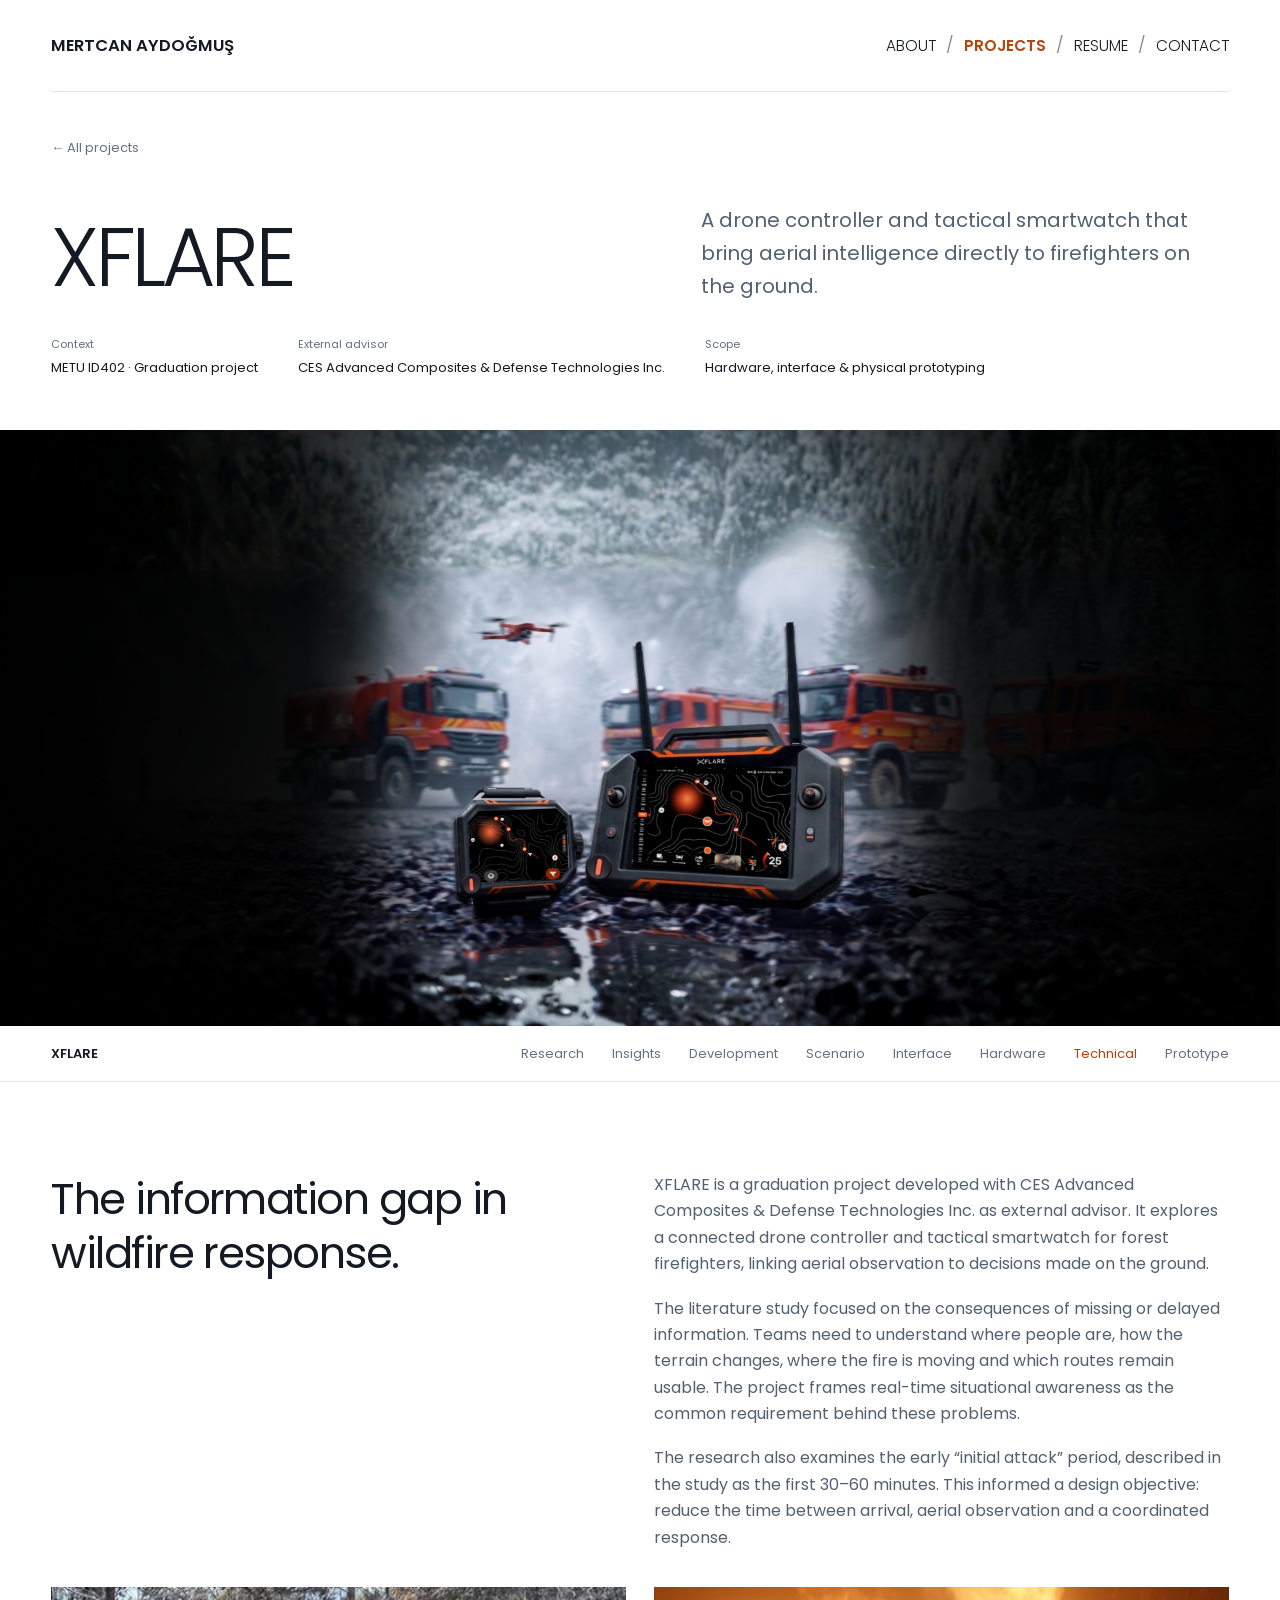
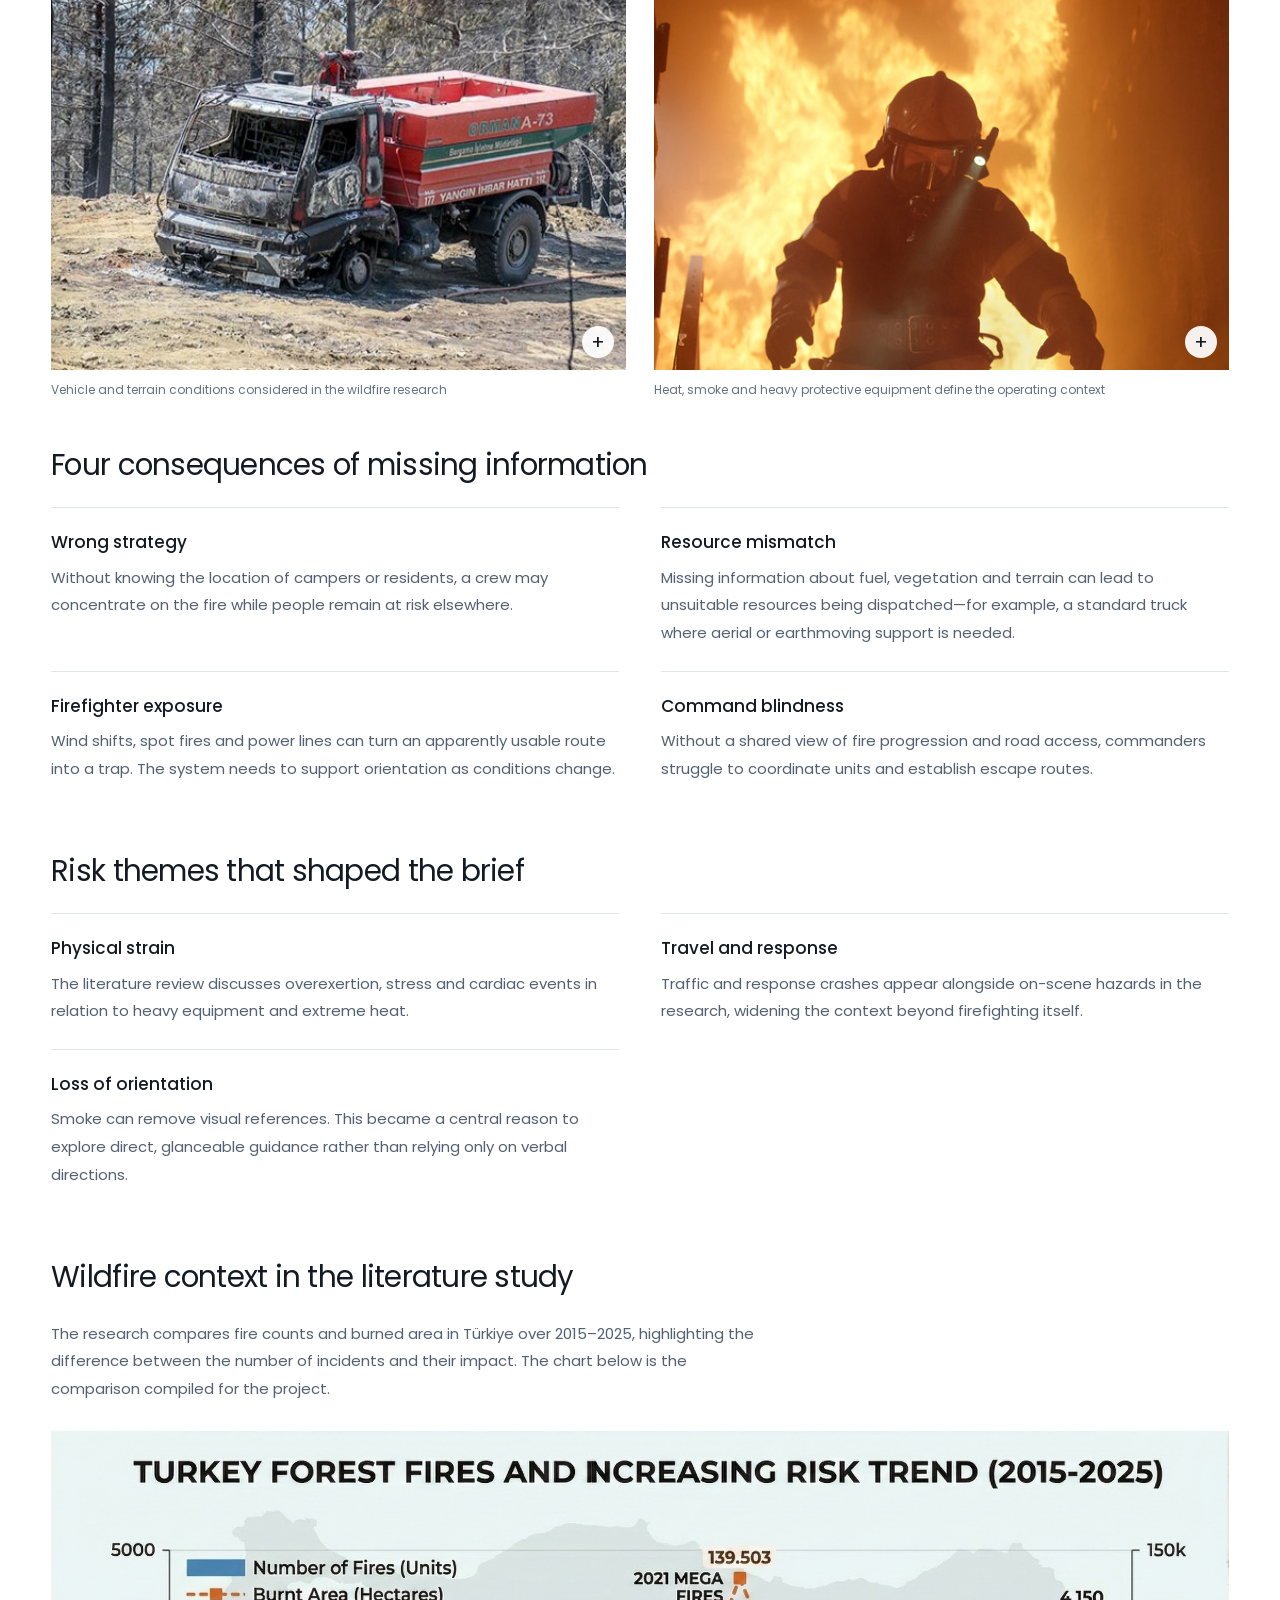
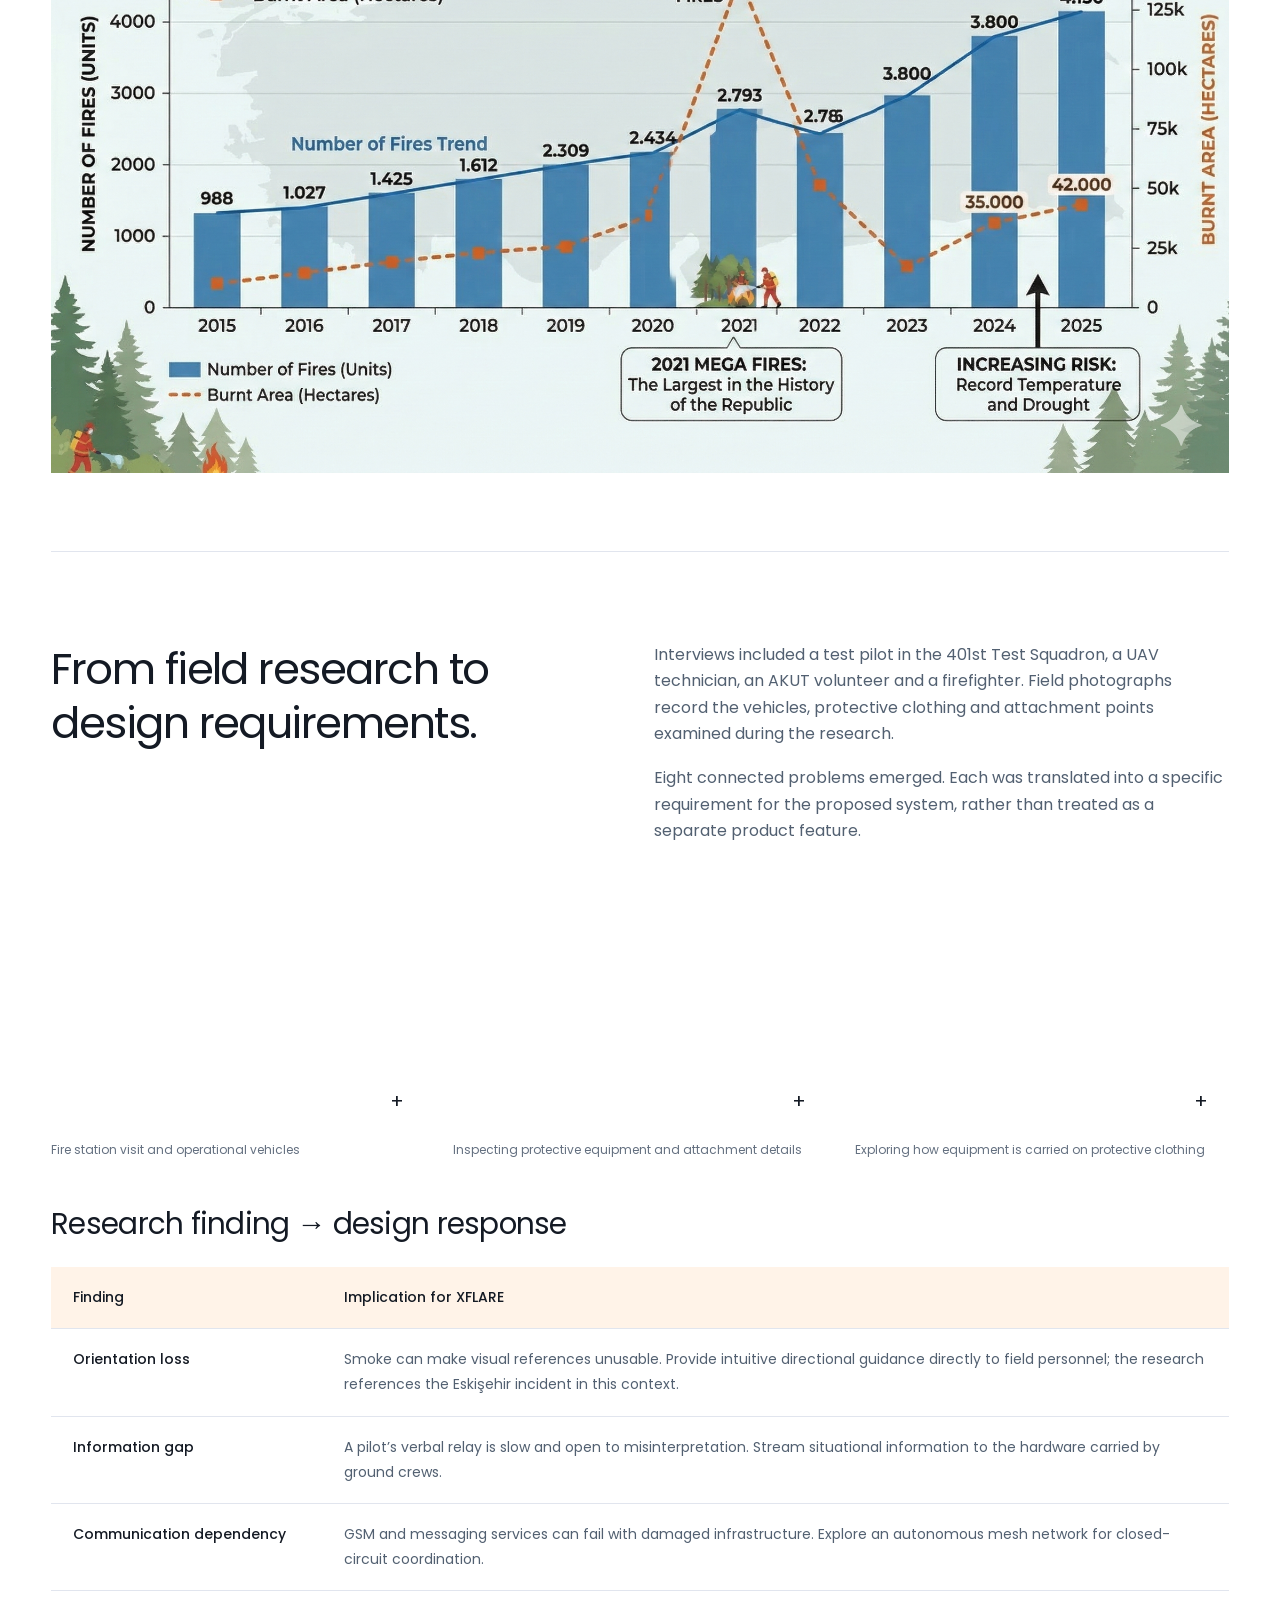
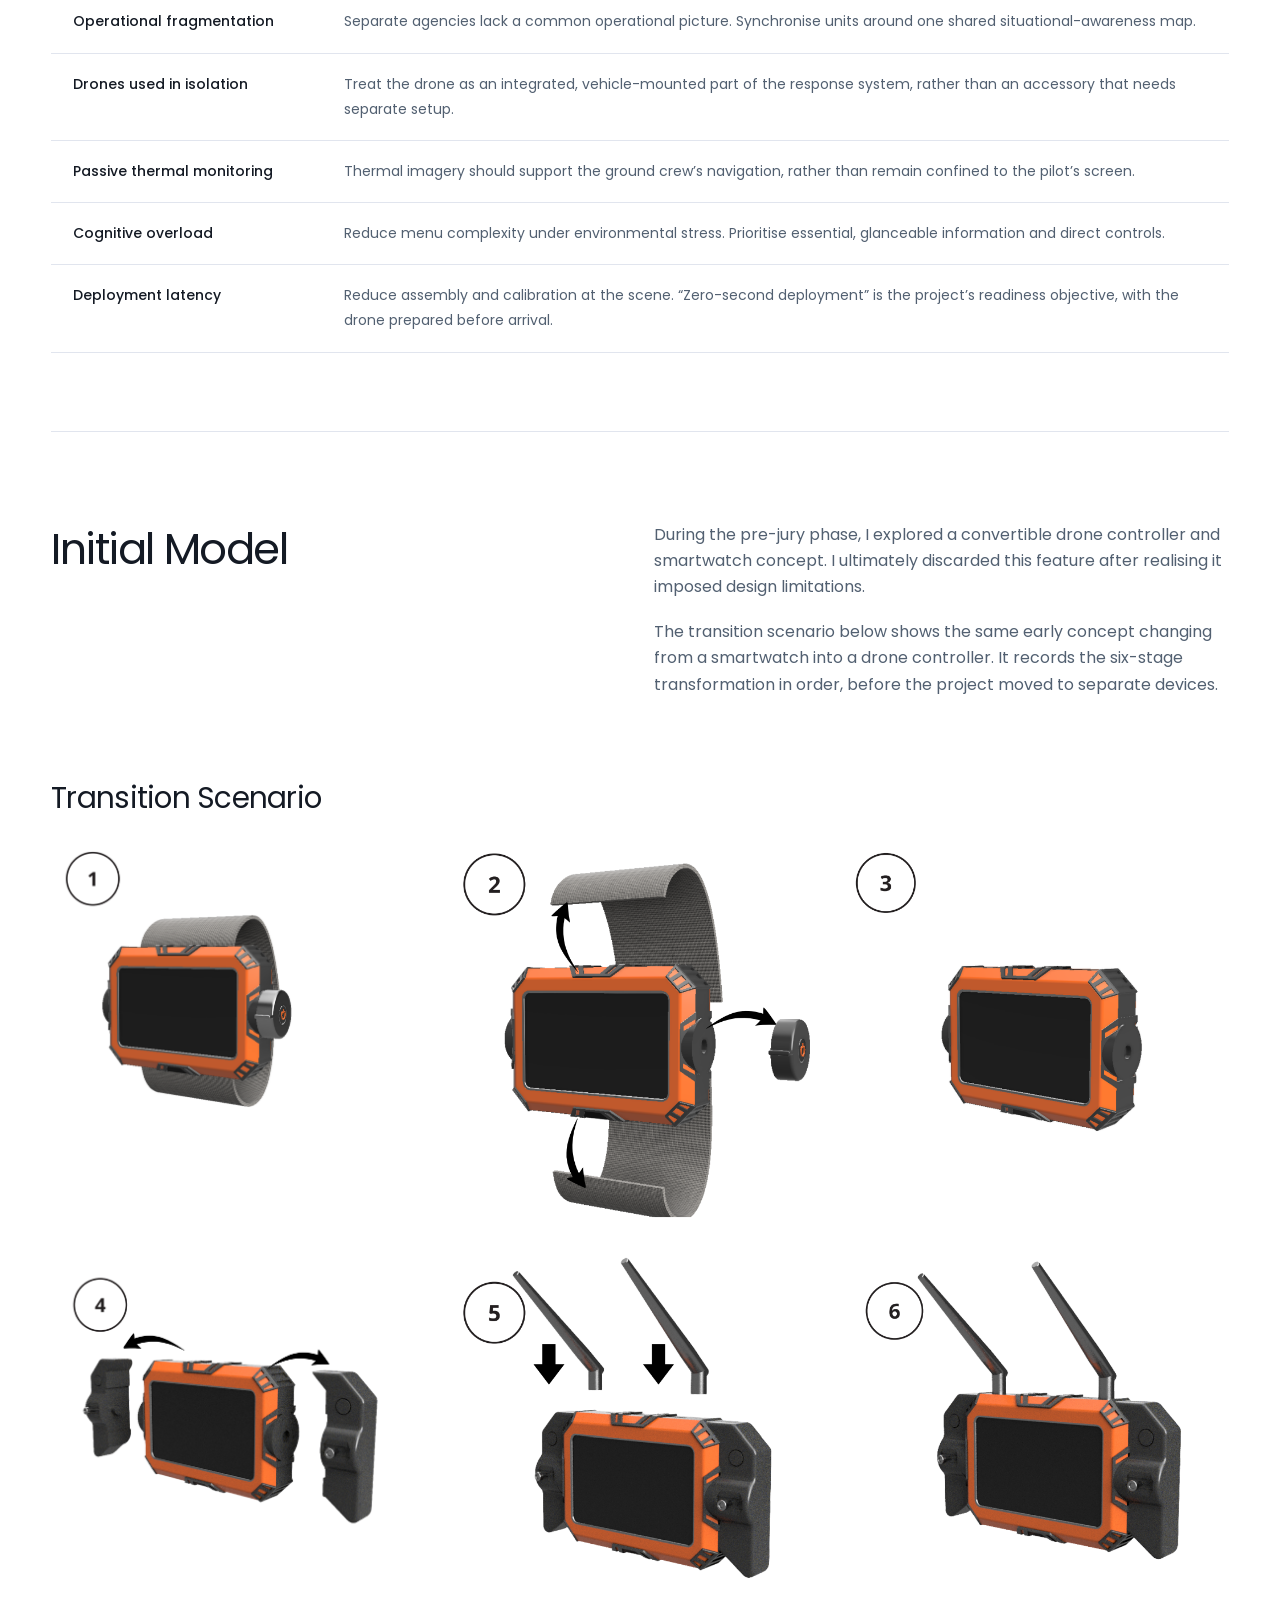
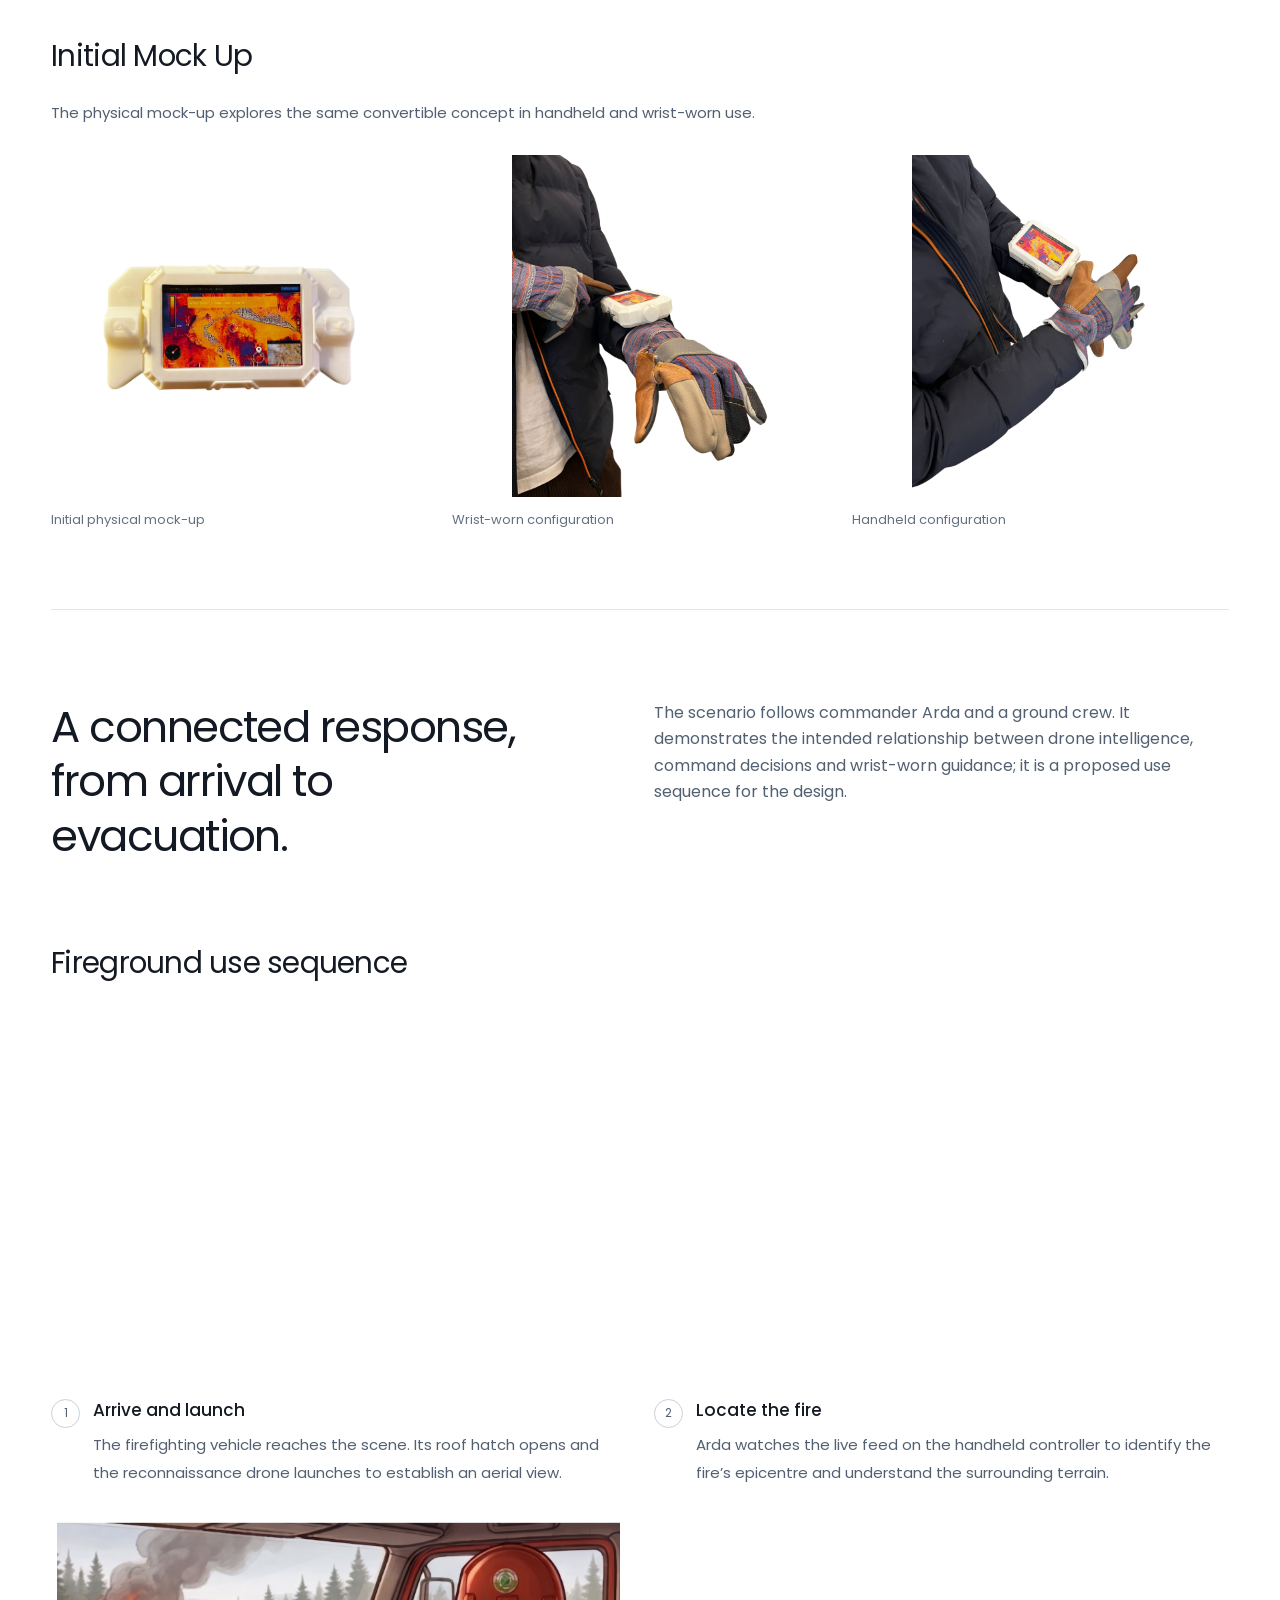
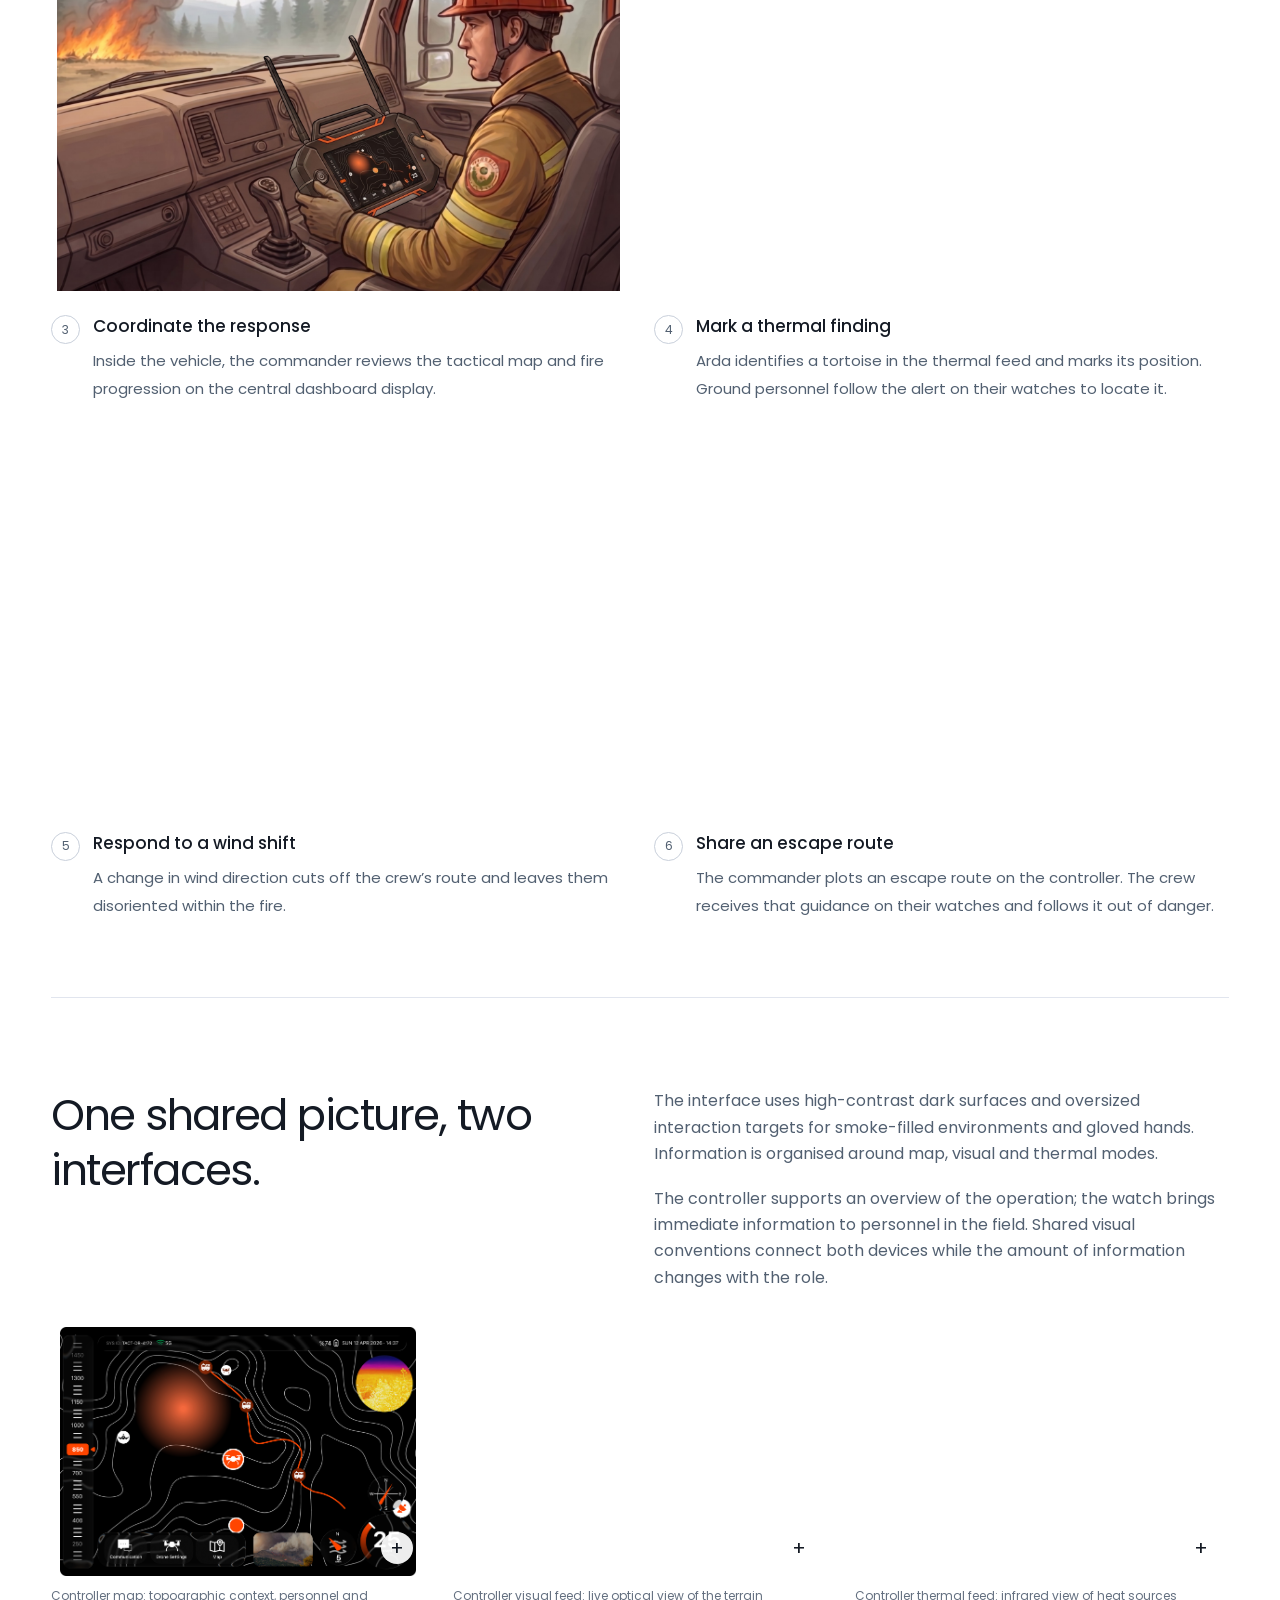
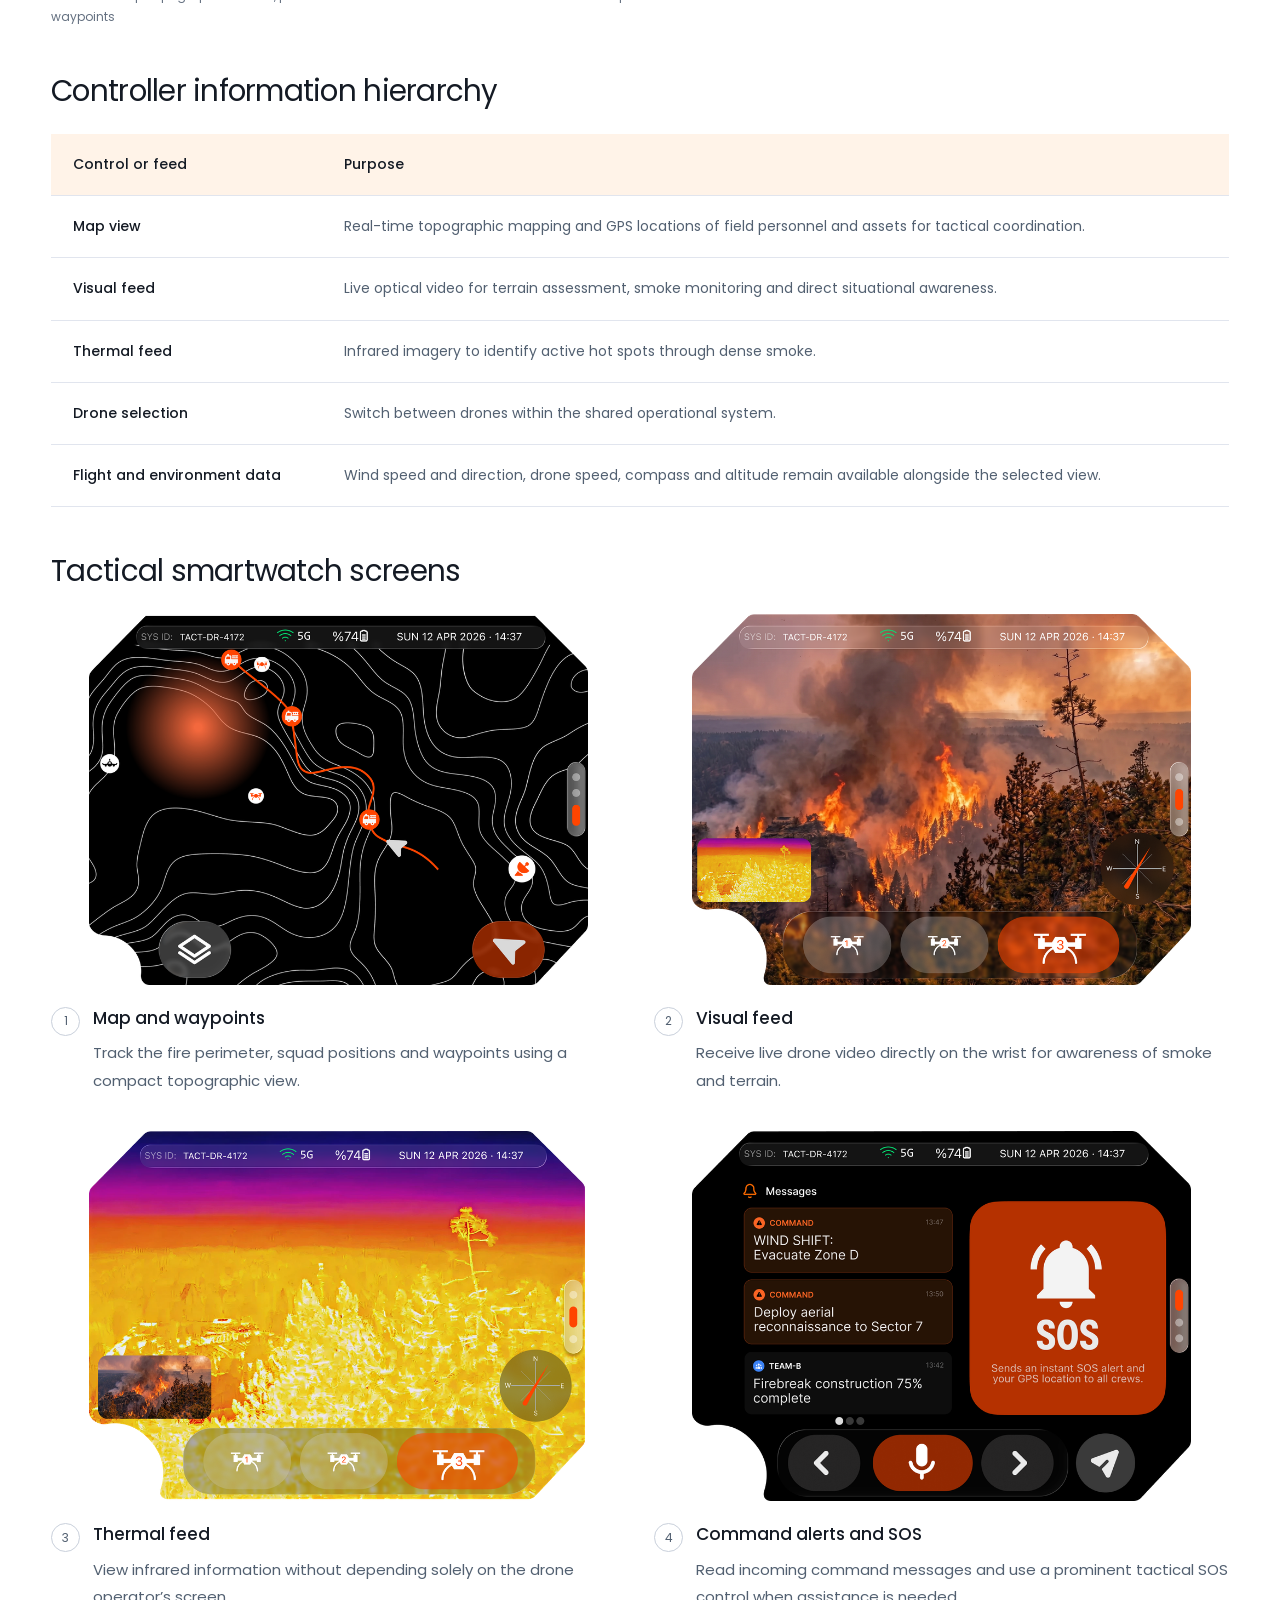
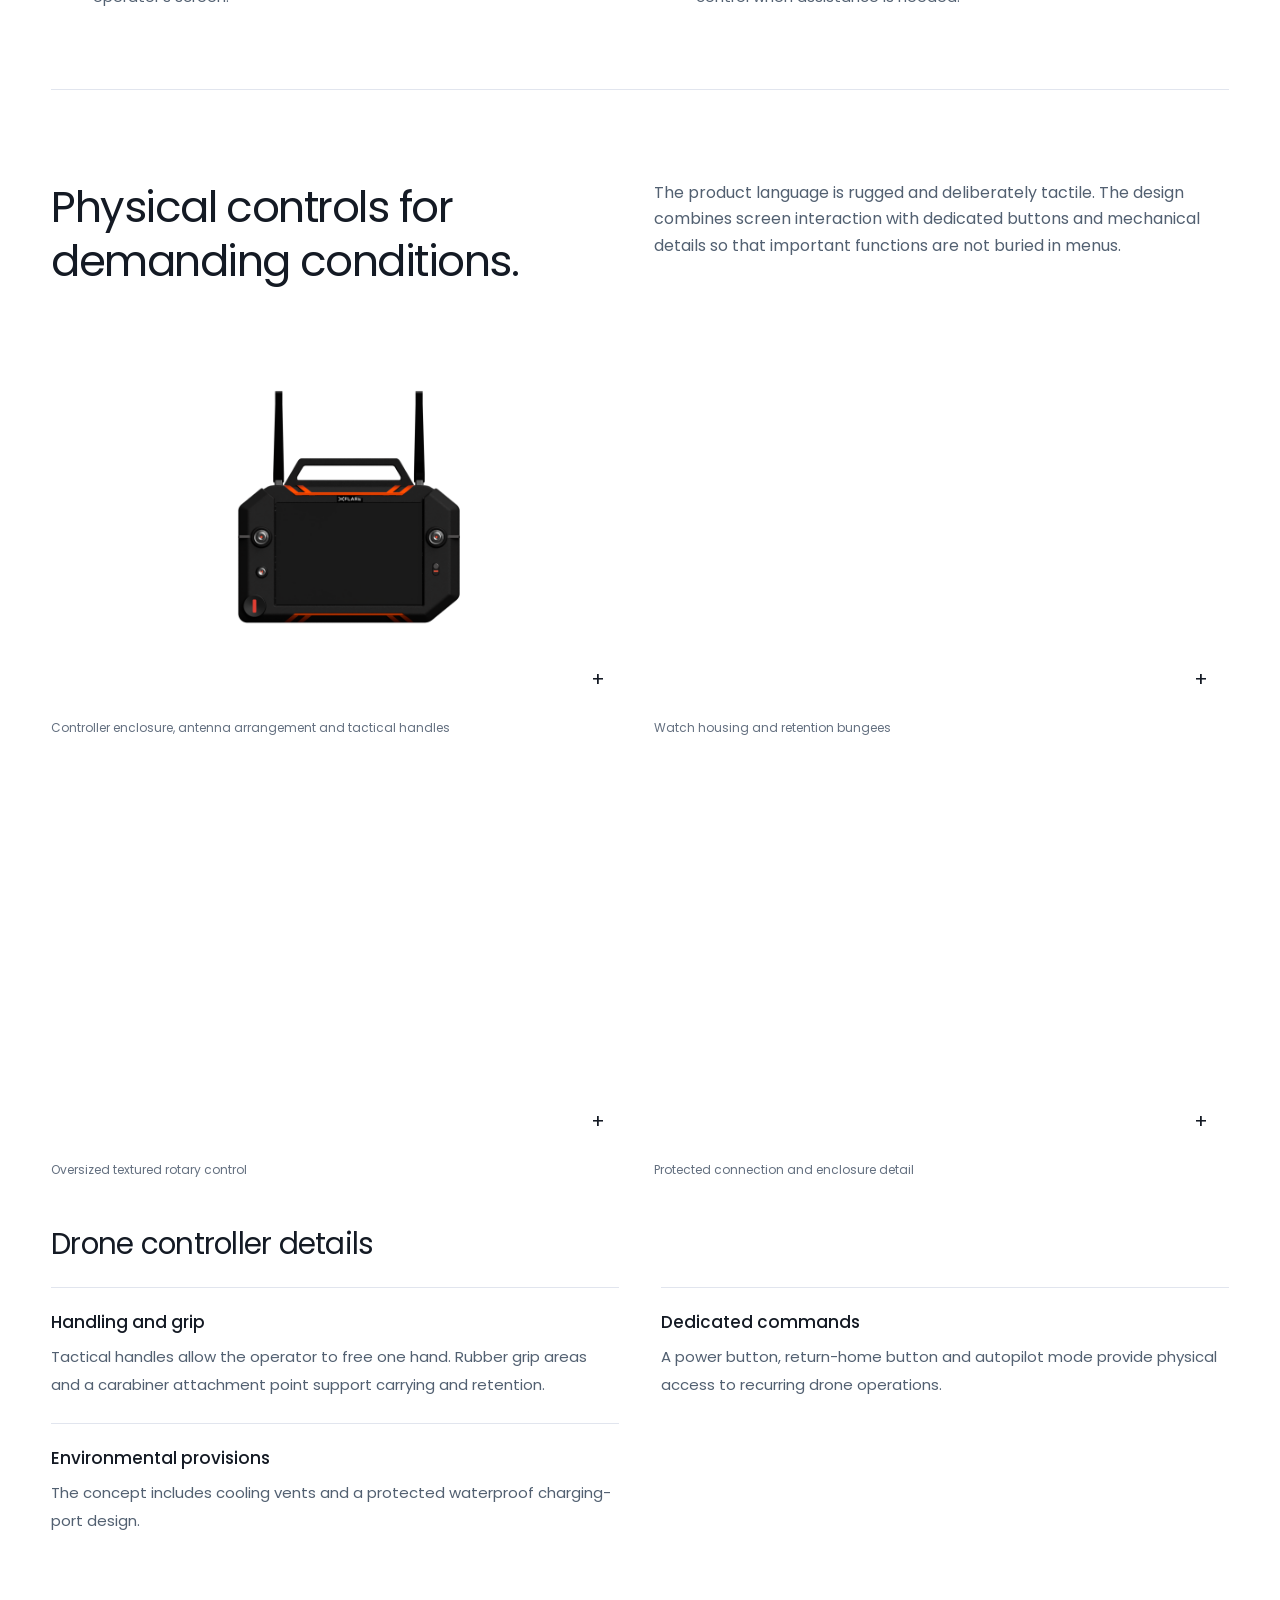
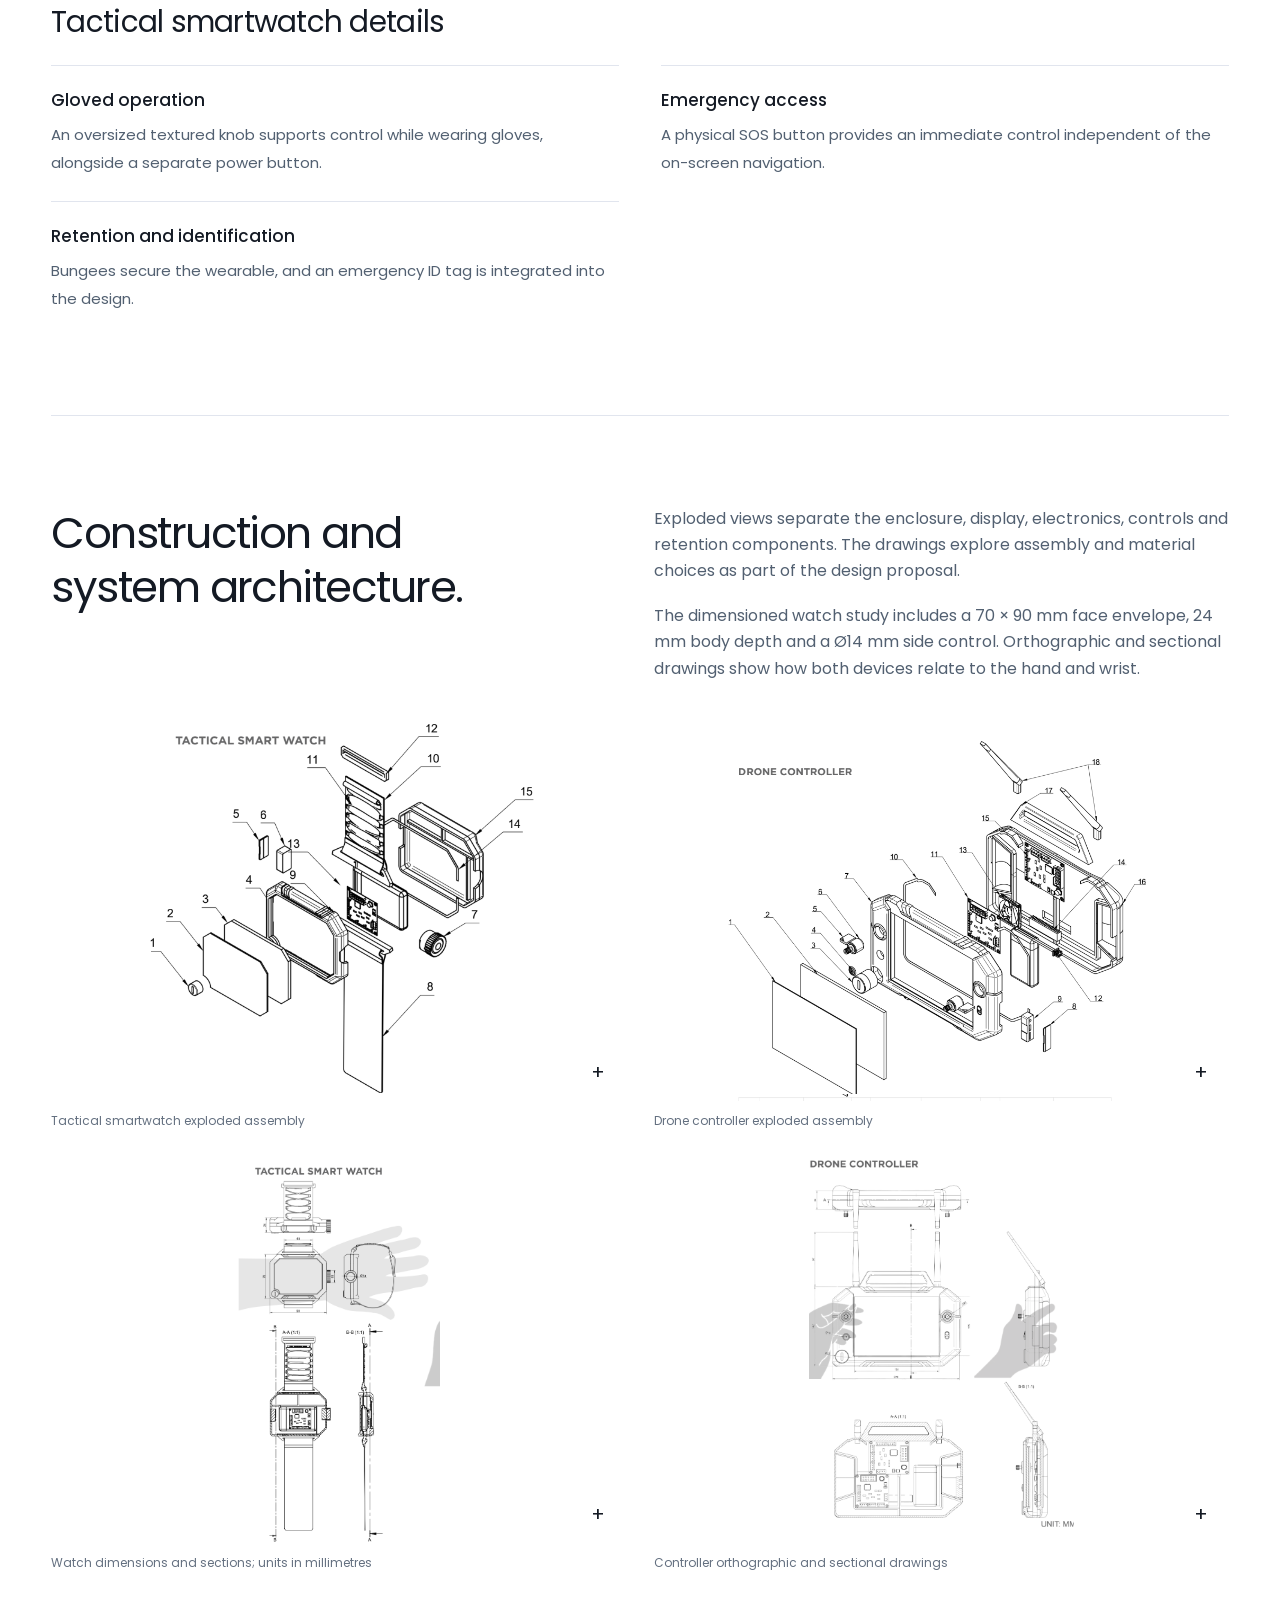
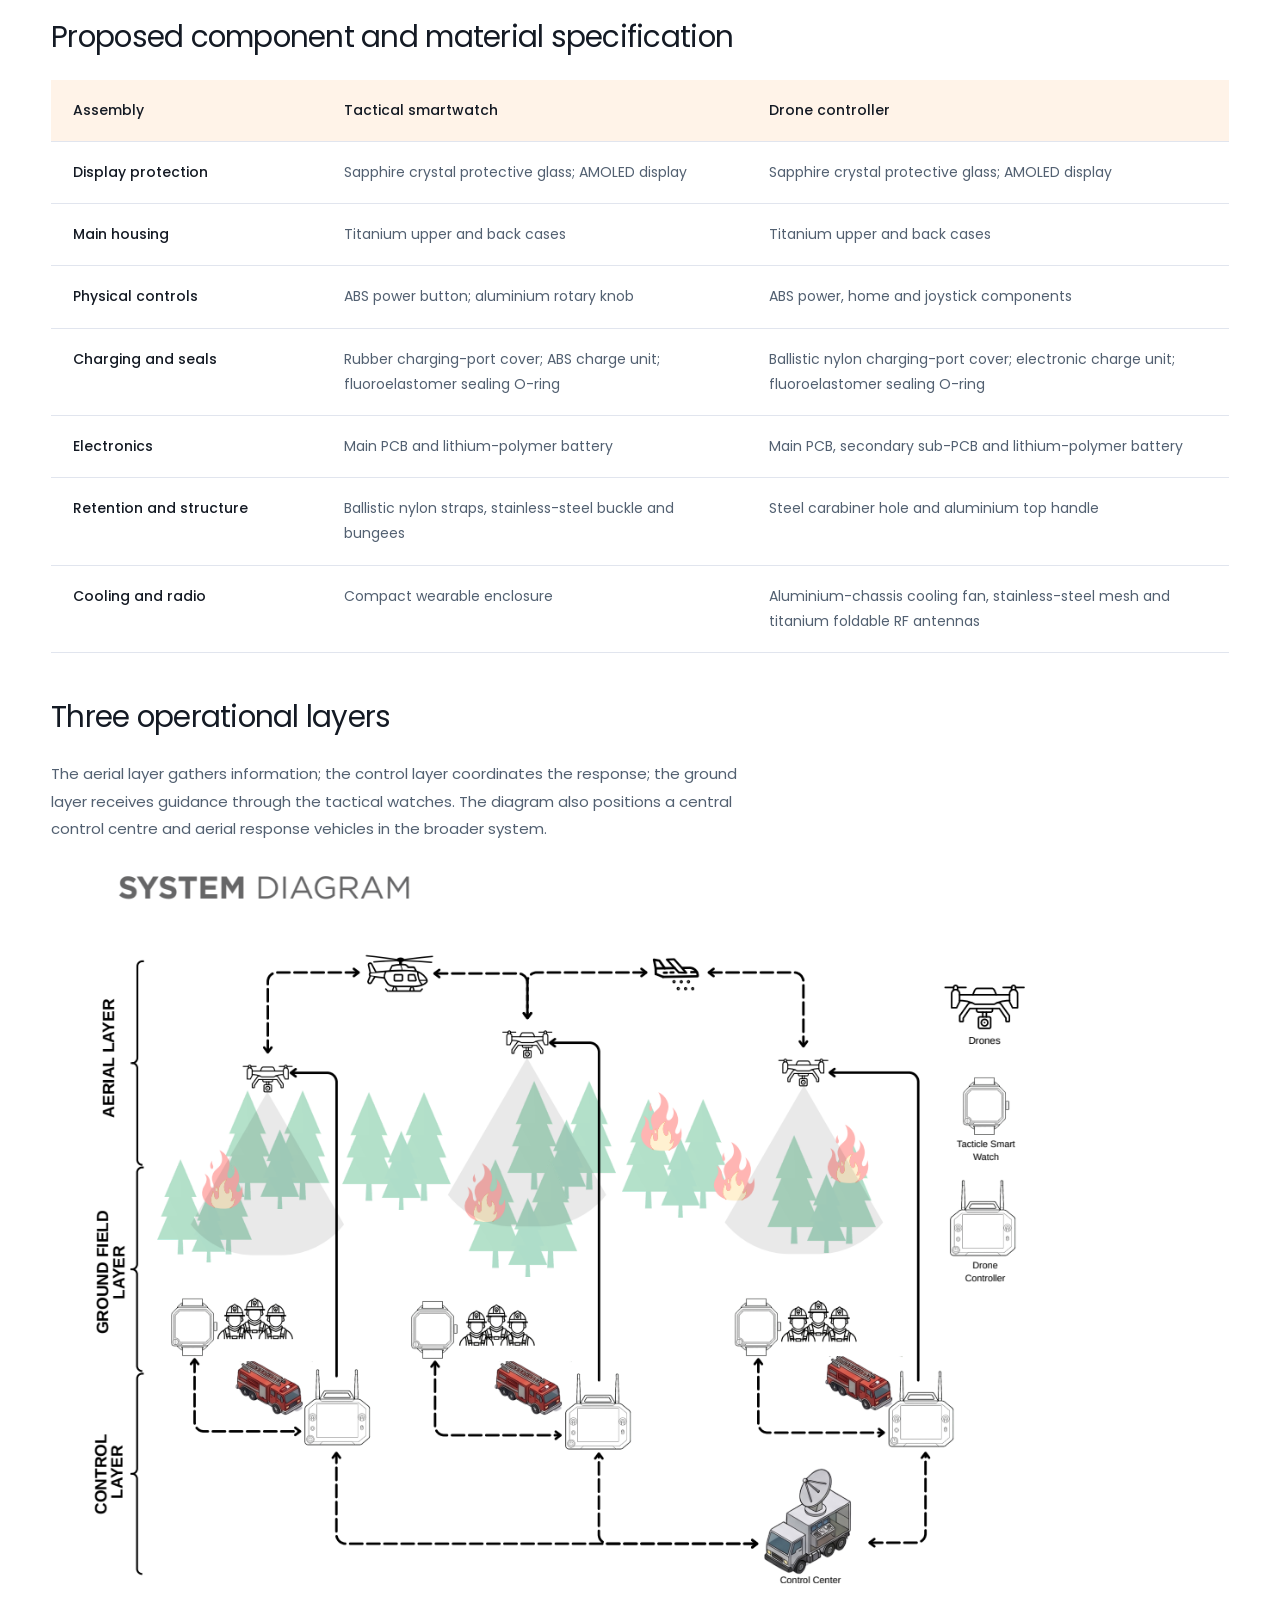
<file: xflare.html>
<!doctype html>
<html lang="en"><head><meta charset="UTF-8"><meta name="viewport" content="width=device-width,initial-scale=1"><meta name="description" content="A drone controller and tactical smartwatch that bring aerial intelligence directly to firefighters on the ground."><title>XFLARE — Mertcan Aydoğmuş</title><link rel="stylesheet" href="styles.css"><link rel="stylesheet" href="product.css"><script src="script.js" defer></script><script src="product.js" defer></script><link rel="stylesheet" href="physical-light.css">
<link rel="icon" href="favicon.ico" sizes="16x16 32x32">
<link rel="icon" type="image/png" sizes="32x32" href="assets/favicon-32.png">
<link rel="apple-touch-icon" sizes="180x180" href="assets/apple-touch-icon.png">
</head><body class="product-case physical-case"><a class="skip-link" href="#main">Skip to content</a><header class="site-header"><a class="wordmark" href="index.html#home">MERTCAN AYDOĞMUŞ</a><nav aria-label="Main navigation"><a href="index.html#about">About</a><span aria-hidden="true">/</span><a href="index.html#physical-products" aria-current="page">Projects</a><span aria-hidden="true">/</span><a href="resume.html">Resume</a><span aria-hidden="true">/</span><a href="mailto:m.aydogmus58@gmail.com" data-contact>Contact</a></nav></header><main id="main"><div class="case-intro wrap"><a class="breadcrumb" href="index.html#physical-products">← All projects</a><div class="case-title-row"><h1>XFLARE</h1><p class="summary">A drone controller and tactical smartwatch that bring aerial intelligence directly to firefighters on the ground.</p></div><div class="project-facts"><div><span>Context</span>METU ID402 · Graduation project</div><div><span>External advisor</span>CES Advanced Composites &amp; Defense Technologies Inc.</div><div><span>Scope</span>Hardware, interface &amp; physical prototyping</div></div></div><div class="feature-cover xflare"><img src="assets/physical/visual-02-00.webp" alt="A connected field system for forest firefighters." fetchpriority="high" width="8146" height="3481" style="--asset-max:8146px"></div><nav class="study-nav" aria-label="Project sections"><div class="wrap"><a class="study-name" href="#main">XFLARE</a><a href="#research">Research</a><a href="#insights">Insights</a><a href="#development">Development</a><a href="#scenario">Scenario</a><a href="#interface">Interface</a><a href="#hardware">Hardware</a><a href="#technical">Technical</a><a href="#prototype">Prototype</a></div></nav><div class="wrap"><section class="study-section" id="research"><div class="section-opening"><h2>The information gap in wildfire response.</h2><div><p>XFLARE is a graduation project developed with CES Advanced Composites & Defense Technologies Inc. as external advisor. It explores a connected drone controller and tactical smartwatch for forest firefighters, linking aerial observation to decisions made on the ground.</p><p>The literature study focused on the consequences of missing or delayed information. Teams need to understand where people are, how the terrain changes, where the fire is moving and which routes remain usable. The project frames real-time situational awareness as the common requirement behind these problems.</p><p>The research also examines the early “initial attack” period, described in the study as the first 30–60 minutes. This informed a design objective: reduce the time between arrival, aerial observation and a coordinated response.</p></div></div><div class="study-gallery "><figure class="study-image photo"><a href="assets/physical/visual-03-00.webp" data-zoom aria-label="Enlarge: Vehicle and terrain conditions considered in the wildfire research"><img src="assets/physical/visual-03-00.webp" alt="Vehicle and terrain conditions considered in the wildfire research" loading="lazy" decoding="async" width="660" height="360" style="--asset-max:660px"><span class="zoom-hint" aria-hidden="true">+</span></a><figcaption>Vehicle and terrain conditions considered in the wildfire research</figcaption></figure><figure class="study-image photo"><a href="assets/physical/visual-03-02.webp" data-zoom aria-label="Enlarge: Heat, smoke and heavy protective equipment define the operating context"><img src="assets/physical/visual-03-02.webp" alt="Heat, smoke and heavy protective equipment define the operating context" loading="lazy" decoding="async" width="600" height="400" style="--asset-max:600px"><span class="zoom-hint" aria-hidden="true">+</span></a><figcaption>Heat, smoke and heavy protective equipment define the operating context</figcaption></figure></div><div class="detail-block"><h3>Four consequences of missing information</h3><div class="detail-grid"><article><h4>Wrong strategy</h4><p>Without knowing the location of campers or residents, a crew may concentrate on the fire while people remain at risk elsewhere.</p></article><article><h4>Resource mismatch</h4><p>Missing information about fuel, vegetation and terrain can lead to unsuitable resources being dispatched—for example, a standard truck where aerial or earthmoving support is needed.</p></article><article><h4>Firefighter exposure</h4><p>Wind shifts, spot fires and power lines can turn an apparently usable route into a trap. The system needs to support orientation as conditions change.</p></article><article><h4>Command blindness</h4><p>Without a shared view of fire progression and road access, commanders struggle to coordinate units and establish escape routes.</p></article></div></div><div class="detail-block"><h3>Risk themes that shaped the brief</h3><div class="detail-grid"><article><h4>Physical strain</h4><p>The literature review discusses overexertion, stress and cardiac events in relation to heavy equipment and extreme heat.</p></article><article><h4>Travel and response</h4><p>Traffic and response crashes appear alongside on-scene hazards in the research, widening the context beyond firefighting itself.</p></article><article><h4>Loss of orientation</h4><p>Smoke can remove visual references. This became a central reason to explore direct, glanceable guidance rather than relying only on verbal directions.</p></article></div></div><div class="detail-block"><h3>Wildfire context in the literature study</h3><p class="detail-lead">The research compares fire counts and burned area in Türkiye over 2015–2025, highlighting the difference between the number of incidents and their impact. The chart below is the comparison compiled for the project.</p><figure class="inline-diagram"><img src="assets/physical/visual-03-01.webp" alt="Project research chart comparing forest-fire counts and burned area in Türkiye from 2015 to 2025" loading="lazy" width="2208" height="1204" style="--asset-max:2208px"></figure></div></section><section class="study-section" id="insights"><div class="section-opening"><h2>From field research to design requirements.</h2><div><p>Interviews included a test pilot in the 401st Test Squadron, a UAV technician, an AKUT volunteer and a firefighter. Field photographs record the vehicles, protective clothing and attachment points examined during the research.</p><p>Eight connected problems emerged. Each was translated into a specific requirement for the proposed system, rather than treated as a separate product feature.</p></div></div><div class="study-gallery three"><figure class="study-image photo"><a href="assets/physical/visual-04-00.webp" data-zoom aria-label="Enlarge: Fire station visit and operational vehicles"><img src="assets/physical/visual-04-00.webp" alt="Fire station visit and operational vehicles" loading="lazy" decoding="async" width="1229" height="922" style="--asset-max:1229px"><span class="zoom-hint" aria-hidden="true">+</span></a><figcaption>Fire station visit and operational vehicles</figcaption></figure><figure class="study-image photo"><a href="assets/physical/visual-04-01.webp" data-zoom aria-label="Enlarge: Inspecting protective equipment and attachment details"><img src="assets/physical/visual-04-01.webp" alt="Inspecting protective equipment and attachment details" loading="lazy" decoding="async" width="800" height="600" style="--asset-max:800px"><span class="zoom-hint" aria-hidden="true">+</span></a><figcaption>Inspecting protective equipment and attachment details</figcaption></figure><figure class="study-image photo"><a href="assets/physical/visual-04-06.webp" data-zoom aria-label="Enlarge: Exploring how equipment is carried on protective clothing"><img src="assets/physical/visual-04-06.webp" alt="Exploring how equipment is carried on protective clothing" loading="lazy" decoding="async" width="600" height="800" style="--asset-max:600px"><span class="zoom-hint" aria-hidden="true">+</span></a><figcaption>Exploring how equipment is carried on protective clothing</figcaption></figure></div><div class="detail-block"><h3>Research finding → design response</h3><div class="table-scroll" tabindex="0" role="region" aria-label="Research finding → design response"><table><thead><tr><th scope="col">Finding</th><th scope="col">Implication for XFLARE</th></tr></thead><tbody><tr><th scope="row">Orientation loss</th><td>Smoke can make visual references unusable. Provide intuitive directional guidance directly to field personnel; the research references the Eskişehir incident in this context.</td></tr><tr><th scope="row">Information gap</th><td>A pilot’s verbal relay is slow and open to misinterpretation. Stream situational information to the hardware carried by ground crews.</td></tr><tr><th scope="row">Communication dependency</th><td>GSM and messaging services can fail with damaged infrastructure. Explore an autonomous mesh network for closed-circuit coordination.</td></tr><tr><th scope="row">Operational fragmentation</th><td>Separate agencies lack a common operational picture. Synchronise units around one shared situational-awareness map.</td></tr><tr><th scope="row">Drones used in isolation</th><td>Treat the drone as an integrated, vehicle-mounted part of the response system, rather than an accessory that needs separate setup.</td></tr><tr><th scope="row">Passive thermal monitoring</th><td>Thermal imagery should support the ground crew’s navigation, rather than remain confined to the pilot’s screen.</td></tr><tr><th scope="row">Cognitive overload</th><td>Reduce menu complexity under environmental stress. Prioritise essential, glanceable information and direct controls.</td></tr><tr><th scope="row">Deployment latency</th><td>Reduce assembly and calibration at the scene. “Zero-second deployment” is the project’s readiness objective, with the drone prepared before arrival.</td></tr></tbody></table></div></div></section><section class="study-section" id="development"><div class="section-opening"><h2>Initial Model</h2><div><p>During the pre-jury phase, I explored a convertible drone controller and smartwatch concept. I ultimately discarded this feature after realising it imposed design limitations.</p><p>The transition scenario below shows the same early concept changing from a smartwatch into a drone controller. It records the six-stage transformation in order, before the project moved to separate devices.</p></div></div><div class="study-gallery "></div><div class="detail-block"><h3>Transition Scenario</h3><ol class="initial-transition" aria-label="Original six-stage smartwatch-to-controller transition"><li><img src="assets/physical/initial-transition-1.webp" alt="Step 1: Smartwatch configuration" loading="lazy" width="767" height="688" style="--asset-max:767px"></li><li><img src="assets/physical/initial-transition-2.webp" alt="Step 2: Strap and rotary control removal" loading="lazy" width="667" height="688" style="--asset-max:667px"></li><li><img src="assets/physical/initial-transition-3.webp" alt="Step 3: Core device without attachments" loading="lazy" width="689" height="688" style="--asset-max:689px"></li><li><img src="assets/physical/initial-transition-4.webp" alt="Step 4: Controller grip modules" loading="lazy" width="767" height="599" style="--asset-max:767px"></li><li><img src="assets/physical/initial-transition-5.webp" alt="Step 5: Antenna installation" loading="lazy" width="667" height="599" style="--asset-max:667px"></li><li><img src="assets/physical/initial-transition-6.webp" alt="Step 6: Drone controller configuration" loading="lazy" width="689" height="599" style="--asset-max:689px"></li></ol></div><div class="detail-block"><h3>Initial Mock Up</h3><p class="detail-lead">The physical mock-up explores the same convertible concept in handheld and wrist-worn use.</p><div class="initial-mockups"><figure><img src="assets/physical/initial-mockup-upright.svg" alt="Initial physical mock-up" loading="lazy" width="1639" height="1229" style="--asset-max:1639px"><figcaption>Initial physical mock-up</figcaption></figure><figure><img src="assets/physical/visual-05-06.webp" alt="Wrist-worn configuration" loading="lazy" width="1536" height="2048" style="--asset-max:1536px"><figcaption>Wrist-worn configuration</figcaption></figure><figure><img src="assets/physical/visual-05-07.webp" alt="Handheld configuration" loading="lazy" width="1536" height="2048" style="--asset-max:1536px"><figcaption>Handheld configuration</figcaption></figure></div></div></section><section class="study-section" id="scenario"><div class="section-opening"><h2>A connected response, from arrival to evacuation.</h2><div><p>The scenario follows commander Arda and a ground crew. It demonstrates the intended relationship between drone intelligence, command decisions and wrist-worn guidance; it is a proposed use sequence for the design.</p></div></div><div class="study-gallery "></div><div class="detail-block"><h3>Fireground use sequence</h3><ol class="scenario-steps"><li><figure><img src="assets/physical/fireground-scene-1.webp" alt="Fireground use sequence: Arrive and launch" loading="lazy" decoding="async" width="824" height="542" style="--asset-max:824px"></figure><div><h4>Arrive and launch</h4><p>The firefighting vehicle reaches the scene. Its roof hatch opens and the reconnaissance drone launches to establish an aerial view.</p></div></li><li><figure><img src="assets/physical/fireground-scene-2.webp" alt="Fireground use sequence: Locate the fire" loading="lazy" decoding="async" width="826" height="542" style="--asset-max:826px"></figure><div><h4>Locate the fire</h4><p>Arda watches the live feed on the handheld controller to identify the fire’s epicentre and understand the surrounding terrain.</p></div></li><li><figure><img src="assets/physical/fireground-scene-3.webp" alt="Fireground use sequence: Coordinate the response" loading="lazy" decoding="async" width="824" height="542" style="--asset-max:824px"></figure><div><h4>Coordinate the response</h4><p>Inside the vehicle, the commander reviews the tactical map and fire progression on the central dashboard display.</p></div></li><li><figure><img src="assets/physical/fireground-scene-4.webp" alt="Fireground use sequence: Mark a thermal finding" loading="lazy" decoding="async" width="824" height="548" style="--asset-max:824px"></figure><div><h4>Mark a thermal finding</h4><p>Arda identifies a tortoise in the thermal feed and marks its position. Ground personnel follow the alert on their watches to locate it.</p></div></li><li><figure><img src="assets/physical/fireground-scene-5.webp" alt="Fireground use sequence: Respond to a wind shift" loading="lazy" decoding="async" width="838" height="548" style="--asset-max:838px"></figure><div><h4>Respond to a wind shift</h4><p>A change in wind direction cuts off the crew’s route and leaves them disoriented within the fire.</p></div></li><li><figure><img src="assets/physical/fireground-scene-6.webp" alt="Fireground use sequence: Share an escape route" loading="lazy" decoding="async" width="836" height="548" style="--asset-max:836px"></figure><div><h4>Share an escape route</h4><p>The commander plots an escape route on the controller. The crew receives that guidance on their watches and follows it out of danger.</p></div></li></ol></div></section><section class="study-section" id="interface"><div class="section-opening"><h2>One shared picture, two interfaces.</h2><div><p>The interface uses high-contrast dark surfaces and oversized interaction targets for smoke-filled environments and gloved hands. Information is organised around map, visual and thermal modes.</p><p>The controller supports an overview of the operation; the watch brings immediate information to personnel in the field. Shared visual conventions connect both devices while the amount of information changes with the role.</p></div></div><div class="study-gallery three"><figure class="study-image cutout"><a href="assets/physical/visual-07-01.webp" data-zoom aria-label="Enlarge: Controller map: topographic context, personnel and waypoints"><img src="assets/physical/visual-07-01.webp" alt="Controller map: topographic context, personnel and waypoints" loading="lazy" decoding="async" width="1530" height="1070" style="--asset-max:1530px"><span class="zoom-hint" aria-hidden="true">+</span></a><figcaption>Controller map: topographic context, personnel and waypoints</figcaption></figure><figure class="study-image cutout"><a href="assets/physical/visual-07-02.webp" data-zoom aria-label="Enlarge: Controller visual feed: live optical view of the terrain"><img src="assets/physical/visual-07-02.webp" alt="Controller visual feed: live optical view of the terrain" loading="lazy" decoding="async" width="1530" height="1070" style="--asset-max:1530px"><span class="zoom-hint" aria-hidden="true">+</span></a><figcaption>Controller visual feed: live optical view of the terrain</figcaption></figure><figure class="study-image cutout"><a href="assets/physical/visual-07-03.webp" data-zoom aria-label="Enlarge: Controller thermal feed: infrared view of heat sources"><img src="assets/physical/visual-07-03.webp" alt="Controller thermal feed: infrared view of heat sources" loading="lazy" decoding="async" width="1224" height="856" style="--asset-max:1224px"><span class="zoom-hint" aria-hidden="true">+</span></a><figcaption>Controller thermal feed: infrared view of heat sources</figcaption></figure></div><div class="detail-block"><h3>Controller information hierarchy</h3><div class="table-scroll" tabindex="0" role="region" aria-label="Controller information hierarchy"><table><thead><tr><th scope="col">Control or feed</th><th scope="col">Purpose</th></tr></thead><tbody><tr><th scope="row">Map view</th><td>Real-time topographic mapping and GPS locations of field personnel and assets for tactical coordination.</td></tr><tr><th scope="row">Visual feed</th><td>Live optical video for terrain assessment, smoke monitoring and direct situational awareness.</td></tr><tr><th scope="row">Thermal feed</th><td>Infrared imagery to identify active hot spots through dense smoke.</td></tr><tr><th scope="row">Drone selection</th><td>Switch between drones within the shared operational system.</td></tr><tr><th scope="row">Flight and environment data</th><td>Wind speed and direction, drone speed, compass and altitude remain available alongside the selected view.</td></tr></tbody></table></div></div><div class="detail-block"><h3>Tactical smartwatch screens</h3><ol class="scenario-steps"><li><figure><img src="assets/physical/visual-07-05.webp" alt="Tactical smartwatch screens: Map and waypoints" loading="lazy" decoding="async" width="911" height="677" style="--asset-max:911px"></figure><div><h4>Map and waypoints</h4><p>Track the fire perimeter, squad positions and waypoints using a compact topographic view.</p></div></li><li><figure><img src="assets/physical/visual-07-09.webp" alt="Tactical smartwatch screens: Visual feed" loading="lazy" decoding="async" width="911" height="677" style="--asset-max:911px"></figure><div><h4>Visual feed</h4><p>Receive live drone video directly on the wrist for awareness of smoke and terrain.</p></div></li><li><figure><img src="assets/physical/visual-07-08.webp" alt="Tactical smartwatch screens: Thermal feed" loading="lazy" decoding="async" width="918" height="681" style="--asset-max:918px"></figure><div><h4>Thermal feed</h4><p>View infrared information without depending solely on the drone operator’s screen.</p></div></li><li><figure><img src="assets/physical/visual-07-10.webp" alt="Tactical smartwatch screens: Command alerts and SOS" loading="lazy" decoding="async" width="911" height="677" style="--asset-max:911px"></figure><div><h4>Command alerts and SOS</h4><p>Read incoming command messages and use a prominent tactical SOS control when assistance is needed.</p></div></li></ol></div></section><section class="study-section" id="hardware"><div class="section-opening"><h2>Physical controls for demanding conditions.</h2><div><p>The product language is rugged and deliberately tactile. The design combines screen interaction with dedicated buttons and mechanical details so that important functions are not buried in menus.</p></div></div><div class="study-gallery "><figure class="study-image cutout"><a href="assets/physical/visual-09-07.webp" data-zoom aria-label="Enlarge: Controller enclosure, antenna arrangement and tactical handles"><img src="assets/physical/visual-09-07.webp" alt="Controller enclosure, antenna arrangement and tactical handles" loading="lazy" decoding="async" width="2560" height="1440" style="--asset-max:2560px"><span class="zoom-hint" aria-hidden="true">+</span></a><figcaption>Controller enclosure, antenna arrangement and tactical handles</figcaption></figure><figure class="study-image cutout"><a href="assets/physical/visual-09-04.webp" data-zoom aria-label="Enlarge: Watch housing and retention bungees"><img src="assets/physical/visual-09-04.webp" alt="Watch housing and retention bungees" loading="lazy" decoding="async" width="1750" height="987" style="--asset-max:1750px"><span class="zoom-hint" aria-hidden="true">+</span></a><figcaption>Watch housing and retention bungees</figcaption></figure><figure class="study-image cutout"><a href="assets/physical/visual-09-09.webp" data-zoom aria-label="Enlarge: Oversized textured rotary control"><img src="assets/physical/visual-09-09.webp" alt="Oversized textured rotary control" loading="lazy" decoding="async" width="746" height="459" style="--asset-max:746px"><span class="zoom-hint" aria-hidden="true">+</span></a><figcaption>Oversized textured rotary control</figcaption></figure><figure class="study-image cutout"><a href="assets/physical/visual-09-06.webp" data-zoom aria-label="Enlarge: Protected connection and enclosure detail"><img src="assets/physical/visual-09-06.webp" alt="Protected connection and enclosure detail" loading="lazy" decoding="async" width="1280" height="720" style="--asset-max:1280px"><span class="zoom-hint" aria-hidden="true">+</span></a><figcaption>Protected connection and enclosure detail</figcaption></figure></div><div class="detail-block"><h3>Drone controller details</h3><div class="detail-grid"><article><h4>Handling and grip</h4><p>Tactical handles allow the operator to free one hand. Rubber grip areas and a carabiner attachment point support carrying and retention.</p></article><article><h4>Dedicated commands</h4><p>A power button, return-home button and autopilot mode provide physical access to recurring drone operations.</p></article><article><h4>Environmental provisions</h4><p>The concept includes cooling vents and a protected waterproof charging-port design.</p></article></div></div><div class="detail-block"><h3>Tactical smartwatch details</h3><div class="detail-grid"><article><h4>Gloved operation</h4><p>An oversized textured knob supports control while wearing gloves, alongside a separate power button.</p></article><article><h4>Emergency access</h4><p>A physical SOS button provides an immediate control independent of the on-screen navigation.</p></article><article><h4>Retention and identification</h4><p>Bungees secure the wearable, and an emergency ID tag is integrated into the design.</p></article></div></div></section><section class="study-section" id="technical"><div class="section-opening"><h2>Construction and system architecture.</h2><div><p>Exploded views separate the enclosure, display, electronics, controls and retention components. The drawings explore assembly and material choices as part of the design proposal.</p><p>The dimensioned watch study includes a 70 × 90 mm face envelope, 24 mm body depth and a Ø14 mm side control. Orthographic and sectional drawings show how both devices relate to the hand and wrist.</p></div></div><div class="study-gallery "><figure class="study-image "><a href="assets/physical/exploded-watch.webp" data-zoom aria-label="Enlarge: Tactical smartwatch exploded assembly"><img src="assets/physical/exploded-watch.webp" alt="Tactical smartwatch exploded assembly" loading="lazy" decoding="async" width="661" height="638" style="--asset-max:661px"><span class="zoom-hint" aria-hidden="true">+</span></a><figcaption>Tactical smartwatch exploded assembly</figcaption></figure><figure class="study-image "><a href="assets/physical/exploded-controller.webp" data-zoom aria-label="Enlarge: Drone controller exploded assembly"><img src="assets/physical/exploded-controller.webp" alt="Drone controller exploded assembly" loading="lazy" decoding="async" width="810" height="723" style="--asset-max:810px"><span class="zoom-hint" aria-hidden="true">+</span></a><figcaption>Drone controller exploded assembly</figcaption></figure><figure class="study-image "><a href="assets/physical/technical-watch.webp" data-zoom aria-label="Enlarge: Watch dimensions and sections; units in millimetres"><img src="assets/physical/technical-watch.webp" alt="Watch dimensions and sections; units in millimetres" loading="lazy" decoding="async" width="585" height="1106" style="--asset-max:585px"><span class="zoom-hint" aria-hidden="true">+</span></a><figcaption>Watch dimensions and sections; units in millimetres</figcaption></figure><figure class="study-image "><a href="assets/physical/technical-controller.webp" data-zoom aria-label="Enlarge: Controller orthographic and sectional drawings"><img src="assets/physical/technical-controller.webp" alt="Controller orthographic and sectional drawings" loading="lazy" decoding="async" width="765" height="1106" style="--asset-max:765px"><span class="zoom-hint" aria-hidden="true">+</span></a><figcaption>Controller orthographic and sectional drawings</figcaption></figure></div><div class="detail-block"><h3>Proposed component and material specification</h3><div class="table-scroll" tabindex="0" role="region" aria-label="Proposed component and material specification"><table><thead><tr><th scope="col">Assembly</th><th scope="col">Tactical smartwatch</th><th scope="col">Drone controller</th></tr></thead><tbody><tr><th scope="row">Display protection</th><td>Sapphire crystal protective glass; AMOLED display</td><td>Sapphire crystal protective glass; AMOLED display</td></tr><tr><th scope="row">Main housing</th><td>Titanium upper and back cases</td><td>Titanium upper and back cases</td></tr><tr><th scope="row">Physical controls</th><td>ABS power button; aluminium rotary knob</td><td>ABS power, home and joystick components</td></tr><tr><th scope="row">Charging and seals</th><td>Rubber charging-port cover; ABS charge unit; fluoroelastomer sealing O-ring</td><td>Ballistic nylon charging-port cover; electronic charge unit; fluoroelastomer sealing O-ring</td></tr><tr><th scope="row">Electronics</th><td>Main PCB and lithium-polymer battery</td><td>Main PCB, secondary sub-PCB and lithium-polymer battery</td></tr><tr><th scope="row">Retention and structure</th><td>Ballistic nylon straps, stainless-steel buckle and bungees</td><td>Steel carabiner hole and aluminium top handle</td></tr><tr><th scope="row">Cooling and radio</th><td>Compact wearable enclosure</td><td>Aluminium-chassis cooling fan, stainless-steel mesh and titanium foldable RF antennas</td></tr></tbody></table></div></div><div class="detail-block"><h3>Three operational layers</h3><p class="detail-lead">The aerial layer gathers information; the control layer coordinates the response; the ground layer receives guidance through the tactical watches. The diagram also positions a central control centre and aerial response vehicles in the broader system.</p><figure class="inline-diagram"><img src="assets/physical/system-diagram.webp" alt="XFLARE system diagram connecting drones, ground crews, vehicle controllers and a central control centre" loading="lazy" width="1350" height="872" style="--asset-max:1350px"></figure></div></section><section class="study-section" id="prototype"><div class="section-opening"><h2>The physical model.</h2><div><p>The final controller and smartwatch models bring the separate-device direction into physical form. Together with the interface prototypes, they communicate the scale, control placement, protective language and relationship between the two products.</p></div></div><div class="study-gallery one"><figure class="study-image photo"><a href="assets/physical/visual-10-01.webp" data-zoom aria-label="Enlarge: Final XFLARE controller and tactical smartwatch physical models"><img src="assets/physical/visual-10-01.webp" alt="Final XFLARE controller and tactical smartwatch physical models" loading="lazy" decoding="async" width="1947" height="1572" style="--asset-max:1947px"><span class="zoom-hint" aria-hidden="true">+</span></a><figcaption>Final XFLARE controller and tactical smartwatch physical models</figcaption></figure></div></section></div><div class="next-work"><a class="wrap" href="harma.html"><div><small>Next project</small><h2>HARMA E-BRT</h2></div><span class="open-icon" aria-hidden="true">↗</span></a></div></main><footer class="product-footer wrap"><p>© 2026 Mertcan Aydoğmuş</p><a href="mailto:m.aydogmus58@gmail.com">Let’s talk about design</a><a href="#main" class="back-top-link">Back to top ↑</a></footer></body></html>
</file>
<file: styles.css>
@font-face { font-family:Poppins; font-style:normal; font-weight:200; font-display:block; src:url('assets/poppins-200.ttf') format('truetype'); }
@font-face { font-family:Poppins; font-style:normal; font-weight:300; font-display:swap; src:url('assets/poppins-300.ttf') format('truetype'); }
@font-face { font-family:Poppins; font-style:normal; font-weight:400; font-display:swap; src:url('assets/poppins-400.ttf') format('truetype'); }
@font-face { font-family:Poppins; font-style:normal; font-weight:500; font-display:swap; src:url('assets/poppins-500.ttf') format('truetype'); }
@font-face { font-family:Poppins; font-style:normal; font-weight:600; font-display:swap; src:url('assets/poppins-600.ttf') format('truetype'); }
@font-face { font-family:Poppins; font-style:normal; font-weight:700; font-display:swap; src:url('assets/poppins-700.ttf') format('truetype'); }
:root {
  --ink:#141a24; --muted:#647080; --paper:#f9fbff; --line:#e1e5ee;
  --accent:#03229a; --tint:#f1f4fb; --gutter:clamp(20px,4vw,64px);
  --max-width:1440px; --ease:cubic-bezier(.2,.7,.2,1);
  --portfolio-gradient:radial-gradient(ellipse at 62% 22%,#080d0f 0%,#080d0fe6 16%,transparent 52%),radial-gradient(ellipse at 0% 0%,#0098ba 0%,transparent 46%),radial-gradient(ellipse at 6% 88%,#08008c 0%,transparent 54%),radial-gradient(ellipse at 79% 105%,#597ed4 0%,transparent 58%),linear-gradient(120deg,#032278,#08072c 50%,#283f55);
}
* { box-sizing:border-box; }
html { scroll-behavior:smooth; scroll-padding-top:100px; }
body { margin:0; background:#fff; color:var(--ink); font-family:Poppins,Arial,sans-serif; font-size:16px; line-height:1.65; }
img { display:block; max-width:100%; }
button,input { font:inherit; }
a { color:inherit; text-underline-offset:5px; }
button,a { -webkit-tap-highlight-color:transparent; }
a:focus-visible,button:focus-visible,summary:focus-visible { outline:3px solid #5188ff; outline-offset:5px; }
h1,h2,h3,h4,p,figure { margin:0; }
h1,h2,h3,h4 { line-height:1.25; }
h1 { font-size:clamp(36px,4vw,64px); font-weight:500; letter-spacing:-.035em; }
h2 { font-size:clamp(27px,2.7vw,42px); font-weight:500; letter-spacing:-.03em; }
h3 { font-size:20px; font-weight:600; }
h4 { font-size:16px; font-weight:600; }
p { max-width:76ch; }
ul { padding-left:1.25rem; }
li+li { margin-top:8px; }
.wrap { width:min(calc(100% - var(--gutter)*2),var(--max-width)); margin-inline:auto; }
.skip-link { position:fixed; left:20px; top:-80px; background:white; color:#03229a; padding:12px 20px; z-index:100; }
.skip-link:focus { top:12px; }
.site-header { width:min(calc(100% - var(--gutter)*2),var(--max-width)); margin:auto; min-height:92px; padding-block:20px; display:flex; justify-content:space-between; align-items:center; gap:24px; }
.site-header a { text-decoration:none; }
.wordmark { font-size:clamp(14px,1.3vw,20px); font-weight:600; white-space:nowrap; }
.site-header nav { display:flex; align-items:center; gap:10px; }
.site-header nav a { position:relative; text-transform:uppercase; font-size:clamp(13px,1.2vw,18px); padding-block:6px; font-weight:300; }
.site-header nav a[aria-current] { font-weight:600; }
.site-header nav a::after { content:""; position:absolute; height:1px; left:0; right:0; bottom:2px; background:currentColor; transform:scaleX(0); transform-origin:left; transition:transform 220ms; }
.site-header nav a:hover::after,.site-header nav a:focus-visible::after { transform:scaleX(1); }
.site-header nav span { opacity:.5; }
.dark { color:#fafcff; background:#060b30; }
.dark.projects { min-height:100svh; background:#060b30; position:relative; isolation:isolate; }
.dark.projects::before { content:""; position:fixed; z-index:-1; pointer-events:none; inset:-25%; background:var(--portfolio-gradient); animation:gradient-drift 8s ease-in-out infinite alternate; }
.home { min-height:100svh; background:#03050b; }
.home .site-header { position:absolute; inset:0 0 auto; z-index:2; }
.landing { position:relative; isolation:isolate; overflow:hidden; min-height:100svh; display:grid; place-items:center; padding:150px var(--gutter) 120px; }
.ambient { z-index:-1; pointer-events:none; position:absolute; inset:0; overflow:hidden; background:radial-gradient(ellipse at 0% 85%,#6551b885,transparent 52%),radial-gradient(ellipse at 100% 95%,#395e9f80,transparent 52%),#03050b; }
.ambient canvas { display:block; width:100%; height:100%; }
.hero-title { width:max-content; max-width:100%; }
.hero-font-loading .hero-title { visibility:hidden; }
.hero-title p { font-size:clamp(16px,1.67vw,32px); font-weight:200; line-height:1.4; }
.hero-title h1 { font-size:clamp(40px,6.65vw,128px); font-weight:200; letter-spacing:.075em; line-height:1.2; }
.hero-title h1 span { color:#ffeee8; }
.hero-year { text-align:right; letter-spacing:.05em; }
.explore-link { position:absolute; bottom:max(24px,env(safe-area-inset-bottom)); left:50%; transform:translateX(-50%); display:grid; place-items:center; width:52px; height:52px; border:1px solid transparent; border-radius:50%; text-decoration:none; transition:background 220ms,border-color 220ms; }
.explore-link span { display:block; width:14px; height:14px; font-size:0; border-right:1.5px solid currentColor; border-bottom:1.5px solid currentColor; transform:translateY(-3px) rotate(45deg); }
.explore-link:hover { background:#ffffff12; border-color:#ffffff50; }
.projects-main { padding-top:36px; padding-bottom:80px; }
.projects-intro { display:flex; justify-content:space-between; gap:40px; align-items:start; margin-bottom:56px; }
.projects-intro p { margin-top:14px; font-size:clamp(16px,1.3vw,20px); max-width:75ch; }
.projects-intro>span { white-space:nowrap; font-size:14px; letter-spacing:.12em; padding-top:14px; }
.project-grid { display:grid; grid-template-columns:repeat(4,minmax(0,1fr)); gap:24px; }
.project-card { min-width:0; background:white; color:var(--ink); border:1px solid var(--line); border-radius:18px; overflow:hidden; transition:transform 300ms var(--ease),box-shadow 300ms var(--ease); }
.project-card>a { display:flex; flex-direction:column; height:100%; text-decoration:none; padding:24px; }
.card-image { border-radius:12px; overflow:hidden; }
.card-image img { width:100%; aspect-ratio:.83; object-fit:cover; transition:transform 450ms var(--ease); }
.card-copy { padding-top:20px; }
.card-copy h2 { font-size:clamp(19px,1.5vw,24px); font-weight:600; letter-spacing:-.025em; }
.card-copy h2 span { margin-right:4px; }
.card-copy p { margin-top:10px; color:var(--muted); font-size:14px; line-height:1.5; }
@media(hover:hover) and (pointer:fine) {
  .project-card:hover { transform:translateY(-7px); box-shadow:0 20px 40px #0003; }
  .project-card:hover img { transform:scale(1.035); }
}
.project-card:focus-within { outline:3px solid #8fbdff; outline-offset:4px; }
.projects-intro { animation:content-arrive 700ms var(--ease) 80ms backwards; }
.projects .project-card { animation:content-arrive 800ms var(--ease) backwards; }
.projects .project-card:nth-child(1) { animation-delay:180ms; }
.projects .project-card:nth-child(2) { animation-delay:300ms; }
.projects .project-card:nth-child(3) { animation-delay:420ms; }
.projects .project-card:nth-child(4) { animation-delay:540ms; }
@keyframes content-arrive { from { opacity:0; translate:0 24px; } to { opacity:1; translate:0 0; } }
/* Case-study columns flow naturally; no Figma canvas coordinates. */
.commencium { --accent:#7658b4; --tint:#f6f2fb; --hero:linear-gradient(125deg,#6954af,#df6267); }
.teddy { --accent:#5162ff; --tint:#f2f3ff; --hero:linear-gradient(130deg,#6370f5,#484b70); }
.metuvation { --accent:#708000; --tint:#f7fae9; --hero:linear-gradient(130deg,#c3dd06,#788842); }
.fintech { --accent:#293364; --tint:#f0f3f9; --hero:linear-gradient(125deg,#141c49,#9aa4d9); }
.case-hero { display:grid; grid-template-columns:minmax(0,.8fr) minmax(0,1.4fr); gap:clamp(24px,5vw,80px); align-items:stretch; margin-top:16px; }
.case-identity { display:flex; flex-direction:column; justify-content:space-between; padding-block:20px 36px; gap:48px; }
.project-number { font-size:clamp(60px,6vw,96px); font-weight:700; line-height:1; color:var(--accent); letter-spacing:.04em; }
.case-identity h1 { font-size:clamp(32px,3vw,54px); overflow-wrap:anywhere; }
.case-subtitle { font-size:18px; font-weight:300; margin-top:16px; max-width:32ch; }
.case-meta { font-size:13px; color:var(--muted); max-width:45ch; }
.case-meta p+p { margin-top:8px; }
.hero-art { min-width:0; width:100%; align-self:start; border-radius:4px; overflow:hidden; background:var(--hero); aspect-ratio:1.2; }
.hero-art img { width:100%; height:100%; object-fit:cover; }
.case-layout { display:grid; grid-template-columns:165px minmax(0,1fr); gap:clamp(24px,4vw,64px); align-items:start; margin-top:90px; }
.case-nav { position:sticky; top:28px; display:flex; flex-direction:column; gap:10px; padding:4px 0; }
.case-nav a { font-size:13px; color:var(--muted); text-decoration:none; line-height:1.5; padding:5px 12px; border-left:2px solid var(--line); transition:color 180ms,border-color 180ms; }
.case-nav a:hover,.case-nav a[aria-current] { color:var(--accent); border-color:var(--accent); }
.case-body { min-width:0; }
.case-section { padding-bottom:70px; margin-bottom:70px; border-bottom:1px solid var(--line); scroll-margin-top:30px; }
.case-section>h2 { color:var(--accent); margin-bottom:28px; }
.case-section>h3 { margin-top:36px; margin-bottom:20px; }
.case-section>p { margin-bottom:28px; }
.case-section>div+p { margin-top:24px; }
.lead { font-size:clamp(18px,1.55vw,24px); line-height:1.65; }
.info-grid { display:grid; grid-template-columns:repeat(2,minmax(0,1fr)); gap:20px; }
.info-card { padding:26px; background:var(--tint); border-radius:14px; min-width:0; }
.info-card h3 { margin-bottom:14px; }
.info-card p { font-size:15px; }
.process { display:grid; grid-template-columns:repeat(3,minmax(0,1fr)); gap:16px; list-style:none; padding:0; }
.process li { border-top:3px solid var(--accent); padding:18px 0; margin:0; }
.process strong,.process span { display:block; }
.process span { font-size:14px; color:var(--muted); margin-top:10px; }
.stats { display:grid; grid-template-columns:repeat(3,minmax(0,1fr)); gap:24px; margin:28px 0; }
.stats strong { font-size:clamp(40px,4vw,64px); color:var(--accent); font-weight:500; }
.stats p { font-size:15px; }
.media { margin-block:24px; min-width:0; }
.media>a { display:block; cursor:zoom-in; border-radius:10px; overflow:hidden; background:var(--tint); }
.media img { width:100%; height:auto; }
figcaption { margin-top:12px; font-size:14px; color:var(--muted); }
.media-grid { display:grid; grid-template-columns:repeat(3,minmax(0,1fr)); gap:20px; align-items:start; }
.media-grid .media img { aspect-ratio:.7; object-fit:contain; }
.matrix { display:grid; grid-template-columns:repeat(2,minmax(0,1fr)); gap:1px; background:var(--line); border:1px solid var(--line); border-radius:14px; overflow:hidden; }
.matrix article { background:white; padding:24px; }
.matrix h4 { color:var(--accent); }
.matrix ul { font-size:14px; }
.design-grid { display:grid; grid-template-columns:minmax(0,.7fr) minmax(0,1.3fr); gap:36px; background:var(--tint); padding:30px; border-radius:16px; }
.design-grid h3 { margin-bottom:20px; }
.design-grid h4 { margin-top:20px; }
.type-specimen { font-size:76px; line-height:1.2; font-weight:600; }
.swatches { display:grid; grid-template-columns:repeat(3,minmax(0,1fr)); gap:18px; }
.swatches span { display:block; aspect-ratio:1.2; border-radius:14px; border:1px solid #0001; }
.swatches code { display:block; margin-top:8px; font-size:12px; }
.component-board { display:grid; grid-template-columns:repeat(3,minmax(0,1fr)); gap:18px; margin-top:24px; }
.sample-card { border:1px solid var(--line); border-radius:16px; padding:24px; }
.sample-card h3,.sample-card h4 { margin-bottom:14px; }
.sample-card p { font-size:14px; }
.sample-card small { color:var(--accent); }
.sample-pill { display:block; width:fit-content; margin-top:14px; border-radius:30px; background:var(--accent); color:white; padding:8px 18px; font-size:13px; }
.sample-pill.light { background:var(--tint); color:var(--accent); }
.sample-pill.outline { color:var(--accent); background:transparent; border:1px solid; }
.sample-pill.disabled { background:#e6e9ff; color:#777b91; }
.tags { display:flex; flex-wrap:wrap; gap:10px; margin-bottom:24px; }
.tag { display:inline-block; background:var(--tint); border:1px solid var(--line); border-radius:20px; padding:6px 12px; font-size:13px; }
.feature-grid { display:grid; grid-template-columns:repeat(3,minmax(0,1fr)); gap:32px 24px; }
.feature-grid .media img { height:440px; object-fit:contain; }
.feature-grid .media { margin-top:0; }
.feature-grid figcaption { font-weight:600; font-size:20px; color:var(--ink); }
.feature-grid p { font-size:14px; }
.actions { display:flex; gap:16px; flex-wrap:wrap; }
.button { display:inline-block; padding:12px 22px; background:var(--accent); color:white; text-decoration:none; border:1px solid var(--accent); border-radius:8px; transition:transform 200ms,box-shadow 200ms; }
.button:hover { transform:translateY(-3px); box-shadow:0 8px 20px #0002; }
.button.secondary { background:white; color:var(--accent); }
.split { display:grid; grid-template-columns:minmax(0,1.2fr) minmax(0,.8fr); gap:28px; align-items:center; }
.split .info-grid { grid-template-columns:1fr; }
.qr-grid { display:flex; gap:40px; flex-wrap:wrap; }
.qr-grid .media { width:180px; }
.source-panel { margin-top:28px; border:1px solid var(--line); border-radius:10px; padding:16px 20px; }
.source-panel summary { cursor:pointer; color:var(--accent); font-size:14px; font-weight:500; }
.source-panel .media { margin-bottom:0; }
.case-end { display:flex; justify-content:space-between; gap:24px; padding-block:0 64px; }
.case-end a { text-decoration:none; font-size:15px; padding:12px 0; }
.case-end a:hover { color:var(--accent); }
.phone-grid { display:grid; grid-template-columns:repeat(3,minmax(0,1fr)); gap:28px; align-items:start; }
.phone-ui { border:2px solid #27344b; border-radius:28px; padding:22px 16px; background:#f9fbff; min-height:510px; font-family:Arial,sans-serif; font-size:13px; box-shadow:0 8px 22px #1d284c10; }
.phone-ui h3 { font-size:16px; margin-bottom:24px; }
.phone-ui h4 { font-size:13px; margin-block:16px 10px; }
.phone-status { display:flex; justify-content:space-between; font-size:11px; font-weight:bold; margin-bottom:22px; }
.balance { background:#1c2938; color:white; padding:20px; border-radius:12px; margin-bottom:16px; }
.balance strong { font-size:32px; display:block; font-weight:400; }
.ui-pill { border-radius:8px; background:#1c2938; color:white; padding:12px; margin-block:16px; text-align:center; }
.ui-row { display:flex; align-items:center; justify-content:space-between; gap:10px; padding:16px 0; border-bottom:1px solid var(--line); }
.ui-row small { display:block; color:var(--muted); margin-top:5px; }
.ui-tile { padding:12px; border:1px solid var(--line); border-radius:10px; margin-block:12px; background:white; }
.ui-tile h4 { margin-top:0; }
.radar { width:160px; height:160px; margin:36px auto; border-radius:50%; border:1px solid #b9c8d8; background:repeating-radial-gradient(circle,#edf3f8 0 24px,#bbcbdc 25px 26px); display:grid; place-items:center; }
.radar span { background:#293364; color:white; border-radius:20px; padding:4px 12px; }
.success-mark { width:80px; height:80px; margin:20px auto; display:grid; place-items:center; border-radius:50%; background:#dff5e9; color:#197650; font-size:44px; }
.about,.resume { background:#f8fafd; }
.about-layout { display:grid; grid-template-columns:minmax(230px,.8fr) minmax(0,1.35fr) minmax(220px,.8fr); gap:28px; padding-block:20px 64px; align-items:start; }
.profile { background:radial-gradient(ellipse at top left,#008bb8,transparent 65%),linear-gradient(140deg,#051669,#0b073a); color:white; border-radius:18px; padding:32px 24px; }
.portrait { width:min(100%,220px); aspect-ratio:1; margin:0 auto 32px; border-radius:50%; overflow:hidden; border:5px solid #ffffff35; }
.portrait img { width:100%; height:100%; object-fit:cover; }
.profile h1 { font-size:clamp(25px,2.1vw,36px); font-weight:700; letter-spacing:.015em; }
.job-title { font-size:15px; letter-spacing:.08em; margin-top:12px; }
.profile address { display:flex; flex-direction:column; gap:16px; font-size:13px; font-style:normal; padding-top:28px; margin-top:28px; border-top:1px solid #ffffff40; }
.profile address a { overflow-wrap:anywhere; }
.copyright { margin-top:40px; font-size:11px; opacity:.65; }
.cv-main,.cv-side { display:grid; gap:24px; min-width:0; }
.cv-card { padding:26px; border:1px solid #e3e5f2; border-radius:17px; background:white; box-shadow:0 6px 20px #17143806; }
.cv-card h2 { font-size:13px; text-transform:uppercase; letter-spacing:.08em; color:#03229a; font-weight:700; margin-bottom:22px; }
.cv-card h3 { font-size:17px; line-height:1.4; }
.cv-card h3.award-title { font-size:15px; font-weight:400; }
.cv-card p,.plain-list { font-size:14px; }
.cv-card p { margin-top:8px; }
.about-story { display:grid; grid-template-columns:minmax(0,.95fr) minmax(0,1.05fr); align-items:center; gap:clamp(36px,5vw,88px); min-height:calc(100svh - 92px); padding-block:36px 64px; }
.about-gallery { min-width:0; width:100%; max-width:620px; }
.about-photo-frame { position:relative; isolation:isolate; aspect-ratio:1; border-radius:18px; }
.about-photo-frame:focus-visible { outline:3px solid #5188ff; outline-offset:5px; }
.about-slide { position:absolute; inset:7% 9% 8%; pointer-events:none; overflow:hidden; border:clamp(6px,.65vw,10px) solid #fff; border-radius:18px; background:#fff; box-shadow:0 12px 34px #16234b16; opacity:0; visibility:hidden; transform:translateY(8%) scale(.94); transition:transform 850ms var(--ease),opacity 600ms ease,visibility 850ms; }
.about-slide.is-behind-left { z-index:2; opacity:1; visibility:visible; transform:translate(-5%,4%) rotate(-9deg) scale(.95); }
.about-slide.is-behind-right { z-index:1; opacity:1; visibility:visible; transform:translate(5%,5%) rotate(9deg) scale(.95); }
.about-slide.is-active { z-index:5; opacity:1; visibility:visible; transform:none; }
.about-slide.is-leaving { z-index:4; opacity:1; visibility:visible; transform:none; }
.about-photo { width:100%; height:100%; object-fit:cover; }
.about-photo-frame > .about-slide:nth-child(-n+3) > .about-photo { transform:scaleX(-1); }
.about-photo[src$="musical.webp"] { object-position:50% 65%; }
.about-photo[src$="presentation.webp"] { object-position:80% 50%; }
.about-photo[src$="backstage.webp"] { object-position:50% 40%; }
.about-gallery-controls { display:flex; justify-content:center; align-items:center; gap:8px; margin-top:16px; }
.about-gallery-controls[hidden] { display:none; }
.about-gallery-controls button { display:grid; place-items:center; width:40px; height:40px; padding:0; border:1px solid transparent; border-radius:50%; color:#647080; background:transparent; cursor:pointer; transition:color 180ms,background 180ms,border-color 180ms; }
.about-gallery-controls button:hover { color:#03229a; background:#edf0fa; }
.about-gallery-controls svg { width:19px; height:19px; }
.gallery-dots { display:flex; align-items:center; }
.about-gallery-controls .gallery-dot { width:28px; }
.gallery-dot span { width:5px; height:5px; border-radius:50%; background:#b6bed0; transition:background 200ms,transform 200ms; }
.gallery-dot.is-active span { background:#03229a; transform:scale(1.4); }
.about-copy { min-width:0; max-width:66ch; padding-bottom:56px; }
.about-copy h1 { font-size:clamp(40px,4.4vw,64px); font-weight:700; letter-spacing:-.035em; color:#03229a; margin-bottom:28px; }
.about-copy p { font-size:clamp(15px,1.1vw,17px); line-height:1.85; }
.about-copy p+p { margin-top:24px; }
.visually-hidden { position:absolute; width:1px; height:1px; padding:0; margin:-1px; overflow:hidden; clip-path:inset(50%); white-space:nowrap; border:0; }
.cv-card .tag { margin-top:16px; }
.muted { color:var(--muted); }
.timeline { border-left:2px solid #d9e0f3; padding-left:22px; }
.timeline article { position:relative; margin-bottom:28px; }
.timeline article:last-child { margin-bottom:0; }
.timeline article::before { content:""; position:absolute; left:-28px; top:7px; width:10px; height:10px; border-radius:50%; background:#03229a; }
.company { font-weight:500; }
.plain-list { padding:0; margin:0; list-style:none; }
.image-dialog { padding:56px 20px 20px; border:0; border-radius:14px; width:min(94vw,1500px); max-height:94svh; background:#f9fbff; }
.image-dialog::backdrop { background:#03051dcc; backdrop-filter:blur(6px); }
.image-dialog img { max-height:calc(90svh - 96px); width:auto; max-width:100%; margin:auto; object-fit:contain; }
.dialog-close { position:absolute; right:12px; top:10px; border:0; border-radius:24px; padding:6px 16px; background:#19234a; color:white; cursor:pointer; }
.dialog-caption { font-size:14px; text-align:center; margin:16px auto 0; }
/* Oversized layers and bounded translation keep their edges outside the viewport. */
@keyframes gradient-drift {
  0% { transform:translate3d(-10%,-7%,0) scale(1); }
  50% { transform:translate3d(2%,6%,0) scale(1.06); }
  100% { transform:translate3d(10%,-3%,0) scale(1.1); }
}
@keyframes cyan-drift { from { transform:translate3d(-8%,-6%,0); opacity:.45; } to { transform:translate3d(8%,6%,0); opacity:.9; } }
@keyframes blue-drift { from { transform:translate3d(8%,6%,0); opacity:.85; } to { transform:translate3d(-8%,-6%,0); opacity:.45; } }
@view-transition { navigation:auto; }
::view-transition-old(root) { animation:page-out 420ms cubic-bezier(.4,0,.2,1) both; }
::view-transition-new(root) { animation:page-in 420ms cubic-bezier(.4,0,.2,1) both; }
@keyframes page-out { to { opacity:0; } }
@keyframes page-in { from { opacity:0; } to { opacity:1; } }
@supports not (view-transition-name:root) {
  main { animation:page-in 420ms ease-out both; }
}
.file-preview main { animation:page-in 420ms ease-out both; }
.back-to-top { position:fixed; right:max(22px,env(safe-area-inset-right)); bottom:max(22px,env(safe-area-inset-bottom)); z-index:20; display:grid; place-items:center; width:44px; height:44px; padding:0; border:1px solid #dce1eb; border-radius:50%; background:#ffffffeb; color:var(--accent); box-shadow:0 3px 16px #141a2410; cursor:pointer; opacity:0; visibility:hidden; transform:translateY(8px); transition:opacity 240ms ease,transform 240ms var(--ease),visibility 240ms,background 180ms; }
.back-to-top.is-visible { opacity:1; visibility:visible; transform:none; }
.back-to-top:hover { background:#fff; transform:translateY(-2px); }
.back-to-top svg { width:19px; height:19px; }
@media(min-width:1700px) { :root { --max-width:1600px; } }
@media(max-width:1150px) {
  .project-grid { grid-template-columns:repeat(2,minmax(0,1fr)); }
  .card-image img { aspect-ratio:1.05; }
  .case-layout { grid-template-columns:140px minmax(0,1fr); gap:28px; }
  .feature-grid,.phone-grid,.component-board { grid-template-columns:repeat(2,minmax(0,1fr)); }
  .about-layout { grid-template-columns:240px minmax(0,1fr); }
  .cv-side { grid-column:2; grid-template-columns:repeat(2,minmax(0,1fr)); }
  .profile { grid-row:1 / 3; }
}
@media(max-width:800px) {
  .site-header { min-height:80px; }
  .case-hero { gap:24px; grid-template-columns:minmax(0,1fr) minmax(0,1fr); }
  .case-identity { gap:30px; }
  .case-subtitle { font-size:16px; }
  .case-layout { display:block; margin-top:40px; }
  .case-nav { position:relative; top:auto; flex-direction:row; overflow-x:auto; margin-bottom:36px; padding-bottom:12px; gap:14px; }
  .case-nav a { white-space:nowrap; border-left:0; border-bottom:2px solid var(--line); padding:8px 0; }
  .case-section { margin-bottom:48px; padding-bottom:48px; }
  .media-grid { grid-template-columns:repeat(2,minmax(0,1fr)); }
  .about-layout { gap:20px; grid-template-columns:210px minmax(0,1fr); }
  .cv-side { grid-template-columns:1fr; }
  .cv-card { padding:22px; }
  .profile { padding:26px 20px; }
  .about-story { grid-template-columns:1fr; gap:36px; padding-block:24px 56px; }
  .about-gallery { max-width:520px; margin-inline:auto; }
  .about-copy { max-width:66ch; margin-inline:auto; padding-bottom:0; }
}
@media(max-width:600px) {
  :root { --gutter:20px; }
  .site-header { align-items:flex-start; flex-direction:column; gap:10px; padding-block:20px; }
  .site-header nav { width:100%; gap:12px; }
  .site-header nav a { font-size:13px; }
  .wordmark { font-size:15px; }
  .site-header nav { gap:8px; }
  .site-header nav a { font-size:12px; }
  .about-story { padding-top:16px; gap:28px; }
  .about-photo-frame { aspect-ratio:4/5; }
  .about-copy h1 { font-size:40px; margin-bottom:20px; }
  .about-copy p { font-size:15px; line-height:1.8; }
  .about-copy p+p { margin-top:20px; }
  .hero-title h1 { font-size:clamp(28px,8.7vw,52px); letter-spacing:.03em; }
  .hero-title p { font-size:14px; }
  .projects-main { padding-top:28px; padding-bottom:40px; }
  .projects-intro { flex-direction:column; gap:14px; margin-bottom:30px; }
  .projects-intro>span { padding:0; font-size:12px; }
  .project-grid { grid-template-columns:1fr; gap:24px; }
  .project-card>a { padding:20px; }
  .card-image img { aspect-ratio:1; }
  .card-copy h2 { font-size:22px; }
  .case-hero { grid-template-columns:1fr; margin-top:12px; gap:24px; }
  .case-identity { gap:24px; padding:8px 0 0; }
  .project-number { font-size:52px; }
  .case-identity h1 { font-size:36px; }
  .case-meta { font-size:12px; }
  .case-subtitle { max-width:none; margin-top:10px; }
  .hero-art { aspect-ratio:1.1; }
  .info-grid,.matrix,.design-grid,.split,.component-board { grid-template-columns:1fr; }
  .info-card { padding:22px; }
  .stats { grid-template-columns:1fr; gap:18px; }
  .stats article { display:grid; grid-template-columns:100px 1fr; gap:16px; align-items:center; }
  .stats strong { font-size:38px; }
  .process { grid-template-columns:repeat(2,minmax(0,1fr)); gap:16px; }
  .media-grid,.feature-grid { grid-template-columns:repeat(2,minmax(0,1fr)); gap:22px 14px; }
  .feature-grid .media img { height:290px; }
  .feature-grid figcaption { font-size:18px; }
  .feature-grid p { font-size:14px; }
  .design-grid { padding:22px; }
  .phone-grid { grid-template-columns:1fr; }
  .phone-figure { max-width:320px; width:100%; margin-inline:auto; }
  .phone-ui { min-height:490px; }
  .about-layout { grid-template-columns:1fr; padding-top:12px; }
  .profile { grid-row:auto; }
  .profile h1 { font-size:32px; }
  .cv-side { grid-column:auto; }
  .case-end { flex-direction:column; gap:0; padding-bottom:30px; }
  .qr-grid { gap:20px; }
  .qr-grid .media { width:130px; }
}
.contact-dialog { width:min(480px,calc(100vw - 40px)); max-height:calc(100svh - 40px); overflow-y:auto; margin:auto; padding:32px; border:1px solid #c5cdff35; border-radius:18px; background:#111625; color:#fafcff; box-shadow:0 24px 80px #0008; }
.contact-dialog::backdrop { background:#02040acc; backdrop-filter:blur(8px); }
.contact-dialog h2 { font-size:30px; font-weight:300; letter-spacing:.015em; }
.contact-dialog p { margin-top:20px; font-size:14px; font-weight:300; line-height:1.8; color:#bcc6dc; }
.contact-dialog p span { color:#eff1ff; overflow-wrap:anywhere; }
.contact-dialog-actions { display:flex; justify-content:flex-end; flex-wrap:wrap; gap:12px; margin-top:28px; }
.contact-dialog-actions button,.contact-dialog-actions a { display:inline-flex; align-items:center; justify-content:center; gap:8px; min-height:44px; padding:10px 16px; border:1px solid #c5cdff30; border-radius:8px; background:transparent; color:#d5dbee; font-size:14px; text-decoration:none; cursor:pointer; transition:background 180ms,border-color 180ms; }
.contact-dialog-actions a { background:#b8bdff; color:#101425; border-color:#b8bdff; }
.contact-dialog-actions button:hover { background:#c5cdff10; border-color:#c5cdff70; }
.contact-dialog-actions a:hover { background:#d2d5ff; }
.contact-dialog-actions svg { width:17px; height:17px; }
@media(max-width:600px) {
  .contact-dialog { padding:24px; }
  .contact-dialog-actions { gap:10px; }
  .contact-dialog-actions button,.contact-dialog-actions a { font-size:13px; padding-inline:12px; }
}
@media(prefers-reduced-motion:reduce) {
  html { scroll-behavior:auto; }
  *,*::before,*::after { animation:none!important; transition:none!important; }
  ::view-transition-old(root),::view-transition-new(root) { animation:none; }
}
</file>
<file: portfolio-theme.css>
/* The landing page's light field, palette and typography across the main pages. */
.portfolio-shell {
  --ink:#fafcff;
  --muted:#b2bdd3;
  --line:#c5cdff26;
  --accent:#b3b6ff;
  --tint:#c0c7ff0d;
  --panel:#101522e8;
  position:relative;
  isolation:isolate;
  min-height:100svh;
  color:var(--ink);
  background:#03050b;
}
.portfolio-shell.dark.projects { background:#03050b; }
.portfolio-shell.dark.projects::before { content:none; }
.portfolio-shell>.ambient { position:fixed; inset:0; z-index:-1; }
/* Phone browser chrome can expose space below a bottom-anchored fixed canvas.
   Use the stable large viewport and fade its light into the page's base colour. */
@media (max-width:600px), (hover:none) and (pointer:coarse) {
  .home.portfolio-shell>.ambient {
    inset:0 0 auto;
    height:100vh;
    height:100lvh;
    min-height:100%;
    background:#03050b;
  }
  .home.portfolio-shell>.ambient::after {
    content:"";
    position:absolute;
    inset:0;
    background:linear-gradient(to bottom,#03050b00 74%,#03050b1a 84%,#03050b85 92%,#03050b 100%);
    pointer-events:none;
  }
  .home.portfolio-shell .home-flow>.home-about { border-top:0; }
}
.portfolio-shell>.site-header,.portfolio-shell>main { position:relative; z-index:1; }
.portfolio-shell .site-header nav a[aria-current]::after { transform:scaleX(1); }
.portfolio-shell .site-header nav span { color:#a0a9c5; }
.portfolio-shell .projects-intro :is(h1,h2),.portfolio-shell .about-copy :is(h1,h2) {
  color:#fafcff;
  font-weight:200;
  letter-spacing:.06em;
}
.portfolio-shell .projects-intro :is(h1,h2) { font-size:clamp(34px,4.25vw,70px); }
.portfolio-shell .projects-intro p,.portfolio-shell .projects-intro>span { color:var(--muted); font-weight:300; }
.portfolio-shell .projects-intro p { max-width:65ch; font-size:clamp(15px,1.2vw,19px); line-height:1.8; }
.portfolio-shell .project-card {
  background:var(--panel);
  color:var(--ink);
  border-color:var(--line);
  box-shadow:0 12px 36px #00000030;
  transition:transform 300ms var(--ease),box-shadow 300ms var(--ease),border-color 300ms;
}
.portfolio-shell .project-card>a { padding:20px; }
.portfolio-shell .card-image { border:1px solid #ffffff12; }
.portfolio-shell .card-copy h2 { font-weight:400; letter-spacing:0; }
.portfolio-shell .card-copy h2 span { color:#a7b2cb; font-weight:300; }
.portfolio-shell .card-copy p { color:var(--muted); font-weight:300; line-height:1.7; }
@media(hover:hover) and (pointer:fine) {
  .portfolio-shell .project-card:hover { border-color:#a9b4f36b; box-shadow:0 18px 44px #00000050; }
}
.portfolio-shell .about-copy p { color:#d0d7e7; font-weight:300; }
.portfolio-shell .about-slide {
  border-color:#1b2034;
  background:#1b2034;
  box-shadow:0 18px 48px #00000070,0 0 0 1px #c5cdff30;
}
.portfolio-shell .about-gallery-controls button { color:#b9c4dc; }
.portfolio-shell .about-gallery-controls button:hover { color:#fff; background:#c0c7ff14; }
.portfolio-shell .gallery-dot span { background:#7883a4; }
.portfolio-shell .gallery-dot.is-active span { background:#bcc1ff; }
.portfolio-shell .profile {
  background:linear-gradient(145deg,#191e34ed,#0c101beF);
  border:1px solid var(--line);
  box-shadow:0 12px 36px #00000030;
}
.portfolio-shell .portrait { border-color:#a9b0dd40; border-width:3px; }
.portfolio-shell .profile h1 { font-weight:300; font-size:clamp(25px,2.1vw,34px); letter-spacing:.06em; }
.portfolio-shell .job-title { color:#d0d7e7; font-weight:300; }
.portfolio-shell .profile address { color:#d0d7e7; border-color:var(--line); }
.portfolio-shell .profile address a { transition:color 180ms; }
.portfolio-shell .profile address a:hover { color:#bfc4ff; }
.portfolio-shell .copyright { color:#b2bdd3; opacity:1; }
.portfolio-shell .cv-card {
  background:var(--panel);
  border-color:var(--line);
  box-shadow:0 12px 36px #00000030;
}
.portfolio-shell .cv-card h2 { color:#b8bdff; font-weight:400; letter-spacing:.1em; }
.portfolio-shell .cv-card h3 { font-weight:500; }
.portfolio-shell .cv-card h3.award-title { font-weight:400; }
.portfolio-shell .cv-card p,.portfolio-shell .plain-list { color:#d0d7e7; font-weight:300; }
.portfolio-shell .cv-card p.muted { color:var(--muted); }
.portfolio-shell .cv-card .company { color:#eff2fc; font-weight:400; }
.portfolio-shell .cv-card .tag { color:#dce0ff; }
.portfolio-shell .timeline { border-color:#b2baff30; }
.portfolio-shell .timeline article::before { background:#b3b6ff; }
.home.portfolio-shell>.site-header {
  --header-inset:max(var(--gutter),calc((100% - var(--max-width))/2));
  position:fixed;
  inset:0 0 auto;
  z-index:20;
  width:100%;
  margin:0;
  padding-inline:var(--header-inset);
  background:#03050bf2;
  backdrop-filter:blur(12px);
  -webkit-backdrop-filter:blur(12px);
  border-bottom:0;
  transition:background-color 250ms var(--ease),backdrop-filter 250ms var(--ease);
}
.home.portfolio-shell>.site-header::after {
  content:"";
  position:absolute;
  left:var(--header-inset);
  right:var(--header-inset);
  bottom:0;
  height:1px;
  background:#c5cdff16;
  pointer-events:none;
}
.home.is-past-hero .explore-link { visibility:hidden; opacity:0; }
.home-flow>.home-about,.home-flow>.home-projects { min-height:100svh; padding-block:80px 96px; border-top:1px solid var(--line); scroll-margin-top:0; }
.home-flow .about-copy h2 { font-size:clamp(40px,4.4vw,64px); margin-bottom:28px; line-height:1.25; }
.home-resume,.home-contact { border-top:1px solid var(--line); padding-block:80px 96px; }
.home-resume { display:grid; grid-template-columns:minmax(0,.8fr) minmax(0,1.2fr); align-items:center; gap:clamp(32px,5vw,88px); min-height:75svh; }
.resume-summary-intro h2,.home-contact h2 { color:#fafcff; font-weight:200; font-size:clamp(40px,4.5vw,72px); letter-spacing:.045em; }
.resume-summary-intro>p { margin-top:24px; max-width:35ch; color:var(--muted); font-size:clamp(16px,1.25vw,19px); font-weight:300; line-height:1.8; }
.text-action { display:inline-flex; align-items:center; gap:12px; margin-top:32px; color:#d4d7ff; font-size:15px; text-decoration:none; border-bottom:1px solid #b7baff60; padding-bottom:8px; transition:color 200ms,border-color 200ms; }
.text-action:hover { color:#fff; border-color:#fff; }
.text-action svg,.contact-links svg,.home-footer svg { width:20px; height:20px; flex:none; transition:transform 200ms; }
.text-action:hover svg,.contact-links a:hover svg { transform:translate(2px,-2px); }
.resume-summary-list { padding:8px 28px; border:1px solid var(--line); border-radius:18px; background:var(--panel); }
.resume-summary-row { display:flex; justify-content:space-between; align-items:start; gap:24px; padding-block:24px; }
.resume-summary-row+.resume-summary-row { border-top:1px solid var(--line); }
.resume-summary-row h3 { font-size:17px; font-weight:400; line-height:1.5; }
.resume-summary-row p { margin-top:6px; font-size:14px; color:var(--muted); font-weight:300; }
.resume-summary-row>span { padding-top:3px; font-size:12px; color:#b5bed4; white-space:nowrap; }
.home-contact { min-height:calc(100svh - 69px); display:flex; flex-direction:column; align-items:center; justify-content:center; text-align:center; gap:24px; }
.home-contact>p { color:var(--muted); font-size:16px; font-weight:300; }
.contact-links { display:flex; flex-direction:column; align-items:center; gap:24px; margin-top:12px; }
.contact-links a { display:inline-flex; align-items:center; justify-content:center; gap:12px; color:#dce0ff; text-decoration:none; border-bottom:1px solid #b7baff50; padding-bottom:8px; transition:color 200ms,border-color 200ms; }
.contact-links a:hover { color:#fff; border-color:#fff; }
.contact-email { font-size:clamp(16px,2vw,28px); font-weight:300; }
.contact-linkedin { font-size:14px; }
.home-footer { position:relative; z-index:1; display:flex; justify-content:space-between; align-items:center; gap:20px; padding-block:24px; border-top:1px solid var(--line); color:#aeb8cd; font-size:12px; }
.home-footer a { display:inline-flex; align-items:center; gap:10px; text-decoration:none; }
.home-footer a:hover { color:#fff; }
@media(max-width:800px) {
  .home-resume { grid-template-columns:1fr; gap:36px; }
}
@media(max-width:600px) {
  .portfolio-shell .projects-intro :is(h1,h2) { font-size:clamp(30px,7.7vw,42px); letter-spacing:.035em; }
  .portfolio-shell .project-card>a { padding:18px; }
  .portfolio-shell .about-copy :is(h1,h2) { font-size:40px; }
  .portfolio-shell .profile h1 { font-size:30px; }
  .home-flow>.home-about,.home-flow>.home-projects { padding-block:40px 64px; }
  .home-flow .about-copy h2 { margin-bottom:20px; }
  .home-resume,.home-contact { padding-block:48px 64px; }
  .resume-summary-list { padding-inline:20px; }
  .resume-summary-row { gap:12px; flex-wrap:wrap; }
  .resume-summary-row>span { width:100%; padding-top:0; }
  .home-contact h2 { font-size:clamp(38px,9vw,52px); }
  .home-contact>p { font-size:15px; }
  .contact-links a { gap:8px; }
  .contact-links svg { width:18px; height:18px; }
  .home-footer { font-size:11px; gap:12px; }
}
</file>
<file: general-portfolio.css>
/* Category structure extends the original digital portfolio. */
.project-columns { display:grid; grid-template-columns:repeat(2,minmax(0,1fr)); gap:28px 64px; }
.project-category { min-width:0; scroll-margin-top:120px; display:grid; grid-template-rows:subgrid; grid-row:1 / span 4; gap:28px; }
.digital-products { grid-column:1; }
.physical-products { grid-column:2; }
.category-heading { display:flex; align-items:start; justify-content:space-between; gap:16px; }
.category-heading h3 { font-size:clamp(25px,2.4vw,36px); font-weight:300; letter-spacing:.01em; }
.category-heading p { margin-top:12px; color:var(--muted); font-size:15px; font-weight:300; }
.category-heading>span { padding-top:10px; color:var(--muted); font-size:12px; letter-spacing:.12em; white-space:nowrap; }
.portfolio-shell .card-copy h4 { font-size:clamp(19px,1.5vw,24px); font-weight:400; letter-spacing:0; }
.portfolio-shell .card-copy h4 span { margin-right:4px; color:#a7b2cb; font-weight:300; }
.project-category .project-grid { display:grid; grid-template-columns:repeat(2,minmax(0,1fr)); grid-template-rows:subgrid; grid-row:2 / span 3; gap:24px; }
.project-category .card-image img { aspect-ratio:1.05; }
.physical-products .card-image { background:#171719; }
.physical-products .card-image img { width:100%; height:auto; object-fit:cover; object-position:center; }
.physical-products a[href="prodesign.html"] .card-image img { object-position:80% center; }
@media(min-width:901px) and (max-width:1200px) {
  .project-columns { column-gap:44px; }
  .project-category .project-grid { column-gap:18px; }
  .project-category .project-card>a { padding:16px; }
  .category-heading>span { font-size:10px; }
}
@media(max-width:900px) {
  .project-columns,.project-category { display:block; }
  .project-category .project-grid { grid-template-rows:none; }
  .category-heading { margin-bottom:28px; }
  .project-category+.project-category { margin-top:48px; padding-top:36px; border-top:1px solid var(--line); }
}
@media(max-width:600px) {
  .project-category .project-grid { grid-template-columns:1fr; }
  .project-category .card-image img { aspect-ratio:1; }
  .category-heading { flex-direction:column; gap:12px; }
  .category-heading>span { padding-top:0; }
  .project-category { scroll-margin-top:130px; }
}
</file>
<file: case-original.css>
/* Original case-study presentation; deliberately scoped away from the landing, CV and project index. */
@font-face { font-family:Inter; font-weight:100 900; src:url('assets/inter.ttf') format('truetype'); font-display:swap; }
@font-face { font-family:Mulish; font-weight:200 1000; src:url('assets/mulish.ttf') format('truetype'); font-display:swap; }
@font-face { font-family:'Work Sans'; font-weight:100 900; src:url('assets/worksans.ttf') format('truetype'); font-display:swap; }
@font-face { font-family:Lexend; font-weight:100 900; src:url('assets/lexend.ttf') format('truetype'); font-display:swap; }
.restored { background:#f8fbff; --accent:#2447ff; --tint:#eef0ff; }
.restored.commencium,.restored.metuvation { background:#fff; }
.restored.commencium { --accent:#685bc7; --tint:#f7f9ff; }
.restored.metuvation { --accent:#829500; }
.restored.teddy { --accent:#5162ff; }
.restored .case-layout { grid-template-columns:165px minmax(0,1fr); gap:clamp(24px,3vw,52px); }
.restored .case-identity h1 { font-size:clamp(25px,2.5vw,42px); font-weight:600; letter-spacing:0; }
.restored .project-number { font-size:clamp(54px,5vw,90px); }
.restored .case-subtitle { font-size:clamp(12px,1.2vw,18px); letter-spacing:.05em; }
.restored .case-meta { font-size:12px; }
.restored .case-hero { grid-template-columns: minmax(0,.8fr) minmax(0,1.6fr); gap:32px; }
.restored .hero-art { border-radius:0; aspect-ratio:1.295; position:relative; }
.restored .hero-art>img { object-fit:contain; }
.commencium .hero-art [data-node-id="147:5022"] { background:linear-gradient(90deg,#685bc7,#ff6b6b); }
.commencium .hero-art [data-node-id="147:5022"]>img { display:none!important; }
.metuvation .hero-art [data-node-id="147:2433"] { background:linear-gradient(90deg,#c3dd06 0%,#8b9635 104.17%); }
.metuvation .hero-art [data-node-id="147:2433"]>img { opacity:.2; }
.original-project-title { display:flex; gap:12px; align-items:center; }
.original-project-title>img { width:clamp(35px,4vw,64px); height:clamp(35px,4vw,64px); object-fit:contain; }
.restored .case-meta>img { width:130px; height:auto; margin-top:24px; }
.teddy-hero { background:linear-gradient(94.17deg,#6979fe 16.4%,#b9c0ffd9 97.6%); }
.hero-art .hero-background { position:absolute; inset:0; width:100%;height:100%; }
.hero-phone { position:absolute; }
.teddy-hero .hero-phone { width:86.81%; left:13.19%; top:7.37%; }
.fintech-hero .hero-phone { width:82.14%; left:9.6%; top:5.14%; }
.fintech-hero { background:linear-gradient(90deg,#000b42 0%,#b4c2ff 104.17%); }
.fintech-hero .hero-background { opacity:.2; }
.restored .original-section { padding:0; border:0; margin-bottom:clamp(64px,7vw,112px); }
.original-section>h2 { font-size:clamp(28px,3.1vw,52px); font-weight:500; letter-spacing:-.025em; line-height:1.2; margin-bottom:24px; }
.commencium .original-section>h2 { color:transparent; background:linear-gradient(110deg,#6c56b1,#da5d60); background-clip:text; width:fit-content; }
.original-section>h3 { color:var(--accent); margin:28px 0 16px; font-size:20px; }
.commencium .original-section>h3 { color:#c55c6f; }
.original-section>p { max-width:none; font-size:15px; color:#525252; margin-bottom:24px; }
.original-grid { display:grid; gap:clamp(14px,1.5vw,26px); align-items:start; margin-top:24px; }
.original-grid>*,.original-stack { min-width:0; }
.original-grid.two { grid-template-columns:repeat(2,minmax(0,1fr)); }
.original-grid.three { grid-template-columns:repeat(3,minmax(0,1fr)); }
.original-grid.four { grid-template-columns:repeat(4,minmax(0,1fr)); }
.original-grid.five { grid-template-columns:repeat(5,minmax(0,1fr)); }
.original-grid.six { grid-template-columns:repeat(6,minmax(0,1fr)); }
.original-stack { display:grid; gap:16px; }
.original-panel { padding:20px; border-radius:16px; background:var(--tint); }
.original-panel h3 { font-size:15px; line-height:1.45; color:var(--accent); margin-bottom:14px; }
.original-panel p { font-size:13px; line-height:1.6; max-width:none; }
.original-panel p+p { margin-top:18px; }
.bar-title h3 { text-align:center; font-size:13px; border-radius:9px; background:var(--accent); color:white; padding:8px 10px; }
.bar-title p { font-size:12px; }
.user-split { grid-template-columns:1.2fr .88fr; align-items:center; }
.teddy #users .original-media img { aspect-ratio:507 / 666; object-fit:cover; object-position:center; }
.teddy-components>.source-component:has([data-node-id="147:3809"]) { width:65%; max-width:235px; }
.storyboard-split { grid-template-columns:3.5fr 1fr; align-items:stretch; }
.story-notes { display:flex; flex-direction:column; justify-content:space-around; gap:30px; font-size:13px; }
.benchmark-split { grid-template-columns:1fr 1fr; align-items:center; }
.bank-stack { display:grid; }
.bank-comparison { color:#fff; padding:20px 24px; border-radius:25px; }
.bank-comparison+.bank-comparison { margin-top:-10px; }
.bank-comparison h3 { font-size:14px; }
.bank-comparison ul { font-size:12px; margin-block:8px 0; padding-left:16px; }
.bank-0 { background:#183aff; }.bank-1 { background:#191919; }.bank-2 { background:#009b40; }
.literature-panel { height:100%; padding:16px; background:linear-gradient(#e4e7ff 0 55%,#eef0ff 55%); }
.literature-panel p { font-size:12px; }
.fintech #literature .original-grid { grid-template-columns:repeat(2,minmax(0,1fr)); gap:24px; align-items:stretch; }
.fintech #literature .literature-panel { height:auto; padding:20px; overflow-wrap:anywhere; }
.fintech #literature .literature-panel h3 { margin:0 0 18px; font-size:15px; line-height:1.5; }
.fintech #literature .literature-panel p { font-size:14px; line-height:1.75; }
.fintech #literature .literature-panel p+p { margin-top:22px; }
@media(min-width:1600px) {
 .fintech #literature .original-grid { grid-template-columns:repeat(4,minmax(0,1fr)); }
}
@media(max-width:600px) {
 .fintech #literature .original-grid { grid-template-columns:1fr; }
}
.original-conclusion p { margin-top:24px; max-width:none; font-size:15px; }
.original-media { margin:0; }
.original-media>a { display:block; cursor:zoom-in; }
.original-media img { width:100%; height:auto; }
.source-component { position:relative; width:100%; min-width:0; overflow:hidden; container-type:inline-size; }
.source-inner { position:absolute; left:0; top:0; transform-origin:top left; transform:scale(var(--source-scale,1)); }
.source-inner * { box-sizing:border-box; }
.source-inner p,.source-inner ul,.source-inner h1,.source-inner h2,.source-inner h3 { max-width:none; margin:0; padding:0; }
.source-inner { font-family:Arial,sans-serif; line-height:normal; }
.source-inner img { max-width:none; }
.wireframes { gap:12px; }
.wireframes .source-component { overflow:hidden; }
.wireframe-labels { display:flex; justify-content:space-around; font-size:12px; margin-block:40px 24px; }
.prototype-qr { width:240px; max-width:100%; margin:35px auto 0; }
.brand-strip { display:grid; grid-template-columns:repeat(7,minmax(0,1fr)); gap:18px; padding:25px; background:#eef0ff; border-radius:18px; }
.brand-strip img { width:70%; aspect-ratio:1; object-fit:contain; margin-inline:auto; }
.brand-strip figcaption { font-size:11px; color:#121212; text-align:center; }
.gap-panel h3 { min-height:65px; }
.gap-panel p { border-top:1px solid #cfd5ff; padding-top:16px; }
.number-dot { display:inline-grid; place-items:center; color:#fff; background:#5162ff; width:24px; height:24px; border-radius:50%; font-size:14px; flex-shrink:0; margin-bottom:12px; }
.literature-item { height:100%; }
.literature-item h3 { display:flex; gap:8px; align-items:start; }
.literature-item .number-dot { margin:0; }
.teddy-system { grid-template-columns:.85fr 1fr 1.25fr; }
.teddy-components h3 { color:#5162ff; font-weight:500; margin:0 0 12px; font-size:22px; }
.teddy-components h3:not(:first-child) { margin-top:26px; }
.sample-row { display:flex; align-items:start; gap:8px; margin-bottom:12px; }
.sample-row>* { flex:1; min-width:0; }
.sample-continue { color:#fff; background:#5162ff; border-radius:20px; font-size:9px; text-align:center; padding:5px; width:65%; margin:8px 0; }
.sample-input { display:flex; align-items:center; justify-content:space-between; gap:6px; border:1px solid #a1aaff; border-radius:8px; font-size:9px; padding:5px; margin-top:8px; }
.sample-input>.source-component { width:25px; flex-shrink:0; }
.mascot-grid { display:grid; grid-template-columns:repeat(5,minmax(0,1fr)); gap:8px; align-items:center; }
.mascot-grid .source-component { align-self:center; }
.button-specimens { display:grid; gap:5px; }
.button-specimens>span { background:#5162ff; color:#fff; border-radius:12px; padding:4px 5px; font-size:6px; white-space:nowrap; display:flex; justify-content:center; align-items:center; gap:3px; }
.button-specimens img { width:9px; height:9px; }
.button-specimens .disabled { color:#979aac; background:#e6e9ff; }
.button-specimens .outline { color:#5162ff; background:#fcfdff; border:1px solid #5162ff; }
.button-specimens .plain { color:#121212; background:#fcfdff; }
.button-specimens .selected { background:#7b88ff; }
.mood-specimens { display:flex; gap:4px; padding:8px 0; }
.mood-specimens span { min-width:0; flex:1; text-align:center; font-size:5px; }
.mood-specimens img { width:100%; height:18px; object-fit:contain; }
.original-feature h3 { color:var(--accent); font-size:17px; text-align:center; margin:12px 0 8px; }
.original-feature p { font-size:12px; line-height:1.55; text-align:center; }
.teddy-screen { aspect-ratio:237/530; overflow:hidden; }
.teddy-screen img { width:100%; }
.research-column h3 { color:#5162ff; font-size:15px; text-align:center; border-radius:24px; padding:9px; box-shadow:3px 3px 5px #685bc733; }
.research-column ul { font-size:14px; margin-top:16px; }
.research-column li::marker { color:#685bff; }
.commencium .original-panel { background:#fff; box-shadow:3px 3px 5px #685bc733; border-radius:10px; }
.commencium #brief .original-panel { background:#f7f9ff; }
.commencium .original-panel h3 { color:#211551; }
.insight-grid { align-items:center; }
.stat-value { color:#bb62ac; font-size:32px; float:left; margin-right:12px; }
.original-timeline { display:grid; grid-template-columns:repeat(6,minmax(0,1fr)); padding:0; margin:40px 0 0; list-style:none; }
.original-timeline li { margin:0; position:relative; padding:28px 8px 0; border-top:2px solid #8270c7; text-align:center; }
.original-timeline li::before { content:''; position:absolute; width:20px; height:20px; background:linear-gradient(#dcd6f0,#8062cc); border-radius:50%; top:-11px; left:calc(50% - 10px); }
.original-timeline p { font-size:11px; line-height:1.5; }
.trial-split { grid-template-columns:2.2fr 1fr; }
.trial-split>.original-grid { margin:0; }
.trial-split figcaption { text-align:center; font-size:12px; }
.trial-notes h3 { font-size:16px; }
.trial-notes .original-panel { box-shadow:none; padding:15px 0; }
.trial-notes .original-panel h3 { text-align:center; box-shadow:3px 3px 5px #685bc733; border-radius:20px; color:#685bc7; font-size:13px; padding:5px; }
.testing-evidence { grid-template-columns:.9fr 1.1fr; align-items:center; }
.commencium-system { grid-template-columns:290fr 299fr 732fr; }
.original-tool { display:flex; gap:18px; align-items:center; min-width:0; border-radius:10px; padding:20px; box-shadow:3px 3px 5px #685bc733; }
.original-tool>img { width:50px; height:50px; object-fit:contain; border-radius:8px; }
.original-tool h3 { font-size:14px; font-weight:500; color:#211551; }
.original-tool p { margin-top:8px; font-size:12px; color:#86868b; }
.prototype-item { display:flex; flex-direction:column; align-items:center; gap:18px; }
.prototype-item>.original-media:first-child { width:100%; height:350px; }
.prototype-item>.original-media:first-child a { height:100%; }
.prototype-item>.original-media:first-child img { height:100%; object-fit:contain; }
.prototype-item>.source-component { max-width:100%; height:300px; }
.prototype-item>.source-component[style*="394"] { max-width:250px; }
.prototype-item>.original-media:not(:first-child) { width:130px; }
.prototype-item>a { font-size:12px; overflow-wrap:anywhere; text-align:center; }
.prototype-item>h3 { color:var(--accent); font-size:16px; }
.original-board { display:block; cursor:zoom-in; }
@media(max-width:1100px) {
 .original-grid.four { grid-template-columns:repeat(2,minmax(0,1fr)); }
 .original-grid.five,.original-grid.six { grid-template-columns:repeat(3,minmax(0,1fr)); }
 .wireframes { gap:24px; }
 .original-tool { padding:12px; gap:10px; }.original-tool>img { width:35px;height:35px; }
 .bar-title p,.original-panel p,.literature-panel p { font-size:13px; }
}
@media(max-width:800px) {
 .restored .case-layout { display:block; }
 .restored .case-hero { grid-template-columns:1fr 1.25fr; gap:24px; }
 .teddy-system { grid-template-columns:1fr 1fr; }.teddy-components { grid-column:1 / -1; max-width:500px; }
 .commencium-system { grid-template-columns:1fr 1fr; }.commencium-system>*:last-child { grid-column:1 / -1; }
 .trial-split { grid-template-columns:1fr; }.trial-notes { display:grid;grid-template-columns:1fr 1fr; gap:10px 20px; }.trial-notes>h3 { grid-column:1 / -1; }
 .original-grid.three { grid-template-columns:repeat(2,minmax(0,1fr)); }
 .insight-grid { grid-template-columns:repeat(3,minmax(0,1fr))!important; }
}
@media(max-width:600px) {
 .restored .case-hero { grid-template-columns:1fr; }
 .original-grid.two,.original-grid.three,.original-grid.four,.original-grid.user-split,.original-grid.benchmark-split,.original-grid.storyboard-split,.original-grid.testing-evidence { grid-template-columns:1fr; }
 .original-grid.five,.original-grid.six { grid-template-columns:repeat(2,minmax(0,1fr)); }
 .brand-strip { grid-template-columns:repeat(4,minmax(0,1fr)); gap:16px; padding:18px; }
 .original-panel p,.bar-title p,.literature-panel p,.bank-comparison ul { font-size:14px; }
 .original-panel h3,.bank-comparison h3 { font-size:16px; }
 .original-section>p { font-size:14px; }
 .gap-panel h3 { min-height:0; }
 .insight-grid { grid-template-columns:1fr!important; }
 .original-timeline { grid-template-columns:repeat(3,minmax(0,1fr)); row-gap:30px; }
 .original-tool { padding:20px; }.original-tool>img { width:50px;height:50px; }
 .original-feature p { font-size:13px; }
 .commencium-features { gap:32px; }
 .wireframe-labels { flex-wrap:wrap; gap:16px; }
 .teddy-system { grid-template-columns:1fr; }.teddy-components { grid-column:auto; }.teddy-system>.source-component { max-width:400px; }
 .commencium-system { gap:12px; }
 .prototype-item { margin-bottom:30px; }
 .story-notes { font-size:14px; }
}
</file>
<file: product.css>
.product-index,.product-case{background:#fff;color:#141a24}.product-index .site-header,.product-case .site-header{border-bottom:1px solid #e1e5ee}.work-intro{padding:70px 0 52px;display:grid;grid-template-columns:1.3fr 1fr;align-items:end;gap:60px}.work-intro h1{font-size:clamp(44px,6vw,88px);font-weight:300;letter-spacing:-.055em}.work-intro p{color:#647080;font-size:18px;max-width:42ch}.work-grid{display:grid;grid-template-columns:1fr 1fr;gap:64px 32px;padding-bottom:100px}.work-tile a{text-decoration:none;display:block}.work-photo{overflow:hidden;background:#fff3e8;aspect-ratio:1.42}.work-photo img{width:100%;height:100%;object-fit:cover;transition:transform .45s}.work-tile a:hover img{transform:scale(1.025)}.work-tile:nth-child(1) .work-photo img{object-position:50% 50%}.work-tile:nth-child(2) .work-photo img{object-position:50% 35%}.work-tile:nth-child(4) .work-photo img{object-fit:contain;background:#fff}.work-info{padding-top:22px;display:flex;justify-content:space-between;gap:18px}.work-info h2{font-size:clamp(25px,2.5vw,36px);font-weight:400}.work-info p{color:#647080;margin-top:8px;font-size:15px}.work-kind{font-size:12px;color:#647080;display:block;margin-top:14px}.open-icon{border:1px solid #c9d0db;border-radius:50%;width:43px;height:43px;display:grid;place-items:center;flex-shrink:0;font-size:22px}.work-tile a:hover .open-icon{background:#2a1208;color:#fff}.product-footer{border-top:1px solid #e1e5ee;display:flex;justify-content:space-between;align-items:center;gap:24px;padding:30px 0 40px;font-size:13px;color:#647080}.product-footer a{color:#141a24}.case-intro{padding:42px 0 52px}.breadcrumb{color:#647080;font-size:13px;text-decoration:none}.case-title-row{display:grid;grid-template-columns:1.1fr 1fr;gap:70px;margin-top:44px;align-items:end}.case-title-row h1{font-size:clamp(46px,6.4vw,94px);font-weight:300;letter-spacing:-.055em;line-height:1.08}.case-title-row .summary{font-size:clamp(17px,1.55vw,22px);color:#526071;max-width:44ch}.project-facts{display:flex;flex-wrap:wrap;gap:16px 40px;margin-top:32px;font-size:13px}.project-facts span{display:block;color:#647080;font-size:11px;margin-bottom:4px}.feature-cover{width:100%;background:#fff}.feature-cover img{width:100%;max-height:700px;object-fit:cover;aspect-ratio:2.15}.feature-cover.harma img{object-position:center 57%;aspect-ratio:2.3}.feature-cover.prodesign img{aspect-ratio:2.3;object-position:center 53%}.study-nav{position:sticky;top:0;z-index:10;background:#ffffffed;backdrop-filter:blur(12px);border-bottom:1px solid #e1e5ee}.study-nav .wrap{display:flex;align-items:center;gap:28px;overflow-x:auto;padding-block:17px;scrollbar-width:thin}.study-nav a{font-size:13px;text-decoration:none;white-space:nowrap;color:#647080}.study-nav a[aria-current],.study-nav a:hover{color:#b7440a}.study-nav .study-name{font-weight:600;color:#141a24;margin-right:auto}.study-section{padding-top:90px;scroll-margin-top:70px}.section-opening{display:grid;grid-template-columns:1fr 1.1fr;gap:80px;margin-bottom:36px}.section-opening h2{font-weight:400;font-size:clamp(29px,3.4vw,47px);max-width:18ch;letter-spacing:-.035em}.section-opening p{color:#526071;max-width:65ch;font-size:16px}.section-opening p+p{margin-top:16px}.study-gallery{display:grid;grid-template-columns:repeat(2,minmax(0,1fr));gap:28px}.study-gallery.one{grid-template-columns:1fr}.study-gallery.three{grid-template-columns:repeat(3,minmax(0,1fr))}.study-image a{display:block;position:relative;background:#fff3e8}.study-image img{width:100%;aspect-ratio:1.5;object-fit:contain}.study-gallery.one img{aspect-ratio:auto;max-height:660px;object-fit:contain}.study-image.photo img{object-fit:cover}.study-image figcaption{font-size:12px;color:#647080;margin-top:10px;line-height:1.7}.zoom-hint{position:absolute;right:12px;bottom:12px;border-radius:50%;width:32px;height:32px;display:grid;place-items:center;background:#ffffffed;color:#141a24;font-size:19px}.insight-list{display:grid;grid-template-columns:repeat(3,1fr);gap:35px;margin:36px 0 0}.insight-list article{border-top:2px solid #141a24;padding-top:20px}.insight-list h3{font-size:17px;font-weight:500;margin-bottom:12px}.insight-list p{font-size:14px;color:#647080}.source-boards{margin-top:30px;border-block:1px solid #e1e5ee}.source-boards summary{cursor:pointer;padding:20px 0;font-size:14px}.source-boards[open] summary{margin-bottom:12px}.source-boards .study-gallery{padding-bottom:25px}.source-boards .study-image img{aspect-ratio:auto}.next-work{margin-top:100px;background:#2a1208;color:white;padding:55px 0}.next-work a{display:flex;justify-content:space-between;align-items:center;text-decoration:none;gap:20px}.next-work small{font-size:13px;color:#dfc3af}.next-work h2{font-weight:300;font-size:clamp(30px,4vw,56px);margin-top:10px}.next-work .open-icon{width:58px;height:58px;font-size:28px}.source-link{display:inline-block;margin-top:32px;font-size:13px;color:#526071}.product-case .image-dialog{padding:48px 16px 16px;width:min(1400px,96vw);max-width:96vw;max-height:94vh;background:white;border:0}.product-case .image-dialog img{max-height:78vh;max-width:100%;margin:auto;object-fit:contain}.product-case .dialog-close{position:absolute;right:15px;top:10px;padding:5px 12px;color:#141a24;background:#fff;border:1px solid #c9d0db}.product-case .dialog-caption{padding-top:10px;font-size:12px;color:#647080}.product-case .image-dialog::backdrop{background:#2a1208d9}.back-top-link{font-size:12px;color:#647080}
@media(min-width:1100px){.work-tile:nth-child(3) .work-photo{aspect-ratio:1.55}}
.detail-block{margin-top:46px}.detail-block>h3{font-size:clamp(22px,2.3vw,30px);font-weight:400;letter-spacing:-.025em;margin-bottom:24px}.detail-grid{display:grid;grid-template-columns:repeat(2,minmax(0,1fr));gap:0 42px}.detail-grid article{padding:24px 0;border-top:1px solid #e1e5ee}.detail-grid h4,.scenario-steps h4{font-size:17px;font-weight:500;margin-bottom:10px}.detail-grid p,.scenario-steps p,.detail-lead{color:#526071;font-size:15px;line-height:1.85}.table-scroll{max-width:100%;overflow-x:auto}.table-scroll:focus-visible{outline:2px solid #b7440a;outline-offset:4px}.table-scroll table{width:100%;border-collapse:collapse;text-align:left;font-size:14px;line-height:1.8}.table-scroll thead{background:#fff3e8}.table-scroll th,.table-scroll td{padding:18px 22px;vertical-align:top;border-bottom:1px solid #e1e5ee}.table-scroll th{font-weight:500}.table-scroll tbody th{width:23%;min-width:150px}.table-scroll td{color:#526071}.scenario-steps{list-style:none;counter-reset:scenario;padding:0;margin:0;display:grid;grid-template-columns:repeat(2,minmax(0,1fr));gap:36px 28px}.scenario-steps li{counter-increment:scenario;margin:0;min-width:0}.scenario-steps figure{background:#fff3e8;overflow:hidden}.scenario-steps img{width:100%;aspect-ratio:1.55;object-fit:contain}.scenario-steps li>div{position:relative;padding:23px 0 0 42px}.scenario-steps li>div:before{content:counter(scenario);position:absolute;left:0;top:22px;width:27px;height:27px;border:1px solid #c9d0db;border-radius:50%;display:grid;place-items:center;font-size:12px;color:#526071}.inline-diagram{margin-top:28px}.inline-diagram img{width:100%;max-height:750px;object-fit:contain;background:#fff}.study-section+.study-section{margin-top:18px;border-top:1px solid #e1e5ee}.study-section{padding-bottom:60px}.study-gallery.three .study-image img{object-fit:contain}.study-nav .study-name{flex-shrink:0}.section-opening p+p{margin-top:18px}.detail-lead{max-width:80ch}
@media(max-width:760px){.detail-grid{grid-template-columns:1fr}.detail-block{margin-top:32px}.scenario-steps{grid-template-columns:1fr;gap:30px}.table-scroll th,.table-scroll td{padding:14px 12px;font-size:13px}.table-scroll table{min-width:500px}.table-scroll tbody th{min-width:120px;width:25%}.study-section{padding-bottom:34px}.study-section+.study-section{margin-top:12px}.detail-grid p,.scenario-steps p,.detail-lead{font-size:14px}.scenario-steps li>div{padding-top:18px}.scenario-steps li>div:before{top:18px}}
@media(max-width:760px){.work-intro{padding:38px 0;grid-template-columns:1fr;gap:20px}.work-intro p{font-size:16px}.work-grid{grid-template-columns:1fr;gap:42px;padding-bottom:55px}.case-title-row{grid-template-columns:1fr;gap:24px;margin-top:28px}.case-intro{padding-bottom:32px}.project-facts{gap:20px}.feature-cover img,.feature-cover.harma img,.feature-cover.prodesign img{aspect-ratio:1.35;max-height:none}.feature-cover.xflare img{object-fit:contain;aspect-ratio:1.65}.study-nav .wrap{gap:20px;padding-block:14px}.study-nav .study-name{display:none}.section-opening{grid-template-columns:1fr;gap:18px;margin-bottom:24px}.study-section{padding-top:54px}.study-gallery,.study-gallery.three{grid-template-columns:1fr;gap:22px}.study-image img{aspect-ratio:auto;max-height:540px}.insight-list{grid-template-columns:1fr;gap:24px}.product-footer{align-items:start;flex-direction:column;gap:12px}.next-work{margin-top:60px;padding:35px 0}.section-opening p{font-size:15px}.work-info p{font-size:14px}}
.feature-cover img,.study-image img,.scenario-steps img,.inline-diagram img{height:auto}
html:has(.product-case){scroll-padding-top:60px}.product-case .study-section{scroll-margin-top:0}
/* Preserve transparent product cutouts and their native detail. */
.study-image,.study-image.cutout,.study-image a,.study-image.cutout a,.scenario-steps figure{background:#fff;color:#141a24}
.study-image img,.scenario-steps img,.inline-diagram img{max-width:min(100%,var(--asset-max,100%));margin-inline:auto}
.study-gallery.one img{width:auto;max-width:100%;margin-inline:auto}
.initial-transition{list-style:none;padding:0;margin:0;display:grid;grid-template-columns:repeat(3,minmax(0,1fr));gap:20px;background:#fff}
.initial-transition li{margin:0;min-width:0}.initial-transition img{width:100%;height:auto;display:block;object-fit:contain}
.initial-mockups{display:grid;grid-template-columns:repeat(3,minmax(0,1fr));gap:24px;margin-top:28px}.initial-mockups img{width:100%;height:auto;aspect-ratio:1.1;object-fit:contain;background:#fff}.initial-mockups figcaption{font-size:13px;color:#647080;margin-top:12px}
@media(max-width:760px){.initial-transition{grid-template-columns:repeat(2,minmax(0,1fr));gap:12px}.initial-mockups{grid-template-columns:1fr}.initial-mockups img{max-width:min(100%,var(--asset-max,100%));margin:auto}}

/* Local adjustments to the original boards. */
.product-case #mockups{padding-top:48px;padding-bottom:36px}
.product-case #mockups .section-opening{gap:40px;margin-bottom:24px}
.product-case #mockups h2{font-size:clamp(26px,2.5vw,34px)}
.product-case #mockups .study-gallery{grid-template-columns:repeat(4,minmax(0,1fr));gap:20px}
.product-case #mockups .study-image img{aspect-ratio:1.3;max-height:230px;object-fit:contain}
@media(max-width:760px){.product-case #mockups .section-opening{gap:16px}.product-case #mockups .study-gallery{grid-template-columns:repeat(2,minmax(0,1fr));gap:16px}}

/* Keep the HARMA profile crop within its responsive gallery column. */
.study-image.profile-detail img{aspect-ratio:1.6405;object-fit:contain}

.product-case .site-header nav a:hover,.product-case .site-header nav a[aria-current]{color:#b7440a}
</file>
<file: harma.css>
/* Preserve the source storyboard pixels and avoid unnecessary enlargement. */
.harma-case .scenario-native{position:relative;aspect-ratio:var(--scene-ratio);width:100%;max-width:var(--scene-native-width);margin-inline:auto;overflow:hidden}
.harma-case .scenario-native img{position:absolute;width:var(--scene-source-width);height:auto;max-width:none;max-height:none;aspect-ratio:auto;left:var(--scene-left);top:var(--scene-top);margin:0;object-fit:contain}
.harma-case .harma-story-luggage .scenario-steps{max-width:854px;margin-inline:auto}
@media(min-width:1100px){.harma-case .harma-story-stroller .scenario-steps{grid-template-columns:repeat(3,minmax(0,1fr))}}
</file>
<file: physical-light.css>
/* Physical case studies share the digital case studies' white canvas. */
.physical-case { color-scheme:light; --ink:#141a24; --muted:#647080; --line:#e1e5ee; --accent:#03229a; background:#fff; color:var(--ink); }
.physical-case .feature-cover { background:#fff; }
.physical-case .espresso-logo img,
.physical-case .espresso-icon { filter:none; }
.physical-case .study-image,
.physical-case .study-image a,
.physical-case .scenario-steps figure,
.physical-case .inline-diagram img,
.physical-case .initial-transition,
.physical-case .initial-mockups img { background:#fff; }
.physical-case .next-work { background:#fff; color:var(--ink); border-top:1px solid var(--line); }
.physical-case .next-work small { color:var(--muted); }
.physical-case .next-work a:hover .open-icon { background:var(--ink); color:#fff; }
</file>
<file: sigma.css>
/* Sigma-specific scale: final renders lead; research stays a compact visual index. */
.feature-cover.sigma-wardrobe{background:#101011}
.feature-cover.sigma-wardrobe img{width:100%;max-width:66rem;height:auto;max-height:none;aspect-ratio:auto;object-fit:contain;margin-inline:auto}
.sigma-case .study-gallery:empty{display:none}
.sigma-case .sigma-gallery{align-items:start}
.sigma-case .sigma-gallery .study-image img{width:100%;height:auto;max-width:min(100%,var(--asset-max,100%));max-height:none;aspect-ratio:auto;object-fit:contain;margin-inline:auto}
.sigma-case .sigma-renders{gap:36px 28px}
.sigma-case .sigma-renders{grid-template-columns:repeat(2,minmax(0,1fr))}
.sigma-case #renders{padding-top:64px}
/* Reference photos occupy equal cells; technical references share one aligned board. */
.sigma-case :is(#research,#cmf,#structure){padding-top:48px;padding-bottom:32px}
.sigma-case :is(#research,#cmf,#structure) .section-opening{margin-bottom:24px;gap:40px}
.sigma-case :is(#research,#cmf,#structure) .section-opening h2{font-size:clamp(25px,2.6vw,34px)}
.sigma-case :is(#research,#cmf,#structure) .section-opening p{font-size:14px}
.sigma-case .sigma-reference-group{margin-top:18px;min-width:0}
.sigma-case .sigma-group-caption{font-size:12px;color:var(--muted);margin-top:12px;max-width:80ch}
.sigma-case .sigma-benchmark-images{grid-template-columns:repeat(2,minmax(0,1fr));gap:12px}
.sigma-case .sigma-benchmark-images :is(a,.sigma-image-frame){aspect-ratio:2/1}
.sigma-case .sigma-thumbnails{grid-template-columns:repeat(6,minmax(0,1fr));gap:12px}
.sigma-case .sigma-thumbnails :is(a,.sigma-image-frame){aspect-ratio:4/5}
.sigma-case :is(.sigma-thumbnails,.sigma-benchmark-images) .study-image img{width:100%;height:100%;max-width:100%;object-fit:cover}
.sigma-case :is(.sigma-thumbnails,.sigma-benchmark-images,.sigma-palettes,.sigma-connections) .zoom-hint{display:none}
.sigma-case .sigma-connections{grid-template-columns:repeat(3,minmax(0,1fr));gap:12px;background:#fff;padding:12px;max-width:64rem;margin-inline:auto}
.sigma-case .sigma-connections a{height:112px;display:flex;align-items:center;justify-content:center}
.sigma-case .sigma-connections .study-image img{width:100%;height:100%;max-width:100%;object-fit:contain}
.sigma-case :is(#research,#cmf){padding-top:24px;padding-bottom:20px}
.sigma-case :is(#research,#cmf) .section-opening{grid-template-columns:1fr 1.6fr;gap:24px;margin-bottom:18px;align-items:start}
.sigma-case :is(#research,#cmf) .section-opening h2{font-size:22px;max-width:none}
.sigma-case :is(#research,#cmf) .section-opening p{font-size:13px;line-height:1.65}
.sigma-case .sigma-research-board{display:grid;grid-template-columns:180px minmax(0,1fr);gap:12px}
.sigma-case .sigma-research-board .sigma-benchmark-images{grid-template-columns:1fr;gap:8px}
.sigma-case .sigma-research-board .sigma-reference-group{margin:0}
.sigma-case #research .sigma-thumbnails{grid-template-columns:repeat(6,minmax(0,1fr));gap:8px}
.sigma-case .sigma-research-board :is(.sigma-benchmark-images,.sigma-thumbnails) .sigma-image-frame{height:76px;aspect-ratio:auto;overflow:hidden}
.sigma-case .sigma-cmf-board{display:grid;grid-template-columns:2fr 3fr;gap:16px;align-items:start}
.sigma-case .sigma-cmf-board .sigma-reference-group{margin-top:0}
.sigma-case .sigma-cmf-board .sigma-palettes{grid-template-columns:1fr;gap:6px;background:#fff;padding:8px}
.sigma-case .sigma-cmf-board .sigma-palettes a{height:28px;display:flex;align-items:center;justify-content:center}
.sigma-case .sigma-cmf-board .sigma-palettes .study-image img{width:100%;height:100%;max-width:100%;object-fit:contain}
.sigma-case .sigma-cmf-board .sigma-thumbnails{grid-template-columns:repeat(6,minmax(0,1fr));gap:8px}
.sigma-case .sigma-cmf-board .sigma-thumbnails a{height:48px;aspect-ratio:auto}
.sigma-case .sigma-cmf-board .sigma-group-caption{margin-top:6px;font-size:11px}
.sigma-case .sigma-models a{display:flex;align-items:center;justify-content:center;min-height:240px}
.sigma-case .sigma-models .study-image img{width:auto;max-height:240px;max-width:100%}
.sigma-case .sigma-variants{grid-template-columns:repeat(3,minmax(0,1fr));gap:22px}
.sigma-case .sigma-variants figcaption{font-size:11px}
.sigma-case .sigma-technical{grid-template-columns:repeat(2,minmax(0,1fr));gap:28px}
.sigma-case .sigma-built{grid-template-columns:repeat(2,minmax(0,1fr));max-width:30rem;margin-inline:auto;gap:24px}
@media(max-width:1000px){
 .sigma-case #research .sigma-thumbnails{grid-template-columns:repeat(6,minmax(0,1fr))}
 .sigma-case .sigma-connections a{height:104px}
}
@media(max-width:760px){
 .sigma-case :is(#research,#cmf,#structure) .section-opening{gap:14px}
 .sigma-case #research .sigma-thumbnails{grid-template-columns:repeat(4,minmax(0,1fr));gap:10px}
 .sigma-case .sigma-benchmark-images{gap:10px}
 .sigma-case .sigma-benchmark-images :is(a,.sigma-image-frame){aspect-ratio:1.5}
 .sigma-case .sigma-connections{gap:10px;padding:10px}
 .sigma-case .sigma-connections a{height:92px}
 .sigma-case .sigma-models{grid-template-columns:repeat(3,minmax(0,1fr));gap:14px}
 .sigma-case .sigma-models a{min-height:0}
 .sigma-case .sigma-models .study-image img{max-height:190px}
 .sigma-case .sigma-models figcaption{font-size:11px}
 .sigma-case .sigma-variants{grid-template-columns:repeat(2,minmax(0,1fr));gap:18px}
 .sigma-case .sigma-technical{gap:18px}
 .sigma-case .sigma-built{max-width:26rem;gap:18px}
}
@media(max-width:520px){
 .sigma-case .sigma-technical{grid-template-columns:1fr}
 .sigma-case .sigma-models{grid-template-columns:1fr;max-width:20rem;margin-inline:auto}
 .sigma-case .sigma-built figcaption{font-size:11px}
 .sigma-case .sigma-connections{grid-template-columns:repeat(2,minmax(0,1fr))}
 .sigma-case .sigma-connections .study-image:last-child{grid-column:1/-1;max-width:50%;justify-self:center}
}

@media(max-width:600px){.sigma-case .sigma-renders{grid-template-columns:1fr}}

@media(max-width:760px){
 .sigma-case :is(#research,#cmf) .section-opening{grid-template-columns:1fr;gap:8px;margin-bottom:14px}
 .sigma-case :is(#research,#cmf) .section-opening h2{font-size:21px}
 .sigma-case .sigma-research-board{grid-template-columns:120px minmax(0,1fr);gap:8px}
 .sigma-case #research .sigma-thumbnails{grid-template-columns:repeat(4,minmax(0,1fr));gap:6px}
 .sigma-case .sigma-research-board .sigma-benchmark-images .sigma-image-frame{height:90px}
 .sigma-case .sigma-research-board .sigma-thumbnails .sigma-image-frame{height:58px}
 .sigma-case .sigma-cmf-board{grid-template-columns:1fr 1.4fr;gap:10px}
 .sigma-case .sigma-cmf-board .sigma-thumbnails{grid-template-columns:repeat(3,minmax(0,1fr));gap:6px}
 .sigma-case .sigma-cmf-board .sigma-thumbnails a{height:30px}
 .sigma-case .sigma-cmf-board .sigma-palettes a{height:32px}
}
@media(max-width:480px){
 .sigma-case .sigma-research-board{grid-template-columns:1fr}
 .sigma-case .sigma-research-board .sigma-benchmark-images{grid-template-columns:repeat(2,minmax(0,1fr))}
 .sigma-case .sigma-research-board .sigma-benchmark-images .sigma-image-frame{height:64px}
 .sigma-case .sigma-research-board .sigma-thumbnails .sigma-image-frame{height:54px}
}
</file>
